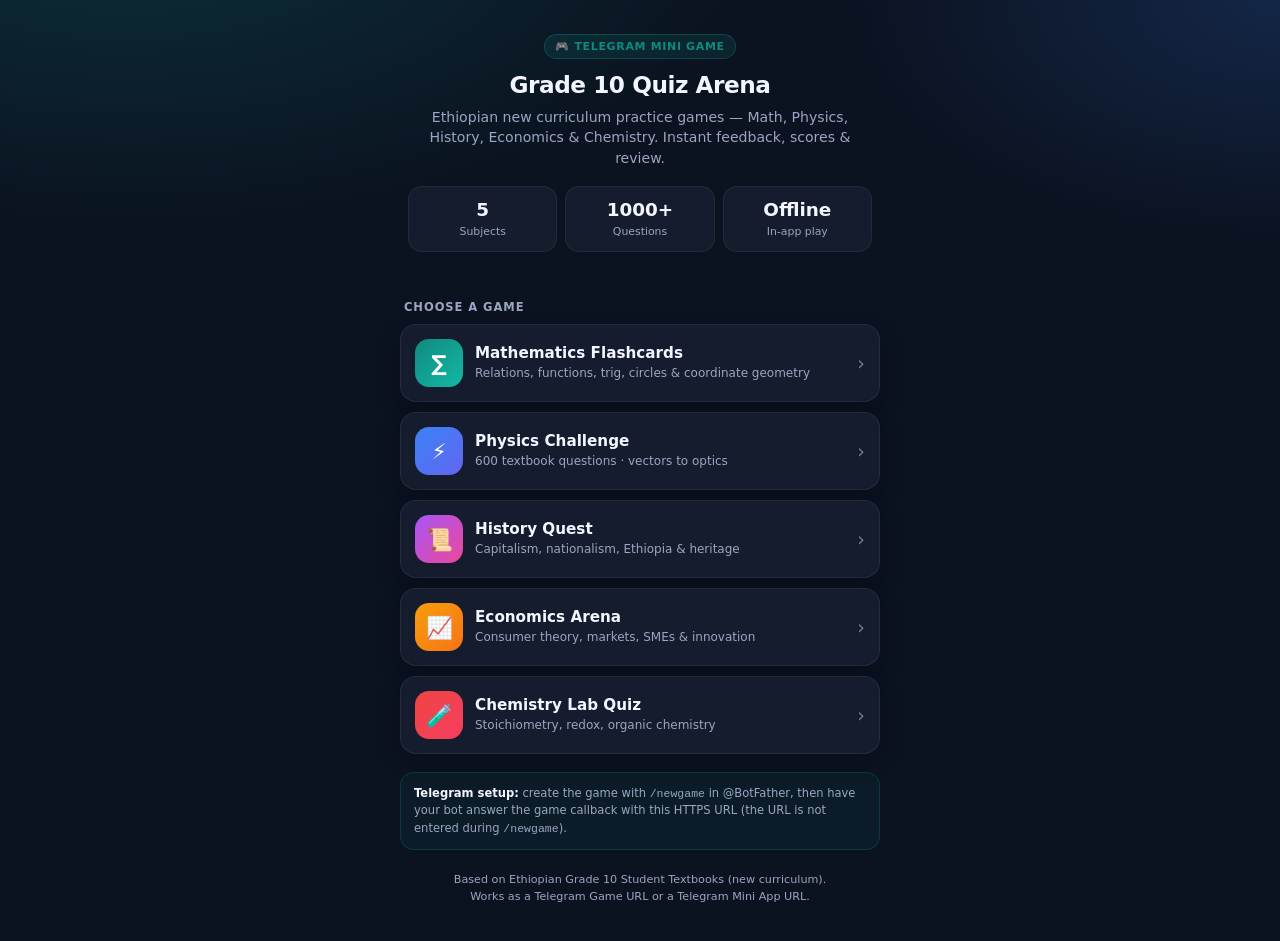
<file: telegram-quiz-game/index.html>
<!DOCTYPE html>
<html lang="en">
<head>
  <meta charset="UTF-8" />
  <meta name="viewport" content="width=device-width, initial-scale=1, maximum-scale=1, user-scalable=no, viewport-fit=cover" />
  <meta name="theme-color" content="#0f8a7e" />
  <title>Grade 10 Quiz Arena — Telegram Mini App</title>
  <script src="https://telegram.org/js/telegram-web-app.js"></script>
  <style>
    :root {
      --bg: var(--tg-theme-bg-color, #0b1220);
      --card: var(--tg-theme-secondary-bg-color, #141c2e);
      --text: var(--tg-theme-text-color, #f3f6ff);
      --hint: var(--tg-theme-hint-color, #9aa6c2);
      --btn: var(--tg-theme-button-color, #0f8a7e);
      --btn-text: var(--tg-theme-button-text-color, #ffffff);
      --accent: #0f8a7e;
      --accent-2: #3b82f6;
      --accent-3: #a855f7;
      --accent-4: #f59e0b;
      --accent-5: #ef4444;
    }
    * { box-sizing: border-box; }
    html, body {
      margin: 0; padding: 0; min-height: 100%;
      background: var(--bg); color: var(--text);
      font-family: system-ui, -apple-system, "Segoe UI", Roboto, Helvetica, Arial, sans-serif;
      -webkit-tap-highlight-color: transparent;
    }
    body {
      padding: 16px 14px calc(24px + env(safe-area-inset-bottom));
      background:
        radial-gradient(1200px 600px at 10% -10%, rgba(15,138,126,.25), transparent 55%),
        radial-gradient(900px 500px at 100% 0%, rgba(59,130,246,.18), transparent 50%),
        var(--bg);
    }
    .wrap { max-width: 480px; margin: 0 auto; }
    .hero {
      text-align: center; padding: 18px 8px 22px;
    }
    .badge {
      display: inline-flex; align-items: center; gap: 6px;
      font-size: 11px; font-weight: 700; letter-spacing: .06em; text-transform: uppercase;
      color: var(--accent); background: rgba(15,138,126,.15);
      border: 1px solid rgba(15,138,126,.35); border-radius: 999px;
      padding: 5px 10px; margin-bottom: 12px;
    }
    h1 {
      margin: 0 0 8px; font-size: 1.45rem; line-height: 1.2; font-weight: 800;
      letter-spacing: -0.02em;
    }
    .sub {
      margin: 0; color: var(--hint); font-size: .88rem; line-height: 1.45;
    }
    .stats {
      display: grid; grid-template-columns: repeat(3, 1fr); gap: 8px;
      margin: 18px 0 8px;
    }
    .stat {
      background: var(--card); border: 1px solid rgba(255,255,255,.06);
      border-radius: 14px; padding: 12px 8px; text-align: center;
    }
    .stat b { display: block; font-size: 1.15rem; font-weight: 800; }
    .stat span { font-size: .68rem; color: var(--hint); }
    .section-title {
      font-size: .72rem; font-weight: 800; letter-spacing: .08em; text-transform: uppercase;
      color: var(--hint); margin: 18px 4px 10px;
    }
    .games { display: flex; flex-direction: column; gap: 10px; }
    .game {
      display: flex; align-items: center; gap: 12px; width: 100%;
      text-align: left; text-decoration: none; color: inherit;
      background: var(--card); border: 1px solid rgba(255,255,255,.07);
      border-radius: 16px; padding: 14px 14px; cursor: pointer;
      box-shadow: 0 8px 24px rgba(0,0,0,.18);
      transition: transform .12s ease, border-color .12s ease;
    }
    .game:active { transform: scale(.985); }
    .icon {
      flex: none; width: 48px; height: 48px; border-radius: 14px;
      display: flex; align-items: center; justify-content: center;
      font-size: 1.35rem; font-weight: 800; color: #fff;
    }
    .icon.math { background: linear-gradient(135deg, #0f8a7e, #14b8a6); }
    .icon.physics { background: linear-gradient(135deg, #3b82f6, #6366f1); }
    .icon.history { background: linear-gradient(135deg, #a855f7, #ec4899); }
    .icon.econ { background: linear-gradient(135deg, #f59e0b, #f97316); }
    .icon.chem { background: linear-gradient(135deg, #ef4444, #f43f5e); }
    .info { flex: 1; min-width: 0; }
    .info h2 { margin: 0 0 3px; font-size: .95rem; font-weight: 750; }
    .info p { margin: 0; font-size: .75rem; color: var(--hint); line-height: 1.35; }
    .chevron { color: var(--hint); font-size: 1.2rem; opacity: .7; }
    .foot {
      margin-top: 22px; text-align: center; font-size: .7rem; color: var(--hint); line-height: 1.5;
    }
    .play-all {
      display: block; width: 100%; margin-top: 14px;
      background: var(--btn); color: var(--btn-text); border: none;
      border-radius: 14px; padding: 14px 16px; font-weight: 800; font-size: .95rem;
      cursor: pointer;
    }
  </style>
</head>
<body>
  <div class="wrap">
    <header class="hero">
      <div class="badge">🎮 Telegram Mini Game</div>
      <h1>Grade 10 Quiz Arena</h1>
      <p class="sub">Ethiopian new curriculum practice games — Math, Physics, History, Economics &amp; Chemistry. Instant feedback, scores &amp; review.</p>
      <div class="stats">
        <div class="stat"><b>5</b><span>Subjects</span></div>
        <div class="stat"><b>1000+</b><span>Questions</span></div>
        <div class="stat"><b>Offline</b><span>In-app play</span></div>
      </div>
    </header>

    <div class="section-title">Choose a game</div>
    <div class="games">
      <a class="game" href="math.html">
        <div class="icon math">∑</div>
        <div class="info">
          <h2>Mathematics Flashcards</h2>
          <p>Relations, functions, trig, circles &amp; coordinate geometry</p>
        </div>
        <div class="chevron">›</div>
      </a>
      <a class="game" href="physics.html">
        <div class="icon physics">⚡</div>
        <div class="info">
          <h2>Physics Challenge</h2>
          <p>600 textbook questions · vectors to optics</p>
        </div>
        <div class="chevron">›</div>
      </a>
      <a class="game" href="history.html">
        <div class="icon history">📜</div>
        <div class="info">
          <h2>History Quest</h2>
          <p>Capitalism, nationalism, Ethiopia &amp; heritage</p>
        </div>
        <div class="chevron">›</div>
      </a>
      <a class="game" href="economics.html">
        <div class="icon econ">📈</div>
        <div class="info">
          <h2>Economics Arena</h2>
          <p>Consumer theory, markets, SMEs &amp; innovation</p>
        </div>
        <div class="chevron">›</div>
      </a>
      <a class="game" href="chemistry.html">
        <div class="icon chem">🧪</div>
        <div class="info">
          <h2>Chemistry Lab Quiz</h2>
          <p>Stoichiometry, redox, organic chemistry</p>
        </div>
        <div class="chevron">›</div>
      </a>
    </div>

    <div style="margin-top:18px;padding:12px 13px;border:1px solid rgba(15,138,126,.28);border-radius:14px;background:rgba(15,138,126,.08);font-size:.72rem;line-height:1.5;color:var(--hint);">
      <strong style="color:var(--text);">Telegram setup:</strong> create the game with <code>/newgame</code> in @BotFather, then have your bot answer the game callback with this HTTPS URL (the URL is not entered during <code>/newgame</code>).
    </div>
    <p class="foot">
      Based on Ethiopian Grade 10 Student Textbooks (new curriculum).<br>
      Works as a Telegram Game URL or a Telegram Mini App URL.
    </p>
  </div>
  <script>
    (function () {
      try {
        var tg = window.Telegram && window.Telegram.WebApp;
        if (tg) {
          tg.ready();
          tg.expand();
          if (tg.setHeaderColor) tg.setHeaderColor('secondary_bg_color');
          if (tg.setBackgroundColor) tg.setBackgroundColor('bg_color');
        }
      } catch (e) {}
    })();
  </script>
</body>
</html>
</file>
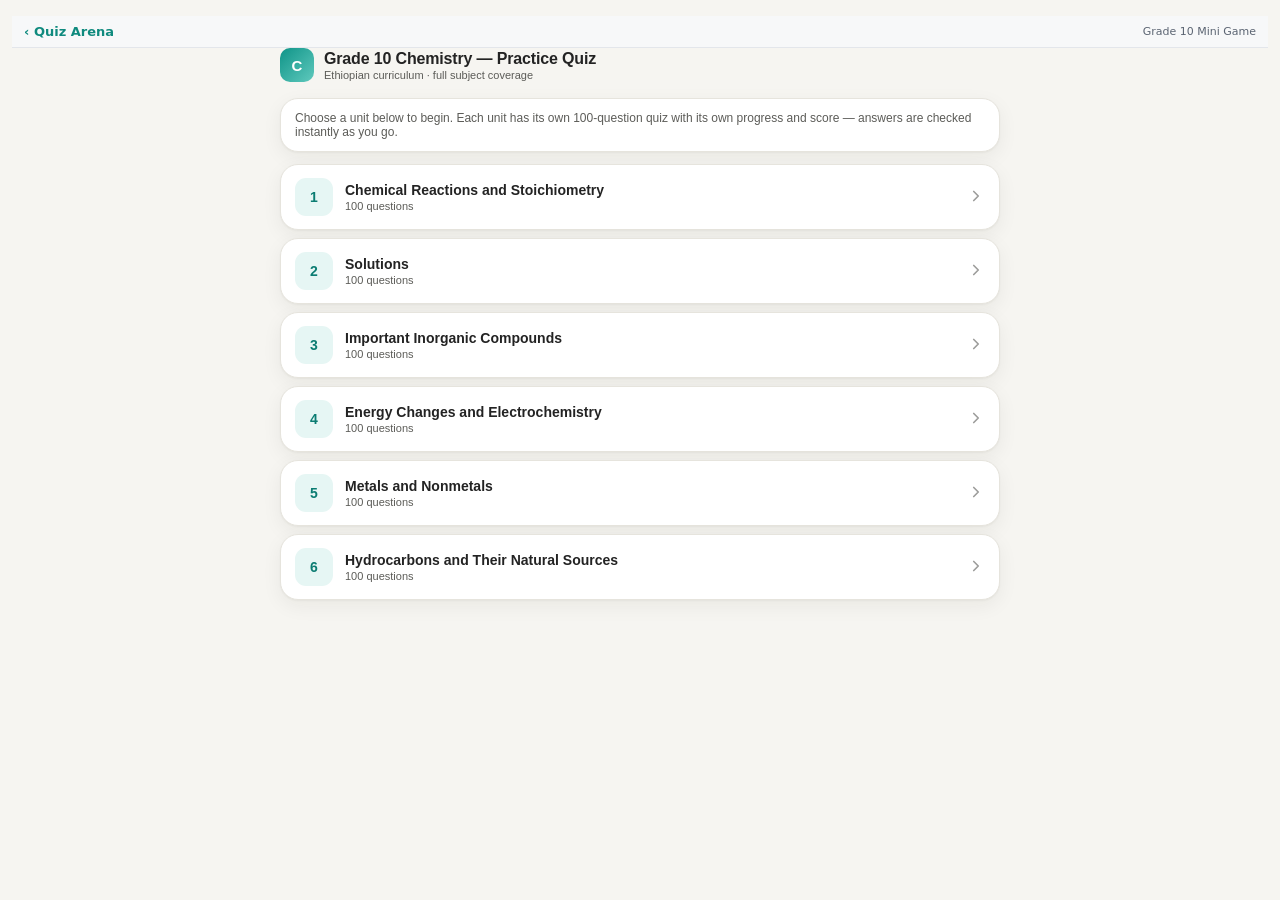
<file: telegram-quiz-game/chemistry.html>
<!DOCTYPE html>
<html lang="en">
<head>
<meta charset="UTF-8">
<meta name="viewport" content="width=device-width, initial-scale=1.0">
<title>Grade 10 Chemistry — Full Subject Quiz</title>
<style>
  :root{
    --teal:#0f9488;
    --teal-dark:#0b7c72;
    --teal-light:#e6f6f4;
    --red:#dc4c4c;
    --red-light:#fdecec;
    --bg:#f6f5f1;
    --card:#ffffff;
    --ink:#232323;
    --ink-soft:#5c5c58;
    --line:#e6e4dd;
    --shadow: 0 1px 2px rgba(30,30,25,0.04), 0 6px 20px rgba(30,30,25,0.06);
    --radius:18px;
  }
  *{box-sizing:border-box;}
  html,body{margin:0;padding:0;}
  body{
    background:var(--bg);
    color:var(--ink);
    font-family:-apple-system,BlinkMacSystemFont,"Segoe UI",Roboto,Helvetica,Arial,sans-serif;
    min-height:100vh;
    font-size:14px;
    padding:16px 12px 48px;
  }
  .wrap{max-width:720px;margin:0 auto;}

  /* ---------- header ---------- */
  .app-header{
    display:flex;align-items:center;gap:10px;margin-bottom:16px;
  }
  .app-header .logo{
    width:34px;height:34px;border-radius:10px;
    background:linear-gradient(135deg,var(--teal),#5fc9bd);
    display:flex;align-items:center;justify-content:center;
    color:#fff;font-weight:700;font-size:15px;flex:none;
  }
  .app-header h1{font-size:16px;margin:0;font-weight:650;letter-spacing:-0.01em;}
  .app-header .sub{font-size:11px;color:var(--ink-soft);margin-top:1px;}

  /* ---------- landing ---------- */
  .unit-list{display:flex;flex-direction:column;gap:8px;}
  .unit-card{
    background:var(--card);
    border:1px solid var(--line);
    border-radius:var(--radius);
    padding:13px 14px;
    display:flex;align-items:center;gap:12px;
    cursor:pointer;
    box-shadow:var(--shadow);
    transition:transform .12s ease, box-shadow .12s ease;
    text-align:left;
  }
  .unit-card:hover{transform:translateY(-1px);box-shadow:0 2px 4px rgba(30,30,25,0.06),0 10px 26px rgba(30,30,25,0.09);}
  .unit-num{
    flex:none;width:38px;height:38px;border-radius:11px;
    background:var(--teal-light);color:var(--teal-dark);
    display:flex;align-items:center;justify-content:center;
    font-weight:700;font-size:14px;
  }
  .unit-info{flex:1;min-width:0;}
  .unit-info .t{font-weight:620;font-size:14px;color:var(--ink);}
  .unit-info .m{font-size:11px;color:var(--ink-soft);margin-top:2px;}
  .unit-chevron{flex:none;color:var(--ink-soft);opacity:.6;}
  .unit-progress-pill{
    flex:none;font-size:10px;font-weight:600;color:var(--teal-dark);
    background:var(--teal-light);padding:3px 7px;border-radius:999px;
    display:none;
  }
  .unit-progress-pill.show{display:inline-block;}

  .intro-note{
    background:var(--card);border:1px solid var(--line);border-radius:var(--radius);
    padding:12px 14px;margin-bottom:12px;font-size:12px;color:var(--ink-soft);box-shadow:var(--shadow);
  }

  /* ---------- quiz screen ---------- */
  .hidden{display:none !important;}
  .quiz-top{display:flex;align-items:center;gap:10px;margin-bottom:12px;}
  .back-btn{
    background:none;border:none;color:var(--ink-soft);font-size:12px;
    cursor:pointer;display:flex;align-items:center;gap:5px;padding:6px 2px;font-weight:560;
  }
  .back-btn:hover{color:var(--ink);}
  .quiz-unit-title{font-size:12px;font-weight:640;color:var(--ink);flex:1;text-align:right;}

  .progress-block{margin-bottom:12px;}
  .progress-labels{
    display:flex;justify-content:space-between;font-size:11px;color:var(--ink-soft);margin-bottom:5px;font-weight:560;
  }
  .progress-bar-track{
    height:6px;background:var(--line);border-radius:999px;overflow:hidden;
  }
  .progress-bar-fill{
    height:100%;background:linear-gradient(90deg,var(--teal),#4bbdae);border-radius:999px;
    transition:width .25s ease;
  }

  .q-card{
    background:var(--card);border:1px solid var(--line);border-radius:var(--radius);
    padding:18px 18px 16px;box-shadow:var(--shadow);
  }
  .q-type-tag{
    display:inline-block;font-size:9px;font-weight:700;letter-spacing:.04em;text-transform:uppercase;
    color:var(--teal-dark);background:var(--teal-light);padding:3px 7px;border-radius:6px;margin-bottom:8px;
  }
  .q-text{font-size:14px;line-height:1.4;font-weight:560;margin:0 0 14px;color:var(--ink);}

  .options{display:flex;flex-direction:column;gap:7px;}
  .option{
    display:flex;align-items:center;gap:12px;
    border:1.5px solid var(--line);border-radius:13px;
    padding:9px 11px;cursor:pointer;background:#fff;
    font-size:12.5px;line-height:1.35;color:var(--ink);
    transition:border-color .12s ease, background .12s ease;
  }
  .option:hover{border-color:#bcd9d5;background:#fbfefd;}
  .option.selected{border-color:var(--teal);background:var(--teal-light);}
  .option.correct-answer{border-color:var(--teal);background:var(--teal-light);}
  .option.wrong-answer{border-color:var(--red);background:var(--red-light);}
  .option.disabled{cursor:default;}
  .opt-badge{
    flex:none;width:24px;height:24px;border-radius:50%;
    border:1.5px solid var(--line);display:flex;align-items:center;justify-content:center;
    font-size:11px;font-weight:700;color:var(--ink-soft);background:#fff;
  }
  .option.selected .opt-badge{border-color:var(--teal);color:var(--teal-dark);background:#fff;}
  .option.correct-answer .opt-badge{border-color:var(--teal);color:#fff;background:var(--teal);}
  .option.wrong-answer .opt-badge{border-color:var(--red);color:#fff;background:var(--red);}
  .opt-text{flex:1;}

  .fib-row{display:flex;gap:10px;}
  .fib-input{
    flex:1;border:1.5px solid var(--line);border-radius:11px;padding:9px 11px;
    font-size:12.5px;font-family:inherit;color:var(--ink);
  }
  .fib-input:focus{outline:none;border-color:var(--teal);}
  .fib-check-btn{
    flex:none;background:var(--teal);color:#fff;border:none;border-radius:13px;
    padding:0 14px;font-size:12px;font-weight:620;cursor:pointer;
  }
  .fib-check-btn:disabled{opacity:.45;cursor:default;}
  .fib-check-btn:hover:not(:disabled){background:var(--teal-dark);}

  .feedback-banner{
    margin-top:12px;border-radius:11px;padding:10px 12px;
    display:flex;align-items:flex-start;gap:8px;font-size:12px;line-height:1.4;
  }
  .feedback-banner.correct{background:var(--teal-light);color:#0b5f57;}
  .feedback-banner.incorrect{background:var(--red-light);color:#8a2b2b;}
  .feedback-banner svg{flex:none;margin-top:1px;}
  .feedback-banner .fb-title{font-weight:700;margin-bottom:2px;}
  .feedback-banner .fb-correct-answer{font-weight:600;margin-top:3px;}

  .nav-row{
    position:sticky;bottom:0;z-index:5;display:flex;justify-content:space-between;align-items:center;
    margin:10px -2px 0;padding:8px 2px calc(8px + env(safe-area-inset-bottom));
    background:rgba(246,245,241,.96);border-top:1px solid var(--line);box-shadow:0 -5px 14px rgba(30,30,25,.06);
  }
  .prev-btn{
    background:none;border:none;color:var(--ink-soft);font-size:12px;font-weight:600;cursor:pointer;padding:8px 4px;
  }
  .prev-btn:hover:not(:disabled){color:var(--ink);}
  .prev-btn:disabled{opacity:0;pointer-events:none;}
  .next-btn{
    background:var(--teal);color:#fff;border:none;border-radius:12px;
    padding:9px 17px;font-size:12px;font-weight:640;cursor:pointer;
  }
  .next-btn:hover:not(:disabled){background:var(--teal-dark);}
  .next-btn:disabled{opacity:.4;cursor:default;}

  /* ---------- summary screen ---------- */
  .summary-card{
    background:var(--card);border:1px solid var(--line);border-radius:var(--radius);
    padding:34px 26px 28px;box-shadow:var(--shadow);text-align:center;
  }
  .summary-card h2{font-size:19px;margin:2px 0 22px;font-weight:660;}
  .orb-wrap{position:relative;width:168px;height:168px;margin:0 auto 20px;}
  .orb-wrap svg{transform:rotate(-90deg);}
  .orb-center{
    position:absolute;inset:0;display:flex;flex-direction:column;align-items:center;justify-content:center;
  }
  .orb-pct{font-size:30px;font-weight:750;color:var(--ink);}
  .orb-frac{font-size:12.5px;color:var(--ink-soft);margin-top:2px;}
  .summary-msg{font-size:13.5px;color:var(--ink-soft);margin-bottom:22px;}
  .summary-actions{display:flex;gap:10px;justify-content:center;flex-wrap:wrap;margin-bottom:6px;}
  .btn-solid{
    background:var(--teal);color:#fff;border:none;border-radius:12px;padding:11px 20px;
    font-size:13.5px;font-weight:640;cursor:pointer;
  }
  .btn-solid:hover{background:var(--teal-dark);}
  .btn-outline{
    background:#fff;color:var(--ink);border:1.5px solid var(--line);border-radius:12px;padding:11px 20px;
    font-size:13.5px;font-weight:620;cursor:pointer;
  }
  .btn-outline:hover{border-color:#c9c7bd;}

  .review-section{margin-top:26px;text-align:left;}
  .review-section h3{font-size:14.5px;font-weight:660;margin:0 0 12px;}
  .review-item{
    border:1px solid var(--line);border-radius:13px;padding:14px 16px;margin-bottom:10px;background:#fdfdfb;
  }
  .review-q{font-size:13.5px;font-weight:600;margin-bottom:8px;color:var(--ink);}
  .review-row{font-size:12.5px;margin-bottom:3px;line-height:1.5;}
  .review-row .lab{font-weight:650;}
  .review-your{color:#8a2b2b;}
  .review-correct{color:#0b5f57;}
  .review-explain{font-size:12.5px;color:var(--ink-soft);margin-top:6px;line-height:1.5;}
  .no-missed{font-size:13.5px;color:var(--ink-soft);text-align:center;padding:10px 0 0;}

  button:focus-visible,.unit-card:focus-visible,.option:focus-visible,.fib-input:focus-visible{
    outline:3px solid rgba(15,148,136,.35);outline-offset:2px;
  }

  @media (max-width:480px){
    body{padding:12px 8px 38px;}
    .q-card{padding:15px 12px 13px;}
    .summary-card{padding:22px 12px 18px;}
    .quiz-unit-title{max-width:62%;}
  }
</style>

<script src="https://telegram.org/js/telegram-web-app.js"></script>
<script>
(function(){
  try {
    var tg = window.Telegram && window.Telegram.WebApp;
    if (!tg) return;
    tg.ready();
    tg.expand();
  } catch (e) {}
})();
</script>
</head>
<body>
<div id="arena-back" style="position:sticky;top:0;z-index:50;background:rgba(247,248,250,.96);border-bottom:1px solid #e3e6eb;padding:8px 12px;display:flex;align-items:center;gap:8px;">
  <a href="index.html" style="text-decoration:none;color:#0f8a7e;font-weight:700;font-size:13px;font-family:system-ui,-apple-system,sans-serif;">‹ Quiz Arena</a>
  <span style="flex:1"></span>
  <span style="font-size:11px;color:#5b6472;font-family:system-ui,-apple-system,sans-serif;">Grade 10 Mini Game</span>
</div>

<div class="wrap">

  <div class="app-header">
    <div class="logo">C</div>
    <div>
      <h1>Grade 10 Chemistry — Practice Quiz</h1>
      <div class="sub">Ethiopian curriculum · full subject coverage</div>
    </div>
  </div>

  <!-- LANDING SCREEN -->
  <div id="screen-landing">
    <div class="intro-note">Choose a unit below to begin. Each unit has its own 100-question quiz with its own progress and score — answers are checked instantly as you go.</div>
    <div class="unit-list" id="unit-list"></div>
  </div>

  <!-- QUIZ SCREEN -->
  <div id="screen-quiz" class="hidden">
    <div class="quiz-top">
      <button class="back-btn" id="back-to-units-1">
        <svg width="15" height="15" viewBox="0 0 24 24" fill="none" stroke="currentColor" stroke-width="2.4" stroke-linecap="round" stroke-linejoin="round"><path d="M15 18l-6-6 6-6"/></svg>
        Units
      </button>
      <div class="quiz-unit-title" id="quiz-unit-title"></div>
    </div>

    <div class="progress-block">
      <div class="progress-labels">
        <span id="progress-label"></span>
        <span id="progress-pct"></span>
      </div>
      <div class="progress-bar-track"><div class="progress-bar-fill" id="progress-fill" style="width:0%"></div></div>
    </div>

    <div class="q-card">
      <div class="q-type-tag" id="q-type-tag"></div>
      <p class="q-text" id="q-text"></p>
      <div class="options" id="options-container"></div>
      <div id="fib-container"></div>
      <div id="feedback-container"></div>
    </div>

    <div class="nav-row">
      <button class="prev-btn" id="prev-btn">Previous</button>
      <button class="next-btn" id="next-btn" disabled>Next</button>
    </div>
  </div>

  <!-- SUMMARY SCREEN -->
  <div id="screen-summary" class="hidden">
    <div class="summary-card">
      <h2 id="summary-title"></h2>
      <div class="orb-wrap">
        <svg width="168" height="168" viewBox="0 0 168 168">
          <circle cx="84" cy="84" r="72" fill="none" stroke="#e6e4dd" stroke-width="14"/>
          <circle id="orb-arc" cx="84" cy="84" r="72" fill="none" stroke="#0f9488" stroke-width="14" stroke-linecap="round" stroke-dasharray="452.16" stroke-dashoffset="452.16"/>
        </svg>
        <div class="orb-center">
          <div class="orb-pct" id="orb-pct">0%</div>
          <div class="orb-frac" id="orb-frac">0 / 0</div>
        </div>
      </div>
      <div class="summary-msg" id="summary-msg"></div>
      <div class="summary-actions">
        <button class="btn-solid" id="restart-unit-btn">Restart this unit</button>
        <button class="btn-outline" id="back-to-units-2">Back to units</button>
      </div>
      <div class="review-section" id="review-section">
        <h3>Missed questions</h3>
        <div id="review-list"></div>
      </div>
    </div>
  </div>

</div>

<script type="application/json" id="quiz-data">
{"units":[{"unit_number":1,"title":"Chemical Reactions and Stoichiometry","questions":[{"type":"mc","q":"A physical change does not involve the formation of a new substance with a new chemical composition.","opts":["True","False"],"correct":0,"explain":"The text defines a physical change as one that does not involve formation of a new substance with a new chemical composition."},{"type":"mc","q":"Chemical changes occur due to chemical reactions between substances.","opts":["True","False"],"correct":0,"explain":"The text states chemical changes occur due to chemical reactions between substances."},{"type":"mc","q":"In a chemical equation, reactants are written on the right side and products on the left side.","opts":["True","False"],"correct":1,"explain":"The text states reactants are written on the left side and products on the right side of the equation."},{"type":"mc","q":"According to the Law of Conservation of Mass, atoms are neither created nor destroyed during a chemical reaction.","opts":["True","False"],"correct":0,"explain":"The text states that according to the Law of Conservation of Mass, atoms are neither created nor destroyed during a chemical reaction."},{"type":"mc","q":"The inspection method of balancing equations is also known as the trial and error method.","opts":["True","False"],"correct":0,"explain":"The text states the inspection method is also known as a trial and error method or hit and trial method."},{"type":"mc","q":"A combination reaction is also known as a synthesis or composition reaction.","opts":["True","False"],"correct":0,"explain":"The text states such a combination reaction is also known as synthesis or composition reaction."},{"type":"mc","q":"Decomposition reactions are always carried out using electricity only.","opts":["True","False"],"correct":1,"explain":"The text states decomposition can be carried out using heat, light, electricity, or a catalyst, but most are carried out using heat."},{"type":"mc","q":"A double displacement reaction is also known as a metathesis reaction.","opts":["True","False"],"correct":0,"explain":"The text states a double displacement reaction is also known as double replacement reaction or metathesis."},{"type":"mc","q":"Oxidation is defined as the loss of one or more electrons by an atom.","opts":["True","False"],"correct":0,"explain":"The text defines oxidation as the loss of one or more electrons by an atom."},{"type":"mc","q":"The oxidation state of an uncombined element is always +1.","opts":["True","False"],"correct":1,"explain":"Rule 1 states the oxidation state of an uncombined element is zero, not +1."},{"type":"mc","q":"The oxidation number of oxygen in peroxides is -1.","opts":["True","False"],"correct":0,"explain":"The text states the oxidation number of oxygen in peroxides is -1, e.g. Na2O2."},{"type":"mc","q":"The oxidation number of hydrogen in metal hydrides like NaH is -1.","opts":["True","False"],"correct":0,"explain":"The text states hydrogen's oxidation number is +1 except in metal hydrides such as NaH, CaH2, and AlH3, where it is -1."},{"type":"mc","q":"The reducing agent is the substance that gains electrons in a redox reaction.","opts":["True","False"],"correct":1,"explain":"The text states the reducing agent loses electrons and causes reduction; the oxidizing agent gains electrons."},{"type":"mc","q":"Neutralization and double displacement reactions are examples of non-redox reactions.","opts":["True","False"],"correct":0,"explain":"The text explicitly lists neutralization and double displacement reactions as examples of non-redox reactions."},{"type":"mc","q":"Molecular mass is the sum of masses of all the atoms present in a molecule.","opts":["True","False"],"correct":0,"explain":"The text defines molecular mass as the sum of masses of all atoms present in a molecule."},{"type":"mc","q":"A mole of any substance contains 6.02 x 10^23 units of the substance.","opts":["True","False"],"correct":0,"explain":"The text states a mole of any substance equals 6.02x10^23 units of the substance (Avogadro's number)."},{"type":"mc","q":"Empirical formula gives the exact number of atoms of each element present in a molecule.","opts":["True","False"],"correct":1,"explain":"The text states the molecular formula (not the empirical formula) gives the exact number of atoms; the empirical formula gives only the smallest whole-number ratio."},{"type":"mc","q":"The molecular formula of glucose is C6H12O6 while its empirical formula is CH2O.","opts":["True","False"],"correct":0,"explain":"The text's Example 1.21 gives glucose's empirical formula as CH2O and molecular formula as C6H12O6."},{"type":"mc","q":"One mole of any gas occupies 22.4 liters at STP.","opts":["True","False"],"correct":0,"explain":"The text states that at STP, one mole of any gas occupies 22.4 liters, known as the molar volume at STP."},{"type":"mc","q":"The reactant that gives the lower yield of product is called the excess reactant.","opts":["True","False"],"correct":1,"explain":"The text states the reactant that gives lower yield is the limiting reactant, not the excess reactant."},{"type":"mc","q":"The theoretical yield is usually greater than or equal to the actual yield of a reaction.","opts":["True","False"],"correct":0,"explain":"The text states the actual yield is usually less than the theoretical yield."},{"type":"mc","q":"Percentage yield is the ratio of theoretical yield to actual yield multiplied by 100.","opts":["True","False"],"correct":1,"explain":"The text defines percentage yield as the ratio of actual yield to theoretical yield multiplied by 100, the reverse of this statement."},{"type":"mc","q":"Copper cannot displace hydrogen from dilute hydrochloric acid.","opts":["True","False"],"correct":0,"explain":"The text states zinc displaces hydrogen from HCl but copper metal cannot do so."},{"type":"mc","q":"Concentrated nitric acid reacts with copper to produce hydrogen gas.","opts":["True","False"],"correct":1,"explain":"The text states concentrated HNO3 reacts with copper to produce nitrogen dioxide gas (NO2), not hydrogen, because it is an oxidizing acid."},{"type":"mc","q":"Elements such as hydrogen, nitrogen, oxygen, fluorine, chlorine, bromine and iodine exist as diatomic molecules.","opts":["True","False"],"correct":0,"explain":"The text lists hydrogen, nitrogen, oxygen, fluorine, chlorine, bromine, and iodine as elements that exist as diatomic molecules."},{"type":"mc","q":"The oxidation number rules state that group IA elements always have +1 oxidation state in their compounds.","opts":["True","False"],"correct":0,"explain":"Rule 7 in the text states elements of group IA have +1 oxidation states in all their compounds."},{"type":"mc","q":"Stoichiometric calculations are performed on unbalanced chemical equations.","opts":["True","False"],"correct":1,"explain":"The text states that stoichiometric calculations are done for balanced chemical equations."},{"type":"mc","q":"In the reaction Zn + CuSO4 -> ZnSO4 + Cu, zinc is oxidized and copper is reduced.","opts":["True","False"],"correct":0,"explain":"The text's example shows Zn is oxidized (loses electrons) and Cu2+ is reduced (gains electrons) in this reaction."},{"type":"mc","q":"Formula mass is used mostly for ionic compounds.","opts":["True","False"],"correct":0,"explain":"The text states that formula mass (FM) is used mostly for ionic compounds."},{"type":"mc","q":"A borane with empirical formula BH3 and molecular mass 28 amu has the molecular formula B2H6.","opts":["True","False"],"correct":0,"explain":"The text's exercise example concerns a borane with empirical formula BH3 and molecular mass 28 amu, consistent with molecular formula B2H6 (28/13.84\u22482)."},{"type":"mc","q":"What is the quantitative study of reactants and products in a chemical reaction called?","opts":["Reaction's stoichiometry","Chemical kinetics","Reaction mechanism","Chemical equilibrium"],"correct":0,"explain":"The text defines the quantitative study of reactants and products in a chemical reaction as reaction's stoichiometry."},{"type":"mc","q":"Which symbol is placed between reactants and products in a chemical equation to indicate transformation?","opts":["An equal sign (=)","An arrow (\u2192)","A plus sign (+)","A colon (:)"],"correct":1,"explain":"The text states an arrow (\u2192) is placed between the two sides to indicate transformation of reactants into products."},{"type":"mc","q":"In the balancing method that uses total valency and LCM, what is the LCM of the total valencies used for?","opts":["To find the molar mass","To determine the coefficients by dividing LCM by each total valency","To calculate percent yield","To find the empirical formula"],"correct":1,"explain":"The text explains that dividing the LCM by each total valency number gives the coefficients for the balanced equation."},{"type":"mc","q":"In the algebraic method of balancing N2 + H2 -> NH3, what value is assigned to the smallest coefficient 'a' to begin solving?","opts":["0","1","2","3"],"correct":1,"explain":"In the worked example, a is assumed to equal 1 to determine the other coefficients."},{"type":"mc","q":"Which general equation form represents a decomposition reaction?","opts":["A + B \u2192 AB","AB \u2192 A + B","A + BC \u2192 AC + B","AB + CD \u2192 AD + CB"],"correct":1,"explain":"The text gives the general form for decomposition reactions as AB \u2192 A + B."},{"type":"mc","q":"Which of the following correctly represents a single-displacement reaction of a metal with a compound?","opts":["A + B \u2192 AB","AB \u2192 A + B","A + BC \u2192 B + AC","AB + CD \u2192 AD + CB"],"correct":2,"explain":"The text gives the general single-displacement form A + BC \u2192 B + AC when A is a more active metal than B."},{"type":"mc","q":"According to the text, when zinc reacts with copper (II) sulphate solution, what happens?","opts":["No reaction occurs","Zinc displaces copper to form zinc sulphate and copper metal","Copper displaces zinc","Both metals precipitate"],"correct":1,"explain":"The text's example Zn + CuSO4 \u2192 ZnSO4 + Cu shows zinc displacing copper because zinc is more active."},{"type":"mc","q":"Which of the following is an example of a double displacement reaction given in the text?","opts":["2Na + Cl2 \u2192 2NaCl","2HgO \u2192 2Hg + O2","Zn + CuSO4 \u2192 ZnSO4 + Cu","AgNO3 + NaCl \u2192 AgCl + NaNO3"],"correct":3,"explain":"The text gives AgNO3 + NaCl \u2192 AgCl + NaNO3 as an example of a double displacement (metathesis) reaction."},{"type":"mc","q":"In the reaction Cu0 + 2Ag+ \u2192 Cu2+ + 2Ag0, what happens to copper?","opts":["It is reduced","It is oxidized, increasing oxidation number from 0 to +2","It remains unchanged","It acts as an oxidizing agent"],"correct":1,"explain":"The text states that the oxidation number of copper increases from 0 to +2, so copper is oxidized."},{"type":"mc","q":"According to Rule 3 of oxidation number rules, what is the oxidation number of oxygen in a superoxide such as KO2?","opts":["-2","-1","-1/2","+2"],"correct":2,"explain":"The text states the oxidation number of oxygen in superoxides is -1/2, with KO2 given as the example."},{"type":"mc","q":"What is the oxidation number of oxygen in oxygen difluoride, OF2, according to the text?","opts":["-2","-1","0","+2"],"correct":3,"explain":"The text states the oxidation number of oxygen in oxygen difluoride is +2."},{"type":"mc","q":"What is the oxidation number of nitrogen in HNO3, as calculated in the text's Example 1.11?","opts":["+3","+5","-3","+1"],"correct":1,"explain":"The text's worked example calculates the oxidation number of nitrogen in HNO3 as +5."},{"type":"mc","q":"What is the oxidation number of chromium in the dichromate ion, Cr2O7^2-, according to the text?","opts":["+3","+6","+7","+2"],"correct":1,"explain":"The text's Example 1.11 calculates the oxidation number of Cr in Cr2O72- as +6."},{"type":"mc","q":"What is the oxidation number of manganese in MnO4-, according to the text's worked example?","opts":["+2","+4","+6","+7"],"correct":3,"explain":"The text calculates the oxidation number of Mn in MnO4- as +7."},{"type":"mc","q":"What is the oxidation number of phosphorus in Ca(H2PO4)2, according to the text's worked example?","opts":["+3","+5","+4","-3"],"correct":1,"explain":"The text's worked example calculates the oxidation number of P in Ca(H2PO4)2 as +5."},{"type":"mc","q":"The substance that gives up an electron and causes reduction of another substance is called the:","opts":["Oxidizing agent","Reducing agent","Catalyst","Spectator ion"],"correct":1,"explain":"The text defines the reducing agent as the substance that gives up an electron and causes reduction."},{"type":"mc","q":"Permanganate ion, MnO4-, changes color from purple to colorless in acidic solution because it:","opts":["Acts as a reducing agent and is oxidized","Acts as an oxidizing agent and is reduced to Mn2+","Remains unchanged","Forms a precipitate"],"correct":1,"explain":"The text's example shows MnO4- (purple) being reduced to Mn2+ (colorless), so it acts as the oxidizing agent."},{"type":"mc","q":"In the reaction Mg + 2HCl \u2192 MgCl2 + H2, which species is the oxidizing agent?","opts":["Mg","HCl","MgCl2","H2"],"correct":1,"explain":"The text explains that H is reduced from +1 to 0, so HCl is the oxidizing agent, while Mg is the reducing agent."},{"type":"mc","q":"In the oxidation-number-change method for Fe2O3 + CO \u2192 Fe + CO2, what is the change in oxidation number of carbon?","opts":["From +2 to +4 (increase of 2)","From +4 to +2 (decrease of 2)","From 0 to +2","From +3 to 0"],"correct":0,"explain":"The text states the carbon atom is oxidized from +2 to +4, an increase of 2 in oxidation number."},{"type":"mc","q":"What is the balanced form of the equation Fe2O3 + CO \u2192 Fe + CO2, as derived in the text using the oxidation-number-change method?","opts":["Fe2O3 + CO \u2192 2Fe + CO2","Fe2O3 + 3CO \u2192 2Fe + 3CO2","2Fe2O3 + 3CO \u2192 4Fe + 3CO2","Fe2O3 + 2CO \u2192 2Fe + 2CO2"],"correct":1,"explain":"The text's worked example gives the balanced equation as Fe2O3 + 3CO \u2192 2Fe + 3CO2."},{"type":"mc","q":"Which of the following is given in the text as an example of a non-redox reaction?","opts":["Zn + CuSO4 \u2192 ZnSO4 + Cu","KOH + HNO3 \u2192 KNO3 + H2O","2HgO \u2192 2Hg + O2","Fe2O3 + 3CO \u2192 2Fe + 3CO2"],"correct":1,"explain":"The text lists KOH + HNO3 \u2192 KNO3 + H2O as an example of a non-redox (neutralization) reaction."},{"type":"mc","q":"What is the molecular mass of H2O according to the text's Example 1.17?","opts":["16 amu","17 amu","18 amu","20 amu"],"correct":2,"explain":"The text calculates the molecular mass of H2O as 18 amu (2\u00d71 + 16)."},{"type":"mc","q":"What is the molecular mass of CO2 according to the text's Example 1.17?","opts":["28 amu","32 amu","44 amu","46 amu"],"correct":2,"explain":"The text calculates the molecular mass of CO2 as 44 amu (12 + 2\u00d716)."},{"type":"mc","q":"According to the text, a mole is defined as the amount of substance containing the same number of entities as there are atoms in:","opts":["1 g of hydrogen-1","12 g of carbon-12","16 g of oxygen-16","1 g of carbon-12"],"correct":1,"explain":"The text defines a mole as the amount of substance containing the same number of entities as there are atoms in exactly 12 g of carbon-12."},{"type":"mc","q":"Avogadro's number is named in honor of Amedeo Avogadro, who lived during which period, according to the text?","opts":["1600-1670","1776-1856","1900-1960","1500-1560"],"correct":1,"explain":"The text gives Amedeo Avogadro's dates as 1776-1856."},{"type":"mc","q":"According to the text's Example 1.22, what is the empirical formula of a compound containing 43.6% P and 56.4% O?","opts":["PO2","P2O5","P2O3","PO3"],"correct":1,"explain":"The text's worked example determines the empirical formula of the compound as P2O5."},{"type":"mc","q":"According to the text's Example 1.24, what is the molecular formula of the phosphorus oxide with empirical formula P2O5 and molecular mass 284?","opts":["P2O5","P4O10","P2O10","P4O5"],"correct":1,"explain":"The text calculates n=284/142=2, giving the molecular formula (P2O5)2 = P4O10."},{"type":"mc","q":"According to the text's percent composition formula for H2O2, what is the percent composition of hydrogen?","opts":["94.06%","50%","5.926%","11.85%"],"correct":2,"explain":"The text's worked example calculates %H in H2O2 as 5.926%."},{"type":"mc","q":"What is the molar mass of NaCl according to the text's Example 1.18?","opts":["35.5 g/mol","23 g/mol","58.5 g/mol","40 g/mol"],"correct":2,"explain":"The text calculates the formula mass of NaCl as 58.5 amu (23 + 35.5), which equals the molar mass in grams."},{"type":"mc","q":"In Example 1.26, how many grams of aluminum metal are needed to produce 20.4 g of aluminum oxide?","opts":["20.4 g","10.8 g","27 g","13.6 g"],"correct":1,"explain":"The text's worked example calculates that 10.8 g of aluminum metal is needed to produce 20.4 g of aluminum oxide."},{"type":"mc","q":"According to Example 1.28, how many grams of CaO are needed to react completely with 22.0 g of CO2?","opts":["14 g","22 g","28 g","44 g"],"correct":2,"explain":"The text's worked example calculates that 28 g of CaO is needed to react completely with 22.0 g of CO2."},{"type":"mc","q":"At STP, what volume does the molar volume of any gas occupy, according to the text?","opts":["1 L","11.2 L","22.4 L","24.0 L"],"correct":2,"explain":"The text states that at STP, one mole of any gas occupies 22.4 liters, the molar volume at STP."},{"type":"mc","q":"According to the text's Example 1.30, what volume of oxygen reacts with methane to produce 44.8 L of CO2 at STP?","opts":["22.4 L","44.8 L","89.6 L","112 L"],"correct":2,"explain":"The text's worked example calculates that 89.6 L of oxygen is needed."},{"type":"mc","q":"In Example 1.32, when 0.30 mol Mg reacts with 0.52 mol HCl, which reactant is the limiting reactant?","opts":["Mg","HCl","Both are limiting","Neither, no reaction occurs"],"correct":1,"explain":"The text's worked example determines that HCl is the limiting reactant because it gives the lower yield of H2 (0.26 mol vs 0.30 mol from Mg)."},{"type":"mc","q":"In Example 1.33, what mass of acetic acid is produced when acetaldehyde is the limiting reactant giving 0.454 mol of product?","opts":["13.6 g","27.2 g","54.4 g","60.0 g"],"correct":1,"explain":"The text's worked example calculates the mass of acetic acid (HC2H3O2) produced as 0.454 mol x 60 g/mol = 27.2 g."},{"type":"mc","q":"According to Example 1.34, what is the percentage yield of CaO if 24.8 g CaCO3 gives 13.1 g of actual CaO?","opts":["13.1%","94.2%","100%","56.0%"],"correct":1,"explain":"The text's worked example calculates the percentage yield of CaO as 94.2%."},{"type":"mc","q":"According to the text, which of the following is NOT one of the three methods for balancing chemical equations mentioned?","opts":["Inspection method","Least Common Multiple (LCM) method","Algebraic method","Titration method"],"correct":3,"explain":"The text lists the inspection method, LCM method, and algebraic method as the three balancing methods; titration is not mentioned as a balancing method."},{"type":"mc","q":"Which characteristic symbol above a reaction arrow typically indicates that heat is supplied, as used for decomposition reactions in the text?","opts":["Sigma (\u03a3)","Delta (\u0394)","Pi (\u03c0)","Omega (\u03a9)"],"correct":1,"explain":"The text states that heat energy supplied for decomposition reactions is indicated by a delta (\u0394) symbol above the arrow."},{"type":"mc","q":"According to the text, which type of oxide decomposition example is given for mercury (II) oxide?","opts":["2HgO(s) \u2192 2Hg(l) + O2(g)","HgO(s) \u2192 Hg(s) + O2(g)","2HgO(s) \u2192 Hg2O(s) + O2(g)","HgO(s) + O2(g) \u2192 HgO2(s)"],"correct":0,"explain":"The text gives the decomposition of mercury (II) oxide as 2HgO(s) \u2192 2Hg(l) + O2(g)."},{"type":"mc","q":"What color is sulphur dioxide gas described as in the text's introductory example on chemical reactions?","opts":["Yellow gas with a sweet odour","Colourless gas with a pungent odour","Brown gas with no odour","Green gas with a sharp smell"],"correct":1,"explain":"The text describes sulphur dioxide as a colourless gas with a pungent odour."},{"type":"fib","q":"A _______ is a symbolic representation of a chemical reaction, showing reactants and products with their respective states.","answer":"chemical equation","explain":"The text defines a chemical equation as the symbolic representation of a chemical reaction."},{"type":"fib","q":"The substances that are present before the chemical reaction takes place are called _______.","answer":"reactants","explain":"The text identifies reactants as the substances present before a chemical reaction occurs, written on the left side of the equation."},{"type":"fib","q":"The substances that are formed as a result of the chemical reaction are called _______.","answer":"products","explain":"The text identifies products as the substances formed by the chemical reaction, written on the right of the equation."},{"type":"fib","q":"According to the Law of Conservation of Mass, mass can neither be created nor _______ during an ordinary chemical reaction.","answer":"destroyed","explain":"The text states that according to the Law of Conservation of Mass, matter/mass can neither be created nor destroyed."},{"type":"fib","q":"The method of balancing a chemical equation by adjusting coefficients through trial and error is called the _______ method.","answer":"inspection","explain":"The text names the trial-and-error approach to balancing equations the inspection method."},{"type":"fib","q":"A reaction in which two or more substances combine to form a single new substance is called a _______ reaction.","answer":"combination","explain":"The text defines a combination reaction as one where two or more substances combine to form a new substance."},{"type":"fib","q":"A reaction in which a single compound breaks down into two or more simpler substances is called a _______ reaction.","answer":"decomposition","explain":"The text defines decomposition reactions as those in which a single compound breaks into two or more simpler substances."},{"type":"fib","q":"A reaction in which a more reactive element displaces a less reactive element from its compound is called a _______ reaction.","answer":"single displacement","explain":"The text defines single displacement (replacement) reactions as those where a more reactive element displaces a less reactive one from its compound."},{"type":"fib","q":"In a double displacement reaction, the positive and negative ions of two compounds _______ places.","answer":"exchange","explain":"The text describes double displacement reactions as ones where the ions of two compounds exchange places."},{"type":"fib","q":"The loss of one or more electrons by an atom, ion, or molecule is called _______.","answer":"oxidation","explain":"The text defines oxidation as the loss of electrons by a substance."},{"type":"fib","q":"The gain of one or more electrons by an atom, ion, or molecule is called _______.","answer":"reduction","explain":"The text defines reduction as the gain of electrons by a substance."},{"type":"fib","q":"A number assigned to an atom in a compound that indicates its degree of oxidation or reduction is called its _______ number.","answer":"oxidation","explain":"The text defines the oxidation number as the number assigned to an atom to indicate its degree of oxidation."},{"type":"fib","q":"According to the oxidation number rules, the oxidation number of hydrogen in most compounds is _______.","answer":"+1","explain":"The text states hydrogen has an oxidation number of +1 in most compounds, except in metal hydrides."},{"type":"fib","q":"According to the oxidation number rules, the oxidation number of oxygen in most compounds is _______.","answer":"-2","explain":"The text states oxygen usually has an oxidation number of -2 in its compounds, with exceptions like peroxides and superoxides."},{"type":"fib","q":"The substance that gains electrons and is itself reduced in a redox reaction is called the _______ agent.","answer":"oxidizing","explain":"The text defines the oxidizing agent as the substance that gains electrons and is reduced."},{"type":"fib","q":"The substance that loses electrons and is itself oxidized in a redox reaction is called the _______ agent.","answer":"reducing","explain":"The text defines the reducing agent as the substance that loses electrons and is oxidized."},{"type":"fib","q":"The sum of the atomic masses of all atoms in a molecule, expressed in atomic mass units, is called the _______ mass.","answer":"molecular","explain":"The text defines molecular mass as the sum of the masses of all atoms present in a molecule."},{"type":"fib","q":"The mass of a formula unit of an ionic compound in atomic mass units is called the _______ mass.","answer":"formula","explain":"The text defines formula mass as the mass of a formula unit, used mostly for ionic compounds."},{"type":"fib","q":"The number 6.02 x 10^23 is known as _______ number.","answer":"Avogadro's","explain":"The text names 6.02x10^23 as Avogadro's number."},{"type":"fib","q":"The mass in grams of one mole of a substance is called its _______ mass.","answer":"molar","explain":"The text defines molar mass as the mass in grams of one mole of a substance."},{"type":"fib","q":"A formula that shows the simplest whole-number ratio of atoms of each element in a compound is called the _______ formula.","answer":"empirical","explain":"The text defines the empirical formula as the formula showing the simplest whole-number ratio of atoms in a compound."},{"type":"fib","q":"A formula that shows the exact/actual number of atoms of each element in a molecule is called the _______ formula.","answer":"molecular","explain":"The text defines the molecular formula as the one showing the actual number of atoms of each element present."},{"type":"fib","q":"The percentage by mass of each element present in a compound is called its percent _______.","answer":"composition","explain":"The text defines percent composition as the percentage by mass of each element in a compound."},{"type":"fib","q":"The volume occupied by one mole of any gas at STP, equal to 22.4 L, is called the _______ volume.","answer":"molar","explain":"The text names 22.4 L at STP as the molar volume of a gas."},{"type":"fib","q":"The reactant that is completely consumed first in a reaction, thereby limiting the amount of product formed, is called the _______ reactant.","answer":"limiting","explain":"The text defines the limiting reactant as the reactant that runs out first and limits the amount of product formed."},{"type":"fib","q":"A reactant present in an amount greater than what is needed to react with the limiting reactant is called the _______ reactant.","answer":"excess","explain":"The text defines the excess reactant as the one present in a greater amount than required to react completely with the limiting reactant."},{"type":"fib","q":"The amount of product predicted by stoichiometric calculation from the balanced equation is called the _______ yield.","answer":"theoretical","explain":"The text defines theoretical yield as the amount of product predicted by calculation from the balanced equation."},{"type":"fib","q":"The amount of product actually obtained from a reaction, usually measured in the laboratory, is called the _______ yield.","answer":"actual","explain":"The text defines actual yield as the amount of product obtained in practice, usually less than the theoretical yield."},{"type":"fib","q":"Reactions in which no change occurs in the oxidation number of atoms, such as neutralization, are called _______ reactions.","answer":"non-redox","explain":"The text uses the term non-redox reactions for reactions where oxidation numbers do not change, giving neutralization as an example."},{"type":"fib","q":"The quantitative relationship between reactants and products in a chemical reaction is generally called _______.","answer":"stoichiometry","explain":"The text names the quantitative study of reactants and products in a chemical reaction stoichiometry."}]},{"unit_number":2,"title":"Solutions","questions":[{"type":"mc","q":"A solution is a homogeneous mixture of two or more substances.","opts":["True","False"],"correct":0,"explain":"The text defines a solution as a homogeneous mixture of two or more substances."},{"type":"mc","q":"In a solution, the substance present in the smaller amount is called the solvent.","opts":["True","False"],"correct":1,"explain":"The text defines the solute as the substance present in the smaller amount, and the solvent as the substance present in the larger amount."},{"type":"mc","q":"Water is often called the universal solvent because it dissolves more substances than any other solvent.","opts":["True","False"],"correct":0,"explain":"The text states water is called the universal solvent because it can dissolve a large number of substances."},{"type":"mc","q":"A saturated solution contains the maximum amount of solute that can dissolve in a given amount of solvent at a given temperature.","opts":["True","False"],"correct":0,"explain":"The text defines a saturated solution as one containing the maximum amount of dissolved solute at a given temperature."},{"type":"mc","q":"A supersaturated solution contains less dissolved solute than a saturated solution at the same temperature.","opts":["True","False"],"correct":1,"explain":"The text states a supersaturated solution contains more dissolved solute than a saturated solution can normally hold, not less."},{"type":"mc","q":"Solubility generally increases with increasing temperature for most solid solutes in water.","opts":["True","False"],"correct":0,"explain":"The text states that the solubility of most solid solutes in water increases with increasing temperature."},{"type":"mc","q":"According to Henry's Law, the solubility of a gas in a liquid decreases as the pressure of the gas above the liquid increases.","opts":["True","False"],"correct":1,"explain":"Henry's Law, as given in the text, states that the solubility of a gas increases with increasing pressure of the gas above the liquid."},{"type":"mc","q":"The rate of dissolution of a solid solute increases when the solid is crushed into smaller pieces.","opts":["True","False"],"correct":0,"explain":"The text states that crushing a solid increases its surface area, which increases the rate of dissolution."},{"type":"mc","q":"Stirring a solution generally decreases the rate at which a solute dissolves.","opts":["True","False"],"correct":1,"explain":"The text states that stirring increases the rate of dissolution by bringing fresh solvent into contact with the solute."},{"type":"mc","q":"Like dissolves like means polar solvents tend to dissolve polar or ionic solutes, and nonpolar solvents dissolve nonpolar solutes.","opts":["True","False"],"correct":0,"explain":"The text explains the like dissolves like rule as polar solvents dissolving polar/ionic solutes and nonpolar solvents dissolving nonpolar solutes."},{"type":"mc","q":"Molarity is defined as the number of moles of solute divided by the volume of solution in liters.","opts":["True","False"],"correct":0,"explain":"The text defines molarity as moles of solute per liter of solution."},{"type":"mc","q":"Molality is defined as the number of moles of solute per liter of solution.","opts":["True","False"],"correct":1,"explain":"The text defines molality as moles of solute per kilogram of solvent, not per liter of solution (that is molarity)."},{"type":"mc","q":"Mole fraction is the ratio of the number of moles of one component to the total number of moles of all components in the solution.","opts":["True","False"],"correct":0,"explain":"The text defines mole fraction as moles of a component divided by the total moles of all components in a solution."},{"type":"mc","q":"Parts per million (ppm) is commonly used to express the concentration of very dilute solutions.","opts":["True","False"],"correct":0,"explain":"The text describes parts per million as a unit used for expressing the concentration of very dilute solutions."},{"type":"mc","q":"The dilution formula M1V1 = M2V2 is used to calculate concentrations when a solution is diluted.","opts":["True","False"],"correct":0,"explain":"The text presents the dilution equation M1V1 = M2V2 for calculating the concentration or volume relationships during dilution."},{"type":"mc","q":"Adding solvent to a solution increases its molarity.","opts":["True","False"],"correct":1,"explain":"The text explains that adding solvent (diluting) decreases the molarity of a solution because the same moles of solute occupy a larger volume."},{"type":"mc","q":"Electrolytes are substances that produce ions in solution and can conduct electricity.","opts":["True","False"],"correct":0,"explain":"The text defines electrolytes as substances that dissolve in water to produce ions that conduct electricity."},{"type":"mc","q":"Nonelectrolytes dissociate completely into ions when dissolved in water.","opts":["True","False"],"correct":1,"explain":"The text states that nonelectrolytes do not dissociate into ions when dissolved in water and therefore do not conduct electricity."},{"type":"mc","q":"Strong electrolytes ionize completely in aqueous solution.","opts":["True","False"],"correct":0,"explain":"The text states that strong electrolytes are those that ionize completely (or almost completely) in solution."},{"type":"mc","q":"A precipitate is an insoluble solid that forms and separates from a solution during a chemical reaction.","opts":["True","False"],"correct":0,"explain":"The text defines a precipitate as an insoluble solid that forms in and separates from a solution."},{"type":"mc","q":"According to solubility rules, all sodium, potassium, and ammonium salts are soluble in water.","opts":["True","False"],"correct":0,"explain":"The text's solubility rules state that salts of sodium, potassium, and ammonium ions are generally soluble in water."},{"type":"mc","q":"In a net ionic equation, spectator ions are included because they participate directly in the reaction.","opts":["True","False"],"correct":1,"explain":"The text explains that spectator ions do not participate in the reaction and are therefore omitted from the net ionic equation."},{"type":"mc","q":"Concentration describes the amount of solute dissolved in a given amount of solvent or solution.","opts":["True","False"],"correct":0,"explain":"The text defines concentration as a measure of the amount of solute dissolved in a given quantity of solvent or solution."},{"type":"mc","q":"A dilute solution contains a relatively large amount of solute compared to the amount of solvent.","opts":["True","False"],"correct":1,"explain":"The text describes a dilute solution as one containing a relatively small amount of solute compared to the solvent."},{"type":"mc","q":"Normality expresses concentration in terms of gram equivalents of solute per liter of solution.","opts":["True","False"],"correct":0,"explain":"The text defines normality as the number of gram equivalents of solute per liter of solution."},{"type":"mc","q":"Solubility is generally expressed as the amount of solute that dissolves in 100 g of solvent at a specified temperature.","opts":["True","False"],"correct":0,"explain":"The text expresses solubility as the amount of solute (often in grams) that dissolves in 100 g of solvent at a given temperature."},{"type":"mc","q":"An unsaturated solution contains less solute than the maximum amount the solvent can dissolve at that temperature.","opts":["True","False"],"correct":0,"explain":"The text describes an unsaturated solution as one containing less dissolved solute than the maximum amount the solvent can hold at that temperature."},{"type":"mc","q":"Gases generally become more soluble in water as the temperature of the water increases.","opts":["True","False"],"correct":1,"explain":"The text states that the solubility of gases in water generally decreases as temperature increases, unlike most solids."},{"type":"mc","q":"In preparing a solution of a desired molarity, a volumetric flask is used to ensure accurate final volume.","opts":["True","False"],"correct":0,"explain":"The text describes using a volumetric flask to accurately measure the final total volume when preparing a solution of known molarity."},{"type":"mc","q":"Percent by mass concentration is calculated as the mass of solute divided by the mass of solution, multiplied by 100.","opts":["True","False"],"correct":0,"explain":"The text defines percent by mass as mass of solute divided by total mass of solution, multiplied by 100."},{"type":"mc","q":"In a solution, the substance that is dissolved and present in the smaller amount is called the:","opts":["Solvent","Solute","Precipitate","Colloid"],"correct":1,"explain":"The text defines the solute as the substance dissolved, present in the smaller amount."},{"type":"mc","q":"Which of the following is described in the text as the universal solvent?","opts":["Ethanol","Water","Benzene","Ammonia"],"correct":1,"explain":"The text calls water the universal solvent because it dissolves a great many substances."},{"type":"mc","q":"A solution that contains the maximum amount of solute that can normally dissolve at a given temperature is called:","opts":["Unsaturated","Saturated","Supersaturated","Diluted"],"correct":1,"explain":"The text defines a saturated solution as one containing the maximum dissolvable amount of solute at a given temperature."},{"type":"mc","q":"A solution containing more dissolved solute than a saturated solution normally holds, achieved by careful cooling, is called:","opts":["Unsaturated","Saturated","Supersaturated","Concentrated"],"correct":2,"explain":"The text describes a supersaturated solution as one holding more solute than a saturated solution normally would."},{"type":"mc","q":"According to the text, which factor does NOT generally affect the rate of dissolution of a solid in a liquid?","opts":["Temperature","Stirring","Particle size","Colour of the container"],"correct":3,"explain":"The text lists temperature, stirring, and particle size (surface area) as factors affecting rate of dissolution; container colour is not mentioned."},{"type":"mc","q":"According to Henry's Law described in the text, the solubility of a gas in a liquid is directly proportional to:","opts":["The temperature of the liquid","The pressure of the gas above the liquid","The volume of the container","The colour of the gas"],"correct":1,"explain":"The text's statement of Henry's Law relates gas solubility directly to the pressure of the gas above the liquid."},{"type":"mc","q":"Which of the following combinations best illustrates the 'like dissolves like' rule from the text?","opts":["Oil dissolving in water","Salt (ionic) dissolving in water (polar)","Wax dissolving in water","Sugar dissolving in gasoline"],"correct":1,"explain":"The text explains that polar solvents like water dissolve polar/ionic solutes like salt, illustrating like dissolves like."},{"type":"mc","q":"Molarity (M) is defined in the text as:","opts":["Moles of solute per kg of solvent","Moles of solute per liter of solution","Grams of solute per liter of solution","Moles of solute per mole of solvent"],"correct":1,"explain":"The text defines molarity as the number of moles of solute per liter of solution."},{"type":"mc","q":"Molality (m) is defined in the text as:","opts":["Moles of solute per liter of solution","Moles of solute per kilogram of solvent","Grams of solute per 100 g of solvent","Equivalents of solute per liter of solution"],"correct":1,"explain":"The text defines molality as the number of moles of solute per kilogram of solvent."},{"type":"mc","q":"Which concentration unit is defined in the text as independent of temperature because it is based on mass and moles rather than volume?","opts":["Molarity","Molality","Normality","Percent by volume"],"correct":1,"explain":"Because molality uses mass of solvent (kg) rather than solution volume, the text notes it does not change with temperature, unlike molarity."},{"type":"mc","q":"Mole fraction of a component in a solution is calculated as:","opts":["Moles of component divided by mass of solution","Moles of component divided by total moles of all components","Grams of component divided by total grams","Moles of component divided by liters of solution"],"correct":1,"explain":"The text defines mole fraction as moles of a given component divided by the total number of moles of all components."},{"type":"mc","q":"Which formula represents the dilution relationship given in the text?","opts":["M1V1 = M2V2","M1/V1 = M2/V2","M1+V1 = M2+V2","M1V2 = M2V1"],"correct":0,"explain":"The text gives the dilution formula as M1V1 = M2V2, where subscripts 1 and 2 denote initial and final concentrated/dilute values."},{"type":"mc","q":"According to the text, which piece of glassware is used to prepare a solution of accurately known molarity?","opts":["Beaker","Volumetric flask","Test tube","Evaporating dish"],"correct":1,"explain":"The text describes using a volumetric flask to accurately bring a solution to its final total volume when preparing a solution of known molarity."},{"type":"mc","q":"Substances that dissolve in water to form ions and conduct electricity are called:","opts":["Nonelectrolytes","Electrolytes","Colloids","Precipitates"],"correct":1,"explain":"The text defines electrolytes as substances that produce ions in solution and conduct electricity."},{"type":"mc","q":"According to the text, a substance that dissolves in water but does not produce ions and does not conduct electricity is called a:","opts":["Strong electrolyte","Weak electrolyte","Nonelectrolyte","Precipitate"],"correct":2,"explain":"The text defines a nonelectrolyte as a substance that dissolves without forming ions and therefore does not conduct electricity."},{"type":"mc","q":"A solute that ionizes completely, or nearly completely, in solution is called a:","opts":["Strong electrolyte","Weak electrolyte","Nonelectrolyte","Neutral solute"],"correct":0,"explain":"The text defines strong electrolytes as those that ionize completely or almost completely in solution."},{"type":"mc","q":"According to the text's solubility rules, salts of which ions are generally soluble in water?","opts":["Carbonate ions","Sodium, potassium, and ammonium ions","Sulfide ions","Phosphate ions"],"correct":1,"explain":"The text's solubility rules state that salts containing sodium, potassium, and ammonium ions are generally soluble."},{"type":"mc","q":"When two solutions are mixed and an insoluble solid forms, this solid is called a:","opts":["Solute","Solvent","Precipitate","Supernatant"],"correct":2,"explain":"The text defines the insoluble solid formed during such a reaction as a precipitate, and the reaction as a precipitation reaction."},{"type":"mc","q":"In a net ionic equation, ions that appear unchanged on both sides of the full ionic equation are called:","opts":["Reactants","Products","Spectator ions","Precipitates"],"correct":2,"explain":"The text defines spectator ions as those that appear unchanged on both sides and are omitted from the net ionic equation."},{"type":"mc","q":"According to the text, what happens to the molarity of a solution when it is diluted with more solvent?","opts":["It increases","It decreases","It stays the same","It becomes zero"],"correct":1,"explain":"The text explains that dilution decreases the molarity because the same moles of solute are now dissolved in a greater volume."},{"type":"mc","q":"According to the text, which factor generally decreases the solubility of a gas dissolved in a liquid?","opts":["Increasing pressure of the gas","Decreasing temperature of the liquid","Increasing temperature of the liquid","Increasing surface area of contact"],"correct":2,"explain":"The text states gas solubility in liquids generally decreases as the temperature of the liquid increases."},{"type":"mc","q":"Percent by mass concentration is calculated using which formula, according to the text?","opts":["(mass of solute / mass of solvent) x 100","(mass of solute / mass of solution) x 100","(mass of solvent / mass of solution) x 100","(moles of solute / mass of solution) x 100"],"correct":1,"explain":"The text defines percent by mass as the mass of solute divided by the total mass of solution, multiplied by 100."},{"type":"mc","q":"According to the text, normality is expressed in terms of:","opts":["Moles of solute per liter of solution","Gram equivalents of solute per liter of solution","Grams of solute per kilogram of solvent","Moles of solute per mole of solvent"],"correct":1,"explain":"The text defines normality as the number of gram equivalents of solute dissolved per liter of solution."},{"type":"mc","q":"Parts per million (ppm) is generally used for expressing the concentration of:","opts":["Very concentrated solutions","Very dilute solutions","Pure solvents","Gaseous mixtures only"],"correct":1,"explain":"The text describes ppm as a concentration unit typically used for expressing very dilute solution concentrations."},{"type":"mc","q":"Which of the following best describes a dilute solution, according to the text?","opts":["A solution with a relatively small amount of solute compared to solvent","A solution with the maximum possible solute","A solution containing no solute","A supersaturated solution"],"correct":0,"explain":"The text describes a dilute solution as one containing a relatively small amount of dissolved solute compared to the solvent."},{"type":"mc","q":"Which of the following best describes a concentrated solution, according to the text?","opts":["A solution with a relatively small amount of solute","A solution with a relatively large amount of solute compared to solvent","A solution with no solute at all","A solution that cannot dissolve any more solute"],"correct":1,"explain":"The text describes a concentrated solution as one that contains a relatively large amount of solute relative to solvent."},{"type":"mc","q":"According to the text, crushing a solid solute into a powder before adding it to a solvent mainly affects the rate of dissolution by:","opts":["Decreasing the surface area","Increasing the surface area exposed to solvent","Changing the solute's chemical identity","Decreasing solvent polarity"],"correct":1,"explain":"The text explains that crushing a solid increases its surface area, allowing more contact with solvent and a faster dissolution rate."},{"type":"mc","q":"According to the text, stirring a mixture of solute and solvent affects dissolution rate by:","opts":["Bringing fresh solvent into contact with the solute surface","Reducing the solute's surface area","Decreasing the solvent's temperature","Reducing the amount of solvent"],"correct":0,"explain":"The text explains that stirring speeds up dissolution by continuously bringing fresh solvent into contact with the solute."},{"type":"mc","q":"According to the text, the process of mixing a concentrated solution with additional solvent to reduce its concentration is called:","opts":["Precipitation","Dilution","Saturation","Titration"],"correct":1,"explain":"The text names the process of adding solvent to reduce a solution's concentration dilution."},{"type":"mc","q":"According to the text's example calculations, solution stoichiometry problems use molarity together with the:","opts":["Balanced chemical equation","Color of the reactants","Boiling point of the solvent","Melting point of the solute"],"correct":0,"explain":"The text's worked solution stoichiometry examples use molarity of solutions together with the balanced chemical equation to find moles/mass of products or reactants."},{"type":"mc","q":"According to the text, ionic equations that show only the ions and molecules that actually participate in a reaction are called:","opts":["Molecular equations","Complete ionic equations","Net ionic equations","Balanced equations"],"correct":2,"explain":"The text defines net ionic equations as those that show only the species that actually participate in the reaction, omitting spectator ions."},{"type":"mc","q":"In the text's discussion of solubility, the amount of solute that dissolves in 100 g of solvent to form a saturated solution at a given temperature is called the solute's:","opts":["Concentration","Solubility","Molarity","Molality"],"correct":1,"explain":"The text defines solubility as the amount of solute that dissolves in a given amount (often 100 g) of solvent to form a saturated solution at that temperature."},{"type":"mc","q":"According to the text, which of these is an example of a supersaturated solution becoming unstable and releasing excess solute?","opts":["Adding a seed crystal causes rapid crystallization","Heating causes more solute to dissolve","Adding more solvent stabilizes it","Stirring has no effect"],"correct":0,"explain":"The text explains that a supersaturated solution is unstable, and adding a seed crystal can trigger the excess solute to crystallize out rapidly."},{"type":"mc","q":"According to the text, a solution's ability to conduct an electric current depends primarily on the presence of:","opts":["Dissolved gases","Free-moving ions","Suspended solids","Color"],"correct":1,"explain":"The text explains that electrolyte solutions conduct electricity because they contain free-moving ions."},{"type":"mc","q":"According to the text, weak electrolytes are substances that:","opts":["Ionize completely in solution","Ionize only partially in solution","Do not ionize at all","Are always insoluble"],"correct":1,"explain":"The text describes weak electrolytes as substances that ionize only partially when dissolved in water."},{"type":"mc","q":"According to the text, which of the following would be classified as a nonelectrolyte in aqueous solution?","opts":["Sodium chloride","Sugar (a molecular compound that does not ionize)","Hydrochloric acid","Sodium hydroxide"],"correct":1,"explain":"The text explains that molecular compounds that dissolve without forming ions, such as sugar, are nonelectrolytes."},{"type":"mc","q":"Given the dilution formula M1V1 = M2V2, if M1 is the concentration before dilution, what does V2 represent?","opts":["The volume before dilution","The volume after dilution","The molarity after dilution","The mass of solute added"],"correct":1,"explain":"In the dilution formula from the text, V2 is the final (after-dilution) volume corresponding to the final concentration M2."},{"type":"mc","q":"According to the text, when preparing a solution of a specific molarity from a solid solute, which quantity must first be calculated using the desired molarity and volume?","opts":["The boiling point of the solvent","The moles (then mass) of solute needed","The density of the solvent","The colour of the solution"],"correct":1,"explain":"The text's procedure for preparing a solution of known molarity begins by calculating the moles, and then the mass, of solute needed."},{"type":"mc","q":"According to the text, solubility curves are graphs that show how the solubility of a solute changes with:","opts":["Pressure only","Temperature","Colour","Electrical conductivity"],"correct":1,"explain":"The text describes solubility curves as plots showing how a solute's solubility changes with temperature."},{"type":"mc","q":"According to the text, the term used for the amount of solute dissolved in a given quantity of solvent or solution is:","opts":["Solubility product","Concentration","Molar mass","Density"],"correct":1,"explain":"The text defines concentration as the measure of the amount of solute dissolved in a given quantity of solvent or solution."},{"type":"fib","q":"A homogeneous mixture of two or more substances is called a _______.","answer":"solution","explain":"The text defines a solution as a homogeneous mixture of two or more substances."},{"type":"fib","q":"In a solution, the substance present in the larger amount, in which the solute dissolves, is called the _______.","answer":"solvent","explain":"The text defines the solvent as the substance present in the larger amount in a solution."},{"type":"fib","q":"Water is called the _______ solvent because it can dissolve a very large number of substances.","answer":"universal","explain":"The text names water the universal solvent for its ability to dissolve many substances."},{"type":"fib","q":"A solution holding the maximum amount of solute possible at a given temperature is called a _______ solution.","answer":"saturated","explain":"The text defines a saturated solution as one holding the maximum dissolvable solute at a given temperature."},{"type":"fib","q":"A solution holding less solute than the maximum amount possible at a given temperature is called an _______ solution.","answer":"unsaturated","explain":"The text defines an unsaturated solution as one holding less solute than the maximum possible amount."},{"type":"fib","q":"A solution holding more dissolved solute than a saturated solution normally can, usually achieved by slow cooling, is called a _______ solution.","answer":"supersaturated","explain":"The text defines a supersaturated solution as one containing more solute than a saturated solution would normally hold."},{"type":"fib","q":"The amount of a substance that will dissolve in a given amount of solvent at a specific temperature to form a saturated solution is called its _______.","answer":"solubility","explain":"The text defines solubility as the amount of solute that dissolves in a given amount of solvent to form a saturated solution at a given temperature."},{"type":"fib","q":"_______'s Law states that the solubility of a gas in a liquid is proportional to the pressure of the gas above the liquid.","answer":"Henry","explain":"The text names this relationship Henry's Law."},{"type":"fib","q":"The rule that states polar solvents dissolve polar solutes while nonpolar solvents dissolve nonpolar solutes is commonly called _______.","answer":"like dissolves like","explain":"The text describes this generalization as the like dissolves like rule."},{"type":"fib","q":"The number of moles of solute dissolved per liter of solution is called _______.","answer":"molarity","explain":"The text defines molarity as moles of solute per liter of solution."},{"type":"fib","q":"The number of moles of solute dissolved per kilogram of solvent is called _______.","answer":"molality","explain":"The text defines molality as moles of solute per kilogram of solvent."},{"type":"fib","q":"The ratio of the number of moles of one component to the total moles of all components in a solution is called _______.","answer":"mole fraction","explain":"The text defines mole fraction as the moles of one component divided by the total moles of all components."},{"type":"fib","q":"The number of gram equivalents of solute dissolved per liter of solution is called _______.","answer":"normality","explain":"The text defines normality as gram equivalents of solute per liter of solution."},{"type":"fib","q":"The concentration unit used for expressing extremely dilute solute concentrations, abbreviated ppm, is called parts per _______.","answer":"million","explain":"The text names this unit parts per million (ppm)."},{"type":"fib","q":"The process of adding more solvent to a solution to lower its concentration is called _______.","answer":"dilution","explain":"The text names the process of lowering a solution's concentration by adding solvent dilution."},{"type":"fib","q":"The equation M1V1 = M2V2 used to calculate concentrations or volumes before and after dilution is called the _______ formula.","answer":"dilution","explain":"The text presents M1V1=M2V2 as the dilution formula."},{"type":"fib","q":"A piece of laboratory glassware used to prepare a solution of precisely known volume and molarity is called a _______ flask.","answer":"volumetric","explain":"The text describes the volumetric flask as the glassware used to accurately prepare a solution of known molarity."},{"type":"fib","q":"A substance that dissolves in water to produce ions and conduct electricity is called an _______.","answer":"electrolyte","explain":"The text defines an electrolyte as a substance that produces ions in solution and conducts electricity."},{"type":"fib","q":"A substance that dissolves in water without forming ions and therefore does not conduct electricity is called a _______.","answer":"nonelectrolyte","explain":"The text defines a nonelectrolyte as a substance that dissolves without producing ions and does not conduct electricity."},{"type":"fib","q":"An electrolyte that ionizes completely, or almost completely, in solution is called a _______ electrolyte.","answer":"strong","explain":"The text defines a strong electrolyte as one that ionizes completely or nearly completely in solution."},{"type":"fib","q":"An electrolyte that ionizes only partially in solution is called a _______ electrolyte.","answer":"weak","explain":"The text defines a weak electrolyte as one that ionizes only partially in solution."},{"type":"fib","q":"An insoluble solid that forms and separates out of a solution during a chemical reaction is called a _______.","answer":"precipitate","explain":"The text defines a precipitate as the insoluble solid formed and separated during such a reaction."},{"type":"fib","q":"A reaction in which two solutions combine to form an insoluble solid is called a _______ reaction.","answer":"precipitation","explain":"The text names such reactions precipitation reactions."},{"type":"fib","q":"Ions that appear unchanged on both sides of a complete ionic equation and take no part in the actual reaction are called _______ ions.","answer":"spectator","explain":"The text defines spectator ions as those that appear on both sides unchanged and are omitted from the net ionic equation."},{"type":"fib","q":"An equation that shows only the species that actually participate in a chemical reaction, omitting spectator ions, is called the _______ ionic equation.","answer":"net","explain":"The text names the equation that omits spectator ions the net ionic equation."},{"type":"fib","q":"The measure of the amount of solute dissolved in a given amount of solvent or solution is called _______.","answer":"concentration","explain":"The text defines concentration as the measure of the amount of dissolved solute in a solvent or solution."},{"type":"fib","q":"A solution containing a relatively small amount of dissolved solute compared to the solvent is called a _______ solution.","answer":"dilute","explain":"The text describes a dilute solution as one with a relatively small amount of solute compared to solvent."},{"type":"fib","q":"A solution containing a relatively large amount of dissolved solute compared to the solvent is called a _______ solution.","answer":"concentrated","explain":"The text describes a concentrated solution as one with a relatively large amount of solute compared to solvent."},{"type":"fib","q":"The percent by mass concentration formula divides the mass of solute by the total mass of the _______, then multiplies by 100.","answer":"solution","explain":"The text's percent by mass formula divides mass of solute by mass of solution and multiplies by 100."},{"type":"fib","q":"A graph that shows how the solubility of a solute changes with temperature is called a solubility _______.","answer":"curve","explain":"The text describes such a graph as a solubility curve."}]},{"unit_number":3,"title":"Important Inorganic Compounds","questions":[{"type":"mc","q":"Oxides are binary compounds formed between oxygen and another element.","opts":["True","False"],"correct":0,"explain":"The text defines oxides as binary compounds of oxygen with another element."},{"type":"mc","q":"Basic oxides are generally formed by metals and react with acids to form salt and water.","opts":["True","False"],"correct":0,"explain":"The text states basic oxides are typically metal oxides that react with acids to form a salt and water."},{"type":"mc","q":"Acidic oxides are generally formed by nonmetals and react with bases to form salt and water.","opts":["True","False"],"correct":0,"explain":"The text states acidic oxides are typically nonmetal oxides that react with bases to form a salt and water."},{"type":"mc","q":"Amphoteric oxides can react with both acids and bases to form salt and water.","opts":["True","False"],"correct":0,"explain":"The text defines amphoteric oxides as those that can react with both acids and bases."},{"type":"mc","q":"Neutral oxides react with both acids and bases to form salts.","opts":["True","False"],"correct":1,"explain":"The text states neutral oxides do not react with acids or bases to form salts; they are neither acidic nor basic."},{"type":"mc","q":"Carbon monoxide, CO, is given in the text as an example of a neutral oxide.","opts":["True","False"],"correct":0,"explain":"The text lists carbon monoxide as an example of a neutral oxide."},{"type":"mc","q":"Peroxides contain the peroxide ion, which has oxygen in the -1 oxidation state.","opts":["True","False"],"correct":0,"explain":"The text describes peroxides as containing oxygen in the -1 oxidation state, e.g., in hydrogen peroxide."},{"type":"mc","q":"According to the Arrhenius theory, an acid is a substance that produces hydroxide ions (OH-) in aqueous solution.","opts":["True","False"],"correct":1,"explain":"The Arrhenius theory defines an acid as a substance that produces hydrogen ions (H+) in aqueous solution; a base produces hydroxide ions."},{"type":"mc","q":"According to the Bronsted-Lowry theory, an acid is a proton (H+) donor and a base is a proton acceptor.","opts":["True","False"],"correct":0,"explain":"The text states that according to Bronsted-Lowry theory, an acid donates a proton and a base accepts a proton."},{"type":"mc","q":"According to the Lewis theory, an acid is an electron-pair donor and a base is an electron-pair acceptor.","opts":["True","False"],"correct":1,"explain":"The Lewis theory defines an acid as an electron-pair acceptor and a base as an electron-pair donor, the reverse of this statement."},{"type":"mc","q":"Strong acids ionize completely in aqueous solution.","opts":["True","False"],"correct":0,"explain":"The text states that strong acids ionize completely, or almost completely, in aqueous solution."},{"type":"mc","q":"Weak acids ionize only partially in aqueous solution.","opts":["True","False"],"correct":0,"explain":"The text states weak acids ionize only partially in solution."},{"type":"mc","q":"The pH scale generally ranges from 0 to 14, with 7 being neutral.","opts":["True","False"],"correct":0,"explain":"The text describes the pH scale as generally ranging from 0 to 14, with 7 representing neutrality."},{"type":"mc","q":"A solution with a pH less than 7 is basic.","opts":["True","False"],"correct":1,"explain":"The text states a solution with pH less than 7 is acidic; a pH greater than 7 is basic."},{"type":"mc","q":"pH is defined as the negative logarithm (base 10) of the hydrogen ion concentration.","opts":["True","False"],"correct":0,"explain":"The text defines pH as -log[H+], the negative logarithm of the hydrogen ion concentration."},{"type":"mc","q":"A neutralization reaction between an acid and a base produces a salt and water.","opts":["True","False"],"correct":0,"explain":"The text describes neutralization reactions as producing a salt and water from the reaction of an acid and a base."},{"type":"mc","q":"Bases generally taste sour and turn blue litmus paper red.","opts":["True","False"],"correct":1,"explain":"The text states that acids taste sour and turn blue litmus red; bases taste bitter and turn red litmus blue."},{"type":"mc","q":"Acids generally react with active metals to produce hydrogen gas.","opts":["True","False"],"correct":0,"explain":"The text states that acids react with active metals to release hydrogen gas."},{"type":"mc","q":"Salts are ionic compounds formed from the reaction of an acid with a base.","opts":["True","False"],"correct":0,"explain":"The text describes salts as ionic compounds that result, together with water, from the reaction between an acid and a base."},{"type":"mc","q":"A salt that results from the complete neutralization of an acid and a base is called a normal salt.","opts":["True","False"],"correct":0,"explain":"The text classifies a salt resulting from complete neutralization of an acid and base as a normal salt."},{"type":"mc","q":"An acid salt still contains one or more replaceable hydrogen atoms from the parent acid.","opts":["True","False"],"correct":0,"explain":"The text describes an acid salt as one that still contains replaceable hydrogen atoms, formed from partial neutralization of a polyprotic acid."},{"type":"mc","q":"Water of crystallization refers to water molecules that are chemically bound within the crystal structure of certain salts.","opts":["True","False"],"correct":0,"explain":"The text describes water of crystallization as water molecules incorporated into the crystalline structure of a salt."},{"type":"mc","q":"A hydrated salt is one that contains no water of crystallization.","opts":["True","False"],"correct":1,"explain":"The text describes a hydrated salt as one that contains water of crystallization, not one that lacks it."},{"type":"mc","q":"Hydrolysis of a salt can make its aqueous solution acidic, basic, or neutral depending on the parent acid and base.","opts":["True","False"],"correct":0,"explain":"The text explains that salt hydrolysis produces acidic, basic, or neutral solutions depending on the relative strengths of the parent acid and base."},{"type":"mc","q":"A salt formed from a strong acid and a strong base generally gives a neutral solution upon hydrolysis.","opts":["True","False"],"correct":0,"explain":"The text states that salts of strong acids and strong bases give neutral solutions because neither ion hydrolyzes appreciably."},{"type":"mc","q":"Sulphuric acid, H2SO4, is described in the text as a strong dibasic acid.","opts":["True","False"],"correct":0,"explain":"The text describes sulphuric acid as a strong, dibasic (diprotic) acid."},{"type":"mc","q":"Nitric acid is commonly prepared industrially by the Ostwald process.","opts":["True","False"],"correct":0,"explain":"The text describes the Ostwald process as the industrial method for preparing nitric acid from ammonia."},{"type":"mc","q":"Sulphuric acid is industrially manufactured by the Contact process.","opts":["True","False"],"correct":0,"explain":"The text describes the Contact process as the industrial method used to manufacture sulphuric acid."},{"type":"mc","q":"Ammonia is manufactured industrially by combining nitrogen and hydrogen gases in the Haber process.","opts":["True","False"],"correct":0,"explain":"The text describes the Haber process (Haber-Bosch process) as the industrial method for synthesizing ammonia from nitrogen and hydrogen."},{"type":"mc","q":"An indicator is a substance that changes colour depending on the pH of the solution it is placed in.","opts":["True","False"],"correct":0,"explain":"The text describes an indicator as a substance whose colour changes depending on solution pH, used to identify acids and bases."},{"type":"mc","q":"Oxides are binary compounds formed between oxygen and:","opts":["Water only","Another element","Only metals","Only nonmetals"],"correct":1,"explain":"The text defines oxides as binary compounds formed between oxygen and another element."},{"type":"mc","q":"Which type of oxide is typically formed by metals and reacts with acids to give salt and water?","opts":["Acidic oxide","Basic oxide","Neutral oxide","Amphoteric oxide"],"correct":1,"explain":"The text describes basic oxides, typically formed by metals, as reacting with acids to give salt and water."},{"type":"mc","q":"Which type of oxide is typically formed by nonmetals and reacts with bases to give salt and water?","opts":["Acidic oxide","Basic oxide","Neutral oxide","Peroxide"],"correct":0,"explain":"The text describes acidic oxides, typically formed by nonmetals, as reacting with bases to give salt and water."},{"type":"mc","q":"Which type of oxide can react with both acids and bases to form salt and water?","opts":["Neutral oxide","Amphoteric oxide","Peroxide","Superoxide"],"correct":1,"explain":"The text defines amphoteric oxides as those able to react with both acids and bases."},{"type":"mc","q":"Which of the following is given in the text as an example of a neutral oxide?","opts":["CaO","CO","SO2","Na2O"],"correct":1,"explain":"The text lists carbon monoxide (CO) as an example of a neutral oxide."},{"type":"mc","q":"In which type of oxide is oxygen present in the -1 oxidation state?","opts":["Basic oxide","Acidic oxide","Peroxide","Neutral oxide"],"correct":2,"explain":"The text describes peroxides as containing oxygen in the -1 oxidation state."},{"type":"mc","q":"According to the Arrhenius theory described in the text, an acid is a substance that in water produces:","opts":["Hydroxide ions","Hydrogen ions","Oxide ions","Electron pairs"],"correct":1,"explain":"The Arrhenius theory, as presented in the text, defines an acid as a substance that produces hydrogen ions in aqueous solution."},{"type":"mc","q":"According to the Bronsted-Lowry theory, a base is defined as a substance that:","opts":["Donates a proton","Accepts a proton","Donates an electron pair","Accepts an electron pair"],"correct":1,"explain":"The text states the Bronsted-Lowry theory defines a base as a proton acceptor."},{"type":"mc","q":"According to the Lewis theory described in the text, an acid is defined as a substance that:","opts":["Donates an electron pair","Accepts an electron pair","Donates a proton","Produces hydroxide ions"],"correct":1,"explain":"The text states the Lewis theory defines an acid as an electron-pair acceptor."},{"type":"mc","q":"An acid that ionizes completely, or almost completely, in aqueous solution is called a:","opts":["Weak acid","Strong acid","Dilute acid","Neutral acid"],"correct":1,"explain":"The text defines a strong acid as one that ionizes completely, or nearly completely, in aqueous solution."},{"type":"mc","q":"An acid that ionizes only partially in aqueous solution is called a:","opts":["Strong acid","Weak acid","Concentrated acid","Binary acid"],"correct":1,"explain":"The text defines a weak acid as one that ionizes only partially in aqueous solution."},{"type":"mc","q":"The pH scale generally ranges from:","opts":["0 to 7","0 to 10","0 to 14","1 to 100"],"correct":2,"explain":"The text describes the pH scale as generally ranging from 0 to 14."},{"type":"mc","q":"A solution with a pH value of exactly 7 is considered:","opts":["Acidic","Basic","Neutral","Amphoteric"],"correct":2,"explain":"The text states pH 7 represents a neutral solution."},{"type":"mc","q":"pH is mathematically defined in the text as:","opts":["log[H+]","-log[H+]","log[OH-]","-log[OH-]"],"correct":1,"explain":"The text defines pH as the negative logarithm (base 10) of the hydrogen ion concentration, -log[H+]."},{"type":"mc","q":"A reaction between an acid and a base that produces a salt and water is called:","opts":["Oxidation","Neutralization","Decomposition","Hydrolysis"],"correct":1,"explain":"The text names the reaction between an acid and base that produces salt and water a neutralization reaction."},{"type":"mc","q":"According to the text, acids generally taste:","opts":["Bitter","Sour","Sweet","Salty"],"correct":1,"explain":"The text states that acids generally have a sour taste."},{"type":"mc","q":"According to the text, bases generally taste:","opts":["Sour","Bitter","Sweet","Metallic"],"correct":1,"explain":"The text states that bases generally have a bitter taste."},{"type":"mc","q":"Acids generally turn blue litmus paper:","opts":["Blue","Red","Green","Colourless"],"correct":1,"explain":"The text states acids turn blue litmus paper red."},{"type":"mc","q":"Bases generally turn red litmus paper:","opts":["Red","Blue","Yellow","Colourless"],"correct":1,"explain":"The text states bases turn red litmus paper blue."},{"type":"mc","q":"When acids react with active metals, they typically produce which gas?","opts":["Oxygen","Hydrogen","Nitrogen","Carbon dioxide"],"correct":1,"explain":"The text states acids react with active metals to produce hydrogen gas."},{"type":"mc","q":"A salt formed by the complete neutralization of an acid and a base, with no replaceable hydrogen or hydroxide remaining, is called a:","opts":["Acid salt","Basic salt","Normal salt","Double salt"],"correct":2,"explain":"The text classifies a fully neutralized salt as a normal salt."},{"type":"mc","q":"A salt that still contains one or more replaceable hydrogen atoms from the original acid is called a(n):","opts":["Acid salt","Normal salt","Basic salt","Complex salt"],"correct":0,"explain":"The text describes an acid salt as one that still retains replaceable hydrogen atoms from the parent acid."},{"type":"mc","q":"Water molecules that are chemically incorporated into the crystal structure of a salt are called:","opts":["Hydration shells","Water of crystallization","Solvate water","Free water"],"correct":1,"explain":"The text names water incorporated into a crystalline salt's structure water of crystallization."},{"type":"mc","q":"A salt containing water of crystallization is called a:","opts":["Anhydrous salt","Hydrated salt","Double salt","Complex salt"],"correct":1,"explain":"The text names a salt that contains water of crystallization a hydrated salt."},{"type":"mc","q":"The reaction of a salt with water that can produce an acidic, basic, or neutral solution is called:","opts":["Neutralization","Hydrolysis","Oxidation","Dilution"],"correct":1,"explain":"The text names the reaction of a salt with water that affects solution pH salt hydrolysis."},{"type":"mc","q":"A salt formed from a strong acid and a weak base generally gives a solution that is:","opts":["Neutral","Acidic","Basic","Amphoteric"],"correct":1,"explain":"The text explains that a salt of a strong acid and weak base hydrolyzes to give an acidic solution."},{"type":"mc","q":"A salt formed from a weak acid and a strong base generally gives a solution that is:","opts":["Neutral","Acidic","Basic","Amphoteric"],"correct":2,"explain":"The text explains that a salt of a weak acid and strong base hydrolyzes to give a basic solution."},{"type":"mc","q":"Sulphuric acid, H2SO4, is classified in the text as a:","opts":["Weak monobasic acid","Strong dibasic acid","Weak dibasic acid","Strong tribasic acid"],"correct":1,"explain":"The text describes sulphuric acid as a strong, dibasic (diprotic) acid."},{"type":"mc","q":"Which industrial process is described in the text for manufacturing ammonia from nitrogen and hydrogen?","opts":["Contact process","Ostwald process","Haber process","Solvay process"],"correct":2,"explain":"The text names the Haber process as the industrial method for manufacturing ammonia from nitrogen and hydrogen gases."},{"type":"mc","q":"Which industrial process is described in the text for manufacturing nitric acid from ammonia?","opts":["Contact process","Ostwald process","Haber process","Solvay process"],"correct":1,"explain":"The text names the Ostwald process as the industrial method for manufacturing nitric acid, starting from ammonia."},{"type":"mc","q":"Which industrial process is described in the text for manufacturing sulphuric acid?","opts":["Haber process","Ostwald process","Contact process","Downs process"],"correct":2,"explain":"The text names the Contact process as the industrial method for manufacturing sulphuric acid."},{"type":"mc","q":"A substance that changes colour depending on the pH of a solution, used to test for acids and bases, is called a(n):","opts":["Catalyst","Indicator","Electrolyte","Buffer"],"correct":1,"explain":"The text describes an indicator as a substance whose colour changes with solution pH, used to identify acids and bases."},{"type":"mc","q":"According to the theories of acids and bases in the text, which theory defines acids and bases specifically in terms of electron pairs?","opts":["Arrhenius theory","Bronsted-Lowry theory","Lewis theory","Ostwald theory"],"correct":2,"explain":"The text presents the Lewis theory as defining acids and bases in terms of electron-pair acceptance and donation."},{"type":"mc","q":"According to the Arrhenius theory in the text, a base is a substance that in water produces:","opts":["Hydrogen ions","Hydroxide ions","Oxide ions","Salt ions"],"correct":1,"explain":"The text states the Arrhenius theory defines a base as a substance that produces hydroxide ions (OH-) in aqueous solution."},{"type":"mc","q":"According to the Bronsted-Lowry theory in the text, an acid is defined as a:","opts":["Proton donor","Proton acceptor","Electron donor","Electron acceptor"],"correct":0,"explain":"The text states the Bronsted-Lowry theory defines an acid as a proton (H+) donor."},{"type":"mc","q":"The reaction of active metals with dilute acids releasing hydrogen gas is used in the text to illustrate a general chemical property of:","opts":["Bases","Salts","Acids","Oxides"],"correct":2,"explain":"The text uses metal-acid reactions releasing hydrogen gas to illustrate a general chemical property of acids."},{"type":"mc","q":"Concentrated nitric acid reacting with copper metal is described in the text as producing which gas, instead of hydrogen?","opts":["Nitrogen","Nitrogen dioxide","Ammonia","Sulphur dioxide"],"correct":1,"explain":"The text describes concentrated nitric acid reacting with copper to give nitrogen dioxide gas rather than hydrogen, since HNO3 is an oxidizing acid."},{"type":"mc","q":"According to the text, an amphoteric oxide such as aluminium oxide can react with an acid to form a salt and, when reacting with a base, forms:","opts":["Only water","A salt (e.g., aluminate) and water","Hydrogen gas","No reaction occurs"],"correct":1,"explain":"The text describes amphoteric oxides like aluminium oxide as reacting with a base to form a salt (such as an aluminate) and water, just as with an acid."},{"type":"mc","q":"Sulphur dioxide reacting with water is described in the text as forming which acid?","opts":["Sulphuric acid","Sulphurous acid","Nitric acid","Hydrochloric acid"],"correct":1,"explain":"The text describes sulphur dioxide dissolving in water to form sulphurous acid (H2SO3)."},{"type":"mc","q":"According to the text, carbonic acid, H2CO3, forms when carbon dioxide dissolves in water, illustrating that CO2 in water acts as a(n):","opts":["Basic oxide in water","Acidic oxide in water","Neutral oxide in water","Amphoteric oxide in water"],"correct":1,"explain":"The text explains that carbon dioxide, an acidic oxide, dissolves in water to form carbonic acid (H2CO3)."},{"type":"fib","q":"Binary compounds formed between oxygen and another element are called _______.","answer":"oxides","explain":"The text defines oxides as binary compounds of oxygen with another element."},{"type":"fib","q":"Oxides that are typically formed by metals and react with acids to give a salt and water are called _______ oxides.","answer":"basic","explain":"The text names metal oxides that react with acids basic oxides."},{"type":"fib","q":"Oxides that are typically formed by nonmetals and react with bases to give a salt and water are called _______ oxides.","answer":"acidic","explain":"The text names nonmetal oxides that react with bases acidic oxides."},{"type":"fib","q":"Oxides that can react with both acids and bases to form a salt and water are called _______ oxides.","answer":"amphoteric","explain":"The text names oxides that react with both acids and bases amphoteric oxides."},{"type":"fib","q":"Oxides that do not react with either acids or bases to form salts are called _______ oxides.","answer":"neutral","explain":"The text names oxides that react with neither acids nor bases neutral oxides."},{"type":"fib","q":"Compounds containing oxygen in the -1 oxidation state, such as hydrogen peroxide, are called _______.","answer":"peroxides","explain":"The text names such oxygen-containing compounds with oxygen in the -1 state peroxides."},{"type":"fib","q":"According to the _______ theory, an acid is a substance that produces hydrogen ions (H+) in aqueous solution.","answer":"Arrhenius","explain":"The text attributes this definition of acids and bases to the Arrhenius theory."},{"type":"fib","q":"According to the Bronsted-Lowry theory, an acid is defined as a proton _______.","answer":"donor","explain":"The text states the Bronsted-Lowry theory defines an acid as a proton donor."},{"type":"fib","q":"According to the Bronsted-Lowry theory, a base is defined as a proton _______.","answer":"acceptor","explain":"The text states the Bronsted-Lowry theory defines a base as a proton acceptor."},{"type":"fib","q":"According to the _______ theory, an acid is defined as an electron-pair acceptor.","answer":"Lewis","explain":"The text attributes this electron-pair based definition of acids and bases to the Lewis theory."},{"type":"fib","q":"An acid that ionizes completely, or nearly completely, in aqueous solution is called a _______ acid.","answer":"strong","explain":"The text defines a strong acid as one that ionizes completely or nearly completely in solution."},{"type":"fib","q":"An acid that ionizes only partially in aqueous solution is called a _______ acid.","answer":"weak","explain":"The text defines a weak acid as one that ionizes only partially in solution."},{"type":"fib","q":"The scale used to measure the acidity or basicity of a solution, generally ranging from 0 to 14, is called the _______ scale.","answer":"pH","explain":"The text names this measurement scale the pH scale."},{"type":"fib","q":"On the pH scale, a value of exactly 7 represents a _______ solution.","answer":"neutral","explain":"The text states pH 7 represents a neutral solution."},{"type":"fib","q":"The reaction between an acid and a base that produces a salt and water is called a _______ reaction.","answer":"neutralization","explain":"The text names the acid-base reaction that produces a salt and water a neutralization reaction."},{"type":"fib","q":"Acids generally turn blue litmus paper the colour _______.","answer":"red","explain":"The text states acids turn blue litmus paper red."},{"type":"fib","q":"Bases generally turn red litmus paper the colour _______.","answer":"blue","explain":"The text states bases turn red litmus paper blue."},{"type":"fib","q":"When acids react with active metals, they release _______ gas.","answer":"hydrogen","explain":"The text states acids react with active metals to release hydrogen gas."},{"type":"fib","q":"Ionic compounds that result, along with water, from the reaction of an acid with a base are called _______.","answer":"salts","explain":"The text describes salts as the ionic compounds that result, with water, from acid-base reactions."},{"type":"fib","q":"A salt formed by the complete neutralization of an acid and a base is called a _______ salt.","answer":"normal","explain":"The text names a fully neutralized salt a normal salt."},{"type":"fib","q":"A salt that still retains one or more replaceable hydrogen atoms from the parent acid is called an _______ salt.","answer":"acid","explain":"The text names a partially neutralized salt retaining replaceable hydrogens an acid salt."},{"type":"fib","q":"Water molecules chemically incorporated within the crystal structure of certain salts are called water of _______.","answer":"crystallization","explain":"The text names water incorporated into a salt's crystal structure water of crystallization."},{"type":"fib","q":"A salt that contains water of crystallization within its structure is called a _______ salt.","answer":"hydrated","explain":"The text names a salt containing water of crystallization a hydrated salt."},{"type":"fib","q":"The reaction of a salt with water, which can make its solution acidic, basic, or neutral, is called salt _______.","answer":"hydrolysis","explain":"The text names the reaction of a salt with water that determines solution pH salt hydrolysis."},{"type":"fib","q":"A salt formed from a strong acid and a weak base gives a solution that is _______.","answer":"acidic","explain":"The text states that salts of strong acids and weak bases hydrolyze to give acidic solutions."},{"type":"fib","q":"A salt formed from a weak acid and a strong base gives a solution that is _______.","answer":"basic","explain":"The text states that salts of weak acids and strong bases hydrolyze to give basic solutions."},{"type":"fib","q":"The industrial method used to manufacture ammonia from nitrogen and hydrogen gases is called the _______ process.","answer":"Haber","explain":"The text names this industrial ammonia synthesis method the Haber process."},{"type":"fib","q":"The industrial method used to manufacture nitric acid, starting from ammonia, is called the _______ process.","answer":"Ostwald","explain":"The text names this industrial nitric acid manufacturing method the Ostwald process."},{"type":"fib","q":"The industrial method used to manufacture sulphuric acid is called the _______ process.","answer":"Contact","explain":"The text names this industrial sulphuric acid manufacturing method the Contact process."},{"type":"fib","q":"A substance whose colour changes depending on the pH of the solution it is added to is called a pH _______.","answer":"indicator","explain":"The text names such a colour-changing substance a pH indicator."}]},{"unit_number":4,"title":"Energy Changes and Electrochemistry","questions":[{"type":"mc","q":"A chemical reaction that releases heat to the surroundings is called an exothermic reaction.","opts":["True","False"],"correct":0,"explain":"The text defines a reaction that releases heat as exothermic."},{"type":"mc","q":"A chemical reaction that absorbs heat from the surroundings is called an exothermic reaction.","opts":["True","False"],"correct":1,"explain":"The text defines a reaction that absorbs heat from the surroundings as endothermic, not exothermic."},{"type":"mc","q":"Enthalpy change (\u0394H) is negative for exothermic reactions and positive for endothermic reactions.","opts":["True","False"],"correct":0,"explain":"The text states \u0394H is negative (\u0394H<0) for exothermic reactions and positive (\u0394H>0) for endothermic reactions."},{"type":"mc","q":"When NaOH dissolves in water, the test tube becomes warm, showing the dissolving process is exothermic.","opts":["True","False"],"correct":0,"explain":"The text describes NaOH dissolving in water and the test tube becoming warm, describing this as exothermic."},{"type":"mc","q":"When KNO3 dissolves in water, the mixture gets colder, showing the process is endothermic.","opts":["True","False"],"correct":0,"explain":"The text describes KNO3 dissolving in water making the mixture colder, describing this as endothermic."},{"type":"mc","q":"The device used to measure the heat released or absorbed by a chemical reaction is called a calorimeter.","opts":["True","False"],"correct":0,"explain":"The text names the calorimeter as the device used to measure heat released or absorbed in a reaction."},{"type":"mc","q":"Heat capacity is defined as the quantity of heat required to change the temperature of a substance by 1 K.","opts":["True","False"],"correct":0,"explain":"The text defines heat capacity as the quantity of heat required to change an object's temperature by 1 K."},{"type":"mc","q":"Water has a lower specific heat capacity than most metals such as iron.","opts":["True","False"],"correct":1,"explain":"The text states water has a high specific heat capacity, much higher than metals like gold and iron, which have relatively low specific heat capacities."},{"type":"mc","q":"Metallic conductivity is caused by the movement of ions through the metal lattice.","opts":["True","False"],"correct":1,"explain":"The text states metallic conductivity is due to the movement of electrons, not ions; electrolytic conductivity is due to ion movement."},{"type":"mc","q":"Silver is described in the text as the best electrical conductor.","opts":["True","False"],"correct":0,"explain":"The text states silver is the best electrical conductor."},{"type":"mc","q":"Graphite is a good conductor of electricity because electrons can move freely through its hexagonal layers.","opts":["True","False"],"correct":0,"explain":"The text explains that graphite conducts electricity because electrons move freely through its hexagonal carbon layers."},{"type":"mc","q":"According to the text's comparison table, the resistance of electrolytic solutions is influenced by factors such as concentration, inter-ionic attractions, and the viscosity of the solvent.","opts":["True","False"],"correct":0,"explain":"The text's comparison table states the resistance of electrolytic solutions is due to factors like concentration, inter-ionic attractions, and the viscosity of the solvent."},{"type":"mc","q":"According to the text, electrolytic conduction involves a transfer of matter as ions, while metallic conduction does not.","opts":["True","False"],"correct":0,"explain":"The text's comparison table states electrolytic conduction involves the transfer of matter as ions, while metallic conduction does not."},{"type":"mc","q":"Strong electrolytes dissociate completely in solution and produce brighter light in a conductivity test than weak electrolytes.","opts":["True","False"],"correct":0,"explain":"The text states strong electrolytes dissociate completely and produce more ions, resulting in brighter light than weak electrolytes."},{"type":"mc","q":"A galvanic (voltaic) cell converts electrical energy into chemical energy via a nonspontaneous redox reaction.","opts":["True","False"],"correct":1,"explain":"The text defines a galvanic/voltaic cell as one that converts chemical energy into electrical energy via a spontaneous redox reaction, the reverse of this statement."},{"type":"mc","q":"Galvanic cells are classified into primary cells, secondary cells, and fuel cells.","opts":["True","False"],"correct":0,"explain":"The text states galvanic cells are classified into primary cells, secondary cells, and fuel cells."},{"type":"mc","q":"Primary cells, such as the Daniell cell, are rechargeable.","opts":["True","False"],"correct":1,"explain":"The text states primary cells, including the Daniell cell, are not rechargeable; secondary cells are rechargeable."},{"type":"mc","q":"In the Daniell cell, the zinc electrode acts as the anode and loses mass during operation.","opts":["True","False"],"correct":0,"explain":"The text states the zinc anode loses mass during operation of the Daniell cell, as zinc atoms lose electrons and enter solution as Zn2+."},{"type":"mc","q":"In the Daniell cell, the copper electrode acts as the cathode and gains mass during operation.","opts":["True","False"],"correct":0,"explain":"The text states the copper cathode gains mass as Cu2+ ions are reduced and deposit as copper metal on the electrode."},{"type":"mc","q":"The purpose of the salt bridge in the Daniell cell is to maintain electrical neutrality between the two half-cell solutions.","opts":["True","False"],"correct":0,"explain":"The text states the salt bridge's purpose is to maintain electrical neutrality between the two solutions."},{"type":"mc","q":"The zinc-carbon (Leclanch\u00e9) dry cell was invented by the Italian scientist Alessandro Volta.","opts":["True","False"],"correct":1,"explain":"The text states the dry cell was invented by Georges Leclanch\u00e9, a French chemist, not Alessandro Volta."},{"type":"mc","q":"The voltage of a zinc-carbon dry cell is initially about 1.5 V.","opts":["True","False"],"correct":0,"explain":"The text states the dry cell's voltage is initially about 1.5 V, decreasing as current is drawn off."},{"type":"mc","q":"A lead storage battery is an example of a secondary (rechargeable) cell.","opts":["True","False"],"correct":0,"explain":"The text describes the lead storage battery as an example of a secondary, rechargeable cell."},{"type":"mc","q":"A single lead-storage cell delivers about 2 volts, and a 12 V battery contains six cells connected in series.","opts":["True","False"],"correct":0,"explain":"The text states a single lead-storage cell delivers about 2 V, and a 12 V battery contains six such cells in series."},{"type":"mc","q":"In an electrolytic cell, the cathode is the electrode at which oxidation occurs.","opts":["True","False"],"correct":1,"explain":"The text states that in an electrolytic cell, reduction occurs at the cathode and oxidation occurs at the anode, the reverse of this statement."},{"type":"mc","q":"In an electrolytic cell, the electrode connected to the positive terminal of the battery is called the anode.","opts":["True","False"],"correct":0,"explain":"The text states that in an electrolytic cell, the electrode connected to the positive terminal is the anode."},{"type":"mc","q":"Electrolysis is a process in which electrical energy is used to drive a nonspontaneous chemical reaction.","opts":["True","False"],"correct":0,"explain":"The text defines electrolysis as using electrical energy to drive an otherwise nonspontaneous reaction."},{"type":"mc","q":"Sodium metal can be obtained commercially by the electrolysis of molten sodium chloride.","opts":["True","False"],"correct":0,"explain":"The text describes the electrolysis of molten NaCl as the commercial method for producing sodium metal."},{"type":"mc","q":"Oxidation always takes place at the cathode and reduction always takes place at the anode in any electrochemical cell.","opts":["True","False"],"correct":1,"explain":"The text states oxidation always takes place at the anode and reduction always takes place at the cathode, the reverse of this statement."},{"type":"mc","q":"According to the text, non-metals are generally poor conductors of electricity because they lack freely moving electrons.","opts":["True","False"],"correct":0,"explain":"The text states non-metals are generally non-conductors of electricity because they lack freely moving electrons."},{"type":"mc","q":"A reaction that releases heat, causing the surroundings to warm up, is described as:","opts":["Endothermic","Exothermic","Isothermic","Adiabatic"],"correct":1,"explain":"The text describes heat-releasing reactions as exothermic."},{"type":"mc","q":"A reaction that absorbs heat from the surroundings, causing them to cool, is described as:","opts":["Exothermic","Endothermic","Isothermic","Spontaneous"],"correct":1,"explain":"The text describes heat-absorbing reactions as endothermic."},{"type":"mc","q":"The word 'exothermic' comes from Greek roots meaning:","opts":["Within and heat","Outside and heat","Above and cold","Below and light"],"correct":1,"explain":"The text states exothermic comes from Greek exo (outside) and therme (heat)."},{"type":"mc","q":"The word 'endothermic' comes from the Greek root 'endo' meaning:","opts":["Outside","Within","Above","Cold"],"correct":1,"explain":"The text states endothermic comes from the Greek endo, meaning within."},{"type":"mc","q":"The heat transferred at constant temperature and pressure during a reaction is called the:","opts":["Kinetic energy of reaction","Enthalpy of reaction","Internal energy of reaction","Heat capacity of reaction"],"correct":1,"explain":"The text defines the heat transferred at constant temperature and pressure as the enthalpy of reaction, symbol \u0394H."},{"type":"mc","q":"For an exothermic reaction, the sign of the enthalpy change, \u0394H, is:","opts":["Positive","Negative","Zero","Undefined"],"correct":1,"explain":"The text states \u0394H is negative for exothermic reactions."},{"type":"mc","q":"For an endothermic reaction, the sign of the enthalpy change, \u0394H, is:","opts":["Positive","Negative","Zero","Undefined"],"correct":0,"explain":"The text states \u0394H is positive for endothermic reactions."},{"type":"mc","q":"The device used to measure the heat released or absorbed during a chemical reaction is called a:","opts":["Thermometer","Calorimeter","Barometer","Voltmeter"],"correct":1,"explain":"The text names the calorimeter as the device used to measure heat released or absorbed by a reaction."},{"type":"mc","q":"The quantity of heat required to change the temperature of a substance by 1 K is called its:","opts":["Specific heat capacity","Heat capacity","Enthalpy","Internal energy"],"correct":1,"explain":"The text defines heat capacity as the quantity of heat required to change an object's temperature by 1 K."},{"type":"mc","q":"The unit of heat capacity given in the text is:","opts":["Joule per gram (J/g)","Joule per Kelvin (J/K)","Kelvin per Joule (K/J)","Calorie per mole"],"correct":1,"explain":"The text states the unit of heat capacity is Joule per Kelvin (J/K)."},{"type":"mc","q":"Specific heat capacity (c) is defined in the text as heat capacity divided by:","opts":["Volume","Mass","Temperature","Time"],"correct":1,"explain":"The text defines specific heat capacity as heat capacity divided by mass, or q/(mass x \u0394T)."},{"type":"mc","q":"According to the text, a substance with a low heat capacity, such as iron, will:","opts":["Heat and cool quickly","Heat and cool slowly","Not absorb any heat","Only absorb heat, never release it"],"correct":0,"explain":"The text states substances with low heat capacity, such as iron, heat and cool quickly."},{"type":"mc","q":"According to the text, it takes over how many times as much energy to raise the temperature of a gram of water by 1 K compared to a gram of gold?","opts":["3 times","10 times","30 times","100 times"],"correct":2,"explain":"The text states it takes over 30 times as much energy to raise the temperature of a gram of water by 1 K as it does for a gram of gold."},{"type":"mc","q":"The equation used in the text to calculate the heat absorbed or released, given specific heat capacity, mass, and temperature change, is:","opts":["q = c / (mass x \u0394T)","q = c x mass x \u0394T","q = c x mass / \u0394T","q = mass / (c x \u0394T)"],"correct":1,"explain":"The text gives the formula q = c x mass x \u0394T for calculating heat absorbed or released."},{"type":"mc","q":"Electrical conductivity caused by the movement of electrons through a material is called:","opts":["Electrolytic conductivity","Metallic conductivity","Ionic conductivity","Thermal conductivity"],"correct":1,"explain":"The text names conductivity due to electron movement metallic conductivity."},{"type":"mc","q":"According to the text, which element is described as the best electrical conductor?","opts":["Copper","Gold","Silver","Aluminium"],"correct":2,"explain":"The text states silver is the best electrical conductor."},{"type":"mc","q":"According to the text, graphite conducts electricity well because:","opts":["It contains free ions","Electrons move freely through its hexagonal layers","It is a metal","It dissolves in water"],"correct":1,"explain":"The text explains graphite conducts electricity because electrons move freely through its hexagonal carbon layers."},{"type":"mc","q":"Electrical conductivity caused by the movement of ions through a solution or molten substance is called:","opts":["Metallic conductivity","Electrolytic conductivity","Electronic conductivity","Covalent conductivity"],"correct":1,"explain":"The text names conductivity due to ion movement electrolytic conductivity."},{"type":"mc","q":"According to the text's comparison table, metallic conduction does NOT involve:","opts":["Movement of electrons","A transfer of matter","Any change in chemical properties of the conductor","Passage of electric charge"],"correct":1,"explain":"The text's comparison table states metallic conduction does not involve any transfer of matter, unlike electrolytic conduction."},{"type":"mc","q":"Electrolytes that dissociate completely in solution, producing more ions and brighter light in a conductivity test, are called:","opts":["Weak electrolytes","Strong electrolytes","Nonelectrolytes","Neutral electrolytes"],"correct":1,"explain":"The text describes strong electrolytes as those that dissociate completely, producing brighter light due to more ions."},{"type":"mc","q":"An electrochemical cell in which a spontaneous redox reaction converts chemical energy into electrical energy is called a(n):","opts":["Electrolytic cell","Galvanic (voltaic) cell","Fuel cell only","Capacitor"],"correct":1,"explain":"The text defines a galvanic (voltaic) cell as one converting chemical energy into electrical energy via a spontaneous redox reaction."},{"type":"mc","q":"Galvanic cells are named after which two Italian scientists, according to the text?","opts":["Wohler and Kekul\u00e9","Galvani and Volta","Daniell and Leclanch\u00e9","Faraday and Ohm"],"correct":1,"explain":"The text states galvanic/voltaic cells were named after Italian scientists Luigi Galvani and Alessandro Volta."},{"type":"mc","q":"According to the text, galvanic cells are classified into which three categories?","opts":["Wet, dry, and molten cells","Primary cells, secondary cells, and fuel cells","Anodic, cathodic, and neutral cells","Acidic, basic, and neutral cells"],"correct":1,"explain":"The text classifies galvanic cells into primary cells, secondary cells, and fuel cells."},{"type":"mc","q":"Which of the following is described in the text as an example of a primary cell?","opts":["Lead storage battery","Daniell's cell","Rechargeable NiCd battery","Fuel cell"],"correct":1,"explain":"The text lists the Daniell cell as an example of a primary cell, which is not rechargeable."},{"type":"mc","q":"In the Daniell cell, what is the anode half-reaction?","opts":["Cu2+(aq) + 2e- \u2192 Cu(s)","Zn(s) \u2192 Zn2+(aq) + 2e-","Zn2+(aq) + 2e- \u2192 Zn(s)","Cu(s) \u2192 Cu2+(aq) + 2e-"],"correct":1,"explain":"The text gives the anode reaction in the Daniell cell as Zn(s) \u2192 Zn2+(aq) + 2e-."},{"type":"mc","q":"In the Daniell cell, what is the cathode half-reaction?","opts":["Zn(s) \u2192 Zn2+(aq) + 2e-","Cu2+(aq) + 2e- \u2192 Cu(s)","Cu(s) \u2192 Cu2+(aq) + 2e-","Zn2+(aq) + 2e- \u2192 Zn(s)"],"correct":1,"explain":"The text gives the cathode reaction in the Daniell cell as Cu2+(aq) + 2e- \u2192 Cu(s)."},{"type":"mc","q":"The zinc-carbon dry cell used in flashlights and radios was invented by:","opts":["Alessandro Volta","Luigi Galvani","Georges Leclanch\u00e9","Michael Faraday"],"correct":2,"explain":"The text credits Georges Leclanch\u00e9, a French chemist, with inventing the dry cell."},{"type":"mc","q":"In the zinc-carbon (Leclanch\u00e9) dry cell, what serves as the cathode?","opts":["A zinc can","A graphite rod surrounded by manganese dioxide paste","A copper strip","A lead grid"],"correct":1,"explain":"The text describes the Leclanch\u00e9 cell cathode as a graphite rod surrounded by a paste of manganese dioxide, ammonium and zinc chlorides, and carbon black."},{"type":"mc","q":"According to the text, secondary cells differ from primary cells in that secondary cells are:","opts":["Not rechargeable","Rechargeable","Unable to store energy","Always wet cells only"],"correct":1,"explain":"The text states secondary cells, unlike primary cells, are rechargeable."},{"type":"mc","q":"A lead storage battery, an example of a secondary cell, is bathed in an aqueous solution of:","opts":["Hydrochloric acid","35% sulfuric acid","Sodium hydroxide","Ammonium chloride"],"correct":1,"explain":"The text states the lead storage battery's electrodes are bathed in an aqueous solution of 35% sulfuric acid."},{"type":"mc","q":"According to the text, what is the overall (cell) reaction occurring during discharge of a lead-storage battery?","opts":["Pb(s) + PbO2(s) + 4H+(aq) + 2SO42-(aq) \u2192 2PbSO4(s) + 2H2O(l)","2PbSO4(s) + 2H2O(l) \u2192 Pb(s) + PbO2(s) + 2H2SO4(aq)","Zn(s) + Cu2+(aq) \u2192 Zn2+(aq) + Cu(s)","2NaCl(l) \u2192 2Na(l) + Cl2(g)"],"correct":0,"explain":"The text gives the overall discharge reaction of a lead storage battery as Pb(s) + PbO2(s) + 4H+(aq) + 2SO42-(aq) \u2192 2PbSO4(s) + 2H2O(l)."},{"type":"mc","q":"An electrochemical cell in which electrical energy is used to drive a nonspontaneous reaction is called a(n):","opts":["Galvanic cell","Electrolytic cell","Fuel cell","Primary cell"],"correct":1,"explain":"The text defines an electrolytic cell as one in which electrolysis (driven by electrical energy) occurs for a nonspontaneous reaction."},{"type":"mc","q":"In an electrolytic cell, the electrode connected to the positive terminal of the power source is called the:","opts":["Cathode","Anode","Salt bridge","Half-cell"],"correct":1,"explain":"The text states the electrode connected to the positive terminal in an electrolytic cell is called the anode."},{"type":"mc","q":"In an electrolytic cell, reduction occurs at the:","opts":["Anode","Cathode","Salt bridge","External wire"],"correct":1,"explain":"The text states that in an electrolytic cell, the cathode is the electrode at which reduction occurs."},{"type":"mc","q":"During electrolysis of molten sodium chloride, what forms at the cathode?","opts":["Chlorine gas","Sodium metal","Sodium chloride crystals","Oxygen gas"],"correct":1,"explain":"The text describes globules of sodium metal forming at the electrode connected to the negative pole (cathode) during electrolysis of molten NaCl."},{"type":"mc","q":"During electrolysis of molten sodium chloride, what forms at the anode?","opts":["Sodium metal","Chlorine gas","Hydrogen gas","Sodium hydroxide"],"correct":1,"explain":"The text describes chlorine gas evolving from the anode during electrolysis of molten NaCl."},{"type":"mc","q":"According to the text, which metals are obtained commercially by electrolysis of their molten chlorides?","opts":["Copper, silver, and gold","Lithium, magnesium, and calcium","Iron, nickel, and zinc","Platinum and palladium"],"correct":1,"explain":"The text states lithium, magnesium, and calcium metals are all obtained by electrolysis of their chlorides."},{"type":"mc","q":"According to the text, ionic solids like NaCl must be melted or dissolved to conduct electricity because in the solid state:","opts":["The ions are not free to move","There are no ions present","The compound is a strong conductor","Electrons move freely"],"correct":0,"explain":"The text explains that in the solid state, ions in an ionic compound are fixed in place and not free to move, so it does not conduct electricity until molten or dissolved."},{"type":"mc","q":"According to the text, oxidation always takes place at the:","opts":["Cathode","Anode","Salt bridge","Battery terminal"],"correct":1,"explain":"The text states that oxidation always takes place at the anode, in both galvanic and electrolytic cells."},{"type":"mc","q":"According to the text, the overall cell reaction recharging a lead-storage battery is:","opts":["Pb(s) + PbO2(s) + 4H+(aq) + 2SO42-(aq) \u2192 2PbSO4(s) + 2H2O(l)","2PbSO4(s) + 2H2O(l) \u2192 Pb(s) + PbO2(s) + 2H2SO4(aq)","Zn(s) + 2NH4+(aq) + 2MnO2(s) \u2192 Zn2+(aq) + Mn2O3(s) + H2O(l) + 2NH3(aq)","Na+(l) + Cl-(l) \u2192 Na(l) + 1/2Cl2(g)"],"correct":1,"explain":"The text gives the recharging reaction of a lead-storage battery as 2PbSO4(s) + 2H2O(l) \u2192 Pb(s) + PbO2(s) + 2H2SO4(aq)."},{"type":"fib","q":"A chemical reaction that releases heat to the surroundings is called an _______ reaction.","answer":"exothermic","explain":"The text defines a heat-releasing reaction as exothermic."},{"type":"fib","q":"A chemical reaction that absorbs heat from the surroundings is called an _______ reaction.","answer":"endothermic","explain":"The text defines a heat-absorbing reaction as endothermic."},{"type":"fib","q":"The heat transferred at constant temperature and pressure during a reaction is called the _______ of reaction.","answer":"enthalpy","explain":"The text names this quantity the enthalpy of reaction, symbol \u0394H."},{"type":"fib","q":"The device used to measure the heat released or absorbed during a chemical reaction is called a _______.","answer":"calorimeter","explain":"The text names this measuring device a calorimeter."},{"type":"fib","q":"The quantity of heat required to change the temperature of a substance by 1 K is called its heat _______.","answer":"capacity","explain":"The text defines heat capacity as the heat required to change a substance's temperature by 1 K."},{"type":"fib","q":"The heat capacity per gram of a substance, used to calculate q = c x mass x \u0394T, is called _______ heat capacity.","answer":"specific","explain":"The text names this quantity specific heat capacity (c)."},{"type":"fib","q":"Electrical conductivity due to the movement of free electrons through a material is called _______ conductivity.","answer":"metallic","explain":"The text names conductivity carried by electrons metallic conductivity."},{"type":"fib","q":"Electrical conductivity due to the movement of ions through a solution or molten compound is called _______ conductivity.","answer":"electrolytic","explain":"The text names conductivity carried by ions electrolytic conductivity."},{"type":"fib","q":"According to the text, _______ is described as the best electrical conductor among metals.","answer":"silver","explain":"The text states silver is the best electrical conductor."},{"type":"fib","q":"Electrolytes that dissociate completely, producing many ions in solution, are called _______ electrolytes.","answer":"strong","explain":"The text names electrolytes that fully dissociate strong electrolytes."},{"type":"fib","q":"An electrochemical cell in which a spontaneous redox reaction converts chemical energy into electrical energy is called a _______ cell.","answer":"galvanic","explain":"The text names such a cell a galvanic cell, also called a voltaic cell."},{"type":"fib","q":"Galvanic cells are named after the Italian scientists Luigi Galvani and Alessandro _______.","answer":"Volta","explain":"The text states galvanic cells are named after Galvani and Volta."},{"type":"fib","q":"Galvanic cells that are not rechargeable, such as the Daniell cell, are called _______ cells.","answer":"primary","explain":"The text names non-rechargeable galvanic cells primary cells."},{"type":"fib","q":"Galvanic cells that can be recharged, such as the lead storage battery, are called _______ cells.","answer":"secondary","explain":"The text names rechargeable galvanic cells secondary cells."},{"type":"fib","q":"In the Daniell cell, the electrode compartment is called a _______-cell, and the reactions occurring there are half-cell reactions.","answer":"half","explain":"The text names each compartment of the Daniell cell a half-cell."},{"type":"fib","q":"In the Daniell cell, the two half-cell solutions are linked by a _______ bridge to maintain electrical neutrality.","answer":"salt","explain":"The text names the connecting tube containing KCl-agar gel a salt bridge."},{"type":"fib","q":"In the Daniell cell, the anode (zinc) electrode loses mass and is sometimes called the _______ electrode.","answer":"sacrificial","explain":"The text states the anode of a galvanic cell, which loses mass, is sometimes called the sacrificial electrode."},{"type":"fib","q":"The zinc-carbon dry cell, also called the Leclanch\u00e9 cell, was invented by the French chemist Georges _______.","answer":"Leclanch\u00e9","explain":"The text credits Georges Leclanch\u00e9 with inventing this dry cell."},{"type":"fib","q":"In the zinc-carbon dry cell, the zinc can serves as the _______ of the cell.","answer":"anode","explain":"The text states the zinc can serves as the anode of the Leclanch\u00e9 dry cell."},{"type":"fib","q":"The voltage of a fresh zinc-carbon dry cell is initially about _______ V.","answer":"1.5","explain":"The text states the initial voltage of the dry cell is about 1.5 V."},{"type":"fib","q":"A lead storage battery, a secondary cell, delivers either 6 or _______ volts depending on the number of cells.","answer":"12","explain":"The text states the lead-storage battery usually delivers either 6 or 12 volts."},{"type":"fib","q":"A single lead-storage cell delivers about _______ volts.","answer":"2","explain":"The text states a single lead-storage cell delivers about 2 volts."},{"type":"fib","q":"The process of passing a direct current through a secondary cell to regenerate the original reactants is called _______.","answer":"charging","explain":"The text names this process charging or recharging."},{"type":"fib","q":"An electrochemical cell in which electrical energy drives a nonspontaneous reaction is called an _______ cell.","answer":"electrolytic","explain":"The text names such a cell an electrolytic cell."},{"type":"fib","q":"In an electrolytic cell, the electrode connected to the positive terminal of the source, through which electrons leave the cell, is called the _______.","answer":"anode","explain":"The text names the positively-charged electrode in an electrolytic cell the anode."},{"type":"fib","q":"In an electrolytic cell, the electrode connected to the negative terminal of the source, through which electrons enter the cell, is called the _______.","answer":"cathode","explain":"The text names the negatively-charged electrode in an electrolytic cell the cathode."},{"type":"fib","q":"The process of using electrical energy to break down a compound is called _______.","answer":"electrolysis","explain":"The text names this electrical decomposition process electrolysis."},{"type":"fib","q":"During electrolysis of molten sodium chloride, sodium metal forms at the cathode while _______ gas evolves at the anode.","answer":"chlorine","explain":"The text describes chlorine gas evolving at the anode during electrolysis of molten NaCl."},{"type":"fib","q":"According to the text, positive ions attracted to the cathode during electrolysis are called _______.","answer":"cations","explain":"The text names positive ions attracted to the cathode cations."},{"type":"fib","q":"According to the text, negative ions attracted to the anode during electrolysis are called _______.","answer":"anions","explain":"The text names negative ions attracted to the anode anions."}]},{"unit_number":5,"title":"Metals and Nonmetals","questions":[{"type":"mc","q":"About 80% of the known elements are metals, according to the text.","opts":["True","False"],"correct":0,"explain":"The text states about 80% of the known elements are metals."},{"type":"mc","q":"Metals are generally malleable, meaning they can be beaten into thin sheets.","opts":["True","False"],"correct":0,"explain":"The text states metals are malleable, meaning they can be beaten into thin sheets."},{"type":"mc","q":"Metals are generally poor conductors of heat and electricity.","opts":["True","False"],"correct":1,"explain":"The text describes metals as good conductors, and lists high thermal/electrical conductivity among typical metallic properties, so this statement is false."},{"type":"mc","q":"Lithium, potassium, and sodium are exceptions to the general rule that metals have high density.","opts":["True","False"],"correct":0,"explain":"The text states metals generally have high density except lithium, potassium, and sodium."},{"type":"mc","q":"Metals tend to lose electrons and act as reducing agents in chemical reactions.","opts":["True","False"],"correct":0,"explain":"The text states metals are oxidized by losing electrons and act as reducing agents."},{"type":"mc","q":"In the reactivity series, potassium is described in the text as the strongest reducing agent.","opts":["True","False"],"correct":0,"explain":"The text states potassium is the strongest reducing agent in the reactivity series shown."},{"type":"mc","q":"In the reactivity series, gold is described in the text as the weakest reducing agent.","opts":["True","False"],"correct":0,"explain":"The text states gold is the weakest reducing agent in the reactivity series."},{"type":"mc","q":"Noble metals such as gold, silver, and platinum are typically found in nature in their free, uncombined state.","opts":["True","False"],"correct":0,"explain":"The text states noble metals such as Ag, Au, Bi, Cu, Pd, and Pt exist in nature in an uncombined or free state."},{"type":"mc","q":"The science and technology of extracting metals from their ores is called metallurgy.","opts":["True","False"],"correct":0,"explain":"The text defines metallurgy as the science and technology of extracting metals from their ores."},{"type":"mc","q":"Unwanted impurities such as sand found together with an ore are called gangue.","opts":["True","False"],"correct":0,"explain":"The text names the impurities found with an ore, such as sand, gangue."},{"type":"mc","q":"The most active metals such as potassium, sodium, calcium, and magnesium are extracted mainly by electrolysis.","opts":["True","False"],"correct":0,"explain":"The text states these highly active metals are extracted from their compounds only by electrolysis because there is no economical reducing agent that can reduce them."},{"type":"mc","q":"Alloys are mixtures of two or more metals, or a metal and a nonmetal, that do not separate upon solidifying.","opts":["True","False"],"correct":0,"explain":"The text defines an alloy as a mixture of metals, or metal and nonmetal, that does not separate when solidified."},{"type":"mc","q":"Alloying a metal generally decreases its hardness and strength.","opts":["True","False"],"correct":1,"explain":"The text states alloying increases the hardness and strength of metals, not decreases it."},{"type":"mc","q":"Solder, an alloy used to join wires, contains about 67% tin and 33% lead, according to the text.","opts":["True","False"],"correct":0,"explain":"The text gives the composition of solder as 67% tin and 33% lead."},{"type":"mc","q":"A 24 carat gold alloy is described in the text as pure gold, containing no other metal.","opts":["True","False"],"correct":0,"explain":"The text states 24 carat gold represents pure gold with no other metal."},{"type":"mc","q":"Aluminum is the most abundant metal in the earth's crust, according to the text.","opts":["True","False"],"correct":0,"explain":"The text states aluminum is the most abundant metal in the earth's crust."},{"type":"mc","q":"Aluminum occurs in nature in its free, uncombined metallic state.","opts":["True","False"],"correct":1,"explain":"The text states aluminum does not occur in uncombined or free metal state in nature."},{"type":"mc","q":"Bauxite, Al2O3.2H2O, is described as the main mineral source of aluminum.","opts":["True","False"],"correct":0,"explain":"The text identifies bauxite (Al2O3.2H2O) as the main mineral of aluminum."},{"type":"mc","q":"Aluminum is industrially extracted mainly by the Hall-H\u00e9roult process.","opts":["True","False"],"correct":0,"explain":"The text states aluminum is industrially extracted mainly by the Hall-H\u00e9roult process."},{"type":"mc","q":"Cryolite is added to aluminum oxide during extraction mainly to increase its melting point.","opts":["True","False"],"correct":1,"explain":"The text states cryolite is added to reduce the melting point of aluminum oxide from 2045\u00b0C to 1000\u00b0C, not to increase it."},{"type":"mc","q":"Aluminum reacts with both dilute and concentrated nitric acid readily, releasing hydrogen gas.","opts":["True","False"],"correct":1,"explain":"The text states aluminum does not react with dilute or concentrated HNO3 due to formation of a protective oxide layer."},{"type":"mc","q":"Iron is extracted from its ore mainly through the blast furnace process.","opts":["True","False"],"correct":0,"explain":"The text describes the blast furnace as the primary industrial method for extracting iron from its ore."},{"type":"mc","q":"Steel is essentially an alloy of iron containing a controlled amount of carbon.","opts":["True","False"],"correct":0,"explain":"The text describes steel as an alloy of iron with a controlled small percentage of carbon."},{"type":"mc","q":"Copper is extracted mainly from the ore copper pyrites (chalcopyrite), according to the text.","opts":["True","False"],"correct":0,"explain":"The text identifies copper pyrites (chalcopyrite, CuFeS2) as a major ore from which copper is extracted."},{"type":"mc","q":"Nitrogen gas makes up approximately 80% of the Earth's atmosphere by volume, according to the text.","opts":["True","False"],"correct":0,"explain":"The text states nitrogen constitutes about 80% by volume of the atmosphere."},{"type":"mc","q":"Ammonia is industrially synthesized from nitrogen and hydrogen gases using the Haber process.","opts":["True","False"],"correct":0,"explain":"The text describes the Haber process as the industrial method for synthesizing ammonia from nitrogen and hydrogen."},{"type":"mc","q":"Phosphorus exists in nature mainly in its free elemental form rather than in compounds.","opts":["True","False"],"correct":1,"explain":"The text indicates phosphorus, like most reactive nonmetals, occurs mainly combined in minerals such as phosphate rock rather than free in nature."},{"type":"mc","q":"Oxygen is the most abundant element in the Earth's crust, according to the text.","opts":["True","False"],"correct":0,"explain":"The text states oxygen is the most abundant element in the Earth's crust."},{"type":"mc","q":"Sulphur is a key raw material used in the Contact process for manufacturing sulphuric acid.","opts":["True","False"],"correct":0,"explain":"The text describes sulphur (or sulphur dioxide derived from it) as the starting raw material in the Contact process for making sulphuric acid."},{"type":"mc","q":"Chlorine gas is commercially produced by the electrolysis of concentrated brine (sodium chloride solution).","opts":["True","False"],"correct":0,"explain":"The text describes the electrolysis of brine (concentrated NaCl solution) as a commercial method for producing chlorine gas."},{"type":"mc","q":"According to the text, approximately what percentage of the earth's crust is aluminum?","opts":["2%","8%","25%","50%"],"correct":1,"explain":"The text states approximately eight percent of the earth's crust is aluminum."},{"type":"mc","q":"The science and technology of extracting metals from their ores and compounding alloys is called:","opts":["Mineralogy","Metallurgy","Petrology","Geochemistry"],"correct":1,"explain":"The text defines metallurgy as the science and technology of extracting metals from ores and compounding alloys."},{"type":"mc","q":"Impurities such as sand found mixed with an ore are collectively called:","opts":["Slag","Gangue","Flux","Ore concentrate"],"correct":1,"explain":"The text names impurities such as sand found with an ore gangue."},{"type":"mc","q":"Which three principal steps are described in the text for extracting a metal from its ore?","opts":["Mining, smelting, casting","Preparation (concentration), production of the metal, and purification","Roasting, welding, painting","Mining, transportation, sale"],"correct":1,"explain":"The text lists preparation (concentration) of the ore, production of the metal, and purification of the metal as the three principal extraction steps."},{"type":"mc","q":"Which metals are extracted only by electrolysis, according to the text, because no economic reducing agent can reduce them?","opts":["Copper, silver, gold","Potassium, sodium, calcium, magnesium","Iron, zinc, lead","Platinum, palladium"],"correct":1,"explain":"The text states the most active metals such as K, Na, Ca, and Mg are extracted only by electrolysis."},{"type":"mc","q":"According to the text, gun metal is an alloy composed mainly of:","opts":["Copper, tin, and zinc","Iron and carbon","Aluminum, copper, and magnesium","Lead and tin"],"correct":0,"explain":"The text gives gun metal's composition as copper (87%), tin (10%), and zinc (3%)."},{"type":"mc","q":"Solder, an alloy used to join wires and electrical resistances, melts at what temperature according to the text?","opts":["100 \u00b0C","183 \u00b0C","232 \u00b0C","300 \u00b0C"],"correct":1,"explain":"The text states solder melts at 183\u00b0C, lower than the melting point of tin alone (232\u00b0C)."},{"type":"mc","q":"What mass percent of gold does 22 carat gold contain, according to the text's calculation?","opts":["100%","91.67%","75%","50%"],"correct":1,"explain":"The text calculates the mass % of gold in 22 carat gold as 22x100/24 = 91.67%."},{"type":"mc","q":"Which mineral is identified in the text as the main source of aluminum?","opts":["Hematite","Bauxite","Galena","Magnetite"],"correct":1,"explain":"The text identifies bauxite (Al2O3.2H2O) as aluminum's main mineral."},{"type":"mc","q":"Industrially, aluminum is extracted from bauxite mainly by which process?","opts":["Bessemer process","Contact process","Hall-H\u00e9roult process","Haber process"],"correct":2,"explain":"The text states aluminum is industrially extracted from bauxite mainly by the Hall-H\u00e9roult process."},{"type":"mc","q":"In the purification of bauxite, powdered ore is first heated with sodium hydroxide solution to convert silica into:","opts":["Sodium aluminate","Sodium silicate","Aluminum hydroxide","Aluminum oxide"],"correct":1,"explain":"The text describes SiO2 reacting with NaOH to form soluble sodium silicate (Na2SiO3)."},{"type":"mc","q":"Cryolite, Na3AlF6, is added to aluminum oxide during electrolysis mainly to:","opts":["Increase its melting point","Reduce its melting point and improve conductivity","Remove impurities","Increase its density"],"correct":1,"explain":"The text states cryolite reduces the melting point of Al2O3 from 2045\u00b0C to 1000\u00b0C and provides a good conducting medium."},{"type":"mc","q":"In the Hall-H\u00e9roult electrolytic cell, what happens at the graphite anode?","opts":["Aluminum ions are reduced to aluminum metal","The graphite electrode gradually oxidizes to carbon dioxide","Sodium hydroxide is produced","Bauxite is purified"],"correct":1,"explain":"The text explains that the anode (graphite electrode) gradually oxidizes to CO2 and must be replaced regularly."},{"type":"mc","q":"What is the density of aluminum, according to the text?","opts":["1.0 g/cm3","2.7 g/cm3","5.0 g/cm3","7.9 g/cm3"],"correct":1,"explain":"The text states aluminum has a density of 2.7 g/cm3."},{"type":"mc","q":"Aluminum does not react with dilute or concentrated nitric acid mainly because:","opts":["It is chemically inert","A protective oxide layer forms on its surface","Nitric acid is too weak","Aluminum is a nonmetal"],"correct":1,"explain":"The text explains that aluminum does not react with HNO3 due to formation of a protective oxide layer on its surface."},{"type":"mc","q":"In thermite welding, powdered aluminum reacts with iron (III) oxide because aluminum:","opts":["Is less reactive than iron","Is more reactive than iron and displaces it","Does not react with oxides","Is a nonmetal"],"correct":1,"explain":"The text explains that aluminum, being more reactive than iron, displaces iron from iron oxide in the thermite welding process."},{"type":"mc","q":"Which raw materials are charged into a blast furnace for the extraction of iron, according to the text?","opts":["Iron ore, coke, limestone, and hot air","Bauxite, cryolite, and coke","Iron ore and water only","Coal and iron scrap only"],"correct":0,"explain":"The text lists iron ore, coke, limestone, and hot air as the raw materials for blast furnace extraction of iron."},{"type":"mc","q":"In the blast furnace, carbon monoxide is primarily responsible for:","opts":["Melting the limestone","Reducing the iron oxides to metallic iron","Forming slag directly","Cooling the furnace"],"correct":1,"explain":"The text explains that carbon monoxide reduces the iron oxides to metallic iron in the blast furnace."},{"type":"mc","q":"What is the role of limestone (CaCO3) in the blast furnace, according to the text?","opts":["It acts as the main reducing agent","It decomposes to form CaO, which acts as a flux to remove impurities as slag","It supplies oxygen","It is the main ore of iron"],"correct":1,"explain":"The text explains that limestone decomposes by heat to give CaO, which acts as a flux, reacting with silica impurities to form slag."},{"type":"mc","q":"The iron obtained directly from the blast furnace is called:","opts":["Wrought iron","Pig iron","Steel","Cast iron only"],"correct":1,"explain":"The text names the iron obtained directly from the blast furnace pig iron."},{"type":"mc","q":"According to the text, pig iron typically has a carbon content of about:","opts":["0.1 - 0.5%","3.5 - 4.5%","10 - 15%","20 - 25%"],"correct":1,"explain":"The text states pig iron has a very high carbon content, typically 3.5-4.5%."},{"type":"mc","q":"The purest form of commercial iron, with purity increased to about 99.5%, is called:","opts":["Pig iron","Cast iron","Wrought iron","Stainless steel"],"correct":2,"explain":"The text states wrought iron is the purest commercial form of iron, with purity increased to 99.5%."},{"type":"mc","q":"Which of the following is NOT listed in the text as a technique for converting pig iron into steel?","opts":["Bessemer converter","Open-hearth furnace","Basic oxygen process","Fractional distillation"],"correct":3,"explain":"The text lists the Bessemer converter, open-hearth furnace, and basic oxygen process as steelmaking techniques; fractional distillation is not one of them."},{"type":"mc","q":"Copper is principally extracted from which ore, according to the text?","opts":["Malachite","Chalcopyrite (copper pyrites)","Azurite","Cuprite"],"correct":1,"explain":"The text states copper is principally extracted from chalcopyrite, CuFeS2."},{"type":"mc","q":"The impure copper obtained by roasting chalcopyrite is known as:","opts":["Wrought copper","Blister copper","Pig copper","Cast copper"],"correct":1,"explain":"The text names the impure copper obtained by roasting chalcopyrite blister copper."},{"type":"mc","q":"According to the text, nonmetals generally have which physical property, unlike metals?","opts":["High density and lustrous appearance","Low melting and boiling points and non-lustrous appearance","High tensile strength","Sonorous ringing sound when struck"],"correct":1,"explain":"The text lists low melting and boiling points and a non-lustrous appearance among the general physical properties of nonmetals."},{"type":"mc","q":"According to the text, nonmetals in chemical reactions tend to:","opts":["Lose electrons to form positive ions","Gain electrons to form negative ions","Never form ions","Always form metallic bonds"],"correct":1,"explain":"The text states nonmetals are electronegative and gain electrons to form negative ions."},{"type":"mc","q":"Nitrogen occurs in the atmosphere as a diatomic molecule, N2, making up about what percent by volume of the atmosphere, according to the text?","opts":["21%","50%","80%","95%"],"correct":2,"explain":"The text states nitrogen constitutes about 80% by volume of the atmosphere."},{"type":"mc","q":"Ammonia is industrially synthesized from nitrogen and hydrogen gas by which named process?","opts":["Ostwald process","Haber process","Contact process","Solvay process"],"correct":1,"explain":"The text names the Haber process as the industrial method for synthesizing ammonia from N2 and H2."},{"type":"mc","q":"According to the text, phosphorus occurs naturally only in the combined state, chiefly as:","opts":["Elemental phosphorus","Rock phosphate, Ca3(PO4)2","Phosphoric acid","Phosphine gas"],"correct":1,"explain":"The text states phosphorus exists naturally only in the combined state, such as in rock phosphate, Ca3(PO4)2."},{"type":"mc","q":"Phosphorus is manufactured by heating a mixture of rock phosphate, coke, and which other substance in an electric furnace, according to the text?","opts":["Limestone","Silica (SiO2)","Sodium hydroxide","Sulphuric acid"],"correct":1,"explain":"The text states phosphorus is manufactured by heating rock phosphate, coke, and silica (SiO2) in an electric furnace."},{"type":"mc","q":"Oxygen is described in the text as the most abundant element on earth, constituting about what percent by weight?","opts":["21%","46.6%","78%","8%"],"correct":1,"explain":"The text states oxygen constitutes about 46.6% by weight, making it the most abundant element on earth."},{"type":"mc","q":"Industrially, oxygen is obtained mainly by which method, according to the text?","opts":["Electrolysis of water only","Fractional distillation of liquid air","Heating potassium chlorate only","Roasting of ores"],"correct":1,"explain":"The text states oxygen is industrially obtained mainly by fractional distillation of liquid air."},{"type":"mc","q":"Sulphur is extracted from underground deposits of elemental sulphur by which named process?","opts":["Haber process","Frasch process","Solvay process","Contact process"],"correct":1,"explain":"The text names the Frasch process as the method for extracting elemental sulphur from underground deposits."},{"type":"mc","q":"According to the text, sulphur is the raw material for producing sulphuric acid via which industrial process?","opts":["Haber process","Ostwald process","Contact process","Hall-H\u00e9roult process"],"correct":2,"explain":"The text states sulphur is the raw material for sulphuric acid production by the Contact process."},{"type":"mc","q":"In the Contact process described in the text, sulphur is first oxidized to form:","opts":["Sulphur trioxide","Sulphur dioxide","Oleum","Sulphuric acid directly"],"correct":1,"explain":"The text describes Step 1 of the Contact process as the oxidation of sulphur to sulphur dioxide."},{"type":"mc","q":"In the Contact process, sulphur trioxide is absorbed into concentrated sulphuric acid to produce:","opts":["Oleum","Sulphurous acid","Sodium sulphate","Ammonium sulphate"],"correct":0,"explain":"The text describes the final step of the Contact process as sulphur trioxide being absorbed into concentrated sulphuric acid to produce oleum."},{"type":"mc","q":"The two most important allotropes of sulphur mentioned in the text are:","opts":["Alpha and beta sulphur (rhombic and monoclinic)","Red and white sulphur","Amorphous and crystalline sulphur only","Diamond and graphite sulphur"],"correct":0,"explain":"The text names rhombic (\u03b1) sulphur and monoclinic (\u03b2) sulphur as the most important allotropes of sulphur."},{"type":"mc","q":"Chlorine belongs to which group of the periodic table, according to the text?","opts":["Group IA","Group VIIA (halogens)","Group VIA","Group IIA"],"correct":1,"explain":"The text states chlorine belongs to group VIIA, known as the halogens."},{"type":"mc","q":"Chlorine gas is commercially manufactured by which method, according to the text?","opts":["Roasting of chlorides","Electrolysis of brine","Fractional distillation of air","Thermal decomposition of NaCl"],"correct":1,"explain":"The text states chlorine is manufactured by the electrolysis of brine."},{"type":"fib","q":"About _______% of the known elements are metals, according to the text.","answer":"80","explain":"The text states about 80% of the known elements are metals."},{"type":"fib","q":"Metals that can be beaten into thin sheets are described as _______.","answer":"malleable","explain":"The text states metals are malleable, able to be beaten into thin sheets."},{"type":"fib","q":"Metals that can be drawn into wires are described as _______.","answer":"ductile","explain":"The text states metals are ductile, able to be drawn into wires."},{"type":"fib","q":"The arrangement of metals in decreasing order of chemical activity is called the _______ series.","answer":"reactivity","explain":"The text names this arrangement the reactivity (or activity) series."},{"type":"fib","q":"The constituents of the earth's crust that contain metals or their compounds are known as _______.","answer":"minerals","explain":"The text names the metal-containing constituents of the earth's crust minerals."},{"type":"fib","q":"A mineral from which a metal can be profitably extracted is called an _______.","answer":"ore","explain":"The text defines an ore as a mineral containing a high enough percentage of a metal to be profitably extracted."},{"type":"fib","q":"Unwanted impurities such as sand mixed with an ore are collectively called _______.","answer":"gangue","explain":"The text names the impurities found with an ore gangue."},{"type":"fib","q":"The science and technology of extracting metals from their ores is called _______.","answer":"metallurgy","explain":"The text defines metallurgy as the science and technology of extracting metals from ores."},{"type":"fib","q":"A mixture of two or more metals, or a metal and a nonmetal, that does not separate on solidifying is called an _______.","answer":"alloy","explain":"The text defines an alloy as such a mixture that does not separate when solidified."},{"type":"fib","q":"A carat is equal to the mass unit of gold in _______ mass units of the alloy.","answer":"24","explain":"The text defines a carat as the mass unit of gold in 24 mass units of the alloy."},{"type":"fib","q":"Aluminum's main mineral, with the formula Al2O3.2H2O, is called _______.","answer":"bauxite","explain":"The text identifies bauxite as aluminum's main mineral."},{"type":"fib","q":"Aluminum is industrially extracted from bauxite mainly by the _______ process.","answer":"Hall-H\u00e9roult","explain":"The text names the Hall-H\u00e9roult (Hall) process as the industrial method for extracting aluminum."},{"type":"fib","q":"_______ is added to aluminum oxide during electrolysis to lower its melting point and improve conductivity.","answer":"Cryolite","explain":"The text states cryolite is added to reduce the melting point of Al2O3 and improve conductivity."},{"type":"fib","q":"The density of aluminum, as given in the text, is _______ g/cm3.","answer":"2.7","explain":"The text states aluminum has a density of 2.7 g/cm3."},{"type":"fib","q":"The extraction of iron from its ores is carried out in a _______ furnace.","answer":"blast","explain":"The text names the blast furnace as the apparatus used for extracting iron."},{"type":"fib","q":"The raw materials charged into a blast furnace are iron ore, coke, limestone, and hot _______.","answer":"air","explain":"The text lists iron ore, coke, limestone, and hot air as the raw materials for the blast furnace."},{"type":"fib","q":"The iron obtained directly from the blast furnace is called _______ iron.","answer":"pig","explain":"The text names the iron obtained directly from the blast furnace pig iron."},{"type":"fib","q":"The purest form of commercial iron, with purity around 99.5%, is called _______ iron.","answer":"wrought","explain":"The text names this purified form of iron wrought iron."},{"type":"fib","q":"The glass-like byproduct formed when calcium oxide reacts with silica impurities in the blast furnace is called _______.","answer":"slag","explain":"The text names the byproduct of CaO reacting with sand/silica impurities slag."},{"type":"fib","q":"One technique used to convert pig iron into steel, involving blowing hot air through molten pig iron in a cylindrical vessel, is called the _______ converter.","answer":"Bessemer","explain":"The text names this steelmaking technique the Bessemer converter."},{"type":"fib","q":"Copper is principally extracted from the ore _______, with formula CuFeS2.","answer":"chalcopyrite","explain":"The text identifies chalcopyrite (copper pyrites), CuFeS2, as copper's principal ore."},{"type":"fib","q":"The impure copper obtained after roasting chalcopyrite is called _______ copper.","answer":"blister","explain":"The text names the impure copper produced from roasting chalcopyrite blister copper."},{"type":"fib","q":"Nonmetals, unlike metals, are generally _______ conductors of heat and electricity.","answer":"poor","explain":"The text lists poor conductivity of heat and electricity among the general properties of nonmetals."},{"type":"fib","q":"Nitrogen exists in the atmosphere as a diatomic molecule and makes up about _______% of the atmosphere by volume.","answer":"80","explain":"The text states nitrogen constitutes about 80% by volume of the atmosphere."},{"type":"fib","q":"Ammonia is manufactured industrially from nitrogen and hydrogen gas by the _______ process.","answer":"Haber","explain":"The text names the Haber process for industrial ammonia synthesis."},{"type":"fib","q":"Phosphorus occurs naturally only in the combined state, chiefly as rock _______, Ca3(PO4)2.","answer":"phosphate","explain":"The text identifies rock phosphate, Ca3(PO4)2, as the naturally occurring combined form of phosphorus."},{"type":"fib","q":"Oxygen is the most abundant element on earth, constituting about _______% by weight.","answer":"46.6","explain":"The text states oxygen makes up about 46.6% of the earth by weight."},{"type":"fib","q":"Oxygen is industrially obtained mainly by fractional distillation of liquid _______.","answer":"air","explain":"The text states oxygen is industrially obtained by fractional distillation of liquid air."},{"type":"fib","q":"Elemental sulphur is extracted from underground deposits using the _______ process.","answer":"Frasch","explain":"The text names the Frasch process as the method for extracting underground elemental sulphur."},{"type":"fib","q":"Sulphuric acid is industrially manufactured from sulphur using the _______ process.","answer":"Contact","explain":"The text names the Contact process for industrial sulphuric acid manufacture."}]},{"unit_number":6,"title":"Hydrocarbons and Their Natural Sources","questions":[{"type":"mc","q":"The German chemist Friedrich W\u00f6hler discovered in 1828 that urea could be synthesized in the laboratory from ammonium cyanate.","opts":["True","False"],"correct":0,"explain":"The text states Friedrich W\u00f6hler discovered in 1828 that urea could be synthesized from ammonium cyanate, disproving vitalism."},{"type":"mc","q":"According to Vitalism theory, only living organisms could synthesize organic compounds through a vital force.","opts":["True","False"],"correct":0,"explain":"The text describes Vitalism theory as holding that only living things could synthesize organic compounds through a vital force."},{"type":"mc","q":"Catenation is the ability of atoms of the same element to join together to form chains and rings.","opts":["True","False"],"correct":0,"explain":"The text defines catenation as the ability of atoms of the same element to join together to form chains and rings."},{"type":"mc","q":"Compounds that contain only carbon and hydrogen atoms are called hydrocarbons.","opts":["True","False"],"correct":0,"explain":"The text defines hydrocarbons as compounds containing only carbon and hydrogen atoms."},{"type":"mc","q":"Benzene, C6H6, is described in the text as a typical aliphatic hydrocarbon.","opts":["True","False"],"correct":1,"explain":"The text describes benzene as a typical aromatic hydrocarbon, not aliphatic."},{"type":"mc","q":"Alkanes are described as saturated hydrocarbons because their molecules contain only single bonds.","opts":["True","False"],"correct":0,"explain":"The text describes alkanes as saturated because they contain only single bonds and the maximum possible number of hydrogens per carbon."},{"type":"mc","q":"A homologous series is a group of compounds where each member differs from the next by a constant CH2 unit.","opts":["True","False"],"correct":0,"explain":"The text defines a homologous series as one where each member differs from the next by a constant -CH2- unit."},{"type":"mc","q":"At room temperature, the first four members of the unbranched alkane series (methane to butane) are liquids.","opts":["True","False"],"correct":1,"explain":"The text states the first four members of unbranched alkanes are gases at room temperature, not liquids."},{"type":"mc","q":"According to the text, alkanes as a class are the least dense of all groups of organic compounds.","opts":["True","False"],"correct":0,"explain":"The text states alkanes are the least dense of all groups of organic compounds, with densities less than 1.00 g/mL."},{"type":"mc","q":"Structural isomers have the same molecular formula but different connectivity or structure.","opts":["True","False"],"correct":0,"explain":"The text defines structural isomers as compounds with the same molecular formula but different connectivity/structure."},{"type":"mc","q":"The W\u0171rtz reaction involves the reaction of a halogenated alkane with sodium to form a larger alkane.","opts":["True","False"],"correct":0,"explain":"The text describes the W\u0171rtz reaction as 2R-X + 2Na \u2192 R-R + 2NaX, forming a larger alkane from an alkyl halide and sodium."},{"type":"mc","q":"Alkanes are commonly called paraffins, a term meaning 'great affinity' for other substances.","opts":["True","False"],"correct":1,"explain":"The text states paraffin comes from Latin parum affinis, meaning 'little affinity,' not great affinity."},{"type":"mc","q":"The combustion of alkanes with oxygen produces carbon dioxide, water, and releases heat.","opts":["True","False"],"correct":0,"explain":"The text describes alkane combustion as producing CO2, water, and a large amount of heat."},{"type":"mc","q":"Halogenation of alkanes with chlorine or bromine in the presence of light is an example of a substitution reaction.","opts":["True","False"],"correct":0,"explain":"The text describes halogenation of alkanes as a substitution reaction that proceeds via a free-radical chain mechanism."},{"type":"mc","q":"Cycloalkanes have the general formula CnH2n, the same as alkenes.","opts":["True","False"],"correct":0,"explain":"The text states cycloalkanes have the general formula CnH2n, the same general formula as alkenes, though they are structurally different classes."},{"type":"mc","q":"Alkenes are unsaturated hydrocarbons containing at least one carbon-carbon double bond, represented by general formula CnH2n.","opts":["True","False"],"correct":0,"explain":"The text defines alkenes as unsaturated hydrocarbons with at least one C=C double bond and general formula CnH2n."},{"type":"mc","q":"Ethene occurs naturally as a plant hormone involved in the ripening of fruits such as tomatoes and bananas.","opts":["True","False"],"correct":0,"explain":"The text states ethene occurs naturally as a plant hormone involved in ripening of fruits like tomatoes and bananas."},{"type":"mc","q":"According to Markovnikov's rule, when HX adds to an alkene, the hydrogen adds to the carbon with the fewer hydrogen atoms.","opts":["True","False"],"correct":1,"explain":"The text's statement of Markovnikov's rule says hydrogen adds to the carbon atom of the double bond that has the greater number of hydrogen atoms, not fewer."},{"type":"mc","q":"Alkaline potassium permanganate (Baeyer's reagent) is used as a qualitative test for unsaturation in a compound.","opts":["True","False"],"correct":0,"explain":"The text describes alkaline KMnO4 (Baeyer's reagent) as a test for unsaturation, causing the purple colour to fade in the presence of unsaturated compounds."},{"type":"mc","q":"Cis-trans (geometrical) isomerism in alkenes arises because free rotation about the double bond is possible.","opts":["True","False"],"correct":1,"explain":"The text states geometrical isomerism exists specifically because free rotation about the double bond is NOT possible."},{"type":"mc","q":"Alkynes contain at least one carbon-carbon triple bond and are represented by the general formula CnH2n-2.","opts":["True","False"],"correct":0,"explain":"The text defines alkynes as containing a triple bond with general formula CnH2n-2."},{"type":"mc","q":"The simplest alkyne, ethyne, is also commonly known as acetylene.","opts":["True","False"],"correct":0,"explain":"The text states the simplest alkyne, ethyne, is also known as acetylene."},{"type":"mc","q":"Alkynes can show geometrical (cis-trans) isomerism just like alkenes.","opts":["True","False"],"correct":1,"explain":"The text explicitly states alkynes show chain and position isomerism, but not geometrical or cis-trans isomerism."},{"type":"mc","q":"Calcium carbide reacts with water to produce acetylene gas and calcium hydroxide.","opts":["True","False"],"correct":0,"explain":"The text gives the reaction CaC2(s) + 2H2O(l) \u2192 Ca(OH)2(aq) + C2H2(g), producing acetylene."},{"type":"mc","q":"Prolonged heating of acetylene at 600-700\u00b0C can produce benzene through trimerization.","opts":["True","False"],"correct":0,"explain":"The text describes the trimerization of acetylene at 600-700\u00b0C to yield benzene."},{"type":"mc","q":"Benzene's first structure, proposed by August Kekul\u00e9 in 1872, consisted of a six-membered ring with alternating single and double bonds.","opts":["True","False"],"correct":0,"explain":"The text states August Kekul\u00e9 proposed benzene's first structure in 1872 as a six-membered ring with alternating single and double bonds."},{"type":"mc","q":"Benzene readily decolorizes bromine water and cold alkaline potassium permanganate, just like alkenes.","opts":["True","False"],"correct":1,"explain":"The text states benzene does NOT decolorize bromine water or react with cold alkaline KMnO4, unlike alkenes, due to the stability of the aromatic ring."},{"type":"mc","q":"Natural gas consists chiefly of methane, making up more than 90% of its composition.","opts":["True","False"],"correct":0,"explain":"The text states natural gas consists chiefly of methane, more than 90%."},{"type":"mc","q":"Cracking is the decomposition of large hydrocarbon molecules into smaller ones using heat or catalysts.","opts":["True","False"],"correct":0,"explain":"The text defines cracking as the decomposition of large hydrocarbon molecules into smaller ones by heat or catalysts."},{"type":"mc","q":"Coke, obtained from the destructive distillation of coal, is a solid and relatively pure form of carbon used as a fuel in the blast furnace.","opts":["True","False"],"correct":0,"explain":"The text describes coke as a solid, relatively pure form of carbon used as a fuel in the blast furnace during iron extraction."},{"type":"mc","q":"Which German chemist discovered in 1828 that urea could be synthesized in the laboratory from an inorganic compound?","opts":["August Kekul\u00e9","Friedrich W\u00f6hler","Charles-Adolphe W\u0171rtz","Amedeo Avogadro"],"correct":1,"explain":"The text credits Friedrich W\u00f6hler with the 1828 synthesis of urea from ammonium cyanate."},{"type":"mc","q":"According to the text, W\u00f6hler synthesized urea by evaporating an aqueous solution of which inorganic compound?","opts":["Ammonium chloride","Ammonium cyanate","Sodium cyanide","Calcium carbonate"],"correct":1,"explain":"The text states W\u00f6hler synthesized urea by evaporating an aqueous solution of ammonium cyanate."},{"type":"mc","q":"Organic chemistry is today defined in the text as the study of:","opts":["All compounds containing hydrogen","Carbon compounds, except oxides of carbon, carbonates, and a few related compounds","Only compounds isolated from living organisms","Compounds with no carbon at all"],"correct":1,"explain":"The text defines organic chemistry as the study of carbon compounds except oxides of carbon, carbonates, hydrogen carbonates, cyanides, and cyanates."},{"type":"mc","q":"The property of carbon that allows it to form long chains and rings by bonding to itself is called:","opts":["Catenation","Hybridization","Polymerization","Isomerization"],"correct":0,"explain":"The text names carbon's ability to form chains and rings through self-bonding catenation."},{"type":"mc","q":"A part of a molecule that determines its characteristic chemical behavior is called a:","opts":["Substituent","Functional group","Homologue","Isomer"],"correct":1,"explain":"The text defines a functional group as a group of atoms and/or bonds with characteristic chemical behavior."},{"type":"mc","q":"Compounds that contain only carbon and hydrogen atoms are called:","opts":["Carbohydrates","Hydrocarbons","Hydrides","Alcohols"],"correct":1,"explain":"The text defines hydrocarbons as compounds containing only carbon and hydrogen atoms."},{"type":"mc","q":"Hydrocarbons whose molecules contain only single bonds and the maximum possible number of hydrogens per carbon are called:","opts":["Unsaturated hydrocarbons","Aromatic hydrocarbons","Saturated hydrocarbons","Cyclic hydrocarbons"],"correct":2,"explain":"The text describes saturated hydrocarbons, such as alkanes, as containing only single bonds and the maximum number of hydrogens per carbon."},{"type":"mc","q":"According to the text, alkanes have the general formula:","opts":["CnH2n","CnH2n-2","CnH2n+2","CnHn"],"correct":2,"explain":"The text gives the general formula of alkanes as CnH2n+2."},{"type":"mc","q":"A group of compounds in which each member differs from the next by a constant -CH2- unit is called a:","opts":["Isomeric series","Homologous series","Functional series","Substituent series"],"correct":1,"explain":"The text defines a homologous series as a group where each member differs from the next by a constant -CH2- group."},{"type":"mc","q":"At room temperature (25\u00b0C, 1 atm), which of the following unbranched alkanes is described in the text as a liquid?","opts":["Methane","Ethane","Propane","Pentane"],"correct":3,"explain":"The text's Table 6.3 shows pentane as a liquid at room temperature, while methane through butane are gases."},{"type":"mc","q":"According to the text's Table 6.3, unbranched alkanes with how many or more carbon atoms are solids at room temperature?","opts":["10 or more","14 or more","18 or more","25 or more"],"correct":2,"explain":"The text states unbranched alkanes with 18 or more carbon atoms are solids at room temperature."},{"type":"mc","q":"The chemical name-part that identifies the various substituent groups in an IUPAC alkane name is called the:","opts":["Locant","Prefix","Parent","Suffix"],"correct":1,"explain":"The text states the prefix identifies the various substituent groups in the molecule in IUPAC nomenclature."},{"type":"mc","q":"The part of an IUPAC alkane name that selects the longest chain and tells how many carbons it contains is called the:","opts":["Locant","Prefix","Parent","Suffix"],"correct":2,"explain":"The text states the parent selects the main (longest) chain and tells how many carbon atoms it contains."},{"type":"mc","q":"When removing one hydrogen atom from an alkane, the resulting group is called an:","opts":["Alkoxide","Alkyl group","Alkanoate","Aryl group"],"correct":1,"explain":"The text states removing one hydrogen from an alkane gives an alkyl group or alkyl radical."},{"type":"mc","q":"Compounds with the same molecular formula but different structures, such as butane and isobutane, are called:","opts":["Homologues","Structural isomers","Functional groups","Alkyl radicals"],"correct":1,"explain":"The text defines structural isomers as compounds with the same molecular formula but different connectivity, as with butane and isobutane."},{"type":"mc","q":"According to the text, alkanes are chemically inert to most laboratory reagents and are sometimes called:","opts":["Alkenes","Paraffins","Aromatics","Alcohols"],"correct":1,"explain":"The text states alkanes are sometimes called paraffins, from Latin parum affinis meaning 'little affinity.'"},{"type":"mc","q":"The general combustion equation of alkanes produces carbon dioxide, water, and:","opts":["Nitrogen gas","A large amount of heat","Hydrogen gas","Ammonia"],"correct":1,"explain":"The text states alkane combustion produces CO2 and water, releasing a large amount of heat."},{"type":"mc","q":"Which reaction type describes the halogenation of alkanes with chlorine or bromine in the presence of light?","opts":["Addition reaction","Substitution reaction","Elimination reaction","Polymerization"],"correct":1,"explain":"The text classifies alkane halogenation with chlorine/bromine as a substitution reaction."},{"type":"mc","q":"An atom or group of atoms possessing an unpaired electron, generated during the chain-initiating step of halogenation, is called a:","opts":["Free radical","Carbocation","Carbanion","Nucleophile"],"correct":0,"explain":"The text defines a free radical as an atom or group of atoms possessing an unpaired electron, generated in the chain-initiating step."},{"type":"mc","q":"Which reaction method is named after French chemist Charles-Adolphe W\u0171rtz, involving reaction of an alkyl halide with sodium?","opts":["Hydrogenation of alkenes","W\u0171rtz reaction","Decarboxylation","Cracking"],"correct":1,"explain":"The text names the reaction of a halogenated alkane with sodium metal the W\u0171rtz reaction, after Charles-Adolphe W\u0171rtz."},{"type":"mc","q":"Alkanes containing carbon atoms arranged in a ring, with general formula CnH2n, are called:","opts":["Aromatic hydrocarbons","Cycloalkanes","Alkenes","Alkynes"],"correct":1,"explain":"The text defines cycloalkanes as alkanes with carbon atoms arranged in a ring, general formula CnH2n."},{"type":"mc","q":"Alkenes are unsaturated hydrocarbons that contain at least one carbon-carbon double bond and are also known as:","opts":["Paraffins","Olefins","Acetylenes","Arenes"],"correct":1,"explain":"The text states alkenes are also known as olefins."},{"type":"mc","q":"Ethene is used, according to the text, as a starting material for synthesizing which polymer, among others?","opts":["Nylon","Polyethylene","Polyester","Rubber"],"correct":1,"explain":"The text states ethene is used as a starting material for synthesizing polyethylene, among other industrial compounds."},{"type":"mc","q":"According to Markovnikov's rule as described in the text, when HX adds to an alkene, hydrogen adds to the carbon atom that has:","opts":["The greater number of hydrogen atoms","The fewer number of hydrogen atoms","No hydrogen atoms","Equal numbers on both carbons only"],"correct":0,"explain":"The text's statement of Markovnikov's rule says hydrogen adds to the carbon of the double bond with the greater number of hydrogen atoms."},{"type":"mc","q":"Which reagent is used in the text to detect unsaturation because its reddish-brown colour disappears upon reaction?","opts":["Bromine in CCl4","Sodium hydroxide","Dilute HCl","Silver nitrate"],"correct":0,"explain":"The text describes bromine in CCl4 (bromine water) as used to detect unsaturation because its reddish-brown colour disappears when it adds across a double bond."},{"type":"mc","q":"Geometrical (cis-trans) isomerism in alkenes exists because:","opts":["Free rotation about the double bond is not possible","Alkenes have no functional group","Carbon atoms can only bond to hydrogen","Alkenes are always symmetrical"],"correct":0,"explain":"The text explains that geometrical isomerism exists because free rotation about the C=C double bond is not possible."},{"type":"mc","q":"Alkenes can be prepared in the laboratory by dehydration of alcohols using concentrated sulphuric acid, a process that removes:","opts":["A hydrogen atom only","A water molecule","A halogen atom","An oxygen atom only"],"correct":1,"explain":"The text describes dehydration of alcohols as removing a water molecule to form an alkene."},{"type":"mc","q":"The simplest alkyne, with the common name acetylene, is known by the IUPAC name:","opts":["Methyne","Ethyne","Propyne","Butyne"],"correct":1,"explain":"The text gives ethyne as the IUPAC name for the simplest alkyne, commonly called acetylene."},{"type":"mc","q":"Alkynes are represented by the general formula:","opts":["CnH2n","CnH2n+2","CnH2n-2","CnHn"],"correct":2,"explain":"The text gives the general formula of alkynes as CnH2n-2."},{"type":"mc","q":"Acetylene is prepared in the laboratory by reacting calcium carbide with:","opts":["Dilute hydrochloric acid","Water","Concentrated sulphuric acid","Sodium hydroxide"],"correct":1,"explain":"The text gives the reaction CaC2(s) + 2H2O(l) \u2192 Ca(OH)2(aq) + C2H2(g) for laboratory preparation of acetylene."},{"type":"mc","q":"Partial hydrogenation of alkynes using Lindlar's catalyst produces which type of product?","opts":["Alkanes","Cis-alkenes","Trans-alkenes","Aromatic compounds"],"correct":1,"explain":"The text states partial hydrogenation of alkynes with Lindlar's catalyst always gives the cis-alkene."},{"type":"mc","q":"Prolonged heating of acetylene at 600-700\u00b0C causes trimerization to form which compound?","opts":["Ethene","Propyne","Benzene","Naphthalene"],"correct":2,"explain":"The text describes the trimerization of acetylene at 600-700\u00b0C, producing benzene."},{"type":"mc","q":"Combustion of acetylene with oxygen in an oxy-acetylene torch produces a flame of about what temperature, according to the text?","opts":["300 \u00b0C","1000 \u00b0C","3000 \u00b0C","5000 \u00b0C"],"correct":2,"explain":"The text states combustion of acetylene with oxygen produces an intensely hot flame of about 3000\u00b0C."},{"type":"mc","q":"Benzene's first structural proposal, a six-membered ring with alternating single and double bonds, was made by:","opts":["Friedrich W\u00f6hler","August Kekul\u00e9","Charles W\u0171rtz","Amedeo Avogadro"],"correct":1,"explain":"The text credits August Kekul\u00e9 with proposing the first structure for benzene, in 1872."},{"type":"mc","q":"According to the text, benzene is more stable than alkenes and fails to undergo characteristic alkene addition and oxidation reactions due to:","opts":["Its high molecular weight","The stability of the aromatic ring","Its low boiling point","Its solubility in water"],"correct":1,"explain":"The text explains benzene's resistance to typical alkene reactions is due to the stability of the aromatic ring."},{"type":"mc","q":"Benzene reacts with bromine in the presence of iron(III) chloride catalyst via which type of reaction?","opts":["Addition reaction","Substitution reaction","Elimination reaction","Hydrogenation"],"correct":1,"explain":"The text describes benzene's halogenation with bromine and FeBr3 catalyst as a substitution reaction characteristic of aromatic compounds."},{"type":"mc","q":"Nitration of benzene using concentrated nitric and sulphuric acids at 50\u00b0C produces:","opts":["Benzenesulphonic acid","Nitrobenzene","Bromobenzene","Cyclohexane"],"correct":1,"explain":"The text describes benzene's nitration reaction with HNO3/H2SO4 producing nitrobenzene."},{"type":"mc","q":"Natural gas is composed chiefly of which hydrocarbon, making up more than 90% of it, according to the text?","opts":["Ethane","Propane","Methane","Butane"],"correct":2,"explain":"The text states natural gas is chiefly composed of methane, more than 90%."},{"type":"mc","q":"The word petroleum, derived from Latin, literally means:","opts":["Black liquid","Rock oil","Burning water","Earth's blood"],"correct":1,"explain":"The text explains petroleum comes from Latin 'petra' (rock) and 'oleum' (oil), meaning rock oil."},{"type":"mc","q":"The decomposition of large hydrocarbon molecules into smaller ones by heat or catalysts is called:","opts":["Fractional distillation","Cracking","Reforming","Polymerization"],"correct":1,"explain":"The text defines cracking as the decomposition of large hydrocarbon molecules into smaller ones using heat (thermal cracking) or catalysts."},{"type":"fib","q":"The theory holding that organic compounds could only be synthesized by living organisms through a vital force is called _______.","answer":"vitalism","explain":"The text names this superseded 19th-century theory vitalism."},{"type":"fib","q":"The German chemist who synthesized urea from ammonium cyanate in 1828, disproving vitalism, was Friedrich _______.","answer":"W\u00f6hler","explain":"The text credits Friedrich W\u00f6hler with this 1828 synthesis."},{"type":"fib","q":"The ability of atoms of the same element, especially carbon, to join together to form chains and rings is called _______.","answer":"catenation","explain":"The text names this bonding ability catenation."},{"type":"fib","q":"A group of atoms and/or bonds within a molecule that has characteristic chemical behaviour is called a _______ group.","answer":"functional","explain":"The text defines this structural feature a functional group."},{"type":"fib","q":"Compounds that contain only carbon and hydrogen atoms are called _______.","answer":"hydrocarbons","explain":"The text defines hydrocarbons as compounds of carbon and hydrogen only."},{"type":"fib","q":"Hydrocarbons containing a low hydrogen-to-carbon ratio, such as benzene, are classified as _______ hydrocarbons.","answer":"aromatic","explain":"The text classifies benzene-type hydrocarbons as aromatic hydrocarbons."},{"type":"fib","q":"Hydrocarbons whose molecules contain only single bonds and the maximum number of hydrogens per carbon are called _______ hydrocarbons.","answer":"saturated","explain":"The text defines saturated hydrocarbons as those with only single bonds and the maximum hydrogens per carbon."},{"type":"fib","q":"Alkanes are represented by the general formula Cn H2n+_______.","answer":"2","explain":"The text gives the general formula of alkanes as CnH2n+2."},{"type":"fib","q":"A group of compounds in which each member differs from the next by a constant -CH2- unit is called a _______ series.","answer":"homologous","explain":"The text names such a group a homologous series."},{"type":"fib","q":"Compounds having the same molecular formula but different structures, such as butane and isobutane, are called structural _______.","answer":"isomers","explain":"The text names such compounds structural isomers."},{"type":"fib","q":"The system of chemical nomenclature devised by the International Union of Pure and Applied Chemistry is abbreviated _______.","answer":"IUPAC","explain":"The text names this naming system IUPAC."},{"type":"fib","q":"A group formed by removing one hydrogen atom from an alkane, with names ending in -yl, is called an _______ group.","answer":"alkyl","explain":"The text names such a group an alkyl group or alkyl radical."},{"type":"fib","q":"Alkanes are sometimes called _______, a term derived from Latin words meaning 'little affinity.'","answer":"paraffins","explain":"The text states alkanes are sometimes called paraffins."},{"type":"fib","q":"The most important reaction of alkanes, in which they react with oxygen to release heat, carbon dioxide, and water, is called _______.","answer":"combustion","explain":"The text names the reaction of alkanes with oxygen combustion."},{"type":"fib","q":"The reaction type in which one atom or group in a molecule is replaced by another, as in the halogenation of alkanes, is called a _______ reaction.","answer":"substitution","explain":"The text names this reaction type a substitution reaction."},{"type":"fib","q":"An atom or group of atoms possessing an unpaired electron, formed during the chain-initiating step of halogenation, is called a free _______.","answer":"radical","explain":"The text names such reactive species free radicals."},{"type":"fib","q":"The reaction of a halogenated alkane with sodium metal to form a larger alkane is called the _______ reaction, named after a French chemist.","answer":"W\u0171rtz","explain":"The text names this reaction the W\u0171rtz reaction."},{"type":"fib","q":"Alkanes in which the carbon atoms are arranged in a ring, with the general formula CnH2n, are called _______.","answer":"cycloalkanes","explain":"The text names such ring-shaped alkanes cycloalkanes."},{"type":"fib","q":"Unsaturated hydrocarbons containing at least one carbon-carbon double bond, with the general formula CnH2n, are called _______.","answer":"alkenes","explain":"The text defines alkenes as containing at least one C=C double bond, general formula CnH2n."},{"type":"fib","q":"Alkenes are also commonly known by the older name _______.","answer":"olefins","explain":"The text states alkenes are also known as olefins."},{"type":"fib","q":"The rule stating that hydrogen adds to the carbon atom of an alkene's double bond with the greater number of hydrogen atoms is called _______'s rule.","answer":"Markovnikov","explain":"The text names this rule Markovnikov's rule."},{"type":"fib","q":"The reagent used to test for unsaturation, whose reddish-brown colour fades when it reacts with a double or triple bond, is bromine in _______.","answer":"CCl4","explain":"The text names this reagent bromine in CCl4 (bromine water)."},{"type":"fib","q":"Isomerism arising from the difference in spatial arrangement of groups about a double bond is called _______ isomerism.","answer":"geometrical","explain":"The text names this type of isomerism geometrical (cis-trans) isomerism."},{"type":"fib","q":"Unsaturated hydrocarbons containing at least one carbon-carbon triple bond, with general formula CnH2n-2, are called _______.","answer":"alkynes","explain":"The text defines alkynes as containing a triple bond, general formula CnH2n-2."},{"type":"fib","q":"The simplest alkyne, ethyne, is also commonly known by the name _______.","answer":"acetylene","explain":"The text states ethyne is also commonly called acetylene."},{"type":"fib","q":"Acetylene is prepared in the laboratory by reacting calcium carbide, CaC2, with _______.","answer":"water","explain":"The text describes the reaction of calcium carbide with water to produce acetylene."},{"type":"fib","q":"Prolonged heating of acetylene at 600-700\u00b0C causes trimerization to form the aromatic compound _______.","answer":"benzene","explain":"The text describes acetylene trimerizing under prolonged heating to form benzene."},{"type":"fib","q":"The first structure proposed for benzene, a six-membered ring with alternating single and double bonds, is called a _______ structure.","answer":"Kekul\u00e9","explain":"The text names this proposed benzene structure the Kekul\u00e9 structure, after August Kekul\u00e9."},{"type":"fib","q":"Natural gas consists chiefly of the alkane _______, making up more than 90% of its composition.","answer":"methane","explain":"The text states natural gas is chiefly composed of methane."},{"type":"fib","q":"The decomposition of large hydrocarbon molecules into smaller ones by the application of heat or catalysts is called _______.","answer":"cracking","explain":"The text names this process cracking."}]}]}
</script>

<script>
(function(){
  "use strict";
  var quizData = JSON.parse(document.getElementById('quiz-data').textContent);
  var units = quizData.units;

  var screenLanding = document.getElementById('screen-landing');
  var screenQuiz = document.getElementById('screen-quiz');
  var screenSummary = document.getElementById('screen-summary');

  var unitProgress = {}; // unitNumber -> {index, answers:[{selected, correct, checked}]}

  function freshProgress(unit){
    return {
      index:0,
      answers: unit.questions.map(function(){ return {checked:false, selected:null, correct:false}; })
    };
  }

  function letterFor(i){ return String.fromCharCode(65+i); }

  function normalizeAnswer(s){
    return String(s).toLowerCase().trim().replace(/[.,;:!?'"()]/g,'').replace(/\s+/g,' ');
  }

  // ---------------- LANDING ----------------
  function renderLanding(){
    var list = document.getElementById('unit-list');
    list.innerHTML = '';
    units.forEach(function(unit){
      var prog = unitProgress[unit.unit_number];
      var card = document.createElement('div');
      card.className = 'unit-card';
      card.setAttribute('role','button');
      card.setAttribute('tabindex','0');

      var pillHtml = '';
      if(prog){
        var answeredCount = prog.answers.filter(function(a){return a.checked;}).length;
        if(answeredCount === unit.questions.length){
          var correctCount = prog.answers.filter(function(a){return a.correct;}).length;
          var pct = Math.round((correctCount/unit.questions.length)*100);
          pillHtml = '<div class="unit-progress-pill show">'+pct+'% done</div>';
        } else if(answeredCount > 0){
          pillHtml = '<div class="unit-progress-pill show">'+answeredCount+'/'+unit.questions.length+' in progress</div>';
        }
      }

      card.innerHTML =
        '<div class="unit-num">'+unit.unit_number+'</div>' +
        '<div class="unit-info">' +
          '<div class="t">'+escapeHtml(unit.title)+'</div>' +
          '<div class="m">'+unit.questions.length+' questions</div>' +
        '</div>' +
        pillHtml +
        '<div class="unit-chevron"><svg width="18" height="18" viewBox="0 0 24 24" fill="none" stroke="currentColor" stroke-width="2.2" stroke-linecap="round" stroke-linejoin="round"><path d="M9 18l6-6-6-6"/></svg></div>';

      card.addEventListener('click', function(){ openUnit(unit.unit_number); });
      card.addEventListener('keydown', function(e){
        if(e.key==='Enter' || e.key===' '){ e.preventDefault(); openUnit(unit.unit_number); }
      });
      list.appendChild(card);
    });
  }

  function escapeHtml(s){
    var d = document.createElement('div');
    d.textContent = s;
    return d.innerHTML;
  }

  // ---------------- NAVIGATION BETWEEN SCREENS ----------------
  function showScreen(name){
    screenLanding.classList.add('hidden');
    screenQuiz.classList.add('hidden');
    screenSummary.classList.add('hidden');
    if(name==='landing') screenLanding.classList.remove('hidden');
    if(name==='quiz') screenQuiz.classList.remove('hidden');
    if(name==='summary') screenSummary.classList.remove('hidden');
    window.scrollTo({top:0, behavior:'auto'});
  }

  var currentUnitNumber = null;

  function getUnit(num){
    return units.filter(function(u){ return u.unit_number === num; })[0];
  }

  function openUnit(num){
    currentUnitNumber = num;
    if(!unitProgress[num]){
      unitProgress[num] = freshProgress(getUnit(num));
    }
    var prog = unitProgress[num];
    // if the unit was already fully completed, re-open at question 1 view but keep answers (review mode) OR simply resume.
    if(prog.index >= getUnit(num).questions.length){
      // fully completed previously -> go straight to summary
      showSummaryScreen(num);
      return;
    }
    showScreen('quiz');
    document.getElementById('quiz-unit-title').textContent = 'Unit '+num+': '+getUnit(num).title;
    renderQuestion();
  }

  function backToUnits(){
    renderLanding();
    showScreen('landing');
  }
  document.getElementById('back-to-units-1').addEventListener('click', backToUnits);
  document.getElementById('back-to-units-2').addEventListener('click', backToUnits);

  // ---------------- QUIZ RENDERING ----------------
  function renderQuestion(){
    var unit = getUnit(currentUnitNumber);
    var prog = unitProgress[currentUnitNumber];
    var idx = prog.index;
    var total = unit.questions.length;
    var q = unit.questions[idx];
    var ans = prog.answers[idx];

    // progress bar
    document.getElementById('progress-label').textContent = 'Question '+(idx+1)+' of '+total;
    var pct = Math.round(((idx+1)/total)*100);
    document.getElementById('progress-pct').textContent = pct+'%';
    document.getElementById('progress-fill').style.width = pct+'%';

    // type tag + text
    var isTF = (q.type==='mc' && q.opts && q.opts.length===2 && q.opts[0]==='True' && q.opts[1]==='False');
    var tag = isTF ? 'True / False' : (q.type==='mc' ? 'Multiple Choice' : 'Fill in the Blank');
    document.getElementById('q-type-tag').textContent = tag;
    document.getElementById('q-text').textContent = q.q;

    var optsContainer = document.getElementById('options-container');
    var fibContainer = document.getElementById('fib-container');
    var feedbackContainer = document.getElementById('feedback-container');
    optsContainer.innerHTML = '';
    fibContainer.innerHTML = '';
    feedbackContainer.innerHTML = '';

    if(q.type==='mc'){
      optsContainer.classList.remove('hidden');
      q.opts.forEach(function(optText, i){
        var opt = document.createElement('div');
        opt.className = 'option';
        opt.setAttribute('role','button');
        opt.setAttribute('tabindex', ans.checked ? '-1' : '0');
        opt.innerHTML = '<div class="opt-badge">'+letterFor(i)+'</div><div class="opt-text"></div>';
        opt.querySelector('.opt-text').textContent = optText;
        if(ans.checked){
          opt.classList.add('disabled');
          if(i === q.correct) opt.classList.add('correct-answer');
          else if(i === ans.selected) opt.classList.add('wrong-answer');
        } else {
          opt.addEventListener('click', function(){ selectMcOption(i); });
          opt.addEventListener('keydown', function(e){
            if(e.key==='Enter' || e.key===' '){ e.preventDefault(); selectMcOption(i); }
          });
        }
        if(!ans.checked && i === ans.selected) opt.classList.add('selected');
        optsContainer.appendChild(opt);
      });
      if(ans.checked) showFeedback(q, ans);
      updateNextButton();
    } else if(q.type==='fib'){
      optsContainer.classList.add('hidden');
      var row = document.createElement('div');
      row.className = 'fib-row';
      var input = document.createElement('input');
      input.type = 'text';
      input.className = 'fib-input';
      input.placeholder = 'Type your answer...';
      input.id = 'fib-input-field';
      var btn = document.createElement('button');
      btn.className = 'fib-check-btn';
      btn.textContent = 'Check';
      row.appendChild(input);
      row.appendChild(btn);
      fibContainer.appendChild(row);

      if(ans.checked){
        input.value = ans.selected;
        input.disabled = true;
        btn.disabled = true;
        btn.textContent = 'Checked';
        showFeedback(q, ans);
      } else {
        input.value = '';
        btn.disabled = true;
        input.addEventListener('input', function(){
          btn.disabled = input.value.trim().length === 0;
        });
        input.addEventListener('keydown', function(e){
          if(e.key==='Enter' && !btn.disabled) checkFib(q, input.value);
        });
        btn.addEventListener('click', function(){ checkFib(q, input.value); });
      }
      updateNextButton();
    }

    document.getElementById('prev-btn').disabled = (idx===0);
  }

  function selectMcOption(i){
    var unit = getUnit(currentUnitNumber);
    var prog = unitProgress[currentUnitNumber];
    var q = unit.questions[prog.index];
    var ans = prog.answers[prog.index];
    if(ans.checked) return;
    ans.selected = i;
    ans.checked = true;
    ans.correct = (i === q.correct);
    renderQuestion();
  }

  function checkFib(q, val){
    var prog = unitProgress[currentUnitNumber];
    var ans = prog.answers[prog.index];
    if(ans.checked) return;
    ans.selected = val.trim();
    ans.checked = true;
    ans.correct = normalizeAnswer(val) === normalizeAnswer(q.answer);
    renderQuestion();
  }

  function showFeedback(q, ans){
    var feedbackContainer = document.getElementById('feedback-container');
    var isCorrect = ans.correct;
    var banner = document.createElement('div');
    banner.className = 'feedback-banner ' + (isCorrect ? 'correct' : 'incorrect');
    var icon = isCorrect
      ? '<svg width="18" height="18" viewBox="0 0 24 24" fill="none" stroke="currentColor" stroke-width="2.6" stroke-linecap="round" stroke-linejoin="round"><path d="M20 6L9 17l-5-5"/></svg>'
      : '<svg width="18" height="18" viewBox="0 0 24 24" fill="none" stroke="currentColor" stroke-width="2.6" stroke-linecap="round" stroke-linejoin="round"><path d="M18 6L6 18M6 6l12 12"/></svg>';
    var titleText = isCorrect ? 'Correct!' : 'Not quite';
    var extra = '';
    if(!isCorrect && q.type==='fib'){
      extra = '<div class="fb-correct-answer">Correct answer: '+escapeHtml(q.answer)+'</div>';
    }
    banner.innerHTML = icon + '<div><div class="fb-title">'+titleText+'</div><div>'+escapeHtml(q.explain)+'</div>'+extra+'</div>';
    feedbackContainer.innerHTML='';
    feedbackContainer.appendChild(banner);
  }

  function updateNextButton(){
    var prog = unitProgress[currentUnitNumber];
    var ans = prog.answers[prog.index];
    document.getElementById('next-btn').disabled = !ans.checked;
  }

  document.getElementById('next-btn').addEventListener('click', function(){
    var unit = getUnit(currentUnitNumber);
    var prog = unitProgress[currentUnitNumber];
    if(prog.index < unit.questions.length - 1){
      prog.index += 1;
      renderQuestion();
    } else {
      showSummaryScreen(currentUnitNumber);
    }
  });

  document.getElementById('prev-btn').addEventListener('click', function(){
    var prog = unitProgress[currentUnitNumber];
    if(prog.index > 0){
      prog.index -= 1;
      renderQuestion();
    }
  });

  // ---------------- SUMMARY ----------------
  function showSummaryScreen(num){
    currentUnitNumber = num;
    var unit = getUnit(num);
    var prog = unitProgress[num];
    var total = unit.questions.length;
    var correctCount = prog.answers.filter(function(a){return a.correct;}).length;
    var pct = Math.round((correctCount/total)*100);

    document.getElementById('summary-title').textContent = 'Unit '+num+' Complete';
    document.getElementById('orb-pct').textContent = pct+'%';
    document.getElementById('orb-frac').textContent = correctCount+' / '+total;

    var circumference = 452.16;
    var offset = circumference - (pct/100)*circumference;
    document.getElementById('orb-arc').style.strokeDashoffset = offset;
    var arcColor = pct>=80 ? '#0f9488' : (pct>=50 ? '#e0a72e' : '#dc4c4c');
    document.getElementById('orb-arc').setAttribute('stroke', arcColor);

    var msg;
    if(pct>=90) msg = "Outstanding work — you've mastered this unit.";
    else if(pct>=75) msg = "Great job! A quick review of the misses below will lock it in.";
    else if(pct>=50) msg = "Good effort. Review the missed questions below and try again.";
    else msg = "This unit needs more review — check the explanations below and retry.";
    document.getElementById('summary-msg').textContent = msg;

    var reviewList = document.getElementById('review-list');
    var reviewSection = document.getElementById('review-section');
    reviewList.innerHTML = '';
    var missed = [];
    unit.questions.forEach(function(q,i){
      var a = prog.answers[i];
      if(!a.correct) missed.push({q:q, a:a});
    });

    if(missed.length===0){
      reviewSection.querySelector('h3').textContent = 'Missed questions';
      var none = document.createElement('div');
      none.className = 'no-missed';
      none.textContent = 'No missed questions — perfect score!';
      reviewList.appendChild(none);
    } else {
      reviewSection.querySelector('h3').textContent = 'Missed questions ('+missed.length+')';
      missed.forEach(function(item){
        var q = item.q, a = item.a;
        var div = document.createElement('div');
        div.className = 'review-item';
        var yourAnswerText, correctAnswerText;
        if(q.type==='mc'){
          yourAnswerText = (a.selected!==null && a.selected!==undefined) ? letterFor(a.selected)+'. '+q.opts[a.selected] : '(no answer)';
          correctAnswerText = letterFor(q.correct)+'. '+q.opts[q.correct];
        } else {
          yourAnswerText = a.selected ? a.selected : '(no answer)';
          correctAnswerText = q.answer;
        }
        div.innerHTML =
          '<div class="review-q">'+escapeHtml(q.q)+'</div>' +
          '<div class="review-row"><span class="lab">Your answer:</span> <span class="review-your">'+escapeHtml(yourAnswerText)+'</span></div>' +
          '<div class="review-row"><span class="lab">Correct answer:</span> <span class="review-correct">'+escapeHtml(correctAnswerText)+'</span></div>' +
          '<div class="review-explain">'+escapeHtml(q.explain)+'</div>';
        reviewList.appendChild(div);
      });
    }

    showScreen('summary');
  }

  document.getElementById('restart-unit-btn').addEventListener('click', function(){
    unitProgress[currentUnitNumber] = freshProgress(getUnit(currentUnitNumber));
    showScreen('quiz');
    document.getElementById('quiz-unit-title').textContent = 'Unit '+currentUnitNumber+': '+getUnit(currentUnitNumber).title;
    renderQuestion();
  });

  // ---------------- INIT ----------------
  renderLanding();
  showScreen('landing');
})();
</script>

<!-- Telegram Games integration: the share action only runs after an explicit user tap. -->
<script src="https://telegram.org/js/games.js"></script>
<script>
(function () {
  function addShareButton() {
    if (!window.TelegramGameProxy || typeof window.TelegramGameProxy.shareScore !== 'function') return;
    var actions = document.querySelector('.summary-actions');
    if (!actions || actions.querySelector('.telegram-share-score')) return;
    var button = document.createElement('button');
    button.type = 'button';
    button.className = 'secondary btn-secondary btn-outline telegram-share-score';
    button.textContent = 'Share score';
    button.addEventListener('click', function () {
      window.TelegramGameProxy.shareScore();
    });
    actions.appendChild(button);
  }
  addShareButton();
  new MutationObserver(addShareButton).observe(document.body, { childList: true, subtree: true });
})();
</script>
</body>
</html>
</file>
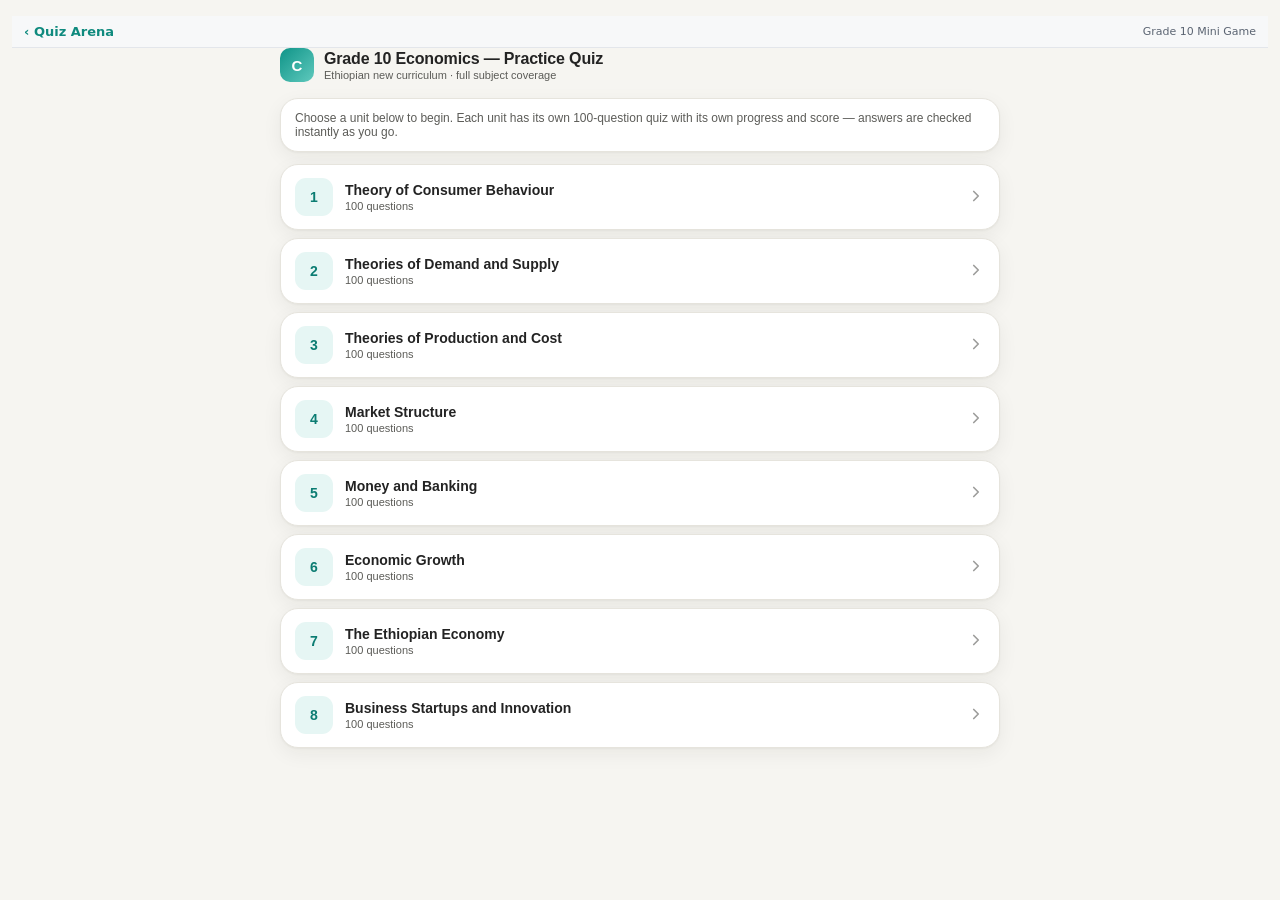
<file: telegram-quiz-game/economics.html>
<!DOCTYPE html>
<html lang="en">
<head>
<meta charset="UTF-8">
<meta name="viewport" content="width=device-width, initial-scale=1.0">
<title>Grade 10 Economics — Full Subject Quiz</title>
<style>
  :root{
    --teal:#0f9488;
    --teal-dark:#0b7c72;
    --teal-light:#e6f6f4;
    --red:#dc4c4c;
    --red-light:#fdecec;
    --bg:#f6f5f1;
    --card:#ffffff;
    --ink:#232323;
    --ink-soft:#5c5c58;
    --line:#e6e4dd;
    --shadow: 0 1px 2px rgba(30,30,25,0.04), 0 6px 20px rgba(30,30,25,0.06);
    --radius:18px;
  }
  *{box-sizing:border-box;}
  html,body{margin:0;padding:0;}
  body{
    background:var(--bg);
    color:var(--ink);
    font-family:-apple-system,BlinkMacSystemFont,"Segoe UI",Roboto,Helvetica,Arial,sans-serif;
    min-height:100vh;
    font-size:14px;
    padding:16px 12px 48px;
  }
  .wrap{max-width:720px;margin:0 auto;}

  /* ---------- header ---------- */
  .app-header{
    display:flex;align-items:center;gap:10px;margin-bottom:16px;
  }
  .app-header .logo{
    width:34px;height:34px;border-radius:10px;
    background:linear-gradient(135deg,var(--teal),#5fc9bd);
    display:flex;align-items:center;justify-content:center;
    color:#fff;font-weight:700;font-size:15px;flex:none;
  }
  .app-header h1{font-size:16px;margin:0;font-weight:650;letter-spacing:-0.01em;}
  .app-header .sub{font-size:11px;color:var(--ink-soft);margin-top:1px;}

  /* ---------- landing ---------- */
  .unit-list{display:flex;flex-direction:column;gap:8px;}
  .unit-card{
    background:var(--card);
    border:1px solid var(--line);
    border-radius:var(--radius);
    padding:13px 14px;
    display:flex;align-items:center;gap:12px;
    cursor:pointer;
    box-shadow:var(--shadow);
    transition:transform .12s ease, box-shadow .12s ease;
    text-align:left;
  }
  .unit-card:hover{transform:translateY(-1px);box-shadow:0 2px 4px rgba(30,30,25,0.06),0 10px 26px rgba(30,30,25,0.09);}
  .unit-num{
    flex:none;width:38px;height:38px;border-radius:11px;
    background:var(--teal-light);color:var(--teal-dark);
    display:flex;align-items:center;justify-content:center;
    font-weight:700;font-size:14px;
  }
  .unit-info{flex:1;min-width:0;}
  .unit-info .t{font-weight:620;font-size:14px;color:var(--ink);}
  .unit-info .m{font-size:11px;color:var(--ink-soft);margin-top:2px;}
  .unit-chevron{flex:none;color:var(--ink-soft);opacity:.6;}
  .unit-progress-pill{
    flex:none;font-size:10px;font-weight:600;color:var(--teal-dark);
    background:var(--teal-light);padding:3px 7px;border-radius:999px;
    display:none;
  }
  .unit-progress-pill.show{display:inline-block;}

  .intro-note{
    background:var(--card);border:1px solid var(--line);border-radius:var(--radius);
    padding:12px 14px;margin-bottom:12px;font-size:12px;color:var(--ink-soft);box-shadow:var(--shadow);
  }

  /* ---------- quiz screen ---------- */
  .hidden{display:none !important;}
  .quiz-top{display:flex;align-items:center;gap:10px;margin-bottom:12px;}
  .back-btn{
    background:none;border:none;color:var(--ink-soft);font-size:12px;
    cursor:pointer;display:flex;align-items:center;gap:5px;padding:6px 2px;font-weight:560;
  }
  .back-btn:hover{color:var(--ink);}
  .quiz-unit-title{font-size:12px;font-weight:640;color:var(--ink);flex:1;text-align:right;}

  .progress-block{margin-bottom:12px;}
  .progress-labels{
    display:flex;justify-content:space-between;font-size:11px;color:var(--ink-soft);margin-bottom:5px;font-weight:560;
  }
  .progress-bar-track{
    height:6px;background:var(--line);border-radius:999px;overflow:hidden;
  }
  .progress-bar-fill{
    height:100%;background:linear-gradient(90deg,var(--teal),#4bbdae);border-radius:999px;
    transition:width .25s ease;
  }

  .q-card{
    background:var(--card);border:1px solid var(--line);border-radius:var(--radius);
    padding:18px 18px 16px;box-shadow:var(--shadow);
  }
  .q-type-tag{
    display:inline-block;font-size:9px;font-weight:700;letter-spacing:.04em;text-transform:uppercase;
    color:var(--teal-dark);background:var(--teal-light);padding:3px 7px;border-radius:6px;margin-bottom:8px;
  }
  .q-text{font-size:14px;line-height:1.4;font-weight:560;margin:0 0 14px;color:var(--ink);}

  .options{display:flex;flex-direction:column;gap:7px;}
  .option{
    display:flex;align-items:center;gap:12px;
    border:1.5px solid var(--line);border-radius:13px;
    padding:9px 11px;cursor:pointer;background:#fff;
    font-size:12.5px;line-height:1.35;color:var(--ink);
    transition:border-color .12s ease, background .12s ease;
  }
  .option:hover{border-color:#bcd9d5;background:#fbfefd;}
  .option.selected{border-color:var(--teal);background:var(--teal-light);}
  .option.correct-answer{border-color:var(--teal);background:var(--teal-light);}
  .option.wrong-answer{border-color:var(--red);background:var(--red-light);}
  .option.disabled{cursor:default;}
  .opt-badge{
    flex:none;width:24px;height:24px;border-radius:50%;
    border:1.5px solid var(--line);display:flex;align-items:center;justify-content:center;
    font-size:11px;font-weight:700;color:var(--ink-soft);background:#fff;
  }
  .option.selected .opt-badge{border-color:var(--teal);color:var(--teal-dark);background:#fff;}
  .option.correct-answer .opt-badge{border-color:var(--teal);color:#fff;background:var(--teal);}
  .option.wrong-answer .opt-badge{border-color:var(--red);color:#fff;background:var(--red);}
  .opt-text{flex:1;}

  .fib-row{display:flex;gap:10px;}
  .fib-input{
    flex:1;border:1.5px solid var(--line);border-radius:11px;padding:9px 11px;
    font-size:12.5px;font-family:inherit;color:var(--ink);
  }
  .fib-input:focus{outline:none;border-color:var(--teal);}
  .fib-check-btn{
    flex:none;background:var(--teal);color:#fff;border:none;border-radius:13px;
    padding:0 14px;font-size:12px;font-weight:620;cursor:pointer;
  }
  .fib-check-btn:disabled{opacity:.45;cursor:default;}
  .fib-check-btn:hover:not(:disabled){background:var(--teal-dark);}

  .feedback-banner{
    margin-top:12px;border-radius:11px;padding:10px 12px;
    display:flex;align-items:flex-start;gap:8px;font-size:12px;line-height:1.4;
  }
  .feedback-banner.correct{background:var(--teal-light);color:#0b5f57;}
  .feedback-banner.incorrect{background:var(--red-light);color:#8a2b2b;}
  .feedback-banner svg{flex:none;margin-top:1px;}
  .feedback-banner .fb-title{font-weight:700;margin-bottom:2px;}
  .feedback-banner .fb-correct-answer{font-weight:600;margin-top:3px;}

  .nav-row{
    position:sticky;bottom:0;z-index:5;display:flex;justify-content:space-between;align-items:center;
    margin:10px -2px 0;padding:8px 2px calc(8px + env(safe-area-inset-bottom));
    background:rgba(246,245,241,.96);border-top:1px solid var(--line);box-shadow:0 -5px 14px rgba(30,30,25,.06);
  }
  .prev-btn{
    background:none;border:none;color:var(--ink-soft);font-size:12px;font-weight:600;cursor:pointer;padding:8px 4px;
  }
  .prev-btn:hover:not(:disabled){color:var(--ink);}
  .prev-btn:disabled{opacity:0;pointer-events:none;}
  .next-btn{
    background:var(--teal);color:#fff;border:none;border-radius:12px;
    padding:9px 17px;font-size:12px;font-weight:640;cursor:pointer;
  }
  .next-btn:hover:not(:disabled){background:var(--teal-dark);}
  .next-btn:disabled{opacity:.4;cursor:default;}

  /* ---------- summary screen ---------- */
  .summary-card{
    background:var(--card);border:1px solid var(--line);border-radius:var(--radius);
    padding:34px 26px 28px;box-shadow:var(--shadow);text-align:center;
  }
  .summary-card h2{font-size:19px;margin:2px 0 22px;font-weight:660;}
  .orb-wrap{position:relative;width:168px;height:168px;margin:0 auto 20px;}
  .orb-wrap svg{transform:rotate(-90deg);}
  .orb-center{
    position:absolute;inset:0;display:flex;flex-direction:column;align-items:center;justify-content:center;
  }
  .orb-pct{font-size:30px;font-weight:750;color:var(--ink);}
  .orb-frac{font-size:12.5px;color:var(--ink-soft);margin-top:2px;}
  .summary-msg{font-size:13.5px;color:var(--ink-soft);margin-bottom:22px;}
  .summary-actions{display:flex;gap:10px;justify-content:center;flex-wrap:wrap;margin-bottom:6px;}
  .btn-solid{
    background:var(--teal);color:#fff;border:none;border-radius:12px;padding:11px 20px;
    font-size:13.5px;font-weight:640;cursor:pointer;
  }
  .btn-solid:hover{background:var(--teal-dark);}
  .btn-outline{
    background:#fff;color:var(--ink);border:1.5px solid var(--line);border-radius:12px;padding:11px 20px;
    font-size:13.5px;font-weight:620;cursor:pointer;
  }
  .btn-outline:hover{border-color:#c9c7bd;}

  .review-section{margin-top:26px;text-align:left;}
  .review-section h3{font-size:14.5px;font-weight:660;margin:0 0 12px;}
  .review-item{
    border:1px solid var(--line);border-radius:13px;padding:14px 16px;margin-bottom:10px;background:#fdfdfb;
  }
  .review-q{font-size:13.5px;font-weight:600;margin-bottom:8px;color:var(--ink);}
  .review-row{font-size:12.5px;margin-bottom:3px;line-height:1.5;}
  .review-row .lab{font-weight:650;}
  .review-your{color:#8a2b2b;}
  .review-correct{color:#0b5f57;}
  .review-explain{font-size:12.5px;color:var(--ink-soft);margin-top:6px;line-height:1.5;}
  .no-missed{font-size:13.5px;color:var(--ink-soft);text-align:center;padding:10px 0 0;}

  button:focus-visible,.unit-card:focus-visible,.option:focus-visible,.fib-input:focus-visible{
    outline:3px solid rgba(15,148,136,.35);outline-offset:2px;
  }

  @media (max-width:480px){
    body{padding:12px 8px 38px;}
    .q-card{padding:15px 12px 13px;}
    .summary-card{padding:22px 12px 18px;}
    .quiz-unit-title{max-width:62%;}
  }
</style>

<script src="https://telegram.org/js/telegram-web-app.js"></script>
<script>
(function(){
  try {
    var tg = window.Telegram && window.Telegram.WebApp;
    if (!tg) return;
    tg.ready();
    tg.expand();
  } catch (e) {}
})();
</script>
</head>
<body>
<div id="arena-back" style="position:sticky;top:0;z-index:50;background:rgba(247,248,250,.96);border-bottom:1px solid #e3e6eb;padding:8px 12px;display:flex;align-items:center;gap:8px;">
  <a href="index.html" style="text-decoration:none;color:#0f8a7e;font-weight:700;font-size:13px;font-family:system-ui,-apple-system,sans-serif;">‹ Quiz Arena</a>
  <span style="flex:1"></span>
  <span style="font-size:11px;color:#5b6472;font-family:system-ui,-apple-system,sans-serif;">Grade 10 Mini Game</span>
</div>

<div class="wrap">

  <div class="app-header">
    <div class="logo">C</div>
    <div>
      <h1>Grade 10 Economics — Practice Quiz</h1>
      <div class="sub">Ethiopian new curriculum · full subject coverage</div>
    </div>
  </div>

  <!-- LANDING SCREEN -->
  <div id="screen-landing">
    <div class="intro-note">Choose a unit below to begin. Each unit has its own 100-question quiz with its own progress and score — answers are checked instantly as you go.</div>
    <div class="unit-list" id="unit-list"></div>
  </div>

  <!-- QUIZ SCREEN -->
  <div id="screen-quiz" class="hidden">
    <div class="quiz-top">
      <button class="back-btn" id="back-to-units-1">
        <svg width="15" height="15" viewBox="0 0 24 24" fill="none" stroke="currentColor" stroke-width="2.4" stroke-linecap="round" stroke-linejoin="round"><path d="M15 18l-6-6 6-6"/></svg>
        Units
      </button>
      <div class="quiz-unit-title" id="quiz-unit-title"></div>
    </div>

    <div class="progress-block">
      <div class="progress-labels">
        <span id="progress-label"></span>
        <span id="progress-pct"></span>
      </div>
      <div class="progress-bar-track"><div class="progress-bar-fill" id="progress-fill" style="width:0%"></div></div>
    </div>

    <div class="q-card">
      <div class="q-type-tag" id="q-type-tag"></div>
      <p class="q-text" id="q-text"></p>
      <div class="options" id="options-container"></div>
      <div id="fib-container"></div>
      <div id="feedback-container"></div>
    </div>

    <div class="nav-row">
      <button class="prev-btn" id="prev-btn">Previous</button>
      <button class="next-btn" id="next-btn" disabled>Next</button>
    </div>
  </div>

  <!-- SUMMARY SCREEN -->
  <div id="screen-summary" class="hidden">
    <div class="summary-card">
      <h2 id="summary-title"></h2>
      <div class="orb-wrap">
        <svg width="168" height="168" viewBox="0 0 168 168">
          <circle cx="84" cy="84" r="72" fill="none" stroke="#e6e4dd" stroke-width="14"/>
          <circle id="orb-arc" cx="84" cy="84" r="72" fill="none" stroke="#0f9488" stroke-width="14" stroke-linecap="round" stroke-dasharray="452.16" stroke-dashoffset="452.16"/>
        </svg>
        <div class="orb-center">
          <div class="orb-pct" id="orb-pct">0%</div>
          <div class="orb-frac" id="orb-frac">0 / 0</div>
        </div>
      </div>
      <div class="summary-msg" id="summary-msg"></div>
      <div class="summary-actions">
        <button class="btn-solid" id="restart-unit-btn">Restart this unit</button>
        <button class="btn-outline" id="back-to-units-2">Back to units</button>
      </div>
      <div class="review-section" id="review-section">
        <h3>Missed questions</h3>
        <div id="review-list"></div>
      </div>
    </div>
  </div>

</div>

<script type="application/json" id="quiz-data">
{"units":[{"unit_number":1,"title":"Theory of Consumer Behaviour","questions":[{"type":"mc","q":"In the textbook, a consumer is defined as a decision-making unit that:","opts":["Produces commodities for sale","Uses or consumes a commodity or service","Sets all market prices","Collects taxes from households"],"correct":1,"explain":"A consumer is an individual or household that uses or consumes a commodity or service."},{"type":"mc","q":"The theory of consumer behaviour mainly examines how a consumer:","opts":["Maximizes satisfaction from a basket of goods and services","Determines the money supply","Chooses a production technology","Measures national income"],"correct":0,"explain":"The theory concerns how consumers choose a basket to maximize satisfaction or utility."},{"type":"mc","q":"Which assumption about the consumer is stated in the unit introduction?","opts":["Income is unlimited","The consumer is rational","Prices are always zero","Information is unavailable"],"correct":1,"explain":"The consumer is assumed to be rational and to seek the highest possible satisfaction within income and prices."},{"type":"mc","q":"Given income and market prices, a rational consumer is assumed to spend income on goods that give:","opts":["The lowest possible utility","The highest possible satisfaction","The largest physical size","The most advertising"],"correct":1,"explain":"Rationality means pursuing the highest possible satisfaction or utility within the budget."},{"type":"mc","q":"The consumer is assumed to know his or her:","opts":["Income, available commodities, and their prices","Future weather exactly","All producers’ profits","Government tax revenue"],"correct":0,"explain":"The unit states that the consumer has relevant information about income, available commodities, and prices."},{"type":"mc","q":"Utility is best defined as the:","opts":["Market price of a commodity","Power of a commodity to satisfy human wants","Cost of producing a commodity","Quantity supplied by a seller"],"correct":1,"explain":"Utility is the power of a commodity to satisfy human wants."},{"type":"mc","q":"According to the example in the unit, bread has utility because it can:","opts":["Satisfy hunger","Set the price of water","Increase a producer’s rent","Measure temperature"],"correct":0,"explain":"Bread is used as an example of a commodity with the power to satisfy hunger."},{"type":"mc","q":"The relativity of utility means that utility is:","opts":["Identical for every person","Subjective to a person’s needs","Unrelated to consumption","Determined only by weight"],"correct":1,"explain":"Utility is subjective; the same commodity can provide different utilities to different consumers."},{"type":"mc","q":"Why may a non-smoker derive no utility from cigarettes?","opts":["Utility is subjective to individual needs","Cigarettes have no physical form","Prices determine all utility","Non-smokers have unlimited income"],"correct":0,"explain":"The textbook uses non-smokers to illustrate that utility depends on a person’s needs."},{"type":"mc","q":"The utility of a jacket may be greater in a cold season than in a hot season because utility varies by:","opts":["Place and time","The number of producers only","The textbook edition only","The commodity’s color only"],"correct":0,"explain":"The unit states that a product’s utility can differ at different places and times, such as a jacket across seasons."},{"type":"mc","q":"Which statement correctly distinguishes utility from usefulness?","opts":["They are always synonymous","Usefulness concerns the product, while utility concerns the consumer","Utility concerns only producers","Usefulness can be measured only in utils"],"correct":1,"explain":"The text says usefulness is a concern of the product, whereas utility is a concern of the consumer."},{"type":"mc","q":"Economists use which two approaches to quantify utility?","opts":["Cardinal and ordinal","Fiscal and monetary","Demand and supply","Short-run and long-run"],"correct":0,"explain":"The unit presents cardinal utility and ordinal utility as two approaches."},{"type":"mc","q":"Cardinal utility theory assumes that utility can be:","opts":["Measured and expressed in numbers","Only ranked and never compared","Ignored by consumers","Measured only by quantity supplied"],"correct":0,"explain":"The cardinal school treats utility as measurable and expressible in numbers."},{"type":"mc","q":"The suggested subjective unit for measuring utility under the cardinal approach is the:","opts":["Birr only","Util","Kilogram","Percent"],"correct":1,"explain":"The cardinal school uses subjective units called utils."},{"type":"mc","q":"Cardinal utility may also be expressed in monetary units using the amount of money a consumer is willing to pay for:","opts":["Another unit of a commodity","A producer’s wage","A tax refund","A market license"],"correct":0,"explain":"The text says money can measure utility through willingness to pay for another unit of a commodity."},{"type":"mc","q":"Which is an assumption of cardinal utility theory?","opts":["The consumer is irrational","Utility is a cardinal concept","Income changes after every purchase","Prices are unknown"],"correct":1,"explain":"Cardinal theory assumes utility is cardinal and each commodity’s utility is measurable."},{"type":"mc","q":"Constant marginal utility of money means that the utility from each successive unit of money income:","opts":["Remains constant","Always becomes negative","Must equal the commodity price","Cannot be compared"],"correct":0,"explain":"This assumption states that utility from each successive unit of money income remains constant."},{"type":"mc","q":"The law of diminishing marginal utility is also an assumption of:","opts":["Cardinal utility theory","Only the market-demand theory","Only production-cost theory","No utility approach"],"correct":0,"explain":"Diminishing marginal utility is listed among the assumptions of cardinal utility theory."},{"type":"mc","q":"For a basket with quantities X1 through Xn, total utility is represented in the unit as:","opts":["TU = f(X1, X2, …, Xn)","TU = price ÷ income","TU = income − price","TU = MU × time only"],"correct":0,"explain":"The textbook writes total utility of a basket as a function of the quantities of its commodities."},{"type":"mc","q":"Total utility refers to the:","opts":["Additional satisfaction from one more unit","Total satisfaction from specified quantities at a particular time","Price paid for the first unit","Difference between two prices"],"correct":1,"explain":"Total utility is the total satisfaction from consuming or possessing specified quantities at a particular time."},{"type":"mc","q":"Marginal utility is the:","opts":["Change in total utility from one more unit","Total price of all units","Average income of a consumer","Utility of money only"],"correct":0,"explain":"Marginal utility is the additional utility or change in total utility from consuming one more unit."},{"type":"mc","q":"The formula for marginal utility given in the unit is:","opts":["MU = ΔTU/ΔQ","MU = TU + Q","MU = Q/price","MU = income − TU"],"correct":0,"explain":"The textbook defines MU as the change in total utility divided by the change in quantity."},{"type":"mc","q":"If total utility rises from 10 utils at two oranges to 12 utils at three oranges, the marginal utility of the third orange is:","opts":["1 util","2 utils","10 utils","22 utils"],"correct":1,"explain":"MU = (12 − 10)/(3 − 2) = 2 utils."},{"type":"mc","q":"As a consumer consumes more of a commodity, total utility initially tends to:","opts":["Increase","Remain permanently zero","Equal the price automatically","Become negative immediately"],"correct":0,"explain":"The unit states that total utility increases as more of a good is consumed, up to a saturation point."},{"type":"mc","q":"The saturation point for a commodity is reached when the consumer:","opts":["Cannot obtain greater satisfaction from more of it","Has not consumed any of it","Pays no price","Has maximum income"],"correct":0,"explain":"Saturation is the point after which consuming more cannot provide greater satisfaction."},{"type":"mc","q":"In the banana schedule, total utility reaches its maximum of 37 utils at:","opts":["3 bananas","5 bananas","7 bananas","10 bananas"],"correct":2,"explain":"The table shows total utility of 37 at seven bananas, the saturation point."},{"type":"mc","q":"At the banana schedule’s saturation point of seven units, marginal utility is:","opts":["12 utils","5 utils","1 util","Zero"],"correct":3,"explain":"At seven bananas, TU is at its maximum and MU is zero."},{"type":"mc","q":"When consumption goes beyond the saturation point, marginal utility becomes:","opts":["Positive and increasing","Negative","Constant at the price","Impossible to calculate"],"correct":1,"explain":"After maximum total utility, additional consumption gives negative marginal utility."},{"type":"mc","q":"In the banana example, consuming the eighth banana gives marginal utility of:","opts":["12 utils","7 utils","Zero","−1 util"],"correct":3,"explain":"The table records MU = −1 at eight bananas."},{"type":"mc","q":"If total utility is increasing at a decreasing rate, marginal utility is:","opts":["Increasing","Decreasing but positive","Zero throughout","Negative throughout"],"correct":1,"explain":"A rising TU at a decreasing rate means MU is positive but diminishing."},{"type":"mc","q":"The law of diminishing marginal utility states that, with other goods constant, successive units of a commodity provide:","opts":["Increasing utility","Decreasing utility","Exactly the same utility always","No utility at all"],"correct":1,"explain":"As quantity consumed increases over a time period, utility from successive units decreases."},{"type":"mc","q":"In the law of diminishing marginal utility, the condition that other goods remain constant is important because it isolates changes due to:","opts":["The quantity of the commodity consumed","National income","The number of sellers","The weather forecast"],"correct":0,"explain":"The law examines how marginal utility changes as the quantity of the commodity changes while other goods are fixed."},{"type":"mc","q":"For the activity table with TU values 0, 10, 16, 20, 22, 22, 20, the MU of the second unit is:","opts":["4 utils","6 utils","10 utils","16 utils"],"correct":1,"explain":"MU of the second unit is 16 − 10 = 6 utils."},{"type":"mc","q":"For that same activity table, total utility is maximized at quantity:","opts":["2","3","4","6"],"correct":2,"explain":"TU reaches its highest value, 22, at quantities four and five; the first maximum point is quantity four and MU is zero there."},{"type":"mc","q":"For the activity table with TU values 0, 10, 16, 20, 22, 22, 20, the MU of the sixth unit is:","opts":["2 utils","0 utils","−2 utils","6 utils"],"correct":2,"explain":"MU of the sixth unit is 20 − 22 = −2 utils."},{"type":"mc","q":"A consumer reaches equilibrium when the allocation of expenditure makes the last birr spent on each commodity yield:","opts":["The same utility","The highest price","Zero total utility","Different marginal utilities per birr"],"correct":0,"explain":"Consumer equilibrium requires the last birr spent on each commodity to yield the same utility."},{"type":"mc","q":"A consumer budget shows the:","opts":["Number of goods and services the consumer can afford at given prices","Total utility after saturation","Utility ranking of all commodities","Quantity produced by firms"],"correct":0,"explain":"The budget is purchasing potential and shows what goods and services can be afforded at given prices."},{"type":"mc","q":"Which is an assumption used in developing consumer equilibrium?","opts":["Consumer income is given and remains constant","Prices change after every unit","The consumer has no objective","Utility cannot be compared in any way"],"correct":0,"explain":"The equilibrium assumptions include given, constant income and given, constant commodity prices."},{"type":"mc","q":"For one commodity X, the consumer is in equilibrium when:","opts":["MUx = Px","TUx = Px","MUx > Px always","Income = MUx only"],"correct":0,"explain":"The one-commodity equilibrium condition is marginal utility of X equal to its price."},{"type":"mc","q":"If MUx is greater than Px, the consumer can increase welfare by:","opts":["Buying more units of X","Buying fewer units of X","Stopping all consumption","Increasing the price of X"],"correct":0,"explain":"When MUx > Px, another unit gives more utility than its price, so consumption should increase."},{"type":"mc","q":"If MUx is less than Px, welfare can be increased by:","opts":["Reducing consumption of X","Buying more X","Doubling the price","Ignoring the budget"],"correct":0,"explain":"When marginal utility is below price, the consumer should reduce consumption."},{"type":"mc","q":"The single-commodity budget equation is:","opts":["PxQx = income/budget","Px + Qx = income","MUx = income","TUx = price × time"],"correct":0,"explain":"The unit states that expenditure PxQx equals the consumer’s income or budget."},{"type":"mc","q":"The demand curve for a single commodity is derived from the relationship between:","opts":["Price and quantity demanded","Income and total utility only","Quantity and producer rent","Utility and weather"],"correct":0,"explain":"The demand curve is the graphical relationship between price and quantity demanded."},{"type":"mc","q":"For more than one commodity, utility is maximized when:","opts":["MU/P is equal across commodities","All quantities are equal","All prices are zero","Total utility is negative"],"correct":0,"explain":"The multi-commodity condition requires equality of marginal utility-to-price ratios."},{"type":"mc","q":"The expression MU_A/P_A = MU_B/P_B means that the consumer gets equal:","opts":["Utility from each additional unit of money spent","Prices of all goods","Quantities of all goods","Total utility from each good"],"correct":0,"explain":"Each ratio is utility derived from spending an additional unit of money on that commodity."},{"type":"mc","q":"If one commodity yields greater utility per birr than others, the consumer should:","opts":["Spend more on that commodity and less on others","Stop buying that commodity","Raise all prices","Keep the unequal ratios permanently"],"correct":0,"explain":"The text says spending shifts toward the commodity with greater utility per unit of money until equality is reached."},{"type":"mc","q":"For several commodities, the consumer’s budget equation is represented by:","opts":["Income = AP_A + BP_B + CP_C + … + NP_N","Income = MU_A + MU_B only","Income = price − quantity","Income = total utility ÷ price"],"correct":0,"explain":"The textbook writes income as the sum of expenditure on each commodity."},{"type":"mc","q":"In the bread example, bread costs Birr 2 and the consumer is in equilibrium at:","opts":["Zero units","One unit","Two units","Five units"],"correct":2,"explain":"The table and explanation show equilibrium at two breads, where MU of bread equals its price."},{"type":"mc","q":"At two breads in the bread example, MU_bread/P_bread equals:","opts":["0","0.5","1","2"],"correct":2,"explain":"At two breads, MU is 2 and price is 2, so MU/P = 1, equal to marginal utility of money."},{"type":"mc","q":"In the two-commodity example with income Birr 22, Px = 2, and Py = 4, the utility-maximizing bundle is:","opts":["X=2, Y=5","X=3, Y=4","X=4, Y=3","X=5, Y=2"],"correct":1,"explain":"The textbook solution identifies three units of X and four units of Y as the equilibrium bundle."},{"type":"mc","q":"The expenditure check for that bundle is:","opts":["2(3) + 4(4) = 22","2(4) + 4(3) = 10","3(2) + 4(4) = 28","2(3) + 4(4) = 40"],"correct":0,"explain":"The equilibrium bundle spends 6 + 16 = Birr 22, exactly the income."},{"type":"mc","q":"At the two-commodity equilibrium in the example, MU_X/P_X and MU_Y/P_Y are both:","opts":["0","0.5","1","4"],"correct":2,"explain":"At X=3 and Y=4, the relevant marginal utilities are 2 and 4; dividing by prices 2 and 4 gives 1 for each."},{"type":"mc","q":"The maximum total utility from X=3 and Y=4 in the example is:","opts":["22 utils","28 utils","40 utils","44 utils"],"correct":2,"explain":"The textbook sums TU_X = 12 and TU_Y = 28 to obtain 40 utils."},{"type":"mc","q":"In Activity 1.4, with income Birr 10, Px=2 and Py=1, which bundle uses all income?","opts":["X=1, Y=8","X=2, Y=5","X=3, Y=4","X=4, Y=3"],"correct":1,"explain":"The budget equation is 2X + Y = 10; X=2 and Y=5 uses all Birr 10."},{"type":"mc","q":"In Activity 1.4, for X=2 and Y=5, MUx/Px and MUy/Py are:","opts":["3 and 4","3 and 4/1","6/2 and 4/1","10/2 and 5/1"],"correct":2,"explain":"At X=2, MUx=6 so MUx/Px=3; at Y=5, MUy=4 so MUy/Py=4, so this option states the ratios directly."},{"type":"mc","q":"The ordinal approach says utility cannot be measured:","opts":["Absolutely in units such as utils","In relative preference order","By any consumer choice","Through ranking of bundles"],"correct":0,"explain":"Ordinal utility rejects absolute measurement but permits relative ranking of bundles."},{"type":"mc","q":"Under ordinal utility, consumers need to be able to:","opts":["Rank baskets according to preference","Assign exact utils to every good","Keep prices constant forever","Calculate total national output"],"correct":0,"explain":"Ordinal theory requires consumers to rank bundles by the satisfaction they provide."},{"type":"mc","q":"Which assumption is common to cardinal and ordinal utility approaches?","opts":["The consumer is rational","Utility is measured in utils","Utility is never compared","Marginal utility of money is constant"],"correct":0,"explain":"Rationality is common to both approaches; cardinal-only assumptions include utils and constant marginal utility of money."},{"type":"mc","q":"The diminishing marginal rate of substitution describes a rate at which a consumer:","opts":["Substitutes one commodity for another while keeping satisfaction constant","Changes income into prices","Calculates total utility from one good only","Produces two goods"],"correct":0,"explain":"MRS is the rate at which one good is substituted for another while total satisfaction remains the same."},{"type":"mc","q":"Under diminishing MRS, as a consumer gets more of Y in exchange for X, the consumer is prepared to give up:","opts":["Fewer units of X for each additional Y","More units of X forever","All units of Y","No units of either good"],"correct":0,"explain":"The text states that the consumer gives up fewer units of X for each additional unit of Y."},{"type":"mc","q":"Consistency of choice means that if a consumer chooses A over B under exactly the same conditions, the consumer will:","opts":["Not choose B over A","Always choose C over both","Assign A zero utility","Change prices"],"correct":0,"explain":"Consistency rules out reversing the choice between A and B when conditions and availability are unchanged."},{"type":"mc","q":"Transitivity means that if A is preferred to B and B is preferred to C, then:","opts":["C is preferred to A","A is preferred to C","A and C cannot be compared","B is preferred to A"],"correct":1,"explain":"The transitivity assumption is A>B and B>C, therefore A>C."},{"type":"mc","q":"Which statement best summarizes the difference between cardinal and ordinal utility?","opts":["Cardinal measures utility; ordinal ranks preferences","Cardinal ranks preferences; ordinal measures utils","Both require exact utils","Neither considers consumer choice"],"correct":0,"explain":"Cardinal utility is measurable and quantifiable, while ordinal utility ranks bundles by preference."},{"type":"mc","q":"When total utility reaches its maximum point, marginal utility is:","opts":["Positive and increasing","Zero","Equal to total income","Always negative before the maximum"],"correct":1,"explain":"The summary and examples state that MU becomes zero at maximum total utility."},{"type":"mc","q":"Which review statement is correct?","opts":["Total utility increases as long as marginal utility is positive","Total utility must fall whenever MU is positive","Ordinal utility is measured in money","MUx=Px is the two-good condition"],"correct":0,"explain":"Positive marginal utility adds to total utility, so TU increases while MU remains positive."},{"type":"mc","q":"In the review table, if TU_X rises from 34 at Q_X=4 to 40 at Q_X=5, MU_X of the fifth unit is:","opts":["4","5","6","40"],"correct":2,"explain":"MU_X = 40 − 34 = 6."},{"type":"mc","q":"In the review table, TU_Y reaches 91 at Q_Y=7 and remains 91 at Q_Y=8. The MU_Y of the eighth unit is:","opts":["−1","0","1","8"],"correct":1,"explain":"MU_Y = 91 − 91 = 0."},{"type":"mc","q":"Using the review table’s prices Px=1 and Py=3 and budget Birr 10, which bundle satisfies the budget exactly?","opts":["X=1, Y=3","X=4, Y=2","X=7, Y=1","X=10, Y=1"],"correct":1,"explain":"The bundle X=4, Y=2 costs 1(4)+3(2)=10."},{"type":"mc","q":"Which statement about total utility and marginal utility is correct?","opts":["Total utility is the sum of marginal utilities","Total utility is always less than marginal utility","Marginal utility never changes","Total utility is unrelated to consumption"],"correct":0,"explain":"Total utility can be obtained by summing the marginal utilities of the consumed units."},{"type":"mc","q":"Which statement about the ordinal approach is correct?","opts":["It ranks bundles by preference without absolute utility units","It requires utility to be measured in utils","It assumes marginal utility of money is constant","It rejects rational consumer choice"],"correct":0,"explain":"Ordinal utility ranks consumption bundles according to preference rather than assigning absolute numerical units."},{"type":"fib","q":"The power of a commodity to satisfy human wants is called _____.","answer":"utility","explain":"The unit defines utility as the power of a commodity to satisfy human wants."},{"type":"fib","q":"An individual or household that uses or consumes a commodity or service is a _____.","answer":"consumer","explain":"A consumer is the decision-making unit that uses or consumes goods or services."},{"type":"fib","q":"The satisfaction or pleasure derived from consuming a good or service is called _____.","answer":"utility","explain":"Utility is the level of satisfaction or pleasure from consumption."},{"type":"fib","q":"Utility is _____ to a person’s needs rather than objectively determined for everyone.","answer":"subjective","explain":"The relativity of utility means it is subjective to each person’s needs."},{"type":"fib","q":"Usefulness concerns the product, whereas _____ concerns the consumer.","answer":"utility","explain":"The textbook distinguishes product usefulness from consumer utility."},{"type":"fib","q":"The cardinal school uses the subjective unit called the _____.","answer":"util","explain":"Cardinal utility is expressed in utils."},{"type":"fib","q":"The total satisfaction obtained from specified quantities of a commodity is called _____ utility.","answer":"total","explain":"Total utility is the total amount of satisfaction from specified quantities."},{"type":"fib","q":"The additional utility obtained from consuming one more unit is called _____ utility.","answer":"marginal","explain":"Marginal utility is the additional utility from an additional unit."},{"type":"fib","q":"The formula for marginal utility is MU = ΔTU divided by _____.","answer":"ΔQ","explain":"The unit gives MU = ΔTU/ΔQ, where ΔQ is the change in quantity."},{"type":"fib","q":"The point after which consuming more of a commodity cannot provide greater satisfaction is the _____ point.","answer":"saturation","explain":"The saturation point is where no greater satisfaction can be obtained from more consumption."},{"type":"fib","q":"At the maximum point of total utility, marginal utility is _____.","answer":"zero","explain":"MU becomes zero when TU reaches its maximum."},{"type":"fib","q":"Beyond the saturation point, marginal utility becomes _____.","answer":"negative","explain":"Additional units beyond saturation reduce total utility and have negative MU."},{"type":"fib","q":"The law stating that utility from successive units decreases as consumption increases is the law of _____ marginal utility.","answer":"diminishing","explain":"This is the law of diminishing marginal utility."},{"type":"fib","q":"A consumer’s actual purchasing potential at given prices is the consumer’s _____.","answer":"budget","explain":"The consumer budget is the purchasing potential with which goods and services can be bought."},{"type":"fib","q":"For one commodity, consumer equilibrium occurs when MUx equals _____.","answer":"Px","explain":"The one-commodity equilibrium condition is MUx = Px."},{"type":"fib","q":"If MUx is greater than Px, the consumer should purchase _____ units of X to increase welfare.","answer":"more","explain":"When MU exceeds price, buying more raises welfare."},{"type":"fib","q":"If MUx is less than Px, welfare can be increased by _____ consumption of X.","answer":"reducing","explain":"When MU is below price, the consumer should reduce consumption."},{"type":"fib","q":"For several commodities, equilibrium requires equality of the ratios of marginal utility to _____.","answer":"price","explain":"The multi-commodity condition is MU/P equal across commodities."},{"type":"fib","q":"The expenditure equation for several goods states that consumer income equals the sum of price times _____.","answer":"quantity","explain":"Income equals AP_A + BP_B + …, where each term is price times quantity."},{"type":"fib","q":"In the bread example, the price of one unit of bread is Birr _____.","answer":"2","explain":"Table 1.4 uses a bread price of Birr 2 per unit."},{"type":"fib","q":"In the two-commodity example, the equilibrium quantities are 3 units of bread and _____ units of injera.","answer":"4","explain":"The worked solution identifies X=3 and Y=4 as the maximizing bundle."},{"type":"fib","q":"The total utility of the equilibrium bundle in the two-commodity example is _____ utils.","answer":"40","explain":"TU is 12 utils from bread plus 28 utils from injera, totaling 40."},{"type":"fib","q":"Under ordinal utility, bundles are _____ according to preference rather than assigned absolute utility numbers.","answer":"ranked","explain":"Ordinal utility permits relative ranking of consumption bundles."},{"type":"fib","q":"The ordinal assumption that a rational consumer aims to maximize satisfaction is called _____.","answer":"rationality","explain":"Rationality is one of the assumptions of ordinal utility theory."},{"type":"fib","q":"The rate at which one commodity is substituted for another while satisfaction remains constant is the marginal rate of _____.","answer":"substitution","explain":"The marginal rate of substitution measures this trade-off between commodities."},{"type":"fib","q":"The ordinal assumption that a consumer does not reverse a choice under identical conditions is called _____.","answer":"consistency","explain":"Consistency means maintaining the same choice when conditions are unchanged."},{"type":"fib","q":"If A is preferred to B and B is preferred to C, the transitivity assumption implies A is preferred to _____.","answer":"C","explain":"The textbook states A>B and B>C, therefore A>C."},{"type":"fib","q":"The unit presents _____ and ordinal utility as the two approaches to measuring utility.","answer":"cardinal","explain":"The two approaches are cardinal utility and ordinal utility."},{"type":"fib","q":"In the banana schedule, the saturation quantity is _____ bananas.","answer":"7","explain":"TU reaches its maximum of 37 utils at seven bananas."},{"type":"fib","q":"If total utility rises from 10 to 16 when quantity rises by one unit, the marginal utility of that unit is _____ utils.","answer":"6","explain":"MU = ΔTU/ΔQ = (16−10)/(2−1) = 6 utils."}]},{"unit_number":2,"title":"Theories of Demand and Supply","questions":[{"type":"mc","q":"Which combination is required for demand for a commodity?","opts":["A desire only","Willingness and ability to pay","Ability to produce","A government order"],"correct":1,"explain":"The text defines demand as willingness to buy together with ability to pay."},{"type":"mc","q":"A demand schedule is best described as a table showing:","opts":["Costs of producing a good at one price","Different quantities consumers will buy at different prices over a period","Only the income of consumers","The quantities firms sell at different technologies"],"correct":1,"explain":"A demand schedule lists quantities consumers are willing to buy at different prices during a given time."},{"type":"mc","q":"In the demand function Qd = a - bP, Qd represents:","opts":["Quantity demanded","Consumer income","A constant price","Quantity supplied"],"correct":0,"explain":"The notation in the textbook identifies Qd as quantity demanded."},{"type":"mc","q":"On the conventional demand graph in Unit 2, price is measured on the:","opts":["Horizontal axis","Vertical axis","Both axes equally","Neither axis"],"correct":1,"explain":"Price, the independent variable, is placed on the vertical axis."},{"type":"mc","q":"If all other things remain constant, what happens to quantity demanded when price falls?","opts":["It rises","It falls","It becomes zero","It is unchanged by definition"],"correct":0,"explain":"The law of demand states that quantity demanded rises when price decreases."},{"type":"mc","q":"Why does a usual demand curve slope downward?","opts":["Price and quantity demanded are inversely related","Price and quantity demanded are always equal","Supply is fixed","Income is measured vertically"],"correct":0,"explain":"A lower price increases quantity demanded, producing a negative slope."},{"type":"mc","q":"In Amina's coffee schedule, how much coffee does she buy at Birr 20 per kg?","opts":["3 kg","5 kg","7 kg","9 kg"],"correct":1,"explain":"The table gives 5 kg at a price of Birr 20 per kg."},{"type":"mc","q":"In Amina's coffee schedule, what quantity is demanded at Birr 45 per kg?","opts":["9 kg","5 kg","1 kg","0 kg"],"correct":3,"explain":"At Birr 45, the table shows that Amina buys no coffee."},{"type":"mc","q":"Which is a substitute pair in the textbook's examples?","opts":["Tea and sugar","Phone and SIM card","Coffee and tea","Cars and petrol"],"correct":2,"explain":"Coffee and tea can be used in place of one another to satisfy a want."},{"type":"mc","q":"Which is a complementary pair?","opts":["Pens and pencils","Butter and oil","Phone and SIM card","Coffee and tea"],"correct":2,"explain":"Complementary goods are used together; the text gives phone and SIM card as an example."},{"type":"mc","q":"If the price of coffee rises, what normally happens to demand for tea, a substitute?","opts":["It rises","It falls","It becomes perfectly inelastic","It is necessarily zero"],"correct":0,"explain":"A rise in one substitute's price increases demand for the other substitute."},{"type":"mc","q":"If the price of a complement rises, demand for the related good generally:","opts":["Rises","Falls","Stays fixed in every case","Becomes supply"],"correct":1,"explain":"The text explains that complementary goods are used together, so a higher price of one reduces demand for the other."},{"type":"mc","q":"Consumer income is generally related to demand for most commodities how?","opts":["Directly","Inversely in every case","Not at all","Only through technology"],"correct":0,"explain":"The textbook says an increase in consumer income generally increases demand."},{"type":"mc","q":"What effect can a larger population have on market demand?","opts":["It generally increases demand","It always eliminates demand","It changes only supply","It makes price irrelevant"],"correct":0,"explain":"A larger population means more users and generally greater market demand."},{"type":"mc","q":"Demand for woolen clothes is expected to increase mainly during:","opts":["Hot seasons","Cold seasons","Harvest seasons only","Periods of zero income"],"correct":1,"explain":"The textbook uses cold seasons as an example of seasonal demand for woolens."},{"type":"mc","q":"If consumers expect a future price increase, their current demand may:","opts":["Rise","Fall to zero","Become supply","Remain fixed regardless of expectations"],"correct":0,"explain":"Consumers may buy more now when they expect prices to rise later."},{"type":"mc","q":"A movement from one point to another on a fixed demand curve is called a change in:","opts":["Demand","Quantity demanded","Population","Technology"],"correct":1,"explain":"A price change causes movement along the same curve, called a change in quantity demanded."},{"type":"mc","q":"An upward movement along a demand curve is called:","opts":["Extension of demand","Contraction of demand","An increase in supply","Market equilibrium"],"correct":1,"explain":"The text calls upward movement along demand a contraction of demand."},{"type":"mc","q":"Which event shifts a demand curve rather than causing movement along it?","opts":["A change in the good's own price","A change in consumer income","Reading a different point at the same schedule","A change from one price-quantity pair to another"],"correct":1,"explain":"Income is a non-price determinant and therefore shifts the demand curve."},{"type":"mc","q":"An increase in demand is represented by a shift of the demand curve:","opts":["Upward and to the right","Downward and to the left","Only vertically downward","Along the unchanged curve"],"correct":0,"explain":"The text describes an increase as an outward, upward-right shift."},{"type":"mc","q":"A decrease in demand is represented by a shift:","opts":["Upward to the right","Downward to the left","Only along the supply curve","To a higher price with no curve change"],"correct":1,"explain":"A decrease in demand is an inward, downward-left shift."},{"type":"mc","q":"If Mr. Adamu buys 2 kg of bananas weekly at Birr 20 per kg, that is an example of:","opts":["Individual demand","Market supply","Excess supply","Cross elasticity"],"correct":0,"explain":"Individual demand is the quantity one person is willing and able to buy at a price over a period."},{"type":"mc","q":"Market demand at a given price is found by:","opts":["Vertical subtraction of prices","Horizontal summation of individual quantities demanded","Adding all consumers' incomes","Multiplying price by population only"],"correct":1,"explain":"Market demand is the sum of individual demands at each price, represented horizontally."},{"type":"mc","q":"Three wheat consumers demand 2, 1, and 0 quintals at a price. Their market demand is:","opts":["0 quintals","1 quintal","2 quintals","3 quintals"],"correct":3,"explain":"Market demand is the sum: 2 + 1 + 0 = 3 quintals."},{"type":"mc","q":"If one identical buyer has QI = 50 - 5P and there are 100 buyers, the market demand function is:","opts":["Qm = 50 - 500P","Qm = 5000 - 500P","Qm = 100 - 5P","Qm = 5000 + 500P"],"correct":1,"explain":"Multiplying the individual function by 100 gives Qm = 5000 - 500P."},{"type":"mc","q":"Supply is the quantity a producer is willing and able to:","opts":["Consume at any price","Produce and make available for sale over a specified period","Demand from households","Store without considering price"],"correct":1,"explain":"Supply concerns amounts a producer can and will offer for sale at given prices and over time."},{"type":"mc","q":"A supply function states the relationship between quantity supplied and:","opts":["Its determinants, such as price","Only consumer tastes","Only population","The equilibrium quantity alone"],"correct":0,"explain":"A supply function relates quantity supplied to determinants, with price commonly the independent variable."},{"type":"mc","q":"In Qs = a + bP, the positive sign before bP reflects the usual:","opts":["Inverse demand law","Direct price-quantity relationship of supply","Definition of shortage","Income effect"],"correct":1,"explain":"The law of supply says price and quantity supplied are positively related."},{"type":"mc","q":"A supply schedule is a:","opts":["Graph of demand only","Tabular presentation of the law of supply","List of consumer incomes","Table of equilibrium shifts only"],"correct":1,"explain":"The textbook defines it as a table showing the supply relationship at relevant prices."},{"type":"mc","q":"The usual supply curve slopes:","opts":["Downward","Upward","Horizontally left","Randomly"],"correct":1,"explain":"A positive price-quantity relationship gives the supply curve a positive slope."},{"type":"mc","q":"In the textbook supply schedule, what quantity is supplied at Birr 35 per kg?","opts":["0 kg","2 kg","4 kg","9 kg"],"correct":2,"explain":"The supply table pairs Birr 35 with 4 kg supplied."},{"type":"mc","q":"Movement along a fixed supply curve is caused by a change in:","opts":["The good's own price","Technology only","The price of factors only","The number of sellers only"],"correct":0,"explain":"A change in the commodity's own price changes quantity supplied along the same curve."},{"type":"mc","q":"A shift of the supply curve is caused by a change in:","opts":["The good's own price only","Something other than the commodity's own price","The chosen point on the same curve","Quantity demanded only"],"correct":1,"explain":"Changes in other goods' prices, factor prices, technique, or producer goals shift supply."},{"type":"mc","q":"An increase in the cost of factors of production generally:","opts":["Increases supply","Reduces supply","Leaves production cost unchanged","Makes demand perfectly elastic"],"correct":1,"explain":"Higher factor cost raises production cost and reduces supply."},{"type":"mc","q":"Advanced technology generally affects supply by:","opts":["Reducing productivity and supply","Increasing productivity and supply","Changing only consumer taste","Creating a shortage automatically"],"correct":1,"explain":"The text states that advanced technology increases productivity and supply."},{"type":"mc","q":"A flood affecting agricultural production is an example of a factor that generally:","opts":["Increases supply","Reduces supply","Raises market demand directly","Makes all goods substitutes"],"correct":1,"explain":"Floods are external factors that can reduce agricultural supply."},{"type":"mc","q":"An increase in government subsidies generally results in:","opts":["Less production and lower supply","More production and higher supply","No change in supply","A contraction of demand"],"correct":1,"explain":"The textbook links higher subsidies with more production and supply."},{"type":"mc","q":"Better transport facilities tend to:","opts":["Increase supply","Decrease supply","Eliminate the supply curve","Reduce population"],"correct":0,"explain":"Better transport is listed as a factor that increases supply."},{"type":"mc","q":"Market supply is derived by summing:","opts":["Individual quantities supplied at each possible price","All prices only","Consumer incomes","Equilibrium prices across countries"],"correct":0,"explain":"Market supply is the sum of individual suppliers' quantities at each price."},{"type":"mc","q":"For identical sellers, market supply can be obtained by multiplying one seller's quantity by:","opts":["The equilibrium price","The number of sellers","Consumer income","The number of substitutes"],"correct":1,"explain":"With identical sellers, the representative quantity is multiplied by the number of sellers."},{"type":"mc","q":"With 120 sellers and individual supply Qs = 20P - 5, the market supply function is:","opts":["Qm = 20P - 600","Qm = 2400P - 600","Qm = 2400P + 5","Qm = 120P - 5"],"correct":1,"explain":"Multiplying 20P - 5 by 120 gives Qm = 2400P - 600."},{"type":"mc","q":"Using that market supply function, quantity supplied at P = 4 is:","opts":["900 tons","2,400 tons","8,000 tons","9,000 tons"],"correct":3,"explain":"Qm = 2400(4) - 600 = 9,000 tons."},{"type":"mc","q":"A supply curve is shifted by a change in production technique because technique is:","opts":["The commodity's own price","A non-price determinant of supply","A measure of demand","An equilibrium condition"],"correct":1,"explain":"Production technique is listed among factors other than own price that shift supply."},{"type":"mc","q":"Market equilibrium occurs when:","opts":["Quantity demanded equals quantity supplied","Price is always zero","Demand is greater than supply","Supply is greater than demand"],"correct":0,"explain":"Equilibrium is the market condition in which quantity demanded equals quantity supplied."},{"type":"mc","q":"The price at which a market clears is called the:","opts":["Shortage price","Equilibrium or market-clearing price","Factor price","Substitution price"],"correct":1,"explain":"The equilibrium price is also called the market-clearing price."},{"type":"mc","q":"In the shirt schedule, the equilibrium price and quantity are:","opts":["Birr 15 and 2 shirts","Birr 20 and 3 shirts","Birr 25 and 4 shirts","Birr 30 and 5 shirts"],"correct":1,"explain":"At Birr 20, quantity demanded and supplied are both 3 shirts."},{"type":"mc","q":"At a shirt price of Birr 15, with demand 4 and supply 2, the market has:","opts":["A surplus of 2","A shortage of 2","Equilibrium","A shortage of 6"],"correct":1,"explain":"Quantity demanded exceeds quantity supplied by 2, creating a shortage."},{"type":"mc","q":"At a shirt price of Birr 25, with demand 2 and supply 4, the market has:","opts":["A shortage of 2","A surplus of 2","Equilibrium","A surplus of 6"],"correct":1,"explain":"Quantity supplied exceeds quantity demanded by 2, creating a surplus."},{"type":"mc","q":"A shortage normally puts pressure on price to:","opts":["Rise","Fall","Remain permanently fixed","Become negative"],"correct":0,"explain":"Unsatisfied buyers bid the price up when quantity demanded exceeds supply."},{"type":"mc","q":"A surplus normally puts pressure on price to:","opts":["Rise","Fall","Double immediately","Become independent of supply"],"correct":1,"explain":"Unsatisfied sellers bid the price down when supply exceeds demand."},{"type":"mc","q":"Excess demand is another name for a market:","opts":["Surplus","Shortage","Equilibrium","Supply shift"],"correct":1,"explain":"Excess demand means quantity demanded is greater than quantity supplied, producing a shortage."},{"type":"mc","q":"Excess supply results when:","opts":["Quantity demanded exceeds quantity supplied","Quantity supplied exceeds quantity demanded","Both quantities are zero","Demand and supply curves coincide at every price"],"correct":1,"explain":"Excess supply is defined as quantity supplied exceeding quantity demanded."},{"type":"mc","q":"For Qd = 80 - 3P and Qs = 9P - 40, the equilibrium price is:","opts":["Birr 5/kg","Birr 10/kg","Birr 20/kg","Birr 40/kg"],"correct":1,"explain":"Equating the functions gives 80 - 3P = 9P - 40, so P = 10."},{"type":"mc","q":"For those same wheat functions, the equilibrium quantity is:","opts":["30 kg","40 kg","50 kg","90 kg"],"correct":2,"explain":"At P = 10, Qd = 80 - 30 = 50 kg."},{"type":"mc","q":"For those wheat functions, a price above Birr 10 creates:","opts":["Excess demand","Excess supply","No market","A leftward demand shift"],"correct":1,"explain":"Prices above equilibrium produce supply greater than demand, or a surplus."},{"type":"mc","q":"If supply is constant and demand increases, equilibrium price and quantity generally:","opts":["Both rise","Both fall","Price rises and quantity falls","Price falls and quantity rises"],"correct":0,"explain":"The Unit 2 table shows an increase in demand raises both equilibrium price and quantity."},{"type":"mc","q":"If demand is constant and supply increases, equilibrium price and quantity generally:","opts":["Price rises and quantity falls","Price falls and quantity rises","Both fall","Both rise"],"correct":1,"explain":"An outward supply shift lowers the clearing price and raises equilibrium quantity."},{"type":"mc","q":"If demand is constant and supply decreases, equilibrium price and quantity generally:","opts":["Price rises and quantity falls","Price falls and quantity rises","Both rise","Both remain unchanged"],"correct":0,"explain":"A supply decrease raises the new price and lowers the equilibrium quantity."},{"type":"mc","q":"Price elasticity of demand measures responsiveness of quantity demanded to:","opts":["The commodity's own price","Only population","Only technology","The number of sellers"],"correct":0,"explain":"It measures consumers' response to changes in the good's own price."},{"type":"mc","q":"Price elasticity of demand is calculated as the percentage change in quantity demanded divided by the percentage change in:","opts":["Income","Price","Population","Supply"],"correct":1,"explain":"That ratio is the textbook's definition of price elasticity of demand."},{"type":"mc","q":"Point elasticity measures responsiveness:","opts":["At a given point or for a very small price change","Only across an entire market","Only for income changes","Only after equilibrium"],"correct":0,"explain":"Point elasticity is measured at a point or for a very small change in price."},{"type":"mc","q":"Arc elasticity measures responsiveness:","opts":["Over a range of prices on the demand curve","At zero price only","Only for supply shifts","Only when demand is perfectly inelastic"],"correct":0,"explain":"Arc elasticity measures average responsiveness over a distance or range on the curve."},{"type":"mc","q":"Why is the usual price elasticity coefficient of demand negative?","opts":["Price and quantity demanded move inversely","Supply is upward sloping","Income is always negative","Market demand is horizontal"],"correct":0,"explain":"The inverse price-quantity relationship makes the coefficient negative; the text often uses its absolute value."},{"type":"mc","q":"If a percentage change in price causes a larger percentage change in quantity demanded, demand is:","opts":["Elastic","Inelastic","Unitary elastic","Perfectly inelastic"],"correct":0,"explain":"Elastic demand has an absolute elasticity coefficient greater than 1."},{"type":"mc","q":"If a 10% price increase causes a 2% decrease in quantity demanded, the absolute price elasticity is:","opts":["0.02","0.2","2","5"],"correct":1,"explain":"The example computes 0.02 divided by 0.10 = 0.2, which is less than 1."},{"type":"mc","q":"Demand is unitary elastic when the percentage changes in price and quantity demanded are:","opts":["Equal","Opposite in size and unequal","Both zero only","Infinite"],"correct":0,"explain":"Unitary elasticity has an absolute coefficient equal to 1."},{"type":"mc","q":"Perfectly inelastic demand has an elasticity coefficient of:","opts":["0","0.5","1","Infinity"],"correct":0,"explain":"Quantity demanded does not change with price, so the coefficient is zero."},{"type":"mc","q":"Perfectly elastic demand means consumers will buy:","opts":["No quantity at any price","All possible quantities at the given price and none at other prices","The same quantity at every price","Only necessities"],"correct":1,"explain":"The textbook gives this definition of perfectly elastic demand."},{"type":"mc","q":"Which commodity is likely to have relatively inelastic demand according to the text?","opts":["A necessity","A luxury with many substitutes","A durable with many alternatives","A frequently postponed purchase"],"correct":0,"explain":"Necessities are less responsive to price changes than luxuries."},{"type":"mc","q":"A commodity with many close substitutes tends to have:","opts":["More elastic demand","More inelastic demand","Zero demand","Perfectly fixed demand"],"correct":0,"explain":"Availability of close substitutes makes demand relatively elastic."},{"type":"fib","q":"Demand equals willingness to buy plus ability to ______.","answer":"pay","explain":"The textbook states: Demand = willingness to buy + ability to pay."},{"type":"fib","q":"A demand curve shows quantity demanded at each ______.","answer":"price","explain":"The demand curve represents the quantity chosen at each price."},{"type":"fib","q":"The usual demand curve has a ______ slope.","answer":"negative","explain":"The law of demand produces a downward, negative slope."},{"type":"fib","q":"The assumption that all other things remain constant is called ______ paribus.","answer":"ceteris","explain":"The textbook repeatedly uses ceteris paribus for holding other factors constant."},{"type":"fib","q":"Coffee and tea are examples of ______ goods.","answer":"substitute","explain":"Substitutes can be used in place of one another."},{"type":"fib","q":"Tea and sugar are examples of ______ goods.","answer":"complementary","explain":"Complements are used together to satisfy a want."},{"type":"fib","q":"A change in the good's own price causes a movement along the demand curve, called a change in quantity ______.","answer":"demanded","explain":"Own-price changes move from one point to another on a fixed demand curve."},{"type":"fib","q":"A non-price determinant that shifts the demand curve is consumer ______.","answer":"income","explain":"Income is listed among the demand-shifting factors."},{"type":"fib","q":"The total quantity all consumers are willing and able to buy is called ______ demand.","answer":"market","explain":"Market demand is the horizontal sum of individual demands."},{"type":"fib","q":"For 100 identical buyers with QI = 50 - 5P, the market demand function is Qm = ______.","answer":"5000 - 500P","explain":"Multiplying the individual function by 100 gives the stated market function."},{"type":"fib","q":"Supply is the amount a producer is willing and able to make available for ______.","answer":"sale","explain":"The supply definition concerns goods made available for sale in a market."},{"type":"fib","q":"The usual supply curve has a ______ slope.","answer":"positive","explain":"Price and quantity supplied are directly related, giving a positive slope."},{"type":"fib","q":"A change in a commodity's own price causes a movement along the same ______ curve.","answer":"supply","explain":"Own-price changes alter quantity supplied along the existing supply curve."},{"type":"fib","q":"Advanced technology increases productivity and generally increases ______.","answer":"supply","explain":"Technology is a supply determinant that can raise output offered."},{"type":"fib","q":"An increase in factor cost generally ______ supply.","answer":"reduces","explain":"Higher factor costs raise production cost and reduce supply."},{"type":"fib","q":"The market supply curve is obtained by the ______ summation of individual supply curves.","answer":"horizontal","explain":"The textbook describes market supply as horizontal summation."},{"type":"fib","q":"For 120 sellers with Qs = 20P - 5, the market supply equation is Qm = ______.","answer":"2400P - 600","explain":"Multiplying the individual equation by 120 gives 2400P - 600."},{"type":"fib","q":"For that market, quantity supplied at P = 4 is ______ tons.","answer":"9000","explain":"Substitution gives 2400(4) - 600 = 9000 tons."},{"type":"fib","q":"At market equilibrium, quantity demanded equals quantity ______.","answer":"supplied","explain":"Equality of quantity demanded and quantity supplied defines equilibrium."},{"type":"fib","q":"A price below equilibrium creates a market ______.","answer":"shortage","explain":"Below equilibrium, buyers want more than sellers offer."},{"type":"fib","q":"A price above equilibrium creates a market ______.","answer":"surplus","explain":"Above equilibrium, sellers offer more than buyers want."},{"type":"fib","q":"A shortage tends to push the market price ______.","answer":"upward","explain":"Unsatisfied buyers bid prices up when there is excess demand."},{"type":"fib","q":"A surplus tends to push the market price ______.","answer":"downward","explain":"Unsatisfied sellers bid prices down when there is excess supply."},{"type":"fib","q":"For Qd = 80 - 3P and Qs = 9P - 40, the equilibrium price is Birr ______ per kg.","answer":"10","explain":"Equating the two functions gives 120 = 12P, hence P = 10."},{"type":"fib","q":"For those wheat functions, the equilibrium quantity is ______ kg.","answer":"50","explain":"At P = 10, Qd = 80 - 3(10) = 50 kg."},{"type":"fib","q":"Price elasticity of demand is the percentage change in quantity demanded divided by the percentage change in ______.","answer":"price","explain":"This is the definition of price elasticity of demand."},{"type":"fib","q":"Demand with an absolute elasticity coefficient greater than one is relatively ______.","answer":"elastic","explain":"A larger quantity response than price response is elastic demand."},{"type":"fib","q":"Demand with an elasticity coefficient equal to one is ______ elastic.","answer":"unitary","explain":"Equal percentage changes characterize unitary elasticity."},{"type":"fib","q":"A positive cross elasticity indicates that two goods are ______.","answer":"substitutes","explain":"Demand for one rises when the other's price rises for substitutes."},{"type":"fib","q":"A negative cross elasticity indicates that two goods are ______.","answer":"complements","explain":"Complementary goods have negative cross elasticity."}]},{"unit_number":3,"title":"Theories of Production and Cost","questions":[{"type":"mc","q":"What is production in economics?","opts":["Transforming inputs into desired goods or services by adding economic value","Buying finished goods only for household use","Measuring the price level of all goods","Dividing income among consumers"],"correct":0,"explain":"The textbook defines production as transforming raw materials and other inputs into desired products or services by adding economic value."},{"type":"mc","q":"Which expression represents the production function when labor and capital are the inputs?","opts":["Q = f(L, K)","Q = L + K + price","Q = TFC + TVC","Q = income − saving"],"correct":0,"explain":"With labor (L) and capital (K), the production function is written Q = f(L,K)."},{"type":"mc","q":"A production function shows the highest output a firm can produce for:","opts":["Each specified combination of inputs","Only the maximum possible price","A fixed amount of profit","Every consumer's income"],"correct":0,"explain":"The production function gives the maximum output obtainable from specified input quantities using the best technique."},{"type":"mc","q":"Which situation describes the short run?","opts":["At least one factor of production is fixed","All factors can be changed immediately","No factor can be used","Only output, never inputs, can change"],"correct":0,"explain":"The short run is a period in which at least one factor, commonly land or capital, is fixed."},{"type":"mc","q":"In the textbook's short-run wheat example, which input is variable?","opts":["Labor","Land","Capital","Technology"],"correct":0,"explain":"Labor is variable while land, capital, and technology are held constant in the example."},{"type":"mc","q":"What does total product (TP) measure?","opts":["Total output produced by a given amount of a variable input with other inputs fixed","Output per worker only","The extra output from one more worker","Total spending on fixed inputs"],"correct":0,"explain":"TP is the overall output produced by employed factors over a given period, with other inputs held fixed in the short run."},{"type":"mc","q":"If a farm produces 48 quintals with 6 workers, what is average product of labor?","opts":["8 quintals per worker","6 quintals per worker","42 quintals per worker","54 quintals per worker"],"correct":0,"explain":"AP_L = TP/L = 48/6 = 8 quintals per worker, matching Table 3.1."},{"type":"mc","q":"If total product rises from 40 to 48 when labor increases from 5 to 6 workers, what is marginal product of the sixth worker?","opts":["8","6","40","48"],"correct":0,"explain":"MP_L = change in TP/change in L = (48−40)/(6−5) = 8."},{"type":"mc","q":"Marginal product is best defined as:","opts":["The additional output from one extra unit of a variable input, other inputs constant","Total output divided by all inputs","The cost of all fixed inputs","The output produced when all inputs are doubled"],"correct":0,"explain":"MP is the extra output obtained from one additional unit of the variable input while other variables remain constant."},{"type":"mc","q":"The marginal product of labor is equal to the:","opts":["Slope of the total-product curve","Height of the average-fixed-cost curve","Area under the cost curve","Intercept of the isoquant map"],"correct":0,"explain":"The textbook states that marginal product is the slope of the TP curve."},{"type":"mc","q":"In the wheat table, what is the average product when 4 workers produce 30 quintals?","opts":["7.5 quintals per worker","4 quintals per worker","26 quintals per worker","30 quintals per worker"],"correct":0,"explain":"AP = TP/L = 30/4 = 7.5 quintals per worker."},{"type":"mc","q":"When total product increases at an increasing rate, marginal product is:","opts":["Increasing","Zero","Negative","Constant at the average product"],"correct":0,"explain":"MPL increases when TP increases at an increasing rate."},{"type":"mc","q":"When total product is at its maximum, marginal product is:","opts":["Zero","At its maximum positive value","Always negative","Equal to total fixed cost"],"correct":0,"explain":"MPL reaches zero when TP is maximum."},{"type":"mc","q":"When total product is falling, marginal product is:","opts":["Negative","Positive and increasing","Zero throughout","Equal to average fixed cost"],"correct":0,"explain":"A falling TP means the extra input reduces output, so MP is negative."},{"type":"mc","q":"According to the law of diminishing marginal productivity, adding more labor to fixed capital eventually causes:","opts":["The marginal contribution of labor to decline","All output to become zero immediately","Fixed capital to become variable","Average fixed cost to rise"],"correct":0,"explain":"With fixed inputs, extra variable inputs eventually yield lower marginal contributions and may reduce total output."},{"type":"mc","q":"Which stage is called the increasing-returns stage?","opts":["Stage I","Stage II","Stage III","The long-run stage"],"correct":0,"explain":"Stage I is identified as the increasing returns stage."},{"type":"mc","q":"In Stage II of production, marginal product is:","opts":["Positive but decreasing","Negative and total product is falling","Always rising","Equal to total product"],"correct":0,"explain":"Stage II covers the range where MP remains positive but decreases."},{"type":"mc","q":"What characterizes Stage III?","opts":["Negative marginal product and decreasing total product","Rising marginal product and rising average product","Zero total product at every input level","All inputs are variable"],"correct":0,"explain":"Stage III is the negative-returns stage: additional variable input lowers TP because MP is negative."},{"type":"mc","q":"A rational firm would normally avoid operating in Stage III because:","opts":["Additional variable inputs reduce total output","Average product must be at its maximum","Fixed cost becomes zero","All isoquants cross"],"correct":0,"explain":"In Stage III, extra variable inputs have negative marginal product and decrease TP."},{"type":"mc","q":"Using Table 3.1, what is the marginal product when labor rises from 10 to 11 workers?","opts":["0 quintals","1 quintal","5.4 quintals","60 quintals"],"correct":0,"explain":"TP remains 60 at 10 and 11 workers, so MP = (60−60)/(11−10) = 0."},{"type":"mc","q":"Using Table 3.1, what is the marginal product when labor rises from 11 to 12 workers?","opts":["−2 quintals","0 quintals","2 quintals","58 quintals"],"correct":0,"explain":"TP falls from 60 to 58, so MP = 58−60 = −2."},{"type":"mc","q":"Average product rises when marginal product is:","opts":["Greater than average product","Less than average product","Negative only","Equal to zero only"],"correct":0,"explain":"The textbook states that AP rises when MP is greater than AP."},{"type":"mc","q":"Average product falls when marginal product is:","opts":["Less than average product","Greater than average product","Equal to total fixed cost","Always zero"],"correct":0,"explain":"An addition below the current average pulls the average down, so AP falls when MP < AP."},{"type":"mc","q":"Average product is at its maximum when:","opts":["MP equals AP","MP is negative","TP is zero","TFC equals TVC"],"correct":0,"explain":"AP is maximum at the point where MP = AP."},{"type":"mc","q":"The long run is a period sufficient for a firm to:","opts":["Change the quantities of all inputs","Keep all inputs fixed","Change only labor","Eliminate all production"],"correct":0,"explain":"In the long run all input quantities are variable."},{"type":"mc","q":"An isoquant shows:","opts":["All efficient input combinations producing the same output","All prices charged for one product","The total cost at different output prices","Different outputs from one fixed input"],"correct":0,"explain":"An isoquant is a curve of efficient labor-capital combinations yielding an equal output level."},{"type":"mc","q":"In the isoquant schedule, which combination produces 100 units using 3 units of labor?","opts":["C: 3 labor and 4 capital","A: 1 labor and 11 capital","D: 4 labor and 2 capital","E: 5 labor and 11 capital"],"correct":0,"explain":"Table 3.2 identifies combination C as L=3, K=4, Q=100."},{"type":"mc","q":"Moving to an isoquant farther from the origin generally indicates:","opts":["A greater output level","A lower output level","The same output necessarily","Zero capital use"],"correct":0,"explain":"The farther an isoquant lies from the origin, the greater the output it denotes."},{"type":"mc","q":"Which statement about isoquants is correct?","opts":["They do not cross each other","They are always upward sloping","They represent different prices","They are concave to the origin in the standard case"],"correct":0,"explain":"The textbook lists non-crossing, downward-sloping, convex isoquants among their properties."},{"type":"mc","q":"Why are standard isoquants downward sloping?","opts":["More of one input can replace some of the other while output stays constant","Output must fall whenever labor rises","All input prices must decline","Fixed costs are independent of output"],"correct":0,"explain":"A downward slope reflects substitution between labor and capital at the same output."},{"type":"mc","q":"The usual traditional-theory shape of an isoquant is:","opts":["Smooth and convex to the origin","Horizontal only","Vertical only","A straight line through every origin"],"correct":0,"explain":"The textbook generally uses smooth, convex isoquants."},{"type":"mc","q":"The marginal rate of technical substitution (MRTS) of labor for capital measures:","opts":["How much capital can be reduced when one more labor unit is used at constant output","How much output rises when price rises","How much fixed cost is paid per worker","How much labor is lost when capital rises"],"correct":0,"explain":"MRTS_L,K is the amount of capital that can be reduced for one extra labor unit while holding output constant."},{"type":"mc","q":"Diminishing MRTS means that, moving down an isoquant as labor increases, the amount of capital replaceable by another labor unit:","opts":["Gets smaller","Gets larger without limit","Becomes total fixed cost","Makes output change to zero"],"correct":0,"explain":"The textbook describes MRTS as decreasing as labor increases along a convex isoquant."},{"type":"mc","q":"An isoquant map is:","opts":["A graph combining several isoquants","A table of only fixed costs","A single TP value","A graph of consumer utility only"],"correct":0,"explain":"An isoquant map combines a set of isoquants and describes a production function."},{"type":"mc","q":"Increasing returns to scale occur when all inputs are multiplied by m and output increases by:","opts":["More than m","Exactly zero","Less than m","Exactly the original amount"],"correct":0,"explain":"Increasing returns mean output rises by more than the proportionate input increase."},{"type":"mc","q":"If all inputs double and output also doubles, the firm has:","opts":["Constant returns to scale","Increasing returns to scale","Decreasing returns to scale","Negative marginal product"],"correct":0,"explain":"Constant returns occur when output changes in the same proportion as all inputs."},{"type":"mc","q":"Decreasing returns to scale may result from:","opts":["Difficulties organizing and running a large-scale operation","A fixed input becoming smaller when output rises","An isoquant moving through the origin","Average product always exceeding marginal product"],"correct":0,"explain":"The textbook links decreasing returns to organizational difficulties in large-scale operations."},{"type":"mc","q":"Returns to scale examine the effect on output of:","opts":["Increasing all input quantities by a given proportion","Changing only labor while capital is fixed","Changing only the product price","Dividing total cost by output"],"correct":0,"explain":"Returns to scale are a long-run concept involving proportionate changes in all inputs."},{"type":"mc","q":"Graphically, technical progress shifts the production function:","opts":["Upward","Downward","Only along the price axis","Into a cost curve"],"correct":0,"explain":"The textbook describes an upward shift of the production function after technical progress."},{"type":"mc","q":"After technical progress, the same output may be produced with:","opts":["Fewer factor inputs","More fixed costs necessarily","No capital or labor","A higher marginal cost necessarily"],"correct":0,"explain":"Technical progress can produce the same output with fewer inputs, or more output with the same inputs."},{"type":"mc","q":"Capital-side technical progress increases:","opts":["MPK by more than MPL","MPL by more than MPK","MPL and MPK by exactly zero","Only total fixed cost"],"correct":0,"explain":"Capital-side progress raises the marginal product of capital more than that of labor."},{"type":"mc","q":"Labor-side technical progress is also called:","opts":["Capital-using technical progress","Labor-using technical progress","Neutral progress","Decreasing returns"],"correct":0,"explain":"The text calls labor-side progress labor saving or capital using."},{"type":"mc","q":"Neutral technical progress increases MPL and MPK by:","opts":["The same percentage","Different negative percentages","Only changing capital's price","Zero percent in all cases"],"correct":0,"explain":"Neutral progress raises both marginal products by the same percentage and leaves MRTS along a radius constant."},{"type":"mc","q":"Cost of production refers to:","opts":["Expenditures on the inputs used in production","Only the firm's profit","The output per worker","The distance between isoquants"],"correct":0,"explain":"Input prices or expenditures incurred on inputs are called the cost of production."},{"type":"mc","q":"A cost function describes the cheapest way to produce each output level given:","opts":["Input prices and technology","Only consumer tastes","Only the firm's tax rate","The number of isoquant labels"],"correct":0,"explain":"Cost functions derive from production functions and incorporate factor prices and technology."},{"type":"mc","q":"In the short run, total cost is divided into:","opts":["Total fixed cost and total variable cost","Average product and marginal product","Land and utility","Profit and revenue only"],"correct":0,"explain":"The textbook gives TC = TFC + TVC in the short run."},{"type":"mc","q":"Which is an example of a fixed cost in the textbook?","opts":["Building depreciation and repairs","Raw materials","Hourly labor used for output","Extra packaging for each unit"],"correct":0,"explain":"Administrative salaries and building depreciation and repairs are examples of fixed costs."},{"type":"mc","q":"Which is an example of a variable cost?","opts":["Raw materials","Building depreciation","Administrative staff salary fixed by contract","A fixed plant lease"],"correct":0,"explain":"Raw materials and labor are listed as variable costs that change with output."},{"type":"mc","q":"A total fixed cost is independent of:","opts":["The level of output","The existence of the firm","The fixed inputs","The production period"],"correct":0,"explain":"TFC does not vary with the quantity of output."},{"type":"mc","q":"If total fixed cost is Birr 100 and total variable cost is Birr 90, total cost is:","opts":["Birr 190","Birr 10","Birr 90","Birr 1000"],"correct":0,"explain":"TC = TFC + TVC = 100 + 90 = Birr 190."},{"type":"mc","q":"Average fixed cost is calculated as:","opts":["TFC divided by output","TVC divided by output","TC multiplied by output","Change in TC divided by change in output"],"correct":0,"explain":"AFC = TFC/Q."},{"type":"mc","q":"If TFC is Birr 100 and output is 4, AFC equals:","opts":["Birr 25","Birr 104","Birr 400","Birr 4"],"correct":0,"explain":"AFC = 100/4 = Birr 25."},{"type":"mc","q":"As output increases while TFC stays constant, AFC:","opts":["Falls and approaches the output axis","Rises continuously","Remains exactly constant","Becomes equal to TVC"],"correct":0,"explain":"Dividing constant TFC by larger Q reduces AFC."},{"type":"mc","q":"Average variable cost is:","opts":["TVC divided by output","TFC divided by output","TC divided by change in output","Output divided by TVC"],"correct":0,"explain":"AVC = TVC/Q."},{"type":"mc","q":"Average total cost can be written as:","opts":["AFC + AVC","AFC − AVC","TFC × TVC","MP + AP"],"correct":0,"explain":"Because TC = TFC + TVC, ATC = AFC + AVC."},{"type":"mc","q":"Marginal cost is the:","opts":["Additional total cost from producing one more unit of output","Total fixed cost per worker","Total output divided by labor","Cost that never changes with output"],"correct":0,"explain":"MC is the change in total cost resulting from a change in output, especially one additional unit."},{"type":"mc","q":"In the short run, marginal cost can be calculated as ΔTVC/ΔQ because:","opts":["ΔTFC is zero","TVC is always zero","Output is fixed","AFC equals AVC"],"correct":0,"explain":"With fixed cost unchanged, ΔTC = ΔTVC, so MC = ΔTVC/ΔQ."},{"type":"mc","q":"Using Table 3.4, what is marginal cost when output rises from 4 to 5?","opts":["Birr 5","Birr 10","Birr 18","Birr 38"],"correct":0,"explain":"MC = (TC at 5 − TC at 4) = 190−185 = Birr 5."},{"type":"mc","q":"Which short-run cost curve continuously declines as output increases?","opts":["AFC","AVC","MC","TVC"],"correct":0,"explain":"Since fixed cost is spread over more output, AFC falls continuously."},{"type":"mc","q":"The AVC curve is generally:","opts":["U-shaped","Horizontal at all outputs","Always downward sloping","Identical to the TFC curve"],"correct":0,"explain":"AVC first declines, reaches a minimum, and then rises, giving a U-shape."},{"type":"mc","q":"The MC curve passes through the minimum point of:","opts":["Both AVC and ATC","Only AFC","Only TFC","The production function"],"correct":0,"explain":"The textbook states that MC crosses the minimum points of AVC and ATC."},{"type":"mc","q":"The ATC curve lies above the AVC curve by a distance equal to:","opts":["AFC","TFC multiplied by Q","MP","MRTS"],"correct":0,"explain":"ATC = AVC + AFC, so their vertical difference is AFC at each output."},{"type":"mc","q":"In the long run, fixed costs are absent because:","opts":["All factors of production can be varied","Output must be zero","Only labor is fixed","TFC is always larger than TVC"],"correct":0,"explain":"Long-run planning permits changes in all inputs, so there are no fixed costs."},{"type":"mc","q":"The long-run average-cost and marginal-cost curves are described as:","opts":["U-shaped but flatter than short-run cost curves","Always vertical","Identical to TFC","Downward sloping only"],"correct":0,"explain":"The textbook says LAC and LMC are U-shaped and flatter than short-run curves."},{"type":"mc","q":"The economies-of-scale range is the range:","opts":["From the left up to the minimum point of LAC","Only after the minimum point of LAC","Where output is zero","Where AFC rises"],"correct":0,"explain":"The range to the left of minimum LAC is called economies of scale."},{"type":"mc","q":"In the economies-of-scale range, doubling output requires:","opts":["Less than a doubling of cost","More than a doubling of cost","Exactly zero cost","No change in inputs"],"correct":0,"explain":"Economies of scale mean output can double for less than double the cost."},{"type":"mc","q":"In the diseconomies-of-scale range, doubling output requires:","opts":["More than a doubling of cost","Less than a doubling of cost","No variable cost","A fixed output"],"correct":0,"explain":"The range to the right of minimum LAC is diseconomies of scale because cost more than doubles."},{"type":"mc","q":"The relationship between product and cost curves is described as:","opts":["Mirror images","Identical curves","Unrelated curves","Both always upward sloping"],"correct":0,"explain":"The textbook calls production and cost curves mirror images of each other."},{"type":"mc","q":"When average product rises, average cost generally:","opts":["Falls","Rises","Becomes fixed","Becomes negative"],"correct":0,"explain":"The stated inverse relationship is AP rising while AC falls."},{"type":"mc","q":"When marginal product is at its maximum, marginal cost is:","opts":["At its minimum","At its maximum","Equal to total fixed cost","Negative"],"correct":0,"explain":"Product and cost curves are mirror images: maximum MP corresponds to minimum MC."},{"type":"fib","q":"The three basic production concepts are total product, average product, and ______ product.","answer":"marginal","explain":"The textbook lists TP, AP, and MP as the three basic production concepts."},{"type":"fib","q":"Average product of labor equals total product divided by the number of ______.","answer":"workers","explain":"AP_L = TP/L, where L is the number of workers."},{"type":"fib","q":"Marginal product is the change in total product resulting from an additional unit of a ______ input.","answer":"variable","explain":"MP measures the additional output from one more unit of the variable input, other inputs held constant."},{"type":"fib","q":"The short run is a period in which at least one factor of production is ______.","answer":"fixed","explain":"This is the textbook's definition of the short run."},{"type":"fib","q":"The long run is sufficient for the quantities of ______ inputs to be changed.","answer":"all","explain":"In the long run, all input quantities are variable."},{"type":"fib","q":"With fixed capital, increasing labor eventually causes the marginal contribution of labor to ______.","answer":"decline","explain":"This is the law of diminishing marginal productivity."},{"type":"fib","q":"Stage II is the stage of ______ returns.","answer":"diminishing","explain":"Stage II is defined by positive but decreasing marginal product."},{"type":"fib","q":"Stage III is the stage of ______ returns.","answer":"negative","explain":"Stage III has negative MP and decreasing total product."},{"type":"fib","q":"Average product rises when marginal product is ______ than average product.","answer":"greater","explain":"AP rises when MP > AP."},{"type":"fib","q":"Average product reaches its maximum when marginal product is ______ to average product.","answer":"equal","explain":"AP is at its maximum when MP = AP."},{"type":"fib","q":"An isoquant shows input combinations that yield an ______ level of output.","answer":"equal","explain":"All points on one isoquant produce the same output."},{"type":"fib","q":"An isoquant is normally ______ to the origin in traditional economic theory.","answer":"convex","explain":"The textbook identifies standard isoquants as convex to the origin."},{"type":"fib","q":"The slope of an isoquant is called the marginal rate of technical ______.","answer":"substitution","explain":"The slope is the MRTS of the factors."},{"type":"fib","q":"An isoquant map is a graph combining several ______.","answer":"isoquants","explain":"That is the definition of an isoquant map."},{"type":"fib","q":"Increasing returns to scale occur when output increases by ______ than the proportionate increase in all inputs.","answer":"more","explain":"Output rises by more than m when all inputs rise by m."},{"type":"fib","q":"Constant returns to scale occur when output increases in the ______ proportion as all inputs.","answer":"same","explain":"Constant returns mean input and output proportions change equally."},{"type":"fib","q":"Technical progress shifts the production function ______.","answer":"upward","explain":"The textbook describes an upward shift after technical progress."},{"type":"fib","q":"Technical progress that increases MPK more than MPL is called ______-side technical progress.","answer":"capital","explain":"Capital-side progress raises MPK by more than MPL."},{"type":"fib","q":"Technical progress that increases MPL more than MPK is called ______-side technical progress.","answer":"labor","explain":"Labor-side progress raises MPL by more than MPK."},{"type":"fib","q":"Technical progress that increases MPL and MPK by the same percentage is called ______ technical progress.","answer":"neutral","explain":"Neutral progress leaves MRTS constant along a radius."},{"type":"fib","q":"Total cost is the sum of total fixed cost and total ______ cost.","answer":"variable","explain":"TC = TFC + TVC."},{"type":"fib","q":"A cost that does not vary with output is called a ______ cost.","answer":"fixed","explain":"Fixed cost is independent of output in the short run."},{"type":"fib","q":"A cost that varies directly with output is called a ______ cost.","answer":"variable","explain":"Variable cost rises or falls as output changes."},{"type":"fib","q":"Average fixed cost is total fixed cost divided by ______.","answer":"output","explain":"AFC = TFC/Q."},{"type":"fib","q":"Average variable cost is total variable cost divided by ______.","answer":"output","explain":"AVC = TVC/Q."},{"type":"fib","q":"Average total cost equals average fixed cost plus average ______ cost.","answer":"variable","explain":"ATC = AFC + AVC."},{"type":"fib","q":"Marginal cost is the change in total cost divided by the change in ______.","answer":"output","explain":"MC = ΔTC/ΔQ."},{"type":"fib","q":"In the short run, marginal cost equals ΔTVC/ΔQ because ΔTFC equals ______.","answer":"zero","explain":"Fixed cost does not change with output in the short run."},{"type":"fib","q":"The range to the right of minimum long-run average cost is called ______ of scale.","answer":"diseconomies","explain":"The textbook defines this range as diseconomies of scale."},{"type":"fib","q":"When marginal product rises, marginal cost ______.","answer":"falls","explain":"Product and cost curves have an inverse, mirror-image relationship."}]},{"unit_number":4,"title":"Market Structure","questions":[{"type":"mc","q":"A perfectly competitive market is one in which an individual buyer or seller has no ___.","opts":["market power","access to information","need for a product","production cost"],"correct":0,"explain":"Perfect competition is defined by the absence of market power for individual buyers and sellers."},{"type":"mc","q":"Which market condition makes the decision of one seller too small to affect the market price?","opts":["A large number of buyers and sellers","A single seller","Restricted entry","Product differentiation"],"correct":0,"explain":"With many buyers and sellers, one participant is too small relative to the market to change price."},{"type":"mc","q":"In perfect competition, products supplied by different firms are assumed to be ___.","opts":["homogeneous","patented","highly branded","unique"],"correct":0,"explain":"Product homogeneity means the products are the same and buyers cannot distinguish their source."},{"type":"mc","q":"A firm that accepts the market price as given is called a ___.","opts":["price taker","price maker","monopolist","cartel leader"],"correct":0,"explain":"A competitive firm cannot influence price, so it takes the market price as given."},{"type":"mc","q":"Which feature permits firms to enter or leave a perfectly competitive market freely?","opts":["Free entry and exit","Patent protection","Strategic input ownership","Large capital barriers"],"correct":0,"explain":"Perfect competition assumes no barrier restricts firms' entry into or exit from the market."},{"type":"mc","q":"Perfect information in a perfectly competitive market means buyers and sellers know the product's quality and ___.","opts":["current and future prices","only the seller's profit","only government policy","the identity of every buyer"],"correct":0,"explain":"The textbook includes knowledge of quality, nature, current and future prices, input prices, and other attributes."},{"type":"mc","q":"The objective of firms in perfect competition, according to the unit, is to ___.","opts":["maximize profit","eliminate all buyers","restrict entry","make products different"],"correct":0,"explain":"Firms seek to increase revenue and minimize costs to maximize profit."},{"type":"mc","q":"The farmers' market selling identical maize at an equal price illustrates ___.","opts":["perfect competition","pure monopoly","duopoly","price discrimination"],"correct":0,"explain":"The unit uses a farmers' market with similar products and equal prices as an illustration of perfect competition."},{"type":"mc","q":"The demand curve faced by an individual perfectly competitive firm is ___.","opts":["horizontal at the market price","vertical at the market price","downward sloping and identical to monopoly demand","upward sloping"],"correct":0,"explain":"A competitive firm can sell any amount at the ongoing market price, so its demand curve is horizontal."},{"type":"mc","q":"At the market price, a perfectly competitive firm can sell ___.","opts":["whatever quantity it wishes to sell","only one unit","no output","only the quantity set by a rival"],"correct":0,"explain":"The firm faces a horizontal demand curve and can supply whatever amount it chooses at that price."},{"type":"mc","q":"Which expression gives total revenue?","opts":["TR = P × Q","TR = P + Q","TR = Q ÷ P","TR = P − Q"],"correct":0,"explain":"Total revenue is the unit price multiplied by the quantity sold."},{"type":"mc","q":"A farmer sells 100 kg of coffee at Birr 200 per kg. What is total revenue?","opts":["Birr 20,000","Birr 2,000","Birr 300","Birr 200"],"correct":0,"explain":"Using TR = P × Q, total revenue is 200 × 100 = Birr 20,000."},{"type":"mc","q":"Average revenue is calculated as ___.","opts":["TR ÷ Q","TR × Q","P + Q","ΔQ ÷ ΔTR"],"correct":0,"explain":"Average revenue is revenue per unit, calculated by dividing total revenue by quantity sold."},{"type":"mc","q":"For a perfectly competitive firm, average revenue equals ___.","opts":["price","total cost","quantity","fixed cost"],"correct":0,"explain":"Because AR = (P × Q) ÷ Q, average revenue equals the product price."},{"type":"mc","q":"Marginal revenue is the additional revenue obtained from selling ___.","opts":["one more unit","all existing units","a different product","at least two fewer units"],"correct":0,"explain":"Marginal revenue is the change in total revenue from a one-unit increase in sales."},{"type":"mc","q":"Under perfect competition, which equality is correct?","opts":["AR = MR = P = the firm's demand","AR > P > MR","MR = 0 for every output","P = total revenue"],"correct":0,"explain":"The unit states that average revenue, marginal revenue, price, and the firm's demand are equal."},{"type":"mc","q":"The formula MR = ΔTR/ΔQ measures ___.","opts":["the change in total revenue per change in quantity","total revenue per unit price","the price multiplied by quantity","the number of buyers per seller"],"correct":0,"explain":"Marginal revenue is the ratio of the change in total revenue to the change in sales quantity."},{"type":"mc","q":"In perfect competition, the firm's AR and MR curves are horizontal because both are ___.","opts":["constant at the market price","downward sloping with quantity","equal to total cost","determined by patents"],"correct":0,"explain":"The firm receives the same market price for each additional unit, so AR and MR are constant and horizontal."},{"type":"mc","q":"A pure monopoly is a market structure with ___.","opts":["one supplier","many identical suppliers","two buyers only","free entry by all firms"],"correct":0,"explain":"Monopoly means a single firm supplies the market."},{"type":"mc","q":"The word 'monopoly' combines Greek terms meaning ___.","opts":["single seller","many buyers","free entry","different products"],"correct":0,"explain":"The unit explains monos as single and polus as seller."},{"type":"mc","q":"In a pure monopoly, the firm and the industry are ___.","opts":["one and the same","completely separate","both price takers","two competing sellers"],"correct":0,"explain":"The sole producer is the entire industry in a pure monopoly."},{"type":"mc","q":"A monopoly product is described as having ___.","opts":["no close substitutes","many identical substitutes","free substitutes from rivals","only branded substitutes"],"correct":0,"explain":"The absence of close substitutes prevents consumers from readily switching to another product."},{"type":"mc","q":"In contrast with a competitive firm, a monopolist is generally a ___.","opts":["price maker","price taker","quantity taker only","perfect-information buyer"],"correct":0,"explain":"The sole producer controls supply and can exercise considerable control over price."},{"type":"mc","q":"In a pure monopoly, consumers are described as ___.","opts":["price takers","price makers","sole producers","entry regulators"],"correct":0,"explain":"The monopolist is the price maker, while consumers take the price set through the firm's market control."},{"type":"mc","q":"The demand curve faced by a monopoly firm is ___.","opts":["downward sloping","horizontal at one fixed price","vertical for all quantities","upward sloping"],"correct":0,"explain":"A monopolist faces market demand, which slopes downward as price and quantity demanded move oppositely."},{"type":"mc","q":"If a monopolist raises its price, the quantity consumers buy will generally ___.","opts":["fall","rise without limit","remain exactly unchanged","become equal to total revenue"],"correct":0,"explain":"The downward-sloping demand curve means a higher price reduces quantity demanded."},{"type":"mc","q":"Selling the same product at different prices to different customers is called ___.","opts":["price discrimination","product homogeneity","free entry","perfect information"],"correct":0,"explain":"Price discrimination is the monopoly practice of charging different customers different prices."},{"type":"mc","q":"Which is a legal barrier that may restrict entry into a monopoly?","opts":["Licensing or patent rights","Many sellers","Identical products","Perfect information"],"correct":0,"explain":"The unit identifies licensing and patent rights as legal restrictions on entry."},{"type":"mc","q":"Economies of scale may support monopoly because the incumbent can ___.","opts":["produce at lower unit cost as output expands","make all products heterogeneous","remove all demand","avoid selling any output"],"correct":0,"explain":"When long-run average cost declines, a large incumbent may produce at lower unit cost and deter entrants."},{"type":"mc","q":"Ownership of the entire supply of a raw material needed for production is a monopoly source called ___.","opts":["ownership of strategic or key inputs","perfect information","free entry","non-price competition"],"correct":0,"explain":"Control of a crucial input can prevent other firms from producing the commodity."},{"type":"mc","q":"Which policy can limit the number of sellers and help create monopoly power?","opts":["A government-granted license or import quota","Free entry and exit","A horizontal firm demand curve","Product homogeneity alone"],"correct":0,"explain":"The textbook lists licenses and foreign-trade restrictions such as quotas as ways to limit sellers."},{"type":"mc","q":"The unit gives ELPA's electric power supply as an example of a possible ___.","opts":["monopoly","perfectly competitive market","monopolistic competition market","duopoly"],"correct":0,"explain":"ELPA is cited as a state-owned firm that can be considered a monopoly example."},{"type":"mc","q":"The unit cites control of natural mineral water as an example involving ___.","opts":["Ambo mineral water","a wheat market","a farmers' maize market","a clothing store"],"correct":0,"explain":"The text states that Ambo mineral water has monopolized natural mineral water."},{"type":"mc","q":"If a monopoly demand function is linear, it can be written as ___.","opts":["P = a − bQ","P = a + bQ","Q = a − bP only","TR = P + Q"],"correct":0,"explain":"The unit presents the linear monopoly demand function P = a − bQ, with positive a and b."},{"type":"mc","q":"Substituting P = a − bQ into TR = P × Q gives ___.","opts":["TR = aQ − bQ²","TR = a + bQ","TR = aQ + bQ²","TR = Q ÷ P"],"correct":0,"explain":"Multiplying (a − bQ) by Q produces TR = aQ − bQ²."},{"type":"mc","q":"For a monopoly, average revenue is equal to ___.","opts":["price","marginal cost by definition","fixed cost","quantity supplied"],"correct":0,"explain":"Since AR = TR/Q and TR = P×Q, AR equals P."},{"type":"mc","q":"In the textbook's monopoly revenue table, what is marginal revenue at Q = 6?","opts":["0","2","6","−2"],"correct":0,"explain":"At Q = 6, total revenue is 30 and the table lists marginal revenue as 0."},{"type":"mc","q":"The total-revenue curve of a monopolist is described as ___.","opts":["inverse U-shaped","horizontal throughout","vertical throughout","a straight line increasing forever"],"correct":0,"explain":"Monopoly total revenue first rises, reaches a maximum, and then falls as sales quantity increases."},{"type":"mc","q":"The AR and MR curves of a monopoly firm are both ___.","opts":["downward sloping","horizontal and equal to market price","upward sloping","unrelated to sales quantity"],"correct":0,"explain":"Both average revenue and marginal revenue decrease as the monopolist sells more output."},{"type":"mc","q":"Which statement best describes a monopolistically competitive market?","opts":["Many sellers offer differentiated products with free entry and exit","One seller offers a product with no substitutes","Two sellers offer identical goods with blocked entry","Many sellers offer identical goods with no information"],"correct":0,"explain":"Monopolistic competition combines many firms, product differentiation, and free entry and exit."},{"type":"mc","q":"In monopolistic competition, products may differ in ___.","opts":["style, brand name, or quality","only quantity sold","only government ownership","whether buyers exist"],"correct":0,"explain":"The unit gives style, brand name, and quality as sources of product differentiation."},{"type":"mc","q":"Compared with perfect competition, the number of sellers and buyers in monopolistic competition is ___.","opts":["relatively large, though generally less","exactly one seller and one buyer","always two sellers","zero"],"correct":0,"explain":"The text says there are many sellers and buyers, though relatively fewer than in perfect competition."},{"type":"mc","q":"A firm in monopolistic competition can leave the market when it is not profitable because of ___.","opts":["free exit","patent protection","a single supplier","strategic input ownership"],"correct":0,"explain":"There is no barrier preventing a firm from exiting monopolistic competition."},{"type":"mc","q":"Which is an example of non-price competition in monopolistic competition?","opts":["Advertising","A legal entry quota","A horizontal demand curve","Owning all raw materials"],"correct":0,"explain":"Non-price competition includes advertising, product quality, brand name, and customer service."},{"type":"mc","q":"Advertising can help a monopolistically competitive firm develop ___.","opts":["brand loyalty","a legal monopoly","a fixed cost only","perfect homogeneity"],"correct":0,"explain":"The textbook says advertising communicates unique characteristics, attracts buyers, and develops brand loyalty."},{"type":"mc","q":"A firm in monopolistic competition is a limited price maker because its product is ___.","opts":["differentiated","identical to every rival's product","legally unavailable","a key raw material"],"correct":0,"explain":"Differentiation gives a seller limited monopoly power over customers who prefer its product."},{"type":"mc","q":"The demand curve of a monopolistically competitive firm is ___.","opts":["downward sloping","horizontal at the market price","vertical at every output","upward sloping"],"correct":0,"explain":"Product differentiation lets each firm face a downward-sloping demand curve."},{"type":"mc","q":"Compared with the monopoly firm's demand curve, the monopolistically competitive firm's demand curve is ___.","opts":["flatter","steeper","vertical","identical in every case"],"correct":0,"explain":"Because it has rivals and close substitutes, its demand curve is flatter than a monopoly firm's."},{"type":"mc","q":"The demand curve of a monopolistically competitive firm is not ___.","opts":["the market demand curve as in monopoly","downward sloping","related to its differentiated product","its average-revenue curve"],"correct":0,"explain":"The text distinguishes it from monopoly market demand; it is the individual firm's downward-sloping demand curve."},{"type":"mc","q":"In monopolistic competition, the firm's average-revenue curve is ___.","opts":["downward sloping","horizontal and fixed","vertical","always zero"],"correct":0,"explain":"The firm's demand curve is also its AR curve, and it slopes downward."},{"type":"mc","q":"In monopolistic competition, marginal revenue is generally ___.","opts":["less than average revenue","greater than average revenue","equal to total revenue","unrelated to average revenue"],"correct":0,"explain":"The unit states that MR is less than AR and both curves slope downward."},{"type":"mc","q":"Choosing among different pens on a stationery shelf illustrates ___.","opts":["monopolistic competition","pure monopoly","perfectly competitive wheat selling","a duopoly"],"correct":0,"explain":"Different pen types provide differentiated products sold by competing sellers."},{"type":"mc","q":"An oligopoly is a market with ___.","opts":["few firms","one firm only","millions of firms with no interdependence","one buyer only"],"correct":0,"explain":"An oligopoly has more than one seller, but few enough that each firm's contribution matters."},{"type":"mc","q":"The key strategic feature of oligopoly is ___.","opts":["mutual interdependence","complete absence of rivals","free information only","identical prices by law"],"correct":0,"explain":"Oligopolists recognize that their decisions are affected by and affect rival firms."},{"type":"mc","q":"The world market for crude oil is used in the unit as an example of ___.","opts":["oligopoly","perfect competition","monopolistic competition","pure monopoly"],"correct":0,"explain":"The text notes that a few Middle Eastern countries control much of the world's oil reserves."},{"type":"mc","q":"Cement and sugar factories are cited as Ethiopian examples of ___.","opts":["oligopoly firms","perfectly competitive firms","monopolies with no rivals","non-price buyers"],"correct":0,"explain":"The unit identifies cement and sugar factories as examples of oligopoly firms in Ethiopia."},{"type":"mc","q":"Why do oligopoly firms recognize one another's actions?","opts":["The number of firms is small enough for each action to matter","There are no buyers","All products are legally identical","Entry is completely free"],"correct":0,"explain":"Few dominant firms make each firm's decisions relevant to the others."},{"type":"mc","q":"Which can make entry difficult in an oligopoly?","opts":["Economies of scale and large capital requirements","Free movement of every firm","Perfectly homogeneous information","Many small buyers"],"correct":0,"explain":"The textbook lists economies of scale and large capital requirements as entry barriers."},{"type":"mc","q":"Oligopoly entry may also be blocked by access to ___.","opts":["patents, technology, or raw materials","many buyers only","free exit","horizontal demand only"],"correct":0,"explain":"Patents or control of technology or raw materials may exclude potential competitors."},{"type":"mc","q":"Products in an oligopoly may be ___.","opts":["homogeneous or differentiated","always homogeneous only","always differentiated only","absent from the market"],"correct":0,"explain":"The unit explicitly allows either homogeneous or differentiated oligopoly products."},{"type":"mc","q":"A duopoly is ___.","opts":["an oligopoly with two firms","a monopoly with two buyers","a market with no firms","perfect competition with two million sellers"],"correct":0,"explain":"A duopoly is the simplest oligopoly and has only two firms."},{"type":"mc","q":"Ethio-Telecom and Safaricom Ethiopia are given as examples of firms in a ___.","opts":["duopoly","pure monopoly","perfectly competitive market","monopolistic competition market"],"correct":0,"explain":"The unit gives these two firms as an example of a duopoly."},{"type":"mc","q":"In an oligopoly, a firm that changes price may cause ___.","opts":["rival firms to change their prices","all entry barriers to disappear","the product to become homogeneous automatically","demand to become horizontal permanently"],"correct":0,"explain":"Rivals may respond to a firm's price change, reflecting interdependence."},{"type":"mc","q":"The demand curve faced by an oligopolist can keep shifting because of ___.","opts":["rival firms' responses","perfect information alone","the absence of buyers","fixed product quality"],"correct":0,"explain":"Price changes by one firm may trigger rival price changes, shifting the demand it faces."},{"type":"mc","q":"In oligopoly, the firm's average-revenue curve is also its ___.","opts":["demand curve","total-cost curve","fixed-cost curve","supply of raw materials"],"correct":0,"explain":"As in the unit's other imperfect-market discussion, the firm's AR curve is the same as its demand curve."},{"type":"mc","q":"Which statement about oligopoly marginal revenue is correct?","opts":["It is less than average revenue","It is always greater than average revenue","It equals total revenue","It is always zero"],"correct":0,"explain":"The textbook states that the oligopolist's MR curve is less than its AR curve."},{"type":"mc","q":"Which three criteria are used in the unit to classify market structures?","opts":["Numbers of buyers and sellers, product type, and entry/exit conditions","Only price, income, and taxes","Only production technology, wages, and rent","Only advertising, profit, and imports"],"correct":0,"explain":"The summary identifies numbers of buyers and sellers, homogeneity or heterogeneity, and free or restricted entry and exit."},{"type":"mc","q":"Which market structure has full information transparency as a listed characteristic?","opts":["Perfect competition","Pure monopoly","Oligopoly only","Monopolistic competition only"],"correct":0,"explain":"The summary lists full information transparency under perfect competition."},{"type":"mc","q":"Which market structure combines competition from many firms with monopoly features from differentiated products?","opts":["Monopolistic competition","Pure monopoly","Perfect competition","Duopoly only"],"correct":0,"explain":"Monopolistic competition has many firms and free entry, but differentiation gives each seller limited monopoly power."},{"type":"mc","q":"Which statement correctly compares perfect competition and monopoly?","opts":["A competitive firm is a price taker, while a monopolist is a price maker","Both firms are always price takers","A competitive firm is the whole industry, while a monopolist is one of many firms","Both face horizontal demand curves"],"correct":0,"explain":"The unit contrasts the competitive price taker with the monopoly price maker."},{"type":"fib","q":"In perfect competition, individual buyers and sellers have no market ___.","answer":"power","explain":"The defining distinction of perfect competition is that no buyer or seller has market power."},{"type":"fib","q":"The assumption that products are the same across firms is called product ___.","answer":"homogeneity","explain":"Homogeneous products are identical or indistinguishable across sellers."},{"type":"fib","q":"The freedom of firms to enter and leave a perfectly competitive market is called free entry and ___.","answer":"exit","explain":"Perfect competition has no barrier restricting entry into or exit from the market."},{"type":"fib","q":"Complete knowledge of quality, prices, and other market attributes is called perfect ___.","answer":"information","explain":"The textbook assumes both consumers and producers have perfect information."},{"type":"fib","q":"The formula for total revenue is TR = P × ___.","answer":"Q","explain":"Total revenue equals the unit price multiplied by the quantity sold."},{"type":"fib","q":"Average revenue is total revenue divided by ___.","answer":"quantity (Q)","explain":"AR = TR/Q, so it is revenue per unit sold."},{"type":"fib","q":"In perfect competition, average revenue equals the product ___.","answer":"price","explain":"Since AR = (P×Q)/Q, AR equals P."},{"type":"fib","q":"Marginal revenue is calculated as ΔTR divided by Δ___.","answer":"Q","explain":"MR = ΔTR/ΔQ measures the additional revenue per additional unit sold."},{"type":"fib","q":"A pure monopoly has only one ___.","answer":"seller (or supplier)","explain":"A monopoly is a market in which a single firm supplies the product."},{"type":"fib","q":"Because it controls market supply, a monopolist is a price ___.","answer":"maker","explain":"The sole producer can influence price by changing the quantity supplied."},{"type":"fib","q":"A monopoly product has no close ___.","answer":"substitutes","explain":"The absence of close alternatives is a characteristic of pure monopoly."},{"type":"fib","q":"Charging different customers different prices is called price ___.","answer":"discrimination","explain":"Price discrimination is possible under the conditions of monopoly."},{"type":"fib","q":"Licensing and patent rights are examples of legal entry ___.","answer":"barriers","explain":"Legal restrictions can prevent new competitors from entering a monopoly market."},{"type":"fib","q":"Declining long-run average cost as output increases is called economies of ___.","answer":"scale","explain":"Economies of scale can let an incumbent produce at lower unit cost and deter entry."},{"type":"fib","q":"Control of a crucial raw material is ownership of a strategic or key ___.","answer":"input","explain":"Owning a key input can prevent other firms from producing the commodity."},{"type":"fib","q":"The linear monopoly demand function in the unit is P = a − b___.","answer":"Q","explain":"The unit defines P as price and Q as quantity in P = a − bQ."},{"type":"fib","q":"For a linear monopoly demand function, total revenue is TR = aQ − b___.","answer":"Q²","explain":"Multiplying P = a − bQ by Q gives TR = aQ − bQ²."},{"type":"fib","q":"In the monopoly table, marginal revenue is zero at a quantity of ___.","answer":"6","explain":"At Q = 6, total revenue reaches 30 and the table reports MR = 0."},{"type":"fib","q":"The monopoly firm's demand curve slopes ___.","answer":"downward","explain":"A monopolist must lower price to sell more output, producing a downward-sloping demand curve."},{"type":"fib","q":"In a pure monopoly, the firm and the industry are one and the ___.","answer":"same","explain":"The single producer is the entire industry."},{"type":"fib","q":"Products that differ by style, brand name, or quality are called ___.","answer":"differentiated (or heterogeneous)","explain":"Product differentiation is central to monopolistic competition."},{"type":"fib","q":"Advertising and customer service are forms of __-price competition.","answer":"non","explain":"Monopolistically competitive firms compete through quality, advertising, brand names, and service as well as price."},{"type":"fib","q":"A monopolistically competitive market has relatively large numbers of sellers and ___.","answer":"buyers","explain":"Many buyers and sellers are one of its characteristics."},{"type":"fib","q":"In monopolistic competition, firms have free entry and ___.","answer":"exit","explain":"The market has no barrier preventing willing and able firms from entering or leaving."},{"type":"fib","q":"The demand curve of a monopolistically competitive firm is also its __ curve.","answer":"AR (average revenue)","explain":"The text states that the firm's demand curve is its downward-sloping average-revenue curve."},{"type":"fib","q":"In monopolistic competition, marginal revenue is less than average ___.","answer":"revenue","explain":"The unit states that MR is less than AR in this market."},{"type":"fib","q":"An oligopoly is a market with a __ number of firms.","answer":"few","explain":"Oligopoly has few firms whose actions are significant to one another."},{"type":"fib","q":"The situation in which each oligopoly firm's decision affects and is affected by rivals is called mutual ___.","answer":"interdependence","explain":"Mutual interdependence is the defining strategic feature of oligopoly."},{"type":"fib","q":"A market with exactly two firms is called a ___.","answer":"duopoly","explain":"A duopoly is the simplest form of oligopoly and contains two firms."},{"type":"fib","q":"Oligopoly products may be homogeneous or ___.","answer":"differentiated","explain":"The unit allows both identical and differentiated products in oligopoly."}]},{"unit_number":5,"title":"Money and Banking","questions":[{"type":"mc","q":"What is a financial intermediary?","opts":["An entity that acts as a middleman between parties in a financial transaction","A rule that organizes social behavior","A market for goods and services only","A government tax office"],"correct":0,"explain":"The text defines a financial intermediary as a middleman between parties in a financial transaction."},{"type":"mc","q":"Financial intermediation transfers funds from a surplus spending unit to a:","opts":["Deficit spending unit","Central bank only","Tax authority","Retail shop only"],"correct":0,"explain":"Financial intermediation moves funds from providers with excess money to users with a shortage of money."},{"type":"mc","q":"Which is a benefit of financial intermediaries to depositors?","opts":["Safety and interest earning","Guaranteed free loans","Removal of all taxes","Ownership of every borrower’s business"],"correct":0,"explain":"The text identifies safety of deposited money and interest earning as depositor benefits."},{"type":"mc","q":"People who borrow money from banks and other financial intermediaries for investment are called:","opts":["Investors","Depositors","Regulators","Currency issuers"],"correct":0,"explain":"The lesson calls people who borrow finance for investment investors."},{"type":"mc","q":"What do financial intermediaries charge borrowers on money borrowed?","opts":["Annual interest","A lottery fee only","A maturity value of zero","No charge in every case"],"correct":0,"explain":"The text states that intermediaries charge borrowers annual interest."},{"type":"mc","q":"Why does increased borrowing by investors potentially help a country?","opts":["It can support more investment and production","It eliminates the need for saving","It prevents all business risk","It closes financial institutions"],"correct":0,"explain":"The lesson links more borrowing for investment with more production, which is useful for the country."},{"type":"mc","q":"Which institution is used in the text as an example of a financial intermediary?","opts":["Commercial Bank of Ethiopia","A shoe factory","A funeral committee","A school examination board"],"correct":0,"explain":"Commercial Bank of Ethiopia is the example given in the definition."},{"type":"fib","q":"Financial intermediaries mediate between providers with excess money and users with a ______ of money.","answer":"shortage","explain":"The text describes users of financial capital as having a shortage of money."},{"type":"fib","q":"The transfer of funds from a surplus spending unit to a deficit spending unit is called financial ______.","answer":"intermediation","explain":"The text names this transfer financial intermediation."},{"type":"fib","q":"For depositors, banks provide safety and ______ earning.","answer":"interest","explain":"Interest earning is listed as a benefit to depositors."},{"type":"mc","q":"What is the main function of financial markets?","opts":["Providing channels for allocating savings to investment","Setting prices for every consumer good","Replacing all financial institutions","Collecting only household taxes"],"correct":0,"explain":"Financial markets provide channels through which savings are allocated to investment."},{"type":"mc","q":"Financial markets help decouple the acts of:","opts":["Saving and investment","Buying and consuming","Taxing and spending","Producing and transporting"],"correct":0,"explain":"The text says financial markets decouple saving from investment."},{"type":"mc","q":"How many major components do financial markets have in the lesson?","opts":["Two","One","Three","Four"],"correct":0,"explain":"The two components are the money market and the capital market."},{"type":"mc","q":"A money market instrument has an original maturity at issuance of:","opts":["One year or less","Exactly five years","More than ten years only","No maturity in every case"],"correct":0,"explain":"Money markets include instruments with a maturity date of one year or less at issuance."},{"type":"mc","q":"Which is a money market instrument?","opts":["Treasury bill","Common stock","Perpetual preferred stock","A house deed"],"correct":0,"explain":"Treasury bills are listed among money market instruments."},{"type":"mc","q":"Treasury bills are issued by:","opts":["Governments","Only households","Only insurance customers","Informal moneylenders"],"correct":0,"explain":"The text defines Treasury bills as financial instruments issued by governments."},{"type":"mc","q":"How does a holder of a Treasury bill realize a return according to the text?","opts":["By buying below maturity value and receiving maturity value","By receiving ownership of the government","By paying interest to the issuer","By exchanging it for a microloan"],"correct":0,"explain":"A T-bill is bought for less than its maturity value and pays the maturity value at maturity."},{"type":"mc","q":"Commercial paper is a promissory note issued by:","opts":["A large, creditworthy corporation or municipality","Only a central bank","Any child with a savings account","An iddir committee only"],"correct":0,"explain":"The text identifies large creditworthy corporations or municipalities as issuers."},{"type":"mc","q":"The original maturity range of commercial paper stated in the lesson is:","opts":["One day to 270 days","One year to ten years","Ten to fifty years","Exactly one month"],"correct":0,"explain":"Commercial paper may have an original maturity from one day to 270 days."},{"type":"mc","q":"A certificate of deposit is a written promise by a bank to pay a:","opts":["Depositor","Tax collector","Stock exchange","Foreign government"],"correct":0,"explain":"A CD is a bank's written promise to pay a depositor."},{"type":"mc","q":"Which statement describes the capital market?","opts":["It issues long-term instruments with maturity greater than a year or perpetual securities","It contains only instruments maturing within a week","It is limited to informal savings clubs","It issues no securities"],"correct":0,"explain":"Capital markets deal in instruments with original maturity greater than one year and perpetual securities."},{"type":"mc","q":"A syndicated bank loan is provided by:","opts":["A group or syndicate of banks","One household only","A single insurance policyholder","An iddir's funeral committee"],"correct":0,"explain":"The text defines a syndicated loan as one funded by a group of banks."},{"type":"fib","q":"The two major components of financial markets are the money market and the ______ market.","answer":"capital","explain":"The lesson identifies money and capital markets as the two components."},{"type":"fib","q":"Money market instruments have a maturity date of one year or ______ at issuance.","answer":"less","explain":"The stated money-market maturity is one year or less."},{"type":"fib","q":"Treasury bills are bought for less than their ______ value and redeemed at that value.","answer":"maturity","explain":"The return on a T-bill comes from the difference between purchase price and maturity value."},{"type":"fib","q":"Common stock represents ownership of a perpetual ______.","answer":"corporation","explain":"The text describes common stock as ownership in a perpetual corporation."},{"type":"fib","q":"Debt securities with maturity at issuance of ten years or less are called ______.","answer":"notes","explain":"The lesson calls securities maturing in ten years or less notes; those over ten years are bonds."},{"type":"mc","q":"Institutions are best described in the text as:","opts":["Underlying rules of the game in society or an organization","Only buildings where money is stored","Short-term securities","Personal consumption choices"],"correct":0,"explain":"Institutions are norms that organize relations and are called the underlying rules of the game."},{"type":"mc","q":"Which is a formal institution?","opts":["Written laws enforced by official authorities","An unwritten custom only","A friendship group","A personal habit"],"correct":0,"explain":"Formal institutions include written constitutions, laws, policies, rights, and regulations enforced by authorities."},{"type":"mc","q":"Informal institutions are usually:","opts":["Unwritten social norms, customs, or traditions","Government-issued banknotes","Long-term debt securities","Bank branches"],"correct":0,"explain":"The text defines informal institutions as usually unwritten norms, customs, or traditions."},{"type":"mc","q":"Financial institutions are institutions that:","opts":["Serve as financial intermediaries","Issue only school certificates","Produce all consumer goods","Operate only as informal clubs"],"correct":0,"explain":"The lesson directly defines financial institutions as institutions serving as financial intermediaries."},{"type":"mc","q":"Which is a depositary institution?","opts":["A bank","An insurance company only","A brokerage firm only","A municipality"],"correct":0,"explain":"Depositary institutions accept and manage deposits and make loans; banks are an example."},{"type":"mc","q":"Contractual institutions include:","opts":["Insurance companies and pension funds","Banks and credit unions only","Investment banks and brokers only","Informal moneylenders only"],"correct":0,"explain":"The text lists insurance companies and pension funds as contractual institutions."},{"type":"mc","q":"Which is an example of an investment institution?","opts":["A brokerage firm","A pension fund","A credit union","A household savings box"],"correct":0,"explain":"Investment institutions include investment banks, underwriters, and brokerage firms."},{"type":"mc","q":"A bank accepts deposits and gives money as a:","opts":["Loan","Tax","Dividend to every citizen","Treasury bill only"],"correct":0,"explain":"The text defines a bank as an intermediary that accepts deposits and gives loans."},{"type":"mc","q":"Which combination is identified as important for bank efficiency?","opts":["Competition and the nature of regulation","Weather and population size","Exports and rainfall","Advertising and school enrollment"],"correct":0,"explain":"Bank efficiency depends on the degree of competition and the nature of regulation."},{"type":"mc","q":"One expected result of competition among banks is:","opts":["Lower interest rates for borrowers","Fewer services for customers","Lower interest rates for depositors","A ban on deposits"],"correct":0,"explain":"The text lists lower borrower rates, higher depositor rates, greater technical efficiency, and more services as results of competition."},{"type":"fib","q":"The two forms of institutions are formal and ______.","answer":"informal","explain":"The lesson distinguishes formal and informal institutions."},{"type":"fib","q":"Deposit-taking institutions accept and manage deposits and make ______.","answer":"loans","explain":"This is the defining activity of depositary institutions."},{"type":"fib","q":"A non-bank financial institution does not have a full banking ______.","answer":"license","explain":"The text defines an NBFI as lacking a full banking license or banking-regulatory supervision."},{"type":"mc","q":"According to the historical note, modern banking in Ethiopia started in:","opts":["1905","1931","1963","1991"],"correct":0,"explain":"The historical note states that modern banking started in 1905 with the Abyssinian Bank agreement."},{"type":"mc","q":"The first modern bank described in the history section was:","opts":["Bank of Abyssinia","Commercial Bank of Ethiopia","Development Bank of Ethiopia","Agricultural and Industrial Development Bank"],"correct":0,"explain":"The Bank of Abyssinia was founded as the first modern bank in the account."},{"type":"mc","q":"The Bank of Abyssinia was given a concession lasting:","opts":["50 years","5 years","10 years","100 years"],"correct":0,"explain":"The text says the bank was given a 50-year concession."},{"type":"mc","q":"Which activity was the Bank of Abyssinia engaged in?","opts":["Issuing notes, collecting deposits, and granting loans","Only selling insurance","Only financing funerals","Only collecting taxes"],"correct":0,"explain":"The history states that it issued notes, collected deposits, and granted loans."},{"type":"mc","q":"Which town received a Bank of Abyssinia branch in 1906?","opts":["Harar","Gore","Dessie","Gambella"],"correct":0,"explain":"The listed branch dates show Harar in 1906, Dire Dawa in 1908, and Gore in 1912."},{"type":"mc","q":"Bank of Abyssinia was liquidated in:","opts":["1931","1905","1943","1974"],"correct":0,"explain":"The text states that Bank of Abyssinia was liquidated in 1931."},{"type":"mc","q":"Which bank legally replaced Bank of Abyssinia in 1931?","opts":["Bank of Ethiopia","State Bank of Ethiopia","National Bank of Ethiopia","Addis Bank"],"correct":0,"explain":"Bank of Ethiopia legally replaced Bank of Abyssinia in 1931."},{"type":"mc","q":"The Bank of Ethiopia was notable because it was:","opts":["Under Ethiopian government control","Managed entirely by a foreign bank","An informal savings club","A private insurance company"],"correct":0,"explain":"The text calls it the first independent bank under total Ethiopian government control."},{"type":"mc","q":"Which group introduced Banca d’Italia, Banco di Roma, Banco di Napoli, and Banca Nazionale del lavoro during 1936-1941?","opts":["The Italians during the occupation","The British troops","Local iddir members","Microfinance borrowers"],"correct":0,"explain":"The text identifies these as Italian banks introduced during the 1936-1941 invasion period."},{"type":"mc","q":"The State Bank of Ethiopia was established in:","opts":["1943","1931","1963","1980"],"correct":0,"explain":"The State Bank of Ethiopia was established in 1943."},{"type":"mc","q":"The State Bank of Ethiopia had the power to issue:","opts":["Bank notes and coins","Only insurance contracts","Only common stock","Only foreign passports"],"correct":0,"explain":"It issued bank notes and coins as agent of the Ministry of Finance."},{"type":"mc","q":"In 1963, the State Bank of Ethiopia was split into:","opts":["National Bank of Ethiopia and Commercial Bank of Ethiopia","CBE and DBE only","Addis Bank and AIDB only","Two microfinance institutions"],"correct":0,"explain":"The 1963 change created the National Bank as central bank and the Commercial Bank of Ethiopia."},{"type":"mc","q":"During the socialist period from 1974 to 1991, the financial sector was characterized by:","opts":["Strong government control and nationalization","Complete financial liberalization","No banks at all","Only informal lending"],"correct":0,"explain":"The government extended control over the economy and nationalized large corporations."},{"type":"mc","q":"The three dominant banks during the 1974-1991 period included NBE, CBE, and:","opts":["Agricultural and Industrial Development Bank","Bank of Abyssinia","Barclays Bank","Banco di Napoli"],"correct":0,"explain":"The text lists NBE, CBE, and AIDB as the three dominant banks."},{"type":"mc","q":"The Commercial Bank of Ethiopia was formed as the sole commercial bank in the country after the merger in:","opts":["1980","1963","1991","1994"],"correct":0,"explain":"The text says Addis Bank and CBE were merged in 1980, forming the sole commercial bank until private banks in 1994."},{"type":"mc","q":"The licensing and supervision of banking business was formulated in:","opts":["1994","1905","1943","1979"],"correct":0,"explain":"The text identifies the 1994 Monetary and Banking Proclamation No. 83/1994."},{"type":"mc","q":"Which is a role of the National Bank of Ethiopia?","opts":["Regulating money supply and interest rates","Providing only funeral assistance","Running every private business","Selling household goods"],"correct":0,"explain":"NBE regulates money supply, interest rates, and other financial-sector activities."},{"type":"mc","q":"Which is a function of the Development Bank of Ethiopia?","opts":["Providing development loans and supervising financed projects","Issuing all currency for households","Operating an iddir","Offering only debit cards"],"correct":0,"explain":"DBE provides short-, medium-, and long-term development credits and supervises financed projects."},{"type":"fib","q":"The first modern bank in Ethiopia was founded as the Bank of ______.","answer":"Abyssinia","explain":"The history section identifies Bank of Abyssinia as the first modern bank."},{"type":"fib","q":"Bank of Ethiopia was authorized to issue notes and ______.","answer":"coins","explain":"The bank took over commercial activities and was authorized to issue notes and coins."},{"type":"fib","q":"The State Bank of Ethiopia functioned as the central bank until ______.","answer":"1963","explain":"The text states that it remained the central bank until 1963."},{"type":"fib","q":"The National Bank of Ethiopia began operation in January ______.","answer":"1964","explain":"The 1963 proclamation established NBE, which began operation in January 1964."},{"type":"fib","q":"The socialist period in Ethiopian banking history is identified as ______ to 1991.","answer":"1974","explain":"The text labels 1974-1991 as the socialist period."},{"type":"fib","q":"The Agricultural and Industrial Bank was renamed Agricultural and Industrial Development Bank in ______.","answer":"1979","explain":"The history states that the 1970 bank was renamed AIDB in 1979."},{"type":"fib","q":"The National Bank of Ethiopia aims, among other things, to bring price stability or control ______.","answer":"inflation","explain":"The text links control of the financial sector to price stability and inflation control."},{"type":"fib","q":"The Commercial Bank of Ethiopia provides safe custody for household and individual ______.","answer":"valuables","explain":"Safe custody for valuables is listed among CBE functions."},{"type":"mc","q":"Why did microfinance arise as an important idea for poor borrowers?","opts":["Traditional banks often required collateral","Poor borrowers always preferred bonds","Banks offered unlimited free loans","Microfinance replaced all savings"],"correct":0,"explain":"The lesson explains that collateral requirements excluded many poor people from traditional banks."},{"type":"mc","q":"Muhammad Yunus's microfinance work led to the establishment of:","opts":["Grameen Bank","State Bank of Ethiopia","Addis Bank","Banco di Roma"],"correct":0,"explain":"The text links Yunus's idea of microfinancing and microcredit to Grameen Bank."},{"type":"mc","q":"Microfinance institutions give access to services for people otherwise unserved by:","opts":["The traditional banking system","Every informal family","Only stock exchanges","Government ministries"],"correct":0,"explain":"MFIs serve people excluded from traditional banks that ask for collateral."},{"type":"mc","q":"A microcredit is:","opts":["A small credit given by a microfinance institution","A long-term government bond","A deposit held by a central bank","An insurance premium only"],"correct":0,"explain":"The text defines microcredit as a small credit provided by an MFI."},{"type":"mc","q":"In group lending, the group is treated as:","opts":["Collateral","A central bank","A stock exchange","A tax office"],"correct":0,"explain":"Group lending uses the group as collateral."},{"type":"mc","q":"What happens when one group member defaults under the described group-lending mechanism?","opts":["Other group members must make up the payment","The loan automatically disappears","The bank pays the group","The member receives a larger loan"],"correct":0,"explain":"The text says other members must make up the payment when one member defaults."},{"type":"mc","q":"The main clients of microfinance are:","opts":["Economically active poor with opportunities and entrepreneurial skills","Only the destitute without productive opportunities","Only large corporations","Only central banks"],"correct":0,"explain":"MFIs target economically active poor people who can use funds productively."},{"type":"mc","q":"Why are the poorest of the poor generally excluded from the microfinance circle?","opts":["They generally lack economic opportunities or entrepreneurial skills","They already own commercial banks","They are all government employees","They cannot save any money at all"],"correct":0,"explain":"The text says destitute people are generally excluded because they lack opportunities or entrepreneurial skills."},{"type":"mc","q":"Compared with MFIs, informal moneylenders usually charge:","opts":["Much higher interest","No interest in every case","Exactly the same interest","Only government-set interest"],"correct":0,"explain":"The text states that informal moneylenders' interest almost always exceeds MFI charges."},{"type":"mc","q":"Which is a positive feature of informal moneylenders noted in the lesson?","opts":["Simple procedures and timely disbursement","Strong formal regulatory protection","Free insurance for all","Long complicated applications"],"correct":0,"explain":"The text lists simple procedures, clear terms, and timely disbursement as positive features."},{"type":"fib","q":"Microfinance institutions provide savings, credit, insurance, and money ______ services.","answer":"transfer","explain":"Money transfer is one of the financial services listed for MFIs."},{"type":"fib","q":"The group lending mechanism uses peer ______ as an incentive to repay.","answer":"pressure","explain":"The text says repayment incentives are based on peer pressure."},{"type":"fib","q":"Micro-entrepreneurs are also called the economically ______ poor.","answer":"active","explain":"The lesson uses the term economically active poor for micro-entrepreneurs."},{"type":"fib","q":"In Ethiopia, 41 microfinance institutions were operational by ______/21.","answer":"2020","explain":"The stated figure is for the 2020/21 Gregorian year."},{"type":"fib","q":"MFIs help low-income people use microcredit to support micro______.","answer":"businesses","explain":"The text says microcredit supports microbusinesses."},{"type":"mc","q":"Electronic banking is also known as:","opts":["Electronic fund transfer (EFT)","Equity financial tax","Emergency finance tariff","Economic firm trading"],"correct":0,"explain":"The text states that electronic banking is also called electronic fund transfer."},{"type":"mc","q":"Which is one of the three key aspects of electronic banking?","opts":["Automated teller machines","Informal moneylenders","Common stock ownership","Funeral contributions"],"correct":0,"explain":"The three aspects are ATMs, direct deposits, and debit card purchases."},{"type":"mc","q":"ATMs allow customers to:","opts":["Withdraw cash and perform other basic transactions","Issue national monetary policy","Set all interest rates","Create corporations"],"correct":0,"explain":"ATMs permit withdrawals, transfers, deposits, bill payments, and currency exchange."},{"type":"mc","q":"Direct deposit means an employer:","opts":["Deposits a worker's salary directly into the worker's bank account","Gives only cash at a branch","Sends a Treasury bill to a borrower","Deposits money into an iddir"],"correct":0,"explain":"Direct deposit is the electronic transfer of salary into an employee's account."},{"type":"mc","q":"In a debit card purchase, the money is:","opts":["Taken directly from the linked bank account","Borrowed from the card company and billed later","Created by the merchant","Paid by the central bank"],"correct":0,"explain":"Debit purchases draw directly on the linked account, unlike credit-card borrowing."},{"type":"mc","q":"Which is an advantage and a disadvantage of mobile banking stated in the text?","opts":["Banking anywhere/anytime and security concerns","No access anywhere and no security concerns","Unlimited capabilities and no network","Only cash withdrawals and no convenience"],"correct":0,"explain":"Mobile banking offers access anywhere and anytime but has security concerns and limited capabilities."},{"type":"fib","q":"The electronic network used for direct deposits between banks is called the automated clearing ______.","answer":"house","explain":"The text names the network the automated clearing house (ACH)."},{"type":"fib","q":"Debit card purchases cannot spend more than the amount you ______.","answer":"have","explain":"The text says debit users cannot spend more than they have in the linked account."},{"type":"fib","q":"Mobile banking is making financial transactions on a mobile ______.","answer":"device","explain":"This is the lesson's definition of mobile banking."},{"type":"mc","q":"Which pair is identified as traditional indigenous financial institutions in Ethiopia?","opts":["Iqqub and iddir","NBE and CBE","Treasury bills and bonds","ATMs and debit cards"],"correct":0,"explain":"The text identifies iqqub and iddir/mahiber as traditional indigenous systems."},{"type":"mc","q":"The money of an iqqub is used mostly for:","opts":["Social occasions and unfinished activities such as building a house","Issuing national currency","Regulating commercial banks","Purchasing only government bonds"],"correct":0,"explain":"The lesson lists weddings, funerals, sickness, and unfinished house building among iqqub uses."},{"type":"mc","q":"Iddir is mainly associated with:","opts":["Funeral and related services","Long-term corporate bonds","ATM withdrawals","Foreign exchange regulation"],"correct":0,"explain":"Iddir contributions and assistance are primarily for funerals and associated services."},{"type":"mc","q":"Membership in an iqqub is generally based on:","opts":["Pre-established social ties","A national banking license","Ownership of a commercial bank","A Treasury bill maturity"],"correct":0,"explain":"Iqqub groups are formed through social ties such as workplace, neighborhood, trade, or background."},{"type":"mc","q":"Which is a reason people may prefer iqqub to the formal financial sector?","opts":["Flexibility and low or nearly nonexistent transaction costs","Mandatory high administration costs","A required large minimum investment","No social ties"],"correct":0,"explain":"The text lists flexibility, adaptability, and low administrative and transaction costs as preferences."},{"type":"mc","q":"An iddir may provide assistance for losses due to:","opts":["Fire or theft","Only stock-price changes","Only foreign exchange","Only school fees"],"correct":0,"explain":"The text says some iddirs cover risks such as medical expenses, fire, or theft."},{"type":"mc","q":"Savings and credit cooperatives (SACCs) are designated as:","opts":["Semi-formal financial institutions","Central banks","Informal moneylenders only","Capital-market securities"],"correct":0,"explain":"The text describes SACCs as semi-formal institutions outside central authorities' control over ownership and management."},{"type":"fib","q":"An iqqub is also described as a saving ______.","answer":"club","explain":"The section labels the iqqub as a saving club."},{"type":"fib","q":"Iddir contributions are generally made ______.","answer":"monthly","explain":"The text says iddir membership contributions are monthly."},{"type":"fib","q":"SACCs have potential for financing short-term loans for agricultural production and ______-farm income-generating activities.","answer":"off","explain":"The text says SACCs can finance agricultural production technologies and off-farm income-generating activities."}]},{"unit_number":6,"title":"Economic Growth","questions":[{"type":"mc","q":"Which of the following is a major macroeconomic variable identified in Unit 6?","opts":["Utility","Inflation","Marginal cost","Consumer surplus"],"correct":1,"explain":"The unit identifies current account balance, inflation, economic growth, and unemployment as major macroeconomic variables."},{"type":"mc","q":"Macroeconomics primarily analyzes decisions made at which level?","opts":["The individual household only","The individual firm only","The country level","A single market stall"],"correct":2,"explain":"The text contrasts microeconomic individual decisions with macroeconomic decisions at country level."},{"type":"mc","q":"Which is a stated macroeconomic goal of governments?","opts":["Increasing unemployment","Maintaining high inflation","Reducing unemployment","Reducing all production"],"correct":2,"explain":"Reduced unemployment is one of the goals listed in the unit."},{"type":"mc","q":"The current account or trade balance is calculated as:","opts":["Imports minus exports","Exports minus imports","Exports plus imports","GDP minus population"],"correct":1,"explain":"The unit gives current account balance = exports (X) − imports (M)."},{"type":"mc","q":"When a country’s exports are greater than its imports, it has a:","opts":["Trade deficit","Trade surplus","Budget deficit","Current price fall"],"correct":1,"explain":"Exports greater than imports produce a trade surplus, described as desirable in the text."},{"type":"mc","q":"When imports exceed exports, the country experiences a:","opts":["Trade surplus","Trade deficit","Productivity boom","Capital gain"],"correct":1,"explain":"Exports less than imports are defined as a trade deficit."},{"type":"mc","q":"Inflation is best defined as:","opts":["A fall in the total population","An increase in the overall price level over time","An increase in exports only","A decline in employment only"],"correct":1,"explain":"Inflation is an increase in the overall price level of goods and services over a period."},{"type":"mc","q":"Inflation reduces the:","opts":["Productivity of every worker automatically","Purchasing power of currency","Number of imports automatically","Size of the labor force"],"correct":1,"explain":"The text states that inflation makes a unit of currency buy less, lowering purchasing power."},{"type":"mc","q":"Cost-push inflation occurs when:","opts":["Production costs rise and producers raise prices","Demand disappears completely","Exports exceed imports","Workers receive more training"],"correct":0,"explain":"Higher production costs can lead producers to increase prices to remain profitable."},{"type":"mc","q":"Demand-pull inflation is associated with:","opts":["Growing demand that allows firms to raise prices","Falling demand and falling prices","A fall in the workforce","More leisure time"],"correct":0,"explain":"The unit describes demand-pull inflation as rising demand enabling firms to increase prices."},{"type":"mc","q":"Unemployment refers to people who are:","opts":["Unable and unwilling to work","Willing and able to work but without a job at the going wage","Employed only part-time by choice","Retired from the labor force"],"correct":1,"explain":"The unit defines unemployment as willing and able people who do not have a job at the going wage."},{"type":"mc","q":"Frictional unemployment is caused by:","opts":["A recession","Searching for a new job or moving between jobs","The decline of a particular industry","The time of year"],"correct":1,"explain":"Frictional unemployment arises from job search or transition between jobs."},{"type":"mc","q":"Structural unemployment may result from:","opts":["The decline of a specific industry","Weekend leisure","A trade surplus","A rise in exports"],"correct":0,"explain":"The text gives the decline of industries such as typewriting or coal mining as structural unemployment."},{"type":"mc","q":"Seasonal unemployment is caused by:","opts":["Changes in the time of year","A worker’s education","A trade surplus","Higher physical capital"],"correct":0,"explain":"Seasonal unemployment is linked to the time of year, such as drought time for farmers."},{"type":"mc","q":"Cyclical unemployment is caused by:","opts":["A recession and reduced output","Changing jobs voluntarily","A school holiday","A new mineral deposit"],"correct":0,"explain":"The text links cyclical unemployment to a recession, a reduction in output."},{"type":"mc","q":"In the short run, economic growth occurs when:","opts":["Nominal prices fall","Real GDP increases","Population becomes constant","Imports equal exports"],"correct":1,"explain":"Short-run growth is defined as an increase in real GDP (RGDP)."},{"type":"mc","q":"Which expression gives the short-run economic growth rate?","opts":["(RGDPt − RGDPt−1) / RGDPt−1 × 100%","RGDPt / population × 100%","Population / RGDPt × 100%","Exports + imports"],"correct":0,"explain":"The unit gives growth as the change in RGDP divided by previous RGDP, multiplied by 100%."},{"type":"mc","q":"If RGDP rises from 500 to 550, the growth rate is:","opts":["5%","10%","50%","110%"],"correct":1,"explain":"(550 − 500) / 500 × 100% = 10%."},{"type":"mc","q":"Per-capita real GDP is calculated by dividing RGDP by:","opts":["Exports","The total population of the year","Imports","The price level"],"correct":1,"explain":"Per-capita RGDP equals the year’s RGDP divided by that year’s total population."},{"type":"mc","q":"Long-run economic growth includes a sustained increase in per-capita income and:","opts":["Structural changes in the economy","A permanent trade deficit","A decline in technology","A fall in all employment"],"correct":0,"explain":"The long-run definition combines sustained per-capita income growth with structural change."},{"type":"mc","q":"A typical structural change described in the unit is a shift from:","opts":["Manufacturing to subsistence only","Agriculture toward manufacturing and services","Services toward unpaid work only","Exports toward imports only"],"correct":1,"explain":"Structural change involves a declining agricultural share and rising industrial and service shares."},{"type":"mc","q":"Which statement correctly distinguishes growth from development?","opts":["They are exactly synonymous","Growth is broader than development","Development involves wider social, political, institutional, and economic transformation","Development can occur without any growth being necessary"],"correct":2,"explain":"Development is broader; growth is necessary but not sufficient for development."},{"type":"mc","q":"According to the unit, economic growth is a necessary but not sufficient condition for:","opts":["Inflation","Economic development","A trade deficit","Frictional unemployment"],"correct":1,"explain":"The text states that growth is necessary but not sufficient for economic development."},{"type":"mc","q":"Economic growth can occur when resources are:","opts":["Wasted and left idle","Recreated, reorganized, and reallocated more efficiently","Removed from production","Used only in agriculture"],"correct":1,"explain":"The summary describes growth as resulting from more efficient recreation, reorganization, and reallocation of resources."},{"type":"mc","q":"Technological improvement supports growth mainly because it:","opts":["Increases productivity","Eliminates all scarcity","Always reduces demand","Stops structural change"],"correct":0,"explain":"The unit explicitly links technological improvement to higher productivity."},{"type":"mc","q":"Replacing oxen with tractors illustrates how technology can:","opts":["Reduce the amount produced in a given time","Increase productivity in farming","Create a trade deficit","Measure inflation"],"correct":1,"explain":"The tractor example shows more output can be produced in a shorter period."},{"type":"mc","q":"An increase in which set of factors of production can bring economic growth?","opts":["Land, labor, and capital","Prices, utility, and demand only","Imports, taxes, and leisure only","Population, inflation, and money only"],"correct":0,"explain":"The text names increases in land, labor, and capital as sources of growth."},{"type":"mc","q":"Productivity is central to living standards because a nation must be able to:","opts":["Produce a large quantity of goods and services","Avoid all international trade","Keep all workers in agriculture","Have no natural resources"],"correct":0,"explain":"The unit says a high standard of living requires producing large quantities of goods and services."},{"type":"mc","q":"GDP measures, for the economy as a whole, total income and total:","opts":["Population","Expenditure on output","Leisure","Natural resources"],"correct":1,"explain":"GDP measures total income earned and total expenditure on the economy’s output."},{"type":"mc","q":"Why are total income and total expenditure equal for the economy as a whole?","opts":["Income is the economy’s output","Prices never change","All production is unpaid","Imports are always zero"],"correct":0,"explain":"The text summarizes the equality as: an economy’s income is the economy’s output."},{"type":"mc","q":"Physical capital per worker means the amount of _____ available for each worker:","opts":["Leisure","Tools and machinery","Natural disasters","Government policy"],"correct":1,"explain":"Physical capital per worker is defined as tools and machinery available per worker."},{"type":"mc","q":"Human capital consists primarily of workers’ knowledge and skills acquired through:","opts":["Education, training, and experience","Imports only","Price controls only","Natural deposits"],"correct":0,"explain":"The unit defines human capital as knowledge and skills gained through education, training, and experience."},{"type":"mc","q":"Which is an input needed to produce human capital?","opts":["Teachers","Trade deficits","Pollution","Black-market transactions"],"correct":0,"explain":"The text lists teachers, libraries, and student time as inputs for human capital."},{"type":"mc","q":"Which is a natural resource?","opts":["A library","A river","A worker’s training","A machine"],"correct":1,"explain":"Natural resources are supplied by nature, including land, rivers, and mineral deposits."},{"type":"mc","q":"Japan demonstrates that natural resources are:","opts":["Necessary for every productive economy","Not necessary for an economy to be highly productive","Always more important than trade","The same as human capital"],"correct":1,"explain":"The unit notes that Japan is rich despite few natural resources, using trade to import inputs and export manufactures."},{"type":"mc","q":"Technological knowledge means understanding:","opts":["The best ways to produce goods and services","Only how to raise prices","How to eliminate all labor","How to classify incomes only"],"correct":0,"explain":"The unit defines technological knowledge as understanding the best production methods."},{"type":"mc","q":"Advances in farming technology can free labor to produce:","opts":["Only agricultural land","Other goods and services","Less output","Trade deficits"],"correct":1,"explain":"The text says modern farming technology lets a small share produce food and makes labor available for other goods and services."},{"type":"mc","q":"Which is one of Simon Kuznets’ characteristics of modern economic growth?","opts":["High rates of increase in per-capita income","Permanent reduction in saving","Declining factor productivity","Less scientific knowledge"],"correct":0,"explain":"High per-capita income growth is the first characteristic listed."},{"type":"mc","q":"Modern economic growth requires increasing productivity of:","opts":["Only labor","All factors of production","Only imports","Only consumers"],"correct":1,"explain":"The characteristics include increased productivity of all factors of production."},{"type":"mc","q":"Structural transformation shifts activity from less productive agriculture toward more productive:","opts":["Industrial areas","Unpaid household work","Black markets","Leisure"],"correct":0,"explain":"The text describes a shift from agricultural to industrial activities."},{"type":"mc","q":"Which is an essential prerequisite for structural transformation in the unit?","opts":["A growing entrepreneurial class","Falling investment","Permanent recession","Lower productivity"],"correct":0,"explain":"Growth of an entrepreneurial class willing and able to undertake new activities is identified as essential."},{"type":"mc","q":"Economic growth is associated with increases in domestic saving and:","opts":["Investment","Unemployment","Pollution only","Imports only"],"correct":0,"explain":"The unit lists rising domestic saving and investment rates as a characteristic of growth."},{"type":"mc","q":"Modern financial services help growth by:","opts":["Mobilizing domestic resources","Eliminating human capital","Reducing all production","Hiding GDP"],"correct":0,"explain":"The text says modern financial services are necessary for mobilizing domestic resources."},{"type":"mc","q":"Scientific knowledge in production can improve resource use and provide:","opts":["Substitutes for scarce resources","Permanent trade deficits","Less efficient methods","Only leisure"],"correct":0,"explain":"The unit states that scientific knowledge raises efficiency and provides substitutes for scarce resources."},{"type":"mc","q":"World countries are commonly classified as developed or developing using:","opts":["Per-capita income","Climate alone","Number of cities only","Size of land only"],"correct":0,"explain":"The unit says the common classification uses per-capita income."},{"type":"mc","q":"In the World Bank classification given, a low-income country had 2008 per-capita GNI of:","opts":["$975 or less","$976–$3,855","$3,856–$11,906","$11,907 or more"],"correct":0,"explain":"LICs are defined in the text as $975 or less per capita GNI in 2008."},{"type":"mc","q":"The stated range for lower-middle-income countries is:","opts":["$975 or less","$976–$3,855","$3,856–$11,906","$11,907 or more"],"correct":1,"explain":"The unit gives $976 to $3,855 for lower-middle-income countries."},{"type":"mc","q":"The stated range for upper-middle-income countries is:","opts":["$976–$3,855","$3,856–$11,906","$11,907 or more","$975 or less"],"correct":1,"explain":"Upper-middle-income countries are listed as $3,856 to $11,906."},{"type":"mc","q":"A country with per-capita GNI of $12,000 falls in which stated category?","opts":["Low-income","Lower-middle-income","Upper-middle-income","High-income"],"correct":3,"explain":"The high-income category begins at $11,907 or more in the unit’s classification."},{"type":"mc","q":"The UN description of Least Developed Countries includes low income, low human capital, and:","opts":["High economic vulnerability","High exports only","High leisure","A trade surplus"],"correct":0,"explain":"The unit defines LDCs using low income, low human capital, and high economic vulnerability."},{"type":"mc","q":"According to the unit’s 2010 UN classification, the number of LDCs was:","opts":["33","49","15","210"],"correct":1,"explain":"The unit states that the LDC classification included 49 countries."},{"type":"mc","q":"GDP per person is a natural measure of average economic well-being because it indicates average income and:","opts":["Expenditure","Leisure","Natural resources","Population growth"],"correct":0,"explain":"GDP per person tells the income and expenditure of the average person."},{"type":"mc","q":"Why can GDP rise without people necessarily becoming better off?","opts":["A rise may be accompanied by reduced leisure","GDP always falls with production","GDP includes all unpaid work","Income distribution is always equal"],"correct":0,"explain":"The unit’s example says more work can raise GDP while loss of leisure offsets the gain."},{"type":"mc","q":"Which activity is generally omitted from GDP because it takes place outside markets?","opts":["A restaurant meal sold to customers","A parent’s child care at home","Child care in a day-care center","Manufactured goods sold abroad"],"correct":1,"explain":"GDP omits the value of unpaid home production, including child care by parents at home."},{"type":"mc","q":"A chef’s meal prepared and sold in a restaurant is included in GDP because it:","opts":["Uses no inputs","Has a market value","Is unpaid volunteer work","Is produced at home"],"correct":1,"explain":"GDP uses market prices; the sold restaurant meal has a market value."},{"type":"mc","q":"GDP does not reflect the value of:","opts":["Volunteer work","Marketed day-care services","Sold restaurant meals","Manufactured exports"],"correct":0,"explain":"The unit explicitly says volunteer work contributes to well-being but is not reflected in GDP."},{"type":"mc","q":"If environmental regulations are eliminated and pollution rises, GDP might rise while:","opts":["Well-being falls","Leisure rises automatically","Income distribution becomes equal","Human capital disappears"],"correct":0,"explain":"The text notes that more production may raise GDP while environmental deterioration lowers well-being."},{"type":"mc","q":"GDP per person fails to show:","opts":["The distribution of income","Whether any output exists","The market value of sold goods","Total expenditure"],"correct":0,"explain":"GDP per person describes an average and says nothing about income distribution."},{"type":"mc","q":"Two societies can have the same GDP per person but:","opts":["Very different income distributions","Exactly the same living conditions","No production","No population"],"correct":0,"explain":"The unit compares equal averages with one society highly unequal, showing the limitation of averages."},{"type":"mc","q":"Black-market transactions are excluded from GDP primarily because they are:","opts":["Illegal and not counted","Always unpaid","Always exports","Always environmentally friendly"],"correct":0,"explain":"The unit says valuable black-market transactions are not counted because they are illegal."},{"type":"mc","q":"A business cycle is best described as:","opts":["Regular, precisely predictable price changes","Irregular, largely unpredictable fluctuations in economic activity","A permanent increase in GDP","A measure of only imports"],"correct":1,"explain":"The text defines it as irregular and largely unpredictable fluctuations in output or employment."},{"type":"mc","q":"Changes in aggregate demand can change output, employment, income, and:","opts":["Price","Land area","School enrollment only","Natural deposits"],"correct":0,"explain":"The unit links aggregate-demand changes to changes in output, employment, income, and prices."},{"type":"mc","q":"Which sequence lists the four phases of the business cycle?","opts":["Boom, recession, depression, recovery","Recovery, inflation, surplus, boom","Deficit, boom, utility, recession","Growth, saving, trade, depression"],"correct":0,"explain":"The four listed phases are prosperity/boom, recession, depression/slump, and recovery."},{"type":"mc","q":"During prosperity or boom, which combination generally rises?","opts":["Demand, prices, investment, employment, and incomes","Unemployment and idle resources only","Imports only while all else falls","Leisure only"],"correct":0,"explain":"The boom phase is characterized by rising demand, prices, investment, employment, incomes, and purchasing power."},{"type":"mc","q":"During a recession, cuts in investment tend to cause:","opts":["Cuts in employment and falling incomes","Rising employment and demand","A guaranteed trade surplus","Higher human capital immediately"],"correct":0,"explain":"The text connects reduced investment in recession with lower employment, incomes, purchasing power, and demand."},{"type":"mc","q":"In a depression or slump, business confidence and investment are generally:","opts":["At their lowest","At their highest","Unchanged by definition","Equal to exports"],"correct":0,"explain":"The depression phase is described as having the lowest business confidence, with investment, employment, output, income, and prices at the bottom."},{"type":"mc","q":"During recovery, investment, employment, output, income, and prices generally:","opts":["Move upward","Touch the bottom","Disappear","Become impossible to measure"],"correct":0,"explain":"Sustained recovery moves these indicators upward and may lead to boom conditions."},{"type":"mc","q":"Which outcome is described as desirable when a country benefits from exporting expensive manufactured commodities?","opts":["A trade surplus","A trade deficit","Cyclical unemployment","Cost-push inflation"],"correct":0,"explain":"The unit describes a trade surplus as desirable and notes it can occur when expensive manufactured goods are exported."},{"type":"mc","q":"Which measure is a good indicator of economic prosperity according to the unit?","opts":["The level of real GDP","The level of unpaid work","The number of black-market transactions","The amount of leisure alone"],"correct":0,"explain":"The text states that the level of real GDP is a good indicator of economic prosperity."},{"type":"mc","q":"A country’s average income doubling in about ten years is associated in the unit with an annual growth rate of about:","opts":["1%","7%","25%","50%"],"correct":1,"explain":"The unit says some East Asian countries growing at about 7% per year doubled average income every ten years."},{"type":"fib","q":"The difference between the dollar value of exports and imports is the current account or ______ balance.","answer":"trade","explain":"The unit gives current account or trade balance as exports minus imports."},{"type":"fib","q":"A country has a trade surplus when the value of its exports ______ the value of its imports.","answer":"exceeds","explain":"Exports greater than imports create a trade surplus."},{"type":"fib","q":"An increase in the overall price level over time is called ______.","answer":"inflation","explain":"Inflation is defined as a rise in the general price level."},{"type":"fib","q":"Inflation causes the purchasing power of currency to ______ over time.","answer":"fall","explain":"When prices rise, one unit of currency buys less."},{"type":"fib","q":"Unemployment is the number of people willing and able to work but without a job at the going ______ rate.","answer":"wage","explain":"The definition uses the phrase going wage rate."},{"type":"fib","q":"A recession causes cyclical unemployment through a reduction in the level of ______.","answer":"output","explain":"The unit links cyclical unemployment to recession and reduced output."},{"type":"fib","q":"In the short run, economic growth occurs when ______ GDP increases.","answer":"real","explain":"Short-run growth is an increase in real GDP (RGDP)."},{"type":"fib","q":"Per-capita RGDP equals RGDP divided by the total ______ of the year.","answer":"population","explain":"The formula divides real GDP by that year’s population."},{"type":"fib","q":"Long-run growth includes sustained per-capita income increases and associated ______ changes.","answer":"structural","explain":"The long-run definition includes structural changes in the economy."},{"type":"fib","q":"Growth is a necessary but not sufficient condition for economic ______.","answer":"development","explain":"The text distinguishes growth from the broader process of development."},{"type":"fib","q":"Economic growth results when resources are recreated, reorganized, and reallocated more ______.","answer":"efficiently","explain":"The unit describes more efficient resource use as a source of growth."},{"type":"fib","q":"The amount of tools and machinery available for each worker is physical ______ per worker.","answer":"capital","explain":"That is the unit’s definition of physical capital per worker."},{"type":"fib","q":"Knowledge and skills acquired through education, training, and experience are called ______ capital.","answer":"human","explain":"Human capital is the knowledge and skills workers acquire."},{"type":"fib","q":"Land, rivers, and mineral deposits are examples of ______ resources.","answer":"natural","explain":"Natural resources are production inputs provided by nature."},{"type":"fib","q":"Understanding the best ways to produce goods and services is ______ knowledge.","answer":"technological","explain":"The unit defines technological knowledge this way."},{"type":"fib","q":"Modern economic growth requires high rates of increase in factor ______.","answer":"productivity","explain":"Increasing productivity of all factors is one of Kuznets’ characteristics."},{"type":"fib","q":"Growth of the ______ class is an essential prerequisite for structural transformation.","answer":"entrepreneurial","explain":"The unit identifies the entrepreneurial class as important for new economic activities."},{"type":"fib","q":"Economic growth is associated with increased domestic saving and ______ rates.","answer":"investment","explain":"Rising saving and investment rates are listed as a growth characteristic."},{"type":"fib","q":"The World Bank category with 2008 per-capita GNI of $975 or less is ______-income countries.","answer":"low","explain":"The unit labels this group low-income countries (LICs)."},{"type":"fib","q":"The stated 2008 threshold for high-income countries is $______ or more per capita GNI.","answer":"11,907","explain":"The high-income category begins at $11,907 or more in the provided classification."},{"type":"fib","q":"The UN’s 2010 classification listed ______ Least Developed Countries.","answer":"49","explain":"The unit states that the LDC group included 49 countries."},{"type":"fib","q":"GDP per person does not show how income is ______ among people.","answer":"distributed","explain":"GDP per person gives an average and says nothing about distribution."},{"type":"fib","q":"GDP excludes the value of almost all activity that takes place outside ______.","answer":"markets","explain":"GDP uses market prices and omits most nonmarket activity."},{"type":"fib","q":"Child care provided by parents at home is generally ______ from GDP.","answer":"excluded","explain":"The unit contrasts unpaid home child care with marketed day-care services."},{"type":"fib","q":"GDP does not capture the quality of the ______.","answer":"environment","explain":"Environmental quality and deterioration are listed among GDP’s omissions."},{"type":"fib","q":"The business cycle is irregular and largely ______ fluctuations in economic activity.","answer":"unpredictable","explain":"The text says fluctuations are almost impossible to predict accurately."},{"type":"fib","q":"The phase characterized by rising demand, prices, investment, employment, and incomes is a ______ or boom.","answer":"prosperity","explain":"Prosperity, also called boom or peak, has these rising indicators."},{"type":"fib","q":"The phase in which investment, employment, output, income, and prices touch the bottom is a ______.","answer":"depression","explain":"The unit calls this phase depression, slump, or trough."},{"type":"fib","q":"As an economy moves out of depression, it enters the phase of ______.","answer":"recovery","explain":"Recovery follows depression and moves major indicators upward."},{"type":"fib","q":"The four business-cycle phases include boom, recession, depression, and ______.","answer":"recovery","explain":"Recovery is the fourth phase listed in the unit."}]},{"unit_number":7,"title":"The Ethiopian Economy","questions":[{"type":"mc","q":"Before 1974, Ethiopia's economy was primarily based on which sector?","opts":["Agriculture","Mining","Tourism","Banking"],"correct":0,"explain":"The textbook states that from the Monarchy up to 1974 the economy was primarily agricultural."},{"type":"mc","q":"Under the feudal system described in the unit, farmland ownership was mainly characterized by:","opts":["Highly equal ownership","Highly inequitable ownership","Complete state ownership","Ownership by cooperatives"],"correct":1,"explain":"The textbook describes land ownership under the feudal system as highly inequitable, with much farmland held by wealthy landlords."},{"type":"mc","q":"During the Military Regime (1974–1991), Ethiopia shifted toward what type of economy?","opts":["Command economy","Pure barter economy","Tourism economy","Free-trade economy"],"correct":0,"explain":"The unit says the Military Regime shifted the economy to a command economy guided by socialist principles."},{"type":"mc","q":"During the Military Regime, which set of institutions did the government own?","opts":["Only retail shops","Large-scale manufacturing industries, banks, and insurance companies","Only farms owned by households","Only foreign companies"],"correct":1,"explain":"The government owned all large-scale manufacturing industries, banks, and insurance companies during that period."},{"type":"mc","q":"After 1991, the Ethiopian government followed which broad economic orientation?","opts":["Market-oriented economy","Feudal economy","Closed subsistence economy","Command economy"],"correct":0,"explain":"After 1991, the government followed a market-oriented economy."},{"type":"mc","q":"Which policy was part of the post-1991 economic reform described in the textbook?","opts":["Privatization of state enterprises","Abolition of agricultural exports","Nationalization of all private firms","Ending deregulation"],"correct":0,"explain":"The reforms included privatization of state enterprises, promotion of agricultural exports, and deregulation."},{"type":"mc","q":"Which expression gives GDP as the sum of its expenditure components?","opts":["Y = C + I + G + NX","Y = C - I - G - NX","Y = C + I - G + NX","Y = C + G - I - NX"],"correct":0,"explain":"The unit defines GDP as Y = C + I + G + NX."},{"type":"mc","q":"How is net exports (NX) calculated?","opts":["Imports minus exports","Exports minus imports","Consumption minus investment","Government purchases minus consumption"],"correct":1,"explain":"The textbook gives NX = total exports (E) minus total imports (M)."},{"type":"mc","q":"Which household expenditure is excluded from consumption and classified as investment?","opts":["Food purchases","Clothing purchases","A newly built house","A haircut"],"correct":2,"explain":"Purchases of new housing are excluded from consumption and counted as investment."},{"type":"mc","q":"Which is an example of a durable good included in household consumption?","opts":["An automobile","A haircut","Medical advice","A restaurant service"],"correct":0,"explain":"The text lists automobiles and appliances as durable consumer goods."},{"type":"mc","q":"Which item is a nondurable consumer good in the textbook's examples?","opts":["A factory building","Food","A new house","A delivery truck used by a firm"],"correct":1,"explain":"Food and clothing are given as examples of nondurable goods in consumption."},{"type":"mc","q":"Which expenditure is an example of a household consumption service?","opts":["A haircut","A new factory","An inventory addition","A government bridge"],"correct":0,"explain":"Haircuts and medical care are listed as intangible services included in consumption."},{"type":"mc","q":"In GDP accounting, investment means purchasing goods that will:","opts":["Be used in the future to produce more goods and services","Immediately be given as transfer payments","Only be resold abroad","Replace all household consumption"],"correct":0,"explain":"Investment is the purchase of goods used in the future to produce more goods and services."},{"type":"mc","q":"Which purchase is categorized as investment rather than consumption by convention?","opts":["A family's new house","A family's food","A family's clothing","A family's haircut"],"correct":0,"explain":"The purchase of a new house is the household spending item classified as investment."},{"type":"mc","q":"When a firm adds an unsold computer to its inventory, GDP accounting treats it as:","opts":["Investment by the firm","A transfer payment","An import","A reduction in production"],"correct":0,"explain":"Inventory accumulation is treated as investment so that goods produced during the period are counted."},{"type":"mc","q":"Which financial item does not represent GDP investment in the textbook's distinction?","opts":["Capital equipment","Inventories","A new structure","Stocks and bonds"],"correct":3,"explain":"GDP investment refers to capital equipment, structures, and inventories, not financial investments such as stocks and bonds."},{"type":"mc","q":"Government purchases include which of the following?","opts":["Salaries of government workers","Only pension transfers","Only private household spending","Only imports by households"],"correct":0,"explain":"Government purchases include government-worker salaries and public-works expenditures."},{"type":"mc","q":"Why are unemployment insurance benefits excluded from government purchases?","opts":["They are transfer payments, not payment for currently produced goods or services","They are always exports","They are private investment","They are counted twice as consumption"],"correct":0,"explain":"Transfer payments change household income but are not exchanged for currently produced output."},{"type":"mc","q":"A domestic firm's sale of a car to a buyer in another country directly increases:","opts":["Net exports","Imports","Transfer payments","Household consumption only"],"correct":0,"explain":"A foreign purchase of a domestically produced good is an export and increases net exports."},{"type":"mc","q":"If a household buys an imported car, what is the direct effect on net exports?","opts":["Net exports increase by the purchase value","Net exports decrease by the purchase value","Net exports do not change","Net exports become equal to investment"],"correct":1,"explain":"Imports are subtracted from exports, so an imported car reduces net exports."},{"type":"mc","q":"GDP expenditure accounting is an identity because:","opts":["Every included expenditure is placed in one of four components","GDP is always zero","Prices never change","Only exports are counted"],"correct":0,"explain":"The four components contain every expenditure included in GDP, so their total must equal GDP."},{"type":"mc","q":"In the numerical GDP table, which component has the largest percentage of total GDP?","opts":["Consumption","Investment","Government purchases","Net exports"],"correct":0,"explain":"The table assigns consumption 71%, the largest share, compared with investment 11%, government purchases 21%, and net exports -3%."},{"type":"mc","q":"Nominal GDP values current production using:","opts":["Current prices","Only base-year prices","No prices","Only export prices"],"correct":0,"explain":"Nominal GDP uses current prices to value production."},{"type":"mc","q":"Real GDP is calculated by valuing production at:","opts":["Constant prices from a chosen base year","Only current prices","Import prices only","Random yearly prices"],"correct":0,"explain":"Real GDP uses base-year prices held constant across years."},{"type":"mc","q":"The main purpose of real GDP is to measure changes in:","opts":["The quantity of goods and services produced","Only the price level","Only government salaries","The number of imports"],"correct":0,"explain":"Holding prices constant means changes in real GDP reflect changes in amounts produced."},{"type":"mc","q":"The first step in calculating real GDP is to:","opts":["Designate a base year","Subtract consumption from exports","Count only transfer payments","Use the highest current price"],"correct":0,"explain":"The textbook says to first designate one year as the base year, then use its prices."},{"type":"mc","q":"In the base year, real GDP is always:","opts":["Equal to nominal GDP","Zero","Less than nominal GDP","Equal to net exports"],"correct":0,"explain":"Both measures use the same prices and quantities in the base year."},{"type":"mc","q":"Which formula is the GDP deflator?","opts":["(Nominal GDP / Real GDP) × 100","(Real GDP / Nominal GDP) × 100","(Exports / Imports) × 100","(Consumption / GDP) × 100"],"correct":0,"explain":"The unit defines the GDP deflator as nominal GDP divided by real GDP times 100."},{"type":"mc","q":"The GDP deflator in the base year is always:","opts":["0","50","100","200"],"correct":2,"explain":"Nominal and real GDP are equal in the base year, making the deflator 100."},{"type":"mc","q":"If quantities rise while prices remain unchanged, the GDP deflator will generally:","opts":["Remain constant","Double automatically","Fall to zero","Become equal to imports"],"correct":0,"explain":"When prices stay the same, nominal and real GDP rise together, leaving the deflator constant."},{"type":"mc","q":"If prices rise while quantities remain unchanged, what happens?","opts":["Nominal GDP rises, real GDP stays the same, and the deflator rises","Real GDP rises but nominal GDP falls","Both GDP measures stay unchanged","The deflator becomes zero"],"correct":0,"explain":"With fixed quantities, current-price GDP rises while base-price GDP stays unchanged, so the deflator rises."},{"type":"mc","q":"Using the table's 2011 data, the GDP deflator is approximately:","opts":["100","131","148","200"],"correct":1,"explain":"The table calculates (62,000 / 47,500) × 100, approximately 131."},{"type":"mc","q":"Inflation refers to:","opts":["A rise in the economy's overall price level","A fall in all production","A rise in exports only","A fall in government purchases"],"correct":0,"explain":"The textbook defines inflation as a situation in which the overall price level is rising."},{"type":"mc","q":"According to the unit, economic growth is measured as the percentage change in:","opts":["Real GDP","Nominal GDP only","Imports only","Transfer payments"],"correct":0,"explain":"The unit says growth is measured by the percentage change in real GDP between periods."},{"type":"mc","q":"Why is real GDP a better gauge of economic well-being than nominal GDP?","opts":["It reflects production without the effect of price changes","It counts only imports","It excludes all services","It always exceeds nominal GDP"],"correct":0,"explain":"Real GDP reflects the economy's production because it is not affected by price changes."},{"type":"mc","q":"From the table, nominal GDP in 2012 is:","opts":["Birr 27,500","Birr 47,500","Birr 67,500","Birr 100,000"],"correct":3,"explain":"The 2012 current-price calculation is 40,000 + 60,000 = Birr 100,000."},{"type":"mc","q":"Using 2010 as the base year, real GDP in 2011 in the table is:","opts":["Birr 27,500","Birr 47,500","Birr 62,000","Birr 100,000"],"correct":1,"explain":"The table values 2011 quantities at 2010 prices: 22,500 + 25,000 = Birr 47,500."},{"type":"mc","q":"Using 2010 as the base year, the table's 2012 GDP deflator is approximately:","opts":["100","131","148","240"],"correct":2,"explain":"The table calculates (100,000 / 67,500) × 100, approximately 148."},{"type":"mc","q":"According to NBE 2019/20 data cited in the unit, agriculture's GDP share over 2014/15–2019/20:","opts":["Rose from 21% to 29%","Decreased from 40% to 33%","Stayed exactly at 45%","Increased from 33% to 40%"],"correct":1,"explain":"The unit reports agriculture's share declining from 40% to 33% over those six years."},{"type":"mc","q":"Over the same six-year period cited by NBE, industry's GDP share:","opts":["Decreased from 40% to 33%","Increased from 21% to 29%","Stayed at 10%","Fell from 29% to 21%"],"correct":1,"explain":"The unit reports industry's share rising from 21% to 29%."},{"type":"mc","q":"In the NBE 2019/20 comparison, the service sector's GDP share was approximately:","opts":["10%","21%","33%","40%"],"correct":3,"explain":"The unit says the service sector's share was almost 40% during the period."},{"type":"mc","q":"Why is agriculture called the backbone of the Ethiopian economy?","opts":["Many activities and people's economic well-being rely heavily on it","It produces no raw materials","It employs only a small minority","It is entirely independent of rainfall"],"correct":0,"explain":"The text calls agriculture the backbone because it strongly affects well-being and supports transport and manufacturing."},{"type":"mc","q":"The unit states that agriculture contributes approximately what share of overall GDP?","opts":["13%","25%","45%","70%"],"correct":2,"explain":"The main features section gives agriculture's contribution as about 45% of GDP."},{"type":"mc","q":"Agriculture generates more than what share of Ethiopia's export earnings according to the unit?","opts":["10%","40%","60%","80%"],"correct":3,"explain":"The textbook states that agriculture generates more than 80% of export earnings."},{"type":"mc","q":"Agriculture employs approximately what share of the population in the main-features description?","opts":["9.5%","45%","70%","85%"],"correct":3,"explain":"The unit states that agriculture employs about 85% of the population."},{"type":"mc","q":"Agriculture supplies about what share of raw materials to secondary activities?","opts":["18%","25%","70%","90%"],"correct":2,"explain":"The unit attributes about 70% of raw-material supply to agriculture."},{"type":"mc","q":"Which pair represents two broad outputs of Ethiopia's agricultural sector?","opts":["Crops and livestock","Banking and insurance","Cement and paper","Telecommunication and tourism"],"correct":0,"explain":"The agricultural sector produces both crops and livestock."},{"type":"mc","q":"Which is listed as a major problem of Ethiopian agriculture?","opts":["Frequent drought","Excessive modern technology","Too many paved roads","Excessive foreign exchange"],"correct":0,"explain":"Frequent drought is one of the sector's major problems in the textbook."},{"type":"mc","q":"Soil degradation in the unit is largely caused by:","opts":["Overgrazing and overpopulation","Tourism and banking","Exports and imports","Education and health"],"correct":0,"explain":"The text identifies overgrazing and overpopulation as major causes of soil degradation."},{"type":"mc","q":"Which problem contributes to poor agricultural marketing facilities?","opts":["Poor road networks","Too many efficient roads","Excess industrial capacity","Low household size"],"correct":0,"explain":"Poor road networks are cited as a reason for poor marketing facilities."},{"type":"mc","q":"Which is a direct role of agriculture in the Ethiopian economy?","opts":["Supplying food grains, dairy, and meat","Producing only financial assets","Providing only imported machinery","Eliminating all urban wages"],"correct":0,"explain":"The text identifies agriculture as a source of food, including grains, dairy, and meat."},{"type":"mc","q":"In the unit's terminology, an efficient agricultural sector's supply of food and raw materials to industry is a:","opts":["Backward linkage","Transfer payment","GDP deflator","Nominal price"],"correct":0,"explain":"The section labels agriculture's supply of food and raw materials to industry as a backward linkage."},{"type":"mc","q":"One forward linkage from higher agricultural productivity is that it can:","opts":["Reduce urban living costs and pressure on wages","Eliminate all industrial investment","Reduce the supply of raw materials","Stop rural incomes from rising"],"correct":0,"explain":"The textbook says productivity can reduce urban living costs, pressure on wages, and industrial costs."},{"type":"mc","q":"Which is one modality for transferring agricultural surplus to other sectors?","opts":["Taxation","Abolishing all prices","Reducing all exports to zero","Counting only services"],"correct":0,"explain":"The three modalities listed are tax, terms of trade/price controls, and compulsory delivery."},{"type":"mc","q":"Compulsory delivery transfers agricultural surplus through:","opts":["Agricultural commodities delivered at fixed prices","Foreign shares purchased by households","Free medical services","Nominal GDP calculations"],"correct":0,"explain":"The textbook describes compulsory delivery as delivering agricultural commodities at fixed prices."},{"type":"mc","q":"Approximately what share of the agricultural sector's GDP comes from crop production?","opts":["10%","25%","65%","95%"],"correct":2,"explain":"The structure section states that crop production contributes about 65% of agricultural-sector GDP."},{"type":"mc","q":"Animal husbandry contributes approximately what share of agricultural-sector GDP?","opts":["10%","25%","65%","90%"],"correct":1,"explain":"Animal husbandry contributes about 25%, according to the textbook's agricultural structure figures."},{"type":"mc","q":"Which farming system accounts for more than 90% of agricultural production?","opts":["Smallholder farming system","Pastoral/nomadic system","State-farm system","Foreign commercial system"],"correct":0,"explain":"The smallholder system accounts for more than 90% of agricultural production in the unit."},{"type":"mc","q":"The smallholder farming system is characterized by:","opts":["Mixed farming","Only deep-sea fishing","Only factory production","No household participation"],"correct":0,"explain":"The textbook identifies mixed farming as a characteristic of smallholder farming."},{"type":"mc","q":"Why is pastoral production important in Ethiopia's lowlands?","opts":["Erratic low rainfall makes rain-fed crop production difficult","The lowlands have unlimited crop irrigation","Pastoralists depend mainly on banking","All lowlands are densely urbanized"],"correct":0,"explain":"The unit explains that low, erratic rainfall makes rain-fed crop production difficult, so people rely on livestock."},{"type":"mc","q":"Pastoralists commonly move seasonally with livestock in search of:","opts":["Pasture and water","Factories and banks","Ports and airports","Schools and hospitals only"],"correct":0,"explain":"The pastoral system is described as seasonal movement in search of pasture and water."},{"type":"mc","q":"Commercial farming was officially introduced during which plan?","opts":["The third five-year plan (1968–73)","The first post-1991 annual plan","The 2019/20 NBE plan","The 1974 drought plan"],"correct":0,"explain":"The commercial farming system was officially introduced during the third five-year plan, 1968–73."},{"type":"mc","q":"State farms and cooperatives together accounted for less than what share of total agricultural production in the cited period?","opts":["5%","10%","25%","50%"],"correct":1,"explain":"The unit says state farms, comprising about 5% of cropland, with cooperatives produced less than 10%."},{"type":"mc","q":"Which industrial sub-sector had the largest listed share of the industrial sector?","opts":["Manufacturing","Construction","Mining and quarrying","Water supply"],"correct":0,"explain":"The unit lists manufacturing at 38%, larger than construction at 25% and the other listed sub-sectors."},{"type":"mc","q":"The industrial sector contributes approximately what share of Ethiopia's GDP in the unit's main-features figures?","opts":["9.5%","13%","29%","45%"],"correct":1,"explain":"The textbook states that industry contributes about 13% of GDP."},{"type":"mc","q":"Which is identified as a major problem of Ethiopia's industrial sector?","opts":["Very low technology and dependence on imported technology","Excessively high domestic technology","Too much foreign exchange","No need for raw materials"],"correct":0,"explain":"Low technology and high dependence on imported technology are listed industrial problems."},{"type":"mc","q":"Between 2002 and 2010, which industrial sub-sector registered the highest growth rate?","opts":["Construction","Mining","Handicrafts","Water supply"],"correct":0,"explain":"The construction sector recorded the highest growth rate in the period described."},{"type":"mc","q":"Manufacturing is defined in the unit as the physical or chemical transformation of materials into:","opts":["New products","Transfer payments","Pastoral routes","Price indexes"],"correct":0,"explain":"The ISIC-based definition describes manufacturing as transforming materials or components into new products."},{"type":"mc","q":"In 2007/08, food and beverages accounted for about what share of gross manufacturing output?","opts":["9%","17%","48%","74%"],"correct":2,"explain":"Food and beverages represented about 48% of gross manufacturing output in the cited year."},{"type":"mc","q":"Which manufacturing group generated the largest share of industrial foreign exchange in the cited figures?","opts":["Textiles","Chemicals","Wood and furniture","Paper and printing"],"correct":0,"explain":"Textiles generated 41.5% of the sector's foreign exchange, the largest listed contribution."},{"type":"fib","q":"In the GDP expenditure identity, Y = _____.","answer":"C + I + G + NX","explain":"GDP is divided into consumption, investment, government purchases, and net exports."},{"type":"fib","q":"Net exports equal total exports minus total _____.","answer":"imports","explain":"The unit defines NX as exports (E) minus imports (M)."},{"type":"fib","q":"Consumption is spending by _____ on goods and services, excluding new housing purchases.","answer":"households","explain":"Household spending on goods and services is consumption; new housing is classified as investment."},{"type":"fib","q":"Investment is the purchase of goods used in the future to produce more goods and _____.","answer":"services","explain":"The definition of investment includes future production of goods and services."},{"type":"fib","q":"Government purchases include spending by local, state, and _____ governments.","answer":"federal","explain":"The textbook lists local, state, and federal government spending."},{"type":"fib","q":"Social Security and unemployment insurance benefits are called _____ payments.","answer":"transfer","explain":"They are not exchanged for currently produced goods or services, so they are transfer payments."},{"type":"fib","q":"Real GDP is calculated using prices from a chosen _____ year.","answer":"base","explain":"Real GDP values all years using the prices of the designated base year."},{"type":"fib","q":"Nominal GDP uses _____ prices to value production.","answer":"current","explain":"Nominal GDP uses current prices, unlike real GDP's constant base-year prices."},{"type":"fib","q":"Real GDP uses _____ prices to value production.","answer":"constant","explain":"The unit defines real GDP as production valued at constant prices."},{"type":"fib","q":"The GDP deflator equals nominal GDP divided by real GDP, multiplied by _____.","answer":"100","explain":"The formula is (nominal GDP / real GDP) × 100."},{"type":"fib","q":"The GDP deflator in the base year always equals _____.","answer":"100","explain":"Nominal and real GDP are equal in the base year, so the deflator is 100."},{"type":"fib","q":"Inflation is a situation in which the economy's overall _____ level is rising.","answer":"price","explain":"The textbook defines inflation as a rise in the overall price level."},{"type":"fib","q":"Agriculture is described as the _____ of the Ethiopian economy.","answer":"backbone","explain":"The unit calls agriculture the backbone because it supports well-being and many other activities."},{"type":"fib","q":"The agricultural sector is composed of crop production, livestock, forestry, and _____.","answer":"fishery","explain":"These four sub-sectors are listed in the structure of Ethiopian agriculture."},{"type":"fib","q":"The smallholder farming system is characterized by _____ farming.","answer":"mixed","explain":"The unit states that smallholder farming is characterized by mixed farming."},{"type":"fib","q":"The average smallholder household size cited in the unit is around _____ members.","answer":"5","explain":"The textbook reports an average household size of around five members."},{"type":"fib","q":"Pastoralists move seasonally with their livestock in search of pasture and _____.","answer":"water","explain":"Seasonal movement is described as a search for pasture and water."},{"type":"fib","q":"The three widely practiced Ethiopian farming systems include smallholder, pastoral/nomadic, and _____ farming.","answer":"modern commercial","explain":"The unit lists the smallholder, pastoral/nomadic, and modern commercial systems."},{"type":"fib","q":"The industrial sector is dominated by manufacturing, construction, and electric and _____ supply.","answer":"water","explain":"The main-features section lists manufacturing, construction, and electric and water supply."},{"type":"fib","q":"Manufacturing transforms materials or components into _____ products.","answer":"new","explain":"The ISIC-based definition describes physical or chemical transformation into new products."},{"type":"fib","q":"Food and beverages accounted for about _____ percent of gross manufacturing output in 2007/08.","answer":"48","explain":"The cited manufacturing figures give food and beverages approximately 48%."},{"type":"fib","q":"The service sector produces services, also known as _____ goods.","answer":"intangible","explain":"The basic characteristic of the service sector is production of services or intangible goods."},{"type":"fib","q":"In the Ethiopian National Income Account classification, the first five service sub-sectors are called _____ services.","answer":"distributive","explain":"Trade; hotels and restaurants; transport and communication; education; and banking and insurance are called distributive services."},{"type":"fib","q":"The service sector's GDP share was 45.1% during _____.","answer":"2008/09","explain":"The main-features section gives 45.1% for 2008/09."},{"type":"fib","q":"In employment, the service sector is the _____ largest sector after agriculture.","answer":"second","explain":"The text calls services the second-largest sector after agriculture in absorbing labor."},{"type":"fib","q":"In 2008/09, service providers and service sub-sectors earned nearly _____ billion dollars in foreign exchange.","answer":"2","explain":"The unit reports nearly $2 billion from services in 2008/09."},{"type":"fib","q":"Repairing cars, hairdressing, and cooking are examples of _____ activities in services.","answer":"physical","explain":"Physical service activities involve working with objects; these are the textbook's examples."},{"type":"fib","q":"Providing education or training is an example of an _____ service activity.","answer":"intellectual","explain":"The unit classifies education and training as intellectual activities."},{"type":"fib","q":"Museums, theater performances, art shows, and musical performances are examples of _____ activities.","answer":"aesthetic","explain":"The unit defines aesthetic activities as providing artistic experiences."},{"type":"fib","q":"The Ethiopian strategy that places agriculture as the leading sector for industrialization is called _____.","answer":"Agricultural Development-Led Industrialization (ADLI)","explain":"The unit identifies ADLI as Ethiopia's strategy of using agricultural development to lead industrialization."}]},{"unit_number":8,"title":"Business Startups and Innovation","questions":[{"type":"mc","q":"According to the Oslo Manual, an innovation is a new or improved product or process that differs significantly from previous ones and is what?","opts":["Made available to potential users or brought into use","Kept secret from all users","Used only for accounting","Produced without any change"],"correct":0,"explain":"The Oslo Manual definition requires availability to potential users for a product or implementation by the unit for a process."},{"type":"mc","q":"The two key elements that summarize innovation are:","opts":["Creativity and implementation","Profit and taxation","Ownership and liability","Advertising and borrowing"],"correct":0,"explain":"The textbook summarizes innovation as something new, improved, or introduced that creates value through creativity and implementation."},{"type":"mc","q":"Which example best represents organizational innovation?","opts":["Adopting a four-day working week","Replacing plastic with a new product material","Introducing a new electric vehicle battery","Changing a product's package"],"correct":0,"explain":"Organizational innovation changes business practices or workplace organization; the four-day week is the textbook example."},{"type":"mc","q":"Allowing employees to work from home, depending on their roles, is presented as an example of:","opts":["Organizational innovation","Product innovation","Marketing innovation","Cost-benefit analysis"],"correct":0,"explain":"The textbook lists digitally enabled work from home as an organizational innovation."},{"type":"mc","q":"Process innovation mainly concerns a new or improved:","opts":["Production or delivery approach","Ownership structure only","Tax schedule","Personal objective"],"correct":0,"explain":"Process innovation changes production or delivery methods, techniques, equipment, or software."},{"type":"mc","q":"A firm changes the equipment and software used in its operations to improve delivery. This is most directly:","opts":["Process innovation","Sole proprietorship","Marketing innovation","A feasibility question"],"correct":0,"explain":"Changes to operational methods, equipment, or software are included in process innovation."},{"type":"mc","q":"Product innovation is the introduction of:","opts":["A new or improved good or service","A new court procedure","Only a new working schedule","Only a new source of finance"],"correct":0,"explain":"The textbook defines product innovation as introducing a new or improved good or service."},{"type":"mc","q":"Which statement about product innovation is correct?","opts":["It need not improve every function or performance specification","It must generate sales immediately","It cannot change materials","It is only an error correction"],"correct":0,"explain":"A product innovation may improve or add one function even if another specification is reduced, and it need not immediately generate sales."},{"type":"mc","q":"Routine changes or updates that only correct errors are generally:","opts":["Not product innovations","Always eco-innovations","Corporations","Business plans"],"correct":0,"explain":"The textbook excludes routine corrections and seasonal changes from product innovations."},{"type":"mc","q":"Changing Lego bricks to biodegradable oil-based plastics illustrates:","opts":["Product innovation","Partnership formation","A market boundary","A business plan timeline"],"correct":0,"explain":"The textbook uses Lego's material change as an example of product innovation."},{"type":"mc","q":"The first electric vehicles introduced into the car market are an example of:","opts":["Product innovation","Sole ownership","A feasibility study","Organizational liability"],"correct":0,"explain":"The textbook identifies early electric vehicles and longer-range batteries as product innovations."},{"type":"mc","q":"Marketing innovation involves a new marketing strategy that may change product design, packaging, price, or:","opts":["Promotion","Personal liability","Legal personality","Partner eligibility"],"correct":0,"explain":"Marketing innovation changes design, packaging, pricing, promotion, or related marketing decisions."},{"type":"mc","q":"Haagen-Dazs' new waste-free container is used in the textbook as an example of:","opts":["Marketing innovation","A partnership agreement","Process costing","A feasibility question"],"correct":0,"explain":"The waste-free container is the marketing innovation example given in the lesson."},{"type":"mc","q":"Eco-innovation is intended to make significant progress toward:","opts":["The UN 2030 sustainable development goals","A firm's unlimited liability","A partnership's registration limit","Only short-run profits"],"correct":0,"explain":"The textbook defines eco-innovation in relation to progress toward the UN 2030 sustainable development goals."},{"type":"mc","q":"Which action is most clearly eco-innovation?","opts":["Reducing environmental impacts and using natural resources more efficiently","Increasing waste to reduce prices","Removing all product functions","Avoiding any change in production"],"correct":0,"explain":"Eco-innovation reduces environmental impacts, strengthens resilience, and promotes efficient and responsible resource use."},{"type":"mc","q":"One possible business benefit of eco-innovation is:","opts":["Access to new markets and stronger competitiveness","Guaranteed elimination of all costs","Unlimited personal liability","Fewer possible customers by definition"],"correct":0,"explain":"The textbook says greener processes, technologies, and services can open markets, raise productivity, and strengthen competitiveness."},{"type":"mc","q":"In the textbook's examples, IKEA's change to an electric-vehicle fleet is classified as:","opts":["Process innovation","Marketing innovation","Sole proprietorship","A business plan appendix"],"correct":0,"explain":"IKEA's electric-vehicle fleet is identified as an eco-innovation that is specifically a process innovation."},{"type":"mc","q":"Nestle's paper-based straws are presented as an example of:","opts":["Marketing innovation","Unlimited liability","A corporation charter","A cash-flow projection"],"correct":0,"explain":"The textbook classifies Nestle's paper-based straws as a marketing innovation in its eco-innovation examples."},{"type":"mc","q":"Schumpeter's term 'creative destruction' describes how innovation can:","opts":["Replace existing products, firms, or industries while creating new solutions","Prevent all market change","Guarantee equilibrium in every market","Make every old product more valuable"],"correct":0,"explain":"Creative destruction involves new ideas and processes taking over the status quo, making some products or firms obsolete while creating new solutions."},{"type":"mc","q":"According to the textbook, a possible consequence of creative destruction is:","opts":["Products becoming obsolete and some companies closing","All firms receiving equal profits","No changes in employment","The end of innovation"],"correct":0,"explain":"The text notes that innovation can create market chaos, obsolescence, company closures, and unemployment as new solutions emerge."},{"type":"mc","q":"Which pair of companies is cited as having once been market leaders but failing to see changes in their industries?","opts":["Nokia and Kodak","Uber and IKEA","Lego and Nestle","Macy's and Haagen-Dazs"],"correct":0,"explain":"The creative-destruction discussion names Nokia and Kodak as former leaders that missed major industry changes."},{"type":"mc","q":"In the textbook's innovation examples, Nikola Tesla worked on:","opts":["The production, transmission, and application of electric power","The first mechanical dishwasher","Vacuum canning","A computer programming compiler"],"correct":0,"explain":"The list of famous innovators associates Tesla with electric power production, transmission, and application."},{"type":"mc","q":"A startup is generally a company that is:","opts":["In its initial operating stages and expecting significant near-term growth","Already a mature corporation with no growth goal","Owned only by a government","Required to have exactly one employee"],"correct":0,"explain":"The textbook defines a startup as a company in the initial stages of operations that expects significant growth soon."},{"type":"mc","q":"A small business is characterized in the text mainly by:","opts":["A limited number of employees, with the maximum varying by industry","A requirement for rapid global expansion","Never having any employees","Always operating at a loss"],"correct":0,"explain":"The text defines a small business by employee limits that differ by industry."},{"type":"mc","q":"Compared with a small business, a startup focuses primarily on:","opts":["Top-end revenue and growth potential","Remaining in a small market portion","Avoiding all outside investment","Maintaining a fixed employee limit"],"correct":0,"explain":"Startups emphasize rapid growth, top-end revenue, and growth potential, unlike small businesses content with a small market portion."},{"type":"mc","q":"The textbook describes a startup as a temporary business model focused on:","opts":["Rapid growth","Avoiding any product development","Sharing profits among partners","Keeping operations unchanged"],"correct":0,"explain":"The startup model is described as temporary and oriented toward rapid growth."},{"type":"mc","q":"Why may a startup take years to earn its first dollar of profit?","opts":["It prioritizes rapid growth and product development before initial profitability","It is prohibited from selling products","It has no possible market","It must always be a nonprofit"],"correct":0,"explain":"Startups may sacrifice early profitability while developing and placing a product or service in the market for long-run growth."},{"type":"mc","q":"The main goal of a startup is to create a product or service that:","opts":["Can be successfully placed on the market","Avoids all investment","Is sold only to its owners","Cannot be improved"],"correct":0,"explain":"The textbook states that the startup's main goal is a marketable product or service that may generate substantial long-run profit."},{"type":"mc","q":"Startup funding commonly includes seed funding from:","opts":["Angel investors","Only customers after ten years","Courts of law","Competitors who receive no share"],"correct":0,"explain":"The text says startups often approach angel investors for seed funding."},{"type":"mc","q":"In exchange for startup funding, angel investors usually receive:","opts":["A share of the business","A guarantee of no risk","The right to close every competitor","Only a product brochure"],"correct":0,"explain":"The textbook says angel investors receive a share of the business, usually about 5–10 percent in the example."},{"type":"mc","q":"A form of business organization refers to the arrangement of:","opts":["Ownership and management","Only product packaging","Only market prices","Only employee schedules"],"correct":0,"explain":"The textbook defines the ownership and management arrangement as the form of business organization."},{"type":"mc","q":"The three usual forms of business organization listed in Unit 8 are:","opts":["Sole ownership, partnership, and corporations","Consumer, producer, and government","Retail, wholesale, and export","Bank, insurer, and school"],"correct":0,"explain":"Unit 8 lists sole ownership, partnership business, and corporations."},{"type":"mc","q":"A sole proprietorship is owned and managed by:","opts":["One individual","Two or more partners only","An elected board of directors only","A government ministry"],"correct":0,"explain":"Sole means single; the sole proprietor owns and manages the business alone."},{"type":"mc","q":"In a sole proprietorship, who bears the profits and losses?","opts":["The single owner","All customers equally","An elected board","Only outside lenders"],"correct":0,"explain":"The sole proprietor takes the profits and bears the losses and risks of the enterprise."},{"type":"mc","q":"Which is a characteristic of sole proprietorship?","opts":["No separation between ownership and management","Mandatory board elections","Shares traded by stockholders","A separate legal personality from the owner"],"correct":0,"explain":"The owner personally manages the sole proprietorship, so ownership and management are not separated."},{"type":"mc","q":"A sole proprietorship generally has:","opts":["Less legal formality in formation and operation","A compulsory board of directors","Unlimited shareholders","A required partnership contract"],"correct":0,"explain":"The textbook says forming and operating a sole proprietorship involves few legal formalities, though some businesses need permission."},{"type":"mc","q":"What does 'no separate entity' mean for a sole proprietorship?","opts":["The owner and business are legally treated as one in the description","The owner has no control","The business is owned by shareholders","The business cannot earn profits"],"correct":0,"explain":"The text states that the business unit has no entity separate from its owner, who is responsible for what happens in it."},{"type":"mc","q":"Unlimited liability means that a sole proprietor's personal property may be used when:","opts":["Business assets cannot cover business liabilities","The owner wants a new logo","Sales increase unexpectedly","A partner joins the firm"],"correct":0,"explain":"If business assets are insufficient to pay liabilities, the sole proprietor's personal property can also be used."},{"type":"mc","q":"Which is an advantage of sole proprietorship?","opts":["Quick decision and prompt action","Unlimited managerial expertise","Large-scale suitability in every case","Unlimited financial resources"],"correct":0,"explain":"Quick decisions and prompt action are listed advantages of sole proprietorship."},{"type":"mc","q":"Which is a disadvantage of sole proprietorship?","opts":["Limited managerial expertise","Maximum authority","Maintenance of business secrets","Personal touch"],"correct":0,"explain":"Limited managerial expertise is one of the disadvantages listed for sole proprietorship."},{"type":"mc","q":"A partnership is a business owned by:","opts":["Two or more persons who contribute resources","One person who bears all losses","Only a board of directors","Only government shareholders"],"correct":0,"explain":"The textbook defines partnership as a business owned by two or more persons who contribute resources."},{"type":"mc","q":"In a general partnership, the partners normally have:","opts":["Unlimited liability","No responsibility for debts","Limited liability in every case","No right to profits"],"correct":0,"explain":"The text states that all partners in general partnerships have unlimited liability."},{"type":"mc","q":"In a limited partnership, creditors cannot go after the personal assets of:","opts":["Limited partners","Every general partner","Customers","The government"],"correct":0,"explain":"The textbook specifically distinguishes limited partnerships by protecting limited partners' personal assets from creditors."},{"type":"mc","q":"A partnership must be created by:","opts":["An agreement among persons competent to contract","A single owner's decision","A product advertisement","A cost-benefit ratio only"],"correct":0,"explain":"Partnership is created by an agreement among persons who are competent to contract."},{"type":"mc","q":"According to the text, the maximum number of partners is ten for banking businesses and how many for other businesses?","opts":["Twenty","Two","Five","One hundred"],"correct":0,"explain":"The partnership limits stated are ten for banking and twenty for other businesses."},{"type":"mc","q":"A minor may be admitted to a partnership's benefits but may have:","opts":["A share in profits without an obligation for losses","Unlimited liability for every debt","No share in profits","The sole right to manage"],"correct":0,"explain":"The text allows a minor to share in profits without being obligated for losses."},{"type":"mc","q":"For a partnership, the business whose profits are shared must be:","opts":["Lawful","Secret and illegal","A jointly owned property only","Unregistered in every case"],"correct":0,"explain":"An agreement to share profits from unlawful activities such as smuggling is not recognized as partnership business."},{"type":"mc","q":"In the principal-agent relationship of a partnership, each partner is:","opts":["Both principal and agent of the firm","Only a customer","Only an employee with no authority","Only a creditor"],"correct":0,"explain":"Every partner is the principal as well as the agent of the firm when dealing with other parties."},{"type":"mc","q":"Which is a limitation of an unregistered partnership?","opts":["It cannot sue outsiders, although outsiders can sue it","It can never be sued","It automatically becomes a corporation","It receives unlimited capital"],"correct":0,"explain":"The text lists inability to sue outsiders, while outsiders may sue it, as a limitation of an unregistered firm."},{"type":"mc","q":"Which is an advantage of partnership?","opts":["Availability of larger resources","Unlimited liability as a benefit","Instability","Possibility of conflicts"],"correct":0,"explain":"Larger resources are listed as an advantage; instability and conflicts are limitations."},{"type":"mc","q":"Which is a limitation of partnership?","opts":["Non-transferability of share","Benefits of specialization","Sharing of risks","Better decisions"],"correct":0,"explain":"Non-transferability of share is listed among partnership limitations."},{"type":"mc","q":"A corporation has:","opts":["A separate legal personality from its owners","No legal personality at all","Only one owner by definition","Unlimited liability for all stockholders"],"correct":0,"explain":"The textbook defines a corporation as having a legal personality separate from its owners."},{"type":"mc","q":"Ownership in a stock corporation is represented by:","opts":["Shares of stock","A sole proprietor's personal property","Only verbal promises","A feasibility questionnaire"],"correct":0,"explain":"The text states that ownership in a stock corporation is represented by shares of stock."},{"type":"mc","q":"Who controls the activities of a corporation?","opts":["An elected board of directors","One partner acting alone","Only the customers","A feasibility-study writer"],"correct":0,"explain":"The board of directors, elected from stockholders, controls the corporation's activities."},{"type":"mc","q":"The owners of a corporation generally enjoy:","opts":["Limited liability","Unlimited personal liability for all corporate debts","No ownership rights","Sole control of daily operations"],"correct":0,"explain":"The textbook states that stockholders enjoy limited liability and usually have limited involvement in operations."},{"type":"mc","q":"The recommended order before commissioning a business plan is to complete a:","opts":["Feasibility study","Share issue","Product advertisement","Partnership dispute"],"correct":0,"explain":"The textbook gives the rule of thumb to complete a feasibility study before commissioning a business plan."},{"type":"mc","q":"A feasibility study is also called a:","opts":["Proof of business concept","Board of directors","Market share","Personal objective"],"correct":0,"explain":"The textbook identifies a feasibility study as a proof of business concept."},{"type":"mc","q":"Compared with a business plan, a feasibility study is normally:","opts":["Less than 20% of the cost and less detailed","More expensive and more detailed","A list of only employee salaries","A legal charter"],"correct":0,"explain":"The text says a feasibility study is normally less than 20% of the cost of a business plan and is less in-depth."},{"type":"mc","q":"The central purpose of a feasibility study is to discover whether a project:","opts":["Warrants further investment and study","Must immediately hire all staff","Can avoid all research","Has the largest number of shareholders"],"correct":0,"explain":"A feasibility study tests whether a project is feasible and merits further time, money, and study."},{"type":"mc","q":"If a project is feasible, the next logical step is to:","opts":["Commission a full business plan","Abandon all research","Guarantee a profit","Convert automatically to a partnership"],"correct":0,"explain":"The textbook identifies commissioning a full business plan as the next logical step after a feasible study."},{"type":"mc","q":"A business plan is designed to plan in advance how a business will be:","opts":["Started, implemented, and managed","Closed without analysis","Owned by a single person only","Advertised without costs"],"correct":0,"explain":"The business plan maps how a business or project will be started, implemented, and managed."},{"type":"mc","q":"Which is one reason a business plan may be commissioned?","opts":["Investment or funding","To avoid setting objectives","To eliminate competition by law","To make a feasibility study unnecessary"],"correct":0,"explain":"The text gives re-organization, investment/funding, and a management blueprint as reasons for a business plan."},{"type":"mc","q":"Which item belongs in a typical feasibility study?","opts":["A cash-flow projection based on averages","A complete stock exchange listing","Only a company slogan","A guaranteed profit contract"],"correct":0,"explain":"Typical feasibility studies include general business details, competition, financial projections, and an average-based cash-flow projection."},{"type":"mc","q":"Which question is one of the five questions a feasibility study should answer?","opts":["Is it worth doing?","Who will be the sole owner forever?","Will every competitor close?","Can the business avoid customers?"],"correct":0,"explain":"The five listed questions include whether the idea will work, be profitable, cost to start, be worth doing, and merit a business plan."},{"type":"mc","q":"A business plan differs from a feasibility study because it includes:","opts":["Specific timelines and detailed budgets with forecasts","Only a one-sentence business idea","No supporting documentation","No information about competition"],"correct":0,"explain":"The business plan contains the feasibility study material plus timelines, detailed budgets, forecasts, and supporting documents."},{"type":"mc","q":"A well-written business plan can help maximize potential and minimize:","opts":["Overheads, liabilities, and risk","Customers and sales","All innovation","The need for any staff"],"correct":0,"explain":"The text explicitly says a well-written plan can maximize potential and minimize overheads, liabilities, and risk."},{"type":"mc","q":"In an SME feasibility study, the business idea should explain how it differs from:","opts":["Existing businesses","Every legal requirement","All personal objectives","The board of directors"],"correct":0,"explain":"The study asks what the idea is, whether it will work, how it differs from existing businesses, and who will buy."},{"type":"mc","q":"Profiles of key people in a feasibility study should identify their:","opts":["Skills, strengths, experience, training, and qualifications","Favorite products only","Personal liabilities only","Market prices only"],"correct":0,"explain":"The text recommends a resume-like profile showing relevant strengths, skills, experience, training, and qualifications."},{"type":"mc","q":"Personal objectives in the feasibility study should be organized as short, medium, and:","opts":["Long term","Seasonal only","Legal only","Unmeasurable"],"correct":0,"explain":"The text distinguishes short term up to one year, medium term one to three years, and long term greater than three years."},{"type":"mc","q":"When studying the market, an entrepreneur should identify market segments as:","opts":["Groups of potential customers","Only suppliers","The firm's personal assets","Types of legal liability"],"correct":0,"explain":"Market segments are groups whose likely purchases, frequency, and average purchase should be studied."},{"type":"fib","q":"Innovation is something new, improved, or introduced that creates _____.","answer":"value","explain":"The textbook defines innovation as something new, improved, or introduced that creates value."},{"type":"fib","q":"The Oslo Manual is an international reference guide from the ____ for collecting and using innovation data.","answer":"OECD","explain":"The text identifies the Oslo Manual as an OECD reference guide."},{"type":"fib","q":"The type of innovation that changes workplace organization and relationships with external stakeholders is called _____ innovation.","answer":"organizational","explain":"Organizational innovation changes business practices, workplace organization, and external relationships."},{"type":"fib","q":"A new or improved production or delivery approach is a _____ innovation.","answer":"process","explain":"Process innovation concerns production or delivery methods, techniques, equipment, or software."},{"type":"fib","q":"The introduction of a new or improved good or service is _____ innovation.","answer":"product","explain":"Product innovation introduces a new or improved good or service."},{"type":"fib","q":"A new strategy involving product design, packaging, price, or promotion is _____ innovation.","answer":"marketing","explain":"Marketing innovation changes marketing strategy, including design, packaging, price, or promotion."},{"type":"fib","q":"Eco-innovation promotes sustainability throughout a product's entire _____.","answer":"life cycle","explain":"The text says eco-innovation promotes sustainability throughout a product's entire life cycle."},{"type":"fib","q":"Schumpeter called the replacement of old models by new ideas and processes creative _____.","answer":"destruction","explain":"Schumpeter's concept is called creative destruction."},{"type":"fib","q":"A startup is a company in the initial stages of operations that expects significant _____ in the near future.","answer":"growth","explain":"This is the textbook's general definition of a startup."},{"type":"fib","q":"Startup funding obtained from potential angel investors is often called _____ funding.","answer":"seed","explain":"The textbook says funding for most startups involves seed funding."},{"type":"fib","q":"In a sole proprietorship, the owner bears the profits, losses, and _____.","answer":"risks","explain":"The sole proprietor alone bears the risks and reaps the profits."},{"type":"fib","q":"A sole proprietor's liability is described as _____.","answer":"unlimited","explain":"Personal property may be used if business assets cannot cover liabilities."},{"type":"fib","q":"A partnership requires at least _____ persons.","answer":"two","explain":"The partnership characteristics state that at least two persons are required."},{"type":"fib","q":"In a partnership, the partners agree to share profits and _____.","answer":"losses","explain":"The partnership agreement must provide for sharing business profits and losses."},{"type":"fib","q":"The maximum number of partners stated for non-banking businesses is _____.","answer":"20","explain":"The textbook states a maximum of 20 for other businesses, compared with 10 for banking."},{"type":"fib","q":"A corporation has a legal personality _____ from its owners.","answer":"separate","explain":"Separate legal personality is a defining feature of a corporation."},{"type":"fib","q":"Corporation ownership in a stock corporation is represented by shares of _____.","answer":"stock","explain":"The text states that stock corporation ownership is represented by shares of stock."},{"type":"fib","q":"The elected group from stockholders that controls a corporation is the board of _____.","answer":"directors","explain":"The board of directors controls corporate activities."},{"type":"fib","q":"A feasibility study is also known as a proof of business _____.","answer":"concept","explain":"The textbook uses proof of business concept as another name for a feasibility study."},{"type":"fib","q":"A feasibility study should be completed before commissioning a business _____.","answer":"plan","explain":"The recommended sequence is feasibility study first, then business plan if the project is feasible."},{"type":"fib","q":"One of the five feasibility questions asks whether the project is _____.","answer":"profitable","explain":"The five questions include whether it will work, be profitable, and be worth doing."},{"type":"fib","q":"A business plan is a detailed _____ for building a company.","answer":"road map","explain":"The text defines a business plan as a detailed road map for building a company."},{"type":"fib","q":"A feasibility study can show whether a business idea is _____.","answer":"viable","explain":"The SME feasibility study should show whether the idea is viable."},{"type":"fib","q":"In a feasibility study, potential customers are grouped into market _____.","answer":"segments","explain":"The market section asks the entrepreneur to identify market segments or groups."},{"type":"fib","q":"A feasibility study should identify preferred and alternative _____.","answer":"suppliers","explain":"The market section directs the entrepreneur to list preferred and alternative suppliers."},{"type":"fib","q":"Cost-benefit analysis compares the total benefits of an action with its total _____.","answer":"costs","explain":"CBA weighs benefits against the costs associated with an action."},{"type":"fib","q":"The net present value method expresses future benefits or costs in terms of their _____ value.","answer":"present","explain":"NPV calculates future benefits or costs in present-value terms."},{"type":"fib","q":"The benefit/cost ratio is simplified as _____.","answer":"b/c","explain":"The textbook gives the simplified benefit/cost notation as b/c."},{"type":"fib","q":"The first step of CBA is to compile lists of all associated costs and _____.","answer":"benefits","explain":"Step 1 is compiling comprehensive lists of costs and benefits."},{"type":"fib","q":"In the third CBA step, if benefits outweigh costs, it is generally advisable to _____ with the decision.","answer":"proceed","explain":"The text advises proceeding when the numerical benefits outweigh the costs."}]}]}
</script>

<script>
(function(){
  "use strict";
  var quizData = JSON.parse(document.getElementById('quiz-data').textContent);
  var units = quizData.units;

  var screenLanding = document.getElementById('screen-landing');
  var screenQuiz = document.getElementById('screen-quiz');
  var screenSummary = document.getElementById('screen-summary');

  var unitProgress = {}; // unitNumber -> {index, answers:[{selected, correct, checked}]}

  function freshProgress(unit){
    return {
      index:0,
      answers: unit.questions.map(function(){ return {checked:false, selected:null, correct:false}; })
    };
  }

  function letterFor(i){ return String.fromCharCode(65+i); }

  function normalizeAnswer(s){
    return String(s).toLowerCase().trim().replace(/[.,;:!?'"()]/g,'').replace(/\s+/g,' ');
  }

  // ---------------- LANDING ----------------
  function renderLanding(){
    var list = document.getElementById('unit-list');
    list.innerHTML = '';
    units.forEach(function(unit){
      var prog = unitProgress[unit.unit_number];
      var card = document.createElement('div');
      card.className = 'unit-card';
      card.setAttribute('role','button');
      card.setAttribute('tabindex','0');

      var pillHtml = '';
      if(prog){
        var answeredCount = prog.answers.filter(function(a){return a.checked;}).length;
        if(answeredCount === unit.questions.length){
          var correctCount = prog.answers.filter(function(a){return a.correct;}).length;
          var pct = Math.round((correctCount/unit.questions.length)*100);
          pillHtml = '<div class="unit-progress-pill show">'+pct+'% done</div>';
        } else if(answeredCount > 0){
          pillHtml = '<div class="unit-progress-pill show">'+answeredCount+'/'+unit.questions.length+' in progress</div>';
        }
      }

      card.innerHTML =
        '<div class="unit-num">'+unit.unit_number+'</div>' +
        '<div class="unit-info">' +
          '<div class="t">'+escapeHtml(unit.title)+'</div>' +
          '<div class="m">'+unit.questions.length+' questions</div>' +
        '</div>' +
        pillHtml +
        '<div class="unit-chevron"><svg width="18" height="18" viewBox="0 0 24 24" fill="none" stroke="currentColor" stroke-width="2.2" stroke-linecap="round" stroke-linejoin="round"><path d="M9 18l6-6-6-6"/></svg></div>';

      card.addEventListener('click', function(){ openUnit(unit.unit_number); });
      card.addEventListener('keydown', function(e){
        if(e.key==='Enter' || e.key===' '){ e.preventDefault(); openUnit(unit.unit_number); }
      });
      list.appendChild(card);
    });
  }

  function escapeHtml(s){
    var d = document.createElement('div');
    d.textContent = s;
    return d.innerHTML;
  }

  // ---------------- NAVIGATION BETWEEN SCREENS ----------------
  function showScreen(name){
    screenLanding.classList.add('hidden');
    screenQuiz.classList.add('hidden');
    screenSummary.classList.add('hidden');
    if(name==='landing') screenLanding.classList.remove('hidden');
    if(name==='quiz') screenQuiz.classList.remove('hidden');
    if(name==='summary') screenSummary.classList.remove('hidden');
    window.scrollTo({top:0, behavior:'auto'});
  }

  var currentUnitNumber = null;

  function getUnit(num){
    return units.filter(function(u){ return u.unit_number === num; })[0];
  }

  function openUnit(num){
    currentUnitNumber = num;
    if(!unitProgress[num]){
      unitProgress[num] = freshProgress(getUnit(num));
    }
    var prog = unitProgress[num];
    // if the unit was already fully completed, re-open at question 1 view but keep answers (review mode) OR simply resume.
    if(prog.index >= getUnit(num).questions.length){
      // fully completed previously -> go straight to summary
      showSummaryScreen(num);
      return;
    }
    showScreen('quiz');
    document.getElementById('quiz-unit-title').textContent = 'Unit '+num+': '+getUnit(num).title;
    renderQuestion();
  }

  function backToUnits(){
    renderLanding();
    showScreen('landing');
  }
  document.getElementById('back-to-units-1').addEventListener('click', backToUnits);
  document.getElementById('back-to-units-2').addEventListener('click', backToUnits);

  // ---------------- QUIZ RENDERING ----------------
  function renderQuestion(){
    var unit = getUnit(currentUnitNumber);
    var prog = unitProgress[currentUnitNumber];
    var idx = prog.index;
    var total = unit.questions.length;
    var q = unit.questions[idx];
    var ans = prog.answers[idx];

    // progress bar
    document.getElementById('progress-label').textContent = 'Question '+(idx+1)+' of '+total;
    var pct = Math.round(((idx+1)/total)*100);
    document.getElementById('progress-pct').textContent = pct+'%';
    document.getElementById('progress-fill').style.width = pct+'%';

    // type tag + text
    var isTF = (q.type==='mc' && q.opts && q.opts.length===2 && q.opts[0]==='True' && q.opts[1]==='False');
    var tag = isTF ? 'True / False' : (q.type==='mc' ? 'Multiple Choice' : 'Fill in the Blank');
    document.getElementById('q-type-tag').textContent = tag;
    document.getElementById('q-text').textContent = q.q;

    var optsContainer = document.getElementById('options-container');
    var fibContainer = document.getElementById('fib-container');
    var feedbackContainer = document.getElementById('feedback-container');
    optsContainer.innerHTML = '';
    fibContainer.innerHTML = '';
    feedbackContainer.innerHTML = '';

    if(q.type==='mc'){
      optsContainer.classList.remove('hidden');
      q.opts.forEach(function(optText, i){
        var opt = document.createElement('div');
        opt.className = 'option';
        opt.setAttribute('role','button');
        opt.setAttribute('tabindex', ans.checked ? '-1' : '0');
        opt.innerHTML = '<div class="opt-badge">'+letterFor(i)+'</div><div class="opt-text"></div>';
        opt.querySelector('.opt-text').textContent = optText;
        if(ans.checked){
          opt.classList.add('disabled');
          if(i === q.correct) opt.classList.add('correct-answer');
          else if(i === ans.selected) opt.classList.add('wrong-answer');
        } else {
          opt.addEventListener('click', function(){ selectMcOption(i); });
          opt.addEventListener('keydown', function(e){
            if(e.key==='Enter' || e.key===' '){ e.preventDefault(); selectMcOption(i); }
          });
        }
        if(!ans.checked && i === ans.selected) opt.classList.add('selected');
        optsContainer.appendChild(opt);
      });
      if(ans.checked) showFeedback(q, ans);
      updateNextButton();
    } else if(q.type==='fib'){
      optsContainer.classList.add('hidden');
      var row = document.createElement('div');
      row.className = 'fib-row';
      var input = document.createElement('input');
      input.type = 'text';
      input.className = 'fib-input';
      input.placeholder = 'Type your answer...';
      input.id = 'fib-input-field';
      var btn = document.createElement('button');
      btn.className = 'fib-check-btn';
      btn.textContent = 'Check';
      row.appendChild(input);
      row.appendChild(btn);
      fibContainer.appendChild(row);

      if(ans.checked){
        input.value = ans.selected;
        input.disabled = true;
        btn.disabled = true;
        btn.textContent = 'Checked';
        showFeedback(q, ans);
      } else {
        input.value = '';
        btn.disabled = true;
        input.addEventListener('input', function(){
          btn.disabled = input.value.trim().length === 0;
        });
        input.addEventListener('keydown', function(e){
          if(e.key==='Enter' && !btn.disabled) checkFib(q, input.value);
        });
        btn.addEventListener('click', function(){ checkFib(q, input.value); });
      }
      updateNextButton();
    }

    document.getElementById('prev-btn').disabled = (idx===0);
  }

  function selectMcOption(i){
    var unit = getUnit(currentUnitNumber);
    var prog = unitProgress[currentUnitNumber];
    var q = unit.questions[prog.index];
    var ans = prog.answers[prog.index];
    if(ans.checked) return;
    ans.selected = i;
    ans.checked = true;
    ans.correct = (i === q.correct);
    renderQuestion();
  }

  function checkFib(q, val){
    var prog = unitProgress[currentUnitNumber];
    var ans = prog.answers[prog.index];
    if(ans.checked) return;
    ans.selected = val.trim();
    ans.checked = true;
    ans.correct = normalizeAnswer(val) === normalizeAnswer(q.answer);
    renderQuestion();
  }

  function showFeedback(q, ans){
    var feedbackContainer = document.getElementById('feedback-container');
    var isCorrect = ans.correct;
    var banner = document.createElement('div');
    banner.className = 'feedback-banner ' + (isCorrect ? 'correct' : 'incorrect');
    var icon = isCorrect
      ? '<svg width="18" height="18" viewBox="0 0 24 24" fill="none" stroke="currentColor" stroke-width="2.6" stroke-linecap="round" stroke-linejoin="round"><path d="M20 6L9 17l-5-5"/></svg>'
      : '<svg width="18" height="18" viewBox="0 0 24 24" fill="none" stroke="currentColor" stroke-width="2.6" stroke-linecap="round" stroke-linejoin="round"><path d="M18 6L6 18M6 6l12 12"/></svg>';
    var titleText = isCorrect ? 'Correct!' : 'Not quite';
    var extra = '';
    if(!isCorrect && q.type==='fib'){
      extra = '<div class="fb-correct-answer">Correct answer: '+escapeHtml(q.answer)+'</div>';
    }
    banner.innerHTML = icon + '<div><div class="fb-title">'+titleText+'</div><div>'+escapeHtml(q.explain)+'</div>'+extra+'</div>';
    feedbackContainer.innerHTML='';
    feedbackContainer.appendChild(banner);
  }

  function updateNextButton(){
    var prog = unitProgress[currentUnitNumber];
    var ans = prog.answers[prog.index];
    document.getElementById('next-btn').disabled = !ans.checked;
  }

  document.getElementById('next-btn').addEventListener('click', function(){
    var unit = getUnit(currentUnitNumber);
    var prog = unitProgress[currentUnitNumber];
    if(prog.index < unit.questions.length - 1){
      prog.index += 1;
      renderQuestion();
    } else {
      showSummaryScreen(currentUnitNumber);
    }
  });

  document.getElementById('prev-btn').addEventListener('click', function(){
    var prog = unitProgress[currentUnitNumber];
    if(prog.index > 0){
      prog.index -= 1;
      renderQuestion();
    }
  });

  // ---------------- SUMMARY ----------------
  function showSummaryScreen(num){
    currentUnitNumber = num;
    var unit = getUnit(num);
    var prog = unitProgress[num];
    var total = unit.questions.length;
    var correctCount = prog.answers.filter(function(a){return a.correct;}).length;
    var pct = Math.round((correctCount/total)*100);

    document.getElementById('summary-title').textContent = 'Unit '+num+' Complete';
    document.getElementById('orb-pct').textContent = pct+'%';
    document.getElementById('orb-frac').textContent = correctCount+' / '+total;

    var circumference = 452.16;
    var offset = circumference - (pct/100)*circumference;
    document.getElementById('orb-arc').style.strokeDashoffset = offset;
    var arcColor = pct>=80 ? '#0f9488' : (pct>=50 ? '#e0a72e' : '#dc4c4c');
    document.getElementById('orb-arc').setAttribute('stroke', arcColor);

    var msg;
    if(pct>=90) msg = "Outstanding work — you've mastered this unit.";
    else if(pct>=75) msg = "Great job! A quick review of the misses below will lock it in.";
    else if(pct>=50) msg = "Good effort. Review the missed questions below and try again.";
    else msg = "This unit needs more review — check the explanations below and retry.";
    document.getElementById('summary-msg').textContent = msg;

    var reviewList = document.getElementById('review-list');
    var reviewSection = document.getElementById('review-section');
    reviewList.innerHTML = '';
    var missed = [];
    unit.questions.forEach(function(q,i){
      var a = prog.answers[i];
      if(!a.correct) missed.push({q:q, a:a});
    });

    if(missed.length===0){
      reviewSection.querySelector('h3').textContent = 'Missed questions';
      var none = document.createElement('div');
      none.className = 'no-missed';
      none.textContent = 'No missed questions — perfect score!';
      reviewList.appendChild(none);
    } else {
      reviewSection.querySelector('h3').textContent = 'Missed questions ('+missed.length+')';
      missed.forEach(function(item){
        var q = item.q, a = item.a;
        var div = document.createElement('div');
        div.className = 'review-item';
        var yourAnswerText, correctAnswerText;
        if(q.type==='mc'){
          yourAnswerText = (a.selected!==null && a.selected!==undefined) ? letterFor(a.selected)+'. '+q.opts[a.selected] : '(no answer)';
          correctAnswerText = letterFor(q.correct)+'. '+q.opts[q.correct];
        } else {
          yourAnswerText = a.selected ? a.selected : '(no answer)';
          correctAnswerText = q.answer;
        }
        div.innerHTML =
          '<div class="review-q">'+escapeHtml(q.q)+'</div>' +
          '<div class="review-row"><span class="lab">Your answer:</span> <span class="review-your">'+escapeHtml(yourAnswerText)+'</span></div>' +
          '<div class="review-row"><span class="lab">Correct answer:</span> <span class="review-correct">'+escapeHtml(correctAnswerText)+'</span></div>' +
          '<div class="review-explain">'+escapeHtml(q.explain)+'</div>';
        reviewList.appendChild(div);
      });
    }

    showScreen('summary');
  }

  document.getElementById('restart-unit-btn').addEventListener('click', function(){
    unitProgress[currentUnitNumber] = freshProgress(getUnit(currentUnitNumber));
    showScreen('quiz');
    document.getElementById('quiz-unit-title').textContent = 'Unit '+currentUnitNumber+': '+getUnit(currentUnitNumber).title;
    renderQuestion();
  });

  // ---------------- INIT ----------------
  renderLanding();
  showScreen('landing');
})();
</script>

<!-- Telegram Games integration: the share action only runs after an explicit user tap. -->
<script src="https://telegram.org/js/games.js"></script>
<script>
(function () {
  function addShareButton() {
    if (!window.TelegramGameProxy || typeof window.TelegramGameProxy.shareScore !== 'function') return;
    var actions = document.querySelector('.summary-actions');
    if (!actions || actions.querySelector('.telegram-share-score')) return;
    var button = document.createElement('button');
    button.type = 'button';
    button.className = 'secondary btn-secondary btn-outline telegram-share-score';
    button.textContent = 'Share score';
    button.addEventListener('click', function () {
      window.TelegramGameProxy.shareScore();
    });
    actions.appendChild(button);
  }
  addShareButton();
  new MutationObserver(addShareButton).observe(document.body, { childList: true, subtree: true });
})();
</script>
</body>
</html>
</file>
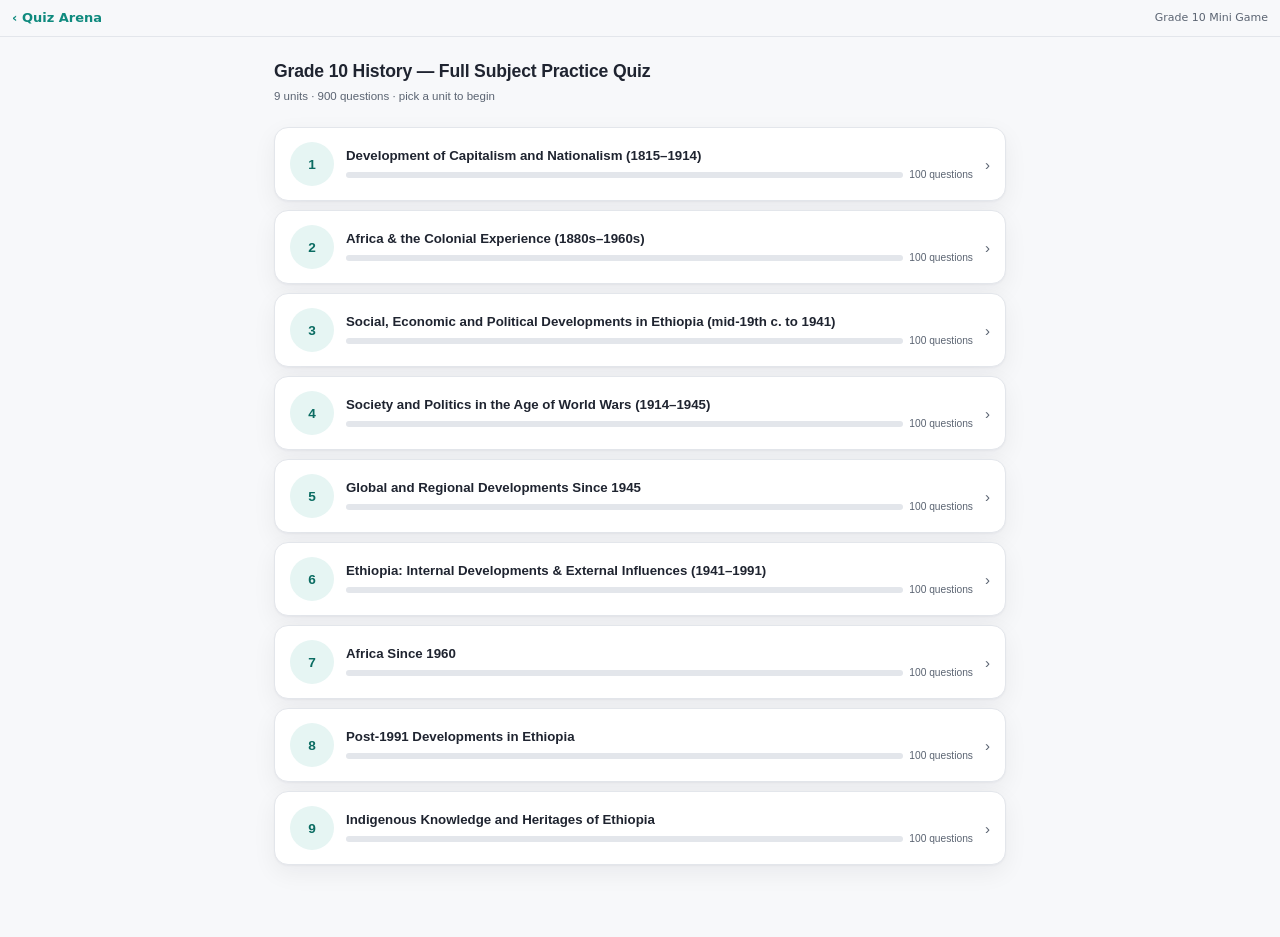
<file: telegram-quiz-game/history.html>
<!DOCTYPE html>
<html lang="en">
<head>
<meta charset="UTF-8">
<meta name="viewport" content="width=device-width, initial-scale=1.0">
<title>Grade 10 History — Full Subject Practice Quiz</title>
<style>
  :root{
    --teal:#0f8a7e;
    --teal-dark:#0b6c62;
    --teal-light:#e6f5f3;
    --red:#d64545;
    --red-light:#fbe9e9;
    --ink:#1f2430;
    --ink-soft:#5b6472;
    --paper:#f7f8fa;
    --card:#ffffff;
    --border:#e3e6eb;
    --shadow: 0 1px 2px rgba(17,24,39,.04), 0 8px 24px rgba(17,24,39,.06);
    --radius: 14px;
  }
  *{box-sizing:border-box;}
  html,body{margin:0;padding:0;}
  body{
    font-family: -apple-system, BlinkMacSystemFont, "Segoe UI", Roboto, Helvetica, Arial, sans-serif;
    background: var(--paper);
    color: var(--ink);
    min-height:100vh;
    line-height:1.5;
  }
  #app{
    max-width: 760px;
    margin: 0 auto;
    padding: 21px 14px 45px;
    min-height: 100vh;
  }
  .app-header{
    display:flex;
    align-items:baseline;
    justify-content:space-between;
    margin-bottom: 22px;
    gap:9px;
  }
  .app-header h1{
    font-size:1.1rem;
    font-weight: 700;
    margin:0;
    letter-spacing:-0.01em;
  }
  .app-header .subtitle{
    font-size:0.72rem;
    color: var(--ink-soft);
    margin-top:4px;
  }
  .header-block{flex:1;min-width:0;}

  /* ---------- Landing screen ---------- */
  .unit-grid{
    display:flex;
    flex-direction:column;
    gap:9px;
  }
  .unit-card{
    background: var(--card);
    border: 1px solid var(--border);
    border-radius: var(--radius);
    padding: 14px 15px;
    display:flex;
    align-items:center;
    gap:12px;
    cursor:pointer;
    box-shadow: var(--shadow);
    transition: border-color .15s ease, transform .1s ease;
    text-align:left;
    width:100%;
  }
  .unit-card:hover{ border-color: var(--teal); }
  .unit-card:active{ transform: scale(0.995); }
  .unit-num{
    flex:none;
    width:44px;
    height:44px;
    border-radius:50%;
    background: var(--teal-light);
    color: var(--teal-dark);
    display:flex;
    align-items:center;
    justify-content:center;
    font-weight:700;
    font-size:0.85rem;
  }
  .unit-info{ flex:1; min-width:0; }
  .unit-title{ font-weight:600; font-size:0.83rem; color:var(--ink); }
  .unit-progress-row{
    display:flex;
    align-items:center;
    gap:6px;
    margin-top:6px;
  }
  .unit-progress-track{
    flex:1;
    height:6px;
    border-radius:4px;
    background: var(--border);
    overflow:hidden;
  }
  .unit-progress-fill{
    height:100%;
    background: var(--teal);
    border-radius:4px;
  }
  .unit-progress-label{
    font-size:0.64rem;
    color: var(--ink-soft);
    flex:none;
  }
  .unit-chevron{
    flex:none;
    color: var(--ink-soft);
    font-size:0.94rem;
  }

  /* ---------- Quiz screen ---------- */
  .back-link{
    background:none;
    border:none;
    color: var(--ink-soft);
    font-size:0.72rem;
    cursor:pointer;
    padding:6px 0;
    margin-bottom:14px;
    display:inline-flex;
    align-items:center;
    gap:4px;
  }
  .back-link:hover{ color: var(--teal-dark); }

  .progress-wrap{
    margin-bottom: 22px;
  }
  .progress-meta{
    display:flex;
    justify-content:space-between;
    font-size:0.68rem;
    color: var(--ink-soft);
    margin-bottom:8px;
  }
  .progress-track{
    height:8px;
    border-radius:6px;
    background: var(--border);
    overflow:hidden;
  }
  .progress-fill{
    height:100%;
    background: var(--teal);
    border-radius:6px;
    transition: width .25s ease;
  }

  .q-card{
    background: var(--card);
    border: 1px solid var(--border);
    border-radius: var(--radius);
    padding: 20px 18px;
    box-shadow: var(--shadow);
  }
  .q-type-tag{
    display:inline-block;
    font-size:0.59rem;
    font-weight:700;
    letter-spacing: .02em;
    color: var(--teal-dark);
    background: var(--teal-light);
    padding: 2px 8px;
    border-radius: 999px;
    margin-bottom: 14px;
  }
  .q-text{
    font-size:0.92rem;
    font-weight: 600;
    color: var(--ink);
    margin: 0 0 20px 0;
    line-height:1.45;
  }

  .options{
    display:flex;
    flex-direction:column;
    gap:8px;
  }
  .option{
    display:flex;
    align-items:center;
    gap:9px;
    padding: 9px 10px;
    border: 1.5px solid var(--border);
    border-radius: 10px;
    background: var(--card);
    cursor:pointer;
    text-align:left;
    font-size:0.82rem;
    color: var(--ink);
    transition: border-color .12s ease, background .12s ease;
  }
  .option:hover:not(.locked){
    border-color: var(--teal);
    background: var(--teal-light);
  }
  .option.locked{ cursor:default; }
  .option-badge{
    flex:none;
    width:28px;
    height:28px;
    border-radius:50%;
    border:1.5px solid var(--border);
    display:flex;
    align-items:center;
    justify-content:center;
    font-weight:700;
    font-size:0.7rem;
    color: var(--ink-soft);
    background: var(--paper);
  }
  .option.correct-answer{
    border-color: var(--teal);
    background: var(--teal-light);
  }
  .option.correct-answer .option-badge{
    background: var(--teal);
    border-color: var(--teal);
    color:#fff;
  }
  .option.wrong-answer{
    border-color: var(--red);
    background: var(--red-light);
  }
  .option.wrong-answer .option-badge{
    background: var(--red);
    border-color: var(--red);
    color:#fff;
  }

  .fib-row{
    display:flex;
    gap:8px;
    margin-top:4px;
  }
  .fib-input{
    flex:1;
    padding: 9px 10px;
    border-radius:10px;
    border: 1.5px solid var(--border);
    font-size:0.82rem;
    font-family:inherit;
  }
  .fib-input:focus{ outline:none; border-color: var(--teal); }
  .fib-submit{
    flex:none;
    background: var(--teal);
    color:#fff;
    border:none;
    border-radius:10px;
    padding: 0 20px;
    font-weight:600;
    font-size:0.78rem;
    cursor:pointer;
  }
  .fib-submit:disabled{ opacity:.5; cursor:default; }

  .feedback-banner{
    margin-top:16px;
    padding: 9px 10px;
    border-radius:10px;
    font-size:0.78rem;
    font-weight:600;
    display:flex;
    align-items:flex-start;
    gap:8px;
  }
  .feedback-banner.correct{
    background: var(--teal-light);
    color: var(--teal-dark);
  }
  .feedback-banner.incorrect{
    background: var(--red-light);
    color: #a12f2f;
  }
  .feedback-icon{ flex:none; font-size:0.89rem; line-height:1.3; }
  .feedback-text{ flex:1; }
  .explain-text{
    margin-top:6px;
    font-weight:400;
    color: var(--ink);
    font-size:0.77rem;
  }

  .nav-row{
    position:sticky;bottom:0;z-index:5;
    display:flex;
    justify-content:space-between;
    align-items:center;
    margin:10px -2px 0;
    padding:8px 2px calc(8px + env(safe-area-inset-bottom));
    background:rgba(247,248,250,.96);
    border-top:1px solid var(--border);
    box-shadow:0 -5px 14px rgba(17,24,39,.06);
  }
  .btn-prev{
    background:none;
    border:none;
    color: var(--ink-soft);
    font-size:0.78rem;
    font-weight:600;
    cursor:pointer;
    padding: 8px 3px;
  }
  .btn-prev:hover{ color: var(--ink); }
  .btn-prev:disabled{ opacity:0.35; cursor:default; }
  .btn-next{
    background: var(--teal);
    color:#fff;
    border:none;
    border-radius:10px;
    padding: 9px 20px;
    font-weight:700;
    font-size:0.8rem;
    cursor:pointer;
  }
  .btn-next:hover{ background: var(--teal-dark); }
  .btn-next:disabled{ opacity:0.4; cursor:default; background:var(--ink-soft); }

  /* ---------- Summary screen ---------- */
  .summary-card{
    background: var(--card);
    border: 1px solid var(--border);
    border-radius: var(--radius);
    padding: 26px 18px;
    box-shadow: var(--shadow);
    text-align:center;
  }
  .summary-title{
    font-size:0.94rem;
    font-weight:700;
    margin:0 0 22px;
  }
  .score-orb-wrap{
    display:flex;
    justify-content:center;
    margin-bottom: 18px;
  }
  .score-orb-label{
    font-size:0.77rem;
    color: var(--ink-soft);
    margin-bottom: 22px;
  }
  .score-count{
    font-size:1.19rem;
    font-weight:800;
    fill: var(--ink);
  }
  .score-pct{
    font-size:0.53rem;
    fill: var(--ink-soft);
    font-weight:600;
  }
  .summary-actions{
    display:flex;
    gap:9px;
    justify-content:center;
    margin-top:8px;
    flex-wrap:wrap;
  }
  .btn-secondary{
    background: var(--paper);
    border: 1.5px solid var(--border);
    color: var(--ink);
    border-radius:10px;
    padding: 8px 15px;
    font-weight:600;
    font-size:0.78rem;
    cursor:pointer;
  }
  .btn-secondary:hover{ border-color: var(--teal); }
  .btn-primary{
    background: var(--teal);
    color:#fff;
    border:none;
    border-radius:10px;
    padding: 8px 16px;
    font-weight:700;
    font-size:0.78rem;
    cursor:pointer;
  }
  .btn-primary:hover{ background: var(--teal-dark); }

  .review-section{
    margin-top: 30px;
    text-align:left;
  }
  .review-heading{
    font-size:0.81rem;
    font-weight:700;
    margin-bottom:12px;
    color: var(--ink);
  }
  .review-item{
    border: 1px solid var(--border);
    border-radius: 10px;
    padding: 10px 12px;
    margin-bottom:10px;
    background: var(--paper);
  }
  .review-q{ font-weight:600; font-size:0.78rem; margin-bottom:8px; }
  .review-your{ font-size:0.72rem; color:#a12f2f; margin-bottom:4px; }
  .review-correct{ font-size:0.72rem; color: var(--teal-dark); margin-bottom:6px; }
  .review-explain{ font-size:0.71rem; color: var(--ink-soft); }
  .no-missed{ color: var(--ink-soft); font-size:0.77rem; text-align:center; padding: 10px 0; }

  @media (max-width: 480px){
    .q-card{ padding: 15px 12px; }
    .summary-card{ padding: 20px 12px; }
  }
</style>

<script src="https://telegram.org/js/telegram-web-app.js"></script>
<script>
(function(){
  try {
    var tg = window.Telegram && window.Telegram.WebApp;
    if (!tg) return;
    tg.ready();
    tg.expand();
  } catch (e) {}
})();
</script>
</head>
<body>
<div id="arena-back" style="position:sticky;top:0;z-index:50;background:rgba(247,248,250,.96);border-bottom:1px solid #e3e6eb;padding:8px 12px;display:flex;align-items:center;gap:8px;">
  <a href="index.html" style="text-decoration:none;color:#0f8a7e;font-weight:700;font-size:13px;font-family:system-ui,-apple-system,sans-serif;">‹ Quiz Arena</a>
  <span style="flex:1"></span>
  <span style="font-size:11px;color:#5b6472;font-family:system-ui,-apple-system,sans-serif;">Grade 10 Mini Game</span>
</div>

<div id="app"></div>

<script id="quiz-data" type="application/json">[{"num": 1, "title": "Development of Capitalism and Nationalism (1815–1914)", "questions": [{"type": "mc", "q": "Capitalism has been the dominant economic system in the Western world since the collapse of feudalism.", "opts": ["True", "False"], "correct": 0, "explain": "The unit states that capitalism has been the dominant economic system in the West since feudalism collapsed."}, {"type": "mc", "q": "In the capitalist system, most means of production are owned by the government.", "opts": ["True", "False"], "correct": 1, "explain": "In capitalism, most means of production are privately owned, not government-owned."}, {"type": "mc", "q": "The Industrial Revolution first started in England in the 18th century.", "opts": ["True", "False"], "correct": 0, "explain": "The text states the Industrial Revolution first started in England in the 18th century."}, {"type": "mc", "q": "After England, Belgium, France, and the German states became industrialized.", "opts": ["True", "False"], "correct": 0, "explain": "The unit lists Belgium, France, and the German states as the countries that industrialized after England."}, {"type": "mc", "q": "The Factory system replaced the domestic system of production.", "opts": ["True", "False"], "correct": 0, "explain": "The Factory system was created to replace the domestic system, in which workers used hand tools at home."}, {"type": "mc", "q": "Industrialization promoted the growth of the proletariat and the bourgeoisie as new social classes.", "opts": ["True", "False"], "correct": 0, "explain": "The text says industrialization promoted new socio-economic classes, especially the proletariat and the bourgeoisie."}, {"type": "mc", "q": "The transatlantic slave trade played no role in financing Europe's industrialization.", "opts": ["True", "False"], "correct": 1, "explain": "The text says slave trade and plantation riches were important factors in the development of capitalism in Europe."}, {"type": "mc", "q": "Textile mills played a key part in the rise of the city of Manchester.", "opts": ["True", "False"], "correct": 0, "explain": "The passage states textile mills played a key part in the rise of Manchester."}, {"type": "mc", "q": "A command economy is one in which the government controls production, distribution, and prices.", "opts": ["True", "False"], "correct": 0, "explain": "The text defines a command economy as one where government controls volume of production, distribution and prices."}, {"type": "mc", "q": "The Congress of Vienna in 1815 aimed to reverse the changes brought by Napoleon and restore monarchies.", "opts": ["True", "False"], "correct": 0, "explain": "Britain, Russia, Prussia and Austria drew the Treaty of Vienna in 1815 to reverse Napoleonic changes and restore monarchies."}, {"type": "mc", "q": "In 1815, Italy was politically unified under one king.", "opts": ["True", "False"], "correct": 1, "explain": "In 1815, Italy was left completely fragmented by the Congress of Vienna settlements, not unified."}, {"type": "mc", "q": "The Papal States cut off the north of the Italian peninsula from the south.", "opts": ["True", "False"], "correct": 0, "explain": "The text says the Papal States straddled the centre of the peninsula, cutting the north off from the south."}, {"type": "mc", "q": "The Kingdom of Sardinia was also called Piedmont-Sardinia.", "opts": ["True", "False"], "correct": 0, "explain": "The unit states the Kingdom of Sardinia was also called Piedmont-Sardinia."}, {"type": "mc", "q": "Giuseppe Mazzini favoured monarchy as the best form of government for a united Italy.", "opts": ["True", "False"], "correct": 1, "explain": "Mazzini viewed nation states as necessary and opposed monarchy, wanting a liberal democratic republic."}, {"type": "mc", "q": "Mazzini founded the 'Young Italy' movement in 1831.", "opts": ["True", "False"], "correct": 0, "explain": "The text states Mazzini founded Young Italy in 1831."}, {"type": "mc", "q": "Cavour became prime minister of the Kingdom of Sardinia in 1852.", "opts": ["True", "False"], "correct": 0, "explain": "The passage states Cavour became prime minister of independent Sardinia in 1852."}, {"type": "mc", "q": "Cavour promised to give Nice and Savoy to France in exchange for military help against Austria.", "opts": ["True", "False"], "correct": 0, "explain": "For France's help against Austria, Cavour promised to give the regions of Nice and Savoy to France."}, {"type": "mc", "q": "Giuseppe Garibaldi led an army known as the Red Shirts.", "opts": ["True", "False"], "correct": 0, "explain": "The text states Garibaldi led the Red Shirts, an army that wore bright red shirts into battle."}, {"type": "mc", "q": "The Kingdom of Italy was established in 1861 with Victor Emmanuel II as king.", "opts": ["True", "False"], "correct": 0, "explain": "In 1861 the kingdom of Italy was established and King Victor Emmanuel II became its king."}, {"type": "mc", "q": "Italy gained Venetia in 1866 after the Seven Weeks War.", "opts": ["True", "False"], "correct": 0, "explain": "Following Austria's defeat in the Seven Weeks War of 1866, Italy got Venetia."}, {"type": "mc", "q": "Rome became part of unified Italy in 1870 after French troops withdrew during the Franco-Prussian War.", "opts": ["True", "False"], "correct": 0, "explain": "When the Franco-Prussian war broke out in 1870, French armies withdrew from Italy and Italians entered Rome, completing unification."}, {"type": "mc", "q": "After unification, the Mafia became a secret society the central Italian government could not control.", "opts": ["True", "False"], "correct": 0, "explain": "The text lists the formation of the Mafia, a state within a state the central government was powerless to control, as a post-unification problem."}, {"type": "mc", "q": "The Congress of Vienna in 1815 created the German Confederation of 39 separate autonomous states.", "opts": ["True", "False"], "correct": 0, "explain": "The text states the 1815 Congress of Vienna created the German Confederation, consisting of 39 separate autonomous states."}, {"type": "mc", "q": "The Revolution of 1848 succeeded in unifying the German states.", "opts": ["True", "False"], "correct": 1, "explain": "The text says the Revolution of 1848 failed in its attempt to unify the German-speaking states."}, {"type": "mc", "q": "The Zollverein was a military alliance formed by the German states in 1834.", "opts": ["True", "False"], "correct": 1, "explain": "The Zollverein was an economic alliance (customs union) that promoted trade and removed tariffs, not a military alliance."}, {"type": "mc", "q": "Otto von Bismarck came from the Junker class, the landed nobility of Prussia.", "opts": ["True", "False"], "correct": 0, "explain": "The text states Bismarck came from the Junker class, or landed nobility, in Prussia."}, {"type": "mc", "q": "Bismarck pursued German unification mainly through peaceful parliamentary negotiation.", "opts": ["True", "False"], "correct": 1, "explain": "Bismarck used realpolitik and the 'Blood and Iron' policy, achieving unification through three wars, not peaceful negotiation."}, {"type": "mc", "q": "The Danish War of 1864 resulted in Schleswig going to Prussia and Holstein remaining with Austria.", "opts": ["True", "False"], "correct": 0, "explain": "As a result of the Danish War, Schleswig was given to Prussia while Austria kept Holstein."}, {"type": "mc", "q": "The Battle of Königgrätz (Sadowa) in 1866 resulted in a quick Prussian victory over Austria.", "opts": ["True", "False"], "correct": 0, "explain": "At the Battle of Königgrätz on 3 July 1866, the Prussian army quickly defeated the Austrian forces."}, {"type": "mc", "q": "The Ems Telegram was published by Bismarck to provoke France into declaring war on Prussia.", "opts": ["True", "False"], "correct": 0, "explain": "Bismarck published the edited Ems Telegram to provoke France to declare war on Prussia in 1870."}, {"type": "mc", "q": "Which European country was the first to become industrialized?", "opts": ["France", "Belgium", "Germany", "England"], "correct": 3, "explain": "The text states the Industrial Revolution first started in England in the 18th century."}, {"type": "mc", "q": "Which two social classes emerged especially as a result of industrialization, according to the unit?", "opts": ["The peasantry and the feudal lord", "The capitalist and the bourgeoisie", "The proletariat and the bourgeoisie", "The feudal lord and the bourgeoisie"], "correct": 2, "explain": "Industrialization promoted new socio-economic classes, especially the proletariat and the bourgeoisie."}, {"type": "mc", "q": "In the capitalist system, who owns the means of production?", "opts": ["The government", "A small group of wealthy individuals (capitalists/bourgeoisie)", "The proletariat collectively", "Religious institutions"], "correct": 1, "explain": "The means of production in the capitalist system are owned by a small group of wealthy individuals known as capitalists or bourgeoisie."}, {"type": "mc", "q": "What replaced wind and water power following the Industrial Revolution?", "opts": ["Solar and wind turbines", "Coal and steam", "Nuclear energy", "Animal power"], "correct": 1, "explain": "New sources of energy and power, particularly coal and steam, replaced wind and water powers."}, {"type": "mc", "q": "According to the unit, riches from the slave trade brought tremendous wealth to which British port town?", "opts": ["London", "Liverpool", "Bristol", "Glasgow"], "correct": 1, "explain": "The slave trade delivered tremendous riches to British port towns such as Liverpool."}, {"type": "mc", "q": "Which countries drew up the Treaty of Vienna in 1815?", "opts": ["Britain, Russia, Prussia and Austria", "France, Spain, Italy and Germany", "Britain, France, Italy and the Ottoman Empire", "Russia, Germany, Spain and Austria"], "correct": 0, "explain": "Britain, Russia, Prussia and Austria drew the Treaty of Vienna in 1815 to restore the monarchies."}, {"type": "mc", "q": "Which movement helped bring about national self-consciousness through the development of national language and literature?", "opts": ["The Protestant Revolution", "The Renaissance", "The Industrial Revolution", "The Congress of Vienna"], "correct": 1, "explain": "The Renaissance, with developments of national language and literature, helped bring about national self-consciousness."}, {"type": "mc", "q": "Which of the following was NOT one of the three obstacles to Italian unity in 1815?", "opts": ["Austrian occupation of Lombardy and Venice", "The Papal States", "The existence of several independent states", "French colonization of Sicily"], "correct": 3, "explain": "The three obstacles were Austrian occupation, the Papal States, and several independent states — not French colonization of Sicily."}, {"type": "mc", "q": "Who founded the 'Young Italy' movement in 1831?", "opts": ["Camillo di Cavour", "Giuseppe Garibaldi", "Giuseppe Mazzini", "Victor Emmanuel II"], "correct": 2, "explain": "In 1831, Mazzini founded a movement called 'Young Italy' which attracted tens of thousands of Italians."}, {"type": "mc", "q": "Mazzini was a member of which secret society formed to abolish foreign rule in Italy?", "opts": ["The Carbonari", "The Red Shirts", "The Zollverein", "The Junkers"], "correct": 0, "explain": "Mazzini was a member of the Carbonari, a secret society of Italian unification formed to abolish foreign rule in Italy."}, {"type": "mc", "q": "What kind of government did Mazzini want for a united Italy?", "opts": ["An absolute monarchy", "A liberal democratic republic", "A military dictatorship", "A theocracy under the Pope"], "correct": 1, "explain": "Mazzini wanted a liberal democratic republic to govern a united Italy."}, {"type": "mc", "q": "In 1852, Cavour became prime minister of which state?", "opts": ["The Kingdom of the Two Sicilies", "The Papal States", "The Kingdom of Sardinia", "The Duchy of Tuscany"], "correct": 2, "explain": "In 1852, Cavour became prime minister of the independent Kingdom of Sardinia."}, {"type": "mc", "q": "In the 1858 secret agreement, Napoleon III agreed to help Sardinia against which power?", "opts": ["Prussia", "Austria", "France's own colonies", "The Ottoman Empire"], "correct": 1, "explain": "Napoleon agreed to send troops to drive the Austrians out of Lombardy and Venetia if Austria declared war on Sardinia."}, {"type": "mc", "q": "What did Cavour promise to give France in return for its military help?", "opts": ["Sicily and Sardinia", "Nice and Savoy", "Lombardy and Venetia", "Rome and Naples"], "correct": 1, "explain": "Cavour promised to give the regions of Nice and Savoy to France for its help."}, {"type": "mc", "q": "Giuseppe Garibaldi and his Red Shirts first captured which island?", "opts": ["Sardinia", "Corsica", "Sicily", "Malta"], "correct": 2, "explain": "Garibaldi and the Red Shirts captured the island of Sicily and then crossed into the Italian mainland."}, {"type": "mc", "q": "Who became king when the Kingdom of Italy was established in 1861?", "opts": ["Napoleon III", "Victor Emmanuel II", "Otto von Bismarck", "Wilhelm I"], "correct": 1, "explain": "In 1861, the kingdom of Italy was established, and King Victor Emmanuel II became its king."}, {"type": "mc", "q": "Italian unification was finalized in 1870 when Italy annexed which city?", "opts": ["Venice", "Naples", "Rome", "Florence"], "correct": 2, "explain": "When French armies withdrew from Italy in 1870, Italians entered Rome, finalizing Italian unification."}, {"type": "mc", "q": "After Rome joined Italy, over what remaining territory did the Pope continue to govern?", "opts": ["Sicily", "Vatican City", "Naples", "Tuscany"], "correct": 1, "explain": "The Pope continued to govern a section of Rome known as Vatican City."}, {"type": "mc", "q": "Which of the following was a problem Italy faced after political unification?", "opts": ["Total religious harmony with the Church", "Tension between the industrialized North and agrarian South", "Absence of any secret societies", "Immediate political stability"], "correct": 1, "explain": "One listed problem was the tension between the industrialized North and the agrarian South."}, {"type": "mc", "q": "Which secret society formed in Italy became a 'state within a state' that the central government could not control?", "opts": ["The Carbonari", "Young Italy", "The Mafia", "The Red Shirts"], "correct": 2, "explain": "The formation of the Mafia, a kind of state within a state, was a problem the central government was powerless to control."}, {"type": "mc", "q": "The German Confederation created by the Congress of Vienna in 1815 consisted of how many separate autonomous states?", "opts": ["25", "39", "50", "12"], "correct": 1, "explain": "The 1815 Congress of Vienna created the German Confederation, which consisted of 39 separate autonomous states."}, {"type": "mc", "q": "Which German state took the lead in unifying the German Confederation?", "opts": ["Bavaria", "Austria", "Prussia", "Saxony"], "correct": 2, "explain": "While Austria usually dominated the German Confederation, Prussia took the lead in unifying the states into Germany."}, {"type": "mc", "q": "Which of the following groups opposed German unification before 1870, according to the text?", "opts": ["Prussian Junkers", "Small German states fearing Prussian domination", "German railway builders", "Zollverein merchants"], "correct": 1, "explain": "Small German states that feared Prussian domination were among the forces opposed to German unification."}, {"type": "mc", "q": "The Zollverein, created in 1834, was best described as:", "opts": ["A military pact between Prussia and Austria", "An economic customs union between German states", "A religious alliance of Catholic states", "A treaty ending the Franco-Prussian War"], "correct": 1, "explain": "The Zollverein was an economic alliance (customs union) between German states that promoted trade and removed tariffs."}, {"type": "mc", "q": "Otto von Bismarck belonged to which social class?", "opts": ["The bourgeoisie", "The proletariat", "The Junker (landed nobility)", "The clergy"], "correct": 2, "explain": "Bismarck came from the Junker class, or the landed nobility, in Prussia."}, {"type": "mc", "q": "In 1862, who appointed Bismarck as Prussian prime minister?", "opts": ["Napoleon III", "King Wilhelm I", "Franz Joseph", "Victor Emmanuel II"], "correct": 1, "explain": "In 1862, the new Prussian king, Wilhelm I, chose Bismarck as prime minister."}, {"type": "mc", "q": "Bismarck's political philosophy of pursuing goals by any means necessary was known as:", "opts": ["Nationalism", "Realpolitik", "Zollverein", "Liberalism"], "correct": 1, "explain": "Realpolitik is defined in the text as pursuing goals by any means necessary — go to war, lie, break treaties."}, {"type": "mc", "q": "Which three wars did Bismarck use to achieve German unification, in order?", "opts": ["Franco-Prussian, Danish, Austro-Prussian", "Danish War, Seven Weeks War, Franco-Prussian War", "Seven Weeks War, Franco-Prussian War, Danish War", "Crimean War, Danish War, Franco-Prussian War"], "correct": 1, "explain": "Bismarck led German unification through the Danish War (1864), the Seven Weeks War (1866), and the Franco-Prussian War (1870/71)."}, {"type": "mc", "q": "As a result of the 1864 Danish War, which territory was given to Prussia?", "opts": ["Holstein", "Schleswig", "Alsace", "Venetia"], "correct": 1, "explain": "As a result of the Danish War, Schleswig was given to Prussia, while Austria kept Holstein."}, {"type": "mc", "q": "At which battle did Prussia decisively defeat Austria in 1866?", "opts": ["Battle of Sedan", "Battle of Königgrätz (Sadowa)", "Battle of Waterloo", "Battle of Solferino"], "correct": 1, "explain": "At the Battle of Königgrätz (or Sadowa) on 3 July 1866, the Prussian army quickly defeated the Austrian forces."}, {"type": "mc", "q": "Which of the following was NOT a result of the Seven Weeks War (1866)?", "opts": ["Holstein was annexed by Prussia", "Austria was excluded from German affairs", "Venetia was given to Italy", "France annexed Alsace and Lorraine"], "correct": 3, "explain": "Alsace and Lorraine were ceded by France after the later Franco-Prussian War, not a result of the Seven Weeks War."}, {"type": "mc", "q": "What was formed under Prussian leadership after the Seven Weeks War, consisting of German states except those in the south?", "opts": ["The German Empire", "The North German Confederation", "The Zollverein", "The Weimar Republic"], "correct": 1, "explain": "The North German Confederation was formed under the leadership of Prussia after the Seven Weeks War."}, {"type": "mc", "q": "The Ems Telegram, published by Bismarck, was significant because it:", "opts": ["Ended the Franco-Prussian War", "Encouraged France to declare war on Prussia in 1870", "United the Italian states", "Freed enslaved people in the American South"], "correct": 1, "explain": "The Ems Telegram encouraged France to declare war on Prussia in 1870 by inflaming popular sentiment on both sides."}, {"type": "mc", "q": "At which battle were French forces defeated in September 1870, ending the French Second Empire?", "opts": ["Battle of Königgrätz", "Battle of Sedan", "Battle of Waterloo", "Battle of Gettysburg"], "correct": 1, "explain": "On September 2, 1870, French forces were defeated at the battle of Sedan, ending the French Second Empire."}, {"type": "mc", "q": "Under the Treaty of Frankfurt (1871), France agreed to:", "opts": ["Annex Prussian territory", "Cede Alsace and Lorraine and pay war indemnities", "Form an alliance with Prussia", "Grant independence to Bavaria"], "correct": 1, "explain": "In the Treaty of Frankfurt, France agreed to cede Alsace and Lorraine and to pay huge war indemnities to Germany."}, {"type": "mc", "q": "Who became German Emperor (Kaiser) when the German Empire was proclaimed at Versailles in 1871?", "opts": ["Otto von Bismarck", "King William of Prussia", "Napoleon III", "Franz Joseph"], "correct": 1, "explain": "In 1871, the German Empire was proclaimed at Versailles, with King William of Prussia as German Emperor (Kaiser)."}, {"type": "mc", "q": "The American Civil War was fought between the Union and which group of states?", "opts": ["The Loyalists", "The Confederate States of America", "The Provincial States", "The Territorial States"], "correct": 1, "explain": "The American Civil War was fought between the Union and the Confederate States of America."}, {"type": "mc", "q": "What did the seceding southern states primarily want, according to the text?", "opts": ["To take over the U.S. federal government", "To declare themselves independent", "To abolish slavery immediately", "To form an alliance with Britain"], "correct": 1, "explain": "The seceding southern states did not aim to take over the government; they wanted to declare themselves independent."}, {"type": "mc", "q": "The northern American economy in the mid-19th century was based mainly on:", "opts": ["Cotton plantations", "Industry, with factory wage labor", "Slave-based agriculture", "Fur trading"], "correct": 1, "explain": "The northern economy was based more on industry, hiring factory workers at low wages, reducing reliance on enslaved labor."}, {"type": "mc", "q": "Which two abolitionist leaders are named in the unit?", "opts": ["Abraham Lincoln and Jefferson Davis", "William Lloyd Garrison and Frederick Douglass", "John Wilkes Booth and Ulysses Grant", "Otto von Bismarck and Camillo di Cavour"], "correct": 1, "explain": "Famous leaders of the abolitionist movement named in the text were William Lloyd Garrison and Frederick Douglass."}, {"type": "fib", "q": "The Industrial Revolution first started in _______ in the 18th century.", "answer": "England", "explain": "The text states the Industrial Revolution first started in England in the 18th century."}, {"type": "fib", "q": "The _______ system was created to replace the domestic system of production.", "answer": "Factory", "explain": "The Factory system replaced the domestic system in which workers used hand tools at home."}, {"type": "fib", "q": "Industrialization promoted the growth of the proletariat and the _______ as new social classes.", "answer": "bourgeoisie", "explain": "Industrialization promoted new socio-economic classes, especially the proletariat and the bourgeoisie."}, {"type": "fib", "q": "A(n) _______ economy is one in which the government controls production, distribution and prices.", "answer": "command", "explain": "The text defines a command economy as one where the government controls production, distribution and prices."}, {"type": "fib", "q": "The _______ was signed in 1815 by Britain, Russia, Prussia and Austria to restore Europe's monarchies.", "answer": "Treaty of Vienna", "explain": "Britain, Russia, Prussia and Austria drew the Treaty of Vienna in 1815 to restore the monarchies."}, {"type": "fib", "q": "The Papal States straddled the centre of the Italian peninsula, cutting the north off from the _______.", "answer": "south", "explain": "The Papal States cut the north of the Italian peninsula off from the south."}, {"type": "fib", "q": "Giuseppe Mazzini founded the movement called '_______' in 1831.", "answer": "Young Italy", "explain": "In 1831, Mazzini founded a movement called 'Young Italy'."}, {"type": "fib", "q": "_______ became prime minister of the Kingdom of Sardinia in 1852.", "answer": "Cavour", "explain": "In 1852, Cavour became prime minister of the independent Kingdom of Sardinia."}, {"type": "fib", "q": "Giuseppe Garibaldi led an army known as the _______.", "answer": "Red Shirts", "explain": "Garibaldi led the Red Shirts, an army that wore bright red shirts into battle."}, {"type": "fib", "q": "The Kingdom of Italy was established in the year _______.", "answer": "1861", "explain": "In 1861, the kingdom of Italy was established with Victor Emmanuel II as king."}, {"type": "fib", "q": "Italy gained Venetia in 1866 following the _______ War.", "answer": "Seven Weeks", "explain": "Following the defeat of Austria in the Seven Weeks War, Italy got Venetia in 1866."}, {"type": "fib", "q": "Italian unification was completed in 1870 when Italians entered and annexed the city of _______.", "answer": "Rome", "explain": "In 1870, the Italians entered Rome, finalizing the unification of Italy."}, {"type": "fib", "q": "After unification, the Pope continued to govern a section of Rome known as _______.", "answer": "Vatican City", "explain": "The Pope continued to govern a section of Rome known as Vatican City."}, {"type": "fib", "q": "A secret society known as the _______ formed in Italy and became a state within a state.", "answer": "Mafia", "explain": "The formation of the Mafia, a kind of state within a state, was a post-unification problem."}, {"type": "fib", "q": "The Congress of Vienna in 1815 created the German Confederation, consisting of _______ separate autonomous states.", "answer": "39", "explain": "The 1815 Congress of Vienna created the German Confederation of 39 separate autonomous states."}, {"type": "fib", "q": "The _______, created in 1834, was an economic alliance between German states that removed trade tariffs.", "answer": "Zollverein", "explain": "The Zollverein was an economic alliance between German states created in 1834 that promoted trade."}, {"type": "fib", "q": "Otto von Bismarck came from the _______ class, the landed nobility of Prussia.", "answer": "Junker", "explain": "Bismarck came from the Junker class, or the landed nobility, in Prussia."}, {"type": "fib", "q": "In 1862, King Wilhelm I chose Bismarck as Prussian _______.", "answer": "prime minister", "explain": "In 1862, the new Prussian king, Wilhelm I, chose Bismarck as prime minister."}, {"type": "fib", "q": "Bismarck's policy of using military power to achieve German unification was called '_______ and Iron'.", "answer": "Blood", "explain": "The 'Blood and Iron' policy referred to using military power to achieve unification of Germany."}, {"type": "fib", "q": "As a result of the 1864 Danish War, _______ was given to Prussia.", "answer": "Schleswig", "explain": "As a result of the Danish War, Schleswig was given to Prussia while Austria kept Holstein."}, {"type": "fib", "q": "The Prussian army defeated Austria at the Battle of Königgrätz, also known as the Battle of _______.", "answer": "Sadowa", "explain": "The Battle of Königgrätz is also called the Battle of Sadowa."}, {"type": "fib", "q": "After the Seven Weeks War, the _______ German Confederation was formed under Prussian leadership.", "answer": "North", "explain": "The North German Confederation was formed under Prussian leadership after the Seven Weeks War."}, {"type": "fib", "q": "Bismarck published the _______ Telegram to provoke France into declaring war on Prussia.", "answer": "Ems", "explain": "Bismarck published the edited Ems Telegram to provoke France to declare war on Prussia in 1870."}, {"type": "fib", "q": "French forces were defeated at the Battle of _______ in September 1870, ending the French Second Empire.", "answer": "Sedan", "explain": "On September 2, 1870, French forces were defeated at the battle of Sedan."}, {"type": "fib", "q": "Under the Treaty of Frankfurt, France ceded the provinces of Alsace and _______ to Germany.", "answer": "Lorraine", "explain": "France agreed to cede the provinces of Alsace and Lorraine to Germany under the Treaty of Frankfurt."}, {"type": "fib", "q": "The German Empire was proclaimed in 1871 at the Palace of _______.", "answer": "Versailles", "explain": "In 1871, the German Empire was proclaimed at the Palace of Versailles."}, {"type": "fib", "q": "Eleven southern U.S. states formed the Confederacy led by _______.", "answer": "Jefferson Davis", "explain": "Eleven southern states formed the Confederacy led by Jefferson Davis."}, {"type": "fib", "q": "Abraham Lincoln issued the _______ Proclamation in January 1863, freeing slaves in rebelling states.", "answer": "Emancipation", "explain": "In January 1863, Lincoln issued the Emancipation Proclamation, freeing slaves in rebelling parts of the country."}, {"type": "fib", "q": "President Lincoln was assassinated by _______ on April 14, 1865.", "answer": "John Wilkes Booth", "explain": "President Lincoln was assassinated by John Wilkes Booth, a Confederate sympathizer."}, {"type": "fib", "q": "The _______ Amendment, adopted on December 6, 1865, officially outlawed slavery in the United States.", "answer": "Thirteenth", "explain": "On December 6, 1865, the Thirteenth Amendment was adopted, officially outlawing slavery."}]}, {"num": 2, "title": "Africa & the Colonial Experience (1880s–1960s)", "questions": [{"type": "mc", "q": "Colonialism is defined as the direct and total dominance of one country by another based on possession of state authority by a foreign power.", "opts": ["True", "False"], "correct": 0, "explain": "The unit defines colonialism as the direct and total dominance of one country by another based on possession of state authority by a foreign power."}, {"type": "mc", "q": "The concept of colonialism is closely tied to imperialism.", "opts": ["True", "False"], "correct": 0, "explain": "The text states colonialism is inextricably tied to imperialism, the policy of using power to rule another people."}, {"type": "mc", "q": "Colonialism only began in the 19th century and had no earlier history.", "opts": ["True", "False"], "correct": 1, "explain": "Colonialism has been practised since ancient times by the Greeks, Romans, Ottomans, and others."}, {"type": "mc", "q": "'Legitimate trade' refers to the commodity trade between Africans and European merchants after the slave trade was abolished.", "opts": ["True", "False"], "correct": 0, "explain": "The text defines legitimate commerce as commodity trade between Africans and Europeans after the slave trade's abolition."}, {"type": "mc", "q": "European explorers who arrived in Africa after the 1850s were mostly inspired purely by scientific curiosity.", "opts": ["True", "False"], "correct": 1, "explain": "Explorers who arrived after the 1850s were largely European government agents, unlike earlier ones inspired by scientific inquiry."}, {"type": "mc", "q": "European missionaries converted the majority of non-Muslim Africans to Christianity in the late 19th century.", "opts": ["True", "False"], "correct": 1, "explain": "Missionaries converted less than 1% of non-Muslim Africans (outside Ethiopia) in the last two decades of the 19th century."}, {"type": "mc", "q": "Demand for raw materials and new markets was among the economic motives for European colonization of Africa.", "opts": ["True", "False"], "correct": 0, "explain": "The economic motive included demand for raw materials and the need for new market centres."}, {"type": "mc", "q": "The 'civilizing mission' implied that Africans were inferior and uncivilized while Europeans were superior and civilized.", "opts": ["True", "False"], "correct": 0, "explain": "The civilizing mission's clear implication was that Africans were inferior and uncivilized and Europeans superior and civilized."}, {"type": "mc", "q": "Rudyard Kipling wrote the poem 'The White Man's Burden' in 1899.", "opts": ["True", "False"], "correct": 0, "explain": "The text states the White Man's Burden was a poem written by Rudyard Kipling in 1899."}, {"type": "mc", "q": "Before the 1880s, most of Africa (about 90%) was independent and free from foreign rule.", "opts": ["True", "False"], "correct": 0, "explain": "Before the 1880s, only 10% of Africa was ruled by foreign powers; the rest (90%) was independent."}, {"type": "mc", "q": "The Berlin Conference was held from 1884 to 1885 in Berlin, Germany.", "opts": ["True", "False"], "correct": 0, "explain": "The Berlin Conference was held from 1884 to 1885 in Berlin, Germany."}, {"type": "mc", "q": "African representatives participated in the Berlin Conference.", "opts": ["True", "False"], "correct": 1, "explain": "The text states Africa was not invited nor involved in the Berlin Conference."}, {"type": "mc", "q": "The Berlin Conference confirmed the Congo Free State as the private property of King Leopold II of Belgium.", "opts": ["True", "False"], "correct": 0, "explain": "The Congo Free State was confirmed as the private property of King Leopold II of Belgium at the conference."}, {"type": "mc", "q": "The principle of effective occupation required colonial powers to have treaties, fly their flag, and establish administration to claim territory.", "opts": ["True", "False"], "correct": 0, "explain": "Article 35 required colonial powers to possess treaties, fly their flag, and establish administration with police to claim rights."}, {"type": "mc", "q": "The Wuchale treaty between Ethiopia and Italy is cited as an example of a fake or trickery treaty.", "opts": ["True", "False"], "correct": 0, "explain": "The text cites the Wuchale treaty as a good example of a fake or trickery treaty used to colonize."}, {"type": "mc", "q": "Lack of cooperation and solidarity among Africans helped Europeans succeed in the Scramble for Africa.", "opts": ["True", "False"], "correct": 0, "explain": "The text lists lack of cooperation and solidarity among Africans as a reason Europeans succeeded in partitioning Africa."}, {"type": "mc", "q": "The British South Africa Company was controlled by John Cecil Rhodes.", "opts": ["True", "False"], "correct": 0, "explain": "The B.S.A.C. was under the control of John Cecil Rhodes."}, {"type": "mc", "q": "Company rule in Africa was practiced from the 1880s to 1924.", "opts": ["True", "False"], "correct": 0, "explain": "The text states company rule was exercised from the 1880s to 1924."}, {"type": "mc", "q": "The French colonial policy of direct rule and assimilation was designed by Frederick Lugard.", "opts": ["True", "False"], "correct": 1, "explain": "The French policy of direct rule and assimilation was designed by Albert Sarrout; Lugard designed British indirect rule."}, {"type": "mc", "q": "Under the assimilation policy, an African who received French education stood a chance of becoming French.", "opts": ["True", "False"], "correct": 0, "explain": "According to the assimilation policy, an African who received French education could become French."}, {"type": "mc", "q": "Frederick Lugard was the architect of the British Indirect Rule policy.", "opts": ["True", "False"], "correct": 0, "explain": "The text states the architect of the British Indirect rule policy was Frederick Lugard."}, {"type": "mc", "q": "Settler rule involved Europeans displacing indigenous Africans and taking their fertile lands.", "opts": ["True", "False"], "correct": 0, "explain": "In settler colonies, fertile lands of African peasants were taken and given to minority white settlers."}, {"type": "mc", "q": "Ahmadu Seku resisted French rule in West Africa and was eventually exiled to Sokoto, where he died.", "opts": ["True", "False"], "correct": 0, "explain": "Ahmadu Seku's forces were defeated, his empire broke up, and he was exiled to Sokoto where he died."}, {"type": "mc", "q": "Samori Ture was finally captured by the French in 1900 and exiled to Gabon.", "opts": ["True", "False"], "correct": 0, "explain": "The French captured Samori in 1900 and exiled him to Gabon in Central Africa."}, {"type": "mc", "q": "The Maji Maji Uprising was a highly organized rebellion planned well in advance under central leadership.", "opts": ["True", "False"], "correct": 1, "explain": "The text states the Maji Maji movement was a spontaneous rising with no previous planning and central leadership."}, {"type": "mc", "q": "The Herero and Nama uprisings against German rule in South West Africa were both crushed by the Germans.", "opts": ["True", "False"], "correct": 0, "explain": "Both the Herero (1904) and Nama (1905) uprisings were crushed by the Germans."}, {"type": "mc", "q": "Egypt became a British colony after British forces entered Cairo in 1882 and defeated Urabi Pasha's revolt.", "opts": ["True", "False"], "correct": 0, "explain": "In 1882, British forces entered Cairo, defeated the revolt, and Egypt became a British colony."}, {"type": "mc", "q": "Colonialism destroyed African indigenous administrations and created artificial boundaries without local approval.", "opts": ["True", "False"], "correct": 0, "explain": "The political impacts included destruction of indigenous administrations and creation of artificial boundaries without local approval."}, {"type": "mc", "q": "Under colonialism, Africans were encouraged and allowed to develop their own manufacturing industries.", "opts": ["True", "False"], "correct": 1, "explain": "Africans were not allowed nor encouraged to go into manufacturing; Africa remained a supplier of raw materials."}, {"type": "mc", "q": "Rinderpest disease introduced by settlers affected livestock of peoples such as the Shona in present-day Zimbabwe.", "opts": ["True", "False"], "correct": 0, "explain": "Rinderpest disease, introduced by settlers, affected the livestock of the Shona people among others."}, {"type": "mc", "q": "What is colonialism, as defined in the unit?", "opts": ["A trade agreement between equal nations", "The direct and total dominance of one country by another based on possession of state authority", "A religious movement across Africa", "An alliance for mutual defense"], "correct": 0, "explain": "Colonialism is defined as the direct and total dominance of one country by another based on possession of state authority by a foreign power."}, {"type": "mc", "q": "The concept of colonialism is inseparably tied to which of the following?", "opts": ["Communism", "Socialism", "Feudalism", "Imperialism"], "correct": 3, "explain": "The text states colonialism's notion is inextricably tied to that of imperialism."}, {"type": "mc", "q": "What technological advancement facilitated the expansion of colonialism from the 16th century onward?", "opts": ["Advances in navigational technology", "The printing press", "Steam-powered factories", "The telegraph"], "correct": 0, "explain": "Colonialism grew in scope since the 16th century owing to advancements in navigational technology."}, {"type": "mc", "q": "'Legitimate trade' in the 19th century was a trade in which:", "opts": ["Goods were exchanged equally among Africans", "African raw materials were exchanged for European goods", "The slave trade was expanded", "Americans traded directly with Europeans"], "correct": 1, "explain": "Legitimate trade refers to raw products from Africa, particularly cash crops, being exchanged for European goods."}, {"type": "mc", "q": "What percentage of non-Muslim Africans (outside Ethiopia) did missionaries convert to Christianity in the last two decades of the 19th century?", "opts": ["Less than 1%", "About 25%", "Over 50%", "Nearly 100%"], "correct": 0, "explain": "European missionaries converted only less than 1% of non-Muslim Africans (outside Ethiopia) to Christianity."}, {"type": "mc", "q": "Which of the following was NOT listed as a main motive for European colonization of Africa?", "opts": ["Economic demand for raw materials and markets", "Political and strategic interest", "The civilizing mission and religious factors", "Africa's request for European governance"], "correct": 3, "explain": "The listed motives were economic, political/strategic, the civilizing mission, and religious factors — not a request from Africa."}, {"type": "mc", "q": "Rudyard Kipling's poem 'The White Man's Burden' proposed that:", "opts": ["Africans should govern themselves immediately", "White people should rule over non-white people until they adopt western ways", "Colonization should end immediately", "Africans and Europeans were equals"], "correct": 1, "explain": "The poem proposes that white people should rule non-white people until they can fully adopt western ways."}, {"type": "mc", "q": "Before the 1880s, approximately what percentage of Africa was under foreign rule?", "opts": ["10%", "50%", "75%", "90%"], "correct": 0, "explain": "Before the 1880s, only 10% of Africa was ruled by foreign powers."}, {"type": "mc", "q": "The rapid colonial expansion of Europeans in Africa from the 1880s to the early 20th century is known as:", "opts": ["The Berlin Conference", "The Scramble for Africa", "The Civilizing Mission", "The Legitimate Trade"], "correct": 1, "explain": "This fierce, rapid colonial expansion is called the Scramble for Africa."}, {"type": "mc", "q": "Who led the Berlin Conference of 1884-1885?", "opts": ["Otto von Bismarck", "King Leopold II", "Cecil Rhodes", "Frederick Lugard"], "correct": 0, "explain": "The German Chancellor Otto von Bismarck was the leader of the Berlin Conference."}, {"type": "mc", "q": "Which of the following countries was NOT among the major players controlling most of colonial Africa at the Berlin Conference?", "opts": ["France", "Germany", "Great Britain", "Sweden-Norway"], "correct": 3, "explain": "The major players were France, Germany, Great Britain, and Portugal; Sweden-Norway was represented but not a major player."}, {"type": "mc", "q": "King Leopold II of Belgium employed which explorer to explore the Congo River?", "opts": ["David Livingstone", "H.M. Stanley", "Frederick Lugard", "Cecil Rhodes"], "correct": 1, "explain": "King Leopold II employed H.M. Stanley to explore the Congo River."}, {"type": "mc", "q": "According to Article 35 of the Berlin Conference's General Act, colonial powers could acquire rights over land only if they:", "opts": ["Paid a fee to the African Union", "Had treaties, flew their flag, and established administration with police", "Won a war against local rulers", "Received permission from the League of Nations"], "correct": 1, "explain": "The principle of effective occupation required treaties, flying a flag, and establishing administration with a police force."}, {"type": "mc", "q": "What was confirmed as the private property of King Leopold II at the Berlin Conference?", "opts": ["Nigeria", "The Congo Free State", "Tanganyika", "Southern Rhodesia"], "correct": 1, "explain": "The Congo Free State was confirmed as the private property of King Leopold II of Belgium."}, {"type": "mc", "q": "What was the major factor behind European military victory over Africa during the Scramble?", "opts": ["Superior numbers of soldiers only", "Military superiority with professional, well-trained armies", "Alliance with African kingdoms", "Naval blockades only"], "correct": 1, "explain": "The major factor was the military superiority Europeans enjoyed, using professional and well-trained armies."}, {"type": "mc", "q": "The British South Africa Company (B.S.A.C.) administered which three territories?", "opts": ["Nigeria, Ghana, and Kenya", "Nyasaland, Northern Rhodesia, and Southern Rhodesia", "Congo, Togo, and Cameroon", "Egypt, Sudan, and Libya"], "correct": 1, "explain": "The B.S.A.C., under Cecil Rhodes, administered Nyasaland, Northern Rhodesia, and Southern Rhodesia."}, {"type": "mc", "q": "Company rule in Africa eventually failed mainly due to:", "opts": ["Shortage of finance and African/missionary opposition", "Too much government funding", "Lack of European interest in Africa", "Total African cooperation"], "correct": 0, "explain": "The companies' rule failed due to a shortage of finance and opposition from Africans and missionaries."}, {"type": "mc", "q": "Which colonial powers are considered to have used the direct rule and assimilation model?", "opts": ["The British and Americans", "The French, Belgians, Germans, and Portuguese", "Only the Ottomans", "The Spanish and Dutch"], "correct": 1, "explain": "The French, Belgians, Germans, and Portuguese are considered to have used the direct rule and assimilation model."}, {"type": "mc", "q": "Who designed the French colonial policy of direct rule and assimilation?", "opts": ["Frederick Lugard", "Albert Sarrout", "Cecil Rhodes", "Otto von Bismarck"], "correct": 1, "explain": "The French colonial policy of direct rule and assimilation was designed by Albert Sarrout."}, {"type": "mc", "q": "Under the French 'association' policy, the relationship between conqueror and conquered emphasized:", "opts": ["Total identity and merging", "Cooperation, not identity or merging", "Military conquest only", "Complete separation with no contact"], "correct": 1, "explain": "Association implied the relationship should be one of cooperation, not identity and merging."}, {"type": "mc", "q": "Who was the architect of the British Indirect Rule policy?", "opts": ["Albert Sarrout", "Frederick Lugard", "Cecil Rhodes", "King Leopold II"], "correct": 1, "explain": "The architect of the British Indirect Rule policy was Frederick Lugard."}, {"type": "mc", "q": "Frederick Lugard explained the importance of indirect rule in which book, published in 1922?", "opts": ["The White Man's Burden", "The Dual Mandate in British Tropical Africa", "The Scramble for Africa", "Heart of Darkness"], "correct": 1, "explain": "Lugard explained indirect rule's importance in his 1922 book, The Dual Mandate in British Tropical Africa."}, {"type": "mc", "q": "According to the text, why did the British prefer indirect rule?", "opts": ["It was more expensive but more prestigious", "It was the cheapest, most effective, and reduced African resistance", "It required no African chiefs at all", "It was mandated by the League of Nations"], "correct": 1, "explain": "Indirect rule was preferable because it was the cheapest and most effective way, and reduced African resistance."}, {"type": "mc", "q": "Settler colonies, where fertile African lands were taken for white settlers, were found in all EXCEPT which of the following?", "opts": ["South Africa and Southern/Northern Rhodesia", "Kenya and Algeria", "Angola and Mozambique", "Ethiopia and Liberia"], "correct": 3, "explain": "Ethiopia and Liberia are not listed among the settler colonies; settler rule was in South Africa, the Rhodesias, Angola, Mozambique, Kenya, Algeria, and South West Africa."}, {"type": "mc", "q": "In Kenya, which ethnic group lost ancestral land to European settlers in the 'white highlands' and migrated to cities like Nairobi?", "opts": ["The Zulu", "The Kikuyu", "The Herero", "The Asante"], "correct": 1, "explain": "The Kikuyu lost their ancestral territory in the white highlands and migrated in mass to cities like Nairobi."}, {"type": "mc", "q": "Which feature was common to all forms of colonial rule, according to the unit?", "opts": ["Democratic governance", "Divide and rule policy", "Full African representation", "Equal partnership with Africans"], "correct": 1, "explain": "All forms of colonial rule engaged in 'divide and rule' and were undemocratic and imposed without consent."}, {"type": "mc", "q": "Ahmadu Seku was a prominent leader of which empire in West Africa?", "opts": ["The Mandinka Empire", "The Tukulor Empire", "The Asante Kingdom", "The Ottoman Empire"], "correct": 1, "explain": "Ahmadu Seku was one of the prominent leaders of the Tukulor Empire in West Africa."}, {"type": "mc", "q": "Samori Ture led resistance against the French from 1882 to 1898 while governing an area in present-day:", "opts": ["Kenya, Uganda, and Tanzania", "Guinea, Mali, and Cote D'Ivoire", "Nigeria and Ghana", "Egypt and Sudan"], "correct": 1, "explain": "Samori Ture governed an area in what is today Guinea, Mali, and Cote D'Ivoire."}, {"type": "mc", "q": "British colonial expansion in Ghana faced opposition from which kingdom, led by Asantehene Prempe?", "opts": ["The Ashanti/Asante kingdom", "The Zulu kingdom", "The Mandinka Empire", "The Tukulor Empire"], "correct": 0, "explain": "British expansion in Ghana faced opposition from the Asante kingdom led by Asantehene (King) Prempe."}, {"type": "mc", "q": "The Maji Maji Uprising (1905-1907) was directed against which colonial power?", "opts": ["Britain", "France", "Germany", "Portugal"], "correct": 2, "explain": "The Maji Maji Uprising in Tanganyika was the most significant African challenge to German colonial rule."}, {"type": "mc", "q": "Who led the movement against the Germans in the Maji Maji Uprising, teaching people to sprinkle sacred water believed to turn bullets into water?", "opts": ["Samuel Maharero", "Hendrik Witbooi", "Kinjikitle Ngwale", "Urabi Pasha"], "correct": 2, "explain": "A prophet named Kinjikitle Ngwale led the movement, teaching people to use sacred water called Maji Maji."}, {"type": "mc", "q": "Who led the Herero rebellion against German rule in South West Africa in 1904?", "opts": ["Samuel Maharero", "Hendrik Witbooi", "Kinjikitle Ngwale", "Ahmadu Seku"], "correct": 0, "explain": "In 1904, the Herero people, led by Samuel Maharero, rebelled against German colonial rule."}, {"type": "mc", "q": "Who led the Nama rebellion against German colonial rule in 1905?", "opts": ["Samuel Maharero", "Hendrik Witbooi", "Asantehene Prempe", "Samori Ture"], "correct": 1, "explain": "In 1905, the Nama people, led by Hendrik Witbooi, rebelled against German colonial rule."}, {"type": "mc", "q": "Who led the Egyptian revolt against Anglo-French domination in 1881-1882?", "opts": ["Khedive Ismael Pasha", "Colonel Urabi Pasha", "Kinjikitle Ngwale", "Samori Ture"], "correct": 1, "explain": "The 1881 Egyptian revolt against imperialist domination was led by Colonel Urabi Pasha."}, {"type": "mc", "q": "What happened to Egypt in 1882 after British forces entered Cairo?", "opts": ["It gained full independence", "It became a British colony", "It was divided between Britain and France equally", "It became part of the Ottoman Empire again"], "correct": 1, "explain": "In 1882, British colonial forces entered Cairo, defeated the revolt, and Egypt became a British colony."}, {"type": "mc", "q": "What political impact did colonialism have on Africa, according to the unit?", "opts": ["It strengthened existing African administrations", "It created artificial boundaries without local approval, causing later conflicts", "It gave Africans full political representation", "It unified Africa into one nation"], "correct": 1, "explain": "Europeans created artificial boundaries without local approval, becoming a colonial legacy causing later boundary conflicts."}, {"type": "mc", "q": "What was a key economic impact of colonialism described in the unit?", "opts": ["Africa became a major manufacturing hub", "Africa remained a supplier of raw materials while manufacturing was discouraged", "Africans were given full control of mining", "African resources were left completely untouched"], "correct": 1, "explain": "Africa remained a supplier of raw materials for Europe, and Africans were not allowed or encouraged to go into manufacturing."}, {"type": "mc", "q": "Which disease, introduced by colonial settlers, affected livestock of peoples like the Shona in present-day Zimbabwe?", "opts": ["Malaria", "Rinderpest", "Smallpox", "Cholera"], "correct": 1, "explain": "Rinderpest disease, introduced by settlers, affected the livestock of the Shona people."}, {"type": "mc", "q": "Which of the following was cited as a positive outcome of colonialism in the unit?", "opts": ["End of tribal warfare due to colonial administration and construction of railways/roads", "Full African self-governance", "Complete economic equality", "Elimination of all diseases"], "correct": 0, "explain": "Positive outcomes included tribal warfare ending under colonial administration and construction of railways and roads."}, {"type": "mc", "q": "Which four countries were German colonies in Africa, according to the unit?", "opts": ["Tanganyika, Togo, Cameroon, and Namibia", "Nigeria, Ghana, Kenya, and Uganda", "Congo, Angola, Mozambique, and Zambia", "Egypt, Sudan, Libya, and Algeria"], "correct": 0, "explain": "The four German colonies in Africa were Tanganyika, Togo, Cameroon, and Namibia (South-West Africa)."}, {"type": "fib", "q": "Colonialism grew in scope since the 16th century, after the Age of _______.", "answer": "Discovery", "explain": "Colonialism grew in scope since the 16th century, after the Age of Discovery."}, {"type": "fib", "q": "_______ trade refers to the commodity trade between Africans and Europeans after the slave trade was abolished.", "answer": "Legitimate", "explain": "'Legitimate trade' refers to the commodity trade between Africans and European merchants after the slave trade was abolished."}, {"type": "fib", "q": "European missionaries converted less than _______% of non-Muslim Africans (outside Ethiopia) to Christianity.", "answer": "1", "explain": "Missionaries converted only less than 1% of non-Muslim Africans (outside Ethiopia) to Christianity."}, {"type": "fib", "q": "The poem 'The White Man's Burden' was written by the English poet _______ in 1899.", "answer": "Rudyard Kipling", "explain": "The White Man's Burden was a poem written by English poet Rudyard Kipling in 1899."}, {"type": "fib", "q": "Before the 1880s, only _______% of Africa was ruled by foreign powers.", "answer": "10", "explain": "Before the 1880s, only 10% of Africa was ruled by foreign powers."}, {"type": "fib", "q": "The fierce, rapid colonial expansion of Europeans in Africa from the 1880s to the early 1900s is called the _______ for Africa.", "answer": "Scramble", "explain": "This rapid colonial expansion is called the Scramble for Africa."}, {"type": "fib", "q": "The Berlin Conference was held from 1884 to _______.", "answer": "1885", "explain": "The Berlin Conference was held from 1884 to 1885."}, {"type": "fib", "q": "_______ was the German Chancellor who led the Berlin Conference.", "answer": "Otto von Bismarck", "explain": "The German Chancellor Otto von Bismarck was the leader of the Berlin Conference."}, {"type": "fib", "q": "King Leopold II of Belgium employed explorer _______ to explore the Congo River.", "answer": "H.M. Stanley", "explain": "King Leopold II employed H.M. Stanley to explore the Congo River."}, {"type": "fib", "q": "The _______ Free State was confirmed as the private property of King Leopold II of Belgium.", "answer": "Congo", "explain": "The Congo Free State was confirmed as the private property of King Leopold II of Belgium."}, {"type": "fib", "q": "The _______ treaty signed between Ethiopia and Italy is cited as an example of a fake or trickery treaty.", "answer": "Wuchale", "explain": "The Wuchale treaty is cited as an example of a fake or trickery treaty used to colonize."}, {"type": "fib", "q": "The British South Africa Company was under the control of John Cecil _______.", "answer": "Rhodes", "explain": "The B.S.A.C. was under the control of John Cecil Rhodes."}, {"type": "fib", "q": "The French colonial policy of direct rule and assimilation was designed by _______.", "answer": "Albert Sarrout", "explain": "The French colonial policy of direct rule and assimilation was designed by Albert Sarrout."}, {"type": "fib", "q": "The architect of the British Indirect Rule policy was _______.", "answer": "Frederick Lugard", "explain": "The architect of the British Indirect Rule policy was Frederick Lugard."}, {"type": "fib", "q": "Frederick Lugard's 1922 book explaining indirect rule was titled 'The Dual Mandate in British Tropical _______'.", "answer": "Africa", "explain": "Lugard's 1922 book was titled 'The Dual Mandate in British Tropical Africa.'"}, {"type": "fib", "q": "In Kenya, the _______ people lost their ancestral land in the white highlands to European settlers.", "answer": "Kikuyu", "explain": "The Kikuyu lost their ancestral territory in the so-called white highlands to European settlers."}, {"type": "fib", "q": "Ahmadu Seku was a prominent leader of the _______ Empire in West Africa.", "answer": "Tukulor", "explain": "Ahmadu Seku was one of the prominent leaders of the Tukulor Empire in West Africa."}, {"type": "fib", "q": "Samori Ture engaged the French in armed resistance from 1882 to _______, before being captured and exiled to Gabon.", "answer": "1898", "explain": "Samori Ture engaged the French in protracted armed resistance from 1882 to 1898."}, {"type": "fib", "q": "British colonial expansion in Ghana faced opposition from the Asante kingdom led by Asantehene _______.", "answer": "Prempe", "explain": "British expansion in Ghana faced opposition from the Asante kingdom led by Asantehene (King) Prempe."}, {"type": "fib", "q": "The Maji Maji Uprising was the most significant African challenge to _______ colonial rule in Tanganyika.", "answer": "German", "explain": "The Maji Maji Uprising was the most significant African challenge to German colonial rule from 1905 to 1907."}, {"type": "fib", "q": "The prophet _______ led the Maji Maji movement, teaching people to use sacred water believed to repel bullets.", "answer": "Kinjikitle Ngwale", "explain": "A prophet named Kinjikitle Ngwale led the movement, teaching use of the sacred Maji Maji water."}, {"type": "fib", "q": "In 1904, the Herero people, led by Samuel _______, rebelled against German colonial rule.", "answer": "Maharero", "explain": "In 1904, the Herero people, led by Samuel Maharero, rebelled against German colonial rule."}, {"type": "fib", "q": "In 1905, the Nama people, led by Hendrik _______, rebelled against German colonial rule.", "answer": "Witbooi", "explain": "In 1905, the Nama people, led by Hendrik Witbooi, rebelled against German colonial rule."}, {"type": "fib", "q": "The 1881 Egyptian revolt against Anglo-French domination was led by Colonel _______ Pasha.", "answer": "Urabi", "explain": "The 1881 Egyptian revolt was led by Colonel Urabi Pasha."}, {"type": "fib", "q": "In 1882, British colonial forces entered Cairo and Egypt became a _______ colony.", "answer": "British", "explain": "In 1882, British forces entered Cairo, defeated the revolt, and Egypt became a British colony."}, {"type": "fib", "q": "_______ disease, introduced by settlers, affected livestock of the Shona people and others.", "answer": "Rinderpest", "explain": "Rinderpest disease, introduced by settlers, affected the livestock of the Shona people."}, {"type": "fib", "q": "All forms of colonial rule engaged in a policy known as 'divide and _______'.", "answer": "rule", "explain": "All forms of colonial rule engaged in 'divide and rule'."}, {"type": "fib", "q": "Company rule in Africa was exercised from the 1880s until the year _______.", "answer": "1924", "explain": "Company rule was exercised from the 1880s to 1924."}, {"type": "fib", "q": "The Berlin Conference's General Act contained _______ articles laying international guidelines for colonization.", "answer": "38", "explain": "The General Act of the Conference laid international guidelines for colonization in 38 articles."}, {"type": "fib", "q": "Cecil Rhodes served as prime minister of the British Cape Colony from 1890 to _______.", "answer": "1896", "explain": "Cecil Rhodes served as prime minister of the British Cape Colony from 1890-1896."}]}, {"num": 3, "title": "Social, Economic and Political Developments in Ethiopia (mid-19th c. to 1941)", "questions": [{"type": "mc", "q": "The 19th century long-distance trade routes in Ethiopia started from Bonga, the capital of the Kafa Kingdom.", "opts": ["True", "False"], "correct": 0, "explain": "The unit states the two major trade routes started from Bonga, the capital of the Kafa Kingdom."}, {"type": "mc", "q": "Salt bars (amole) served as a medium of exchange alongside Maria Theresa Thalers.", "opts": ["True", "False"], "correct": 0, "explain": "Salt bars (amole) served as a medium of exchange and were used side by side with Maria Theresa Thalers (MTT)."}, {"type": "mc", "q": "The Maria Theresa Thaler was a coin introduced from Austria to the Horn of Africa by Arab traders.", "opts": ["True", "False"], "correct": 0, "explain": "MTT was a coin introduced from Austria to the Horn of African region by Arab traders at the end of the eighteenth century."}, {"type": "mc", "q": "Jabarti were southwestern Muslim Oromo merchants while Afqala were northern Muslim merchants.", "opts": ["True", "False"], "correct": 1, "explain": "It is the reverse: Jabarti were northern Muslim merchants, and Afqala were southwestern Muslim Oromo merchants."}, {"type": "mc", "q": "Blacksmiths among Ethiopian cottage industries manufactured items such as ploughshares, swords, and rifle spare parts.", "opts": ["True", "False"], "correct": 0, "explain": "Blacksmiths manufactured ploughshares, knives, swords, bullets, and spare parts for rifles, among other items."}, {"type": "mc", "q": "Kassa Hailu of Quara took the throne name Tewodros II.", "opts": ["True", "False"], "correct": 0, "explain": "The first emperor to attempt unification was Kassa Hailu of Quara, who took the throne name Tewodros II."}, {"type": "mc", "q": "The Battle of Ayshal symbolized the end of the Zemene Mesafint.", "opts": ["True", "False"], "correct": 0, "explain": "The battle of Ayshal, where the last ruler of the Yejju dynasty was defeated, symbolized the end of Zemene Mesafint."}, {"type": "mc", "q": "Tewodros II established an arms manufacturing site at Gafat near Debre Tabor.", "opts": ["True", "False"], "correct": 0, "explain": "Tewodros established an arms manufacture at Gafat near Debre Tabor with European missionaries and artisans."}, {"type": "mc", "q": "Tewodros II's famous mortar produced at Gafat was known as 'Sebastopol'.", "opts": ["True", "False"], "correct": 0, "explain": "About 35 cannons were produced at Gafat, including his famous mortar known as Sebastopol."}, {"type": "mc", "q": "Tewodros II died peacefully of natural causes at Maqdala.", "opts": ["True", "False"], "correct": 1, "explain": "Tewodros committed suicide at Maqdala after the fortress was stormed by the British on April 30, 1868."}, {"type": "mc", "q": "Yohannes IV recognized Menilek as Nigus of Shewa through the Liche agreement of 1878.", "opts": ["True", "False"], "correct": 0, "explain": "Yohannes recognized Menilek as Nigus of Shewa in 1878 by the Liche agreement."}, {"type": "mc", "q": "The Council of Boru Meda in 1878 declared Tewahdo the only doctrine of the Ethiopian Orthodox Church.", "opts": ["True", "False"], "correct": 0, "explain": "Yohannes IV presided over the Council of Boru Meda (1878), where Tewahdo was declared the only doctrine of the EOTC."}, {"type": "mc", "q": "Emperor Yohannes IV died fighting the Mahdists at Metemma in 1889.", "opts": ["True", "False"], "correct": 0, "explain": "On 9 March 1889, Yohannes marched to Metemma where he died fighting the Mahdists."}, {"type": "mc", "q": "Ras Gobana Dache played a key role in Menilek's territorial expansion into Oromo territories.", "opts": ["True", "False"], "correct": 0, "explain": "The Shewan Oromo notable Ras Gobana Dache played a pivotal role in territorial expansion."}, {"type": "mc", "q": "The Arsi Oromo resistance was pacified only after six different campaigns from 1882 to 1886.", "opts": ["True", "False"], "correct": 0, "explain": "It took six different campaigns from 1882 to 1886 to pacify the Arsi Oromo, ending at the battle of Azule."}, {"type": "mc", "q": "Kawo Tona was the last king of Kafa.", "opts": ["True", "False"], "correct": 1, "explain": "Kawo Tona was the last king of Wolaita; Tato Gaki Sherocho was the last king of Kafa."}, {"type": "mc", "q": "The Great Famine (Kefu Qan) of 1888-92 was triggered partly by a rinderpest epidemic from Italian cattle imports through Massawa.", "opts": ["True", "False"], "correct": 0, "explain": "The immediate cause of the famine was the rinderpest epidemic triggered by Italian importation of infected cattle through Massawa."}, {"type": "mc", "q": "Menilek II founded the Bank of Abyssinia in 1905.", "opts": ["True", "False"], "correct": 0, "explain": "Menilek II founded the first modern bank, the Bank of Abyssinia, in 1905."}, {"type": "mc", "q": "General Napier's British expedition to Ethiopia in 1868 aimed to establish a permanent British colony.", "opts": ["True", "False"], "correct": 1, "explain": "The British showed no interest in remaining in control of the country and left immediately after freeing their captives."}, {"type": "mc", "q": "Ethiopian forces defeated the Egyptians at the battles of Gundet (1875) and Gura (1876).", "opts": ["True", "False"], "correct": 0, "explain": "Emperor Yohannes IV's forces defeated the Egyptians at Gundet (1875) and Gura (1876)."}, {"type": "mc", "q": "The Hewett Treaty of 1884 was brokered by the British between Ethiopia and Egypt.", "opts": ["True", "False"], "correct": 0, "explain": "The British brokered a treaty known as the Hewett Treaty between Ethiopia and Egypt in 1884."}, {"type": "mc", "q": "The treaty of Wuchale was signed between Menilek II and Italian representative Count Pietro Antonelli in 1889.", "opts": ["True", "False"], "correct": 0, "explain": "The treaty was signed by King Menilek II and Count Pietro Antonelli in Wuchale on 2 May 1889."}, {"type": "mc", "q": "Menilek unilaterally abrogated the Wuchale treaty in 1893 after failing to get it revised.", "opts": ["True", "False"], "correct": 0, "explain": "Upon failing to get revision of the treaty, Emperor Menilek unilaterally abrogated it in 1893."}, {"type": "mc", "q": "The 'siege of Mekelle' strategy was believed to be designed by Empress Taytu.", "opts": ["True", "False"], "correct": 0, "explain": "The siege of Mekelle, which cut off Italian access to a well, was believed to be designed by Empress Taytu."}, {"type": "mc", "q": "The Battle of Adwa was fought on March 1, 1896, and ended in a decisive Ethiopian victory.", "opts": ["True", "False"], "correct": 0, "explain": "The last and decisive phase of the war was fought at Adwa on March 1, 1896, resulting in a remarkable Ethiopian victory."}, {"type": "mc", "q": "By the Treaty of Addis Ababa of October 1896, Italy recognized the independence of Ethiopia.", "opts": ["True", "False"], "correct": 0, "explain": "By the treaty of Addis Ababa signed on October 26, 1896, Italy recognized the independence of Ethiopia."}, {"type": "mc", "q": "The 1931 Constitution of Ethiopia strengthened the political influence of the provincial hereditary aristocracy.", "opts": ["True", "False"], "correct": 1, "explain": "The 1931 Constitution caused the provincial hereditary aristocracy to lose a lot of political influence, except in Tigray."}, {"type": "mc", "q": "The Ethiopian and Italian forces first clashed at Walwal in the Ogaden in December 1934.", "opts": ["True", "False"], "correct": 0, "explain": "Ethiopian and Italian forces clashed at Walwal in the Ogaden on December 5, 1934."}, {"type": "mc", "q": "Emperor Haile Selassie re-entered Addis Ababa on May 5, 1941, after the Italian occupation ended.", "opts": ["True", "False"], "correct": 0, "explain": "Emperor Haile Selassie re-entered his capital on 5 May 1941 and officially hoisted the Ethiopian flag."}, {"type": "mc", "q": "Emperor Menilek II unified the northern and central parts of Ethiopia while also expanding territorially into the south.", "opts": ["True", "False"], "correct": 0, "explain": "The making of modern Ethiopia involved unification of northern/north-central regions and territorial expansion into the south, continued under Menilek."}, {"type": "mc", "q": "The two major 19th century long-distance trade routes in Ethiopia both started from which market centre?", "opts": ["Gondar", "Harar", "Bonga", "Massawa"], "correct": 2, "explain": "Both major trade routes started from Bonga, the capital of the Kafa Kingdom."}, {"type": "mc", "q": "Which coin, introduced from Austria via Arab traders, served as a medium of exchange alongside salt bars?", "opts": ["The Napoleon franc", "The Maria Theresa Thaler", "The British sovereign", "The Ottoman lira"], "correct": 1, "explain": "The Maria Theresa Thaler (MTT) was introduced from Austria to the Horn of Africa and served as a medium of exchange."}, {"type": "mc", "q": "Which group of merchants were described as northern Muslim merchants dominant in the long-distance trade?", "opts": ["Afqala", "Jabarti", "Argoba", "Harari"], "correct": 1, "explain": "The northern Muslim merchants were known as Jabarti."}, {"type": "mc", "q": "Which item was NOT among the principal commodities of 19th century long-distance trade, according to the unit?", "opts": ["Ivory", "Civet musk", "Coffee", "Slaves"], "correct": 2, "explain": "The principal commodities were ivory, civet musk, salt bars (amole), and slaves — coffee is not listed."}, {"type": "mc", "q": "Who was the first modern emperor to attempt the unification of Ethiopia?", "opts": ["Yohannes IV", "Menilek II", "Tewodros II", "Haile Selassie I"], "correct": 2, "explain": "Tewodros II (1855-1868), formerly Kassa Hailu of Quara, was the first emperor to attempt to unify the country."}, {"type": "mc", "q": "At which battle was the last ruler of the Yejju dynasty defeated, symbolizing the end of the Zemene Mesafint?", "opts": ["Gur Amba", "Gorgora Bichegn", "Ayshal", "Deresge"], "correct": 2, "explain": "The battle of Ayshal, where the last ruler of the Yejju dynasty was defeated, symbolized the end of Zemene Mesafint."}, {"type": "mc", "q": "Where did Tewodros II establish his arms manufacturing centre with European missionaries and artisans?", "opts": ["Maqdala", "Gafat", "Debre Tabor town centre", "Gondar"], "correct": 1, "explain": "Tewodros established an arms manufacture at Gafat, near Debre Tabor."}, {"type": "mc", "q": "What was the name of Tewodros II's famous mortar produced at Gafat?", "opts": ["Sebastopol", "Krupp", "Big Bertha", "Napier"], "correct": 0, "explain": "His famous mortar produced at Gafat was known as 'Sebastopol'."}, {"type": "mc", "q": "How did Emperor Tewodros II's reign come to an end in 1868?", "opts": ["He was exiled to India", "He committed suicide after the British stormed Maqdala", "He was assassinated by Yohannes IV", "He abdicated peacefully"], "correct": 1, "explain": "The storming of Meqdela by the British and the subsequent suicide of Tewodros brought an end to his reign."}, {"type": "mc", "q": "Through which agreement did Yohannes IV recognize Menilek as Nigus of Shewa in 1878?", "opts": ["The Hewett Treaty", "The Liche Agreement", "The Wuchale Treaty", "The Tripartite Treaty"], "correct": 1, "explain": "Yohannes IV recognized Menilek as Nigus of Shewa in 1878 by the Liche agreement."}, {"type": "mc", "q": "At the Council of Boru Meda (1878), what did Emperor Yohannes IV declare regarding the Ethiopian Orthodox Church?", "opts": ["That Islam would be the state religion", "That Tewahdo was the only doctrine of the EOTC", "That the church would be abolished", "That Catholicism would be adopted"], "correct": 1, "explain": "Yohannes IV presided over the Council of Boru Meda, where Tewahdo was declared the only doctrine of the EOTC."}, {"type": "mc", "q": "How did Emperor Yohannes IV die in 1889?", "opts": ["At the Battle of Adwa", "Fighting the Mahdists at Metemma", "In a palace conspiracy", "Of natural causes in Mekelle"], "correct": 1, "explain": "On 9 March 1889, Yohannes marched to Metemma where he died fighting the Mahdists."}, {"type": "mc", "q": "Which Shewan Oromo notable played a pivotal role in Menilek's territorial expansion?", "opts": ["Ras Gobana Dache", "Ras Mekonnen Welde-Mikael", "Ras Alula Engida", "Fitawrari Habte Giyorgis"], "correct": 0, "explain": "The Shewan Oromo notable Ras Gobana Dache played a pivotal role in territorial expansion and creation of the modern empire."}, {"type": "mc", "q": "Who led the resistance of the western Gurage against Menilek's forces until their defeat in 1888?", "opts": ["Kawo Tona", "Hassan Enjamo of Qabena", "Tato Gaki Sherocho", "Abba Jifar II"], "correct": 1, "explain": "The western Gurage, led by Hassan Enjamo of Qabena, strongly resisted Menilek's forces until defeated in 1888."}, {"type": "mc", "q": "At which battle was Ras Adal (Nigus Tekle-Haymanot) defeated by Ras Gobana, opening the way to western Ethiopia?", "opts": ["Embabo", "Azule", "Chalanqo", "Anchim"], "correct": 0, "explain": "Ras Adal was defeated at Embabo by Menilek's commander Ras Gobana."}, {"type": "mc", "q": "It took six campaigns from 1882 to 1886 and the battle of Azule to pacify which people?", "opts": ["The Wolaita", "The Arsi Oromo", "The Kafa", "The Harari"], "correct": 1, "explain": "It took six campaigns from 1882 to 1886 to pacify the Arsi Oromo, ending at the battle of Azule in 1886."}, {"type": "mc", "q": "At the battle of Chalanqo (1887), the combined forces of which two groups resisted Menilek's expansion into Hararghe?", "opts": ["The Harari and the Oromo", "The Wolaita and the Gedeo", "The Kafa and the Konso", "The Afar and the Somali"], "correct": 0, "explain": "In Hararghe, the combined forces of the Harari and the Oromo attempted to resist Menilek's expansion, defeated at Chalanqo."}, {"type": "mc", "q": "Who was appointed governor of Hararghe by Menilek II after the battle of Chalanqo?", "opts": ["Ras Gobana Dache", "Ras Wolde Giorgis", "Dejjach (later Ras) Mekonnen Welde-Mikael", "Ras Darge Sahla Sellasie"], "correct": 2, "explain": "Dejjach (later Ras) Mekonnen Welde-Mikael was appointed governor of Hararghe after the battle of Chalanqo."}, {"type": "mc", "q": "What was the immediate cause of the Great Famine (Kefu Qan) of 1888-92?", "opts": ["A prolonged drought", "A rinderpest epidemic from Italian cattle imports through Massawa", "A locust invasion", "A volcanic eruption"], "correct": 1, "explain": "The immediate cause was a rinderpest epidemic triggered by Italian importation of infected cattle through Massawa."}, {"type": "mc", "q": "Who was the last king of Wolaita, arrested after resistance to Menilek's incorporation of the region in 1894?", "opts": ["Tato Gaki Sherocho", "Kawo Tona", "Abba Jifar II", "Hassan Enjamo"], "correct": 1, "explain": "The Wolaita resistance was controlled after Kawo Tona, the last king of Wolaita, was arrested."}, {"type": "mc", "q": "Kafa was incorporated into the Ethiopian empire in 1897 after the defeat of which ruler?", "opts": ["Kawo Tona", "Tato Gaki Sherocho", "Abba Jifar II", "Sheikh Khojale"], "correct": 1, "explain": "Kafa was incorporated in 1897 after the forces of Tato Gaki Sherocho, the last king of Kafa, were defeated."}, {"type": "mc", "q": "What was the first modern bank founded by Menilek II in 1905?", "opts": ["Commercial Bank of Ethiopia", "Bank of Abyssinia", "National Bank of Ethiopia", "Development Bank of Ethiopia"], "correct": 1, "explain": "Menilek II founded the first modern bank known as the Bank of Abyssinia in 1905."}, {"type": "mc", "q": "Which railway did Menilek II sign an agreement with the French to establish in 1894?", "opts": ["Addis Ababa-Djibouti railway", "Addis Ababa-Massawa railway", "Addis Ababa-Mombasa railway", "Addis Ababa-Khartoum railway"], "correct": 0, "explain": "Menilek signed an agreement and initiated work on the Addis Ababa-Djibouti railway with the French in 1894."}, {"type": "mc", "q": "Why did the British send a military expedition led by Sir Robert Napier to Ethiopia in 1868?", "opts": ["To colonize Ethiopia permanently", "To free British/European citizens imprisoned by Tewodros", "To support the Egyptians against Ethiopia", "To build a railway to Massawa"], "correct": 1, "explain": "The British sent a large military expedition to free their citizens arrested by Tewodros."}, {"type": "mc", "q": "At which battle did about 8,000 of Tewodros's soldiers try but fail to check the advancing British forces in April 1868?", "opts": ["Maqdala", "Aroge", "Metemma", "Adwa"], "correct": 1, "explain": "On 10 April 1868, Tewodros's soldiers were defeated at the battle of Aroge."}, {"type": "mc", "q": "Who was the architect of Khedive Ismail's scheme to invade Ethiopia in the 1870s?", "opts": ["Mohammed Rauf Pasha", "Werner Munzinger", "Colonel Arendrup", "Ras Alula"], "correct": 1, "explain": "Werner Munzinger was the architect of the whole of Ismail's scheme for the invasion of Ethiopia."}, {"type": "mc", "q": "At which battle did Emperor Yohannes IV's forces severely defeat the Egyptian army in November 1875?", "opts": ["Gura", "Gundet", "Dogali", "Kufit"], "correct": 1, "explain": "Yohannes IV and Ras Alula defeated the Egyptians at the Battle of Gundet on 16 November 1875."}, {"type": "mc", "q": "Italy's advance into northern Ethiopia (Mereb Melash) was decisively defeated in 1887 by Ras Alula Engida at which battle?", "opts": ["Dogali", "Amba Alage", "Mekelle", "Adwa"], "correct": 0, "explain": "They were defeated decisively at the Battle of Dogali by Ras Alula Engida in 1887."}, {"type": "mc", "q": "The Hewett Treaty of 1884 required Ethiopia to facilitate the evacuation of which trapped forces?", "opts": ["British troops in Sudan", "Egyptian soldiers encircled by the Mahdists in eastern Sudan", "Italian troops in Eritrea", "French troops in Djibouti"], "correct": 1, "explain": "Ethiopia agreed to facilitate the evacuation of Egyptian soldiers encircled by the Mahdists in eastern Sudan."}, {"type": "mc", "q": "Who signed the Wuchale treaty on behalf of Italy in 1889?", "opts": ["Emilio de Bono", "Pietro Badoglio", "Count Pietro Antonelli", "Rudolfo Graziani"], "correct": 2, "explain": "The treaty was signed by King Menilek II and the Italian representative, Count Pietro Antonelli."}, {"type": "mc", "q": "What was the key discrepancy between the Amharic and Italian versions of Article XVII of the Wuchale treaty?", "opts": ["The Amharic version made use of Italian mediation obligatory, the Italian version optional", "The Italian version made use of Italian mediation obligatory, the Amharic version optional", "Both versions were identical", "Neither version mentioned foreign relations"], "correct": 1, "explain": "The Amharic version said the emperor 'could' use Italian mediation while the Italian text made it obligatory."}, {"type": "mc", "q": "Who led the Ethiopian force that defeated the Italians at Amba Alage before the battle of Adwa?", "opts": ["Fitawrari Gebeyehu Gurmu", "Ras Mekonnen", "Empress Taytu", "Ras Alula"], "correct": 0, "explain": "A force led by Fitawrari Gebeyehu Gurmu defeated the Italians at Amba-Alage."}, {"type": "mc", "q": "Approximately how many troops gathered at Wara-Illu after Menilek's proclamation for general mobilization before Adwa?", "opts": ["10,000", "50,000", "100,000", "250,000"], "correct": 2, "explain": "About 100,000 troops from every part of the country gathered at Wara-Illu."}, {"type": "mc", "q": "Which country was the first to recognize Ethiopia's independence after the Battle of Adwa?", "opts": ["France", "Britain", "Italy", "Russia"], "correct": 2, "explain": "By the treaty of Addis Ababa, Italy — the first country to do so — recognized the independence of Ethiopia."}, {"type": "mc", "q": "Who was crowned empress of Ethiopia after Lij Iyasu was deposed in 1916?", "opts": ["Empress Taytu", "Empress Zewditu", "Etege Menen", "Shewaregard Gedle"], "correct": 1, "explain": "Iyasu was deposed on September 27, 1916, and Zewditu, Menilek's daughter, was crowned empress."}, {"type": "mc", "q": "At which battle was Iyasu's father, Nigus Mikael, defeated and captured by the Shewan army led by Ras Teferi?", "opts": ["Sagale", "Anchim", "Azule", "Chalanqo"], "correct": 0, "explain": "Nigus Mikael was defeated and captured at Sagale on October 27, 1916, the deadliest battle since Adwa."}, {"type": "mc", "q": "The period of dual governance between Empress Zewditu and Ras Teferi Mekonnen after 1916 is known as:", "opts": ["The Zemene Mesafint", "Diarchy", "The Tripartite period", "The Regency"], "correct": 1, "explain": "The political settlement of 1916 marked the start of the period of dual governance known as diarchy."}, {"type": "mc", "q": "Which document, adopted in 1931, provided the legal framework for Haile Selassie's emerging autocratic rule?", "opts": ["The Liche Agreement", "The Tripartite Treaty", "The first written constitution", "The Treaty of Addis Ababa"], "correct": 2, "explain": "The first written constitution of 1931 established the legal basis for Haile Selassie's emerging absolutism."}, {"type": "mc", "q": "Which region was permitted to retain rule by its own local hereditary chiefs under the 1931 Constitution?", "opts": ["Gojjam", "Tigray", "Wallo", "Shewa"], "correct": 1, "explain": "With the exception of Tigray, other provinces lost internal autonomy under the 1931 Constitution."}, {"type": "mc", "q": "At Walwal in the Ogaden, Ethiopian and Italian forces clashed on which date?", "opts": ["December 5, 1934", "October 3, 1935", "March 1, 1936", "May 5, 1936"], "correct": 0, "explain": "Ethiopian and Italian forces clashed at Walwal on December 5, 1934."}, {"type": "fib", "q": "The two 19th century long-distance trade routes in Ethiopia both started from _______, the capital of the Kafa Kingdom.", "answer": "Bonga", "explain": "Both major trade routes started from Bonga, the capital of the Kafa Kingdom."}, {"type": "fib", "q": "The _______ Thaler was a coin introduced from Austria to the Horn of Africa region.", "answer": "Maria Theresa", "explain": "The Maria Theresa Thaler (MTT) was a coin introduced from Austria to the Horn of Africa."}, {"type": "fib", "q": "Kassa Hailu of Quara took the throne name _______ upon his coronation in 1855.", "answer": "Tewodros II", "explain": "Kassa Hailu took the throne name Tewodros II, King of Kings of Ethiopia."}, {"type": "fib", "q": "Tewodros II established an arms manufacturing centre at _______, near Debre Tabor.", "answer": "Gafat", "explain": "Tewodros established an arms manufacture at Gafat, near Debre Tabor."}, {"type": "fib", "q": "Tewodros II's famous mortar produced at Gafat was nicknamed '_______'.", "answer": "Sebastopol", "explain": "His famous mortar produced at Gafat was known as 'Sebastopol.'"}, {"type": "fib", "q": "Emperor Yohannes IV recognized Menilek as Nigus of Shewa in 1878 through the _______ Agreement.", "answer": "Liche", "explain": "Yohannes IV recognized Menilek as Nigus of Shewa in 1878 by the Liche agreement."}, {"type": "fib", "q": "The Council of _______ in 1878 declared Tewahdo the only doctrine of the Ethiopian Orthodox Church.", "answer": "Boru Meda", "explain": "Yohannes IV presided over the Council of Boru Meda (1878)."}, {"type": "fib", "q": "Emperor Yohannes IV died in 1889 fighting the Mahdists at _______.", "answer": "Metemma", "explain": "On 9 March 1889, Yohannes marched to Metemma where he died fighting the Mahdists."}, {"type": "fib", "q": "Ras _______ Dache played a pivotal role in Menilek's territorial expansion into Oromo territories.", "answer": "Gobana", "explain": "The Shewan Oromo notable Ras Gobana Dache played a pivotal role in territorial expansion."}, {"type": "fib", "q": "The western Gurage resistance to Menilek was led by Hassan Enjamo of _______.", "answer": "Qabena", "explain": "The western Gurage, led by Hassan Enjamo of Qabena, strongly resisted Menilek's forces."}, {"type": "fib", "q": "Ras Adal (Nigus Tekle-Haymanot) was defeated by Ras Gobana at the Battle of _______.", "answer": "Embabo", "explain": "Ras Adal was defeated at Embabo by Menilek's commander Ras Gobana."}, {"type": "fib", "q": "The Arsi Oromo resistance was finally suppressed at the battle of _______ on 6 September 1886.", "answer": "Azule", "explain": "The Arsi resistance was suppressed at the battle of Azule on 6 September 1886."}, {"type": "fib", "q": "The combined Harari and Oromo forces resisting Menilek's expansion were defeated at the battle of _______ in 1887.", "answer": "Chalanqo", "explain": "Their forces were defeated at the battle of Chalanqo on 6 January 1887."}, {"type": "fib", "q": "The Great Famine of 1888-92 is also known in Amharic as _______.", "answer": "Kefu Qan", "explain": "The Great Famine (1888-92) is also referred to as Kefu Qan."}, {"type": "fib", "q": "_______ was the last king of Wolaita, arrested after resistance in 1894.", "answer": "Kawo Tona", "explain": "The Wolaita resistance was put under control after Kawo Tona, the last king of Wolaita, was arrested."}, {"type": "fib", "q": "Kafa was incorporated in 1897 after the defeat of _______, its last king.", "answer": "Tato Gaki Sherocho", "explain": "Kafa was incorporated after the forces of Tato Gaki Sherocho were defeated by Menilek's army."}, {"type": "fib", "q": "Menilek II founded the first modern bank in Ethiopia, called the Bank of _______, in 1905.", "answer": "Abyssinia", "explain": "Menilek II founded the Bank of Abyssinia in 1905."}, {"type": "fib", "q": "Menilek II signed an agreement with the French in 1894 to build the Addis Ababa-_______ railway.", "answer": "Djibouti", "explain": "Menilek initiated work on the Addis Ababa-Djibouti railway with the French in 1894."}, {"type": "fib", "q": "The British military expedition of 1868 to free European captives from Tewodros was commanded by Sir Robert _______.", "answer": "Napier", "explain": "The British sent a military expedition commanded by Sir Robert Napier in 1868."}, {"type": "fib", "q": "Tewodros committed suicide at _______ after the British stormed the fortress on April 30, 1868.", "answer": "Maqdala", "explain": "Tewodros committed suicide at Maqdala after the British stormed the fortress."}, {"type": "fib", "q": "_______ was the architect of Khedive Ismail's scheme for the Egyptian invasion of Ethiopia.", "answer": "Werner Munzinger", "explain": "Werner Munzinger was the architect of the whole of Ismail's scheme for the invasion of Ethiopia."}, {"type": "fib", "q": "Ethiopian forces under Yohannes IV and Ras Alula defeated the Egyptians at the Battle of _______ in November 1875.", "answer": "Gundet", "explain": "The Egyptian troops were severely defeated at the Battle of Gundet on 16 November 1875."}, {"type": "fib", "q": "Italy's penetration of northern Ethiopia was decisively checked at the Battle of _______ in 1887.", "answer": "Dogali", "explain": "They were defeated decisively at the Battle of Dogali by Ras Alula Engida in 1887."}, {"type": "fib", "q": "The 1884 treaty brokered by the British between Ethiopia and Egypt is known as the _______ Treaty.", "answer": "Hewett", "explain": "The British brokered a treaty known as the Hewett Treaty between Ethiopia and Egypt in 1884."}, {"type": "fib", "q": "The Wuchale treaty was signed by Menilek II and the Italian representative Count Pietro _______.", "answer": "Antonelli", "explain": "The treaty was signed by King Menilek II and Count Pietro Antonelli."}, {"type": "fib", "q": "The decisive Battle of Adwa was fought on March 1, _______.", "answer": "1896", "explain": "The last and decisive phase of the war was fought at Adwa on March 1st, 1896."}, {"type": "fib", "q": "By the Treaty of _______ signed on October 26, 1896, Italy recognized Ethiopia's independence.", "answer": "Addis Ababa", "explain": "By the treaty of Addis Ababa signed on October 26, 1896, Italy recognized the independence of Ethiopia."}, {"type": "fib", "q": "Empress _______ is believed to have designed the strategy known as the siege of Mekelle.", "answer": "Taytu", "explain": "The siege of Mekelle strategy was believed to be designed by Empress Taytu."}, {"type": "fib", "q": "After Lij Iyasu was deposed in 1916, Menilek's daughter _______ was crowned empress.", "answer": "Zewditu", "explain": "Zewditu, Menilek's daughter, was crowned empress of Ethiopia in 1916."}, {"type": "fib", "q": "Ras Teferi Mekonnen was crowned Emperor _______ in 1930, ending the period of diarchy.", "answer": "Haile Selassie", "explain": "The coronation of Ras Teferi as Emperor in 1930, under the name Haile Selassie, marked the end of diarchy."}]}, {"num": 4, "title": "Society and Politics in the Age of World Wars (1914–1945)", "questions": [{"type": "mc", "q": "The Triple Alliance, formed in 1882, originally comprised Germany, Austria-Hungary, and Italy.", "opts": ["True", "False"], "correct": 0, "explain": "The Triple Alliance, formed in 1882, comprised Germany, Austria-Hungary and Italy."}, {"type": "mc", "q": "Italy remained in the Triple Alliance throughout World War I.", "opts": ["True", "False"], "correct": 1, "explain": "Italy left the Triple Alliance and joined the Triple Entente in 1915."}, {"type": "mc", "q": "By 1914, Germany had nearly 100 warships and two million trained soldiers.", "opts": ["True", "False"], "correct": 0, "explain": "By 1914, Germany had nearly 100 warships and two million trained soldiers, reflecting the arms race."}, {"type": "mc", "q": "The immediate cause of World War I was the assassination of Archduke Franz Ferdinand.", "opts": ["True", "False"], "correct": 0, "explain": "The immediate cause of WWI was the assassination of Archduke Franz Ferdinand on June 28, 1914."}, {"type": "mc", "q": "Archduke Franz Ferdinand was assassinated by a Serbian nationalist named Gavrilo Princip.", "opts": ["True", "False"], "correct": 0, "explain": "Franz Ferdinand was assassinated by Gavrilo Princip, a Serbian nationalist, at Sarajevo."}, {"type": "mc", "q": "The Schlieffen Plan proposed that Germany attack France through Belgium before turning east against Russia.", "opts": ["True", "False"], "correct": 0, "explain": "Schlieffen proposed attacking France through Belgium and occupying Paris before turning against Russia."}, {"type": "mc", "q": "The German advance was halted at the Battle of the Marne in September 1914.", "opts": ["True", "False"], "correct": 0, "explain": "The Germans' attack was forced back at the Battle of the Marne in September 1914."}, {"type": "mc", "q": "The United States declared war on Germany on April 6, 1917.", "opts": ["True", "False"], "correct": 0, "explain": "The US declared war on Germany on April 6, 1917."}, {"type": "mc", "q": "The Zimmermann Telegram promised Mexico areas of the southwestern United States in return for support against America.", "opts": ["True", "False"], "correct": 0, "explain": "The Zimmermann telegram promised to reward Mexico with vast areas of the southwestern US for support against the Americans."}, {"type": "mc", "q": "The Spanish flu pandemic of 1918-19 was spread partly by the mass movement of soldiers and refugees.", "opts": ["True", "False"], "correct": 0, "explain": "The mass movement of soldiers and refugees helped spread the Spanish flu pandemic of 1918-19."}, {"type": "mc", "q": "The Treaty of Versailles placed sole responsibility for World War I on Germany.", "opts": ["True", "False"], "correct": 0, "explain": "The treaty placed sole responsibility for the war on Germany's shoulders, requiring it to pay reparations."}, {"type": "mc", "q": "The 'Big Four' at the Paris Peace Conference included representatives of Germany.", "opts": ["True", "False"], "correct": 1, "explain": "Germany and its allies were not represented; the Big Four were the US, France, Britain, and Italy."}, {"type": "mc", "q": "Serfdom was abolished in Russia in 1861.", "opts": ["True", "False"], "correct": 0, "explain": "Serfdom was abolished in Russia in 1861."}, {"type": "mc", "q": "The Bloody Sunday massacre in St. Petersburg marked the beginning of the violent phase of the Russian Revolution of 1905.", "opts": ["True", "False"], "correct": 0, "explain": "The Bloody Sunday massacre of peace demonstrators marked the beginning of the violent phase of the 1905 revolution."}, {"type": "mc", "q": "The Bolsheviks were led by Vladimir Ilich Ulyanov, known as Lenin.", "opts": ["True", "False"], "correct": 0, "explain": "The Bolsheviks (majority) were led by Lenin, whose real name was Vladimir Ilich Ulyanov."}, {"type": "mc", "q": "The February Revolution of 1917 ended the rule of the Romanov Dynasty.", "opts": ["True", "False"], "correct": 0, "explain": "Czar Nicholas II was deposed in the February Revolution, ending the rule of the Romanov Dynasty."}, {"type": "mc", "q": "Russia formally withdrew from World War I after signing the Treaty of Brest-Litovsk with Germany in 1918.", "opts": ["True", "False"], "correct": 0, "explain": "Russia formally withdrew from WWI after signing the Treaty of Brest-Litovsk with Germany in 1918."}, {"type": "mc", "q": "The League of Nations was headquartered in Geneva, Switzerland.", "opts": ["True", "False"], "correct": 0, "explain": "The League of Nations, headquartered in Geneva, Switzerland, was founded on January 10, 1920."}, {"type": "mc", "q": "The United States joined the League of Nations as a founding permanent member.", "opts": ["True", "False"], "correct": 1, "explain": "The US Congress resisted joining the League, and the US ultimately did not join."}, {"type": "mc", "q": "The Great Depression began with the New York Wall Street stock market crash of October 1929.", "opts": ["True", "False"], "correct": 0, "explain": "The Great Depression began in the United States with the Wall Street stock market crash of October 1929."}, {"type": "mc", "q": "Benito Mussolini formed his Fascist party in 1919.", "opts": ["True", "False"], "correct": 0, "explain": "Benito Mussolini had formed his Fascist party in 1919."}, {"type": "mc", "q": "A Fascist State was established in Italy in 1922.", "opts": ["True", "False"], "correct": 0, "explain": "A Fascist State was established in Italy in 1922."}, {"type": "mc", "q": "Nazis came into power in Germany in 1933.", "opts": ["True", "False"], "correct": 0, "explain": "Nazis came into power in Germany in 1933."}, {"type": "mc", "q": "Adolf Hitler wrote Mein Kampf while in prison after his failed 1923 coup attempt.", "opts": ["True", "False"], "correct": 0, "explain": "It was during his imprisonment following the failed 1923 coup that Hitler wrote Mein Kampf."}, {"type": "mc", "q": "Japan invaded Manchuria in 1931 and later withdrew from the League of Nations in 1933.", "opts": ["True", "False"], "correct": 0, "explain": "In 1931 Japan invaded Manchuria, and when the League condemned it, Japan withdrew from the League in May 1933."}, {"type": "mc", "q": "Germany invaded Poland on September 1, 1939, marking the start of World War II.", "opts": ["True", "False"], "correct": 0, "explain": "Germany invaded Poland on 1 September 1939, marking the beginning of World War II."}, {"type": "mc", "q": "Japan attacked the US naval base at Pearl Harbor in December 1941.", "opts": ["True", "False"], "correct": 0, "explain": "Japan attacked the US naval base at Pearl Harbor in December 1941, leading the USA to declare war on Japan."}, {"type": "mc", "q": "Adolf Hitler committed suicide on April 30, 1945.", "opts": ["True", "False"], "correct": 0, "explain": "Adolf Hitler committed suicide on 30 April 1945."}, {"type": "mc", "q": "The United States dropped atomic bombs on Hiroshima and Nagasaki in August 1945.", "opts": ["True", "False"], "correct": 0, "explain": "On the 6th and 9th of August 1945, the USA dropped atomic bombs on Hiroshima and Nagasaki."}, {"type": "mc", "q": "The United Nations Organization was formed after WWII to replace the League of Nations.", "opts": ["True", "False"], "correct": 0, "explain": "The urge for a new international organization gave birth to the United Nations Organization, which replaced the League of Nations."}, {"type": "mc", "q": "The Triple Alliance, formed in 1882, originally comprised which three countries?", "opts": ["Germany, Austria-Hungary, and Italy", "France, Britain, and Russia", "Germany, Russia, and Italy", "Austria-Hungary, Russia, and Serbia"], "correct": 0, "explain": "The Triple Alliance, formed in 1882, comprised Germany, Austria-Hungary and Italy."}, {"type": "mc", "q": "The Triple Entente developed from the Franco-Russian Alliance of 1894 and was transformed into a Triple Entente following which 1907 agreement?", "opts": ["The Entente Cordiale", "The Anglo-Russian Agreement", "The Treaty of London", "The Schlieffen Plan"], "correct": 1, "explain": "The Triple Entente was transformed following the Anglo-Russia Agreement of 1907."}, {"type": "mc", "q": "What was the immediate cause of World War I?", "opts": ["The German invasion of Belgium", "The assassination of Archduke Franz Ferdinand", "The sinking of the Lusitania", "The Zimmermann Telegram"], "correct": 1, "explain": "The immediate cause of WWI was the assassination of Archduke Franz Ferdinand at Sarajevo on June 28, 1914."}, {"type": "mc", "q": "Who assassinated Archduke Franz Ferdinand at Sarajevo in June 1914?", "opts": ["Gavrilo Princip", "Vladimir Lenin", "Arthur Zimmermann", "Alfred von Schlieffen"], "correct": 0, "explain": "Franz Ferdinand was assassinated by Gavrilo Princip, a Serbian nationalist."}, {"type": "mc", "q": "Who devised the German war plan that proposed attacking France through Belgium before turning against Russia?", "opts": ["Count Alfred von Schlieffen", "Kaiser Wilhelm II", "Otto von Bismarck", "Woodrow Wilson"], "correct": 0, "explain": "The Germans followed a plan devised by Count Alfred von Schlieffen, their Chief of the General Staff."}, {"type": "mc", "q": "Where was the German advance halted in September 1914, starting a stalemate on the Western Front?", "opts": ["The Battle of the Marne", "The Battle of Sedan", "The Battle of Verdun", "The Battle of Tannenberg"], "correct": 0, "explain": "The Germans' attack was forced back at the Battle of the Marne in September 1914."}, {"type": "mc", "q": "What discovery, along with unrestricted submarine warfare, helped push the US to declare war on Germany in 1917?", "opts": ["The Schlieffen Plan", "The Zimmermann Telegram", "The Treaty of Brest-Litovsk", "The Treaty of Versailles"], "correct": 1, "explain": "The Zimmermann Telegram, in which Germany promised Mexico US territory for support, helped push the US into the war."}, {"type": "mc", "q": "Which four imperial dynasties collapsed as a result of World War I?", "opts": ["Habsburgs, Hohenzollerns, Ottoman sultanate, and Romanovs", "Bourbons, Tudors, Stuarts, and Romanovs", "Habsburgs, Bourbons, Ottomans, and Hohenzollerns", "Romanovs, Ottomans, Bourbons, and Stuarts"], "correct": 0, "explain": "Four imperial dynasties collapsed: the Habsburgs of Austria-Hungary, the Hohenzollerns of Germany, the Ottoman sultanate, and the Romanovs of Russia."}, {"type": "mc", "q": "The Treaty of Versailles between Germany and the Allied Powers was signed on which date?", "opts": ["June 28, 1919", "November 11, 1918", "January 10, 1920", "April 6, 1917"], "correct": 0, "explain": "The Treaty of Versailles was signed on June 28, 1919."}, {"type": "mc", "q": "Who were the members of the 'Big Four' at the Paris Peace Conference?", "opts": ["Wilson, Clemenceau, Lloyd George, and Orlando", "Wilson, Lenin, Churchill, and Mussolini", "Clemenceau, Hitler, Wilson, and Stalin", "Lloyd George, Trotsky, Wilson, and Orlando"], "correct": 0, "explain": "The Big Four were Woodrow Wilson (US), Georges Clemenceau (France), David Lloyd George (Britain), and Vittorio Orlando (Italy)."}, {"type": "mc", "q": "As a result of the Treaty of Versailles, what happened to Germany's territories in Africa and the Pacific?", "opts": ["They were returned to Germany after 10 years", "They became mandates administered by the League of Nations", "They were annexed by the United States", "They became independent immediately"], "correct": 1, "explain": "Germany's territories in Africa and the Pacific were declared mandates administered by the League of Nations."}, {"type": "mc", "q": "What was the most radical political group in Russia, following the teachings of Karl Marx?", "opts": ["The Social Revolutionaries", "The Marxists (forming the RSDLP)", "The liberal parliamentarians", "The Kulaks"], "correct": 1, "explain": "The most radical group was the Marxists, who formed the Russian Social Democratic Labour Party in 1898."}, {"type": "mc", "q": "The Russian Social Democratic Labour Party later split into the Bolsheviks and which other faction?", "opts": ["The Mensheviks", "The Social Revolutionaries", "The Cadets", "The Whites"], "correct": 0, "explain": "The RSDLP was later divided into the Bolsheviks and the Mensheviks."}, {"type": "mc", "q": "What was the immediate cause of the Russian Revolution of 1905?", "opts": ["The Crimean War", "Defeat by Japan in the Russo-Japanese War", "The assassination of the Tsar", "The February Revolution"], "correct": 1, "explain": "Defeat by Japan during the Russo-Japanese War (1904-05) became the immediate cause of the 1905 Russian Revolution."}, {"type": "mc", "q": "What document did Tsar Nicholas II issue after the Bloody Sunday massacre, purportedly creating a constitutional monarchy?", "opts": ["The October Manifesto", "The Treaty of Brest-Litovsk", "The Decree on Peace", "The February Proclamation"], "correct": 0, "explain": "Nicholas II was forced to issue the October Manifesto, turning Russia into a purported constitutional monarchy."}, {"type": "mc", "q": "Who led the Provisional Government formed after the February Revolution, before being succeeded by Alexander Kerensky?", "opts": ["George Lvov", "Vladimir Lenin", "Leo Trotsky", "Joseph Stalin"], "correct": 0, "explain": "The Provisional Government was led by George Lvov, who was succeeded by Alexander Kerensky."}, {"type": "mc", "q": "What were the popular Bolshevik slogans that helped them win support in 1917?", "opts": ["'Liberty, Equality, Fraternity'", "'All Power to the Soviets!' and 'Peace, Land and Bread!'", "'Workers of the World, Unite!' only", "'Peace at Any Price'"], "correct": 1, "explain": "The Bolsheviks held the popular slogans 'All Power to the Soviets!' and 'Peace, Land and Bread!'"}, {"type": "mc", "q": "The October 1917 Revolution led by the Bolsheviks began on which date?", "opts": ["25 October 1917", "28 February 1917", "1 September 1917", "3 March 1918"], "correct": 0, "explain": "The Bolsheviks led a popular insurrection beginning on 25 October 1917."}, {"type": "mc", "q": "After seizing power, the Bolshevik regime was led by Premier Lenin and which war minister?", "opts": ["Leo Trotsky", "Joseph Stalin", "Georgy Zhukov", "Kliment Voroshilov"], "correct": 0, "explain": "The Bolsheviks established a regime led by Premier Lenin and war minister Leo Trotsky."}, {"type": "mc", "q": "Russia formally withdrew from World War I by signing which treaty with Germany in 1918?", "opts": ["The Treaty of Versailles", "The Treaty of Brest-Litovsk", "The Treaty of Frankfurt", "The Treaty of Sèvres"], "correct": 1, "explain": "Russia formally withdrew from WWI after signing the Treaty of Brest-Litovsk with Germany in 1918."}, {"type": "mc", "q": "What economic policy did the Bolsheviks introduce in 1921 to solve mounting economic problems?", "opts": ["The Five Year Plan", "The New Economic Policy (NEP)", "War Communism", "Collectivization"], "correct": 1, "explain": "The Bolsheviks introduced the New Economic Policy (NEP) in 1921."}, {"type": "mc", "q": "Who succeeded Lenin as leader of the Soviet Union after Lenin's death in 1924?", "opts": ["Leo Trotsky", "Joseph Stalin", "Nicholas II", "Alexander Kerensky"], "correct": 1, "explain": "Lenin died in 1924 and was succeeded by Joseph Stalin."}, {"type": "mc", "q": "Where was the League of Nations headquartered?", "opts": ["Paris, France", "Geneva, Switzerland", "London, England", "The Hague, Netherlands"], "correct": 1, "explain": "The League of Nations was headquartered in Geneva, Switzerland."}, {"type": "mc", "q": "Who proposed the idea of forming the League of Nations?", "opts": ["Georges Clemenceau", "President Woodrow Wilson", "David Lloyd George", "Vittorio Orlando"], "correct": 1, "explain": "The idea of forming the League of Nations was proposed by President Woodrow Wilson of the USA."}, {"type": "mc", "q": "Which four countries were permanent members of the League of Nations' Executive Council?", "opts": ["Great Britain, France, Japan, and Italy", "USA, Britain, France, and Germany", "Britain, France, Russia, and the USA", "Germany, Japan, Italy, and the USA"], "correct": 0, "explain": "The Council consisted of four permanent members: Great Britain, France, Japan, and Italy."}, {"type": "mc", "q": "Which conflict did the League of Nations successfully mediate in the early 1930s?", "opts": ["The border dispute between Colombia and Peru", "The Italian invasion of Ethiopia", "The Spanish Civil War", "The Sino-Japanese War"], "correct": 0, "explain": "In the early 1930s, the League successfully mediated a resolution to the border dispute between Colombia and Peru."}, {"type": "mc", "q": "What event marked the beginning of the Great Depression?", "opts": ["The Treaty of Versailles", "The New York Wall Street stock market crash of October 1929", "The Russian Revolution", "World War I armistice"], "correct": 1, "explain": "The Great Depression began with the New York Wall Street stock market crash of October 1929."}, {"type": "mc", "q": "By 1933, at the lowest point of the Great Depression, approximately how many Americans were unemployed?", "opts": ["1 million", "5 million", "15 million", "30 million"], "correct": 2, "explain": "By 1933, when the Great Depression reached its lowest point, some 15 million Americans were unemployed."}, {"type": "mc", "q": "What did the Allies agree to give Italy under the secret Treaty of London (1915) but later fail to deliver?", "opts": ["Areas like Eritrea and Trieste", "All of North Africa", "The whole of the Balkans", "Egypt and Sudan"], "correct": 0, "explain": "The Allies had agreed to give Italy areas like Eritrea and Trieste and later backed out, angering Italy."}, {"type": "mc", "q": "What did Mussolini claim his Fascist party alone could save Italian society from?", "opts": ["Foreign invasion", "The danger of communism", "Economic prosperity", "Religious conflict"], "correct": 1, "explain": "Mussolini claimed labour unrest was leading Italy towards communism, and only his Fascist party could save society."}, {"type": "mc", "q": "What port did Mussolini persuade Yugoslavia to hand over in 1924?", "opts": ["Trieste", "Fiume", "Massawa", "Assab"], "correct": 1, "explain": "Mussolini persuaded Yugoslavia to hand over the port of Fiume, acquiring it in 1924."}, {"type": "mc", "q": "Mussolini's conquest of which country in 1936 sounded a 'death knell' for the League of Nations?", "opts": ["Albania", "Ethiopia", "Libya", "Spain"], "correct": 1, "explain": "He conquered Ethiopia in 1936, which sounded a death knell of the League of Nations."}, {"type": "mc", "q": "What book did Adolf Hitler write while imprisoned after his failed 1923 coup attempt?", "opts": ["Mein Kampf", "The Communist Manifesto", "The Prince", "Das Kapital"], "correct": 0, "explain": "During his imprisonment, Hitler wrote Mein Kampf, published in 1926."}, {"type": "mc", "q": "Which of the following was NOT listed as a main cause of the rise of Nazism in Germany?", "opts": ["The disillusionment from war and the Peace Settlement", "Hostile French attitude over the Ruhr and reparations", "Weimar Republic's acceptance of unfair treaties", "Germany's early victory in World War I"], "correct": 3, "explain": "Germany was defeated, not victorious, in WWI; the listed causes were disillusionment, French hostility, and the Weimar Republic's weakness."}, {"type": "mc", "q": "Which country did Japan invade in 1931, later withdrawing from the League of Nations after condemnation?", "opts": ["Korea", "Manchuria", "Mongolia", "Taiwan"], "correct": 1, "explain": "In 1931 Japan invaded Manchuria, and when the League condemned this aggression, Japan withdrew from the League in 1933."}, {"type": "mc", "q": "What agreement in March 1938 saw Hitler incorporate Austria under the pretext of uniting Austrian Germans with Germany?", "opts": ["The Munich Deal", "Anschluss", "The Nazi-Soviet Pact", "The Treaty of Versailles"], "correct": 1, "explain": "In March 1938, Hitler incorporated Austria in what was called the Anschluss."}, {"type": "mc", "q": "What event on September 1, 1939, marked the beginning of World War II?", "opts": ["The German invasion of Poland", "The attack on Pearl Harbor", "The German invasion of France", "The Battle of Britain"], "correct": 0, "explain": "Germany invaded Poland on 1 September 1939, marking the beginning of World War II."}, {"type": "mc", "q": "The Allied Powers of WWII mainly consisted of which countries?", "opts": ["France, Britain, the USA, and the USSR", "Germany, Japan, and Italy", "Britain, Germany, and France", "Japan, the USA, and Germany"], "correct": 0, "explain": "The Allied Powers consisted mainly of France, Britain, the USA (from December 1941), and the USSR."}, {"type": "mc", "q": "What event in December 1941 led the USA to declare war on Japan?", "opts": ["The invasion of Poland", "The attack on Pearl Harbor", "The fall of France", "The Battle of Stalingrad"], "correct": 1, "explain": "Japan attacked the US naval base at Pearl Harbor in December 1941, leading the USA to declare war on Japan."}, {"type": "mc", "q": "What decisive battles in 1942-43 marked the beginning of the Allied counter-offensive against Germany in Europe?", "opts": ["Stalingrad and Kursk", "Normandy and the Marne", "El Alamein and Tobruk", "Verdun and the Somme"], "correct": 0, "explain": "The victories at the Battles of Stalingrad (1942/3) and Kursk (1943) marked the beginning of the Allied counter-offensive."}, {"type": "fib", "q": "The Triple Alliance, formed in 1882, comprised Germany, Austria-Hungary, and _______.", "answer": "Italy", "explain": "The Triple Alliance, formed in 1882, comprised Germany, Austria-Hungary and Italy."}, {"type": "fib", "q": "Archduke Franz Ferdinand was assassinated at _______, the capital of Bosnia, on June 28, 1914.", "answer": "Sarajevo", "explain": "Franz Ferdinand was assassinated at Sarajevo, capital of Bosnia, part of Austria-Hungary."}, {"type": "fib", "q": "The German war plan devised by Count Alfred von _______ proposed attacking France through Belgium.", "answer": "Schlieffen", "explain": "The Schlieffen Plan was devised by Count Alfred von Schlieffen."}, {"type": "fib", "q": "The German advance was halted at the Battle of the _______ in September 1914.", "answer": "Marne", "explain": "The Germans' attack was forced back at the Battle of the Marne in September 1914."}, {"type": "fib", "q": "The _______ Telegram promised Mexico US territory in return for support against America.", "answer": "Zimmermann", "explain": "The Zimmermann Telegram promised Mexico areas of the southwestern United States."}, {"type": "fib", "q": "The United States declared war on Germany on April 6, _______.", "answer": "1917", "explain": "The US declared war on Germany on April 6, 1917."}, {"type": "fib", "q": "The deadly influenza pandemic of 1918-19, spread by the movement of soldiers, was called the _______ flu.", "answer": "Spanish", "explain": "The Spanish flu of 1918-19 was spread by the mass movement of soldiers and refugees."}, {"type": "fib", "q": "The Treaty of _______ was signed between Germany and the Allied Powers on June 28, 1919.", "answer": "Versailles", "explain": "The Treaty of Versailles was signed on June 28, 1919."}, {"type": "fib", "q": "The Russian Social Democratic Labour Party split into the Bolsheviks and the _______.", "answer": "Mensheviks", "explain": "The RSDLP was later divided into the Bolsheviks and the Mensheviks."}, {"type": "fib", "q": "The Bolsheviks (majority faction) were led by _______, whose real name was Vladimir Ilich Ulyanov.", "answer": "Lenin", "explain": "The Bolsheviks were led by Lenin, whose real name was Vladimir Ilich Ulyanov."}, {"type": "fib", "q": "Serfdom was abolished in Russia in the year _______.", "answer": "1861", "explain": "Serfdom was abolished in Russia in 1861."}, {"type": "fib", "q": "Defeat by Japan in the Russo-Japanese War (1904-05) was the immediate cause of the Russian Revolution of _______.", "answer": "1905", "explain": "Defeat by Japan became the immediate cause of the Russian Revolution of 1905."}, {"type": "fib", "q": "The _______ Revolution of February 1917 ended the rule of the Romanov Dynasty.", "answer": "February", "explain": "The February Revolution of 1917 ended the rule of the Romanov Dynasty."}, {"type": "fib", "q": "The October 1917 Revolution began on 25 October 1917 and was led by the _______.", "answer": "Bolsheviks", "explain": "The Bolsheviks led a popular insurrection beginning on 25 October 1917."}, {"type": "fib", "q": "Russia withdrew from WWI by signing the Treaty of _______ with Germany in 1918.", "answer": "Brest-Litovsk", "explain": "Russia formally withdrew from WWI after signing the Treaty of Brest-Litovsk with Germany in 1918."}, {"type": "fib", "q": "The Bolsheviks introduced the New Economic Policy, abbreviated _______, in 1921.", "answer": "NEP", "explain": "The Bolsheviks introduced the New Economic Policy (NEP) in 1921."}, {"type": "fib", "q": "Lenin died in 1924 and was succeeded by _______.", "answer": "Joseph Stalin", "explain": "Lenin died in 1924 and was succeeded by Joseph Stalin."}, {"type": "fib", "q": "The League of Nations was founded on January 10, _______.", "answer": "1920", "explain": "The League of Nations was founded on January 10, 1920."}, {"type": "fib", "q": "The idea of forming the League of Nations was proposed by President _______ of the USA.", "answer": "Woodrow Wilson", "explain": "The idea of forming the League of Nations was proposed by President Woodrow Wilson."}, {"type": "fib", "q": "The Great Depression began with the Wall Street stock market crash of October _______.", "answer": "1929", "explain": "The Great Depression began with the Wall Street stock market crash of October 1929."}, {"type": "fib", "q": "Benito Mussolini formed his Fascist party in the year _______.", "answer": "1919", "explain": "Benito Mussolini had formed his Fascist party in 1919."}, {"type": "fib", "q": "A Fascist State was established in Italy in the year _______.", "answer": "1922", "explain": "A Fascist State was established in Italy in 1922."}, {"type": "fib", "q": "Nazis came to power in Germany in the year _______.", "answer": "1933", "explain": "Nazis came into power in Germany in 1933."}, {"type": "fib", "q": "Hitler wrote his autobiography, _______, while imprisoned after his failed 1923 coup.", "answer": "Mein Kampf", "explain": "During his imprisonment, Hitler wrote Mein Kampf, published in 1926."}, {"type": "fib", "q": "Japan invaded _______, a northern province of China, in 1931.", "answer": "Manchuria", "explain": "In 1931 Japan invaded Manchuria, a northern province of China."}, {"type": "fib", "q": "Fascist Italy invaded Ethiopia in the month of _______ 1935.", "answer": "October", "explain": "Fascist Italy invaded Ethiopia in October 1935."}, {"type": "fib", "q": "Germany invaded Poland on 1 September _______, marking the start of World War II.", "answer": "1939", "explain": "Germany invaded Poland on 1 September 1939, marking the beginning of World War II."}, {"type": "fib", "q": "Adolf Hitler committed suicide on 30 April _______.", "answer": "1945", "explain": "Adolf Hitler committed suicide on 30 April 1945."}, {"type": "fib", "q": "The USA dropped atomic bombs on the Japanese cities of Hiroshima and _______ in August 1945.", "answer": "Nagasaki", "explain": "The USA dropped atomic bombs on Hiroshima and Nagasaki on the 6th and 9th of August 1945."}, {"type": "fib", "q": "After WWII, the United Nations Organization (UNO) replaced the League of _______.", "answer": "Nations", "explain": "The United Nations Organization was formed after WWII, replacing the League of Nations."}]}, {"num": 5, "title": "Global and Regional Developments Since 1945", "questions": [{"type": "mc", "q": "The United Nations was established in 1945.", "opts": ["True", "False"], "correct": 0, "explain": "The United Nations is a global organization that was established in 1945."}, {"type": "mc", "q": "The League of Nations was the predecessor of the United Nations.", "opts": ["True", "False"], "correct": 0, "explain": "The predecessor of the United Nations was the League of Nations."}, {"type": "mc", "q": "The UN Security Council has five permanent members with veto power.", "opts": ["True", "False"], "correct": 0, "explain": "The Security Council comprises five permanent members: US, Britain, France, Russia and China, with veto power."}, {"type": "mc", "q": "Arabic was one of the original five official languages chosen when the UN was founded.", "opts": ["True", "False"], "correct": 1, "explain": "Five languages were chosen at founding; Arabic was added later, in 1973."}, {"type": "mc", "q": "The Charter of the United Nations was signed in San Francisco in June 1945.", "opts": ["True", "False"], "correct": 0, "explain": "The 50 nations represented in San Francisco signed the Charter of the United Nations on June 26, 1945."}, {"type": "mc", "q": "The International Court of Justice is seated in The Hague, Netherlands.", "opts": ["True", "False"], "correct": 0, "explain": "The seat of the International Court of Justice is in The Hague, Netherlands."}, {"type": "mc", "q": "The United States was the sole superpower possessing atomic weapons immediately after WWII.", "opts": ["True", "False"], "correct": 0, "explain": "The United States was the sole superpower that possessed atomic weapons after bombing Hiroshima and Nagasaki in 1945."}, {"type": "mc", "q": "The term 'Iron Curtain' was coined by Winston Churchill in a 1946 speech in Fulton, Missouri.", "opts": ["True", "False"], "correct": 0, "explain": "The term Iron Curtain was coined by Winston Churchill in 1946 during his speech in Fulton, Missouri."}, {"type": "mc", "q": "The Truman Doctrine was issued in March 1947 to help countries threatened by communism.", "opts": ["True", "False"], "correct": 0, "explain": "The United States issued the Truman Doctrine in March 1947, resolved to stop communism's spread."}, {"type": "mc", "q": "George Kennan was the architect of the Containment Doctrine.", "opts": ["True", "False"], "correct": 0, "explain": "George Kennan was the architect of the Containment Doctrine."}, {"type": "mc", "q": "The Marshall Plan raised $17 billion for the economic and technical assistance of 16 European countries.", "opts": ["True", "False"], "correct": 0, "explain": "The USA raised $17 billion for the economic and technical assistance of 16 European countries under the Marshall Plan."}, {"type": "mc", "q": "The Soviet Union welcomed and fully participated in the Marshall Plan.", "opts": ["True", "False"], "correct": 1, "explain": "Stalin denounced the Marshall Plan as 'Dollar Imperialism' and banned Soviet satellites from joining it."}, {"type": "mc", "q": "The Berlin Blockade lasted from June 1948 to May 1949.", "opts": ["True", "False"], "correct": 0, "explain": "The Berlin Blockade lasted from 24 June 1948 to 12 May 1949."}, {"type": "mc", "q": "NATO was founded in April 1949.", "opts": ["True", "False"], "correct": 0, "explain": "The North Atlantic Treaty Organization (NATO) was founded in April 1949."}, {"type": "mc", "q": "The Warsaw Pact was formed by Eastern European communist countries in May 1955.", "opts": ["True", "False"], "correct": 0, "explain": "In May 1955, the Soviet government held a meeting that formed the Warsaw Pact military bloc."}, {"type": "mc", "q": "The Soviet Union launched the first earth satellite, Sputnik, in October 1957.", "opts": ["True", "False"], "correct": 0, "explain": "On 4 October 1957, the Soviets launched the first earth satellite known as Sputnik."}, {"type": "mc", "q": "The People's Republic of China was formed in October 1949 after the Chinese Communist Party won the civil war.", "opts": ["True", "False"], "correct": 0, "explain": "In October 1949, the People's Republic of China was formed by the Chinese Communists."}, {"type": "mc", "q": "Korea was divided at the 38th parallel between Soviet and American occupation zones after WWII.", "opts": ["True", "False"], "correct": 0, "explain": "The Soviet Union occupied northern Korea and the US occupied southern Korea, divided at the 38th parallel."}, {"type": "mc", "q": "A peace treaty ending the Korean War was signed at Panmunjom in 1953.", "opts": ["True", "False"], "correct": 0, "explain": "In 1953 a peace treaty was signed at Panmunjom that ended the Korean War."}, {"type": "mc", "q": "The French forces were defeated by the Viet Minh at the Battle of Dien Bien Phu in 1954.", "opts": ["True", "False"], "correct": 0, "explain": "The French forces were defeated by the Viet Minh at the Battle of Dien Bien Phu on 7 May 1954."}, {"type": "mc", "q": "The Socialist Republic of Vietnam was formally established in 1976, with Saigon renamed Ho Chi Minh City.", "opts": ["True", "False"], "correct": 0, "explain": "The Socialist Republic of Vietnam was formally established on July 2, 1976, and Saigon was renamed Ho Chi Minh City."}, {"type": "mc", "q": "The Non-Aligned Movement's basic concept originated at the 1955 Bandung Conference in Indonesia.", "opts": ["True", "False"], "correct": 0, "explain": "The basic concept for NAM originated in 1955 during the Asia-Africa Bandung Conference held in Indonesia."}, {"type": "mc", "q": "The Balfour Declaration of 1917 saw British support for a Jewish homeland in Palestine.", "opts": ["True", "False"], "correct": 0, "explain": "In 1917 the British supported the establishment of a Jewish homeland in Palestine, known as the Balfour Declaration."}, {"type": "mc", "q": "The state of Israel was proclaimed on May 14, 1948.", "opts": ["True", "False"], "correct": 0, "explain": "The Jews partially accepted the UN plan and proclaimed the establishment of the state of Israel on May 14, 1948."}, {"type": "mc", "q": "The 1948 Arab-Israeli War is remembered in the Arab world as the Nakbah (Catastrophe).", "opts": ["True", "False"], "correct": 0, "explain": "In the Arab world, the 1948 war came to be known as the Nakbah (Catastrophe)."}, {"type": "mc", "q": "The Six-Day War of 1967 resulted in Israel controlling the Golan Heights, Jerusalem, the West Bank, Gaza, and Sinai.", "opts": ["True", "False"], "correct": 0, "explain": "The war resulted in Israel controlling the Golan Heights, Jerusalem, the West Bank, the Gaza Strip, and the Sinai."}, {"type": "mc", "q": "Mikhail Gorbachev introduced the reforms glasnost and perestroika.", "opts": ["True", "False"], "correct": 0, "explain": "Gorbachev introduced two bold reforms called glasnost and perestroika."}, {"type": "mc", "q": "Fifteen sovereign states emerged from the collapse of the USSR in 1991.", "opts": ["True", "False"], "correct": 0, "explain": "In 1991, fifteen sovereign states emerged from the collapse of the USSR."}, {"type": "mc", "q": "All Eastern European communist regimes were overthrown by peaceful methods in 1989, without exception.", "opts": ["True", "False"], "correct": 1, "explain": "All overthrew their communist regime by peaceful methods except Romania, where the revolution was violent."}, {"type": "mc", "q": "The Cold War was primarily a conflict between the Soviet Union and its allies, and the USA and its western allies.", "opts": ["True", "False"], "correct": 0, "explain": "The Cold War was continuing political conflict, military tension, and competition primarily between the USSR/its allies and the USA/its western allies."}, {"type": "mc", "q": "How many official languages does the United Nations have?", "opts": ["Four", "Five", "Six", "Seven"], "correct": 2, "explain": "The UN has six official languages: Arabic, Chinese, English, French, Russian and Spanish."}, {"type": "mc", "q": "Which language was added to the UN's official languages in 1973?", "opts": ["Spanish", "Russian", "Arabic", "Portuguese"], "correct": 2, "explain": "Arabic was added as an official UN language in 1973."}, {"type": "mc", "q": "How many original signatories brought the UN Charter total to in 1945, after Poland signed?", "opts": ["50", "51", "63", "193"], "correct": 1, "explain": "The 50 nations at San Francisco plus Poland brought the total of original signatories to 51."}, {"type": "mc", "q": "Which UN organ is described as the most powerful body, with five permanent veto-wielding members?", "opts": ["The General Assembly", "The Security Council", "The Secretariat", "The Trusteeship Council"], "correct": 1, "explain": "The Security Council is charged with maintaining peace and security and is the most powerful body of the UNO."}, {"type": "mc", "q": "Who were the five permanent members of the UN Security Council?", "opts": ["US, Britain, France, Russia, and China", "US, Germany, Japan, Italy, and Britain", "US, Britain, India, China, and France", "Russia, China, Germany, Japan, and the US"], "correct": 0, "explain": "The Security Council's five permanent members are the United States, Britain, France, Russia and China."}, {"type": "mc", "q": "What is the last Trust Territory to attain independence under the UN Trusteeship system, by 1994?", "opts": ["Palau", "Namibia", "East Timor", "Micronesia"], "correct": 0, "explain": "By 1994, all Trust Territories had attained independence; the last to do so was Palau."}, {"type": "mc", "q": "Where is the seat of the International Court of Justice?", "opts": ["Geneva, Switzerland", "New York, USA", "The Hague, Netherlands", "Vienna, Austria"], "correct": 2, "explain": "The seat of the International Court of Justice is in The Hague, Netherlands."}, {"type": "mc", "q": "What was the term coined by Winston Churchill to describe the political and ideological barrier dividing Europe?", "opts": ["The Berlin Wall", "The Iron Curtain", "The Warsaw Line", "The Maginot Line"], "correct": 1, "explain": "The term Iron Curtain was coined by Winston Churchill in 1946 during his speech in Fulton, Missouri."}, {"type": "mc", "q": "Which policy did the United States adopt to stop or slow the expansion of communism?", "opts": ["The Marshall Plan", "Containment", "The Domino Theory", "Vietnamization"], "correct": 1, "explain": "The United States adopted a new strategy known as Containment to stop or slow the expansion of communism."}, {"type": "mc", "q": "Who was the architect of the Containment Doctrine?", "opts": ["George Marshall", "George Kennan", "Harry Truman", "Winston Churchill"], "correct": 1, "explain": "George Kennan was the architect of the Containment Doctrine."}, {"type": "mc", "q": "What was the primary aim of the Marshall Plan besides stopping communism?", "opts": ["To help European economies recover and provide a market for American goods", "To fund the Korean War", "To finance the Berlin Wall", "To rebuild Japan's economy"], "correct": 0, "explain": "Aims of the Marshall Plan included helping European economies recover and providing a market for American goods."}, {"type": "mc", "q": "What was the Soviet response to the Marshall Plan, providing aid to Eastern European satellites?", "opts": ["The Warsaw Pact", "The Molotov Plan", "The Comintern", "Sputnik"], "correct": 1, "explain": "The Soviet response to the Marshall Plan was known as the Molotov Plan, named after the Russian foreign minister."}, {"type": "mc", "q": "What crisis, lasting from June 1948 to May 1949, was one of the Cold War's first major international incidents?", "opts": ["The Cuban Missile Crisis", "The Berlin Blockade", "The Suez Crisis", "The Korean War"], "correct": 1, "explain": "The Berlin Blockade, lasting from 24 June 1948 to 12 May 1949, was one of the Cold War's first significant crises."}, {"type": "mc", "q": "How did the United States and its allies respond to the Berlin Blockade?", "opts": ["They launched a military attack on the Soviet zone", "They organized the Berlin Airlift to supply West Berlin", "They abandoned West Berlin", "They signed a peace treaty with Stalin"], "correct": 1, "explain": "The US and other nations launched the large 'Berlin airlift' to supply West Berlin with food and supplies."}, {"type": "mc", "q": "NATO was founded in April 1949 and signed by how many nations?", "opts": ["8", "10", "12", "15"], "correct": 2, "explain": "NATO was founded in April 1949 and signed by 12 nations."}, {"type": "mc", "q": "The Warsaw Pact, formed in May 1955, was a military bloc of which group of countries?", "opts": ["Western European democracies", "Eastern European communist bloc countries", "Non-Aligned nations", "Latin American states"], "correct": 1, "explain": "The Warsaw Pact was formed by representatives of the governments of the Eastern Europe communist bloc."}, {"type": "mc", "q": "What event in 1949 initiated the Cold War nuclear arms race?", "opts": ["The US hydrogen bomb test", "The Soviet Union's launch of an atomic weapon", "The launch of Sputnik", "The Korean War"], "correct": 1, "explain": "The Soviet Union launched an atomic weapon in 1949, initiating the Cold War nuclear arms race."}, {"type": "mc", "q": "What did the Soviets launch on 4 October 1957 that marked a milestone in the arms/space race?", "opts": ["The first ICBM", "Sputnik, the first earth satellite", "The first hydrogen bomb", "The Atlas missile"], "correct": 1, "explain": "On 4 October 1957, the Soviets launched the first earth satellite known as Sputnik."}, {"type": "mc", "q": "Who established the People's Republic of China in October 1949?", "opts": ["Chiang Kai-shek", "Mao Tse Tung (Mao Zedong)", "Ho Chi Minh", "Kim Il Sung"], "correct": 1, "explain": "In October 1949, the People's Republic of China was formed by the Chinese Communists led by Mao Tse Tung."}, {"type": "mc", "q": "After the Chinese Communist victory, where did the Kuomintang government flee?", "opts": ["Hong Kong", "Taiwan (Formosa)", "Korea", "Japan"], "correct": 1, "explain": "The Chinese Communists forced the Kuomintang government to flee to Taiwan (Formosa)."}, {"type": "mc", "q": "Korea was divided along which parallel of latitude after WWII?", "opts": ["17th parallel", "38th parallel", "49th parallel", "25th parallel"], "correct": 1, "explain": "The dividing line between Soviet and American occupation zones in Korea was the 38th parallel."}, {"type": "mc", "q": "Who was the first president of the Republic of Korea (South Korea), formed in 1948?", "opts": ["Kim Il Sung", "Syngman Rhee", "Chiang Kai-shek", "Ho Chi Minh"], "correct": 1, "explain": "In 1948, the Republic of Korea was formed in South Korea with Syngman Rhee as president."}, {"type": "mc", "q": "What organization was formed in 1954 as a branch of NATO in Southeast Asia, largely as a result of the Korean War?", "opts": ["ASEAN", "SEATO", "NAM", "the Warsaw Pact"], "correct": 1, "explain": "SEATO (South East Asia Treaty Organization) was formed in 1954 as a branch of NATO in Asia."}, {"type": "mc", "q": "Who led the Vietnamese communist independence movement known as Viet Minh?", "opts": ["Ho Chi Minh", "Ngo Dinh Diem", "Mao Tse Tung", "Kim Il Sung"], "correct": 0, "explain": "The people of Vietnam were led by the communist Ho Chi Minh, who established the Viet Minh."}, {"type": "mc", "q": "At which battle did the French forces suffer a decisive defeat by the Viet Minh in 1954?", "opts": ["Dien Bien Phu", "Hanoi", "Saigon", "Da Nang"], "correct": 0, "explain": "The French forces were defeated by the Viet Minh at the Battle of Dien Bien Phu on 7 May 1954."}, {"type": "mc", "q": "Following the Geneva Accords of 1954, Vietnam was divided at which parallel?", "opts": ["The 17th parallel", "The 38th parallel", "The 25th parallel", "The 49th parallel"], "correct": 0, "explain": "The North and South Vietnam were separated at the 17th parallel following the Geneva Accords."}, {"type": "mc", "q": "What US theory described the concern that if communism was not stopped in one country, it would spread to neighboring countries?", "opts": ["The Domino Theory", "Containment", "Vietnamization", "The Truman Doctrine"], "correct": 0, "explain": "The US used the term Domino Theory to describe growing concern over communist influence spreading in Indochina."}, {"type": "mc", "q": "What strategy, introduced during the Nixon administration, aimed to transfer military responsibility to South Vietnam?", "opts": ["Rolling Thunder", "The Strategic Hamlet program", "Vietnamization", "The Domino Theory"], "correct": 2, "explain": "Vietnamization aimed to reduce American involvement by transferring all military responsibilities to South Vietnam."}, {"type": "mc", "q": "Where was the basic concept for the Non-Aligned Movement first developed in 1955?", "opts": ["The Bandung Conference in Indonesia", "The Belgrade Conference in Yugoslavia", "The Havana Conference in Cuba", "The Geneva Conference in Switzerland"], "correct": 0, "explain": "The basic concept for NAM originated in 1955 during the Asia-Africa Bandung Conference held in Indonesia."}, {"type": "mc", "q": "Where was the first Non-Aligned Movement Conference held, in September 1961?", "opts": ["Cairo, Egypt", "New Delhi, India", "Belgrade, Yugoslavia", "Accra, Ghana"], "correct": 2, "explain": "The first NAM Conference took place in Belgrade, Yugoslavia, in September 1961."}, {"type": "mc", "q": "Which of the following was NOT among the most important founding leaders of the Non-Aligned Movement named in the unit?", "opts": ["Joseph Broz Tito of Yugoslavia", "Gamal Abdel Nasser of Egypt", "Jawaharlal Nehru of India", "Winston Churchill of Britain"], "correct": 3, "explain": "The leaders named were Tito, Nasser, Nehru, Nkrumah, and Sukarno — not Churchill."}, {"type": "mc", "q": "In 1917, Britain supported the establishment of a Jewish homeland in Palestine through which declaration?", "opts": ["The Balfour Declaration", "The Sykes-Picot Agreement", "The Sevres Treaty", "The Havana Declaration"], "correct": 0, "explain": "In 1917 the British supported a Jewish homeland in Palestine through the Balfour Declaration."}, {"type": "mc", "q": "Who was the founder of Zionism, encouraging Jews to move to Palestine?", "opts": ["David Ben-Gurion", "Theodor Herzl", "Yasser Arafat", "Chaim Weizmann"], "correct": 1, "explain": "Theodor Herzl, the founder of Zionism, encouraged Jews to move to Palestine and buy land."}, {"type": "mc", "q": "The state of Israel was proclaimed on which date?", "opts": ["May 14, 1948", "May 15, 1948", "November 29, 1947", "October 29, 1956"], "correct": 0, "explain": "The Jews proclaimed the establishment of the state of Israel on May 14, 1948."}, {"type": "mc", "q": "What event triggered the Suez War of 1956?", "opts": ["Israel's declaration of independence", "Nasser's nationalization of the Suez Canal Company", "The Six-Day War", "The Yom Kippur War"], "correct": 1, "explain": "On July 26, 1956, Gamal Abdel Nasser announced the nationalization of the Suez Canal Company, triggering the war."}, {"type": "mc", "q": "The Six-Day War (1967) was fought between Israel and which combination of Arab states?", "opts": ["Egypt, Syria, and Jordan", "Iraq, Lebanon, and Syria", "Egypt, Iraq, and Trans-Jordan", "Saudi Arabia, Egypt, and Jordan"], "correct": 0, "explain": "The Six-Day War was fought between Israel and the Arab states of Egypt, Syria and Jordan."}, {"type": "mc", "q": "The 1973 war, launched on the holiest day of the Jewish calendar, is known as the:", "opts": ["Suez War", "Six-Day War", "Yom Kippur War", "War of Independence"], "correct": 2, "explain": "On October 6, 1973, Egyptian and Syrian forces attacked Israel on Yom Kippur, giving the war its name."}, {"type": "mc", "q": "Who was Chairman of the Palestine Liberation Organization from 1969 to 2004?", "opts": ["Gamal Abdel Nasser", "Yasser Arafat", "Theodor Herzl", "Anwar Sadat"], "correct": 1, "explain": "Yasir Arafat was Chairman of the Palestine Liberation Organization from 1969 to 2004."}, {"type": "mc", "q": "Mikhail Gorbachev's policy of 'openness', allowing more freedom of speech and press, was called:", "opts": ["Perestroika", "Glasnost", "Détente", "Containment"], "correct": 1, "explain": "Glasnost, a Russian word for openness, called for greater transparency and freedom of speech and press."}, {"type": "mc", "q": "Gorbachev's policy of restructuring the Soviet economy toward a hybrid communist-capitalist system was called:", "opts": ["Glasnost", "Perestroika", "NEP", "Collectivization"], "correct": 1, "explain": "Perestroika refers to restructuring the USSR, aiming to allow private ownership of some businesses."}, {"type": "fib", "q": "The United Nations was established in the year _______.", "answer": "1945", "explain": "The United Nations is a global organization that was established in 1945."}, {"type": "fib", "q": "The UN Security Council has _______ permanent members with veto power.", "answer": "five", "explain": "The Security Council comprises five permanent members with veto power."}, {"type": "fib", "q": "The Charter of the United Nations was signed in _______ on June 26, 1945.", "answer": "San Francisco", "explain": "The 50 nations represented in San Francisco signed the Charter of the United Nations."}, {"type": "fib", "q": "The seat of the International Court of Justice is in _______, Netherlands.", "answer": "The Hague", "explain": "The seat of the International Court of Justice is in The Hague, Netherlands."}, {"type": "fib", "q": "The term '_______ Curtain' was coined by Winston Churchill in a 1946 speech in Fulton, Missouri.", "answer": "Iron", "explain": "The term Iron Curtain was coined by Winston Churchill in 1946."}, {"type": "fib", "q": "The US policy issued in March 1947 to help countries threatened by communism was called the _______ Doctrine.", "answer": "Truman", "explain": "The United States issued the Truman Doctrine in March 1947."}, {"type": "fib", "q": "_______ was the architect of the US Containment Doctrine.", "answer": "George Kennan", "explain": "George Kennan was the architect of the Containment Doctrine."}, {"type": "fib", "q": "The European Recovery Program of 1947 is commonly known as the _______ Plan.", "answer": "Marshall", "explain": "The European recovery program, often called the Marshall Plan, was announced by George Marshall in 1947."}, {"type": "fib", "q": "Stalin denounced the Marshall Plan as '_______ Imperialism'.", "answer": "Dollar", "explain": "Stalin denounced the Marshall Plan as 'Dollar Imperialism.'"}, {"type": "fib", "q": "The Berlin Blockade lasted from 24 June 1948 to 12 May _______.", "answer": "1949", "explain": "The Berlin Blockade lasted from 24 June 1948 to 12 May 1949."}, {"type": "fib", "q": "NATO, founded in April 1949, stands for the North Atlantic Treaty _______.", "answer": "Organization", "explain": "NATO stands for the North Atlantic Treaty Organization, founded in April 1949."}, {"type": "fib", "q": "The Warsaw Pact was formed by the Soviet Union and Eastern European allies in May _______.", "answer": "1955", "explain": "In May 1955, the Warsaw Pact military bloc was formed."}, {"type": "fib", "q": "The Soviets launched the first earth satellite, known as _______, on 4 October 1957.", "answer": "Sputnik", "explain": "On 4 October 1957, the Soviets launched the first earth satellite known as Sputnik."}, {"type": "fib", "q": "The People's Republic of China was formed in October _______ by the Chinese Communists.", "answer": "1949", "explain": "In October 1949, the People's Republic of China was formed by the Chinese Communists."}, {"type": "fib", "q": "Korea was divided at the _______ parallel between Soviet and American occupation zones.", "answer": "38th", "explain": "The dividing line between the Soviet and American occupation zones in Korea was the 38th parallel."}, {"type": "fib", "q": "A peace treaty ending the Korean War was signed at _______ in 1953.", "answer": "Panmunjom", "explain": "In 1953 a peace treaty was signed at Panmunjom that ended the Korean War."}, {"type": "fib", "q": "SEATO was formed in 1954 as a branch of _______ in Asia.", "answer": "NATO", "explain": "SEATO (South East Asia Treaty Organization) was formed in 1954 as a branch of NATO in Asia."}, {"type": "fib", "q": "The Vietnamese communist independence movement founded in 1941 and led by Ho Chi Minh was called _______.", "answer": "Viet Minh", "explain": "Ho Chi Minh established an organization known as Viet Minh (Vietnamese Independent League)."}, {"type": "fib", "q": "The French forces were defeated by the Viet Minh at the Battle of _______ on 7 May 1954.", "answer": "Dien Bien Phu", "explain": "The French forces were defeated by the Viet Minh at the Battle of Dien Bien Phu."}, {"type": "fib", "q": "Following the Geneva Accords, North and South Vietnam were separated at the _______ parallel.", "answer": "17th", "explain": "The North and South Vietnam were separated at the 17th parallel."}, {"type": "fib", "q": "The Socialist Republic of Vietnam was formally established on July 2, _______.", "answer": "1976", "explain": "The Socialist Republic of Vietnam was formally established on July 2, 1976."}, {"type": "fib", "q": "The basic concept for the Non-Aligned Movement originated in 1955 at the _______ Conference in Indonesia.", "answer": "Bandung", "explain": "The basic concept for NAM originated in 1955 during the Asia-Africa Bandung Conference."}, {"type": "fib", "q": "The first NAM Conference took place in Belgrade, Yugoslavia, in September _______.", "answer": "1961", "explain": "The first NAM Conference took place in Belgrade, Yugoslavia, in September 1961."}, {"type": "fib", "q": "The 1917 British declaration supporting a Jewish homeland in Palestine was known as the _______ Declaration.", "answer": "Balfour", "explain": "In 1917 the British supported a Jewish homeland in Palestine, known as the Balfour Declaration."}, {"type": "fib", "q": "_______ was the founder of Zionism, who encouraged Jews to move to Palestine.", "answer": "Theodor Herzl", "explain": "Theodor Herzl, the founder of Zionism, encouraged Jews to move to Palestine and buy land."}, {"type": "fib", "q": "The state of Israel was proclaimed on May 14, _______.", "answer": "1948", "explain": "The Jews proclaimed the establishment of the state of Israel on May 14, 1948."}, {"type": "fib", "q": "The 1956 Suez War began after Nasser nationalized the _______ Canal Company.", "answer": "Suez", "explain": "On July 26, 1956, Gamal Abdel Nasser announced the nationalization of the Suez Canal Company."}, {"type": "fib", "q": "The 1973 Arab-Israeli war, launched on the holiest Jewish day, is known as the _______ War.", "answer": "Yom Kippur", "explain": "On October 6, 1973, Egyptian and Syrian forces attacked Israel on Yom Kippur, giving the war its name."}, {"type": "fib", "q": "Mikhail Gorbachev's policy of openness and transparency in Soviet government was called _______.", "answer": "Glasnost", "explain": "Glasnost, a Russian word for openness, called for greater transparency in the Soviet government."}, {"type": "fib", "q": "In 1991, _______ sovereign states emerged from the collapse of the USSR.", "answer": "fifteen", "explain": "In 1991, fifteen sovereign states emerged from the collapse of the USSR."}]}, {"num": 6, "title": "Ethiopia: Internal Developments & External Influences (1941–1991)", "questions": [{"type": "mc", "q": "Haile Selassie returned to Addis Ababa on May 5, 1941.", "opts": ["True", "False"], "correct": 0, "explain": "On May 5, 1941, Haile Selassie returned to Addis Ababa."}, {"type": "mc", "q": "The first Anglo-Ethiopian treaty, signed in January 1942, gave Ethiopia complete, unrestricted sovereignty.", "opts": ["True", "False"], "correct": 1, "explain": "The 1942 treaty recognized Ethiopia as independent but restricted sovereignty in several ways, such as British control of the army and key institutions."}, {"type": "mc", "q": "Under the Second Anglo-Ethiopian Treaty of 1944, the British promised to restore Ogaden to Ethiopia.", "opts": ["True", "False"], "correct": 0, "explain": "The Second Anglo-Ethiopian treaty of December 1944 saw the British promise to restore Ogaden to Ethiopia."}, {"type": "mc", "q": "Eritrea remained under British administration from 1941 to 1952.", "opts": ["True", "False"], "correct": 0, "explain": "Eritrea remained under British administration from 1941 to 1952."}, {"type": "mc", "q": "UN Resolution 390V (1950) decided that Eritrea should be united with Ethiopia through federation.", "opts": ["True", "False"], "correct": 0, "explain": "UN Resolution 390V, adopted 2 December 1950, decided Eritrea should be united with Ethiopia by federation."}, {"type": "mc", "q": "The Kagnew Station in Asmara was named after an Ethiopian battalion that fought in the Korean War.", "opts": ["True", "False"], "correct": 0, "explain": "Kagnew station was renamed after the Ethiopian battalion that took part in the Korean War on the American side."}, {"type": "mc", "q": "Ethiopia was reorganized into twelve teqlaygezats (governorate-generals) in 1942.", "opts": ["True", "False"], "correct": 0, "explain": "Ethiopia was reorganised into twelve teqlaygezats (governorate-generals) in 1942."}, {"type": "mc", "q": "The Revised Constitution of 1955 introduced strong principles of popular sovereignty and rule of law.", "opts": ["True", "False"], "correct": 1, "explain": "The 1955 Constitution strengthened the Emperor's absolute power and did not introduce popular sovereignty or rule of law."}, {"type": "mc", "q": "Gult referred to land owned based on a lineage system, while Rist referred to the right to collect tributes.", "opts": ["True", "False"], "correct": 1, "explain": "It is the reverse: Gult was the right to collect tributes, and Rist referred to land owned based on lineage."}, {"type": "mc", "q": "Coffee was the leading agricultural export item of Ethiopia in the post-liberation period.", "opts": ["True", "False"], "correct": 0, "explain": "The leading agricultural export in the post-liberation period was coffee."}, {"type": "mc", "q": "The Woyyane revolt in Tigray occurred in 1943, soon after Haile Selassie's return from exile.", "opts": ["True", "False"], "correct": 0, "explain": "The earliest noticeable revolt after Haile Selassie's return took place in Tigray in 1943, known as the Woyyane revolt."}, {"type": "mc", "q": "Waqo Gutu was one of the leaders of the Bale peasant uprising.", "opts": ["True", "False"], "correct": 0, "explain": "One of the leaders of the Bale uprising was Waqo Gutu."}, {"type": "mc", "q": "The 1960 coup d'état was organized by the brothers Mengistu Neway and Germame Neway.", "opts": ["True", "False"], "correct": 0, "explain": "The coup was organized by the two brothers, Mengistu Neway and Germame Neway."}, {"type": "mc", "q": "The 1960 coup successfully overthrew Emperor Haile Selassie.", "opts": ["True", "False"], "correct": 1, "explain": "The coup failed; the emperor returned to the city and the coup was aborted after about two days."}, {"type": "mc", "q": "The nucleus of the Ethiopian student movement was the University College of Addis Ababa, founded in 1950.", "opts": ["True", "False"], "correct": 0, "explain": "The nucleus of the student movement was the University College of Addis Ababa, founded in 1950."}, {"type": "mc", "q": "The famous slogan of the Ethiopian student movement was 'Meret Learashu' (Land to the Tiller).", "opts": ["True", "False"], "correct": 0, "explain": "The famous student slogan was 'Meret Learashu', 'Land to the Tiller'."}, {"type": "mc", "q": "Tilahun Gizaw, the student union president, was shot by security police in December 1969.", "opts": ["True", "False"], "correct": 0, "explain": "On December 28, 1969, student union president Tilahun Gizaw was shot by security police."}, {"type": "mc", "q": "The Derg was formally established on 28 June 1974.", "opts": ["True", "False"], "correct": 0, "explain": "The Derg (Coordinating Committee of the Armed Forces) was established on 28 June 1974."}, {"type": "mc", "q": "Haile Selassie was deposed by the Derg on September 12, 1974.", "opts": ["True", "False"], "correct": 0, "explain": "On 12 September 1974, the Derg deposed Haile Selassie and transformed itself into the PMAC."}, {"type": "mc", "q": "Lieutenant General Aman Mikael Andom became the first chairman of the PMAC.", "opts": ["True", "False"], "correct": 0, "explain": "Lieutenant General Aman Mikael Andom became the first chairman of PMAC."}, {"type": "mc", "q": "The Land Reform Proclamation of March 1975 nationalized all rural land in Ethiopia.", "opts": ["True", "False"], "correct": 0, "explain": "In March 1975, the Land Reform Proclamation nationalized all rural land, ending feudal relations in rural Ethiopia."}, {"type": "mc", "q": "The Red Terror was a campaign carried out by the Derg against the EPRP and other suspected opponents.", "opts": ["True", "False"], "correct": 0, "explain": "The Derg carried out a ruthless campaign known as Red Terror against the EPRP and other suspected individuals."}, {"type": "mc", "q": "The Workers' Party of Ethiopia (WPE) was established by the Derg in 1984.", "opts": ["True", "False"], "correct": 0, "explain": "The Derg established the Workers' Party of Ethiopia (WPE) as a vanguard party in 1984."}, {"type": "mc", "q": "The People's Democratic Republic of Ethiopia (PDRE) was proclaimed in 1987.", "opts": ["True", "False"], "correct": 0, "explain": "In 1987, the People's Democratic Republic of Ethiopia (PDRE) was proclaimed and the constitution promulgated."}, {"type": "mc", "q": "The 1977 Ethio-Somalia War was initiated by President Siad Barre of Somalia.", "opts": ["True", "False"], "correct": 0, "explain": "The 1977 war was initiated by President Siad Barre of Somalia, pursuing his irredentist 'Greater Somalia' policy."}, {"type": "mc", "q": "During the 1977 Ethio-Somalia War, Ethiopia was supported by the Soviet Union and Cuba, while Somalia was supported by the USA and the Arab world.", "opts": ["True", "False"], "correct": 0, "explain": "Ethiopia was supported by the Soviet Union, Cuba, and Yemen; Somalia got aid from the USA and the Arab world."}, {"type": "mc", "q": "Eritrea was federated with Ethiopia in 1952 following a UN-recommended compromise.", "opts": ["True", "False"], "correct": 0, "explain": "The federation of Eritrea with Ethiopia in 1952 was the compromise solution recommended by the UN in 1950."}, {"type": "mc", "q": "The Eritrean People's Liberation Front (EPLF) was founded in 1973.", "opts": ["True", "False"], "correct": 0, "explain": "In 1973, the Eritrean People's Liberation Forces (EPLF), also known as Shabia, was founded."}, {"type": "mc", "q": "The EPRDF forces controlled Addis Ababa on May 28, 1991, ending the Derg regime.", "opts": ["True", "False"], "correct": 0, "explain": "The EPRDF controlled Addis Ababa on May 28, 1991, bringing the end of the Derg regime."}, {"type": "mc", "q": "The Ethiopian Ministry of Education and Fine Arts was established in 1942.", "opts": ["True", "False"], "correct": 0, "explain": "The Ministry of Education and Fine Arts was established in 1942, restarting efforts to modernize education."}, {"type": "mc", "q": "When did Haile Selassie return to Addis Ababa after the Italian occupation?", "opts": ["May 5, 1941", "September 12, 1974", "January 31, 1942", "December 1944"], "correct": 0, "explain": "On May 5, 1941, Haile Selassie returned to Addis Ababa."}, {"type": "mc", "q": "What administrative body did the British set up over the Ogaden and Eritrea?", "opts": ["The Provisional Military Administration Council", "The Occupied Enemy Territory Administration (OETA)", "The Trusteeship Council", "The Coordinating Committee of the Armed Forces"], "correct": 1, "explain": "The British set up the Occupied Enemy Territory Administration (OETA) over the Ogaden and Eritrea."}, {"type": "mc", "q": "The first Anglo-Ethiopian treaty was signed on which date?", "opts": ["31 January 1942", "5 May 1941", "December 1944", "2 December 1950"], "correct": 0, "explain": "The first agreement between Ethiopia and the British was signed on 31 January 1942."}, {"type": "mc", "q": "Which currency was made the official monetary unit of Ethiopia under the first Anglo-Ethiopian Treaty?", "opts": ["The Maria Theresa Thaler", "The British East African Shilling", "The Ethiopian Birr", "The Italian Lira"], "correct": 1, "explain": "The British East African Shilling was made the official Monetary Unit under the 1942 treaty."}, {"type": "mc", "q": "Under the Second Anglo-Ethiopian Treaty of December 1944, what did the British promise regarding Ogaden?", "opts": ["Permanent British control", "To restore it to Ethiopia", "To transfer it to Somalia", "To make it a UN trust territory"], "correct": 1, "explain": "The British promised to restore Ogaden to Ethiopia in the Second Anglo-Ethiopian treaty of 1944."}, {"type": "mc", "q": "Which political group in Eritrea was the single largest, demanding unification with Ethiopia?", "opts": ["The Muslim League", "The Unionist Party", "The Liberal Progressive Party", "The Pro-Italian Party"], "correct": 1, "explain": "The Unionist Party, constituting the single largest political group, demanded unification of Eritrea with Ethiopia."}, {"type": "mc", "q": "Which UN resolution decided that Eritrea should be united with Ethiopia by federation?", "opts": ["Resolution 181", "Resolution 390V", "Resolution 242", "Resolution 1514"], "correct": 1, "explain": "UN Resolution 390V, adopted on 2 December 1950, decided Eritrea should be united with Ethiopia by a federation."}, {"type": "mc", "q": "What agreement, signed on May 15, 1952, formalized US assistance to Ethiopia in areas like agriculture and public health?", "opts": ["The Kagnew Agreement", "The Point Four Agreement", "The Ethio-American Treaty of 1953", "The Marshall Plan"], "correct": 1, "explain": "The Point Four Agreement was signed on May 15, 1952, leading to US assistance in various sectors."}, {"type": "mc", "q": "The 1953 Ethiopian-American Treaty allowed the US to operate which facility in Asmara?", "opts": ["Kagnew Station", "OETA headquarters", "BMME headquarters", "The National Economic Council"], "correct": 0, "explain": "The 1953 deal let the US operate the Kagnew station, a communication facility in Asmara."}, {"type": "mc", "q": "How many teqlaygezats (governorate-generals) was Ethiopia reorganized into in 1942?", "opts": ["Nine", "Ten", "Twelve", "Fourteen"], "correct": 2, "explain": "Ethiopia was reorganised into twelve teqlaygezats (governorate-generals) in 1942."}, {"type": "mc", "q": "What title was given to the head of each teqlaygezat, appointed by the Emperor?", "opts": ["Enderase", "Dejjazmach", "Ras", "Fitawrari"], "correct": 0, "explain": "The head of each teqlaygezat was known as enderase ('on my behalf'), ruling on behalf of the Emperor."}, {"type": "mc", "q": "The Revised Constitution of 1955 primarily served to:", "opts": ["Introduce popular sovereignty", "Strengthen the absolute power of the Emperor", "Establish a multi-party democracy", "Grant Eritrea full independence"], "correct": 1, "explain": "The Revised Constitution of 1955 strengthened the absolute power of the Emperor."}, {"type": "mc", "q": "What did 'Gult' refer to in the indigenous Ethiopian land tenure system?", "opts": ["Land owned based on lineage", "The right to collect tributes (gibir) from peasants", "A system of land measurement", "Communal grazing rights"], "correct": 1, "explain": "Gult referred to the right to collect tributes (gibir) from peasants, granted by the emperor to various ranks."}, {"type": "mc", "q": "What was 'Rist' in the indigenous Ethiopian land tenure system?", "opts": ["The right to collect tributes", "Land owned based on a lineage system", "A tax on fertile land", "A form of urban land ownership"], "correct": 1, "explain": "Rist refers to land owned based on a lineage system."}, {"type": "mc", "q": "The qalad land measurement system divided land into which three fertility categories?", "opts": ["Lem, lem-tef, and tef", "Gult, Rist, and Chisegna", "Gibir, Gebbar, and Gasha", "Awraja, Wereda, and Kebele"], "correct": 0, "explain": "The measured land was divided into lem, lem-tef and tef (fertile, semi-fertile and unfertile)."}, {"type": "mc", "q": "What was the leading agricultural export item of Ethiopia in the post-liberation period?", "opts": ["Skins and hides", "Coffee", "Pulses and oilseeds", "Gold"], "correct": 1, "explain": "The leading agricultural export was coffee."}, {"type": "mc", "q": "What economic planning body did the government create in 1954/55 to coordinate development plans?", "opts": ["The National Economic Council", "The Workers' Party of Ethiopia", "The Ministry of Public Health", "The Peasant Association"], "correct": 0, "explain": "In 1954/55, the government created the National Economic Council to coordinate the state's development plans."}, {"type": "mc", "q": "What was the earliest noticeable revolt Haile Selassie faced after his return from exile, occurring in Tigray?", "opts": ["The Bale uprising", "The Woyyane revolt", "The Gojjam uprising", "The Yejju uprising"], "correct": 1, "explain": "The earliest noticeable revolt was the Woyyane revolt in Tigray, in 1943."}, {"type": "mc", "q": "Who led the Woyyane revolt in Tigray in 1943?", "opts": ["Waqo Gutu", "Bilata Haile Mariam Reda", "Mengistu Neway", "Tilahun Gizaw"], "correct": 1, "explain": "The Woyyane revolt was led by Bilata Haile Mariam Reda."}, {"type": "mc", "q": "What triggered the Gojjam peasant uprising of 1968?", "opts": ["The introduction of the 1967 agricultural income tax", "The Woyyane revolt", "The 1960 coup attempt", "The Red Terror"], "correct": 0, "explain": "The 1967 agricultural income tax, which the government attempted to introduce, triggered the Gojjam uprising of 1968."}, {"type": "mc", "q": "Who were the two brothers who organized the coup d'état of 1960?", "opts": ["Aman Andom and Mengistu Haile Mariam", "Mengistu Neway and Germame Neway", "Tsige Dibu and Workneh Gebeyehu", "Teferi Benti and Atnafu Abate"], "correct": 1, "explain": "The coup was organized by the two brothers Mengistu Neway and Germame Neway."}, {"type": "mc", "q": "Who was appointed head of state by the coup-makers during the 1960 coup attempt?", "opts": ["Ras Emeru Haile Selassie", "Asfawosen Haile Selassie (the emperor's son)", "General Mulugeta Buli", "Mengistu Neway"], "correct": 1, "explain": "The emperor's son and heir, Asfawosen Haile Selassie, was appointed head of state as a constitutional monarch."}, {"type": "mc", "q": "What was the main cause for the failure of the 1960 coup?", "opts": ["Lack of support from the army", "Foreign military intervention", "Opposition from Eritrea", "Opposition from student unions"], "correct": 0, "explain": "The main cause for the failure of the coup was a lack of support from the army."}, {"type": "mc", "q": "What institution was the nucleus of the Ethiopian student movement?", "opts": ["Gondar Medical College", "University College of Addis Ababa (later Haile Selassie I University)", "Holeta Military Academy", "Kagnew Station"], "correct": 1, "explain": "The nucleus of the student movement was the University College of Addis Ababa, founded in 1950."}, {"type": "mc", "q": "What was the famous slogan of the Ethiopian student movement demanding land reform?", "opts": ["Ethiopia Tikdem", "Meret Learashu (Land to the Tiller)", "Peace, Land and Bread", "Down with Fascism"], "correct": 1, "explain": "The famous slogan of the students was 'Meret Learashu', 'Land to the Tiller'."}, {"type": "mc", "q": "What was the Coordinating Committee of the Armed Forces, established in 1974, commonly known as?", "opts": ["PMAC", "Derg", "WPE", "EPRDF"], "correct": 1, "explain": "The Coordinating Committee of the Armed Forces (AFCC), commonly known as Derg, was set up in 1974."}, {"type": "mc", "q": "What was the Derg's motto or slogan introduced after taking power?", "opts": ["Meret Learashu", "Ethiopia Tikdem", "Peace, Land and Bread", "Down with Imperialism"], "correct": 1, "explain": "The Derg introduced its motto or slogan called 'Ethiopia Tikdem'."}, {"type": "mc", "q": "Who became the first chairman of the Provisional Military Administration Council (PMAC) in 1974?", "opts": ["Mengistu Haile Mariam", "Teferi Benti", "Lieutenant General Aman Mikael Andom", "Atnafu Abate"], "correct": 2, "explain": "Lieutenant General Aman Mikael Andom became the first chairman of PMAC."}, {"type": "mc", "q": "What campaign, launched in December 1974, sent about 60,000 campaigners to rural areas for literacy and development work?", "opts": ["The Red Terror", "Edget Behebret Zemecha (Development through Cooperation Campaign)", "Operation Red Star", "The National Democratic Revolution"], "correct": 1, "explain": "The Development through Cooperation Campaign (Edget Behebret Zemecha) sent about 60,000 campaigners to rural areas."}, {"type": "mc", "q": "What did the March 1975 Land Reform Proclamation do?", "opts": ["Privatized all rural land", "Nationalized all rural land, ending feudal relations", "Gave land only to the church", "Returned land to former landlords"], "correct": 1, "explain": "The March 1975 Land Reform Proclamation nationalized all rural land, ending feudal relations in rural Ethiopia."}, {"type": "mc", "q": "Which two civilian political groups engaged in bitter struggle after the fall of the monarchy?", "opts": ["EPLF and TPLF", "AESM (MEISON) and EPRP", "OLF and SALF", "WSLF and EDU"], "correct": 1, "explain": "A bitter struggle emerged between the All Ethiopian Socialist Movement (MEISON) and the EPRP."}, {"type": "mc", "q": "The Red Terror campaign was primarily directed against which group?", "opts": ["The EPRP and suspected opponents of the Derg", "The Eritrean Liberation Front", "Somali forces", "The Imperial Bodyguard"], "correct": 0, "explain": "The Derg carried out the Red Terror, a bloody campaign against the EPRP and other suspected individuals."}, {"type": "mc", "q": "The Workers' Party of Ethiopia (WPE), established in 1984, was tasked with drafting the constitution for which state?", "opts": ["The Federal Democratic Republic of Ethiopia", "The People's Democratic Republic of Ethiopia (PDRE)", "The Union of Ethiopian Socialist Republics", "The Ethiopian Empire"], "correct": 1, "explain": "The WPE's primary task was devising the constitution that would inaugurate the PDRE, proclaimed in 1987."}, {"type": "mc", "q": "Who held actual power as both president of the country and general secretary of the WPE?", "opts": ["Teferi Benti", "Aman Mikael Andom", "Mengistu Haile Mariam", "Atnafu Abate"], "correct": 2, "explain": "Actual power rested on Mengistu, who was president of the country and general secretary of the WPE."}, {"type": "mc", "q": "What was the major reason for the 1977 Ethio-Somalia War?", "opts": ["A border dispute over Djibouti", "Somalia's irredentist policy of creating 'Greater Somalia'", "Ethiopian claims over northern Somalia", "A dispute over the Nile River"], "correct": 1, "explain": "The war was initiated by Siad Barre of Somalia, pursuing his irredentist policy of creating 'Greater Somalia'."}, {"type": "mc", "q": "Which countries supported Ethiopia during the 1977 Ethio-Somalia War?", "opts": ["The USA and Arab states", "The Soviet Union, Cuba, and Yemen", "Britain and France", "China and Japan"], "correct": 1, "explain": "Ethiopia was supported by the Soviet Union, Cuba, and the Democratic Republic of Yemen."}, {"type": "mc", "q": "The federation of Eritrea with Ethiopia in 1952 was based on a compromise recommended by which body?", "opts": ["The Organization of African Unity", "The United Nations General Assembly", "The League of Nations", "The African Union"], "correct": 1, "explain": "The federation of Eritrea with Ethiopia in 1952 was the compromised solution recommended by the UN General Assembly."}, {"type": "mc", "q": "Which Eritrean liberation movement, founded in 1958, was the earliest?", "opts": ["Eritrean Liberation Front (ELF)", "Eritrean People's Liberation Front (EPLF)", "Eritrean Liberation Movement (ELM)", "Shabia"], "correct": 2, "explain": "The discontent led to the establishment of the Eritrean Liberation Movement (ELM) in 1958."}, {"type": "mc", "q": "What military campaign did the Derg launch in 1982 to try to solve the Eritrean problem?", "opts": ["Operation Red Star", "Operation Ethiopia Tikdem", "Operation Red Terror", "Operation Shabia"], "correct": 0, "explain": "In 1982, the Derg announced a military campaign named Operation Red Star, targeting the Eritrean problem."}, {"type": "mc", "q": "What natural disaster, preceded by drought and crop failure, significantly contributed to the fall of the Derg?", "opts": ["The 1958/59 Tigray famine", "The famine of 1984/5", "The Wallo famine of 1972/73", "The Wag-Lasta famine of 1965/66"], "correct": 1, "explain": "The famine of 1984/5, preceded by drought and crop failure, forced mass resettlement and contributed to the Derg's fall."}, {"type": "fib", "q": "Haile Selassie returned to Addis Ababa on May 5, _______.", "answer": "1941", "explain": "On May 5, 1941, Haile Selassie returned to Addis Ababa."}, {"type": "fib", "q": "The British set up an administration known by the acronym _______ over the Ogaden and Eritrea.", "answer": "OETA", "explain": "The British set up the Occupied Enemy Territory Administration (OETA) over the Ogaden and Eritrea."}, {"type": "fib", "q": "The first Anglo-Ethiopian treaty was signed on 31 January _______.", "answer": "1942", "explain": "The first agreement between Ethiopia and the British was signed on 31 January 1942."}, {"type": "fib", "q": "The Second Anglo-Ethiopian Treaty was signed in December _______.", "answer": "1944", "explain": "The Second Anglo-Ethiopian treaty was signed in December 1944."}, {"type": "fib", "q": "UN Resolution 390V, adopted in 1950, decided Eritrea should unite with Ethiopia through _______.", "answer": "federation", "explain": "UN Resolution 390V decided that Eritrea should be united with Ethiopia by a federation."}, {"type": "fib", "q": "The _______ Agreement, signed May 15, 1952, formalized US development assistance to Ethiopia.", "answer": "Point Four", "explain": "The Point Four Agreement was signed by Ethiopia and the US on May 15, 1952."}, {"type": "fib", "q": "The US communication facility in Asmara, formerly Italian Radio Marina, was renamed _______ Station.", "answer": "Kagnew", "explain": "The facility was renamed Kagnew station after the Ethiopian battalion that fought in the Korean War."}, {"type": "fib", "q": "Ethiopia was reorganized into twelve _______ (governorate-generals) in 1942.", "answer": "teqlaygezats", "explain": "Ethiopia was reorganised into twelve teqlaygezats (governorate-generals) in 1942."}, {"type": "fib", "q": "The head of each teqlaygezat, appointed by the Emperor, was known as _______.", "answer": "enderase", "explain": "The head of each teqlaygezat was known as enderase ('on my behalf')."}, {"type": "fib", "q": "The Revised Constitution of _______ strengthened the absolute power of the Emperor.", "answer": "1955", "explain": "The Revised Constitution of 1955 strengthened the absolute power of the Emperor."}, {"type": "fib", "q": "_______ referred to the right to collect tributes (gibir) from peasants in the indigenous Ethiopian land system.", "answer": "Gult", "explain": "Gult referred to the right to collect tributes (gibir) from peasants."}, {"type": "fib", "q": "The leading agricultural export item of Ethiopia in the post-liberation period was _______.", "answer": "coffee", "explain": "The leading agricultural export in the post-liberation period was coffee."}, {"type": "fib", "q": "The earliest noticeable revolt Haile Selassie faced after returning from exile was the _______ revolt in Tigray.", "answer": "Woyyane", "explain": "The earliest noticeable revolt was the Woyyane revolt in Tigray in 1943."}, {"type": "fib", "q": "_______ was one of the leaders of the Bale peasant uprising (1963-1970).", "answer": "Waqo Gutu", "explain": "One of the leaders of the Bale uprising was Waqo Gutu."}, {"type": "fib", "q": "The 1960 coup d'état was organized by brothers Mengistu Neway and _______ Neway.", "answer": "Germame", "explain": "The coup was organized by the two brothers Mengistu Neway and Germame Neway."}, {"type": "fib", "q": "The nucleus of the Ethiopian student movement was the University College of _______, founded in 1950.", "answer": "Addis Ababa", "explain": "The nucleus of the student movement was the University College of Addis Ababa, founded in 1950."}, {"type": "fib", "q": "The famous student slogan demanding land reform was 'Meret Learashu', meaning 'Land to the _______'.", "answer": "Tiller", "explain": "The famous slogan of the students was 'Meret Learashu', 'Land to the Tiller'."}, {"type": "fib", "q": "Student union president _______ was shot by security police on December 28, 1969.", "answer": "Tilahun Gizaw", "explain": "On December 28, 1969, student union president Tilahun Gizaw was shot by security police."}, {"type": "fib", "q": "The Coordinating Committee of the Armed Forces, established in 1974, was commonly known as the _______.", "answer": "Derg", "explain": "The Coordinating Committee of the Armed Forces (AFCC) was commonly known as Derg."}, {"type": "fib", "q": "The Derg's motto or slogan was '_______ Tikdem'.", "answer": "Ethiopia", "explain": "The Derg introduced its motto or slogan called 'Ethiopia Tikdem'."}, {"type": "fib", "q": "Haile Selassie was deposed by the Derg on September 12, _______.", "answer": "1974", "explain": "On 12 September 1974, the Derg deposed Haile Selassie."}, {"type": "fib", "q": "The March 1975 proclamation that nationalized all rural land was called the _______ Reform Proclamation.", "answer": "Land", "explain": "The Land Reform Proclamation of March 1975 nationalized all rural land."}, {"type": "fib", "q": "The Derg's ruthless campaign against the EPRP and suspected opponents was known as the _______.", "answer": "Red Terror", "explain": "The Derg's campaign against the EPRP and other suspected individuals was known as the Red Terror."}, {"type": "fib", "q": "The Workers' Party of Ethiopia (WPE) was established by the Derg as a vanguard party in _______.", "answer": "1984", "explain": "The Derg established the Workers' Party of Ethiopia (WPE) in 1984."}, {"type": "fib", "q": "The People's Democratic Republic of Ethiopia (PDRE) was proclaimed in _______.", "answer": "1987", "explain": "In 1987, the People's Democratic Republic of Ethiopia (PDRE) was proclaimed."}, {"type": "fib", "q": "The 1977 Ethio-Somalia War was initiated by Somali President _______.", "answer": "Siad Barre", "explain": "The war was initiated by President Siad Barre of Somalia."}, {"type": "fib", "q": "The Eritrean People's Liberation Front (EPLF), also called Shabia, was founded in _______.", "answer": "1973", "explain": "In 1973, the Eritrean People's Liberation Forces (EPLF), also known as Shabia, was founded."}, {"type": "fib", "q": "The Derg's 1982 military campaign to solve the Eritrean problem was called Operation _______.", "answer": "Red Star", "explain": "In 1982, the Derg announced a military campaign named Operation Red Star."}, {"type": "fib", "q": "The EPRDF forces controlled Addis Ababa on May 28, _______, ending the Derg regime.", "answer": "1991", "explain": "The EPRDF controlled Addis Ababa on May 28, 1991, bringing the end of the Derg regime."}, {"type": "fib", "q": "The Ministry of _______ and Fine Arts was established in 1942 to modernize Ethiopian education.", "answer": "Education", "explain": "The Ministry of Education and Fine Arts was established in 1942."}]}, {"num": 7, "title": "Africa Since 1960", "questions": [{"type": "mc", "q": "Egypt achieved a unilateral declaration of independence from Britain on February 22, 1922.", "opts": ["True", "False"], "correct": 0, "explain": "London was compelled to issue a unilateral declaration of Egyptian independence on February 22, 1922."}, {"type": "mc", "q": "Libya achieved independence from Italy under UN Trusteeship on December 24, 1951.", "opts": ["True", "False"], "correct": 0, "explain": "The Kingdom of Libya achieved its independence from Italy under UN Trusteeship on December 24, 1951."}, {"type": "mc", "q": "Sudan became independent on 1 January 1956, ending the Anglo-Egyptian Condominium.", "opts": ["True", "False"], "correct": 0, "explain": "On 1 January 1956, the Anglo-Egyptian Condominium over Sudan ended and Sudan became independent."}, {"type": "mc", "q": "Morocco was proclaimed independent on 2 March 1956.", "opts": ["True", "False"], "correct": 0, "explain": "Morocco was proclaimed independent on 2 March 1956 after a negotiated settlement."}, {"type": "mc", "q": "The Algerian FLN's guerrilla war for independence was led by Ahmed Ben Bella.", "opts": ["True", "False"], "correct": 0, "explain": "The National Liberation Front of Algeria (FLN), led by Ahmed Ben Bella, waged the war of liberation."}, {"type": "mc", "q": "Algeria was proclaimed independent on 1 July 1962.", "opts": ["True", "False"], "correct": 0, "explain": "Algeria was proclaimed independent on 1 July 1962, following a referendum."}, {"type": "mc", "q": "The Gold Coast (Ghana) was the first British colony to gain independence in sub-Saharan Africa.", "opts": ["True", "False"], "correct": 0, "explain": "The first British colony to gain independence in sub-Saharan Africa was the Gold Coast, in 1957."}, {"type": "mc", "q": "Kwame Nkrumah founded the Convention People's Party (CPP) in 1949.", "opts": ["True", "False"], "correct": 0, "explain": "In 1949, Kwame Nkrumah left UGCC and founded the Convention People's Party (CPP)."}, {"type": "mc", "q": "Nigeria became independent in 1960.", "opts": ["True", "False"], "correct": 0, "explain": "It was not until 1959 that all parties agreed on 1960, the year Nigeria became independent."}, {"type": "mc", "q": "Guinea (Conakry) voted YES in the 1958 French referendum and remained part of the French Community.", "opts": ["True", "False"], "correct": 1, "explain": "Guinea, under Sekou Toure, voted NO to the referendum and became independent on 2 October 1958."}, {"type": "mc", "q": "Kenya's Mau Mau revolt against British settlers occurred between 1952 and 1955.", "opts": ["True", "False"], "correct": 0, "explain": "In Kenya, dispossessed peasants organised a revolt known as Mau Mau between 1952 and 1955."}, {"type": "mc", "q": "Jomo Kenyatta became Kenya's first president after independence in 1963.", "opts": ["True", "False"], "correct": 0, "explain": "Kenya won independence in 1963 and Kenyatta became its first president."}, {"type": "mc", "q": "Patrice Lumumba became the first president of the independent Republic of the Congo.", "opts": ["True", "False"], "correct": 1, "explain": "Lumumba became Prime Minister, while Joseph Kasavubu was elected president."}, {"type": "mc", "q": "Patrice Lumumba was kidnapped and executed in January 1961.", "opts": ["True", "False"], "correct": 0, "explain": "On 17 January 1961, Katangan forces and Belgian Paratroopers kidnapped and executed Patrice Lumumba."}, {"type": "mc", "q": "The African National Congress (ANC) was formed in South Africa in 1912.", "opts": ["True", "False"], "correct": 0, "explain": "The African National Congress (ANC) was formed in 1912, aimed at struggling for black South Africans' rights."}, {"type": "mc", "q": "Apartheid came to power in South Africa after the Afrikaner National Party won the 1948 general election.", "opts": ["True", "False"], "correct": 0, "explain": "In 1948, a general election brought the Afrikaner National Party to power, which promoted apartheid."}, {"type": "mc", "q": "The Sharpeville Massacre occurred on March 21, 1960.", "opts": ["True", "False"], "correct": 0, "explain": "On 21 March 1960, police fired on peaceful demonstrators at Sharpeville, killing 72 people."}, {"type": "mc", "q": "Nelson Mandela became the first democratically elected president of South Africa in 1994.", "opts": ["True", "False"], "correct": 0, "explain": "In April 1994, Mandela won the election and became the first democratically elected president of South Africa."}, {"type": "mc", "q": "The Organization of African Unity (OAU) was established in Addis Ababa in May 1963.", "opts": ["True", "False"], "correct": 0, "explain": "African states came together at Addis Ababa and established the OAU in May 1963."}, {"type": "mc", "q": "The Casablanca Group favored a loose confederation of independent sovereign states.", "opts": ["True", "False"], "correct": 1, "explain": "The Casablanca Group favored a strong political union; the Monrovia Group favored a loose confederation."}, {"type": "mc", "q": "The African Union (AU) was officially launched in Durban, South Africa in July 2002.", "opts": ["True", "False"], "correct": 0, "explain": "The AU was officially launched in July 2002 in Durban, South Africa."}, {"type": "mc", "q": "Southern Rhodesia's Ian Smith declared a Unilateral Declaration of Independence (UDI) in 1965.", "opts": ["True", "False"], "correct": 0, "explain": "In 1965, the racist white settlers under Ian Smith declared the Unilateral Declaration of Independence."}, {"type": "mc", "q": "Zimbabwe achieved majority rule in April 1980, with Robert Mugabe as the first Prime Minister.", "opts": ["True", "False"], "correct": 0, "explain": "Majority rule was established in April 1980, with Robert Mugabe becoming the first Prime Minister."}, {"type": "mc", "q": "Namibia won its independence from South Africa in 1990.", "opts": ["True", "False"], "correct": 0, "explain": "South-West Africa finally won its independence in 1990 and was renamed Namibia."}, {"type": "mc", "q": "The Biafra War (Nigerian Civil War) arose partly from ethnic tensions between the Igbo and Hausa.", "opts": ["True", "False"], "correct": 0, "explain": "The Biafra War arose from ethnic marginalization of the Igbo, culminating in their attempted secession."}, {"type": "mc", "q": "The Rwandan Genocide of 1994 resulted in approximately 800,000 deaths, mostly Tutsi.", "opts": ["True", "False"], "correct": 0, "explain": "The Rwandan Genocide resulted in 800,000 deaths, the majority being Tutsi."}, {"type": "mc", "q": "The Abuja Treaty of 1991 established the African Economic Community (AEC).", "opts": ["True", "False"], "correct": 0, "explain": "The African Economic Community (AEC) was established under the Abuja Treaty (1991)."}, {"type": "mc", "q": "COMESA was formed in December 1994, replacing a Preferential Trade Area that existed since 1981.", "opts": ["True", "False"], "correct": 0, "explain": "COMESA was formed in December 1994, replacing a Preferential Trade Area which had existed since 1981."}, {"type": "mc", "q": "Africa's raw material exports rose sharply in price compared to manufactured imports since the 1960s.", "opts": ["True", "False"], "correct": 1, "explain": "Since the 1960s, Africa's raw material exports have dropped in price compared to manufactured imports."}, {"type": "mc", "q": "The Monrovia Group favored a loose confederation of independent sovereign African states.", "opts": ["True", "False"], "correct": 0, "explain": "The Monrovia Group favored a loose confederation promoting voluntary cooperation among sovereign states."}, {"type": "mc", "q": "Who led the Egyptian nationalist delegation that requested Britain end its protectorate after WWI?", "opts": ["Muhammad Naguib", "Saad Zaghlul", "Gamal Abdel Nasser", "King Farouk"], "correct": 1, "explain": "Soon after WWI, the delegation of Egyptian nationalist activists was led by Saad Zaghlul."}, {"type": "mc", "q": "Which country achieved independence from Italy under UN Trusteeship on December 24, 1951?", "opts": ["Egypt", "Sudan", "Libya", "Tunisia"], "correct": 2, "explain": "The Kingdom of Libya achieved independence from Italy under UN Trusteeship on December 24, 1951."}, {"type": "mc", "q": "Sudan became independent from the Anglo-Egyptian Condominium on which date?", "opts": ["1 January 1956", "22 February 1922", "24 December 1951", "1 July 1962"], "correct": 0, "explain": "On 1 January 1956, the Anglo-Egyptian Condominium over Sudan ended and Sudan became independent."}, {"type": "mc", "q": "Who led the Moroccan National Front's challenge to French colonial domination?", "opts": ["Sultan Mohammed V", "Habib Bourguiba", "Ahmed Ben Bella", "Saad Zaghlul"], "correct": 0, "explain": "The Moroccan National Front, challenging French colonial domination, was led by Sultan Mohammed V."}, {"type": "mc", "q": "Habib Bourguiba, who led Tunisia to independence in 1956, headed which party?", "opts": ["The Neo-Destour Party", "The FLN", "The Casablanca Group", "The Convention People's Party"], "correct": 0, "explain": "Tunisia won independence in 1956 under Habib Bourguiba, who headed the Neo-Destour Party."}, {"type": "mc", "q": "Which organization led Algeria's guerrilla war of liberation against France (1954-1962)?", "opts": ["The Secret Armed Organization", "The National Liberation Front (FLN)", "The Casablanca Group", "The Neo-Destour Party"], "correct": 1, "explain": "The National Liberation Front of Algeria (FLN), led by Ahmed Ben Bella, waged the war of liberation."}, {"type": "mc", "q": "Which was the first British colony to gain independence in sub-Saharan Africa?", "opts": ["Nigeria", "The Gold Coast (Ghana)", "Sierra Leone", "The Gambia"], "correct": 1, "explain": "The first British colony to gain independence in sub-Saharan Africa was the Gold Coast, which became Ghana."}, {"type": "mc", "q": "Kwame Nkrumah left the UGCC and founded which party to lead Ghana's independence struggle?", "opts": ["The Convention People's Party (CPP)", "The National Council of Nigeria and Cameroon", "The Northern People's Congress", "The Action Group"], "correct": 0, "explain": "In 1949, Kwame Nkrumah founded the Convention People's Party (CPP) and led the independence struggle."}, {"type": "mc", "q": "In Nigeria, the Northern People's Congress (NPC) was based primarily in which ethnic/regional group?", "opts": ["Igbo land", "Yoruba country", "Fulbe-Hausa in the north", "Niger Delta"], "correct": 2, "explain": "The Northern People's Congress (NPC) was based in Fulbe-Hausa in the Northern region."}, {"type": "mc", "q": "Which West African country voted NO in the 1958 French referendum and became independent immediately?", "opts": ["Senegal", "Guinea (Conakry)", "Ivory Coast", "Mali"], "correct": 1, "explain": "Guinea, under Sekou Toure, voted NO to the referendum and proclaimed independence on 2 October 1958."}, {"type": "mc", "q": "Most French West and Equatorial African colonies became independent in which year?", "opts": ["1956", "1958", "1960", "1962"], "correct": 2, "explain": "Other French colonies remained under French rule until 1960, when most became independent."}, {"type": "mc", "q": "Which Portuguese African colonies achieved independence only in 1973-1975, much later than British/French colonies?", "opts": ["Nigeria and Ghana", "Guinea-Bissau, Cape Verde, Angola, and Mozambique", "Kenya and Uganda", "Zimbabwe and Zambia"], "correct": 1, "explain": "Guinea-Bissau, Cape Verde Islands, Angola, and Mozambique overthrew Portuguese colonialism only in the mid-1970s."}, {"type": "mc", "q": "Under whose prime ministership did Uganda attain independence from Britain in 1962?", "opts": ["Julius Nyerere", "Milton Obote", "Jomo Kenyatta", "Kenneth Kaunda"], "correct": 1, "explain": "Uganda attained independence in 1962 under the prime ministership of Milton Obote."}, {"type": "mc", "q": "Who led the Tanganyika African National Union (TANU) that won Tanganyika's independence in 1961?", "opts": ["Julius Nyerere", "Milton Obote", "Jomo Kenyatta", "Kenneth Kaunda"], "correct": 0, "explain": "Tanganyika won independence in 1961 under TANU, led by Julius Nyerere."}, {"type": "mc", "q": "What was the name of the Kenyan peasant revolt against British settlers (1952-1955)?", "opts": ["The Maji Maji Uprising", "The Mau Mau revolt", "The Herero rebellion", "The Biafra War"], "correct": 1, "explain": "Dispossessed Kenyan peasants organised a revolt known as Mau Mau between 1952 and 1955."}, {"type": "mc", "q": "Who founded the Congo National Movement (MNC) in 1958?", "opts": ["Joseph Kasavubu", "Patrice Lumumba", "Moise Tshombe", "Julius Nyerere"], "correct": 1, "explain": "The first nationwide Congolese political party, the Congo National Movement, was launched by Patrice Lumumba."}, {"type": "mc", "q": "Who was elected president of the newly independent Republic of the Congo in 1960?", "opts": ["Patrice Lumumba", "Joseph Kasavubu", "Moise Tshombe", "Julius Nyerere"], "correct": 1, "explain": "Lumumba's MNC appointed Lumumba as Prime Minister and elected Joseph Kasavubu as president."}, {"type": "mc", "q": "The province of Katanga, which attempted to secede from the Congo, was led by:", "opts": ["Moise Tshombe", "Patrice Lumumba", "Joseph Kasavubu", "Julius Nyerere"], "correct": 0, "explain": "The province of Katanga, engaged in secessionist struggle, was led by Moise Tshombe."}, {"type": "mc", "q": "Rwanda and Burundi became independent from Belgian mandate rule by UN decision in which year?", "opts": ["1960", "1962", "1963", "1966"], "correct": 1, "explain": "The Belgian mandate territories of Rwanda and Burundi became independent by UN decision in 1962."}, {"type": "mc", "q": "Kenneth Kaunda led Zambia to independence as head of which party?", "opts": ["The African National Congress", "The United National Independence Party (UNIP)", "The Convention People's Party", "TANU"], "correct": 1, "explain": "Kenneth Kaunda was head of the United National Independence Party (UNIP), which led Zambia to independence."}, {"type": "mc", "q": "Who declared the Unilateral Declaration of Independence (UDI) in Southern Rhodesia in 1965?", "opts": ["Robert Mugabe", "Joshua Nkomo", "Ian Smith", "Kenneth Kaunda"], "correct": 2, "explain": "In 1965, the racist white settlers under the leadership of Ian Smith declared the UDI."}, {"type": "mc", "q": "Which two organizations led the guerrilla war that ended white minority rule in Rhodesia?", "opts": ["ANC and PAC", "ZANU (Mugabe) and ZAPU (Nkomo)", "FLN and Secret Armed Organization", "UNIP and MNC"], "correct": 1, "explain": "ZANU, led by Robert Mugabe, and ZAPU, led by Joshua Nkomo, fought the war that ended white minority rule."}, {"type": "mc", "q": "South-West Africa's independence struggle against South Africa was led by which organization?", "opts": ["SWAPO", "ZANU", "the ANC", "FLN"], "correct": 0, "explain": "The struggle for South-West Africa's independence was organised and led by SWAPO."}, {"type": "mc", "q": "The Afrikaner National Party came to power in South Africa in which year, subsequently instituting apartheid?", "opts": ["1910", "1912", "1948", "1960"], "correct": 2, "explain": "In 1948, a general election brought the Afrikaner National Party, which instituted apartheid, to power."}, {"type": "mc", "q": "Approximately how many people were killed in the Sharpeville Massacre of March 1960?", "opts": ["12", "72", "186", "800"], "correct": 1, "explain": "On 21 March 1960, police fired on demonstrators at Sharpeville, killing 72 people."}, {"type": "mc", "q": "Where was Nelson Mandela imprisoned for most of his time under apartheid?", "opts": ["Sharpeville", "Robben Island", "Soweto", "Pretoria Central"], "correct": 1, "explain": "Mandela was in jail at Robben Island until his release in 1990."}, {"type": "mc", "q": "The Organization of African Unity (OAU) was established in May 1963 in which city?", "opts": ["Cairo", "Addis Ababa", "Accra", "Lagos"], "correct": 1, "explain": "African states came together at Addis Ababa and established the OAU in May 1963."}, {"type": "mc", "q": "How many African countries sent delegates to establish the OAU in 1963?", "opts": ["20", "25", "32", "40"], "correct": 2, "explain": "Between 22 and 25 May 1963, delegates from 32 African countries convened to establish the OAU."}, {"type": "mc", "q": "The Casablanca Group, which favored a strong political union along Nkrumah's lines, included which country?", "opts": ["Ghana", "Nigeria", "Ethiopia", "Sierra Leone"], "correct": 0, "explain": "The Casablanca Group included Ghana, Guinea, Egypt, Mali, Morocco, Libya, and the Algerian government-in-exile."}, {"type": "mc", "q": "Ethiopia and Liberia played what role between the Casablanca and Monrovia Groups?", "opts": ["They refused to join the OAU", "They were neutral and helped bridge the gulf between the rival groups", "They led the Casablanca Group", "They opposed the OAU's formation"], "correct": 1, "explain": "Ethiopia and Liberia, being neutral, played a pivotal role to bridge the gulf between the rival blocks."}, {"type": "mc", "q": "What was the OAU's greatest success, according to the unit?", "opts": ["Ending poverty in Africa", "Decolonization and eradicating white minority rule", "Preventing all civil wars", "Achieving full economic integration"], "correct": 1, "explain": "The OAU's greatest success was decolonization, eradicating colonialism and white minority rule in Africa."}, {"type": "mc", "q": "The African Union (AU), replacing the OAU, was officially launched in which year and city?", "opts": ["July 2002 in Durban, South Africa", "May 1963 in Addis Ababa", "1991 in Abuja", "1994 in Cairo"], "correct": 0, "explain": "The AU was officially launched in July 2002 in Durban, South Africa."}, {"type": "mc", "q": "The African Economic Community (AEC) was established under which 1991 treaty?", "opts": ["The Lagos Plan of Action", "The Abuja Treaty", "The Treaty of Addis Ababa", "The Treaty of Casablanca"], "correct": 1, "explain": "The African Economic Community (AEC) was established under the Abuja Treaty (1991)."}, {"type": "mc", "q": "COMESA, a regional economic community, was formed in which year?", "opts": ["1981", "1991", "1994", "2002"], "correct": 2, "explain": "COMESA was formed in December 1994, replacing a Preferential Trade Area that had existed since 1981."}, {"type": "mc", "q": "Which regional economic community includes Ethiopia, Sudan, South Sudan, Eritrea, Kenya, Uganda, and Djibouti?", "opts": ["ECOWAS", "IGAD", "SADC", "COMESA"], "correct": 1, "explain": "The Intergovernmental Authority on Development (IGAD) includes Ethiopia, Sudan, South Sudan, Eritrea, Kenya, Uganda, and Djibouti."}, {"type": "mc", "q": "The Biafra War (Nigerian Civil War) arose largely from the marginalization and secession attempt of which ethnic group?", "opts": ["The Hausa", "The Yoruba", "The Igbo", "The Fulani"], "correct": 2, "explain": "The Igbo people, marginalized in the south-east, chose to secede and form Biafra, leading to civil war."}, {"type": "mc", "q": "The Rwandan Genocide of 1994 was primarily a conflict between which two groups?", "opts": ["The Hutu and the Tutsi", "The Igbo and the Hausa", "The Zulu and the Xhosa", "The Amhara and the Oromo"], "correct": 0, "explain": "The Rwandan Genocide occurred between two of Rwanda's ethnic groups: the Tutsi and the Hutu."}, {"type": "mc", "q": "Which of the following was listed as a key cause of poverty in post-colonial Africa?", "opts": ["Overproduction of food crops", "Rapid population growth outpacing economic growth", "Excessive foreign investment", "Too much regional economic integration"], "correct": 1, "explain": "Rapid population growth, which outpaces economic growth, is listed as a key cause of poverty in Africa."}, {"type": "mc", "q": "According to the unit, Africa's 'Second Independence' in the 1990s and 2000s refers to:", "opts": ["A wave of re-colonization", "A democratic wave that ended single-party dictatorships and military rule", "The formation of the OAU", "The end of the Cold War"], "correct": 1, "explain": "Africa's democratic wave of the 1990s-2000s, termed 'second independence', led to the collapse of dictatorships and military rule."}, {"type": "mc", "q": "What was the name of the party led by Julius Nyerere that won Tanganyika's independence?", "opts": ["TANU", "UNIP", "KANU", "ZANU"], "correct": 0, "explain": "Tanganyika won independence in 1961 under the Tanganyika African National Union (TANU), led by Julius Nyerere."}, {"type": "fib", "q": "London issued a unilateral declaration of Egyptian independence on February 22, _______.", "answer": "1922", "explain": "London was compelled to issue a unilateral declaration of Egyptian independence on February 22, 1922."}, {"type": "fib", "q": "Sudan became independent on 1 January _______, ending the Anglo-Egyptian Condominium.", "answer": "1956", "explain": "On 1 January 1956, the Anglo-Egyptian Condominium over Sudan ended."}, {"type": "fib", "q": "The Algerian liberation movement that fought France from 1954 to 1962 was known by the acronym _______.", "answer": "FLN", "explain": "The National Liberation Front of Algeria (FLN), led by Ahmed Ben Bella, waged the liberation war."}, {"type": "fib", "q": "Algeria was proclaimed independent on 1 July _______.", "answer": "1962", "explain": "Algeria was proclaimed independent on 1 July 1962."}, {"type": "fib", "q": "Kwame Nkrumah founded the _______ Party in 1949 to lead Ghana's independence struggle.", "answer": "Convention People's", "explain": "In 1949, Kwame Nkrumah founded the Convention People's Party (CPP)."}, {"type": "fib", "q": "Nigeria became independent from Britain in the year _______.", "answer": "1960", "explain": "All parties agreed on 1960, the year Nigeria became independent."}, {"type": "fib", "q": "Guinea (Conakry), under the leadership of _______, voted NO to the 1958 French referendum.", "answer": "Sekou Toure", "explain": "Guinea, under the leadership of Sekou Toure, voted NO to the referendum."}, {"type": "fib", "q": "The Kenyan peasant revolt against British settlers (1952-55) was known as the _______ uprising.", "answer": "Mau Mau", "explain": "Dispossessed peasants organised a revolt known as Mau Mau between 1952 and 1955."}, {"type": "fib", "q": "Jomo Kenyatta became Kenya's first president after independence in _______.", "answer": "1963", "explain": "Kenya won independence in 1963 and Kenyatta became its first president."}, {"type": "fib", "q": "_______ founded the Congo National Movement (MNC) in 1958.", "answer": "Patrice Lumumba", "explain": "The Congo National Movement was launched in 1958 by Patrice Lumumba."}, {"type": "fib", "q": "The Belgian Congo achieved independence on 30 June _______.", "answer": "1960", "explain": "The Belgian Congo achieved independence on 30 June 1960."}, {"type": "fib", "q": "Patrice Lumumba was kidnapped and executed on 17 January _______.", "answer": "1961", "explain": "On 17 January 1961, Katangan forces and Belgian Paratroopers kidnapped and executed Lumumba."}, {"type": "fib", "q": "The African National Congress (ANC) was formed in South Africa in _______.", "answer": "1912", "explain": "The African National Congress (ANC) was formed in 1912."}, {"type": "fib", "q": "The policy of racial segregation instituted by South Africa's Afrikaner National Party was called _______.", "answer": "Apartheid", "explain": "The Afrikaner National Party promoted a policy of discrimination known as apartheid."}, {"type": "fib", "q": "The _______ Massacre occurred on March 21, 1960, when police killed 72 peaceful demonstrators.", "answer": "Sharpeville", "explain": "On 21 March 1960, police fired on peaceful demonstrators at Sharpeville, an event known as the Sharpeville massacre."}, {"type": "fib", "q": "Nelson Mandela was imprisoned for most of his sentence at _______ Island.", "answer": "Robben", "explain": "Mandela was in jail at Robben Island until he was released in 1990."}, {"type": "fib", "q": "Nelson Mandela became the first democratically elected president of South Africa in _______.", "answer": "1994", "explain": "In April 1994, Mandela won the election and became the first democratically elected president."}, {"type": "fib", "q": "The Organization of African Unity (OAU) was established in Addis Ababa in May _______.", "answer": "1963", "explain": "African states established the OAU in Addis Ababa in May 1963."}, {"type": "fib", "q": "The _______ Group favored a strong political union along the lines of Nkrumah's 'United States of Africa'.", "answer": "Casablanca", "explain": "The Casablanca Group favored a strong political union along Nkrumah's lines."}, {"type": "fib", "q": "The African Union (AU) was officially launched in July 2002 in _______, South Africa.", "answer": "Durban", "explain": "The AU was officially launched in July 2002 in Durban, South Africa."}, {"type": "fib", "q": "The African Economic Community (AEC) was established under the _______ Treaty of 1991.", "answer": "Abuja", "explain": "The African Economic Community (AEC) was established under the Abuja Treaty (1991)."}, {"type": "fib", "q": "_______, a regional economic community with 21 members, was formed in December 1994.", "answer": "COMESA", "explain": "COMESA was formed in December 1994, replacing a Preferential Trade Area since 1981."}, {"type": "fib", "q": "The Biafra War is also known as the _______ Civil War.", "answer": "Nigerian", "explain": "The Biafra War, also known as the Nigerian Civil War, began shortly after Nigeria's independence."}, {"type": "fib", "q": "The Rwandan Genocide of 1994 resulted in approximately _______ deaths, mostly Tutsi.", "answer": "800,000", "explain": "The Rwandan Genocide resulted in 800,000 deaths, the majority being Tutsi."}, {"type": "fib", "q": "Ian Smith declared the Unilateral Declaration of Independence (UDI) in Southern Rhodesia in _______.", "answer": "1965", "explain": "In 1965, the white settlers under Ian Smith declared the Unilateral Declaration of Independence."}, {"type": "fib", "q": "Robert Mugabe became the first Prime Minister when Southern Rhodesia became _______ in 1980.", "answer": "Zimbabwe", "explain": "Majority rule was established in April 1980, and South Rhodesia adopted the name Zimbabwe."}, {"type": "fib", "q": "South-West Africa won independence in 1990 and was renamed _______.", "answer": "Namibia", "explain": "South-West Africa finally won its independence in 1990 and was renamed Namibia."}, {"type": "fib", "q": "The struggle for Namibian independence against South Africa was led by the organization _______.", "answer": "SWAPO", "explain": "The struggle was organised and led by the South-West African People's Organization (SWAPO)."}, {"type": "fib", "q": "Habib Bourguiba led Tunisia to independence in 1956 as head of the _______ Party.", "answer": "Neo-Destour", "explain": "Tunisia won independence in 1956 under Habib Bourguiba, who headed the Neo-Destour Party."}, {"type": "fib", "q": "Milton Obote led Uganda to independence in _______ as prime minister.", "answer": "1962", "explain": "Uganda attained independence in 1962 under the prime ministership of Milton Obote."}]}, {"num": 8, "title": "Post-1991 Developments in Ethiopia", "questions": [{"type": "mc", "q": "The EPRDF that toppled the Derg was dominated by the Tigray People's Liberation Front (TPLF).", "opts": ["True", "False"], "correct": 0, "explain": "The EPRDF, a coalition of ethno-nationalist forces, was dominated by the TPLF."}, {"type": "mc", "q": "The May 1991 London Conference was sponsored by the Soviet Union.", "opts": ["True", "False"], "correct": 1, "explain": "The May 1991 London Conference was sponsored by the United States of America."}, {"type": "mc", "q": "Addis Ababa was occupied by insurgents on May 28, 1991, overtaking the London Conference talks.", "opts": ["True", "False"], "correct": 0, "explain": "Addis Ababa was occupied by the insurgents on May 28, 1991, overtaking the conference."}, {"type": "mc", "q": "Herman Cohen served as a mediator at the London Conference of 1991.", "opts": ["True", "False"], "correct": 0, "explain": "The United States Assistant Secretary for African Affairs, Herman Cohen, served as a mediator."}, {"type": "mc", "q": "Meles Zenawi chaired the Ethiopian Democratic and Peaceful Transitional Conference of July 1991.", "opts": ["True", "False"], "correct": 0, "explain": "The July 1991 conference was chaired by Meles Zenawi."}, {"type": "mc", "q": "The Transitional Charter established 14 self-governing regions of nations, nationalities, and peoples.", "opts": ["True", "False"], "correct": 0, "explain": "The Transitional Charter also established 14 'self-governing regions' of 'nations, nationalities, and peoples'."}, {"type": "mc", "q": "The 1995 FDRE Constitution established Ethiopia as a federation of nine states and two city administrations.", "opts": ["True", "False"], "correct": 0, "explain": "The federal constitution makes contemporary Ethiopia a composite of nine states and two city administrations."}, {"type": "mc", "q": "The 1995 constitution is a document of 106 articles contained in eleven chapters.", "opts": ["True", "False"], "correct": 0, "explain": "The 1995 Federal Constitution is a document of 106 articles contained in eleven chapters."}, {"type": "mc", "q": "Article 39 of the FDRE Constitution recognizes the right of ethno-national communities to secede.", "opts": ["True", "False"], "correct": 0, "explain": "Ethno-national communities have the right to 'a full measure of self-governance' and even the right to secede (Article 39)."}, {"type": "mc", "q": "The House of Federation (HoF) is tasked mainly with constitutional interpretation.", "opts": ["True", "False"], "correct": 0, "explain": "The House of Federation's main task is constitutional interpretation (Article 62)."}, {"type": "mc", "q": "Oromia State accounts for about one-third of Ethiopia's total landmass.", "opts": ["True", "False"], "correct": 0, "explain": "Oromia State accounts for one-third of the country's total landmass."}, {"type": "mc", "q": "Harari State is the largest regional state in the Ethiopian federation by land area.", "opts": ["True", "False"], "correct": 1, "explain": "Harari State is by far the smallest regional state at only 340 square kilometers."}, {"type": "mc", "q": "Amharic was chosen as the working language at the federal level in Ethiopia.", "opts": ["True", "False"], "correct": 0, "explain": "Amharic was chosen as the working language at the federal level, although all languages are declared equal."}, {"type": "mc", "q": "Together, the Oromo and Amhara ethnic groups constitute around 70 percent of Ethiopia's population.", "opts": ["True", "False"], "correct": 0, "explain": "The ethnic composition reveals that together the Oromos and Amharas constitute around 70 per cent."}, {"type": "mc", "q": "The Nile is the world's longest river, flowing south to north for about 6,825 km.", "opts": ["True", "False"], "correct": 0, "explain": "The Nile is the world's longest river, flowing south to north for about 6,825 km."}, {"type": "mc", "q": "The Blue Nile contributes about 86% of the annual volume of water to the Nile.", "opts": ["True", "False"], "correct": 0, "explain": "The Blue Nile contributes about 86% of the annual volume of water to the Nile."}, {"type": "mc", "q": "Ethiopia historically utilized over half of the Nile's waters despite contributing most of its volume.", "opts": ["True", "False"], "correct": 1, "explain": "Ethiopia utilized less than 1% of the Nile's waters historically, despite contributing about 86% of its volume."}, {"type": "mc", "q": "The 1929 Agreement gave Egypt the right to veto any project on the Nile that could adversely affect its interests.", "opts": ["True", "False"], "correct": 0, "explain": "The 1929 Agreement gave Egypt the right to veto any project on the Nile that could adversely affect its interests."}, {"type": "mc", "q": "Under the 1959 Agreement, Egypt was granted 55.5 billion cubic meters of Nile water per annum.", "opts": ["True", "False"], "correct": 0, "explain": "The 1959 Agreement granted Egypt 55.5 billion cubic meters per annum, and Sudan 18.5 billion cubic meters."}, {"type": "mc", "q": "The Nile Basin Initiative (NBI) was established on 22 February 1999 in Dar es Salaam, Tanzania.", "opts": ["True", "False"], "correct": 0, "explain": "The Nile Basin Initiative was established on 22 February 1999, signed in Dar es Salaam, Tanzania."}, {"type": "mc", "q": "Construction of the Grand Ethiopian Renaissance Dam (GERD) began in April 2011.", "opts": ["True", "False"], "correct": 0, "explain": "Construction of the Grand Ethiopian Renaissance Dam started in April 2011."}, {"type": "mc", "q": "The GERD is being built on the Tekeze River in the Somali region of Ethiopia.", "opts": ["True", "False"], "correct": 1, "explain": "The GERD is being built on the Abay (Blue Nile) River in the Benishangul-Gumuz region."}, {"type": "mc", "q": "The Transitional Government of Ethiopia adopted a free-market economic model in 1992.", "opts": ["True", "False"], "correct": 0, "explain": "In 1992, the TGE adopted a free-market economic model, a departure from the previous socialist model."}, {"type": "mc", "q": "Ethiopia's economy grew at around 10.9% per annum from 2005 to 2015.", "opts": ["True", "False"], "correct": 0, "explain": "The economy grew to impressive levels of around 10.9% per annum from 2005 to 2015."}, {"type": "mc", "q": "Ethiopia's road network grew from about 18,000 km in 1991 to over 120,000 km in recent years.", "opts": ["True", "False"], "correct": 0, "explain": "The road network has grown from 18,000 km in 1991 to over 120,000 km nowadays."}, {"type": "mc", "q": "The first two Ethiopian elections (1995 and 2000) were largely boycotted by the opposition.", "opts": ["True", "False"], "correct": 0, "explain": "The first two elections were largely boycotted by the opposition, undermining the political process' legitimacy."}, {"type": "mc", "q": "In the 2005 election, the opposition won all federal parliamentary seats in Addis Ababa.", "opts": ["True", "False"], "correct": 0, "explain": "In Addis Ababa, the opposition won all the federal parliamentary seats as well as city council seats."}, {"type": "mc", "q": "Violent protests following the 2005 election claimed the lives of more than 200 protesters.", "opts": ["True", "False"], "correct": 0, "explain": "The controversy surrounding the 2005 election sparked violent protests that claimed more than 200 lives."}, {"type": "mc", "q": "The Agricultural-led Development of Industrialization (ALDI) strategy aimed to industrialize Ethiopia's agrarian economy.", "opts": ["True", "False"], "correct": 0, "explain": "The ALDI strategy was adopted to try to industrialize the predominantly agrarian economy of the country."}, {"type": "mc", "q": "Ethiopia traverses through the highlands and contributes water to the Nile via the Blue Nile and Tekeze rivers.", "opts": ["True", "False"], "correct": 0, "explain": "The Nile's tributaries the Blue Nile and Tekeze flow from the highlands of Ethiopia."}, {"type": "mc", "q": "Which political coalition toppled the Marxist military junta (Derg) in 1991?", "opts": ["The Organization of African Unity", "The Ethiopian People's Revolutionary Democratic Front (EPRDF)", "The Warsaw Pact", "The Eritrean Liberation Front"], "correct": 1, "explain": "The Marxist military junta was toppled by the EPRDF, a coalition of ethno-nationalist forces."}, {"type": "mc", "q": "Which organization dominated the EPRDF coalition?", "opts": ["The OPDO", "The SEPDM", "The Tigray People's Liberation Front (TPLF)", "The EPDM"], "correct": 2, "explain": "The EPRDF was dominated by the Tigray People's Liberation Front (TPLF)."}, {"type": "mc", "q": "Who sponsored the May 1991 London Conference on Ethiopia's political transition?", "opts": ["The United Nations", "The United States of America", "The Soviet Union", "The Organization of African Unity"], "correct": 1, "explain": "The May 1991 London Conference was sponsored by the United States of America."}, {"type": "mc", "q": "Who represented the EPRDF/TPLF at the May 1991 London Conference?", "opts": ["Isaias Afwerki", "Meles Zenawi", "Lencho Letta", "Tesfaye Dinka"], "correct": 1, "explain": "The EPRDF under TPLF leader Meles Zenawi attended the London Conference."}, {"type": "mc", "q": "Who served as mediator at the May 1991 London Conference?", "opts": ["Herman Cohen", "Woodrow Wilson", "Kofi Annan", "Boutros Boutros-Ghali"], "correct": 0, "explain": "The United States Assistant Secretary for African Affairs, Herman Cohen, served as mediator."}, {"type": "mc", "q": "What did the EPLF offer as a concession regarding Assab during the transitional negotiations?", "opts": ["Full annexation to Eritrea", "Use as a free port for Ethiopia", "Transfer to Sudan", "A joint EPLF-EPRDF base"], "correct": 1, "explain": "The EPLF sweetened the pill by offering Assab for the use of Ethiopia as a free port."}, {"type": "mc", "q": "Who was elected chairman of the Council of Representatives and president of Ethiopia during the transitional period?", "opts": ["Negaso Gidada", "Meles Zenawi", "Mengistu Haile Mariam", "Tesfaye Dinka"], "correct": 1, "explain": "The Council of Representatives elected Meles Zenawi as chairman and president of Ethiopia."}, {"type": "mc", "q": "How many self-governing regions of 'nations, nationalities, and peoples' did the Transitional Charter establish?", "opts": ["9", "11", "14", "24"], "correct": 2, "explain": "The Transitional Charter established 14 'self-governing regions' of nations, nationalities, and peoples."}, {"type": "mc", "q": "The 1995 FDRE Constitution established Ethiopia as a federation of how many states and city administrations?", "opts": ["Nine states and two city administrations", "Fourteen states and one city administration", "Eleven states and no city administrations", "Nine states and no city administrations"], "correct": 0, "explain": "The federal constitution made Ethiopia a composite of nine states and two city administrations."}, {"type": "mc", "q": "How many articles does the 1995 FDRE Constitution contain?", "opts": ["87", "106", "547", "39"], "correct": 1, "explain": "The 1995 Federal Constitution is a document of 106 articles contained in eleven chapters."}, {"type": "mc", "q": "Which article of the FDRE Constitution recognizes the right of nations, nationalities, and peoples to self-determination, including secession?", "opts": ["Article 13", "Article 39", "Article 62", "Article 106"], "correct": 1, "explain": "The right to self-determination, including secession, is recognized in Article 39."}, {"type": "mc", "q": "Which body is described as the supreme political organ under the FDRE Constitution?", "opts": ["The House of Federation", "The House of Peoples' Representatives (HPR)", "The Federal Supreme Court", "The Council of Ministers"], "correct": 1, "explain": "The House of Peoples' Representatives (HPR) is the supreme political organ in the country."}, {"type": "mc", "q": "What is the main task of the House of Federation (HoF)?", "opts": ["Passing the federal budget", "Constitutional interpretation", "Electing the Prime Minister", "Managing foreign affairs"], "correct": 1, "explain": "The House of Federation's main task is constitutional interpretation (Article 62)."}, {"type": "mc", "q": "Which regional state accounts for about one-third of Ethiopia's total landmass?", "opts": ["Amhara", "SNNPRS", "Oromia", "Somali"], "correct": 2, "explain": "Oromia State accounts for one-third of the country's total landmass."}, {"type": "mc", "q": "Which regional state is the smallest in the Ethiopian federation, at only 340 square kilometers?", "opts": ["Gambella", "Benishangul-Gumuz", "Harari", "Afar"], "correct": 2, "explain": "The Harari State is by far the smallest at only 340 square kilometers."}, {"type": "mc", "q": "Which language was chosen as the working language at the federal level in Ethiopia?", "opts": ["Afaan Oromo", "Tigrigna", "Amharic", "Somali"], "correct": 2, "explain": "Amharic was chosen as the working language at the federal level, although all languages are declared equal."}, {"type": "mc", "q": "What are the three major tributaries of the Nile River?", "opts": ["Blue Nile, White Nile, and Tekeze", "Blue Nile, Zambezi, and Congo", "Awash, Blue Nile, and White Nile", "Tekeze, Omo, and White Nile"], "correct": 0, "explain": "The Nile has three major tributaries: the Blue Nile (Abay), the Tekeze (Atbara), and the White Nile."}, {"type": "mc", "q": "What percentage of the Nile's annual water volume does the Blue Nile contribute?", "opts": ["About 25%", "About 50%", "About 86%", "About 99%"], "correct": 2, "explain": "The Blue Nile contributes about 86% of the annual volume of water to the Nile."}, {"type": "mc", "q": "Despite contributing about 86% of the Nile's water, how much of it did Ethiopia historically utilize?", "opts": ["Less than 1%", "About 25%", "About 50%", "About 75%"], "correct": 0, "explain": "Ethiopia utilizes less than 1 per cent of the Nile up until recent times, despite contributing about 86%."}, {"type": "mc", "q": "The 1929 Agreement on the Nile was signed between Egypt and:", "opts": ["Ethiopia", "Great Britain (on behalf of Sudan)", "Sudan directly", "The League of Nations"], "correct": 1, "explain": "The 1929 Agreement was between Great Britain, on behalf of Sudan, and Egypt."}, {"type": "mc", "q": "Under the 1959 Agreement, how much Nile water was allocated to Egypt annually?", "opts": ["18.5 billion cubic meters", "55.5 billion cubic meters", "74 billion cubic meters", "86 billion cubic meters"], "correct": 1, "explain": "The 1959 Agreement granted Egypt 55.5 billion cubic meters per annum."}, {"type": "mc", "q": "What was the Nile Basin Initiative (NBI), signed in 1999?", "opts": ["A military alliance among Nile states", "An all-inclusive basin-wide institution for consultation and cooperation", "A treaty giving Ethiopia full rights to the Nile", "A UN peacekeeping mission"], "correct": 1, "explain": "The NBI was the first all-inclusive basin-wide institution for consultation and coordination among Nile Basin states."}, {"type": "mc", "q": "What agreement was signed between Ethiopia (Meles Zenawi) and Egypt (Hosni Mubarak) regarding general cooperation on the Nile?", "opts": ["The 1959 Agreement", "The Cooperative Framework Agreement (CFA)", "The Nile Basin Initiative", "The Abuja Treaty"], "correct": 1, "explain": "The Cooperative Framework Agreement (CFA) was signed between Ethiopia's Meles Zenawi and Egypt's Hosni Mubarak."}, {"type": "mc", "q": "In which region of Ethiopia is the Grand Ethiopian Renaissance Dam (GERD) being built?", "opts": ["Amhara", "Benishangul-Gumuz", "Somali", "Tigray"], "correct": 1, "explain": "Ethiopia has embarked on constructing the GERD in the Benishangul-Gumuz region on the Abay River."}, {"type": "mc", "q": "When did construction of the Grand Ethiopian Renaissance Dam begin?", "opts": ["April 2011", "1999", "1991", "1959"], "correct": 0, "explain": "Construction of the Grand Renaissance Dam started in April 2011."}, {"type": "mc", "q": "What economic model did the TGE adopt in 1992, departing from the previous socialist system?", "opts": ["Command economy", "Free-market economic model", "State-controlled economy", "Mixed economy under Derg control"], "correct": 1, "explain": "In 1992, the TGE adopted a free-market economic model, a clear departure from the previous socialist model."}, {"type": "mc", "q": "What was the Agricultural-led Development of Industrialization (ALDI) strategy intended to achieve?", "opts": ["Direct foreign military assistance", "Industrializing the agrarian economy via agricultural productivity gains", "Nationalizing all rural land", "Replacing Amharic with English"], "correct": 1, "explain": "ALDI aimed to industrialize the agrarian economy by improving agricultural productivity to stimulate industrial growth."}, {"type": "mc", "q": "Approximately what growth rate did Ethiopia's economy reach from 2005 to 2015?", "opts": ["0.5% per annum", "5.1% per annum", "10.9% per annum", "25% per annum"], "correct": 2, "explain": "The economy grew to impressive levels of around 10.9% per annum from 2005 to 2015."}, {"type": "mc", "q": "How much did Ethiopia's road network grow from 1991 to recent years?", "opts": ["From 18,000 km to over 120,000 km", "From 5,000 km to 18,000 km", "From 120,000 km to 200,000 km", "From 1,000 km to 18,000 km"], "correct": 0, "explain": "The road network grew from 18,000 km in 1991 to over 120,000 km nowadays."}, {"type": "mc", "q": "Approximately how many Ethiopians still lived below the poverty line, according to the unit?", "opts": ["About 5 million", "About 25 million", "About 50 million", "About 100 million"], "correct": 1, "explain": "About 25 million people, around a quarter of the population, still live below the poverty line."}, {"type": "mc", "q": "What characterized the first two Ethiopian elections (1995 and 2000)?", "opts": ["Full opposition participation and fair results", "Largely boycotted by the opposition", "Won overwhelmingly by CUD", "Cancelled due to civil war"], "correct": 1, "explain": "The first two elections were largely boycotted by the opposition, undermining legitimacy."}, {"type": "mc", "q": "In the 2005 election, which two opposition alliances contested against the EPRDF?", "opts": ["CUD and UEDF", "OLF and TPLF", "EPDM and OPDO", "SEPDM and SNNPRS"], "correct": 0, "explain": "The major opposition alliances were the Coalition for Unity and Democracy (CUD) and the Union of Ethiopian Democratic Forces (UEDF)."}, {"type": "mc", "q": "How many of the 547 parliamentary seats did the opposition win in the 2005 election?", "opts": ["Up to 173", "All 547", "Fewer than 10", "300"], "correct": 0, "explain": "The opposition made significant gains, winning up to 173 out of the 547 seats."}, {"type": "mc", "q": "What was the annual economic growth rate of Ethiopia from 1981 to 1991, before the EPRDF came to power?", "opts": ["0.5% per annum", "5.1% per annum", "10.9% per annum", "15% per annum"], "correct": 0, "explain": "The country's economy grew from a baseline of 0.5% per annum from 1981 to 1991."}, {"type": "mc", "q": "Approximately how many ethnic groups exist within the SNNPRS, prompting comparisons to 'a federation within a federation'?", "opts": ["About 10", "About 30", "Around 56", "Over 100"], "correct": 2, "explain": "The SNNPRS, having around 56 different groups, is so diverse it suggests 'a federation within a federation'."}, {"type": "mc", "q": "Which countries share the 1959 Agreement's monopoly over Nile waters, according to the unit?", "opts": ["Egypt and Sudan", "Ethiopia and Egypt", "Sudan and Ethiopia", "Egypt and Kenya"], "correct": 0, "explain": "The 1959 Agreement strengthened a monopoly on the waters of the Nile by Egypt and Sudan."}, {"type": "mc", "q": "How many countries does the Nile traverse, according to the unit?", "opts": ["Six", "Eight", "Eleven", "Fifteen"], "correct": 2, "explain": "The Nile traverses eleven countries in Africa, known as the Nile riparian countries."}, {"type": "mc", "q": "What was a key criticism leveled at the FDRE Constitution's origins, according to the unit?", "opts": ["It was drafted entirely by foreign powers", "It was seen as a formalization of the EPRDF's political program", "It was never ratified", "It abolished all regional states"], "correct": 1, "explain": "The constitution was seen more as a formalization of the EPRDF's political program than a fresh political start."}, {"type": "mc", "q": "The Tekeze River, one of the Nile's tributaries, originates from which mountains?", "opts": ["The Simien Mountains", "The Bale Mountains", "The Atlas Mountains", "The Ahmar Mountains"], "correct": 0, "explain": "The Tekeze River originates from the Siemen (Simien) Mountains, north-east of Lake Tana."}, {"type": "mc", "q": "What did the Cooperative Framework Agreement (CFA) notably omit, according to the unit?", "opts": ["Any mention of Ethiopia", "The 1959 Agreement and the principle of fair and equitable utilization", "The GERD project", "The Nile Basin Initiative"], "correct": 1, "explain": "The CFA mentioned neither the 1959 Agreement nor the principle of 'fair and equitable utilization' that Ethiopia called for."}, {"type": "fib", "q": "The Marxist military junta (Derg) was toppled in 1991 by the coalition known as the _______.", "answer": "EPRDF", "explain": "The Derg was toppled by a coalition of ethno-nationalist forces, the EPRDF."}, {"type": "fib", "q": "The EPRDF coalition was dominated by the party known by the acronym _______.", "answer": "TPLF", "explain": "The EPRDF was dominated by the Tigray People's Liberation Front (TPLF)."}, {"type": "fib", "q": "The May 1991 London Conference was sponsored by the _______.", "answer": "United States of America", "explain": "The May 1991 London Conference was sponsored by the United States of America."}, {"type": "fib", "q": "_______ served as the US mediator at the 1991 London Conference.", "answer": "Herman Cohen", "explain": "Herman Cohen, the US Assistant Secretary for African Affairs, served as mediator."}, {"type": "fib", "q": "Addis Ababa was occupied by the insurgents on May 28, _______.", "answer": "1991", "explain": "Addis Ababa was occupied by insurgents on May 28, 1991."}, {"type": "fib", "q": "The Transitional Charter established _______ self-governing regions of nations, nationalities, and peoples.", "answer": "14", "explain": "The Transitional Charter established 14 self-governing regions."}, {"type": "fib", "q": "The 1995 Constitution established the Federal Democratic Republic of Ethiopia, composed of nine states and _______ city administrations.", "answer": "two", "explain": "The federal constitution made Ethiopia a composite of nine states and two city administrations."}, {"type": "fib", "q": "The 1995 FDRE Constitution contains _______ articles across eleven chapters.", "answer": "106", "explain": "The 1995 Federal Constitution is a document of 106 articles."}, {"type": "fib", "q": "Article _______ of the FDRE Constitution recognizes the right of nations, nationalities and peoples to self-determination, up to secession.", "answer": "39", "explain": "The right to self-determination, including secession, is recognized in Article 39."}, {"type": "fib", "q": "The body known as the _______ (HPR) is the supreme political organ under the FDRE Constitution, with members elected for five years.", "answer": "House of Peoples' Representatives", "explain": "The House of Peoples' Representatives (HPR) is the supreme political organ in the country."}, {"type": "fib", "q": "The main task of the House of Federation is _______ interpretation.", "answer": "constitutional", "explain": "The House of Federation's main task is constitutional interpretation."}, {"type": "fib", "q": "_______ State accounts for about one-third of Ethiopia's total landmass.", "answer": "Oromia", "explain": "Oromia State accounts for one-third of the country's total landmass."}, {"type": "fib", "q": "_______ State is the smallest regional state in the Ethiopian federation, at 340 square kilometers.", "answer": "Harari", "explain": "The Harari State is by far the smallest at only 340 square kilometers."}, {"type": "fib", "q": "_______ was chosen as the working language at the federal level of Ethiopia.", "answer": "Amharic", "explain": "Amharic was chosen as the working language at the federal level."}, {"type": "fib", "q": "The Nile River flows for about _______ km from south to north.", "answer": "6,825", "explain": "The Nile is the world's longest river, flowing south to north for about 6,825 km."}, {"type": "fib", "q": "The _______ Nile contributes about 86% of the annual volume of water to the Nile.", "answer": "Blue", "explain": "The Blue Nile contributes about 86% of the annual volume of water to the Nile."}, {"type": "fib", "q": "The 1929 Agreement gave _______ the right to veto any Nile project affecting its interests.", "answer": "Egypt", "explain": "The 1929 Agreement gave Egypt the right to veto any project on the Nile affecting its interests."}, {"type": "fib", "q": "Under the 1959 Agreement, Sudan's share of Nile water increased to _______ billion cubic meters.", "answer": "18.5", "explain": "The 1959 Agreement gave Sudan's share as 18.5 billion cubic meters."}, {"type": "fib", "q": "The Nile Basin Initiative (NBI) was established on 22 February _______.", "answer": "1999", "explain": "The Nile Basin Initiative was established on 22 February 1999."}, {"type": "fib", "q": "The Cooperative Framework Agreement was signed by Ethiopia's Meles Zenawi and Egypt's _______.", "answer": "Hosni Mubarak", "explain": "The CFA was signed between Ethiopia's Meles Zenawi and Egypt's Hosni Mubarak."}, {"type": "fib", "q": "Construction of the Grand Ethiopian Renaissance Dam began in April _______.", "answer": "2011", "explain": "Construction of the Grand Renaissance Dam started in April 2011."}, {"type": "fib", "q": "The GERD is being built in the _______ region of Ethiopia on the Abay River.", "answer": "Benishangul-Gumuz", "explain": "Ethiopia is constructing the GERD in the Benishangul-Gumuz region on the Abay River."}, {"type": "fib", "q": "In 1992, the TGE adopted a _______-market economic model, departing from the previous socialist system.", "answer": "free", "explain": "In 1992, the TGE adopted a free-market economic model."}, {"type": "fib", "q": "The strategy adopted to industrialize Ethiopia's agrarian economy was known by the acronym _______.", "answer": "ALDI", "explain": "The Agricultural-led Development of Industrialization (ALDI) strategy aimed to industrialize the agrarian economy."}, {"type": "fib", "q": "Ethiopia's economy grew at around _______% per annum from 2005 to 2015.", "answer": "10.9", "explain": "The economy grew to impressive levels of around 10.9% per annum from 2005 to 2015."}, {"type": "fib", "q": "Ethiopia's road network grew from 18,000 km in 1991 to over _______ km in recent years.", "answer": "120,000", "explain": "The road network grew from 18,000 km in 1991 to over 120,000 km nowadays."}, {"type": "fib", "q": "About _______ million Ethiopians, around a quarter of the population, still live below the poverty line.", "answer": "25", "explain": "About 25 million people, around a quarter of the population, still live below the poverty line."}, {"type": "fib", "q": "In the 2005 election, the opposition and EPRDF each declared victory before all _______ had been counted.", "answer": "votes", "explain": "The ruling EPRDF and major opposition alliances declared themselves winners before all the votes had even been counted."}, {"type": "fib", "q": "Violent protests after the 2005 election claimed the lives of more than _______ protesters.", "answer": "200", "explain": "The controversy surrounding the 2005 election sparked violent protests that claimed more than 200 lives."}, {"type": "fib", "q": "The opposition coalition known as CUD refused to take up their seats in the _______ following the 2005 election.", "answer": "parliament", "explain": "Members of the CUD coalition refused to take up their seats in parliament."}]}, {"num": 9, "title": "Indigenous Knowledge and Heritages of Ethiopia", "questions": [{"type": "mc", "q": "Indigenous knowledge is often referred to as 'local knowledge' passed down through oral tradition.", "opts": ["True", "False"], "correct": 0, "explain": "Indigenous knowledge is often known as 'local knowledge', passed down through generation via oral tradition."}, {"type": "mc", "q": "Indigenous knowledge systems have been proven to be socially undesirable and economically unviable.", "opts": ["True", "False"], "correct": 1, "explain": "Indigenous knowledge systems have been proven to be socially desired, economically viable, and sustainable."}, {"type": "mc", "q": "Indigenous knowledge is typically expressed in universal, globally standardized languages.", "opts": ["True", "False"], "correct": 1, "explain": "Indigenous knowledge is expressed in local languages, not universal ones."}, {"type": "mc", "q": "Mada'a is the indigenous mechanism of conflict resolution among the Afar people.", "opts": ["True", "False"], "correct": 0, "explain": "The indigenous mechanism of conflict resolution among the Afar is known as Mada'a."}, {"type": "mc", "q": "Dagu is an indigenous information exchange system used by the Afar people.", "opts": ["True", "False"], "correct": 0, "explain": "Dagu is an indigenous, unique information exchange system used by the pastoral Afar."}, {"type": "mc", "q": "The Gadaa system organizes the Oromo people into five classes that succeed each other every eight years.", "opts": ["True", "False"], "correct": 0, "explain": "In the Gadaa system, people are organized into five Gadaa classes that succeed each other every eight years."}, {"type": "mc", "q": "Jaarsummaa is the Oromo process of reconciliation carried out by a group of elders (Jaarsaas).", "opts": ["True", "False"], "correct": 0, "explain": "Jaarsummaa is the process of reconciliation between conflicting individuals or groups by a group of Jaarsaas (elders)."}, {"type": "mc", "q": "Gumaa refers to blood money paid to a slain person's family or compensation to seriously injured individuals among the Oromo.", "opts": ["True", "False"], "correct": 0, "explain": "Gumaa refers to the blood money paid to the slain's family or payment to seriously injured individuals."}, {"type": "mc", "q": "Siinqee is a stick symbolizing socially sanctioned rights exercised by Oromo women.", "opts": ["True", "False"], "correct": 0, "explain": "Siinqee (Siiqee) is a stick symbolizing a socially sanctioned set of rights exercised by women."}, {"type": "mc", "q": "Shimgelina is the main indigenous conflict resolution mechanism among the Amhara people.", "opts": ["True", "False"], "correct": 0, "explain": "Among the Amhara people, the main indigenous conflict resolution mechanism is Shimgelina."}, {"type": "mc", "q": "In Shimgelina, five Shimageles (elders) are appointed by the disputing parties themselves.", "opts": ["True", "False"], "correct": 0, "explain": "In Shimgelina, five Shimageles (elders) would be appointed by the disputing parties themselves."}, {"type": "mc", "q": "The Sidama Luwa system has five rotating age grades, each lasting eight years.", "opts": ["True", "False"], "correct": 0, "explain": "The Luwa system has five rotating age grades: Darara, Fullassa, Hirobora, Wawassa, and Mogissa, each rotating every 8 years."}, {"type": "mc", "q": "The Sidama moral code of 'halale' refers to the ultimate truth, distinguishing good from evil.", "opts": ["True", "False"], "correct": 0, "explain": "The Sidama moral code halale provides the basis for distinguishing 'good' and 'evil'."}, {"type": "mc", "q": "In Kambata and Hadiya culture, Seera refers to the code of behaviour followed and internalized by the people.", "opts": ["True", "False"], "correct": 0, "explain": "Seera refers to the code of behaviour that is followed and internalized by the people in Kambata and Hadiya culture."}, {"type": "mc", "q": "Tangible heritage refers only to intangible practices like songs and rituals.", "opts": ["True", "False"], "correct": 1, "explain": "Tangible Heritage refers to physical artifacts, buildings, historic places, and monuments — not intangible practices."}, {"type": "mc", "q": "The Rock-hewn Churches of Lalibela were registered by UNESCO as a World Heritage Site in 1978.", "opts": ["True", "False"], "correct": 0, "explain": "The Rock-hewn Churches of Lalibela were registered by UNESCO as a World Heritage Site in 1978."}, {"type": "mc", "q": "Axum and its archaeological sites were included in the List of World Heritage Sites in 1980.", "opts": ["True", "False"], "correct": 0, "explain": "Axum and its archaeological sites were included in the List of World Heritage Sites in 1980."}, {"type": "mc", "q": "The Simien Mountains National Park is home to the Gelada baboon, the Simien fox, and the Walia ibex.", "opts": ["True", "False"], "correct": 0, "explain": "The Park is home to rare animals such as the Gelada baboon, the Simien fox, and the Walia ibex."}, {"type": "mc", "q": "Harar Jugol was registered by UNESCO as a World Heritage Site in 2006.", "opts": ["True", "False"], "correct": 0, "explain": "The Historic City of Harar (Jugol) was registered by UNESCO as a World Heritage Site in 2006."}, {"type": "mc", "q": "The Konso Cultural Landscape was inscribed on the World Heritage list in 2011.", "opts": ["True", "False"], "correct": 0, "explain": "The Konso Cultural Landscape was inscribed on the world heritage list in 2011."}, {"type": "mc", "q": "The Gadaa system was inscribed on the UNESCO representative list of intangible cultural heritage in 2016.", "opts": ["True", "False"], "correct": 0, "explain": "Gadaa was inscribed on the representative list of the intangible cultural heritage of humanity in 2016."}, {"type": "mc", "q": "Fichee-Chambalaalla is a New Year celebration of the Sidama people, inscribed by UNESCO in 2015.", "opts": ["True", "False"], "correct": 0, "explain": "Fichee-Chambalaalla was inscribed on the representative list of intangible cultural heritage of humanity in 2015."}, {"type": "mc", "q": "Timket (Ethiopian Epiphany) was inscribed on the UNESCO intangible cultural heritage list in 2019.", "opts": ["True", "False"], "correct": 0, "explain": "Timket became Ethiopia's fourth entry in the UNESCO intangible cultural heritage list in 2019."}, {"type": "mc", "q": "Ashenda/Ashendiye is a festival primarily celebrated by boys and young men.", "opts": ["True", "False"], "correct": 1, "explain": "Ashenda, Ashendiye, Shaday or Solel is a festival solely for girls and young women in Tigray and Amhara."}, {"type": "mc", "q": "Irreecha is the annual Oromo thanksgiving celebrated at the beginning of the spring season (Birra).", "opts": ["True", "False"], "correct": 0, "explain": "Irreecha is the annual thanksgiving day of Oromo celebrated at the beginning of Birra (spring)."}, {"type": "mc", "q": "Ethiopian manuscripts have traditionally been written in the Ge'ez language.", "opts": ["True", "False"], "correct": 0, "explain": "Ethiopia has a written tradition in the Ge'ez language, with manuscripts flourishing after Christianity's introduction."}, {"type": "mc", "q": "The Temple of Yeha is dated to around 700 BC, built in the Sabaean style.", "opts": ["True", "False"], "correct": 0, "explain": "The Temple of Yeha is a tower built in the Sabaean style, dated to around 700 BC."}, {"type": "mc", "q": "The Sof Omar cave system was formed by the Weyb River carving a channel through limestone.", "opts": ["True", "False"], "correct": 0, "explain": "The Sof Omar cave system was formed by the Weyb River as it carved a new channel through limestone foothills."}, {"type": "mc", "q": "The Halala Keela (Halala Kab) wall of Dawuro was constructed during the reign of King Halala.", "opts": ["True", "False"], "correct": 0, "explain": "The construction of the Dawuro dry-stone walls was probably completed during the reign of King Halala."}, {"type": "mc", "q": "Ethiopia has a written manuscript tradition dating back to the introduction of Christianity in the 4th century.", "opts": ["True", "False"], "correct": 0, "explain": "After the introduction of Christianity in the 4th century, Ethiopian manuscripts flourished."}, {"type": "mc", "q": "What is indigenous knowledge often referred to as?", "opts": ["Global knowledge", "Local knowledge", "Formal education", "Scientific method"], "correct": 1, "explain": "Indigenous knowledge is often known as 'local knowledge', passed down orally from generation to generation."}, {"type": "mc", "q": "How is indigenous knowledge typically transmitted, according to the unit?", "opts": ["Through formal written textbooks only", "Orally from generation to generation", "Only through government institutions", "Exclusively through the internet"], "correct": 1, "explain": "Indigenous knowledge has been passed from generation to generation through oral tradition and practice."}, {"type": "mc", "q": "Which of the following is NOT listed as a characteristic of indigenous knowledge?", "opts": ["It is simple and practical", "It is expressed in local languages", "It developed over a long period", "It is standardized in a universal written language"], "correct": 3, "explain": "Indigenous knowledge is expressed in local languages and is often oral, not standardized in a universal written form."}, {"type": "mc", "q": "What is the indigenous conflict resolution mechanism of the Afar people called?", "opts": ["Gumaa", "Mada'a", "Shimgelina", "Seera"], "correct": 1, "explain": "The indigenous mechanism of conflict resolution among the Afar is known as Mada'a."}, {"type": "mc", "q": "What is the name of the Afar people's indigenous information exchange system?", "opts": ["Dagu", "Siinqee", "Gadaa", "Luwa"], "correct": 0, "explain": "The Afar have an indigenous, unique information exchange system called Dagu."}, {"type": "mc", "q": "The Gadaa system organizes the Oromo people into how many classes that succeed each other every eight years?", "opts": ["Three", "Four", "Five", "Six"], "correct": 2, "explain": "In the Gadaa system, the people are grouped into five Gadaa classes that succeed each other every eight years."}, {"type": "mc", "q": "The foundation of the Gadaa system is rooted in which customary Oromo institutions?", "opts": ["Aadaa, seera, safuu, and heera", "Mada'a and Dagu", "Shimgelina and Jaarsummaa", "Luwa and Seera"], "correct": 0, "explain": "The Gadaa system is rooted in aadaa (custom), seera (laws), safuu (moral category/ethics), and heera (justice)."}, {"type": "mc", "q": "What Oromo term refers to the process of reconciliation carried out by a group of elders (Jaarsaas)?", "opts": ["Jaarsummaa", "Gumaa", "Siinqee", "Shimgelina"], "correct": 0, "explain": "Jaarsummaa is the process of reconciliation between conflicting individuals or groups by Jaarsaas (elders)."}, {"type": "mc", "q": "Among the Oromo, what does 'Gumaa' refer to?", "opts": ["A women's rights institution", "Blood money/compensation paid in cases of homicide or serious injury", "A New Year festival", "An age-grade system"], "correct": 1, "explain": "Gumaa refers to the blood money paid to the slain's family or compensation to seriously injured individuals."}, {"type": "mc", "q": "What is 'heera' in the context of the Oromo Gumaa conflict resolution system?", "opts": ["A festival", "Customary law and justice procedure", "A type of stick", "A New Year celebration"], "correct": 1, "explain": "The nominated elder examines whether procedures followed are in line with heera (customary law and justice procedure)."}, {"type": "mc", "q": "What is Siinqee (Siiqee) among the Oromo people?", "opts": ["A council of male elders only", "A stick symbolizing a socially sanctioned set of rights for women", "A type of cave", "A form of currency"], "correct": 1, "explain": "Siinqee is a stick symbolizing a socially sanctioned set of rights exercised by women."}, {"type": "mc", "q": "What is the main indigenous conflict resolution mechanism among the Amhara people, comparable to Oromo Jaarsummaa?", "opts": ["Gumaa", "Shimgelina", "Dagu", "Seera"], "correct": 1, "explain": "Among the Amhara people, the main indigenous conflict resolution mechanism is Shimgelina."}, {"type": "mc", "q": "How many Shimageles (elders) are typically appointed by disputing parties in Shimgelina?", "opts": ["Three", "Four", "Five", "Seven"], "correct": 2, "explain": "In Shimgelina, five Shimageles (elders) would be appointed by the disputing parties themselves."}, {"type": "mc", "q": "Who often serves as chairman to make the Shimgelina process more acceptable to society?", "opts": ["A government official", "A priest of the local church", "A police officer", "A university professor"], "correct": 1, "explain": "In most cases, a priest of the local church serves as chairman to make Shimgelina more acceptable."}, {"type": "mc", "q": "The Sidama Luwa system is administered by an age grade system where each grade rotates every how many years?", "opts": ["Five years", "Eight years", "Ten years", "Twelve years"], "correct": 1, "explain": "The Luwa system is administered by an age grade system where each grade rotates every 8 years."}, {"type": "mc", "q": "Which of the following is NOT one of the five rotating age grades in the Sidama Luwa system?", "opts": ["Darara", "Fullassa", "Hirobora", "Gumaa"], "correct": 3, "explain": "The five Luwa age grades are Darara, Fullassa, Hirobora, Wawassa, and Mogissa — Gumaa is an Oromo term, not a Luwa grade."}, {"type": "mc", "q": "What is the primary objective of the Sidama Luwa system regarding able-bodied men?", "opts": ["Recruitment and training for national defence", "Organizing trade caravans", "Building irrigation systems", "Managing agricultural taxes"], "correct": 0, "explain": "The first and most important objective of the Luwa system is recruiting and training able-bodied men for national defence."}, {"type": "mc", "q": "The Sidama moral code that provides the basis for distinguishing good from evil is called:", "opts": ["Heera", "Halale", "Safuu", "Seera"], "correct": 1, "explain": "The Sidama moral code halale provides the basis for distinguishing 'good' and 'evil'."}, {"type": "mc", "q": "In Kambata and Hadiya culture, what governs political administration, social involvement, and dispute resolution?", "opts": ["Gadaa", "Seera", "Luwa", "Mada'a"], "correct": 1, "explain": "In Kambata and Hadiya culture, Seera is the basis for political administration and dispute resolution."}, {"type": "mc", "q": "What are the three main types of heritage identified in the unit?", "opts": ["Natural, tangible, and intangible", "Cultural, political, and economic", "Ancient, medieval, and modern", "Religious, secular, and royal"], "correct": 0, "explain": "There are different types of heritage: natural, tangible, and intangible heritages."}, {"type": "mc", "q": "Which of the following is an example of intangible heritage?", "opts": ["The Stelae of Aksum", "Fasil Ghebbi", "Fichee-Chambalaalla", "Harar Jugol"], "correct": 2, "explain": "Fichee-Chambalaalla, a Sidama New Year celebration, is an intangible cultural heritage — the others are tangible sites."}, {"type": "mc", "q": "The Stelae of Aksum were included in the UNESCO List of World Heritage Sites in which year?", "opts": ["1978", "1980", "2006", "2011"], "correct": 1, "explain": "Axum and its archaeological sites were included in the List of World Heritage Sites in 1980."}, {"type": "mc", "q": "The Rock-hewn Churches of Lalibela were registered by UNESCO as a World Heritage Site in which year?", "opts": ["1978", "1980", "1996", "2013"], "correct": 0, "explain": "The Rock-hewn Churches of Lalibela were registered by UNESCO as a World Heritage Site in 1978."}, {"type": "mc", "q": "Fasil Ghebbi, the premise of King Fasiledes, is located in which town?", "opts": ["Axum", "Lalibela", "Gondar", "Harar"], "correct": 2, "explain": "Fasil Ghebbi is found in Gondar town, the Royal enclosure of King Fasiledes."}, {"type": "mc", "q": "The Simien Mountains National Park is home to which rare animals?", "opts": ["The Gelada baboon, Simien fox, and Walia ibex", "Lions, elephants, and zebras", "Gorillas and chimpanzees", "Giraffes and rhinos"], "correct": 0, "explain": "The Park is home to rare animals such as the Gelada baboon, the Simien fox, and the Walia ibex."}, {"type": "mc", "q": "The Lower Valley of Awash, a UNESCO World Heritage Site, is significant for what kind of research?", "opts": ["Marine biology", "Paleo-anthropological research", "Volcanic geology", "Medieval architecture"], "correct": 1, "explain": "The Lower Valley of Awash is a site of Paleo-anthropological research."}, {"type": "mc", "q": "The Tiya archaeological site, listed as a World Heritage Site in 1980, contains how many monuments?", "opts": ["16", "24", "36", "50"], "correct": 2, "explain": "The Tiya site contains 36 monuments, including 32 carved stelae covered with symbols."}, {"type": "mc", "q": "The historic walled city of Harar (Jugol) was built during the time of which ruler?", "opts": ["King Fasiledes", "Emir Nur Ibn Mujahid", "King Halala", "Emperor Menilek"], "correct": 1, "explain": "The wall (Jugol) of Harar was built during the time of Emir Nur Ibn Mujahid in the 16th century."}, {"type": "mc", "q": "The Konso Cultural Landscape, inscribed on the World Heritage list in 2011, is characterized by:", "opts": ["Rock-hewn churches", "Stone-walled terraces and fortified settlements", "Underground caves", "Royal palaces"], "correct": 1, "explain": "Konso Cultural Landscape is an arid property of stone-walled terraces and fortified settlements."}, {"type": "mc", "q": "Meskel (the Finding of the True Cross) was inscribed on the UNESCO intangible cultural heritage list in which year?", "opts": ["2011", "2013", "2015", "2019"], "correct": 1, "explain": "Meskel was inscribed on the UNESCO Representative List of the Intangible Cultural Heritage of Humanity in 2013."}, {"type": "mc", "q": "Gadaa, the indigenous democratic socio-political system of the Oromo, was inscribed on UNESCO's intangible heritage list in which year?", "opts": ["2013", "2015", "2016", "2019"], "correct": 2, "explain": "Gadaa was inscribed on the representative list of the intangible cultural heritage of humanity in 2016."}, {"type": "mc", "q": "Timket (Ethiopian Epiphany) became Ethiopia's how many-th entry on the UNESCO intangible cultural heritage list, inscribed in 2019?", "opts": ["Second", "Third", "Fourth", "Fifth"], "correct": 2, "explain": "Timket became the fourth entry for Ethiopia in the list of UNESCO intangible cultural heritage in 2019."}, {"type": "mc", "q": "Which festival is described as being solely for girls and young women in Tigray and Amhara regions?", "opts": ["Irreecha", "Timket", "Ashenda (Ashendiye)", "Meskel"], "correct": 2, "explain": "Ashenda, Ashendiye, Shaday or Solel is the biggest cultural festival solely for girls and young women."}, {"type": "mc", "q": "Irreecha, the Oromo thanksgiving festival, is celebrated annually near which kind of location?", "opts": ["Mountain peaks only", "River banks or water and trees", "Deep forests only", "Desert plains only"], "correct": 1, "explain": "Irreecha is celebrated near the river bank or water and tree, at the beginning of Birra (spring)."}, {"type": "mc", "q": "Ethiopian manuscripts have traditionally been written in which language?", "opts": ["Amharic", "Ge'ez", "Tigrigna", "Oromiffa"], "correct": 1, "explain": "Ethiopia has a written tradition in the Ge'ez language, and manuscripts flourished after Christianity's introduction."}, {"type": "mc", "q": "What were the traditional writing materials for Ethiopian manuscripts?", "opts": ["Papyrus and charcoal", "Parchment from goatskin and ink from plants/minerals", "Clay tablets and stone chisels", "Bamboo paper and synthetic ink"], "correct": 1, "explain": "Writing materials included parchment from goatskin, ink from plants and minerals, and pens from reed or bamboo."}, {"type": "mc", "q": "The Temple of Yeha, dated to around 700 BC, was built in which architectural style?", "opts": ["Gothic style", "Sabaean style", "Byzantine style", "Axumite obelisk style"], "correct": 1, "explain": "The Temple of Yeha is a tower built in the Sabaean style, dated to around 700 BC."}, {"type": "mc", "q": "The Sof Omar cave system was formed by which river changing its course?", "opts": ["The Awash River", "The Weyb River", "The Omo River", "The Abay River"], "correct": 1, "explain": "The Sof Omar cave system was formed by the Weyb River as it carved a new channel through limestone."}, {"type": "mc", "q": "The Halala Keela (Halala Kab) wall of Dawuro was bordered by which two rivers?", "opts": ["The Omo and Gojeb Rivers", "The Awash and Wabe Rivers", "The Blue Nile and Tekeze Rivers", "The Baro and Akobo Rivers"], "correct": 0, "explain": "The Dawuro wall was constructed on strategic defense positions, bordered by the Omo and Gojeb Rivers."}, {"type": "mc", "q": "What did Ethiopia have special schools for, in Gondar and Shewa, related to manuscript production?", "opts": ["Calligraphy and bookbinding", "Metalworking", "Pottery", "Weaving"], "correct": 0, "explain": "There were special schools for calligraphy in Gondar and Shewa, and a school for bookbinding."}, {"type": "fib", "q": "Indigenous knowledge is often known as '_______ knowledge'.", "answer": "local", "explain": "Indigenous knowledge is often known as 'local knowledge'."}, {"type": "fib", "q": "The Afar people's indigenous conflict resolution mechanism is called _______.", "answer": "Mada'a", "explain": "The indigenous mechanism of conflict resolution among the Afar is known as Mada'a."}, {"type": "fib", "q": "The Afar people's indigenous information exchange system is called _______.", "answer": "Dagu", "explain": "The Afar have an indigenous, unique information exchange system called Dagu."}, {"type": "fib", "q": "In the Gadaa system, the Oromo people are organized into five classes that succeed each other every _______ years.", "answer": "eight", "explain": "The five Gadaa classes succeed each other every eight years."}, {"type": "fib", "q": "The Oromo process of reconciliation carried out by a group of elders is called _______.", "answer": "Jaarsummaa", "explain": "Jaarsummaa is the process of reconciliation between conflicting individuals or groups by Jaarsaas."}, {"type": "fib", "q": "Among the Oromo, _______ refers to the blood money paid to a slain person's family.", "answer": "Gumaa", "explain": "Gumaa refers to the blood money paid to the slain's family or compensation to injured individuals."}, {"type": "fib", "q": "The Oromo term for customary law and justice procedure is _______.", "answer": "heera", "explain": "Heera refers to customary law and justice procedure among the Oromo."}, {"type": "fib", "q": "_______ is a stick symbolizing a socially sanctioned set of rights exercised by Oromo women.", "answer": "Siinqee", "explain": "Siinqee (Siiqee) is a stick symbolizing a socially sanctioned set of rights exercised by women."}, {"type": "fib", "q": "The main indigenous conflict resolution mechanism among the Amhara people is called _______.", "answer": "Shimgelina", "explain": "Among the Amhara people, the main indigenous conflict resolution mechanism is Shimgelina."}, {"type": "fib", "q": "In Shimgelina, _______ elders (Shimageles) are appointed by the disputing parties.", "answer": "five", "explain": "In Shimgelina, five Shimageles (elders) would be appointed by the disputing parties."}, {"type": "fib", "q": "The Sidama age-grade institution, with grades rotating every 8 years, is called the _______ system.", "answer": "Luwa", "explain": "The Sidama Luwa system is an age-related institution with grades rotating every 8 years."}, {"type": "fib", "q": "The Sidama moral code providing the basis for distinguishing good and evil is called _______.", "answer": "halale", "explain": "The Sidama moral code halale provides the basis for distinguishing good and evil."}, {"type": "fib", "q": "In Kambata and Hadiya culture, the code of behaviour governing social life is called _______.", "answer": "Seera", "explain": "Seera refers to the code of behaviour that is followed and internalized in Kambata and Hadiya culture."}, {"type": "fib", "q": "_______ Heritage refers to physical artifacts, buildings, and monuments passed from generation to generation.", "answer": "Tangible", "explain": "Tangible Heritage refers to physical artifacts, buildings and historic places transmitted from generation to generation."}, {"type": "fib", "q": "The Stelae of Aksum were included in the UNESCO List of World Heritage Sites in _______.", "answer": "1980", "explain": "Axum and its archaeological sites were included in the List of World Heritage Sites in 1980."}, {"type": "fib", "q": "The Rock-hewn Churches of _______ were registered by UNESCO as a World Heritage Site in 1978.", "answer": "Lalibela", "explain": "The Rock-hewn Churches of Lalibela were registered by UNESCO as a World Heritage Site in 1978."}, {"type": "fib", "q": "Fasil Ghebbi, the premise of King Fasiledes, is found in the town of _______.", "answer": "Gondar", "explain": "Fasil Ghebbi is found in Gondar town."}, {"type": "fib", "q": "The Simien Mountains National Park is home to the Gelada baboon, the Simien fox, and the _______ ibex.", "answer": "Walia", "explain": "The Park is home to the Gelada baboon, Simien fox, and Walia ibex."}, {"type": "fib", "q": "The Lower Valley of _______ is significant for Paleo-anthropological research, located in Afar Regional State.", "answer": "Awash", "explain": "The Lower Valley of Awash is a site of Paleo-anthropological research located in Afar Regional State."}, {"type": "fib", "q": "The _______ archaeological site, listed in 1980, contains 36 monuments including 32 carved stelae.", "answer": "Tiya", "explain": "The Tiya site contains 36 monuments, including 32 carved stelae covered with symbols."}, {"type": "fib", "q": "The historic walled city of _______ (Jugol) was registered by UNESCO as a World Heritage Site in 2006.", "answer": "Harar", "explain": "The Historic City of Harar (Jugol) was registered by UNESCO as a World Heritage Site in 2006."}, {"type": "fib", "q": "The Konso Cultural Landscape was inscribed on the World Heritage list in _______.", "answer": "2011", "explain": "The Konso Cultural Landscape was inscribed on the world heritage list in 2011."}, {"type": "fib", "q": "_______, the commemoration of the finding of the True Cross, was inscribed as intangible heritage in 2013.", "answer": "Meskel", "explain": "Meskel was inscribed on the UNESCO Representative List of the Intangible Cultural Heritage of Humanity in 2013."}, {"type": "fib", "q": "The _______ system, the Oromo indigenous democratic socio-political system, was inscribed by UNESCO in 2016.", "answer": "Gadaa", "explain": "Gadaa was inscribed on the representative list of the intangible cultural heritage of humanity in 2016."}, {"type": "fib", "q": "Fichee-Chambalaalla, the Sidama New Year celebration, was inscribed as intangible heritage in _______.", "answer": "2015", "explain": "Fichee-Chambalaalla was inscribed on the representative list of intangible cultural heritage of humanity in 2015."}, {"type": "fib", "q": "_______, the festival marking the baptism of Jesus, became Ethiopia's fourth UNESCO intangible heritage entry in 2019.", "answer": "Timket", "explain": "Timket (Ethiopian Epiphany) became Ethiopia's fourth entry on the UNESCO intangible cultural heritage list in 2019."}, {"type": "fib", "q": "Ethiopian manuscripts have traditionally been written in the _______ language.", "answer": "Ge'ez", "explain": "Ethiopia has a written tradition in the Ge'ez language."}, {"type": "fib", "q": "The Temple of _______, dated to around 700 BC, is built in the Sabaean architectural style.", "answer": "Yeha", "explain": "The Temple of Yeha is a tower built in the Sabaean style, dated to around 700 BC."}, {"type": "fib", "q": "The Sof Omar cave system was formed by the _______ River carving a channel through limestone.", "answer": "Weyb", "explain": "The Sof Omar cave system was formed by the Weyb River."}, {"type": "fib", "q": "There were special schools for _______ in Gondar and Shewa for manuscript production.", "answer": "calligraphy", "explain": "There were special schools for calligraphy in Gondar and Shewa."}]}]</script>
<script>
(function(){
  "use strict";
  var UNITS = JSON.parse(document.getElementById('quiz-data').textContent);

  // state per unit, kept in memory for the session
  var unitState = {}; // unitNum -> {index, answers:[{selected, isCorrect, textAnswer}], done}

  function getState(unitNum){
    if(!unitState[unitNum]){
      var unit = UNITS[unitNum-1];
      unitState[unitNum] = {
        index: 0,
        answers: new Array(unit.questions.length).fill(null),
        finished: false
      };
    }
    return unitState[unitNum];
  }

  function unitScore(unitNum){
    var st = unitState[unitNum];
    if(!st) return {answered:0, correct:0, total: UNITS[unitNum-1].questions.length};
    var correct = 0, answered = 0;
    st.answers.forEach(function(a){ if(a){ answered++; if(a.isCorrect) correct++; } });
    return {answered: answered, correct: correct, total: UNITS[unitNum-1].questions.length};
  }

  var appEl = document.getElementById('app');
  var currentUnitNum = null;

  function normalize(str){
    return String(str)
      .toLowerCase()
      .trim()
      .replace(/[.,!?;:'"()\-_]/g, '')
      .replace(/\s+/g, ' ');
  }

  function escapeHtml(str){
    var d = document.createElement('div');
    d.textContent = str;
    return d.innerHTML;
  }

  function letterFor(idx){
    return String.fromCharCode(65 + idx);
  }

  // ---------------- Landing screen ----------------
  function renderLanding(){
    currentUnitNum = null;
    var html = '';
    html += '<div class="app-header"><div class="header-block">' +
      '<h1>Grade 10 History — Full Subject Practice Quiz</h1>' +
      '<div class="subtitle">' + UNITS.length + ' units · ' +
      UNITS.reduce(function(s,u){return s+u.questions.length;},0) + ' questions · pick a unit to begin</div>' +
      '</div></div>';
    html += '<div class="unit-grid">';
    UNITS.forEach(function(u){
      var sc = unitScore(u.num);
      var pct = sc.total ? Math.round((sc.answered/sc.total)*100) : 0;
      var label = sc.answered > 0
        ? (sc.answered === sc.total ? ('Completed · ' + sc.correct + '/' + sc.total) : (sc.answered + '/' + sc.total))
        : (sc.total + ' questions');
      html += '<button class="unit-card" data-unit="' + u.num + '">' +
        '<div class="unit-num">' + u.num + '</div>' +
        '<div class="unit-info">' +
          '<div class="unit-title">' + escapeHtml(u.title) + '</div>' +
          '<div class="unit-progress-row">' +
            '<div class="unit-progress-track"><div class="unit-progress-fill" style="width:' + pct + '%"></div></div>' +
            '<div class="unit-progress-label">' + label + '</div>' +
          '</div>' +
        '</div>' +
        '<div class="unit-chevron">&#8250;</div>' +
      '</button>';
    });
    html += '</div>';
    appEl.innerHTML = html;

    var cards = appEl.querySelectorAll('.unit-card');
    cards.forEach(function(card){
      card.addEventListener('click', function(){
        var n = parseInt(card.getAttribute('data-unit'), 10);
        startUnit(n);
      });
    });
  }

  function startUnit(unitNum){
    currentUnitNum = unitNum;
    getState(unitNum); // ensures initialized
    renderQuiz();
  }

  // ---------------- Quiz screen ----------------
  function renderQuiz(){
    var unit = UNITS[currentUnitNum - 1];
    var st = getState(currentUnitNum);

    if(st.finished){
      renderSummary();
      return;
    }

    var qIndex = st.index;
    var total = unit.questions.length;
    var q = unit.questions[qIndex];
    var existingAnswer = st.answers[qIndex];
    var pct = Math.round(((qIndex+1)/total)*100);

    var html = '';
    html += '<button class="back-link" id="backBtn">&#8249; Back to units</button>';
    html += '<div class="progress-wrap">' +
      '<div class="progress-meta"><span>Question ' + (qIndex+1) + ' of ' + total + '</span><span>' + pct + '% complete</span></div>' +
      '<div class="progress-track"><div class="progress-fill" style="width:' + pct + '%"></div></div>' +
      '</div>';

    html += '<div class="q-card">';
    var typeLabel = q.type === 'fib' ? 'FILL IN THE BLANK' : (q.opts.length === 2 ? 'TRUE / FALSE' : 'MULTIPLE CHOICE');
    html += '<div class="q-type-tag">' + typeLabel + '</div>';
    html += '<p class="q-text">' + escapeHtml(q.q) + '</p>';

    if(q.type === 'mc'){
      html += '<div class="options" id="optionsWrap">';
      q.opts.forEach(function(opt, i){
        var cls = 'option';
        var locked = !!existingAnswer;
        if(locked){
          cls += ' locked';
          if(i === q.correct) cls += ' correct-answer';
          else if(existingAnswer.selected === i) cls += ' wrong-answer';
        }
        html += '<button class="' + cls + '" data-idx="' + i + '" ' + (locked ? 'disabled' : '') + '>' +
          '<span class="option-badge">' + letterFor(i) + '</span>' +
          '<span>' + escapeHtml(opt) + '</span>' +
        '</button>';
      });
      html += '</div>';
    } else {
      // fib
      var locked = !!existingAnswer;
      html += '<div class="fib-row">' +
        '<input type="text" class="fib-input" id="fibInput" autocomplete="off" ' +
        (locked ? 'disabled value="' + escapeHtml(existingAnswer.textAnswer) + '"' : 'placeholder="Type your answer"') + '>' +
        '<button class="fib-submit" id="fibSubmit" ' + (locked ? 'disabled' : '') + '>Check</button>' +
      '</div>';
    }

    if(existingAnswer){
      html += renderFeedback(q, existingAnswer);
    }

    html += '</div>'; // q-card

    html += '<div class="nav-row">' +
      '<button class="btn-prev" id="prevBtn" ' + (qIndex === 0 ? 'disabled' : '') + '>&#8249; Previous</button>' +
      '<button class="btn-next" id="nextBtn" ' + (existingAnswer ? '' : 'disabled') + '>' + (qIndex === total-1 ? 'Finish unit' : 'Next') + '</button>' +
      '</div>';

    appEl.innerHTML = html;
    wireQuizEvents(q, qIndex);
  }

  function renderFeedback(q, answer){
    var cls = answer.isCorrect ? 'correct' : 'incorrect';
    var icon = answer.isCorrect ? '&#10003;' : '&#10007;';
    var headline = answer.isCorrect ? 'Correct!' : 'Not quite.';
    var extra = '';
    if(q.type === 'fib' && !answer.isCorrect){
      extra = '<div style="margin-top:4px;">Correct answer: <strong>' + escapeHtml(q.answer) + '</strong></div>';
    }
    return '<div class="feedback-banner ' + cls + '">' +
      '<span class="feedback-icon">' + icon + '</span>' +
      '<span class="feedback-text">' + headline + extra +
        '<div class="explain-text">' + escapeHtml(q.explain) + '</div>' +
      '</span>' +
    '</div>';
  }

  function wireQuizEvents(q, qIndex){
    var backBtn = document.getElementById('backBtn');
    if(backBtn) backBtn.addEventListener('click', renderLanding);

    var prevBtn = document.getElementById('prevBtn');
    if(prevBtn) prevBtn.addEventListener('click', function(){
      var st = getState(currentUnitNum);
      if(st.index > 0){ st.index--; renderQuiz(); }
    });

    var nextBtn = document.getElementById('nextBtn');
    if(nextBtn) nextBtn.addEventListener('click', function(){
      var st = getState(currentUnitNum);
      var unit = UNITS[currentUnitNum - 1];
      if(st.index < unit.questions.length - 1){
        st.index++;
        renderQuiz();
      } else {
        st.finished = true;
        renderSummary();
      }
    });

    if(q.type === 'mc'){
      var opts = document.querySelectorAll('#optionsWrap .option');
      opts.forEach(function(btn){
        btn.addEventListener('click', function(){
          var idx = parseInt(btn.getAttribute('data-idx'), 10);
          submitMcAnswer(qIndex, idx);
        });
      });
    } else {
      var input = document.getElementById('fibInput');
      var submitBtn = document.getElementById('fibSubmit');
      if(submitBtn){
        submitBtn.addEventListener('click', function(){ submitFibAnswer(qIndex, input.value); });
      }
      if(input){
        input.addEventListener('keydown', function(e){
          if(e.key === 'Enter'){ submitFibAnswer(qIndex, input.value); }
        });
        input.focus();
      }
    }
  }

  function submitMcAnswer(qIndex, selectedIdx){
    var st = getState(currentUnitNum);
    if(st.answers[qIndex]) return; // already locked
    var q = UNITS[currentUnitNum-1].questions[qIndex];
    var isCorrect = (selectedIdx === q.correct);
    st.answers[qIndex] = { selected: selectedIdx, isCorrect: isCorrect };
    renderQuiz();
  }

  function submitFibAnswer(qIndex, rawValue){
    var st = getState(currentUnitNum);
    if(st.answers[qIndex]) return;
    if(!rawValue || !rawValue.trim()) return;
    var q = UNITS[currentUnitNum-1].questions[qIndex];
    var isCorrect = normalize(rawValue) === normalize(q.answer);
    st.answers[qIndex] = { textAnswer: rawValue, isCorrect: isCorrect };
    renderQuiz();
  }

  // ---------------- Summary screen ----------------
  function renderSummary(){
    var unit = UNITS[currentUnitNum - 1];
    var st = getState(currentUnitNum);
    var sc = unitScore(currentUnitNum);
    var pct = sc.total ? Math.round((sc.correct/sc.total)*100) : 0;

    var r = 54, circ = 2 * Math.PI * r;
    var offset = circ * (1 - pct/100);
    var orbColor = pct >= 70 ? 'var(--teal)' : (pct >= 40 ? '#d99a2b' : 'var(--red)');

    var html = '';
    html += '<button class="back-link" id="backBtn2">&#8249; Back to units</button>';
    html += '<div class="summary-card">';
    html += '<h2 class="summary-title">Unit ' + unit.num + ' complete</h2>';
    html += '<div class="score-orb-wrap"><svg width="140" height="140" viewBox="0 0 140 140">' +
      '<circle cx="70" cy="70" r="' + r + '" fill="none" stroke="var(--border)" stroke-width="12"/>' +
      '<circle cx="70" cy="70" r="' + r + '" fill="none" stroke="' + orbColor + '" stroke-width="12" ' +
        'stroke-dasharray="' + circ + '" stroke-dashoffset="' + offset + '" stroke-linecap="round" ' +
        'transform="rotate(-90 70 70)"/>' +
      '<text x="70" y="66" text-anchor="middle" class="score-count">' + sc.correct + '/' + sc.total + '</text>' +
      '<text x="70" y="86" text-anchor="middle" class="score-pct">' + pct + '% correct</text>' +
      '</svg></div>';
    html += '<div class="score-orb-label">' + escapeHtml(unit.title) + '</div>';
    html += '<div class="summary-actions">' +
      '<button class="btn-secondary" id="restartBtn">Restart this unit</button>' +
      '<button class="btn-primary" id="backToUnitsBtn">Back to units</button>' +
      '</div>';

    // missed question review
    var missed = [];
    st.answers.forEach(function(a, i){
      if(a && !a.isCorrect){ missed.push({q: unit.questions[i], a: a, i: i}); }
    });
    html += '<div class="review-section">';
    html += '<div class="review-heading">Missed questions (' + missed.length + ')</div>';
    if(missed.length === 0){
      html += '<div class="no-missed">No missed questions — nice work!</div>';
    } else {
      missed.forEach(function(m){
        var q = m.q, a = m.a;
        var yourAnswerText, correctAnswerText;
        if(q.type === 'mc'){
          yourAnswerText = letterFor(a.selected) + '. ' + q.opts[a.selected];
          correctAnswerText = letterFor(q.correct) + '. ' + q.opts[q.correct];
        } else {
          yourAnswerText = a.textAnswer;
          correctAnswerText = q.answer;
        }
        html += '<div class="review-item">' +
          '<div class="review-q">' + escapeHtml(q.q) + '</div>' +
          '<div class="review-your">Your answer: ' + escapeHtml(yourAnswerText) + '</div>' +
          '<div class="review-correct">Correct answer: ' + escapeHtml(correctAnswerText) + '</div>' +
          '<div class="review-explain">' + escapeHtml(q.explain) + '</div>' +
        '</div>';
      });
    }
    html += '</div>'; // review-section

    html += '</div>'; // summary-card

    appEl.innerHTML = html;

    document.getElementById('backBtn2').addEventListener('click', renderLanding);
    document.getElementById('backToUnitsBtn').addEventListener('click', renderLanding);
    document.getElementById('restartBtn').addEventListener('click', function(){
      unitState[currentUnitNum] = {
        index: 0,
        answers: new Array(unit.questions.length).fill(null),
        finished: false
      };
      renderQuiz();
    });
  }

  renderLanding();
})();
</script>

<!-- Telegram Games integration: the share action only runs after an explicit user tap. -->
<script src="https://telegram.org/js/games.js"></script>
<script>
(function () {
  function addShareButton() {
    if (!window.TelegramGameProxy || typeof window.TelegramGameProxy.shareScore !== 'function') return;
    var actions = document.querySelector('.summary-actions');
    if (!actions || actions.querySelector('.telegram-share-score')) return;
    var button = document.createElement('button');
    button.type = 'button';
    button.className = 'secondary btn-secondary btn-outline telegram-share-score';
    button.textContent = 'Share score';
    button.addEventListener('click', function () {
      window.TelegramGameProxy.shareScore();
    });
    actions.appendChild(button);
  }
  addShareButton();
  new MutationObserver(addShareButton).observe(document.body, { childList: true, subtree: true });
})();
</script>
</body>
</html>
</file>
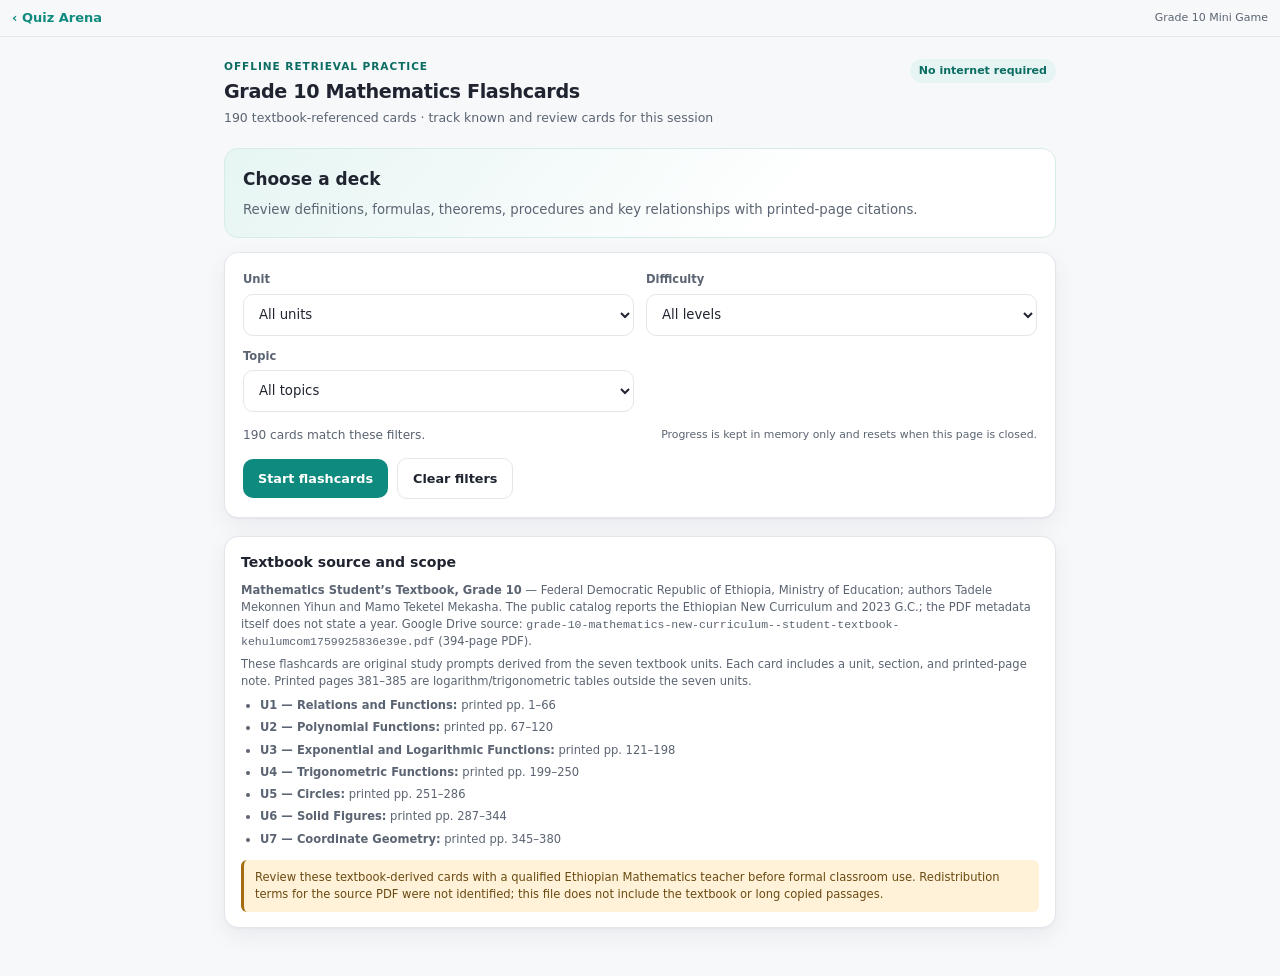
<file: telegram-quiz-game/math.html>
<!doctype html>
<html lang="en"><head><meta charset="utf-8"><meta name="viewport" content="width=device-width, initial-scale=1, viewport-fit=cover"><meta name="color-scheme" content="light"><title>Grade 10 Mathematics — Textbook Flashcards</title><style>
:root{--teal:#0f8a7e;--teal-dark:#0b6c62;--teal-light:#e6f5f3;--red:#d64545;--red-light:#fbe9e9;--amber:#a36c12;--amber-light:#fff2d8;--ink:#1f2430;--ink-soft:#5b6472;--paper:#f7f8fa;--card:#fff;--border:#e3e6eb;--shadow:0 1px 2px rgba(17,24,39,.04),0 8px 24px rgba(17,24,39,.06);--radius:14px}
*{box-sizing:border-box}html,body{margin:0;padding:0;min-height:100%;background:var(--paper)}body{font-family:system-ui,-apple-system,BlinkMacSystemFont,"Segoe UI",Roboto,Helvetica,Arial,sans-serif;color:var(--ink);line-height:1.5}button,input,select{font:inherit}button{cursor:pointer}button:disabled{cursor:not-allowed;opacity:.45}button:focus-visible,input:focus-visible,select:focus-visible{outline:3px solid rgba(15,138,126,.3);outline-offset:2px}#app{max-width:860px;margin:0 auto;padding:22px 14px 48px;min-height:100vh}.app-header{display:flex;justify-content:space-between;align-items:flex-start;gap:10px;margin-bottom:20px}.header-block{min-width:0}.app-header h1{font-size:1.2rem;line-height:1.2;margin:0;font-weight:750;letter-spacing:-.02em}.subtitle{font-size:.78rem;color:var(--ink-soft);margin-top:6px}.eyebrow{font-size:.66rem;letter-spacing:.09em;text-transform:uppercase;color:var(--teal-dark);font-weight:800;margin-bottom:6px}.badge{display:inline-flex;align-items:center;border-radius:999px;padding:4px 9px;background:var(--teal-light);color:var(--teal-dark);font-size:.69rem;font-weight:750}.panel,.q-card,.summary-card,.flash-card,.source-panel{background:var(--card);border:1px solid var(--border);border-radius:var(--radius);box-shadow:var(--shadow)}.panel{padding:18px;margin-bottom:14px}.hero{padding:18px;margin-bottom:14px;background:linear-gradient(130deg,#e6f5f3,#fff 68%);border:1px solid #d5ece8;border-radius:var(--radius)}.hero h2{font-size:1.06rem;margin:0 0 7px}.hero p{margin:0;color:var(--ink-soft);font-size:.83rem}.filter-grid{display:grid;grid-template-columns:repeat(2,minmax(0,1fr));gap:12px}.field{display:flex;flex-direction:column;gap:5px;min-width:0}.field label{font-size:.72rem;font-weight:700;color:var(--ink-soft)}select,.text-input{width:100%;min-height:42px;border:1px solid var(--border);border-radius:10px;background:#fff;color:var(--ink);padding:9px 11px;font-size:.83rem}.text-input{font-family:inherit}.count-line{display:flex;align-items:center;justify-content:space-between;gap:10px;margin-top:14px;color:var(--ink-soft);font-size:.76rem}.primary,.secondary,.ghost,.danger-soft{border:0;border-radius:10px;padding:10px 15px;font-weight:750;font-size:.8rem;transition:background .15s,border-color .15s}.primary{background:var(--teal);color:#fff}.primary:hover{background:var(--teal-dark)}.secondary{background:#fff;border:1px solid var(--border);color:var(--ink)}.secondary:hover{border-color:var(--teal)}.ghost{background:transparent;color:var(--ink-soft);padding:8px 4px}.ghost:hover{color:var(--teal-dark)}.danger-soft{background:var(--red-light);color:#a12f2f}.control-row{display:flex;flex-wrap:wrap;align-items:center;gap:9px;margin-top:14px}.helper{font-size:.72rem;color:var(--ink-soft);margin:8px 0 0}.progress-wrap{margin:10px 0 18px}.progress-meta{display:flex;justify-content:space-between;gap:10px;font-size:.7rem;color:var(--ink-soft);margin-bottom:7px}.progress-track{height:8px;border-radius:99px;background:var(--border);overflow:hidden}.progress-fill{height:100%;background:var(--teal);border-radius:99px;transition:width .2s}.meta-row{display:flex;flex-wrap:wrap;gap:7px;margin-bottom:13px}.tag{display:inline-flex;background:var(--teal-light);color:var(--teal-dark);border-radius:99px;padding:3px 8px;font-size:.65rem;font-weight:750}.tag.neutral{background:#eef0f3;color:var(--ink-soft)}.q-card{padding:20px 18px}.q-text{font-size:1rem;line-height:1.55;font-weight:650;margin:0 0 18px;overflow-wrap:anywhere}.options{display:flex;flex-direction:column;gap:8px}.option{display:flex;align-items:flex-start;gap:10px;width:100%;padding:10px 11px;border:1.5px solid var(--border);border-radius:11px;background:#fff;text-align:left;color:var(--ink);font-size:.86rem;line-height:1.45}.option:hover:not(:disabled){border-color:var(--teal);background:var(--teal-light)}.option-badge{flex:none;width:25px;height:25px;display:inline-flex;align-items:center;justify-content:center;border:1px solid var(--border);border-radius:50%;background:var(--paper);font-weight:800;font-size:.69rem;color:var(--ink-soft)}.option.correct-answer{border-color:var(--teal);background:var(--teal-light)}.option.correct-answer .option-badge{color:#fff;background:var(--teal);border-color:var(--teal)}.option.wrong-answer{border-color:var(--red);background:var(--red-light)}.option.wrong-answer .option-badge{color:#fff;background:var(--red);border-color:var(--red)}.fib-row{display:flex;gap:8px;align-items:stretch}.fib-row .text-input{flex:1;min-width:0}.feedback{margin-top:15px;padding:11px 12px;border-radius:10px;font-size:.81rem}.feedback.correct{background:var(--teal-light);color:var(--teal-dark)}.feedback.incorrect{background:var(--red-light);color:#9f2929}.feedback p{margin:5px 0 0;color:var(--ink);font-weight:400}.feedback .answer-line{margin-top:6px;font-weight:700}.source-ref{font-size:.7rem;color:var(--ink-soft);margin-top:10px;overflow-wrap:anywhere}.nav-row{position:sticky;bottom:0;z-index:4;display:flex;justify-content:space-between;align-items:center;gap:8px;margin:12px -2px 0;padding:9px 2px calc(9px + env(safe-area-inset-bottom));background:rgba(247,248,250,.97);border-top:1px solid var(--border);box-shadow:0 -5px 14px rgba(17,24,39,.05)}.summary-card{padding:23px 18px;text-align:center}.score{font-size:1.4rem;font-weight:850;margin:7px 0}.score-sub{color:var(--ink-soft);font-size:.78rem}.review-section{text-align:left;margin-top:22px}.review-heading{font-size:.85rem;font-weight:800;margin:0 0 10px}.review-item{background:var(--paper);border:1px solid var(--border);border-radius:10px;padding:11px;margin:0 0 9px}.review-item p{font-size:.77rem;margin:5px 0}.answer-correct{color:var(--teal-dark);font-weight:700}.answer-yours{color:#a12f2f}.source-panel{margin-top:18px;padding:15px 16px}.source-panel h2{font-size:.88rem;margin:0 0 8px}.source-panel p,.source-panel li{font-size:.72rem;color:var(--ink-soft);margin:5px 0}.source-panel ul{padding-left:19px;margin:7px 0}.notice{border-left:3px solid var(--amber);background:var(--amber-light);padding:9px 11px;border-radius:6px;font-size:.72rem;color:#6b4a11;margin-top:12px}.flash-card{min-height:260px;padding:24px 20px;display:flex;flex-direction:column;justify-content:center;cursor:pointer;overflow-wrap:anywhere}.flash-face{font-size:.65rem;font-weight:800;letter-spacing:.08em;text-transform:uppercase;color:var(--teal-dark);margin-bottom:12px}.flash-content{font-size:1.13rem;line-height:1.6;font-weight:650;white-space:pre-wrap}.flash-explanation{font-size:.79rem;color:var(--ink-soft);line-height:1.55;margin-top:12px}.flash-controls{display:flex;flex-wrap:wrap;gap:8px;margin-top:12px}.mark-known.active{background:var(--teal);color:#fff}.mark-review.active{background:#fff2d8;border-color:#eccb84;color:#714b0e}.flash-topline{display:flex;justify-content:space-between;gap:8px;align-items:center;margin:5px 0 10px;color:var(--ink-soft);font-size:.72rem}.empty-state{padding:14px;border-radius:10px;background:var(--amber-light);color:#6b4a11;font-size:.8rem}.small{font-size:.68rem;color:var(--ink-soft)}
@media(max-width:560px){#app{padding:17px 12px 38px}.app-header h1{font-size:1.05rem}.filter-grid{grid-template-columns:1fr}.panel{padding:15px}.q-card{padding:16px 13px}.flash-card{min-height:220px;padding:18px 15px}.fib-row{flex-direction:column}.fib-row .primary{min-height:42px}.count-line{align-items:flex-start;flex-direction:column}.nav-row{gap:4px}.nav-row button{padding-left:9px;padding-right:9px}}
</style>
<script src="https://telegram.org/js/telegram-web-app.js"></script>
<script>
(function(){
  try {
    var tg = window.Telegram && window.Telegram.WebApp;
    if (!tg) return;
    tg.ready();
    tg.expand();
  } catch (e) {}
})();
</script>
</head><body>
<div id="arena-back" style="position:sticky;top:0;z-index:50;background:rgba(247,248,250,.96);border-bottom:1px solid #e3e6eb;padding:8px 12px;display:flex;align-items:center;gap:8px;">
  <a href="index.html" style="text-decoration:none;color:#0f8a7e;font-weight:700;font-size:13px;font-family:system-ui,-apple-system,sans-serif;">‹ Quiz Arena</a>
  <span style="flex:1"></span>
  <span style="font-size:11px;color:#5b6472;font-family:system-ui,-apple-system,sans-serif;">Grade 10 Mini Game</span>
</div>
<main id="app" aria-live="polite"></main><script id="flash-data" type="application/json">{"units":[{"unit_id":"U1","title":"Relations and Functions","start":1,"end":66},{"unit_id":"U2","title":"Polynomial Functions","start":67,"end":120},{"unit_id":"U3","title":"Exponential and Logarithmic Functions","start":121,"end":198},{"unit_id":"U4","title":"Trigonometric Functions","start":199,"end":250},{"unit_id":"U5","title":"Circles","start":251,"end":286},{"unit_id":"U6","title":"Solid Figures","start":287,"end":344},{"unit_id":"U7","title":"Coordinate Geometry","start":345,"end":380}],"flashcards":[{"flashcard_id":"U1-F001","unit_id":"U1","unit_name":"Relations and Functions","front":"What is a mathematical relation?","back":"A relation is a set of ordered pairs; the order of the components matters.","explanation":"The ordered-pair viewpoint records which first element is related to which second element.","difficulty":"easy","topic":"Relation definition","section_id":"1.1","textbook_pages":"p. 8","source_note":"Definition 1.1; printed p. 8."},{"flashcard_id":"U1-F002","unit_id":"U1","unit_name":"Relations and Functions","front":"How are domain and range defined for a relation of ordered pairs?","back":"The domain is the set of first components; the range is the set of second components.","explanation":"List each distinct first or second coordinate once.","difficulty":"easy","topic":"Domain and range","section_id":"1.1","textbook_pages":"pp. 11–12","source_note":"Domain/range definition and examples; printed pp. 11–12."},{"flashcard_id":"U1-F003","unit_id":"U1","unit_name":"Relations and Functions","front":"What does an ordered pair (x,y) mean on the Cartesian plane?","back":"x is the first coordinate (abscissa) and y is the second coordinate (ordinate); the origin is (0,0).","explanation":"Coordinates are measured along perpendicular axes in the stated order.","difficulty":"easy","topic":"Cartesian coordinates","section_id":"1.1","textbook_pages":"pp. 5–7","source_note":"Cartesian coordinate-system definition; printed pp. 5–7."},{"flashcard_id":"U1-F004","unit_id":"U1","unit_name":"Relations and Functions","front":"What boundary style represents a strict inequality such as y>x?","back":"Use a broken (dashed) boundary line because points on the line do not satisfy a strict inequality.","explanation":"For ≤ or ≥, the source instead specifies a solid boundary.","difficulty":"medium","topic":"Graphing inequalities","section_id":"1.1","textbook_pages":"p. 14","source_note":"Inequality graphing rules; printed p. 14."},{"flashcard_id":"U1-F005","unit_id":"U1","unit_name":"Relations and Functions","front":"How can a shaded graph be found for two simultaneous relation inequalities?","back":"Graph both regions and retain only their overlap: points satisfying both inequalities.","explanation":"The domain/range of the combined relation can then be read from the common region.","difficulty":"medium","topic":"Intersection of relation regions","section_id":"1.1","textbook_pages":"p. 16","source_note":"Example 4; printed p. 16."},{"flashcard_id":"U1-F006","unit_id":"U1","unit_name":"Relations and Functions","front":"What is an arithmetic pattern?","back":"A number sequence generated by repeatedly adding or subtracting a fixed difference.","explanation":"Example method: compare consecutive terms and continue the same change.","difficulty":"easy","topic":"Arithmetic patterns","section_id":"1.1","textbook_pages":"pp. 3–4","source_note":"Arithmetic-pattern explanation and Example 1; printed pp. 3–4."},{"flashcard_id":"U1-F007","unit_id":"U1","unit_name":"Relations and Functions","front":"What is a geometric pattern?","back":"A number sequence generated by repeatedly multiplying or dividing by a fixed factor.","explanation":"For example, the supplied text illustrates repeated multiplication by 2.","difficulty":"easy","topic":"Geometric patterns","section_id":"1.1","textbook_pages":"p. 4","source_note":"Geometric-pattern explanation and example; printed p. 4."},{"flashcard_id":"U1-F008","unit_id":"U1","unit_name":"Relations and Functions","front":"When is a relation a function?","back":"When no two distinct ordered pairs have the same first element with different second elements.","explanation":"A repeated identical pair does not violate the rule; one input cannot have two different outputs.","difficulty":"easy","topic":"Function definition","section_id":"1.2","textbook_pages":"p. 18","source_note":"Definition 1.3 and repeated-pair example; printed p. 18."},{"flashcard_id":"U1-F009","unit_id":"U1","unit_name":"Relations and Functions","front":"State the vertical line test.","back":"A numerical relation is a function exactly when no vertical line intersects its graph at more than one point.","explanation":"A vertical line fixes an input; multiple intersections give that input multiple outputs.","difficulty":"easy","topic":"Vertical line test","section_id":"1.2","textbook_pages":"p. 29","source_note":"Vertical Line Test note and summary; printed p. 29."},{"flashcard_id":"U1-F010","unit_id":"U1","unit_name":"Relations and Functions","front":"What is the domain of a function?","back":"The set of all input values for which the function is defined.","explanation":"For real square-root expressions, require the radicand to be nonnegative.","difficulty":"easy","topic":"Function domain","section_id":"1.2","textbook_pages":"pp. 20–22","source_note":"Domain definition and square-root example; printed pp. 20–22."},{"flashcard_id":"U1-F011","unit_id":"U1","unit_name":"Relations and Functions","front":"What is the difference between the range and codomain?","back":"The codomain is the declared target set; the range is the set of outputs actually attained and is contained in the codomain.","explanation":"An image f(x) is an output for a specified input x.","difficulty":"medium","topic":"Codomain and range","section_id":"1.2","textbook_pages":"pp. 20–21","source_note":"Definitions, notation, and range-subset statement; printed pp. 20–21."},{"flashcard_id":"U1-F012","unit_id":"U1","unit_name":"Relations and Functions","front":"Define an injective (one-to-one) function.","back":"Distinct domain elements have distinct images; equivalently, f(x₁)=f(x₂) implies x₁=x₂.","explanation":"The implication is required for every x₁,x₂ in the domain.","difficulty":"medium","topic":"Injective functions","section_id":"1.2","textbook_pages":"p. 30","source_note":"Definition 1.4; printed p. 30."},{"flashcard_id":"U1-F013","unit_id":"U1","unit_name":"Relations and Functions","front":"Define an onto (surjective) function f:A→B.","back":"Every element of B has at least one preimage in A.","explanation":"This condition is about covering the entire codomain B.","difficulty":"medium","topic":"Surjective functions","section_id":"1.2","textbook_pages":"p. 31","source_note":"Onto-function definition; printed p. 31."},{"flashcard_id":"U1-F014","unit_id":"U1","unit_name":"Relations and Functions","front":"When is a function bijective?","back":"When it is both one-to-one (injective) and onto (surjective).","explanation":"The text also calls this a one-to-one correspondence.","difficulty":"easy","topic":"Bijective functions","section_id":"1.2","textbook_pages":"p. 31","source_note":"One-to-one correspondence definition; printed p. 31."},{"flashcard_id":"U1-F015","unit_id":"U1","unit_name":"Relations and Functions","front":"How are sums and differences of functions defined?","back":"(f+g)(x)=f(x)+g(x), and (f−g)(x)=f(x)−g(x), for x in their common domains.","explanation":"Subtract the entire expression g(x) when forming f−g.","difficulty":"medium","topic":"Function combinations","section_id":"1.2","textbook_pages":"p. 24","source_note":"Sum/difference definitions; printed p. 24."},{"flashcard_id":"U1-F016","unit_id":"U1","unit_name":"Relations and Functions","front":"How are products and quotients of functions defined?","back":"(fg)(x)=f(x)g(x); (f/g)(x)=f(x)/g(x), provided g(x)≠0.","explanation":"For combinations, use common domains; for a quotient also remove denominator zeros.","difficulty":"medium","topic":"Function combinations and domains","section_id":"1.2","textbook_pages":"pp. 25–27","source_note":"Product/quotient definitions and domain restriction; printed pp. 25–27."},{"flashcard_id":"U1-F017","unit_id":"U1","unit_name":"Relations and Functions","front":"What is a linear function, and what do its parameters mean?","back":"f(x)=ax+b with real fixed a≠0 is linear; a is the slope and b is the y-intercept value.","explanation":"Its graph is a straight line. If a>0 it increases; if a<0 it decreases.","difficulty":"medium","topic":"Linear functions","section_id":"1.2","textbook_pages":"pp. 34, 38–39","source_note":"Definition 1.6 and slope/intercept statements; printed pp. 34, 38–39."},{"flashcard_id":"U1-F018","unit_id":"U1","unit_name":"Relations and Functions","front":"How do you find the intercepts of y=ax+b (a≠0)?","back":"Set y=0 and solve x=−b/a for the x-intercept (−b/a,0); set x=0 to get y-intercept (0,b).","explanation":"The source demonstrates setting the dependent value to zero for the x-intercept and x=0 for y-intercept.","difficulty":"medium","topic":"Linear intercepts","section_id":"1.2","textbook_pages":"pp. 39–40","source_note":"Worked intercept examples; printed pp. 39–40; additional source: Summary, printed p. 63.","additional_sources":[{"section_id":"Summary","textbook_pages":"p. 63"}]},{"flashcard_id":"U1-F019","unit_id":"U1","unit_name":"Relations and Functions","front":"What is a quadratic function, and what is its leading coefficient?","back":"f(x)=ax²+bx+c with real coefficients and a≠0 is quadratic; a is the leading coefficient.","explanation":"Its graph is a parabola; a>0 opens upward and a<0 downward.","difficulty":"easy","topic":"Quadratic functions","section_id":"1.2","textbook_pages":"p. 41","source_note":"Quadratic-function definition; printed p. 41; additional source: Summary, printed p. 63.","additional_sources":[{"section_id":"Summary","textbook_pages":"p. 63"}]},{"flashcard_id":"U1-F020","unit_id":"U1","unit_name":"Relations and Functions","front":"What are vertex and axis of symmetry of a parabola?","back":"The vertex is the turning point; the axis of symmetry is the vertical line through the vertex.","explanation":"For y=a(x−h)²+k, the vertex is (h,k) and the axis is x=h.","difficulty":"medium","topic":"Quadratic graph properties","section_id":"1.2","textbook_pages":"pp. 44–46","source_note":"Shifted-parabola rules; printed pp. 44–46; additional source: Summary, printed p. 63.","additional_sources":[{"section_id":"Summary","textbook_pages":"p. 63"}]},{"flashcard_id":"U1-F021","unit_id":"U1","unit_name":"Relations and Functions","front":"How does completing the square help with a quadratic graph?","back":"Rewrite ax²+bx+c in vertex form to identify the vertex and symmetry axis. For x²+6x+11, this gives (x+3)²+2 and vertex (−3,2).","explanation":"The text uses completing the square to determine graph features and intercepts.","difficulty":"hard","topic":"Completing the square","section_id":"1.2","textbook_pages":"p. 47","source_note":"Worked Example 1; printed p. 47."},{"flashcard_id":"U1-F022","unit_id":"U1","unit_name":"Relations and Functions","front":"How are real roots found graphically?","back":"Graph y=f(x); the x-coordinate(s) where the curve intersects the x-axis solve f(x)=0.","explanation":"Two intersections give two real roots, one touch gives one, and no intersection means no real roots.","difficulty":"medium","topic":"Graphical quadratic equations","section_id":"1.3","textbook_pages":"pp. 54–57","source_note":"Graphical solving procedure and examples; printed pp. 54–57."},{"flashcard_id":"U1-F023","unit_id":"U1","unit_name":"Relations and Functions","front":"How are quadratic inequalities solved graphically?","back":"Graph y=f(x) and select x-values where the parabola is below the x-axis for f(x)<0, or above it for f(x)>0; include/exclude roots according to ≤/≥ versus <\/>.","explanation":"Convert to standard form first; the graph’s position relative to the x-axis determines the solution.","difficulty":"hard","topic":"Quadratic inequalities","section_id":"1.3","textbook_pages":"pp. 58–61","source_note":"Graphical inequality procedure and examples; printed pp. 58–61."},{"flashcard_id":"U1-F024","unit_id":"U1","unit_name":"Relations and Functions","front":"What rule models the unit’s femur-height example?","back":"h=2.47f+54, where femur length f and estimated height h are in centimetres; the stated source model is for 40≤f≤55.","explanation":"Substitute the femur length for f; the example rounds calculated height to the nearest centimetre.","difficulty":"medium","topic":"Linear relation application","section_id":"1.3","textbook_pages":"pp. 50–51","source_note":"Femur/height model and worked estimates; printed pp. 50–51."},{"flashcard_id":"U1-F025","unit_id":"U1","unit_name":"Relations and Functions","front":"How can rectangle dimensions be related to perimeter 8 m if one side is x m?","back":"The other side is 4−x m, since 2(x+w)=8. The area function is S(x)=x(4−x).","explanation":"For a nondegenerate rectangle, 0<x<4.","difficulty":"medium","topic":"Perimeter and area application","section_id":"1.3","textbook_pages":"p. 52","source_note":"Exercise 1.24 wire rectangle; printed p. 52."},{"flashcard_id":"U1-F026","unit_id":"U1","unit_name":"Relations and Functions","front":"How does the leading coefficient determine quadratic opening?","back":"For f(x)=ax²+bx+c, the graph opens upward if a>0 and downward if a<0.","explanation":"Here a is the coefficient of x² and must be nonzero for the function to be quadratic.","difficulty":"easy","topic":"Quadratic graph summary","section_id":"Summary","textbook_pages":"p. 63","source_note":"Unit Summary, item 17; printed p. 63."},{"flashcard_id":"U1-F027","unit_id":"U1","unit_name":"Relations and Functions","front":"What does the axis of symmetry tell you about a parabola?","back":"It is the vertical line through the parabola’s vertex; the vertex is where the graph turns.","explanation":"The domain of a quadratic is all real numbers; its range depends on its turning value and opening direction.","difficulty":"medium","topic":"Quadratic summary properties","section_id":"Summary","textbook_pages":"p. 63","source_note":"Unit Summary, items 18–21; printed p. 63."},{"flashcard_id":"U2-F001","unit_id":"U2","unit_name":"Polynomial Functions","front":"What is a polynomial function in one variable?","back":"p(x)=aₙxⁿ+aₙ₋₁xⁿ⁻¹+…+a₁x+a₀, where n is a non-negative integer, all coefficients are real, and aₙ≠0. Its degree is n.","explanation":"Only non-negative integer powers are allowed.","difficulty":"easy","topic":"Definition","section_id":"2.1","textbook_pages":"p. 69","source_note":"Definition 2.1—printed p. 69"},{"flashcard_id":"U2-F002","unit_id":"U2","unit_name":"Polynomial Functions","front":"What are the degree, leading coefficient, leading term, and constant term?","back":"The degree is the greatest exponent with nonzero coefficient; the leading coefficient multiplies that term; the leading term is the highest-degree term; the constant term is a₀.","explanation":"Write a polynomial in descending powers to identify these reliably.","difficulty":"easy","topic":"Polynomial vocabulary","section_id":"2.1","textbook_pages":"p. 70","source_note":"Terminology list—printed p. 70"},{"flashcard_id":"U2-F003","unit_id":"U2","unit_name":"Polynomial Functions","front":"What is the degree of a nonzero constant polynomial? What about the zero polynomial?","back":"A nonzero constant polynomial has degree 0. The zero polynomial has no degree assigned.","explanation":"Do not treat the zero polynomial as an ordinary nonzero constant.","difficulty":"easy","topic":"Constant and zero polynomials","section_id":"2.1","textbook_pages":"p. 70","source_note":"Note—printed p. 70"},{"flashcard_id":"U2-F004","unit_id":"U2","unit_name":"Polynomial Functions","front":"What domain does every polynomial function have?","back":"The set of all real numbers.","explanation":"Polynomials have no denominator or radical restriction on the input.","difficulty":"easy","topic":"Domain","section_id":"2.1","textbook_pages":"p. 70","source_note":"Domain of polynomial function—printed p. 70"},{"flashcard_id":"U2-F005","unit_id":"U2","unit_name":"Polynomial Functions","front":"How is the sum of two polynomial functions defined and computed?","back":"(f+g)(x)=f(x)+g(x). Combine coefficients of like powers; the sum is a polynomial.","explanation":"A leading-term cancellation can lower the degree of the sum.","difficulty":"easy","topic":"Addition","section_id":"2.2","textbook_pages":"pp. 75–76","source_note":"Definition 2.3 and observations—printed pp. 75–76"},{"flashcard_id":"U2-F006","unit_id":"U2","unit_name":"Polynomial Functions","front":"How is the difference of two polynomial functions defined?","back":"(f−g)(x)=f(x)−g(x). Distribute the minus sign to every term of g before combining like terms.","explanation":"The difference is again a polynomial.","difficulty":"easy","topic":"Subtraction","section_id":"2.2","textbook_pages":"p. 77","source_note":"Definition 2.4 and Example 2—printed p. 77"},{"flashcard_id":"U2-F007","unit_id":"U2","unit_name":"Polynomial Functions","front":"How do you multiply two polynomials?","back":"Use the distributive property to multiply every term of one polynomial by every term of the other, then combine like terms.","explanation":"For nonzero f and g of degrees m and n, deg(fg)=m+n; a zero factor gives the zero polynomial.","difficulty":"medium","topic":"Multiplication","section_id":"2.2","textbook_pages":"pp. 78–80","source_note":"Definition 2.5, Examples 3–4, observations—printed pp. 78–80"},{"flashcard_id":"U2-F008","unit_id":"U2","unit_name":"Polynomial Functions","front":"What is the pointwise quotient (f÷g)(x), and where is it defined?","back":"(f÷g)(x)=f(x)/g(x), only for real x where g(x)≠0.","explanation":"A quotient of polynomials need not itself be a polynomial.","difficulty":"easy","topic":"Division and quotient domain","section_id":"2.2","textbook_pages":"p. 81","source_note":"Definition 2.6 and review exercise discussion—printed p. 81"},{"flashcard_id":"U2-F009","unit_id":"U2","unit_name":"Polynomial Functions","front":"State the polynomial division theorem.","back":"For polynomials f,d with d≠0 and deg d≤deg f, there are unique polynomials q,r such that f=dq+r, where r=0 or deg r<deg d.","explanation":"If r=0, d divides f exactly.","difficulty":"medium","topic":"Polynomial division theorem","section_id":"2.3","textbook_pages":"p. 84","source_note":"Theorem 2.1—printed p. 84"},{"flashcard_id":"U2-F010","unit_id":"U2","unit_name":"Polynomial Functions","front":"What does the remainder theorem say for divisor x−c?","back":"When f(x) is divided by x−c, the remainder is f(c).","explanation":"Substitute the zero c of the divisor rather than carrying out long division.","difficulty":"easy","topic":"Remainder theorem","section_id":"2.3","textbook_pages":"pp. 87–88","source_note":"Theorem 2.2—printed pp. 87–88"},{"flashcard_id":"U2-F011","unit_id":"U2","unit_name":"Polynomial Functions","front":"State both directions of the factor theorem.","back":"For a polynomial f and real c, f(c)=0 if and only if x−c is a factor of f(x).","explanation":"The theorem requires a linear factor of the form x−c.","difficulty":"easy","topic":"Factor theorem","section_id":"2.3","textbook_pages":"pp. 90–91","source_note":"Theorem 2.3—printed pp. 90–91"},{"flashcard_id":"U2-F012","unit_id":"U2","unit_name":"Polynomial Functions","front":"How does the remainder theorem apply to a linear divisor ax+b, a≠0?","back":"The remainder is f(−b/a), since ax+b=a(x−(−b/a)) has zero −b/a.","explanation":"A nonzero constant multiple of x−c has the same root c and yields the same remainder value.","difficulty":"medium","topic":"Linear divisor remainder","section_id":"Review Exercise","textbook_pages":"p. 119","source_note":"Review Exercise question 5—printed p. 119"},{"flashcard_id":"U2-F013","unit_id":"U2","unit_name":"Polynomial Functions","front":"What does it mean for c to be a zero of f?","back":"f(c)=0; equivalently, c is a root/solution of the equation f(x)=0.","explanation":"By the factor theorem, x−c is then a factor.","difficulty":"easy","topic":"Zeros","section_id":"2.4","textbook_pages":"p. 94","source_note":"Definition 2.7 and following note—printed p. 94"},{"flashcard_id":"U2-F014","unit_id":"U2","unit_name":"Polynomial Functions","front":"Define a zero of multiplicity k.","back":"(x−c)^k is a factor of f(x), but (x−c)^(k+1) is not; then c has multiplicity k.","explanation":"The exponent of the repeated linear factor gives its multiplicity.","difficulty":"easy","topic":"Multiplicity","section_id":"2.4","textbook_pages":"p. 95","source_note":"Definition 2.8—printed p. 95"},{"flashcard_id":"U2-F015","unit_id":"U2","unit_name":"Polynomial Functions","front":"What candidates does the rational zero test give?","back":"For integer-coefficient f with leading coefficient aₙ≠0 and constant term a₀≠0, a rational zero p/q in lowest terms must have p a factor of a₀ and q a factor of aₙ.","explanation":"List positive and negative factor ratios, reduce duplicates, then test them in f.","difficulty":"medium","topic":"Rational zero test","section_id":"2.4","textbook_pages":"p. 99","source_note":"Theorem 2.5 and steps—printed p. 99"},{"flashcard_id":"U2-F016","unit_id":"U2","unit_name":"Polynomial Functions","front":"State the location theorem for real zeros.","back":"If a<b and a polynomial f has f(a) and f(b) of opposite signs, then f has at least one zero strictly between a and b.","explanation":"It guarantees existence in the interval, not an exact value or necessarily uniqueness.","difficulty":"medium","topic":"Location theorem","section_id":"2.4","textbook_pages":"p. 97","source_note":"Theorem 2.4—printed p. 97"},{"flashcard_id":"U2-F017","unit_id":"U2","unit_name":"Polynomial Functions","front":"How do you find x- and y-intercepts of y=f(x)?","back":"For x-intercepts, solve f(x)=0; for the y-intercept, set x=0 and evaluate y=f(0).","explanation":"The y-intercept is (0,f(0)); x-intercepts have coordinates (c,0) for real zeros c.","difficulty":"easy","topic":"Graph intercepts","section_id":"2.5","textbook_pages":"pp. 102–105","source_note":"Worked quadratic graph examples—printed pp. 102–105"},{"flashcard_id":"U2-F018","unit_id":"U2","unit_name":"Polynomial Functions","front":"How does completing the square locate the turning point of a quadratic?","back":"Write f(x)=a(x−h)²+k. The vertex/turning point is (h,k); if a>0 it is a minimum, and if a<0 it is a maximum.","explanation":"This form also identifies the range from the extremal value.","difficulty":"medium","topic":"Quadratic graph and vertex","section_id":"2.5","textbook_pages":"pp. 102–105","source_note":"Worked quadratic graph examples—printed pp. 102–105"},{"flashcard_id":"U2-F019","unit_id":"U2","unit_name":"Polynomial Functions","front":"For an odd-degree polynomial, how do leading-coefficient signs determine the opposite end behaviors?","back":"Positive leading coefficient: left end down, right end up. Negative leading coefficient: left end up, right end down.","explanation":"For odd degree the two ends point in opposite directions.","difficulty":"medium","topic":"End behavior","section_id":"2.5","textbook_pages":"pp. 107–109","source_note":"Cubic examples and observation—printed pp. 107–109"},{"flashcard_id":"U2-F020","unit_id":"U2","unit_name":"Polynomial Functions","front":"For an even-degree polynomial, how does the leading-coefficient sign determine whether both ends rise or fall?","back":"Positive leading coefficient: both ends up. Negative leading coefficient: both ends down.","explanation":"The degree-four illustrations state the general behavior for even degree.","difficulty":"medium","topic":"End behavior","section_id":"2.5","textbook_pages":"pp. 109–110","source_note":"Degree-four graph observations and parity generalization—printed pp. 109–110"},{"flashcard_id":"U2-F021","unit_id":"U2","unit_name":"Polynomial Functions","front":"What graph shape and continuity properties characterize polynomial functions?","back":"Their graphs are smooth (no sharp corners) and continuous (no jumps or holes).","explanation":"The unit uses |x| and a discontinuous graph to illustrate what is not polynomial.","difficulty":"easy","topic":"Smoothness and continuity","section_id":"2.5","textbook_pages":"p. 107","source_note":"Graph note states polynomial graphs are smooth and continuous—printed p. 107"},{"flashcard_id":"U2-F022","unit_id":"U2","unit_name":"Polynomial Functions","front":"What general graph-count bounds apply to a degree-n polynomial?","back":"At most n x-axis intersections and at most n−1 turning points.","explanation":"These are upper bounds; the graph need not attain them.","difficulty":"medium","topic":"Graph bounds","section_id":"Summary","textbook_pages":"p. 117","source_note":"Summary item 15—printed p. 117"},{"flashcard_id":"U2-F023","unit_id":"U2","unit_name":"Polynomial Functions","front":"What is the standard strategy for a polynomial area/volume application?","back":"Translate the geometric constraint into one variable, substitute into the area or volume expression, then analyze the resulting polynomial (often a quadratic) by completing the square.","explanation":"Check that the resulting dimensions are physically feasible.","difficulty":"medium","topic":"Applications and optimization","section_id":"2.6","textbook_pages":"pp. 112–115","source_note":"Rectangle and constrained-product examples; box exercise—printed pp. 112–115"},{"flashcard_id":"U2-F024","unit_id":"U2","unit_name":"Polynomial Functions","front":"How does a rectangle with perimeter P maximize area?","back":"With x+y=P/2, A=x(P/2−x)=−(x−P/4)²+P²/16. The maximum occurs at x=y=P/4, a square.","explanation":"The unit demonstrates this for a 56 m perimeter, producing 14 m sides and 196 m² area.","difficulty":"medium","topic":"Maximum rectangle area","section_id":"2.6","textbook_pages":"pp. 112–113","source_note":"Example 1 and completing-square solution—printed pp. 112–113"},{"flashcard_id":"U3-F001","unit_id":"U3","unit_name":"Exponential and Logarithmic Functions","front":"In a^n, what are the base and exponent?","back":"a is the base; n is the exponent. For a natural n, a^n is the product of n factors all equal to a.","explanation":"","difficulty":"easy","topic":"Exponent notation","section_id":"3.1","textbook_pages":"pp. 122–123","source_note":"Definition 3.1; printed pp. 122–123."},{"flashcard_id":"U3-F002","unit_id":"U3","unit_name":"Exponential and Logarithmic Functions","front":"What is the product law for powers with the same base?","back":"a^m·a^n=a^(m+n). The base is unchanged and the exponents are added.","explanation":"","difficulty":"easy","topic":"Exponent laws","section_id":"3.1","textbook_pages":"p. 124","source_note":"Law 1; printed p. 124."},{"flashcard_id":"U3-F003","unit_id":"U3","unit_name":"Exponential and Logarithmic Functions","front":"What is the quotient law for powers with the same base?","back":"For a≠0, a^m/a^n=a^(m−n).","explanation":"","difficulty":"easy","topic":"Exponent laws","section_id":"3.1","textbook_pages":"p. 125","source_note":"Law 2; printed p. 125."},{"flashcard_id":"U3-F004","unit_id":"U3","unit_name":"Exponential and Logarithmic Functions","front":"How do you simplify a power raised to a power?","back":"(a^m)^n=a^(mn): multiply the exponents.","explanation":"","difficulty":"easy","topic":"Exponent laws","section_id":"3.1","textbook_pages":"p. 125","source_note":"Law 3; printed p. 125."},{"flashcard_id":"U3-F005","unit_id":"U3","unit_name":"Exponential and Logarithmic Functions","front":"What are the product and quotient power laws?","back":"(ab)^n=a^n b^n; and (a/b)^n=a^n/b^n when b≠0.","explanation":"","difficulty":"medium","topic":"Exponent laws","section_id":"3.1","textbook_pages":"p. 126","source_note":"Laws 4–5; printed p. 126."},{"flashcard_id":"U3-F006","unit_id":"U3","unit_name":"Exponential and Logarithmic Functions","front":"What do zero and negative integer exponents mean?","back":"For a≠0, a^0=1 and a^(−n)=1/a^n for positive integer n. 0^0 is undefined in this unit.","explanation":"","difficulty":"medium","topic":"Integer exponents","section_id":"3.1","textbook_pages":"pp. 127–128","source_note":"Definition 3.2; printed pp. 127–128."},{"flashcard_id":"U3-F007","unit_id":"U3","unit_name":"Exponential and Logarithmic Functions","front":"How is a rational exponent a^(m/n) interpreted?","back":"When the real value is defined, a^(m/n)=(a^(1/n))^m: take the nth root and then raise it to m. The fraction m/n is in lowest terms in the definition.","explanation":"For a negative base, an even-index root is not real; an odd-index root of a negative number is negative.","difficulty":"medium","topic":"Rational exponents","section_id":"3.1","textbook_pages":"pp. 131–133","source_note":"Definitions 3.3–3.4; printed pp. 131–133."},{"flashcard_id":"U3-F008","unit_id":"U3","unit_name":"Exponential and Logarithmic Functions","front":"When is a negative number’s nth root real?","back":"If n is odd, the root is real and negative; if n is even, a negative radicand has no real nth root.","explanation":"","difficulty":"medium","topic":"Rational exponents and domain","section_id":"3.1","textbook_pages":"pp. 131–132","source_note":"Definition 3.3; printed pp. 131–132."},{"flashcard_id":"U3-F009","unit_id":"U3","unit_name":"Exponential and Logarithmic Functions","front":"What is the defining conversion between exponential and logarithmic form?","back":"For a>0, a≠1 and c>0: log_a c=b if and only if a^b=c.","explanation":"","difficulty":"easy","topic":"Logarithm definition","section_id":"3.1","textbook_pages":"pp. 137–138","source_note":"Definition 3.6; printed pp. 137–138."},{"flashcard_id":"U3-F010","unit_id":"U3","unit_name":"Exponential and Logarithmic Functions","front":"What is a logarithm conceptually?","back":"log_a x is the exponent to which the base a must be raised to obtain x (with a>0, a≠1 and x>0).","explanation":"","difficulty":"easy","topic":"Logarithm meaning and conditions","section_id":"3.1","textbook_pages":"pp. 138–139","source_note":"Definition and examples; printed pp. 138–139."},{"flashcard_id":"U3-F011","unit_id":"U3","unit_name":"Exponential and Logarithmic Functions","front":"What are the basic logarithm identities?","back":"For valid base a: log_a 1=0, log_a a=1, log_a(a^p)=p, and a^(log_a p)=p when p>0.","explanation":"","difficulty":"medium","topic":"Logarithm properties","section_id":"3.1","textbook_pages":"pp. 139–141","source_note":"Properties of logarithms; printed pp. 139–141."},{"flashcard_id":"U3-F012","unit_id":"U3","unit_name":"Exponential and Logarithmic Functions","front":"What is the logarithm product law?","back":"For M,N>0 and a>0, a≠1: log_a(MN)=log_a M+log_a N.","explanation":"","difficulty":"easy","topic":"Logarithm laws","section_id":"3.1","textbook_pages":"pp. 140–141","source_note":"Theorem 3.1; printed pp. 140–141."},{"flashcard_id":"U3-F013","unit_id":"U3","unit_name":"Exponential and Logarithmic Functions","front":"What is the logarithm quotient law?","back":"For M,N>0 and a>0, a≠1: log_a(M/N)=log_a M−log_a N.","explanation":"","difficulty":"easy","topic":"Logarithm laws","section_id":"3.1","textbook_pages":"pp. 142–143","source_note":"Theorem 3.3; printed pp. 142–143."},{"flashcard_id":"U3-F014","unit_id":"U3","unit_name":"Exponential and Logarithmic Functions","front":"What is the logarithm power law?","back":"For M>0, real r and a>0, a≠1: log_a(M^r)=r log_a M.","explanation":"","difficulty":"medium","topic":"Logarithm laws","section_id":"3.1","textbook_pages":"p. 141","source_note":"Theorem 3.2; printed p. 141."},{"flashcard_id":"U3-F015","unit_id":"U3","unit_name":"Exponential and Logarithmic Functions","front":"What is the change-of-base formula?","back":"For M>0 and positive bases a,b different from 1: log_a M=(log_b M)/(log_b a).","explanation":"","difficulty":"medium","topic":"Logarithm laws","section_id":"3.1","textbook_pages":"p. 144","source_note":"Theorem 3.4; printed p. 144."},{"flashcard_id":"U3-F016","unit_id":"U3","unit_name":"Exponential and Logarithmic Functions","front":"What is a common logarithm?","back":"The base-10 logarithm log_10 M is called the common (decadic) logarithm and is often written log M.","explanation":"","difficulty":"easy","topic":"Common logarithms","section_id":"3.1","textbook_pages":"pp. 145–146","source_note":"Definition 3.7; printed pp. 145–146."},{"flashcard_id":"U3-F017","unit_id":"U3","unit_name":"Exponential and Logarithmic Functions","front":"What are characteristic and mantissa in a common logarithm?","back":"If p=m·10^c with 1≤m<10, then log p=log m+c. The characteristic is c; the mantissa is log m.","explanation":"","difficulty":"medium","topic":"Common logarithm tables","section_id":"3.1","textbook_pages":"pp. 147–148","source_note":"Common-log table procedure and Example 3; printed pp. 147–148."},{"flashcard_id":"U3-F018","unit_id":"U3","unit_name":"Exponential and Logarithmic Functions","front":"What defines an exponential function with base a?","back":"f(x)=a^x, where a>0, a≠1 and x may be any real number.","explanation":"","difficulty":"easy","topic":"Exponential functions","section_id":"3.2","textbook_pages":"p. 153","source_note":"Definition 3.8; printed p. 153."},{"flashcard_id":"U3-F019","unit_id":"U3","unit_name":"Exponential and Logarithmic Functions","front":"What are the domain, range, intercept, and asymptote of y=a^x?","back":"Domain ℝ; range (0,∞); y-intercept (0,1); no x-intercept; horizontal asymptote y=0.","explanation":"","difficulty":"medium","topic":"Exponential graphs","section_id":"3.2","textbook_pages":"pp. 158–159","source_note":"Characteristics of exponential graphs; printed pp. 158–159."},{"flashcard_id":"U3-F020","unit_id":"U3","unit_name":"Exponential and Logarithmic Functions","front":"How does the exponential graph’s direction depend on a?","back":"For a>1, a^x is increasing. For 0<a<1, it is decreasing. In both cases values remain positive and y=0 is a horizontal asymptote.","explanation":"","difficulty":"medium","topic":"Exponential graphs","section_id":"3.2","textbook_pages":"pp. 158–159","source_note":"Characteristics for both base ranges; printed pp. 158–159."},{"flashcard_id":"U3-F021","unit_id":"U3","unit_name":"Exponential and Logarithmic Functions","front":"How does the unit define e, and what is its approximate value?","back":"e is the value approached by (1+1/n)^n as n becomes large; e≈2.71828.","explanation":"","difficulty":"easy","topic":"Natural exponential","section_id":"3.2","textbook_pages":"pp. 160–161","source_note":"Definition and table; printed pp. 160–161."},{"flashcard_id":"U3-F022","unit_id":"U3","unit_name":"Exponential and Logarithmic Functions","front":"What are the domain and range of y=log_a x?","back":"For a>0 and a≠1, domain is (0,∞) and range is ℝ.","explanation":"","difficulty":"easy","topic":"Logarithmic functions","section_id":"3.3","textbook_pages":"pp. 163–165","source_note":"Inverse definition and graph domain/range; printed pp. 163–165."},{"flashcard_id":"U3-F023","unit_id":"U3","unit_name":"Exponential and Logarithmic Functions","front":"What are the common intercept/asymptote facts for y=log_a x?","back":"x-intercept (1,0); no y-intercept; vertical asymptote x=0 (the y-axis). Domain (0,∞), range ℝ.","explanation":"","difficulty":"medium","topic":"Logarithmic graphs","section_id":"3.3","textbook_pages":"pp. 167–169","source_note":"Graph characteristics; printed pp. 167–169."},{"flashcard_id":"U3-F024","unit_id":"U3","unit_name":"Exponential and Logarithmic Functions","front":"How does the monotonicity of log_a x depend on a?","back":"It increases for a>1 and decreases for 0<a<1.","explanation":"","difficulty":"easy","topic":"Logarithmic graphs","section_id":"3.3","textbook_pages":"pp. 167–169","source_note":"Graph characteristics for both base ranges; printed pp. 167–169."},{"flashcard_id":"U3-F025","unit_id":"U3","unit_name":"Exponential and Logarithmic Functions","front":"What does ln x denote?","back":"ln x=log_e x, the logarithm to base e; its inverse relation is ln x=y iff x=e^y (x>0).","explanation":"","difficulty":"easy","topic":"Natural logarithms","section_id":"3.3","textbook_pages":"p. 171","source_note":"Definition 3.10; summary p. 192; printed p. 171."},{"flashcard_id":"U3-F026","unit_id":"U3","unit_name":"Exponential and Logarithmic Functions","front":"What are the textbook’s three steps for solving exponential equations?","back":"(1) Isolate the exponential expression. (2) Take logarithms of both sides and use log laws to bring down the exponent. (3) Solve for the variable.","explanation":"","difficulty":"medium","topic":"Equation-solving procedure","section_id":"3.4","textbook_pages":"p. 172","source_note":"Procedure in section 3.4.1; printed p. 172."},{"flashcard_id":"U3-F027","unit_id":"U3","unit_name":"Exponential and Logarithmic Functions","front":"What must be checked when solving a logarithmic equation?","back":"State the universe by requiring every log argument to be positive; solve using log laws or exponential form; retain only candidate solutions in that universe.","explanation":"","difficulty":"medium","topic":"Logarithmic equations","section_id":"3.4","textbook_pages":"pp. 175–176","source_note":"Log-equation procedure and examples; printed pp. 175–176."},{"flashcard_id":"U3-F028","unit_id":"U3","unit_name":"Exponential and Logarithmic Functions","front":"How are y=a^x and y=log_a x related?","back":"They are inverse functions; their graphs reflect across y=x. Their domains and ranges interchange.","explanation":"","difficulty":"medium","topic":"Inverse functions","section_id":"3.5","textbook_pages":"pp. 178–180","source_note":"Section 3.5 discussion; printed pp. 178–180."},{"flashcard_id":"U3-F029","unit_id":"U3","unit_name":"Exponential and Logarithmic Functions","front":"What are the asymptotes and intercepts for an exponential/log inverse pair?","back":"For y=a^x: horizontal asymptote y=0 and y-intercept (0,1). For y=log_a x: vertical asymptote x=0 and x-intercept (1,0).","explanation":"","difficulty":"medium","topic":"Inverse graph features","section_id":"3.5","textbook_pages":"p. 180","source_note":"Section 3.5 summary of graph observations; printed p. 180."},{"flashcard_id":"U3-F030","unit_id":"U3","unit_name":"Exponential and Logarithmic Functions","front":"What is the compound-interest formula for n compounding periods per year?","back":"A(t)=P(1+r/n)^(nt), where P is principal, r annual interest rate as a decimal, n periods/year, t years, and A(t) amount.","explanation":"","difficulty":"medium","topic":"Compound interest","section_id":"3.6","textbook_pages":"pp. 182–183","source_note":"Theorem 3.5; printed pp. 182–183."},{"flashcard_id":"U3-F031","unit_id":"U3","unit_name":"Exponential and Logarithmic Functions","front":"What is the continuous-compounding formula?","back":"A(t)=Pe^(rt), where P is principal, r annual interest rate as a decimal, and t is years.","explanation":"","difficulty":"medium","topic":"Continuous compound interest","section_id":"3.6","textbook_pages":"pp. 184–185","source_note":"Section 3.6.1 continuous formula; printed pp. 184–185."},{"flashcard_id":"U3-F032","unit_id":"U3","unit_name":"Exponential and Logarithmic Functions","front":"What is the exponential population-growth model in the unit?","back":"P(t)=P₀e^(kt), k>0; P₀ is population at initial time, P(t) population after t, and k the exponential growth rate.","explanation":"","difficulty":"medium","topic":"Population growth","section_id":"3.6","textbook_pages":"pp. 186–188","source_note":"Section 3.6.2; printed pp. 186–188."},{"flashcard_id":"U3-F033","unit_id":"U3","unit_name":"Exponential and Logarithmic Functions","front":"How is pH defined and how are solutions classified?","back":"pH=−log[H⁺], with [H⁺] measured in mol/L (M). pH=7 is neutral, pH<7 acidic, pH>7 basic.","explanation":"","difficulty":"medium","topic":"pH scale","section_id":"3.6","textbook_pages":"pp. 189–190","source_note":"Section 3.6.3 definition and classification; printed pp. 189–190."},{"flashcard_id":"U4-F001","unit_id":"U4","unit_name":"Trigonometric Functions","front":"What defines a positive or negative directed angle?","back":"Anticlockwise rotation is positive; clockwise rotation is negative.","explanation":"The angle measure describes the amount of rotation from initial ray to terminal ray.","difficulty":"easy","topic":"Directed angles","section_id":"4.1","textbook_pages":"p. 201","source_note":"Definition; printed p. 201."},{"flashcard_id":"U4-F002","unit_id":"U4","unit_name":"Trigonometric Functions","front":"What makes an angle standard position?","back":"Its vertex is at the origin and its initial side lies on the positive x-axis.","explanation":"Both conditions are required.","difficulty":"easy","topic":"Standard position","section_id":"4.1","textbook_pages":"p. 201","source_note":"Definition; printed p. 201."},{"flashcard_id":"U4-F003","unit_id":"U4","unit_name":"Trigonometric Functions","front":"Define one radian and give the arc-length relation.","back":"One radian is the central angle subtended by an arc whose length equals the circle’s radius. For radius r and central angle θ in radians, l=rθ (equivalently θ=l/r).","explanation":"The formula assumes θ is measured in radians.","difficulty":"easy","topic":"Radian measure and arc length","section_id":"4.1","textbook_pages":"pp. 203–204","source_note":"Definition and derivation; printed pp. 203–204."},{"flashcard_id":"U4-F004","unit_id":"U4","unit_name":"Trigonometric Functions","front":"What is the fundamental degree–radian equivalence?","back":"π radians = 180°; equivalently 2π radians = 360°.","explanation":"These equalities allow conversions in either direction.","difficulty":"easy","topic":"Degree–radian conversion","section_id":"4.1","textbook_pages":"p. 204","source_note":"Conversion rule; printed p. 204."},{"flashcard_id":"U4-F005","unit_id":"U4","unit_name":"Trigonometric Functions","front":"How do you convert degrees to radians and radians to degrees?","back":"Degrees to radians: multiply by π/180. Radians to degrees: multiply by 180/π.","explanation":"Keep the units consistent; exact answers often retain π.","difficulty":"easy","topic":"Degree–radian conversion","section_id":"4.1","textbook_pages":"pp. 204–205","source_note":"Conversion formulas; printed pp. 204–205."},{"flashcard_id":"U4-F006","unit_id":"U4","unit_name":"Trigonometric Functions","front":"How are sine, cosine, and tangent defined in a right triangle for acute angle α?","back":"sinα=opposite/hypotenuse; cosα=adjacent/hypotenuse; tanα=opposite/adjacent.","explanation":"The opposite and adjacent sides are relative to α.","difficulty":"easy","topic":"Basic trigonometric ratios","section_id":"4.2","textbook_pages":"pp. 208–209","source_note":"Definitions; printed pp. 208–209."},{"flashcard_id":"U4-F007","unit_id":"U4","unit_name":"Trigonometric Functions","front":"How does the unit circle define cosine and sine?","back":"For the unit-circle point P=(a,b) at angle θ, cosθ=a and sinθ=b; hence P=(cosθ,sinθ).","explanation":"The circle has radius 1 and is centered at the origin.","difficulty":"medium","topic":"Unit circle","section_id":"4.2","textbook_pages":"p. 213","source_note":"Definition; printed p. 213."},{"flashcard_id":"U4-F008","unit_id":"U4","unit_name":"Trigonometric Functions","front":"State the fundamental sine–cosine identity derived from the unit circle.","back":"cos²θ+sin²θ=1.","explanation":"It follows from a²+b²=1 for a point on the unit circle.","difficulty":"easy","topic":"Pythagorean identity","section_id":"4.2","textbook_pages":"pp. 213–214","source_note":"Unit circle derivation; printed pp. 213–214."},{"flashcard_id":"U4-F009","unit_id":"U4","unit_name":"Trigonometric Functions","front":"What are the three reciprocal trigonometric functions?","back":"cscθ=1/sinθ; secθ=1/cosθ; cotθ=1/tanθ.","explanation":"Each is defined where its denominator/function is nonzero.","difficulty":"easy","topic":"Reciprocal functions","section_id":"4.2","textbook_pages":"p. 217","source_note":"Definitions; printed p. 217."},{"flashcard_id":"U4-F010","unit_id":"U4","unit_name":"Trigonometric Functions","front":"What are the signs of sine, cosine, and tangent in quadrants I–IV?","back":"sin: +,+,−,−; cos: +,−,−,+; tan: +,−,+,−.","explanation":"Axis angles need separate attention because some functions may be zero or undefined.","difficulty":"medium","topic":"Signs by quadrant","section_id":"4.2","textbook_pages":"pp. 215–216","source_note":"Sign table; printed pp. 215–216."},{"flashcard_id":"U4-F011","unit_id":"U4","unit_name":"Trigonometric Functions","front":"How do sine, cosine, and tangent change for a negative angle?","back":"sin(−θ)=−sinθ; cos(−θ)=cosθ; tan(−θ)=−tanθ.","explanation":"Sine and tangent are odd; cosine is even.","difficulty":"medium","topic":"Negative angles","section_id":"4.2","textbook_pages":"p. 215","source_note":"Unit-circle reflection and summary; printed p. 215."},{"flashcard_id":"U4-F012","unit_id":"U4","unit_name":"Trigonometric Functions","front":"State the basic cofunction identities for complementary angles.","back":"sin(π/2−α)=cosα; cos(π/2−α)=sinα; tan(π/2−α)=cotα; cot(π/2−α)=tanα.","explanation":"Angles are complementary; the radian forms use π/2.","difficulty":"medium","topic":"Complementary angles","section_id":"4.2","textbook_pages":"p. 220","source_note":"Identities; printed p. 220."},{"flashcard_id":"U4-F013","unit_id":"U4","unit_name":"Trigonometric Functions","front":"What is a reference angle?","back":"The positive acute angle between a non-quadrantal angle’s terminal side and the x-axis.","explanation":"To find it, first reduce to a coterminal angle from 0° to 360°, then use the quadrant rule.","difficulty":"easy","topic":"Reference angles","section_id":"4.2","textbook_pages":"pp. 221–222","source_note":"Definition and procedure; printed pp. 221–222."},{"flashcard_id":"U4-F014","unit_id":"U4","unit_name":"Trigonometric Functions","front":"How do you find reference angle αR from θ in degrees in quadrants II, III, and IV?","back":"II: 180°−θ; III: θ−180°; IV: 360°−θ.","explanation":"For quadrant I, the reference angle is θ itself.","difficulty":"medium","topic":"Reference angles","section_id":"4.2","textbook_pages":"p. 222","source_note":"Rules; printed p. 222."},{"flashcard_id":"U4-F015","unit_id":"U4","unit_name":"Trigonometric Functions","front":"How can coterminal angles be generated?","back":"In degrees use θ+360°n; in radians use θ+2πn, where n is any integer.","explanation":"They share a terminal side and therefore have the same trigonometric values.","difficulty":"easy","topic":"Coterminal angles","section_id":"4.2","textbook_pages":"pp. 224–226","source_note":"Definition and formula; printed pp. 224–226."},{"flashcard_id":"U4-F016","unit_id":"U4","unit_name":"Trigonometric Functions","front":"What are the sine function’s period and range?","back":"Period 2π radians (360°); range −1≤sinθ≤1.","explanation":"Its domain is all real numbers.","difficulty":"easy","topic":"Sine graph","section_id":"4.2","textbook_pages":"pp. 228–229","source_note":"Graph discussion and summary; printed pp. 228–229."},{"flashcard_id":"U4-F017","unit_id":"U4","unit_name":"Trigonometric Functions","front":"What are the cosine function’s period, range, and domain?","back":"Period 2π radians (360°); range −1≤cosθ≤1; domain all real numbers.","explanation":"Cosine values repeat after one full revolution.","difficulty":"easy","topic":"Cosine graph","section_id":"4.2","textbook_pages":"p. 231","source_note":"Graph discussion; printed p. 231."},{"flashcard_id":"U4-F018","unit_id":"U4","unit_name":"Trigonometric Functions","front":"What are the tangent function’s period, range, and excluded inputs?","back":"Period π radians (180°); range all real numbers; undefined at θ=(2n+1)π/2 for n∈ℤ.","explanation":"The excluded values occur where cosine is zero.","difficulty":"medium","topic":"Tangent graph","section_id":"4.2","textbook_pages":"pp. 232–233","source_note":"Graph/domain discussion; printed pp. 232–233."},{"flashcard_id":"U4-F019","unit_id":"U4","unit_name":"Trigonometric Functions","front":"State the three Pythagorean trigonometric identities.","back":"sin²θ+cos²θ=1; 1+tan²θ=sec²θ; 1+cot²θ=csc²θ.","explanation":"Use each only where its functions are defined.","difficulty":"medium","topic":"Pythagorean identities","section_id":"4.3","textbook_pages":"pp. 234–236","source_note":"Identity list and proof; printed pp. 234–236."},{"flashcard_id":"U4-F020","unit_id":"U4","unit_name":"Trigonometric Functions","front":"State the sine and cosine sum and difference identities.","back":"sin(α±β)=sinα cosβ±cosα sinβ; cos(α±β)=cosα cosβ∓sinα sinβ.","explanation":"In the cosine formula, the sign between products is opposite the sign inside the angle.","difficulty":"hard","topic":"Addition and subtraction identities","section_id":"4.3","textbook_pages":"pp. 236–237","source_note":"Formula list; printed pp. 236–237."},{"flashcard_id":"U4-F021","unit_id":"U4","unit_name":"Trigonometric Functions","front":"State the double-angle formulas for sine, cosine, and tangent.","back":"sin2θ=2sinθcosθ; cos2θ=cos²θ−sin²θ=1−2sin²θ=2cos²θ−1; tan2θ=2tanθ/(1−tan²θ).","explanation":"For the tangent formula, denominator must be nonzero.","difficulty":"hard","topic":"Double-angle identities","section_id":"4.3","textbook_pages":"pp. 237–238","source_note":"Formula list; printed pp. 237–238."},{"flashcard_id":"U4-F022","unit_id":"U4","unit_name":"Trigonometric Functions","front":"What are the half-angle identities for sine and cosine, including the sign condition?","back":"sin(α/2)=±√((1−cosα)/2); cos(α/2)=±√((1+cosα)/2). Choose the sign according to the quadrant of α/2.","explanation":"The source explicitly states that the sign depends on the quadrant of the resulting half-angle.","difficulty":"hard","topic":"Half-angle identities","section_id":"4.3","textbook_pages":"pp. 238–239","source_note":"Derivation and sign condition; printed pp. 238–239."},{"flashcard_id":"U4-F023","unit_id":"U4","unit_name":"Trigonometric Functions","front":"What is a reliable method for solving a trigonometric equation on [0,2π)?","back":"Isolate the trig function; find its reference angle; choose quadrants using the sign; list solutions in [0,2π). For all real solutions, add 2nπ to each base solution.","explanation":"Check the specified endpoint convention: [0,2π) excludes 2π.","difficulty":"medium","topic":"Trigonometric equations","section_id":"4.3","textbook_pages":"pp. 239–241","source_note":"Worked examples and general-solution method; printed pp. 239–241."},{"flashcard_id":"U4-F024","unit_id":"U4","unit_name":"Trigonometric Functions","front":"Define angle of elevation and angle of depression.","back":"Elevation is the angle from the observer’s horizontal line of sight upward to the object; depression is measured downward from the horizontal.","explanation":"With parallel horizontal lines, the depression angle equals the corresponding elevation angle.","difficulty":"easy","topic":"Elevation and depression","section_id":"4.4","textbook_pages":"p. 242","source_note":"Definitions and diagram; printed p. 242."},{"flashcard_id":"U4-F025","unit_id":"U4","unit_name":"Trigonometric Functions","front":"Which right-triangle ratios are especially useful in height-and-distance applications?","back":"sinθ=opposite/hypotenuse; cosθ=adjacent/hypotenuse; tanθ=opposite/adjacent.","explanation":"Identify the known angle and sides from a sketch before selecting a ratio.","difficulty":"easy","topic":"Right-triangle applications","section_id":"4.4","textbook_pages":"pp. 242–244","source_note":"Worked cliff, rope and tree examples; printed pp. 242–244."},{"flashcard_id":"U4-F026","unit_id":"U4","unit_name":"Trigonometric Functions","front":"For a point P(x,y) on a terminal side at distance r>0, state the six trigonometric functions.","back":"sinθ=y/r; cosθ=x/r; tanθ=y/x; cscθ=r/y; secθ=r/x; cotθ=x/y. Also r=√(x²+y²).","explanation":"A quotient is undefined when its denominator is zero; the origin is excluded.","difficulty":"hard","topic":"Coordinate definitions","section_id":"Summary","textbook_pages":"pp. 245–246","source_note":"Unit summary; printed pp. 245–246."},{"flashcard_id":"U4-F027","unit_id":"U4","unit_name":"Trigonometric Functions","front":"What does it mean for two angles to be coterminal?","back":"They have the same terminal side; their difference is an integer multiple of 360° or 2π radians.","explanation":"Coterminal angles share trigonometric values.","difficulty":"easy","topic":"Coterminal angles","section_id":"Summary","textbook_pages":"pp. 245–246","source_note":"Unit summary; printed pp. 245–246."},{"flashcard_id":"U4-F028","unit_id":"U4","unit_name":"Trigonometric Functions","front":"What common methods does the review exercise ask students to use across the unit?","back":"Convert degree/radian measures; use unit-circle and coordinate ratios; find reference and coterminal angles; apply identities/equations; solve height, distance, and shadow problems.","explanation":"This card summarizes the reviewed skill categories rather than supplying a separate formula.","difficulty":"medium","topic":"Unit review","section_id":"Review Exercise","textbook_pages":"pp. 247–250","source_note":"Review Exercise topic coverage; printed pp. 247–250."},{"flashcard_id":"U5-F001","unit_id":"U5","unit_name":"Circles","front":"What is a circle?","back":"The locus (set) of points in a plane all at a fixed distance from one fixed point; the fixed point is the center and the fixed distance is the radius.","explanation":"This definition distinguishes the circle itself from its interior disk.","difficulty":"easy","topic":"Circle definition","section_id":"5.1","textbook_pages":"p. 252","source_note":"Definition, p. 252."},{"flashcard_id":"U5-F002","unit_id":"U5","unit_name":"Circles","front":"What are the area and perimeter (circumference) of a circle of radius r?","back":"Area A=πr²; perimeter/circumference P=2πr.","explanation":"Use square units for area and linear units for circumference.","difficulty":"easy","topic":"Circle formulas","section_id":"5.1","textbook_pages":"p. 252","source_note":"Recall of area and perimeter formulas, p. 252."},{"flashcard_id":"U5-F003","unit_id":"U5","unit_name":"Circles","front":"What is a line of symmetry? How many does a circle have?","back":"A fold line across which the two halves coincide. Every diameter is a symmetry line of a circle, so a circle has infinitely many.","explanation":"A diameter is one of infinitely many axes for the circle.","difficulty":"easy","topic":"Symmetry","section_id":"5.1","textbook_pages":"p. 253","source_note":"Symmetry discussion, p. 253."},{"flashcard_id":"U5-F004","unit_id":"U5","unit_name":"Circles","front":"What is the center-to-midpoint chord theorem?","back":"The segment joining the center of a circle to the midpoint of a chord is perpendicular to the chord.","explanation":"The theorem establishes a right angle at the chord midpoint.","difficulty":"easy","topic":"Chord theorem","section_id":"5.1","textbook_pages":"p. 254","source_note":"Theorem 5.1, p. 254."},{"flashcard_id":"U5-F005","unit_id":"U5","unit_name":"Circles","front":"What does a perpendicular from the center to a chord do?","back":"It bisects the chord into two equal parts.","explanation":"This is Theorem 5.2; the proof compares right triangles with equal radii.","difficulty":"easy","topic":"Chord theorem","section_id":"5.1","textbook_pages":"p. 255","source_note":"Theorem 5.2 and proof, p. 255."},{"flashcard_id":"U5-F006","unit_id":"U5","unit_name":"Circles","front":"What is the relation between equal chords and distance from the center?","back":"In the same circle, equal chords are equidistant from the center.","explanation":"The proof compares right triangles formed by perpendiculars from the center.","difficulty":"medium","topic":"Equal chords","section_id":"5.1","textbook_pages":"pp. 255–256","source_note":"Theorem 5.3, pp. 255–256."},{"flashcard_id":"U5-F007","unit_id":"U5","unit_name":"Circles","front":"What is the relation between equal central angles and their chords?","back":"In the same circle, chords subtending equal angles at the center have equal lengths.","explanation":"The converse form in Theorem 5.5 says equal chords subtend equal central angles.","difficulty":"medium","topic":"Chord-angle relation","section_id":"5.1","textbook_pages":"p. 257","source_note":"Theorems 5.4–5.5, p. 257."},{"flashcard_id":"U5-F008","unit_id":"U5","unit_name":"Circles","front":"How do major and minor arcs differ?","back":"A major arc measures more than 180° (or π radians); a minor arc measures less than 180° (or π radians).","explanation":"The unit also notes the usual naming convention: major arcs use three letters, minor arcs two.","difficulty":"easy","topic":"Arcs","section_id":"5.2","textbook_pages":"pp. 258–259","source_note":"Definitions and notation, pp. 258–259."},{"flashcard_id":"U5-F009","unit_id":"U5","unit_name":"Circles","front":"What is a central angle?","back":"An angle formed by two radii, with its vertex at the center of the circle.","explanation":"","difficulty":"easy","topic":"Angle definitions","section_id":"5.2","textbook_pages":"p. 259","source_note":"Definition, p. 259."},{"flashcard_id":"U5-F010","unit_id":"U5","unit_name":"Circles","front":"What is an inscribed angle?","back":"An angle whose vertex lies on the circle and whose sides are chords.","explanation":"","difficulty":"easy","topic":"Angle definitions","section_id":"5.2","textbook_pages":"p. 259","source_note":"Definition, p. 259."},{"flashcard_id":"U5-F011","unit_id":"U5","unit_name":"Circles","front":"How are a central angle and an inscribed angle related when they intercept the same arc?","back":"The inscribed angle’s measure is one-half the central angle’s measure.","explanation":"Equivalently, the central angle is twice the inscribed angle.","difficulty":"easy","topic":"Central and inscribed angles","section_id":"5.2","textbook_pages":"pp. 260–261","source_note":"Theorem 5.6, pp. 260–261."},{"flashcard_id":"U5-F012","unit_id":"U5","unit_name":"Circles","front":"What if two inscribed angles intercept the same arc?","back":"They have equal measures.","explanation":"Each is half of the same central angle.","difficulty":"easy","topic":"Inscribed angles","section_id":"5.2","textbook_pages":"p. 263","source_note":"Theorem 5.7, p. 263."},{"flashcard_id":"U5-F013","unit_id":"U5","unit_name":"Circles","front":"What is Thales’ theorem for an angle in a semicircle?","back":"An angle inscribed in a semicircle is a right angle (90°).","explanation":"The corresponding central angle is a straight angle (180°), and the inscribed angle is half of it.","difficulty":"easy","topic":"Semicircle theorem","section_id":"5.2","textbook_pages":"p. 264","source_note":"Theorem 5.8, p. 264."},{"flashcard_id":"U5-F014","unit_id":"U5","unit_name":"Circles","front":"What is a cyclic quadrilateral, and what is its opposite-angle rule?","back":"A quadrilateral whose four vertices lie on one circle. Either pair of opposite angles sums to 180°.","explanation":"The opposite-angle rule follows from the arcs intercepted by the two angles.","difficulty":"medium","topic":"Cyclic quadrilateral","section_id":"5.2","textbook_pages":"p. 265","source_note":"Definition 5.1 and Theorem 5.9, p. 265."},{"flashcard_id":"U5-F015","unit_id":"U5","unit_name":"Circles","front":"What is the arc length for central angle θ (in degrees) and radius r?","back":"s=2πr·(θ/360°).","explanation":"It is the same fraction θ/360° of the full circumference.","difficulty":"easy","topic":"Arc length","section_id":"5.3","textbook_pages":"pp. 268–269","source_note":"Definition and arc-length formula, pp. 268–269."},{"flashcard_id":"U5-F016","unit_id":"U5","unit_name":"Circles","front":"What is the chord length for central angle θ and radius r?","back":"l=2r sin(θ/2).","explanation":"Here θ is the angle subtended at the center; the half-chord is opposite θ/2 in a right triangle.","difficulty":"medium","topic":"Chord length","section_id":"5.3","textbook_pages":"p. 269","source_note":"Chord-length derivation and formula, p. 269."},{"flashcard_id":"U5-F017","unit_id":"U5","unit_name":"Circles","front":"What bounds a segment, and how is its perimeter found?","back":"A segment is bounded by a chord and an arc. Its perimeter equals chord length plus arc length.","explanation":"Do not confuse a segment (one curved and one straight boundary) with a sector.","difficulty":"easy","topic":"Segment perimeter","section_id":"5.3","textbook_pages":"p. 270","source_note":"Segment description and perimeter rule, p. 270."},{"flashcard_id":"U5-F018","unit_id":"U5","unit_name":"Circles","front":"What bounds a sector?","back":"A sector is the region enclosed by two radii and the arc between them.","explanation":"A circle is divided into a major and a minor sector by the radii.","difficulty":"easy","topic":"Sector definition","section_id":"5.3","textbook_pages":"p. 272","source_note":"Sector definition, p. 272."},{"flashcard_id":"U5-F019","unit_id":"U5","unit_name":"Circles","front":"What is the area of a sector for θ degrees and radius r?","back":"A_sector=πr²·(θ/360°).","explanation":"This is the θ/360° fraction of the full circle’s area.","difficulty":"easy","topic":"Sector area","section_id":"5.3","textbook_pages":"pp. 272–273","source_note":"Sector-area formula and example, pp. 272–273."},{"flashcard_id":"U5-F020","unit_id":"U5","unit_name":"Circles","front":"How do you calculate the perimeter of a sector?","back":"P_sector=2r+arc length=2r+2πr·(θ/360°), for θ in degrees.","explanation":"Its boundary contains two radii plus one arc.","difficulty":"easy","topic":"Sector perimeter","section_id":"5.3","textbook_pages":"p. 272","source_note":"Sector-perimeter formula, p. 272."},{"flashcard_id":"U5-F021","unit_id":"U5","unit_name":"Circles","front":"How is the area of a segment calculated?","back":"Area of segment=area of sector−area of the triangle formed by the two radii and chord.","explanation":"For θ in degrees, A=πr²(θ/360°)−(1/2)r²sinθ.","difficulty":"medium","topic":"Segment area","section_id":"5.3","textbook_pages":"pp. 273–274","source_note":"Segment-area derivation and formula, pp. 273–274."},{"flashcard_id":"U5-F022","unit_id":"U5","unit_name":"Circles","front":"What angle rule applies where two chords intersect inside a circle?","back":"The angle equals one-half the sum of the measures of the arcs intercepted by that angle and its vertical angle.","explanation":"For instance, in the diagram notation on p. 275: m∠PTQ=½(m arc PQ+m arc RS).","difficulty":"medium","topic":"Interior chord intersection","section_id":"5.4","textbook_pages":"p. 275","source_note":"Theorem 5.10, p. 275."},{"flashcard_id":"U5-F023","unit_id":"U5","unit_name":"Circles","front":"What length rule applies to two chords intersecting inside a circle?","back":"The products of the two segment lengths of one chord and of the other chord are equal: AP·PB=CP·PD.","explanation":"The unit presents this as a theorem for proof in Exercise 5.9.","difficulty":"medium","topic":"Intersecting-chord products","section_id":"5.4","textbook_pages":"p. 276","source_note":"Exercise 5.9 question 3 states the relation, p. 276."},{"flashcard_id":"U5-F024","unit_id":"U5","unit_name":"Circles","front":"What angle rule applies to lines meeting outside a circle?","back":"For two secants, two tangents, or a secant and tangent, the angle measure is half the positive difference of the intercepted arc measures.","explanation":"Take larger intercepted arc minus smaller intercepted arc, then divide by two.","difficulty":"medium","topic":"Exterior angle theorem","section_id":"5.4","textbook_pages":"p. 278","source_note":"Theorem 5.11, p. 278."},{"flashcard_id":"U5-F025","unit_id":"U5","unit_name":"Circles","front":"How are two tangent segments from the same outside point related?","back":"They have equal lengths.","explanation":"The summary states this equal-tangent-segments property.","difficulty":"easy","topic":"Tangent segments","section_id":"Summary","textbook_pages":"p. 281","source_note":"Unit summary, item 10, p. 281."},{"flashcard_id":"U6-F001","unit_id":"U6","unit_name":"Solid Figures","front":"What are the lateral area, total area, and volume rules for a right prism?","back":"LSA=ph; TSA=LSA+2BA; V=BA·h. Here p is the base perimeter, BA the area of one base, and h the prism altitude.","explanation":"The two bases are congruent; the lateral faces together contribute perimeter times altitude.","difficulty":"easy","topic":"Right prism formulas","section_id":"6.1","textbook_pages":"p. 289","source_note":"Definitions/formulas, p. 289. Printed-page citation: p. 289."},{"flashcard_id":"U6-F002","unit_id":"U6","unit_name":"Solid Figures","front":"What are the formulas for a right circular cylinder of radius r and height h?","back":"LSA=2πrh; TSA=2πrh+2πr²=2πr(h+r); V=πr²h.","explanation":"LSA covers the curved side; TSA includes both circular ends.","difficulty":"easy","topic":"Cylinder formulas","section_id":"6.1","textbook_pages":"pp. 292–293","source_note":"Formulas and example, pp. 292–293. Printed-page citation: pp. 292–293."},{"flashcard_id":"U6-F003","unit_id":"U6","unit_name":"Solid Figures","front":"How is the area of an annular cylinder base found?","back":"For outer radius R and inner radius r, BA=πR²−πr²=π(R²−r²); multiply by cylinder height for its material volume.","explanation":"Subtract the hole’s area from the full circular base before multiplying by height.","difficulty":"medium","topic":"Annular base and hollow-cylinder volume","section_id":"6.1","textbook_pages":"p. 293","source_note":"Worked annular-cylinder example, p. 293. Printed-page citation: p. 293."},{"flashcard_id":"U6-F004","unit_id":"U6","unit_name":"Solid Figures","front":"Define a pyramid.","back":"A pyramid has a polygonal base and an apex (vertex) not on the base; it is formed by joining every point of the base polygon to the apex.","explanation":"This definition distinguishes pyramid base geometry from circular cones.","difficulty":"easy","topic":"Pyramid definition","section_id":"6.2","textbook_pages":"p. 295","source_note":"Definition 6.1, p. 295. Printed-page citation: p. 295."},{"flashcard_id":"U6-F005","unit_id":"U6","unit_name":"Solid Figures","front":"What distinguishes a right pyramid from an oblique pyramid?","back":"A pyramid is right if the foot of its altitude is at the center of the base region; otherwise it is oblique.","explanation":"The altitude is the perpendicular segment from the apex to the plane of the base.","difficulty":"easy","topic":"Right versus oblique pyramid","section_id":"6.2","textbook_pages":"p. 296","source_note":"Definitions and explanation, p. 296. Printed-page citation: p. 296."},{"flashcard_id":"U6-F006","unit_id":"U6","unit_name":"Solid Figures","front":"What is a regular pyramid?","back":"A pyramid whose base is a regular polygon and whose lateral edges are all equal in length.","explanation":"The source also illustrates the altitude foot at the center for its regular square pyramid example.","difficulty":"medium","topic":"Regular pyramid","section_id":"6.2","textbook_pages":"p. 296","source_note":"Definition, p. 296. Printed-page citation: p. 296."},{"flashcard_id":"U6-F007","unit_id":"U6","unit_name":"Solid Figures","front":"Give the surface-area formulas for a regular pyramid.","back":"For base perimeter p and slant height l: LSA=½pl; TSA=BA+½pl.","explanation":"The lateral area sums congruent triangular side faces; the base area is added only for total area.","difficulty":"easy","topic":"Regular-pyramid surface area","section_id":"6.2","textbook_pages":"pp. 299–300","source_note":"Derivation and general formulas, pp. 299–300. Printed-page citation: pp. 299–300."},{"flashcard_id":"U6-F008","unit_id":"U6","unit_name":"Solid Figures","front":"How are the slant height and total surface area of a right circular cone expressed?","back":"l=√(h²+r²); LSA=πrl; TSA=πrl+πr²=πr(l+r).","explanation":"r is the base radius and h is perpendicular altitude; the right-triangle relation applies to a right circular cone.","difficulty":"easy","topic":"Right cone surface area","section_id":"6.2","textbook_pages":"p. 305","source_note":"Formula and example, p. 305. Printed-page citation: p. 305."},{"flashcard_id":"U6-F009","unit_id":"U6","unit_name":"Solid Figures","front":"What is a horizontal cross-section of a pyramid or cone?","back":"It is the intersection formed when the solid is cut by a plane parallel to the plane containing its base.","explanation":"Cross-sections parallel to the base retain a similar shape for the triangular-pyramid theorem.","difficulty":"easy","topic":"Horizontal cross-section","section_id":"6.2","textbook_pages":"pp. 306–308","source_note":"Definition 6.4 and Theorem 6.1, pp. 306–308. Printed-page citation: pp. 306–308."},{"flashcard_id":"U6-F010","unit_id":"U6","unit_name":"Solid Figures","front":"How does a pyramid’s parallel cross-section area compare with its base?","back":"If h is the pyramid altitude and k is the vertex-to-section distance, Asection/Abase=k²/h².","explanation":"The area scale is the square of the linear similarity ratio; k is measured from the vertex, not from the base.","difficulty":"medium","topic":"Pyramid cross-section area theorem","section_id":"6.2","textbook_pages":"pp. 308–310","source_note":"Theorems 6.2–6.3, pp. 308–310. Printed-page citation: pp. 308–310."},{"flashcard_id":"U6-F011","unit_id":"U6","unit_name":"Solid Figures","front":"State Cavalieri’s principle as used in the unit.","back":"Two solids of equal height have equal volumes if their cross-sectional areas are equal at every level parallel to their respective bases.","explanation":"The text uses it to establish equal volumes for pyramids with equal base area and altitude.","difficulty":"medium","topic":"Cavalieri principle","section_id":"6.2","textbook_pages":"p. 313","source_note":"Statement and application, p. 313. Printed-page citation: p. 313."},{"flashcard_id":"U6-F012","unit_id":"U6","unit_name":"Solid Figures","front":"What are the volume formulas for a pyramid and a circular cone?","back":"Pyramid: V=⅓BA·h. Circular cone: V=⅓πr²h.","explanation":"For a pyramid BA is polygonal base area; for the cone it is πr².","difficulty":"easy","topic":"Pyramid and cone volumes","section_id":"6.2","textbook_pages":"pp. 316–318","source_note":"Theorems 6.7–6.8 and examples, pp. 316–318. Printed-page citation: pp. 316–318."},{"flashcard_id":"U6-F013","unit_id":"U6","unit_name":"Solid Figures","front":"Give the surface area and volume of a sphere in radius form.","back":"SA=4πr²; V=⅓(4πr³)=4πr³/3.","explanation":"Here r is the sphere radius.","difficulty":"easy","topic":"Sphere formulas","section_id":"6.2","textbook_pages":"pp. 318–320","source_note":"Definition, formulas, and exercise, pp. 318–320. Printed-page citation: pp. 318–320."},{"flashcard_id":"U6-F014","unit_id":"U6","unit_name":"Solid Figures","front":"What are great and small circles of a sphere?","back":"A plane through the sphere’s center forms a great circle; a plane not through the center forms a small circle.","explanation":"A great circle has the sphere’s radius; all great circles are equal.","difficulty":"easy","topic":"Sphere cross-sections","section_id":"6.2","textbook_pages":"pp. 319–320","source_note":"Great and small circles section, pp. 319–320. Printed-page citation: pp. 319–320."},{"flashcard_id":"U6-F015","unit_id":"U6","unit_name":"Solid Figures","front":"Define a frustum of a pyramid.","back":"It is the part of a pyramid between the original base and a cross-section made by a plane parallel to the base.","explanation":"The cut-off portion nearer the apex is itself a smaller pyramid.","difficulty":"easy","topic":"Pyramid-frustum definition","section_id":"6.3","textbook_pages":"pp. 321–322","source_note":"Definition 6.6 and explanation, pp. 321–322. Printed-page citation: pp. 321–322."},{"flashcard_id":"U6-F016","unit_id":"U6","unit_name":"Solid Figures","front":"What shapes are the lateral faces of a frustum of a regular pyramid?","back":"They are congruent isosceles trapeziums; the slant height is the altitude of one such lateral face.","explanation":"For a general pyramid frustum the lateral faces are trapeziums.","difficulty":"medium","topic":"Pyramid-frustum faces","section_id":"6.3","textbook_pages":"p. 322","source_note":"Observations, p. 322. Printed-page citation: p. 322."},{"flashcard_id":"U6-F017","unit_id":"U6","unit_name":"Solid Figures","front":"Give the lateral and total area formulas for a regular-pyramid frustum.","back":"LSA=½l(p+p′); TSA=½l(p+p′)+A+A′, where p,p′ are base perimeters and A,A′ base areas.","explanation":"The base areas of both parallel ends are included in total surface area.","difficulty":"medium","topic":"Pyramid-frustum surface area","section_id":"6.3","textbook_pages":"pp. 323–324","source_note":"Worked example and general LSA rule, pp. 323–324; TSA also shown in the worked example. Printed-page citation: pp. 323–324."},{"flashcard_id":"U6-F018","unit_id":"U6","unit_name":"Solid Figures","front":"What is the lateral-area formula for a right-cone frustum?","back":"LSA=πl(r+r′), where l is frustum slant height and r,r′ are its base radii.","explanation":"The derivation subtracts the smaller cone’s lateral area from the larger cone’s.","difficulty":"easy","topic":"Cone-frustum lateral area","section_id":"6.3","textbook_pages":"pp. 326–327","source_note":"Derivation and formula, pp. 326–327. Printed-page citation: pp. 326–327."},{"flashcard_id":"U6-F019","unit_id":"U6","unit_name":"Solid Figures","front":"How are perpendicular height and slant height related in a right-cone frustum?","back":"l²=h²+(r−r′)², so h=√(l²−(r−r′)²).","explanation":"This follows from the right triangle formed by the frustum height and the difference of the base radii.","difficulty":"medium","topic":"Cone-frustum height relation","section_id":"6.3","textbook_pages":"pp. 327–328","source_note":"Worked derivation/example, pp. 327–328. Printed-page citation: pp. 327–328."},{"flashcard_id":"U6-F020","unit_id":"U6","unit_name":"Solid Figures","front":"State the volume formula for a frustum of a right circular cone.","back":"V=⅓πh(r²+r′²+rr′), where r and r′ are the larger and smaller base radii and h is frustum altitude.","explanation":"An equivalent form using base areas A,A′ is V=⅓h(A+A′+√(AA′)); the unit gives the analogous formula for a pyramid frustum.","difficulty":"medium","topic":"Frustum volume","section_id":"6.3","textbook_pages":"pp. 328–330","source_note":"Derivation, example, and generalization, pp. 328–330. Printed-page citation: pp. 328–330."},{"flashcard_id":"U6-F021","unit_id":"U6","unit_name":"Solid Figures","front":"How do you compute volume of a composed solid made of joined parts?","back":"Identify the component solids, find each part’s volume, then add the volumes.","explanation":"For joined solids, internal interfaces do not affect volume addition.","difficulty":"easy","topic":"Composed-solid volume","section_id":"6.4","textbook_pages":"pp. 331–333","source_note":"Section introduction and examples, pp. 331–333. Printed-page citation: pp. 331–333."},{"flashcard_id":"U6-F022","unit_id":"U6","unit_name":"Solid Figures","front":"When finding the external area of a cylinder topped by a cone, which surfaces are counted?","back":"Count the cone’s lateral area, cylinder’s lateral area, and the cylinder’s exposed bottom; omit the circular interface where they meet.","explanation":"The worked example decomposes the visible surface into those three exposed parts.","difficulty":"medium","topic":"External area of joined cone and cylinder","section_id":"6.4","textbook_pages":"pp. 332–333","source_note":"Worked example, pp. 332–333. Printed-page citation: pp. 332–333."},{"flashcard_id":"U6-F023","unit_id":"U6","unit_name":"Solid Figures","front":"How is volume found after a prism-shaped hole is drilled through a cylinder?","back":"Remaining volume = cylinder volume − removed prism volume.","explanation":"Use the prism’s cross-sectional area times its length for the removed volume.","difficulty":"medium","topic":"Subtractive composed solids","section_id":"6.4","textbook_pages":"pp. 334–335","source_note":"Worked drilling example, pp. 334–335. Printed-page citation: pp. 334–335."},{"flashcard_id":"U6-F024","unit_id":"U6","unit_name":"Solid Figures","front":"For an open-top frustum-shaped bucket with a closed bottom, what surface area represents material needed?","back":"Frustum lateral area plus the area of the closed bottom only; do not include the open top. For cone radii r,r′ and slant height l: πl(r+r′)+πr′² if r′ labels the bottom radius.","explanation":"If a problem labels the larger radius as the bottom, use that radius for the bottom disk. The text’s example adds the bottom disk to the lateral frustum area.","difficulty":"medium","topic":"Container-material application","section_id":"6.5","textbook_pages":"pp. 336–337","source_note":"Bucket example, pp. 336–337. Printed-page citation: pp. 336–337."},{"flashcard_id":"U6-F025","unit_id":"U6","unit_name":"Solid Figures","front":"How can a cylinder’s radius be found from capacity V and height h?","back":"From V=πr²h, r=√(V/(πh)); use consistent units for V and h.","explanation":"The tank example first converts liters to cubic metres, then solves the cylinder formula.","difficulty":"easy","topic":"Capacity and cylinder design","section_id":"6.5","textbook_pages":"p. 338","source_note":"Water-tank example, p. 338. Printed-page citation: p. 338."},{"flashcard_id":"U6-F026","unit_id":"U6","unit_name":"Solid Figures","front":"What volume-combination principle is used for a beam resting on cylindrical pillars?","back":"Add the beam’s cuboid volume to the volumes of both cylinders: Vtotal=lwh+2πr²h_pillar.","explanation":"Convert diameter to radius and use consistent units before adding.","difficulty":"medium","topic":"Composite construction application","section_id":"6.5","textbook_pages":"pp. 338–339","source_note":"Exercise 6.17(1), p. 339. Printed-page citation: pp. 338–339."},{"flashcard_id":"U6-F027","unit_id":"U6","unit_name":"Solid Figures","front":"What is the general frustum-of-a-pyramid volume formula shown in the summary?","back":"V=⅓h(A+A′+√(AA′)), where A and A′ are the parallel base areas and h is the frustum altitude.","explanation":"This formula is also stated for the frustum of a right circular cone using its two base areas.","difficulty":"medium","topic":"Pyramid-frustum volume summary","section_id":"Summary","textbook_pages":"pp. 340–342","source_note":"Summary, pp. 341–342. Printed-page citation: pp. 340–342."},{"flashcard_id":"U6-F028","unit_id":"U6","unit_name":"Solid Figures","front":"What are the cone-frustum total area and volume formulas?","back":"TSA=πl(r+r′)+π(r²+r′²); V=⅓πh(r²+r′²+rr′).","explanation":"TSA includes the curved side and both circular ends; volume uses perpendicular frustum height h.","difficulty":"medium","topic":"Cone-frustum summary","section_id":"Summary","textbook_pages":"p. 342","source_note":"Summary, p. 342. Printed-page citation: p. 342."},{"flashcard_id":"U6-F029","unit_id":"U6","unit_name":"Solid Figures","front":"How does water-level rise in a rectangular tank measure a submerged object’s volume?","back":"Displaced volume = rectangular base area × rise in water level; for a fully submerged object, this equals the object’s volume.","explanation":"The unit’s review exercise uses this method for a stone in a rectangular tank.","difficulty":"easy","topic":"Displacement application","section_id":"Review Exercise","textbook_pages":"pp. 343–344","source_note":"Review Exercise item 5, p. 343. Printed-page citation: pp. 343–344."},{"flashcard_id":"U6-F030","unit_id":"U6","unit_name":"Solid Figures","front":"When a cylinder, sphere, and cone have equal diameters and heights (with sphere diameter equal to common height), what is the volume ratio cylinder:sphere:cone?","back":"3:2:1.","explanation":"Let the common diameter and height be 2r; the respective volumes are 2πr³, 4πr³/3, and 2πr³/3.","difficulty":"hard","topic":"Compare volumes in review","section_id":"Review Exercise","textbook_pages":"p. 344","source_note":"Review Exercise item 9, p. 344; ratio independently derived from unit formulas. Printed-page citation: p. 344."},{"flashcard_id":"U7-F001","unit_id":"U7","unit_name":"Coordinate Geometry","front":"What is the distance formula for P(x₁,y₁) and Q(x₂,y₂)?","back":"d=√[(x₂−x₁)²+(y₂−y₁)²].","explanation":"The squared coordinate differences make the result independent of endpoint order.","difficulty":"easy","topic":"Distance formula","section_id":"7.1","textbook_pages":"p. 350","source_note":"Definition 7.1; printed p. 350."},{"flashcard_id":"U7-F002","unit_id":"U7","unit_name":"Coordinate Geometry","front":"How is distance found when two points share a y-coordinate?","back":"For a horizontal segment, d=|x₂−x₁|.","explanation":"Only the x-coordinate changes. For a vertical segment, use the absolute difference of y-coordinates.","difficulty":"easy","topic":"Axis-aligned distance","section_id":"7.1","textbook_pages":"pp. 348–350","source_note":"Example 1; printed pp. 348–350."},{"flashcard_id":"U7-F003","unit_id":"U7","unit_name":"Coordinate Geometry","front":"What are the sign and symmetry properties of distance?","back":"Distance is nonnegative (zero only for coincident points), and distance AB equals BA.","explanation":"","difficulty":"easy","topic":"Distance property","section_id":"7.1","textbook_pages":"p. 347","source_note":"introductory discussion; printed p. 347."},{"flashcard_id":"U7-F004","unit_id":"U7","unit_name":"Coordinate Geometry","front":"State the internal section formula when PR:RQ=p:q and P(x₁,y₁), Q(x₂,y₂).","back":"R=((p x₂+q x₁)/(p+q),(p y₂+q y₁)/(p+q)), with p,q positive.","explanation":"The ratio is measured in endpoint order PR:RQ; p weights Q and q weights P.","difficulty":"medium","topic":"Section formula","section_id":"7.2","textbook_pages":"p. 353","source_note":"Section Formula; printed p. 353."},{"flashcard_id":"U7-F005","unit_id":"U7","unit_name":"Coordinate Geometry","front":"How do you find the midpoint of endpoints (x₁,y₁) and (x₂,y₂)?","back":"M=((x₁+x₂)/2,(y₁+y₂)/2).","explanation":"Average the x-coordinates and average the y-coordinates.","difficulty":"easy","topic":"Midpoint formula","section_id":"7.2","textbook_pages":"pp. 354–355","source_note":"midpoint formula; printed pp. 354–355."},{"flashcard_id":"U7-F006","unit_id":"U7","unit_name":"Coordinate Geometry","front":"What is the slope through P(x₁,y₁), Q(x₂,y₂)?","back":"m=(y₂−y₁)/(x₂−x₁), provided x₁≠x₂.","explanation":"Slope is change in y divided by change in x.","difficulty":"easy","topic":"Slope from points","section_id":"7.3","textbook_pages":"p. 357","source_note":"Definition 7.2; printed p. 357."},{"flashcard_id":"U7-F007","unit_id":"U7","unit_name":"Coordinate Geometry","front":"What are the slopes of horizontal and vertical lines?","back":"Horizontal lines have slope 0; vertical lines have no slope (undefined).","explanation":"A vertical line has zero change in x, so the slope quotient denominator is zero.","difficulty":"easy","topic":"Horizontal and vertical line slopes","section_id":"7.3","textbook_pages":"p. 358","source_note":"Example 1; printed p. 358."},{"flashcard_id":"U7-F008","unit_id":"U7","unit_name":"Coordinate Geometry","front":"How is the slope related to a nonvertical line’s inclination θ?","back":"m=tan θ, where θ is measured anticlockwise from the positive x-axis and is less than 180°.","explanation":"Acute inclination gives positive slope; obtuse inclination gives negative slope.","difficulty":"medium","topic":"Slope and inclination","section_id":"7.3","textbook_pages":"pp. 359–360","source_note":"section explanation; printed pp. 359–360."},{"flashcard_id":"U7-F009","unit_id":"U7","unit_name":"Coordinate Geometry","front":"What is the point-slope equation through (x₁,y₁) with slope m?","back":"y−y₁=m(x−x₁).","explanation":"","difficulty":"easy","topic":"Point-slope form","section_id":"7.3","textbook_pages":"p. 361","source_note":"definition of point-slope form; printed p. 361."},{"flashcard_id":"U7-F010","unit_id":"U7","unit_name":"Coordinate Geometry","front":"What is slope-intercept form and what does b represent?","back":"y=mx+b, where m is slope and b is the y-intercept.","explanation":"","difficulty":"easy","topic":"Slope-intercept form","section_id":"7.3","textbook_pages":"p. 362","source_note":"definition; printed p. 362."},{"flashcard_id":"U7-F011","unit_id":"U7","unit_name":"Coordinate Geometry","front":"State the equation through distinct points (x₁,y₁),(x₂,y₂) when x₁≠x₂.","back":"y−y₁=[(y₂−y₁)/(x₂−x₁)](x−x₁).","explanation":"This is derived by equating slopes from the two given points to a general point on the line.","difficulty":"medium","topic":"Two-point form","section_id":"7.3","textbook_pages":"pp. 362–363","source_note":"two-point form derivation; printed pp. 362–363."},{"flashcard_id":"U7-F012","unit_id":"U7","unit_name":"Coordinate Geometry","front":"What is the general form of a line?","back":"Ax+By+C=0, where A, B, and C are real numbers.","explanation":"","difficulty":"easy","topic":"General line form","section_id":"7.3","textbook_pages":"p. 363","source_note":"remark; printed p. 363."},{"flashcard_id":"U7-F013","unit_id":"U7","unit_name":"Coordinate Geometry","front":"What is the intercept form for a line with nonzero intercepts p and q?","back":"x/p+y/q=1, where p,q≠0.","explanation":"","difficulty":"medium","topic":"Intercept form","section_id":"7.3","textbook_pages":"p. 364","source_note":"Exercise 7.7(4); printed p. 364."},{"flashcard_id":"U7-F014","unit_id":"U7","unit_name":"Coordinate Geometry","front":"What is the slope condition for two nonvertical lines to be parallel?","back":"They have equal slopes: m₁=m₂.","explanation":"This condition is stated by Theorem 7.1.","difficulty":"easy","topic":"Parallel slopes","section_id":"7.4","textbook_pages":"p. 366","source_note":"Theorem 7.1; printed p. 366."},{"flashcard_id":"U7-F015","unit_id":"U7","unit_name":"Coordinate Geometry","front":"What is the slope condition for nonvertical perpendicular lines?","back":"m₁m₂=−1.","explanation":"Equivalently, their slopes are negative reciprocals; the theorem states the condition if and only if.","difficulty":"easy","topic":"Perpendicular slopes","section_id":"7.4","textbook_pages":"pp. 367–368","source_note":"Theorem 7.2; printed pp. 367–368."},{"flashcard_id":"U7-F016","unit_id":"U7","unit_name":"Coordinate Geometry","front":"What defines a circle geometrically?","back":"The set of all points in a plane at a fixed distance r from a fixed point called the center; r is the radius.","explanation":"","difficulty":"easy","topic":"Circle definition","section_id":"7.5","textbook_pages":"p. 371","source_note":"Definition 7.2; printed p. 371."},{"flashcard_id":"U7-F017","unit_id":"U7","unit_name":"Coordinate Geometry","front":"What is the standard equation of a circle centered at (h,k) with radius r?","back":"(x−h)²+(y−k)²=r².","explanation":"Each point on the circumference is exactly distance r from (h,k).","difficulty":"easy","topic":"Standard circle form","section_id":"7.5","textbook_pages":"pp. 371–372","source_note":"standard equation; printed pp. 371–372."},{"flashcard_id":"U7-F018","unit_id":"U7","unit_name":"Coordinate Geometry","front":"What is the equation of a radius-r circle centered at the origin?","back":"x²+y²=r².","explanation":"This follows from the distance of (x,y) to (0,0) being r.","difficulty":"easy","topic":"Circle centered at origin","section_id":"7.5","textbook_pages":"p. 372","source_note":"derivation and Example 2; printed p. 372."},{"flashcard_id":"U7-F019","unit_id":"U7","unit_name":"Coordinate Geometry","front":"State the general form and positive-radius condition given in the text.","back":"x²+y²+lx+my+n=0, with l²+m²−4n>0.","explanation":"The coefficients of x² and y² should be 1 before applying the stated form; completing squares gives center (−l/2,−m/2) and r²=(l²+m²−4n)/4.","difficulty":"hard","topic":"General circle form","section_id":"7.5","textbook_pages":"pp. 373–374","source_note":"Definition 7.3 and completing-square result; printed pp. 373–374."},{"flashcard_id":"U7-F020","unit_id":"U7","unit_name":"Coordinate Geometry","front":"How can area be calculated from vertices (x₁,y₁),(x₂,y₂),(x₃,y₃)?","back":"A=½|x₁(y₂−y₃)+x₂(y₃−y₁)+x₃(y₁−y₂)|.","explanation":"The absolute value ensures area is nonnegative.","difficulty":"medium","topic":"Triangle area formula","section_id":"7.6","textbook_pages":"p. 375","source_note":"area formula; printed p. 375."},{"flashcard_id":"U7-F021","unit_id":"U7","unit_name":"Coordinate Geometry","front":"How does the unit establish a coordinate triangle is right-angled or isosceles?","back":"Compare side lengths using the distance formula; use slopes to detect perpendicular sides (product −1 for nonvertical sides), or use the Pythagorean relationship for a right angle.","explanation":"The worked applications combine distance and slope computations to classify triangles.","difficulty":"medium","topic":"Triangle classification","section_id":"7.6","textbook_pages":"pp. 376–377","source_note":"Examples 1–2; printed pp. 376–377."},{"flashcard_id":"U7-F022","unit_id":"U7","unit_name":"Coordinate Geometry","front":"For point P(a,b), what are a and b called?","back":"a is the x-coordinate (abscissa); b is the y-coordinate (ordinate).","explanation":"","difficulty":"easy","topic":"Coordinate vocabulary","section_id":"Summary","textbook_pages":"p. 378","source_note":"Summary item 1; printed p. 378."},{"flashcard_id":"U7-F023","unit_id":"U7","unit_name":"Coordinate Geometry","front":"What main coordinate tools recur in the Unit 7 review?","back":"Distance and midpoint/section formulas; slopes and line equations; parallel/perpendicular tests; circle equations; and coordinate triangle area/classification.","explanation":"These topics are exercised across the review problems, including ratio division, line equations, circle diameter data, and triangle area.","difficulty":"medium","topic":"Review synthesis","section_id":"Review Exercise","textbook_pages":"pp. 379–380","source_note":"Review Exercise; printed pp. 379–380."}]}</script><script>(()=>{"use strict";
const DB=JSON.parse(document.getElementById("flash-data").textContent),U=DB.units,F=DB.flashcards,app=document.getElementById("app");
const S={view:"setup",items:[],index:0,flipped:false,known:new Set(),review:new Set(),visited:new Set(),unit:"all",difficulty:"all",topic:"all"};
const esc=v=>{const d=document.createElement("div");d.textContent=String(v==null?"":v);return d.innerHTML;};const attr=v=>esc(v).replace(/"/g,"&quot;").replace(/'/g,"&#39;");function unitBy(id){return U.find(x=>x.unit_id===id)||null;}function topics(data){return Array.from(new Set(data.map(x=>x.topic).filter(Boolean))).sort((a,b)=>a.localeCompare(b));}
function sourcePanel(){return '<section class="source-panel"><h2>Textbook source and scope</h2><p><strong>Mathematics Student’s Textbook, Grade 10</strong> — Federal Democratic Republic of Ethiopia, Ministry of Education; authors Tadele Mekonnen Yihun and Mamo Teketel Mekasha. The public catalog reports the Ethiopian New Curriculum and 2023 G.C.; the PDF metadata itself does not state a year. Google Drive source: <code>grade-10-mathematics-new-curriculum--student-textbook-kehulumcom1759925836e39e.pdf</code> (394-page PDF).</p><p>These flashcards are original study prompts derived from the seven textbook units. Each card includes a unit, section, and printed-page note. Printed pages 381–385 are logarithm/trigonometric tables outside the seven units.</p><ul>'+U.map(u=>'<li><strong>'+esc(u.unit_id)+' — '+esc(u.title)+':</strong> printed pp. '+u.start+'–'+u.end+'</li>').join("")+'</ul><div class="notice">Review these textbook-derived cards with a qualified Ethiopian Mathematics teacher before formal classroom use. Redistribution terms for the source PDF were not identified; this file does not include the textbook or long copied passages.</div></section>';}
function setup(){S.view="setup";const ts=topics(F);app.innerHTML='<header class="app-header"><div class="header-block"><div class="eyebrow">Offline retrieval practice</div><h1>Grade 10 Mathematics Flashcards</h1><div class="subtitle">'+F.length+' textbook-referenced cards · track known and review cards for this session</div></div><span class="badge">No internet required</span></header><section class="hero"><h2>Choose a deck</h2><p>Review definitions, formulas, theorems, procedures and key relationships with printed-page citations.</p></section><section class="panel"><div class="filter-grid"><div class="field"><label for="flash-unit">Unit</label><select id="flash-unit"><option value="all">All units</option>'+U.map(u=>'<option value="'+attr(u.unit_id)+'">'+esc(u.unit_id+' — '+u.title)+'</option>').join("")+'</select></div><div class="field"><label for="flash-difficulty">Difficulty</label><select id="flash-difficulty"><option value="all">All levels</option><option value="easy">Easy</option><option value="medium">Medium</option><option value="hard">Hard</option></select></div><div class="field"><label for="flash-topic">Topic</label><select id="flash-topic"><option value="all">All topics</option>'+ts.map(t=>'<option value="'+attr(t)+'">'+esc(t)+'</option>').join("")+'</select></div></div><div class="count-line"><span id="flash-count" aria-live="polite"></span><span class="small">Progress is kept in memory only and resets when this page is closed.</span></div><div class="control-row"><button id="start-deck" class="primary" type="button">Start flashcards</button><button id="clear-flash-filters" class="secondary" type="button">Clear filters</button></div></section>'+sourcePanel();const un=document.getElementById("flash-unit"),di=document.getElementById("flash-difficulty"),to=document.getElementById("flash-topic");function filters(){S.unit=un.value;S.difficulty=di.value;S.topic=to.value;}function filtered(){filters();return F.filter(x=>(S.unit==="all"||x.unit_id===S.unit)&&(S.difficulty==="all"||x.difficulty===S.difficulty)&&(S.topic==="all"||x.topic===S.topic));}function refreshTopic(){filters();const data=F.filter(x=>(S.unit==="all"||x.unit_id===S.unit)&&(S.difficulty==="all"||x.difficulty===S.difficulty)),old=to.value,tt=topics(data);to.innerHTML='<option value="all">All topics</option>'+tt.map(t=>'<option value="'+attr(t)+'">'+esc(t)+'</option>').join("");if(tt.includes(old))to.value=old;update();}function update(){const n=filtered().length;document.getElementById("flash-count").textContent=n+" cards match these filters.";document.getElementById("start-deck").disabled=!n;}un.addEventListener("change",refreshTopic);di.addEventListener("change",refreshTopic);to.addEventListener("change",update);document.getElementById("clear-flash-filters").addEventListener("click",()=>{un.value="all";di.value="all";to.value="all";refreshTopic();});document.getElementById("start-deck").addEventListener("click",()=>{S.items=filtered();S.index=0;S.flipped=false;S.known=new Set();S.review=new Set();S.visited=new Set();S.view="cards";renderCard();});update();}
function sourceLine(c){const u=unitBy(c.unit_id);return 'Source: '+esc(c.unit_id)+' — '+esc(u?u.title:c.unit_name)+', section '+esc(c.section_id)+', printed '+esc(c.textbook_pages)+'. '+esc(c.source_note);}
function renderCard(){if(S.view!=="cards"||!S.items.length){setup();return;}const c=S.items[S.index];S.visited.add(c.flashcard_id);const n=S.items.length;let h='<button class="ghost" id="back-flash-setup" type="button">‹ Back to filters</button><div class="flash-topline"><span id="flash-counter">Card '+(S.index+1)+' of '+n+'</span><span>'+S.known.size+' known · '+S.review.size+' for review · '+S.visited.size+' viewed</span></div><div class="progress-wrap"><div class="progress-track"><div class="progress-fill" style="width:'+Math.round(S.known.size*100/n)+'%"></div></div></div><div class="meta-row"><span class="tag">'+esc(c.unit_id)+' — '+esc((unitBy(c.unit_id)||{}).title||c.unit_name)+'</span><span class="tag neutral">'+esc(c.difficulty)+'</span><span class="tag neutral">'+esc(c.section_id)+' · '+esc(c.topic)+'</span></div><button class="flash-card" id="flip-card" type="button" aria-label="Flip flashcard"><span class="flash-face">'+(S.flipped?'Back':'Front')+'</span><span class="flash-content">'+esc(S.flipped?c.back:c.front)+'</span>'+(S.flipped&&c.explanation?'<span class="flash-explanation">'+esc(c.explanation)+'</span>':'')+'</button><div class="source-ref">'+sourceLine(c)+'</div><div class="control-row"><button id="mark-known" class="secondary mark-known '+(S.known.has(c.flashcard_id)?'active':'')+'" type="button" aria-pressed="'+S.known.has(c.flashcard_id)+'">✓ Mark as known</button><button id="mark-review" class="secondary mark-review '+(S.review.has(c.flashcard_id)?'active':'')+'" type="button" aria-pressed="'+S.review.has(c.flashcard_id)+'">⚑ Mark for review</button></div><div class="nav-row"><button id="flash-prev" class="ghost" type="button" '+(S.index===0?'disabled':'')+'>‹ Previous</button><div class="control-row" style="margin:0"><button id="shuffle-cards" class="secondary" type="button">Shuffle</button><button id="reset-cards" class="secondary" type="button">Reset session</button></div><button id="flash-next" class="primary" type="button" '+(S.index===n-1?'disabled':'')+'>Next ›</button></div>'+sourcePanel();app.innerHTML=h;document.getElementById("back-flash-setup").addEventListener("click",setup);document.getElementById("flip-card").addEventListener("click",()=>{S.flipped=!S.flipped;renderCard();});document.getElementById("flash-prev").addEventListener("click",()=>{if(S.index>0){S.index--;S.flipped=false;renderCard();}});document.getElementById("flash-next").addEventListener("click",()=>{if(S.index<n-1){S.index++;S.flipped=false;renderCard();}});document.getElementById("mark-known").addEventListener("click",()=>{if(S.known.has(c.flashcard_id))S.known.delete(c.flashcard_id);else{S.known.add(c.flashcard_id);S.review.delete(c.flashcard_id);}renderCard();});document.getElementById("mark-review").addEventListener("click",()=>{if(S.review.has(c.flashcard_id))S.review.delete(c.flashcard_id);else{S.review.add(c.flashcard_id);S.known.delete(c.flashcard_id);}renderCard();});document.getElementById("shuffle-cards").addEventListener("click",()=>{for(let i=S.items.length-1;i>0;i--){const j=Math.floor(Math.random()*(i+1));[S.items[i],S.items[j]]=[S.items[j],S.items[i]];}S.index=0;S.flipped=false;renderCard();});document.getElementById("reset-cards").addEventListener("click",()=>{S.index=0;S.flipped=false;S.known.clear();S.review.clear();S.visited.clear();renderCard();});}
setup();})();</script>
<!-- Telegram Games integration: the share action only runs after an explicit user tap. -->
<script src="https://telegram.org/js/games.js"></script>
<script>
(function () {
  function addShareButton() {
    if (!window.TelegramGameProxy || typeof window.TelegramGameProxy.shareScore !== 'function') return;
    var actions = document.querySelector('.summary-actions');
    if (!actions || actions.querySelector('.telegram-share-score')) return;
    var button = document.createElement('button');
    button.type = 'button';
    button.className = 'secondary btn-secondary btn-outline telegram-share-score';
    button.textContent = 'Share score';
    button.addEventListener('click', function () {
      window.TelegramGameProxy.shareScore();
    });
    actions.appendChild(button);
  }
  addShareButton();
  new MutationObserver(addShareButton).observe(document.body, { childList: true, subtree: true });
})();
</script>
</body></html>
</file>
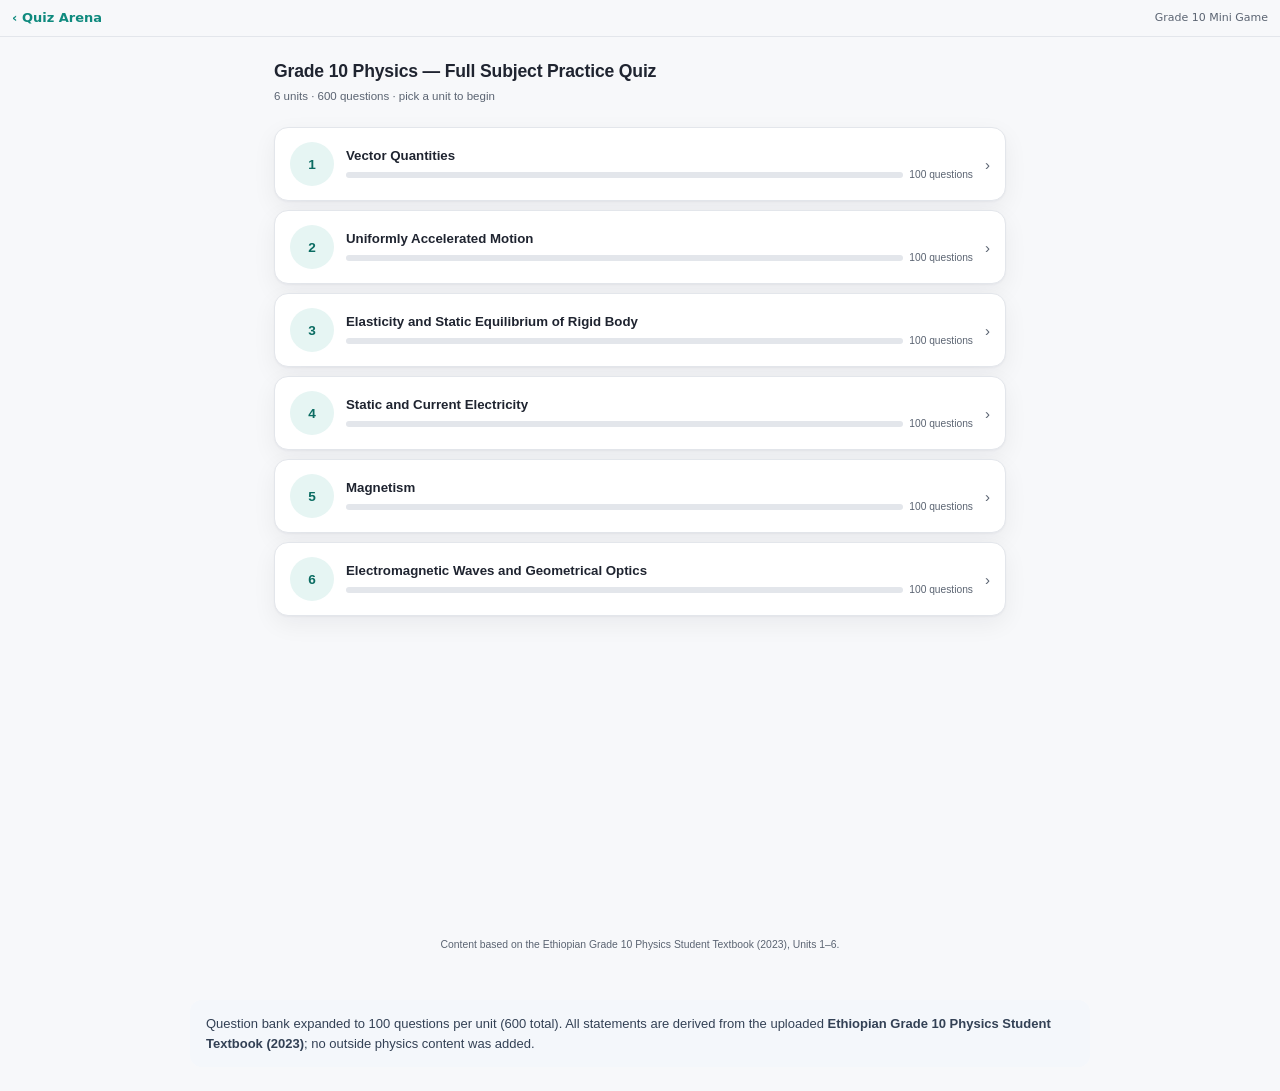
<file: telegram-quiz-game/physics.html>
<!DOCTYPE html>
<html lang="en">
<head>
<meta charset="UTF-8">
<meta name="viewport" content="width=device-width, initial-scale=1.0">
<title>Grade 10 Physics — Full Subject Practice Quiz</title>
<style>
  :root{
    --teal:#0f8a7e;
    --teal-dark:#0b6c62;
    --teal-light:#e6f5f3;
    --red:#d64545;
    --red-light:#fbe9e9;
    --ink:#1f2430;
    --ink-soft:#5b6472;
    --paper:#f7f8fa;
    --card:#ffffff;
    --border:#e3e6eb;
    --shadow: 0 1px 2px rgba(17,24,39,.04), 0 8px 24px rgba(17,24,39,.06);
    --radius: 14px;
  }
  *{box-sizing:border-box;}
  html,body{margin:0;padding:0;}
  body{
    font-family: -apple-system, BlinkMacSystemFont, "Segoe UI", Roboto, Helvetica, Arial, sans-serif;
    background: var(--paper);
    color: var(--ink);
    min-height:100vh;
    line-height:1.5;
  }
  #app{
    max-width: 760px;
    margin: 0 auto;
    padding: 21px 14px 45px;
    min-height: 100vh;
  }
  .app-header{
    display:flex;
    align-items:baseline;
    justify-content:space-between;
    margin-bottom: 22px;
    gap:9px;
  }
  .app-header h1{
    font-size:1.1rem;
    font-weight: 700;
    margin:0;
    letter-spacing:-0.01em;
  }
  .app-header .subtitle{
    font-size:0.72rem;
    color: var(--ink-soft);
    margin-top:4px;
  }
  .header-block{flex:1;min-width:0;}

  /* ---------- Landing screen ---------- */
  .unit-grid{
    display:flex;
    flex-direction:column;
    gap:9px;
  }
  .unit-card{
    background: var(--card);
    border: 1px solid var(--border);
    border-radius: var(--radius);
    padding: 14px 15px;
    display:flex;
    align-items:center;
    gap:12px;
    cursor:pointer;
    box-shadow: var(--shadow);
    transition: border-color .15s ease, transform .1s ease;
    text-align:left;
    width:100%;
  }
  .unit-card:hover{ border-color: var(--teal); }
  .unit-card:active{ transform: scale(0.995); }
  .unit-num{
    flex:none;
    width:44px;
    height:44px;
    border-radius:50%;
    background: var(--teal-light);
    color: var(--teal-dark);
    display:flex;
    align-items:center;
    justify-content:center;
    font-weight:700;
    font-size:0.85rem;
  }
  .unit-info{ flex:1; min-width:0; }
  .unit-title{ font-weight:600; font-size:0.83rem; color:var(--ink); }
  .unit-progress-row{
    display:flex;
    align-items:center;
    gap:6px;
    margin-top:6px;
  }
  .unit-progress-track{
    flex:1;
    height:6px;
    border-radius:4px;
    background: var(--border);
    overflow:hidden;
  }
  .unit-progress-fill{
    height:100%;
    background: var(--teal);
    border-radius:4px;
  }
  .unit-progress-label{
    font-size:0.64rem;
    color: var(--ink-soft);
    flex:none;
  }
  .unit-chevron{
    flex:none;
    color: var(--ink-soft);
    font-size:0.94rem;
  }

  /* ---------- Quiz screen ---------- */
  .back-link{
    background:none;
    border:none;
    color: var(--ink-soft);
    font-size:0.72rem;
    cursor:pointer;
    padding:6px 0;
    margin-bottom:14px;
    display:inline-flex;
    align-items:center;
    gap:4px;
  }
  .back-link:hover{ color: var(--teal-dark); }

  .progress-wrap{
    margin-bottom: 22px;
  }
  .progress-meta{
    display:flex;
    justify-content:space-between;
    font-size:0.68rem;
    color: var(--ink-soft);
    margin-bottom:8px;
  }
  .progress-track{
    height:8px;
    border-radius:6px;
    background: var(--border);
    overflow:hidden;
  }
  .progress-fill{
    height:100%;
    background: var(--teal);
    border-radius:6px;
    transition: width .25s ease;
  }

  .q-card{
    background: var(--card);
    border: 1px solid var(--border);
    border-radius: var(--radius);
    padding: 20px 18px;
    box-shadow: var(--shadow);
  }
  .q-type-tag{
    display:inline-block;
    font-size:0.59rem;
    font-weight:700;
    letter-spacing: .02em;
    color: var(--teal-dark);
    background: var(--teal-light);
    padding: 2px 8px;
    border-radius: 999px;
    margin-bottom: 14px;
  }
  .q-text{
    font-size:0.92rem;
    font-weight: 600;
    color: var(--ink);
    margin: 0 0 20px 0;
    line-height:1.45;
  }

  .options{
    display:flex;
    flex-direction:column;
    gap:8px;
  }
  .option{
    display:flex;
    align-items:center;
    gap:9px;
    padding: 9px 10px;
    border: 1.5px solid var(--border);
    border-radius: 10px;
    background: var(--card);
    cursor:pointer;
    text-align:left;
    font-size:0.82rem;
    color: var(--ink);
    transition: border-color .12s ease, background .12s ease;
  }
  .option:hover:not(.locked){
    border-color: var(--teal);
    background: var(--teal-light);
  }
  .option.locked{ cursor:default; }
  .option-badge{
    flex:none;
    width:28px;
    height:28px;
    border-radius:50%;
    border:1.5px solid var(--border);
    display:flex;
    align-items:center;
    justify-content:center;
    font-weight:700;
    font-size:0.7rem;
    color: var(--ink-soft);
    background: var(--paper);
  }
  .option.correct-answer{
    border-color: var(--teal);
    background: var(--teal-light);
  }
  .option.correct-answer .option-badge{
    background: var(--teal);
    border-color: var(--teal);
    color:#fff;
  }
  .option.wrong-answer{
    border-color: var(--red);
    background: var(--red-light);
  }
  .option.wrong-answer .option-badge{
    background: var(--red);
    border-color: var(--red);
    color:#fff;
  }

  .fib-row{
    display:flex;
    gap:8px;
    margin-top:4px;
  }
  .fib-input{
    flex:1;
    padding: 9px 10px;
    border-radius:10px;
    border: 1.5px solid var(--border);
    font-size:0.82rem;
    font-family:inherit;
  }
  .fib-input:focus{ outline:none; border-color: var(--teal); }
  .fib-submit{
    flex:none;
    background: var(--teal);
    color:#fff;
    border:none;
    border-radius:10px;
    padding: 0 20px;
    font-weight:600;
    font-size:0.78rem;
    cursor:pointer;
  }
  .fib-submit:disabled{ opacity:.5; cursor:default; }

  .feedback-banner{
    margin-top:16px;
    padding: 9px 10px;
    border-radius:10px;
    font-size:0.78rem;
    font-weight:600;
    display:flex;
    align-items:flex-start;
    gap:8px;
  }
  .feedback-banner.correct{
    background: var(--teal-light);
    color: var(--teal-dark);
  }
  .feedback-banner.incorrect{
    background: var(--red-light);
    color: #a12f2f;
  }
  .feedback-icon{ flex:none; font-size:0.89rem; line-height:1.3; }
  .feedback-text{ flex:1; }
  .explain-text{
    margin-top:6px;
    font-weight:400;
    color: var(--ink);
    font-size:0.77rem;
  }

  .nav-row{
    position:sticky;bottom:0;z-index:5;
    display:flex;
    justify-content:space-between;
    align-items:center;
    margin:10px -2px 0;
    padding:8px 2px calc(8px + env(safe-area-inset-bottom));
    background:rgba(247,248,250,.96);
    border-top:1px solid var(--border);
    box-shadow:0 -5px 14px rgba(17,24,39,.06);
  }
  .btn-prev{
    background:none;
    border:none;
    color: var(--ink-soft);
    font-size:0.78rem;
    font-weight:600;
    cursor:pointer;
    padding: 8px 3px;
  }
  .btn-prev:hover{ color: var(--ink); }
  .btn-prev:disabled{ opacity:0.35; cursor:default; }
  .btn-next{
    background: var(--teal);
    color:#fff;
    border:none;
    border-radius:10px;
    padding: 9px 20px;
    font-weight:700;
    font-size:0.8rem;
    cursor:pointer;
  }
  .btn-next:hover{ background: var(--teal-dark); }
  .btn-next:disabled{ opacity:0.4; cursor:default; background:var(--ink-soft); }

  /* ---------- Summary screen ---------- */
  .summary-card{
    background: var(--card);
    border: 1px solid var(--border);
    border-radius: var(--radius);
    padding: 26px 18px;
    box-shadow: var(--shadow);
    text-align:center;
  }
  .summary-title{
    font-size:0.94rem;
    font-weight:700;
    margin:0 0 22px;
  }
  .score-orb-wrap{
    display:flex;
    justify-content:center;
    margin-bottom: 18px;
  }
  .score-orb-label{
    font-size:0.77rem;
    color: var(--ink-soft);
    margin-bottom: 22px;
  }
  .score-count{
    font-size:1.19rem;
    font-weight:800;
    fill: var(--ink);
  }
  .score-pct{
    font-size:0.53rem;
    fill: var(--ink-soft);
    font-weight:600;
  }
  .summary-actions{
    display:flex;
    gap:9px;
    justify-content:center;
    margin-top:8px;
    flex-wrap:wrap;
  }
  .btn-secondary{
    background: var(--paper);
    border: 1.5px solid var(--border);
    color: var(--ink);
    border-radius:10px;
    padding: 8px 15px;
    font-weight:600;
    font-size:0.78rem;
    cursor:pointer;
  }
  .btn-secondary:hover{ border-color: var(--teal); }
  .btn-primary{
    background: var(--teal);
    color:#fff;
    border:none;
    border-radius:10px;
    padding: 8px 16px;
    font-weight:700;
    font-size:0.78rem;
    cursor:pointer;
  }
  .btn-primary:hover{ background: var(--teal-dark); }

  .review-section{
    margin-top: 30px;
    text-align:left;
  }
  .review-heading{
    font-size:0.81rem;
    font-weight:700;
    margin-bottom:12px;
    color: var(--ink);
  }
  .review-item{
    border: 1px solid var(--border);
    border-radius: 10px;
    padding: 10px 12px;
    margin-bottom:10px;
    background: var(--paper);
  }
  .review-q{ font-weight:600; font-size:0.78rem; margin-bottom:8px; }
  .review-your{ font-size:0.72rem; color:#a12f2f; margin-bottom:4px; }
  .review-correct{ font-size:0.72rem; color: var(--teal-dark); margin-bottom:6px; }
  .review-explain{ font-size:0.71rem; color: var(--ink-soft); }
  .no-missed{ color: var(--ink-soft); font-size:0.77rem; text-align:center; padding: 10px 0; }

  @media (max-width: 480px){
    .q-card{ padding: 15px 12px; }
    .summary-card{ padding: 20px 12px; }
  }
</style>

<script src="https://telegram.org/js/telegram-web-app.js"></script>
<script>
(function(){
  try {
    var tg = window.Telegram && window.Telegram.WebApp;
    if (!tg) return;
    tg.ready();
    tg.expand();
  } catch (e) {}
})();
</script>
</head>
<body>
<div id="arena-back" style="position:sticky;top:0;z-index:50;background:rgba(247,248,250,.96);border-bottom:1px solid #e3e6eb;padding:8px 12px;display:flex;align-items:center;gap:8px;">
  <a href="index.html" style="text-decoration:none;color:#0f8a7e;font-weight:700;font-size:13px;font-family:system-ui,-apple-system,sans-serif;">‹ Quiz Arena</a>
  <span style="flex:1"></span>
  <span style="font-size:11px;color:#5b6472;font-family:system-ui,-apple-system,sans-serif;">Grade 10 Mini Game</span>
</div>

<div id="app"></div>
<div style="max-width:760px;margin:0 auto;padding:0 14px 24px;text-align:center;font-size:.65rem;color:#5b6472;">Content based on the Ethiopian Grade 10 Physics Student Textbook (2023), Units 1–6.</div>

<script id="quiz-data" type="application/json">[{"num":1,"title":"Vector Quantities","questions":[{"type":"mc","q":"True or False: In science, particularly in physics, you try to make measurements as pre- cise as possible.","opts":["True","False"],"correct":0,"explain":"This statement is supported by the uploaded Ethiopian Grade 10 Physics Student Textbook (2023), Unit 1. Source statement: In science, particularly in physics, you try to make measurements as pre- cise as possible."},{"type":"mc","q":"True or False: It is false that In science, particularly in physics, you try to make measurements as pre- cise as possible.","opts":["True","False"],"correct":1,"explain":"The textbook states the original form instead: In science, particularly in physics, you try to make measurements as pre- cise as possible."},{"type":"mc","q":"True or False: Physical quantities can generally be divided in two groups: scalars and vectors .","opts":["True","False"],"correct":0,"explain":"This statement is supported by the uploaded Ethiopian Grade 10 Physics Student Textbook (2023), Unit 1. Source statement: Physical quantities can generally be divided in two groups: scalars and vectors ."},{"type":"mc","q":"True or False: Physical quantities cannot generally be divided in two groups: scalars and vectors .","opts":["True","False"],"correct":1,"explain":"The textbook states the original form instead: Physical quantities can generally be divided in two groups: scalars and vectors ."},{"type":"mc","q":"True or False: As discussed in the introduction, physical quantities can be classified into two categories.","opts":["True","False"],"correct":0,"explain":"This statement is supported by the uploaded Ethiopian Grade 10 Physics Student Textbook (2023), Unit 1. Source statement: As discussed in the introduction, physical quantities can be classified into two categories."},{"type":"mc","q":"True or False: As discussed in the introduction, physical quantities cannot be classified into two categories.","opts":["True","False"],"correct":1,"explain":"The textbook states the original form instead: As discussed in the introduction, physical quantities can be classified into two categories."},{"type":"mc","q":"True or False: You do not have to add anything to the description of length or mass.","opts":["True","False"],"correct":0,"explain":"This statement is supported by the uploaded Ethiopian Grade 10 Physics Student Textbook (2023), Unit 1. Source statement: You do not have to add anything to the description of length or mass."},{"type":"mc","q":"True or False: You do not do not have to add anything to the description of length or mass.","opts":["True","False"],"correct":1,"explain":"The textbook states the original form instead: You do not have to add anything to the description of length or mass."},{"type":"mc","q":"True or False: Time, distance, speed, length, volume, temperature, energy and power are other examples of scalar quantities.","opts":["True","False"],"correct":0,"explain":"This statement is supported by the uploaded Ethiopian Grade 10 Physics Student Textbook (2023), Unit 1. Source statement: Time, distance, speed, length, volume, temperature, energy and power are other examples of scalar quantities."},{"type":"mc","q":"True or False: Time, distance, speed, length, volume, temperature, energy and power are not other examples of scalar quantities.","opts":["True","False"],"correct":1,"explain":"The textbook states the original form instead: Time, distance, speed, length, volume, temperature, energy and power are other examples of scalar quantities."},{"type":"mc","q":"True or False: You must specify not only the magnitude of the force but also the direction in which the force is applied.","opts":["True","False"],"correct":0,"explain":"This statement is supported by the uploaded Ethiopian Grade 10 Physics Student Textbook (2023), Unit 1. Source statement: You must specify not only the magnitude of the force but also the direction in which the force is applied."},{"type":"mc","q":"True or False: You must specify not only the magnitude of the force but also the direction in which the force is not applied.","opts":["True","False"],"correct":1,"explain":"The textbook states the original form instead: You must specify not only the magnitude of the force but also the direction in which the force is applied."},{"type":"mc","q":"True or False: • Scalar are quantities that are specified only by their magni- tude while vectors are quantities that are specified by their magnitude and direction.","opts":["True","False"],"correct":0,"explain":"This statement is supported by the uploaded Ethiopian Grade 10 Physics Student Textbook (2023), Unit 1. Source statement: • Scalar are quantities that are specified only by their magni- tude while vectors are quantities that are specified by their magnitude and direction."},{"type":"mc","q":"True or False: • Scalar are not quantities that are specified only by their magni- tude while vectors are quantities that are specified by their magnitude and direction.","opts":["True","False"],"correct":1,"explain":"The textbook states the original form instead: • Scalar are quantities that are specified only by their magni- tude while vectors are quantities that are specified by their magnitude and direction."},{"type":"mc","q":"True or False: Algebraically, they are represented by a bold letter as A or with an arrow over the letter, for example, ⃗A.","opts":["True","False"],"correct":0,"explain":"This statement is supported by the uploaded Ethiopian Grade 10 Physics Student Textbook (2023), Unit 1. Source statement: Algebraically, they are represented by a bold letter as A or with an arrow over the letter, for example, ⃗A."},{"type":"mc","q":"True or False: Algebraically, they are not represented by a bold letter as A or with an arrow over the letter, for example, ⃗A.","opts":["True","False"],"correct":1,"explain":"The textbook states the original form instead: Algebraically, they are represented by a bold letter as A or with an arrow over the letter, for example, ⃗A."},{"type":"mc","q":"True or False: On the other hand, vectors are represented geometrically by an arrow, or an arrow-tipped line segment.","opts":["True","False"],"correct":0,"explain":"This statement is supported by the uploaded Ethiopian Grade 10 Physics Student Textbook (2023), Unit 1. Source statement: On the other hand, vectors are represented geometrically by an arrow, or an arrow-tipped line segment."},{"type":"mc","q":"True or False: On the other hand, vectors are not represented geometrically by an arrow, or an arrow-tipped line segment.","opts":["True","False"],"correct":1,"explain":"The textbook states the original form instead: On the other hand, vectors are represented geometrically by an arrow, or an arrow-tipped line segment."},{"type":"mc","q":"True or False: • The length of the arrow represents the vector magnitude if it is drawn in scale.","opts":["True","False"],"correct":0,"explain":"This statement is supported by the uploaded Ethiopian Grade 10 Physics Student Textbook (2023), Unit 1. Source statement: • The length of the arrow represents the vector magnitude if it is drawn in scale."},{"type":"mc","q":"True or False: • The length of the arrow represents the vector magnitude if it is not drawn in scale.","opts":["True","False"],"correct":1,"explain":"The textbook states the original form instead: • The length of the arrow represents the vector magnitude if it is drawn in scale."},{"type":"mc","q":"True or False: The length of the arrow should be proportional to the magnitude of the quantity being repre- sented.","opts":["True","False"],"correct":0,"explain":"This statement is supported by the uploaded Ethiopian Grade 10 Physics Student Textbook (2023), Unit 1. Source statement: The length of the arrow should be proportional to the magnitude of the quantity being repre- sented."},{"type":"mc","q":"True or False: It is false that The length of the arrow should be proportional to the magnitude of the quantity being repre- sented.","opts":["True","False"],"correct":1,"explain":"The textbook states the original form instead: The length of the arrow should be proportional to the magnitude of the quantity being repre- sented."},{"type":"mc","q":"True or False: The important thing is to choose a scale that produces a diagram of rea- sonable size.","opts":["True","False"],"correct":0,"explain":"This statement is supported by the uploaded Ethiopian Grade 10 Physics Student Textbook (2023), Unit 1. Source statement: The important thing is to choose a scale that produces a diagram of rea- sonable size."},{"type":"mc","q":"True or False: The important thing is not to choose a scale that produces a diagram of rea- sonable size.","opts":["True","False"],"correct":1,"explain":"The textbook states the original form instead: The important thing is to choose a scale that produces a diagram of rea- sonable size."},{"type":"mc","q":"True or False: Determine the length of the arrow representing the vector by using the scale.","opts":["True","False"],"correct":0,"explain":"This statement is supported by the uploaded Ethiopian Grade 10 Physics Student Textbook (2023), Unit 1. Source statement: Determine the length of the arrow representing the vector by using the scale."},{"type":"mc","q":"True or False: It is false that Determine the length of the arrow representing the vector by using the scale.","opts":["True","False"],"correct":1,"explain":"The textbook states the original form instead: Determine the length of the arrow representing the vector by using the scale."},{"type":"mc","q":"True or False: Using this information, you can draw the vectors as arrows as follows.","opts":["True","False"],"correct":0,"explain":"This statement is supported by the uploaded Ethiopian Grade 10 Physics Student Textbook (2023), Unit 1. Source statement: Using this information, you can draw the vectors as arrows as follows."},{"type":"mc","q":"True or False: Using this information, you cannot draw the vectors as arrows as follows.","opts":["True","False"],"correct":1,"explain":"The textbook states the original form instead: Using this information, you can draw the vectors as arrows as follows."},{"type":"mc","q":"True or False: Negative of a vector: a vector that have the same magnitude but opposite direction with the given vector.","opts":["True","False"],"correct":0,"explain":"This statement is supported by the uploaded Ethiopian Grade 10 Physics Student Textbook (2023), Unit 1. Source statement: Negative of a vector: a vector that have the same magnitude but opposite direction with the given vector."},{"type":"mc","q":"True or False: Negative of a vector: a vector that do not have the same magnitude but opposite direction with the given vector.","opts":["True","False"],"correct":1,"explain":"The textbook states the original form instead: Negative of a vector: a vector that have the same magnitude but opposite direction with the given vector."},{"type":"mc","q":"True or False: Give an example of a vector stating its magnitude, units and direction.","opts":["True","False"],"correct":0,"explain":"This statement is supported by the uploaded Ethiopian Grade 10 Physics Student Textbook (2023), Unit 1. Source statement: Give an example of a vector stating its magnitude, units and direction."},{"type":"mc","q":"True or False: It is false that Give an example of a vector stating its magnitude, units and direction.","opts":["True","False"],"correct":1,"explain":"The textbook states the original form instead: Give an example of a vector stating its magnitude, units and direction."},{"type":"mc","q":"True or False: Addition of Vectors The addition of scalar quantities is non problematic, it is a simple arith- Key concepts /lefthandScalars and vectors can never be added.","opts":["True","False"],"correct":0,"explain":"This statement is supported by the uploaded Ethiopian Grade 10 Physics Student Textbook (2023), Unit 1. Source statement: Addition of Vectors The addition of scalar quantities is non problematic, it is a simple arith- Key concepts /lefthandScalars and vectors can never be added."},{"type":"mc","q":"True or False: Addition of Vectors The addition of scalar quantities is not non problematic, it is a simple arith- Key concepts /lefthandScalars and vectors can never be added.","opts":["True","False"],"correct":1,"explain":"The textbook states the original form instead: Addition of Vectors The addition of scalar quantities is non problematic, it is a simple arith- Key concepts /lefthandScalars and vectors can never be added."},{"type":"mc","q":"True or False: This is because when two vectors are added, you need to take account of their direction as well as their magnitude.","opts":["True","False"],"correct":0,"explain":"This statement is supported by the uploaded Ethiopian Grade 10 Physics Student Textbook (2023), Unit 1. Source statement: This is because when two vectors are added, you need to take account of their direction as well as their magnitude."},{"type":"mc","q":"True or False: This is because when two vectors are not added, you need to take account of their direction as well as their magnitude.","opts":["True","False"],"correct":1,"explain":"The textbook states the original form instead: This is because when two vectors are added, you need to take account of their direction as well as their magnitude."},{"type":"mc","q":"True or False: The resultant of a number of vectors is the single vector whose effect is the same as the individual vectors acting together.","opts":["True","False"],"correct":0,"explain":"This statement is supported by the uploaded Ethiopian Grade 10 Physics Student Textbook (2023), Unit 1. Source statement: The resultant of a number of vectors is the single vector whose effect is the same as the individual vectors acting together."},{"type":"mc","q":"True or False: The resultant of a number of vectors is not the single vector whose effect is the same as the individual vectors acting together.","opts":["True","False"],"correct":1,"explain":"The textbook states the original form instead: The resultant of a number of vectors is the single vector whose effect is the same as the individual vectors acting together."},{"type":"mc","q":"True or False: In other words, ⃗B has the same length as −⃗B, but points in the opposite direction.","opts":["True","False"],"correct":0,"explain":"This statement is supported by the uploaded Ethiopian Grade 10 Physics Student Textbook (2023), Unit 1. Source statement: In other words, ⃗B has the same length as −⃗B, but points in the opposite direction."},{"type":"mc","q":"True or False: In other words, ⃗B does not have the same length as −⃗B, but points in the opposite direction.","opts":["True","False"],"correct":1,"explain":"The textbook states the original form instead: In other words, ⃗B has the same length as −⃗B, but points in the opposite direction."},{"type":"mc","q":"True or False: That is, ⃗A − ⃗B = ⃗A +(−⃗B) (1.2) Note that vector subtraction is the addition of a negative vector.","opts":["True","False"],"correct":0,"explain":"This statement is supported by the uploaded Ethiopian Grade 10 Physics Student Textbook (2023), Unit 1. Source statement: That is, ⃗A − ⃗B = ⃗A +(−⃗B) (1.2) Note that vector subtraction is the addition of a negative vector."},{"type":"mc","q":"True or False: That is not, ⃗A − ⃗B = ⃗A +(−⃗B) (1.2) Note that vector subtraction is the addition of a negative vector.","opts":["True","False"],"correct":1,"explain":"The textbook states the original form instead: That is, ⃗A − ⃗B = ⃗A +(−⃗B) (1.2) Note that vector subtraction is the addition of a negative vector."},{"type":"mc","q":"True or False: You will learn about the algebraic method in your grade 11 physics.","opts":["True","False"],"correct":0,"explain":"This statement is supported by the uploaded Ethiopian Grade 10 Physics Student Textbook (2023), Unit 1. Source statement: You will learn about the algebraic method in your grade 11 physics."},{"type":"mc","q":"True or False: It is false that You will learn about the algebraic method in your grade 11 physics.","opts":["True","False"],"correct":1,"explain":"The textbook states the original form instead: You will learn about the algebraic method in your grade 11 physics."},{"type":"mc","q":"True or False: So using the graphical method of vector addition, vectors are drawn to scale and the resultant is determined using a ruler and protractor.","opts":["True","False"],"correct":0,"explain":"This statement is supported by the uploaded Ethiopian Grade 10 Physics Student Textbook (2023), Unit 1. Source statement: So using the graphical method of vector addition, vectors are drawn to scale and the resultant is determined using a ruler and protractor."},{"type":"mc","q":"True or False: So using the graphical method of vector addition, vectors are not drawn to scale and the resultant is determined using a ruler and protractor.","opts":["True","False"],"correct":1,"explain":"The textbook states the original form instead: So using the graphical method of vector addition, vectors are drawn to scale and the resultant is determined using a ruler and protractor."},{"type":"mc","q":"True or False: Procedure for using graphical method of vector addition • Decide on an appropriate scale.","opts":["True","False"],"correct":0,"explain":"This statement is supported by the uploaded Ethiopian Grade 10 Physics Student Textbook (2023), Unit 1. Source statement: Procedure for using graphical method of vector addition • Decide on an appropriate scale."},{"type":"mc","q":"True or False: It is false that Procedure for using graphical method of vector addition • Decide on an appropriate scale.","opts":["True","False"],"correct":1,"explain":"The textbook states the original form instead: Procedure for using graphical method of vector addition • Decide on an appropriate scale."},{"type":"mc","q":"True or False: • Measure the length of the resultant; use the scale to convert to the magnitude of the resultant.","opts":["True","False"],"correct":0,"explain":"This statement is supported by the uploaded Ethiopian Grade 10 Physics Student Textbook (2023), Unit 1. Source statement: • Measure the length of the resultant; use the scale to convert to the magnitude of the resultant."},{"type":"mc","q":"True or False: It is false that • Measure the length of the resultant; use the scale to convert to the magnitude of the resultant.","opts":["True","False"],"correct":1,"explain":"The textbook states the original form instead: • Measure the length of the resultant; use the scale to convert to the magnitude of the resultant."},{"type":"mc","q":"True or False: This is the statement for the triangle law of vector addition.","opts":["True","False"],"correct":0,"explain":"This statement is supported by the uploaded Ethiopian Grade 10 Physics Student Textbook (2023), Unit 1. Source statement: This is the statement for the triangle law of vector addition."},{"type":"mc","q":"True or False: This is not the statement for the triangle law of vector addition.","opts":["True","False"],"correct":1,"explain":"The textbook states the original form instead: This is the statement for the triangle law of vector addition."},{"type":"mc","q":"True or False: The parallelogram law of vector addition is used to add two vectors when the vectors that are to be added form the two adjacent sides of a parallel- ogram by joining the tails of the two vectors.","opts":["True","False"],"correct":0,"explain":"This statement is supported by the uploaded Ethiopian Grade 10 Physics Student Textbook (2023), Unit 1. Source statement: The parallelogram law of vector addition is used to add two vectors when the vectors that are to be added form the two adjacent sides of a parallel- ogram by joining the tails of the two vectors."},{"type":"mc","q":"True or False: The parallelogram law of vector addition is used to add two vectors when the vectors that are not to be added form the two adjacent sides of a parallel- ogram by joining the tails of the two vectors.","opts":["True","False"],"correct":1,"explain":"The textbook states the original form instead: The parallelogram law of vector addition is used to add two vectors when the vectors that are to be added form the two adjacent sides of a parallel- ogram by joining the tails of the two vectors."},{"type":"mc","q":"True or False: This law is used for the addition of more than two vectors.","opts":["True","False"],"correct":0,"explain":"This statement is supported by the uploaded Ethiopian Grade 10 Physics Student Textbook (2023), Unit 1. Source statement: This law is used for the addition of more than two vectors."},{"type":"mc","q":"True or False: This law is not used for the addition of more than two vectors.","opts":["True","False"],"correct":1,"explain":"The textbook states the original form instead: This law is used for the addition of more than two vectors."},{"type":"mc","q":"True or False: You select any one of the vectors as the first vector and make a parallel translation of a second vector to a position where the origin (\"tail\") of the second vector coincides with the end (\"head\") of the first vector.","opts":["True","False"],"correct":0,"explain":"This statement is supported by the uploaded Ethiopian Grade 10 Physics Student Textbook (2023), Unit 1. Source statement: You select any one of the vectors as the first vector and make a parallel translation of a second vector to a position where the origin (\"tail\") of the second vector coincides with the end (\"head\") of the first vector."},{"type":"mc","q":"True or False: It is false that You select any one of the vectors as the first vector and make a parallel translation of a second vector to a position where the origin (\"tail\") of the second vector coincides with the end (\"head\") of the first vector.","opts":["True","False"],"correct":1,"explain":"The textbook states the original form instead: You select any one of the vectors as the first vector and make a parallel translation of a second vector to a position where the origin (\"tail\") of the second vector coincides with the end (\"head\") of the first vector."},{"type":"mc","q":"True or False: Because the addition of vectors is associative and commutative, you obtain the same resultant vector regardless of which vector you choose to be first, second, third, or fourth in this construction.","opts":["True","False"],"correct":0,"explain":"This statement is supported by the uploaded Ethiopian Grade 10 Physics Student Textbook (2023), Unit 1. Source statement: Because the addition of vectors is associative and commutative, you obtain the same resultant vector regardless of which vector you choose to be first, second, third, or fourth in this construction."},{"type":"mc","q":"True or False: Because the addition of vectors is not associative and commutative, you obtain the same resultant vector regardless of which vector you choose to be first, second, third, or fourth in this construction.","opts":["True","False"],"correct":1,"explain":"The textbook states the original form instead: Because the addition of vectors is associative and commutative, you obtain the same resultant vector regardless of which vector you choose to be first, second, third, or fourth in this construction."},{"type":"mc","q":"True or False: When the two vectors are in the same direction (parallel to each other)  Vector Quantities If vectors ⃗A and ⃗B are parallel, then the magnitude of the resultant vector ⃗R is the sum of the magnitudes of the two vectors.","opts":["True","False"],"correct":0,"explain":"This statement is supported by the uploaded Ethiopian Grade 10 Physics Student Textbook (2023), Unit 1. Source statement: When the two vectors are in the same direction (parallel to each other)  Vector Quantities If vectors ⃗A and ⃗B are parallel, then the magnitude of the resultant vector ⃗R is the sum of the magnitudes of the two vectors."},{"type":"mc","q":"True or False: When the two vectors are not in the same direction (parallel to each other)  Vector Quantities If vectors ⃗A and ⃗B are parallel, then the magnitude of the resultant vector ⃗R is the sum of the magnitudes of the two vectors.","opts":["True","False"],"correct":1,"explain":"The textbook states the original form instead: When the two vectors are in the same direction (parallel to each other)  Vector Quantities If vectors ⃗A and ⃗B are parallel, then the magnitude of the resultant vector ⃗R is the sum of the magnitudes of the two vectors."},{"type":"mc","q":"True or False: When the two vectors are acting in opposite directions If vectors ⃗A and ⃗B are anti-parallel (i.e., in opposite direction), then the magnitude of the resultant vector ⃗R is the difference of the mag- nitudes of the two vectors.","opts":["True","False"],"correct":0,"explain":"This statement is supported by the uploaded Ethiopian Grade 10 Physics Student Textbook (2023), Unit 1. Source statement: When the two vectors are acting in opposite directions If vectors ⃗A and ⃗B are anti-parallel (i.e., in opposite direction), then the magnitude of the resultant vector ⃗R is the difference of the mag- nitudes of the two vectors."},{"type":"mc","q":"True or False: When the two vectors are not acting in opposite directions If vectors ⃗A and ⃗B are anti-parallel (i.e., in opposite direction), then the magnitude of the resultant vector ⃗R is the difference of the mag- nitudes of the two vectors.","opts":["True","False"],"correct":1,"explain":"The textbook states the original form instead: When the two vectors are acting in opposite directions If vectors ⃗A and ⃗B are anti-parallel (i.e., in opposite direction), then the magnitude of the resultant vector ⃗R is the difference of the mag- nitudes of the two vectors."},{"type":"mc","q":"True or False: When the two vectors are perpendicular If vectors ⃗A and ⃗B are perpendicular to each other as shown in 1.12, then the magnitude of the resultant vector ⃗R is obtained using the 1.4 Graphical method of vector addition 13 Pythagoras theorem.","opts":["True","False"],"correct":0,"explain":"This statement is supported by the uploaded Ethiopian Grade 10 Physics Student Textbook (2023), Unit 1. Source statement: When the two vectors are perpendicular If vectors ⃗A and ⃗B are perpendicular to each other as shown in 1.12, then the magnitude of the resultant vector ⃗R is obtained using the 1.4 Graphical method of vector addition 13 Pythagoras theorem."},{"type":"mc","q":"True or False: When the two vectors are not perpendicular If vectors ⃗A and ⃗B are perpendicular to each other as shown in 1.12, then the magnitude of the resultant vector ⃗R is obtained using the 1.4 Graphical method of vector addition 13 Pythagoras theorem.","opts":["True","False"],"correct":1,"explain":"The textbook states the original form instead: When the two vectors are perpendicular If vectors ⃗A and ⃗B are perpendicular to each other as shown in 1.12, then the magnitude of the resultant vector ⃗R is obtained using the 1.4 Graphical method of vector addition 13 Pythagoras theorem."},{"type":"mc","q":"True or False: Solution: You are given with two vectors of magnitudes 6units and 3 units.","opts":["True","False"],"correct":0,"explain":"This statement is supported by the uploaded Ethiopian Grade 10 Physics Student Textbook (2023), Unit 1. Source statement: Solution: You are given with two vectors of magnitudes 6units and 3 units."},{"type":"mc","q":"True or False: Solution: You are not given with two vectors of magnitudes 6units and 3 units.","opts":["True","False"],"correct":1,"explain":"The textbook states the original form instead: Solution: You are given with two vectors of magnitudes 6units and 3 units."},{"type":"mc","q":"True or False: Please compare the result you obtained here with the value you obtained with the direct measurement by a ruler.","opts":["True","False"],"correct":0,"explain":"This statement is supported by the uploaded Ethiopian Grade 10 Physics Student Textbook (2023), Unit 1. Source statement: Please compare the result you obtained here with the value you obtained with the direct measurement by a ruler."},{"type":"mc","q":"True or False: It is false that Please compare the result you obtained here with the value you obtained with the direct measurement by a ruler.","opts":["True","False"],"correct":1,"explain":"The textbook states the original form instead: Please compare the result you obtained here with the value you obtained with the direct measurement by a ruler."},{"type":"mc","q":"True or False: Two vectors ⃗A and ⃗B have the same magnitude of 5 units and they start from the origin: ⃗B points to the North East and ⃗A points to the South West exactly opposite to vector ⃗B.","opts":["True","False"],"correct":0,"explain":"This statement is supported by the uploaded Ethiopian Grade 10 Physics Student Textbook (2023), Unit 1. Source statement: Two vectors ⃗A and ⃗B have the same magnitude of 5 units and they start from the origin: ⃗B points to the North East and ⃗A points to the South West exactly opposite to vector ⃗B."},{"type":"mc","q":"True or False: Two vectors ⃗A and ⃗B do not have the same magnitude of 5 units and they start from the origin: ⃗B points to the North East and ⃗A points to the South West exactly opposite to vector ⃗B.","opts":["True","False"],"correct":1,"explain":"The textbook states the original form instead: Two vectors ⃗A and ⃗B have the same magnitude of 5 units and they start from the origin: ⃗B points to the North East and ⃗A points to the South West exactly opposite to vector ⃗B."},{"type":"mc","q":"True or False: These vectors which sum to the original are called components of the original vector.","opts":["True","False"],"correct":0,"explain":"This statement is supported by the uploaded Ethiopian Grade 10 Physics Student Textbook (2023), Unit 1. Source statement: These vectors which sum to the original are called components of the original vector."},{"type":"mc","q":"True or False: These vectors which sum to the original are not called components of the original vector.","opts":["True","False"],"correct":1,"explain":"The textbook states the original form instead: These vectors which sum to the original are called components of the original vector."},{"type":"mc","q":"True or False: One, Ax , is parallel to the x-axis, and the other, Ay , is parallel to the y-axis.","opts":["True","False"],"correct":0,"explain":"This statement is supported by the uploaded Ethiopian Grade 10 Physics Student Textbook (2023), Unit 1. Source statement: One, Ax , is parallel to the x-axis, and the other, Ay , is parallel to the y-axis."},{"type":"mc","q":"True or False: One, Ax , is not parallel to the x-axis, and the other, Ay , is parallel to the y-axis.","opts":["True","False"],"correct":1,"explain":"The textbook states the original form instead: One, Ax , is parallel to the x-axis, and the other, Ay , is parallel to the y-axis."},{"type":"mc","q":"True or False: Extend x- and y-axes from the tail of the vector to the entire length of the vector and beyond.","opts":["True","False"],"correct":0,"explain":"This statement is supported by the uploaded Ethiopian Grade 10 Physics Student Textbook (2023), Unit 1. Source statement: Extend x- and y-axes from the tail of the vector to the entire length of the vector and beyond."},{"type":"mc","q":"True or False: It is false that Extend x- and y-axes from the tail of the vector to the entire length of the vector and beyond.","opts":["True","False"],"correct":1,"explain":"The textbook states the original form instead: Extend x- and y-axes from the tail of the vector to the entire length of the vector and beyond."},{"type":"mc","q":"True or False: Draw the y-component from the tail of the vector to the intersection of the perpendicular projection with the y-axis.","opts":["True","False"],"correct":0,"explain":"This statement is supported by the uploaded Ethiopian Grade 10 Physics Student Textbook (2023), Unit 1. Source statement: Draw the y-component from the tail of the vector to the intersection of the perpendicular projection with the y-axis."},{"type":"mc","q":"True or False: It is false that Draw the y-component from the tail of the vector to the intersection of the perpendicular projection with the y-axis.","opts":["True","False"],"correct":1,"explain":"The textbook states the original form instead: Draw the y-component from the tail of the vector to the intersection of the perpendicular projection with the y-axis."},{"type":"mc","q":"True or False: The components are calculated according to these  Vector Quantities equations, where the angle θ is measured counterclockwise from the posi- tive x-axis.","opts":["True","False"],"correct":0,"explain":"This statement is supported by the uploaded Ethiopian Grade 10 Physics Student Textbook (2023), Unit 1. Source statement: The components are calculated according to these  Vector Quantities equations, where the angle θ is measured counterclockwise from the posi- tive x-axis."},{"type":"mc","q":"True or False: The components are not calculated according to these  Vector Quantities equations, where the angle θ is measured counterclockwise from the posi- tive x-axis.","opts":["True","False"],"correct":1,"explain":"The textbook states the original form instead: The components are calculated according to these  Vector Quantities equations, where the angle θ is measured counterclockwise from the posi- tive x-axis."},{"type":"mc","q":"True or False: |A|= √ Ax 2 + Ay 2 (1.13) To find the angle or direction of the resultant, recall that the tangent of the angle that the vector makes with the x-axis is given by the following.","opts":["True","False"],"correct":0,"explain":"This statement is supported by the uploaded Ethiopian Grade 10 Physics Student Textbook (2023), Unit 1. Source statement: |A|= √ Ax 2 + Ay 2 (1.13) To find the angle or direction of the resultant, recall that the tangent of the angle that the vector makes with the x-axis is given by the following."},{"type":"mc","q":"True or False: |A|= √ Ax 2 + Ay 2 (1.13) To find the angle or direction of the resultant, recall that the tangent of the angle that the vector makes with the x-axis is not given by the following.","opts":["True","False"],"correct":1,"explain":"The textbook states the original form instead: |A|= √ Ax 2 + Ay 2 (1.13) To find the angle or direction of the resultant, recall that the tangent of the angle that the vector makes with the x-axis is given by the following."},{"type":"mc","q":"True or False: Example 1.3 A boy walks 3km due East and then 2km due North.","opts":["True","False"],"correct":0,"explain":"This statement is supported by the uploaded Ethiopian Grade 10 Physics Student Textbook (2023), Unit 1. Source statement: Example 1.3 A boy walks 3km due East and then 2km due North."},{"type":"mc","q":"True or False: It is false that Example 1.3 A boy walks 3km due East and then 2km due North.","opts":["True","False"],"correct":1,"explain":"The textbook states the original form instead: Example 1.3 A boy walks 3km due East and then 2km due North."},{"type":"mc","q":"True or False: Draw simple vector diagrams and resolve them into their com- ponents.","opts":["True","False"],"correct":0,"explain":"This statement is supported by the uploaded Ethiopian Grade 10 Physics Student Textbook (2023), Unit 1. Source statement: Draw simple vector diagrams and resolve them into their com- ponents."},{"type":"mc","q":"True or False: It is false that Draw simple vector diagrams and resolve them into their com- ponents.","opts":["True","False"],"correct":1,"explain":"The textbook states the original form instead: Draw simple vector diagrams and resolve them into their com- ponents."},{"type":"mc","q":"True or False: End of unit summary • Scalar is a quantity specified only by its magnitude.","opts":["True","False"],"correct":0,"explain":"This statement is supported by the uploaded Ethiopian Grade 10 Physics Student Textbook (2023), Unit 1. Source statement: End of unit summary • Scalar is a quantity specified only by its magnitude."},{"type":"mc","q":"True or False: End of unit summary • Scalar is not a quantity specified only by its magnitude.","opts":["True","False"],"correct":1,"explain":"The textbook states the original form instead: End of unit summary • Scalar is a quantity specified only by its magnitude."},{"type":"mc","q":"True or False: • Vector addition is nothing but finding the resultant of a num- ber of vectors acting on a body while vector subtraction is addition of the negative of a vector.","opts":["True","False"],"correct":0,"explain":"This statement is supported by the uploaded Ethiopian Grade 10 Physics Student Textbook (2023), Unit 1. Source statement: • Vector addition is nothing but finding the resultant of a num- ber of vectors acting on a body while vector subtraction is addition of the negative of a vector."},{"type":"mc","q":"True or False: • Vector addition is not nothing but finding the resultant of a num- ber of vectors acting on a body while vector subtraction is addition of the negative of a vector.","opts":["True","False"],"correct":1,"explain":"The textbook states the original form instead: • Vector addition is nothing but finding the resultant of a num- ber of vectors acting on a body while vector subtraction is addition of the negative of a vector."},{"type":"mc","q":"True or False: • The method of finding the components of vectors is called resolving vector.","opts":["True","False"],"correct":0,"explain":"This statement is supported by the uploaded Ethiopian Grade 10 Physics Student Textbook (2023), Unit 1. Source statement: • The method of finding the components of vectors is called resolving vector."},{"type":"mc","q":"True or False: • The method of finding the components of vectors is not called resolving vector.","opts":["True","False"],"correct":1,"explain":"The textbook states the original form instead: • The method of finding the components of vectors is called resolving vector."},{"type":"mc","q":"True or False: A vector that is 1 cm long represents a displacement of 5 km.","opts":["True","False"],"correct":0,"explain":"This statement is supported by the uploaded Ethiopian Grade 10 Physics Student Textbook (2023), Unit 1. Source statement: A vector that is 1 cm long represents a displacement of 5 km."},{"type":"mc","q":"True or False: A vector that is not 1 cm long represents a displacement of 5 km.","opts":["True","False"],"correct":1,"explain":"The textbook states the original form instead: A vector that is 1 cm long represents a displacement of 5 km."},{"type":"mc","q":"True or False: Find the magnitude and direction of the resultant displacement both graphically and algebraically.","opts":["True","False"],"correct":0,"explain":"This statement is supported by the uploaded Ethiopian Grade 10 Physics Student Textbook (2023), Unit 1. Source statement: Find the magnitude and direction of the resultant displacement both graphically and algebraically."},{"type":"mc","q":"True or False: It is false that Find the magnitude and direction of the resultant displacement both graphically and algebraically.","opts":["True","False"],"correct":1,"explain":"The textbook states the original form instead: Find the magnitude and direction of the resultant displacement both graphically and algebraically."},{"type":"mc","q":"True or False: If ⃗vx = 9.8 m/s and ⃗vy = 6.4 m/s, determine the magnitude and direction of ⃗v.","opts":["True","False"],"correct":0,"explain":"This statement is supported by the uploaded Ethiopian Grade 10 Physics Student Textbook (2023), Unit 1. Source statement: If ⃗vx = 9.8 m/s and ⃗vy = 6.4 m/s, determine the magnitude and direction of ⃗v."},{"type":"mc","q":"True or False: It is false that If ⃗vx = 9.8 m/s and ⃗vy = 6.4 m/s, determine the magnitude and direction of ⃗v.","opts":["True","False"],"correct":1,"explain":"The textbook states the original form instead: If ⃗vx = 9.8 m/s and ⃗vy = 6.4 m/s, determine the magnitude and direction of ⃗v."}]},{"num":2,"title":"Uniformly Accelerated Motion","questions":[{"type":"mc","q":"True or False: Unit 2 Uniformly Accelerated Motion Introduction Brain storm- ing question In your everyday life, you come across a range of constant accel- eration motions.","opts":["True","False"],"correct":0,"explain":"This statement is supported by the uploaded Ethiopian Grade 10 Physics Student Textbook (2023), Unit 2. Source statement: Unit 2 Uniformly Accelerated Motion Introduction Brain storm- ing question In your everyday life, you come across a range of constant accel- eration motions."},{"type":"mc","q":"True or False: It is false that Unit 2 Uniformly Accelerated Motion Introduction Brain storm- ing question In your everyday life, you come across a range of constant accel- eration motions.","opts":["True","False"],"correct":1,"explain":"The textbook states the original form instead: Unit 2 Uniformly Accelerated Motion Introduction Brain storm- ing question In your everyday life, you come across a range of constant accel- eration motions."},{"type":"mc","q":"True or False: In this unit, you will learn about uniformly accelerated motion.","opts":["True","False"],"correct":0,"explain":"This statement is supported by the uploaded Ethiopian Grade 10 Physics Student Textbook (2023), Unit 2. Source statement: In this unit, you will learn about uniformly accelerated motion."},{"type":"mc","q":"True or False: It is false that In this unit, you will learn about uniformly accelerated motion.","opts":["True","False"],"correct":1,"explain":"The textbook states the original form instead: In this unit, you will learn about uniformly accelerated motion."},{"type":"mc","q":"True or False: A frame of reference is an arbitrary set of axes from which the position and motion of an object are described.","opts":["True","False"],"correct":0,"explain":"This statement is supported by the uploaded Ethiopian Grade 10 Physics Student Textbook (2023), Unit 2. Source statement: A frame of reference is an arbitrary set of axes from which the position and motion of an object are described."},{"type":"mc","q":"True or False: A frame of reference is an arbitrary set of axes from which the position and motion of an object are not described.","opts":["True","False"],"correct":1,"explain":"The textbook states the original form instead: A frame of reference is an arbitrary set of axes from which the position and motion of an object are described."},{"type":"mc","q":"True or False: It has units of length: centimeter (cm), meter (m) or kilometer (km).","opts":["True","False"],"correct":0,"explain":"This statement is supported by the uploaded Ethiopian Grade 10 Physics Student Textbook (2023), Unit 2. Source statement: It has units of length: centimeter (cm), meter (m) or kilometer (km)."},{"type":"mc","q":"True or False: It does not have units of length: centimeter (cm), meter (m) or kilometer (km).","opts":["True","False"],"correct":1,"explain":"The textbook states the original form instead: It has units of length: centimeter (cm), meter (m) or kilometer (km)."},{"type":"mc","q":"True or False: Determine your displacement and estimate the dis- tance you travel: a) from home to school.","opts":["True","False"],"correct":0,"explain":"This statement is supported by the uploaded Ethiopian Grade 10 Physics Student Textbook (2023), Unit 2. Source statement: Determine your displacement and estimate the dis- tance you travel: a) from home to school."},{"type":"mc","q":"True or False: It is false that Determine your displacement and estimate the dis- tance you travel: a) from home to school.","opts":["True","False"],"correct":1,"explain":"The textbook states the original form instead: Determine your displacement and estimate the dis- tance you travel: a) from home to school."},{"type":"mc","q":"True or False: If you consider the object to travel back to O, the final position coincides with the initial position, and therefore, the displacement is zero.","opts":["True","False"],"correct":0,"explain":"This statement is supported by the uploaded Ethiopian Grade 10 Physics Student Textbook (2023), Unit 2. Source statement: If you consider the object to travel back to O, the final position coincides with the initial position, and therefore, the displacement is zero."},{"type":"mc","q":"True or False: If you consider the object to travel back to O, the final position coincides with the initial position, and therefore, the displacement is not zero.","opts":["True","False"],"correct":1,"explain":"The textbook states the original form instead: If you consider the object to travel back to O, the final position coincides with the initial position, and therefore, the displacement is zero."},{"type":"mc","q":"True or False: 2.2 Average velocity and instantaneous velocity 25 Section summary • A description of motion depends on the reference frame from which it is described.","opts":["True","False"],"correct":0,"explain":"This statement is supported by the uploaded Ethiopian Grade 10 Physics Student Textbook (2023), Unit 2. Source statement: 2.2 Average velocity and instantaneous velocity 25 Section summary • A description of motion depends on the reference frame from which it is described."},{"type":"mc","q":"True or False: 2.2 Average velocity and instantaneous velocity 25 Section summary • A description of motion depends on the reference frame from which it is not described.","opts":["True","False"],"correct":1,"explain":"The textbook states the original form instead: 2.2 Average velocity and instantaneous velocity 25 Section summary • A description of motion depends on the reference frame from which it is described."},{"type":"mc","q":"True or False: Give an example that clearly shows the difference among dis- tance traveled, displacement, and magnitude of displacement.","opts":["True","False"],"correct":0,"explain":"This statement is supported by the uploaded Ethiopian Grade 10 Physics Student Textbook (2023), Unit 2. Source statement: Give an example that clearly shows the difference among dis- tance traveled, displacement, and magnitude of displacement."},{"type":"mc","q":"True or False: It is false that Give an example that clearly shows the difference among dis- tance traveled, displacement, and magnitude of displacement.","opts":["True","False"],"correct":1,"explain":"The textbook states the original form instead: Give an example that clearly shows the difference among dis- tance traveled, displacement, and magnitude of displacement."},{"type":"mc","q":"True or False: The average velocity of a body is defined as the body’ s displacement (⃗∆s) divided by the time interval (∆t) during which that displacement occurs.","opts":["True","False"],"correct":0,"explain":"This statement is supported by the uploaded Ethiopian Grade 10 Physics Student Textbook (2023), Unit 2. Source statement: The average velocity of a body is defined as the body’ s displacement (⃗∆s) divided by the time interval (∆t) during which that displacement occurs."},{"type":"mc","q":"True or False: The average velocity of a body is not defined as the body’ s displacement (⃗∆s) divided by the time interval (∆t) during which that displacement occurs.","opts":["True","False"],"correct":1,"explain":"The textbook states the original form instead: The average velocity of a body is defined as the body’ s displacement (⃗∆s) divided by the time interval (∆t) during which that displacement occurs."},{"type":"mc","q":"True or False: If the motion is in the same direction along a straight line, the average speed is the same as the magnitude of the average velocity.","opts":["True","False"],"correct":0,"explain":"This statement is supported by the uploaded Ethiopian Grade 10 Physics Student Textbook (2023), Unit 2. Source statement: If the motion is in the same direction along a straight line, the average speed is the same as the magnitude of the average velocity."},{"type":"mc","q":"True or False: If the motion is not in the same direction along a straight line, the average speed is the same as the magnitude of the average velocity.","opts":["True","False"],"correct":1,"explain":"The textbook states the original form instead: If the motion is in the same direction along a straight line, the average speed is the same as the magnitude of the average velocity."},{"type":"mc","q":"True or False: Thus, it is the rate of change in displacement as change in time approaches zero.","opts":["True","False"],"correct":0,"explain":"This statement is supported by the uploaded Ethiopian Grade 10 Physics Student Textbook (2023), Unit 2. Source statement: Thus, it is the rate of change in displacement as change in time approaches zero."},{"type":"mc","q":"True or False: Thus, it is not the rate of change in displacement as change in time approaches zero.","opts":["True","False"],"correct":1,"explain":"The textbook states the original form instead: Thus, it is the rate of change in displacement as change in time approaches zero."},{"type":"mc","q":"True or False: They are generally indicated on a traffic sign reflecting the maximum or minimum speed permitted that is expressed usually in kilometers per hour (km/h).","opts":["True","False"],"correct":0,"explain":"This statement is supported by the uploaded Ethiopian Grade 10 Physics Student Textbook (2023), Unit 2. Source statement: They are generally indicated on a traffic sign reflecting the maximum or minimum speed permitted that is expressed usually in kilometers per hour (km/h)."},{"type":"mc","q":"True or False: They are not generally indicated on a traffic sign reflecting the maximum or minimum speed permitted that is expressed usually in kilometers per hour (km/h).","opts":["True","False"],"correct":1,"explain":"The textbook states the original form instead: They are generally indicated on a traffic sign reflecting the maximum or minimum speed permitted that is expressed usually in kilometers per hour (km/h)."},{"type":"mc","q":"True or False: Since ⃗vav = ⃗∆s ∆t , ⃗∆s = ⃗vav ×∆t = 1.2 m s ×600 s = 720 m, Nor th This means the displacement has a magnitude of 720 m and a direction to the North.","opts":["True","False"],"correct":0,"explain":"This statement is supported by the uploaded Ethiopian Grade 10 Physics Student Textbook (2023), Unit 2. Source statement: Since ⃗vav = ⃗∆s ∆t , ⃗∆s = ⃗vav ×∆t = 1.2 m s ×600 s = 720 m, Nor th This means the displacement has a magnitude of 720 m and a direction to the North."},{"type":"mc","q":"True or False: Since ⃗vav = ⃗∆s ∆t , ⃗∆s = ⃗vav ×∆t = 1.2 m s ×600 s = 720 m, Nor th This means the displacement does not have a magnitude of 720 m and a direction to the North.","opts":["True","False"],"correct":1,"explain":"The textbook states the original form instead: Since ⃗vav = ⃗∆s ∆t , ⃗∆s = ⃗vav ×∆t = 1.2 m s ×600 s = 720 m, Nor th This means the displacement has a magnitude of 720 m and a direction to the North."},{"type":"mc","q":"True or False: Thus, the total distance traveled is 100 km + 100 km = 200 km.","opts":["True","False"],"correct":0,"explain":"This statement is supported by the uploaded Ethiopian Grade 10 Physics Student Textbook (2023), Unit 2. Source statement: Thus, the total distance traveled is 100 km + 100 km = 200 km."},{"type":"mc","q":"True or False: Thus, the total distance traveled is not 100 km + 100 km = 200 km.","opts":["True","False"],"correct":1,"explain":"The textbook states the original form instead: Thus, the total distance traveled is 100 km + 100 km = 200 km."},{"type":"mc","q":"True or False: Section summary • Average velocity is change in displacement divided by time taken.","opts":["True","False"],"correct":0,"explain":"This statement is supported by the uploaded Ethiopian Grade 10 Physics Student Textbook (2023), Unit 2. Source statement: Section summary • Average velocity is change in displacement divided by time taken."},{"type":"mc","q":"True or False: Section summary • Average velocity is not change in displacement divided by time taken.","opts":["True","False"],"correct":1,"explain":"The textbook states the original form instead: Section summary • Average velocity is change in displacement divided by time taken."},{"type":"mc","q":"True or False: An athlete runs 12 km to the North, then turns and runs 16 km to the East in three hours.","opts":["True","False"],"correct":0,"explain":"This statement is supported by the uploaded Ethiopian Grade 10 Physics Student Textbook (2023), Unit 2. Source statement: An athlete runs 12 km to the North, then turns and runs 16 km to the East in three hours."},{"type":"mc","q":"True or False: It is false that An athlete runs 12 km to the North, then turns and runs 16 km to the East in three hours.","opts":["True","False"],"correct":1,"explain":"The textbook states the original form instead: An athlete runs 12 km to the North, then turns and runs 16 km to the East in three hours."},{"type":"mc","q":"True or False: Average acceleration When you watch the first few seconds of a liftoff, a rocket barely seems to move.","opts":["True","False"],"correct":0,"explain":"This statement is supported by the uploaded Ethiopian Grade 10 Physics Student Textbook (2023), Unit 2. Source statement: Average acceleration When you watch the first few seconds of a liftoff, a rocket barely seems to move."},{"type":"mc","q":"True or False: It is false that Average acceleration When you watch the first few seconds of a liftoff, a rocket barely seems to move.","opts":["True","False"],"correct":1,"explain":"The textbook states the original form instead: Average acceleration When you watch the first few seconds of a liftoff, a rocket barely seems to move."},{"type":"mc","q":"True or False: Key Concept /lefthandAcceleration occurs whenever an object speeds up, slows down, or changes direction.","opts":["True","False"],"correct":0,"explain":"This statement is supported by the uploaded Ethiopian Grade 10 Physics Student Textbook (2023), Unit 2. Source statement: Key Concept /lefthandAcceleration occurs whenever an object speeds up, slows down, or changes direction."},{"type":"mc","q":"True or False: Key Concept /lefthandAcceleration does not occur whenever an object speeds up, slows down, or changes direction.","opts":["True","False"],"correct":1,"explain":"The textbook states the original form instead: Key Concept /lefthandAcceleration occurs whenever an object speeds up, slows down, or changes direction."},{"type":"mc","q":"True or False: Thus, the train is accelerating in a direction opposite to its direction of motion.","opts":["True","False"],"correct":0,"explain":"This statement is supported by the uploaded Ethiopian Grade 10 Physics Student Textbook (2023), Unit 2. Source statement: Thus, the train is accelerating in a direction opposite to its direction of motion."},{"type":"mc","q":"True or False: Thus, the train is not accelerating in a direction opposite to its direction of motion.","opts":["True","False"],"correct":1,"explain":"The textbook states the original form instead: Thus, the train is accelerating in a direction opposite to its direction of motion."},{"type":"mc","q":"True or False: The object moving in a straight line may undergo an increase, or decrease in acceleration or it may move with a uniform acceleration or zero acceler- ation.","opts":["True","False"],"correct":0,"explain":"This statement is supported by the uploaded Ethiopian Grade 10 Physics Student Textbook (2023), Unit 2. Source statement: The object moving in a straight line may undergo an increase, or decrease in acceleration or it may move with a uniform acceleration or zero acceler- ation."},{"type":"mc","q":"True or False: It is false that The object moving in a straight line may undergo an increase, or decrease in acceleration or it may move with a uniform acceleration or zero acceler- ation.","opts":["True","False"],"correct":1,"explain":"The textbook states the original form instead: The object moving in a straight line may undergo an increase, or decrease in acceleration or it may move with a uniform acceleration or zero acceler- ation."},{"type":"mc","q":"True or False: You see that average acceleration a = ∆v ∆t approaches instantaneous acceleration as ∆t approaches zero.","opts":["True","False"],"correct":0,"explain":"This statement is supported by the uploaded Ethiopian Grade 10 Physics Student Textbook (2023), Unit 2. Source statement: You see that average acceleration a = ∆v ∆t approaches instantaneous acceleration as ∆t approaches zero."},{"type":"mc","q":"True or False: It is false that You see that average acceleration a = ∆v ∆t approaches instantaneous acceleration as ∆t approaches zero.","opts":["True","False"],"correct":1,"explain":"The textbook states the original form instead: You see that average acceleration a = ∆v ∆t approaches instantaneous acceleration as ∆t approaches zero."},{"type":"mc","q":"True or False: This is read as \"fifteen kilometers per hour per second\" and means that, on average, the velocity changed by 15 km/h during each second.","opts":["True","False"],"correct":0,"explain":"This statement is supported by the uploaded Ethiopian Grade 10 Physics Student Textbook (2023), Unit 2. Source statement: This is read as \"fifteen kilometers per hour per second\" and means that, on average, the velocity changed by 15 km/h during each second."},{"type":"mc","q":"True or False: This is not read as \"fifteen kilometers per hour per second\" and means that, on average, the velocity changed by 15 km/h during each second.","opts":["True","False"],"correct":1,"explain":"The textbook states the original form instead: This is read as \"fifteen kilometers per hour per second\" and means that, on average, the velocity changed by 15 km/h during each second."},{"type":"mc","q":"True or False: Average acceleration can thus be calculated using the formula time.","opts":["True","False"],"correct":0,"explain":"This statement is supported by the uploaded Ethiopian Grade 10 Physics Student Textbook (2023), Unit 2. Source statement: Average acceleration can thus be calculated using the formula time."},{"type":"mc","q":"True or False: Average acceleration cannot thus be calculated using the formula time.","opts":["True","False"],"correct":1,"explain":"The textbook states the original form instead: Average acceleration can thus be calculated using the formula time."},{"type":"mc","q":"True or False: • Acceleration occurs whenever an object speeds up, slows down, or changes direction.","opts":["True","False"],"correct":0,"explain":"This statement is supported by the uploaded Ethiopian Grade 10 Physics Student Textbook (2023), Unit 2. Source statement: • Acceleration occurs whenever an object speeds up, slows down, or changes direction."},{"type":"mc","q":"True or False: • Acceleration does not occur whenever an object speeds up, slows down, or changes direction.","opts":["True","False"],"correct":1,"explain":"The textbook states the original form instead: • Acceleration occurs whenever an object speeds up, slows down, or changes direction."},{"type":"mc","q":"True or False: Such type of motion is said to be a uniformly accelerated motion.","opts":["True","False"],"correct":0,"explain":"This statement is supported by the uploaded Ethiopian Grade 10 Physics Student Textbook (2023), Unit 2. Source statement: Such type of motion is said to be a uniformly accelerated motion."},{"type":"mc","q":"True or False: Such type of motion is not said to be a uniformly accelerated motion.","opts":["True","False"],"correct":1,"explain":"The textbook states the original form instead: Such type of motion is said to be a uniformly accelerated motion."},{"type":"mc","q":"True or False: With this notation, you can express ⃗aav = ⃗v −⃗vo t −to Since acceleration is constant in a uniformly accelerated motion, the aver- age and instantaneous accelerations are the same.","opts":["True","False"],"correct":0,"explain":"This statement is supported by the uploaded Ethiopian Grade 10 Physics Student Textbook (2023), Unit 2. Source statement: With this notation, you can express ⃗aav = ⃗v −⃗vo t −to Since acceleration is constant in a uniformly accelerated motion, the aver- age and instantaneous accelerations are the same."},{"type":"mc","q":"True or False: With this notation, you can express ⃗aav = ⃗v −⃗vo t −to Since acceleration is constant in a uniformly accelerated motion, the aver- age and instantaneous accelerations are not the same.","opts":["True","False"],"correct":1,"explain":"The textbook states the original form instead: With this notation, you can express ⃗aav = ⃗v −⃗vo t −to Since acceleration is constant in a uniformly accelerated motion, the aver- age and instantaneous accelerations are the same."},{"type":"mc","q":"True or False: Solution: You are given with vo = 0, t = 5 s, and s = 100 m.","opts":["True","False"],"correct":0,"explain":"This statement is supported by the uploaded Ethiopian Grade 10 Physics Student Textbook (2023), Unit 2. Source statement: Solution: You are given with vo = 0, t = 5 s, and s = 100 m."},{"type":"mc","q":"True or False: Solution: You are not given with vo = 0, t = 5 s, and s = 100 m.","opts":["True","False"],"correct":1,"explain":"The textbook states the original form instead: Solution: You are given with vo = 0, t = 5 s, and s = 100 m."},{"type":"mc","q":"True or False: A freely falling object is any object moving freely under the influence of gravity alone, regardless of its initial motion.","opts":["True","False"],"correct":0,"explain":"This statement is supported by the uploaded Ethiopian Grade 10 Physics Student Textbook (2023), Unit 2. Source statement: A freely falling object is any object moving freely under the influence of gravity alone, regardless of its initial motion."},{"type":"mc","q":"True or False: A freely falling object is not any object moving freely under the influence of gravity alone, regardless of its initial motion.","opts":["True","False"],"correct":1,"explain":"The textbook states the original form instead: A freely falling object is any object moving freely under the influence of gravity alone, regardless of its initial motion."},{"type":"mc","q":"True or False: Furthermore, slight variations in g occur with changes in latitude.","opts":["True","False"],"correct":0,"explain":"This statement is supported by the uploaded Ethiopian Grade 10 Physics Student Textbook (2023), Unit 2. Source statement: Furthermore, slight variations in g occur with changes in latitude."},{"type":"mc","q":"True or False: It is false that Furthermore, slight variations in g occur with changes in latitude.","opts":["True","False"],"correct":1,"explain":"The textbook states the original form instead: Furthermore, slight variations in g occur with changes in latitude."},{"type":"mc","q":"True or False: • Since the freely falling bodies with uniformly accelerated mo- tion, the equations of motion derived for bodies under uni- form acceleration can be applied to the motion of freely falling bodies by substituting ’a’ by ’g’ and ’s’ by ’h’.","opts":["True","False"],"correct":0,"explain":"This statement is supported by the uploaded Ethiopian Grade 10 Physics Student Textbook (2023), Unit 2. Source statement: • Since the freely falling bodies with uniformly accelerated mo- tion, the equations of motion derived for bodies under uni- form acceleration can be applied to the motion of freely falling bodies by substituting ’a’ by ’g’ and ’s’ by ’h’."},{"type":"mc","q":"True or False: • Since the freely falling bodies with uniformly accelerated mo- tion, the equations of motion derived for bodies under uni- form acceleration cannot be applied to the motion of freely falling bodies by substituting ’a’ by ’g’ and ’s’ by ’h’.","opts":["True","False"],"correct":1,"explain":"The textbook states the original form instead: • Since the freely falling bodies with uniformly accelerated mo- tion, the equations of motion derived for bodies under uni- form acceleration can be applied to the motion of freely falling bodies by substituting ’a’ by ’g’ and ’s’ by ’h’."},{"type":"mc","q":"True or False: Position-time graph A position-time graph is a graph that describes the motion of an object, with the position s of a particle on the y-axis and the time on the x-axis.","opts":["True","False"],"correct":0,"explain":"This statement is supported by the uploaded Ethiopian Grade 10 Physics Student Textbook (2023), Unit 2. Source statement: Position-time graph A position-time graph is a graph that describes the motion of an object, with the position s of a particle on the y-axis and the time on the x-axis."},{"type":"mc","q":"True or False: Position-time graph A position-time graph is not a graph that describes the motion of an object, with the position s of a particle on the y-axis and the time on the x-axis.","opts":["True","False"],"correct":1,"explain":"The textbook states the original form instead: Position-time graph A position-time graph is a graph that describes the motion of an object, with the position s of a particle on the y-axis and the time on the x-axis."},{"type":"mc","q":"True or False: A tangent is a straight line that touches a curve at a single point and has the same slope as the curve at that point.","opts":["True","False"],"correct":0,"explain":"This statement is supported by the uploaded Ethiopian Grade 10 Physics Student Textbook (2023), Unit 2. Source statement: A tangent is a straight line that touches a curve at a single point and has the same slope as the curve at that point."},{"type":"mc","q":"True or False: A tangent is not a straight line that touches a curve at a single point and has the same slope as the curve at that point.","opts":["True","False"],"correct":1,"explain":"The textbook states the original form instead: A tangent is a straight line that touches a curve at a single point and has the same slope as the curve at that point."},{"type":"mc","q":"True or False: Example 2.11 A car starts from rest and accelerates at a 10 m/s2 for 10 s on the straight, level road.","opts":["True","False"],"correct":0,"explain":"This statement is supported by the uploaded Ethiopian Grade 10 Physics Student Textbook (2023), Unit 2. Source statement: Example 2.11 A car starts from rest and accelerates at a 10 m/s2 for 10 s on the straight, level road."},{"type":"mc","q":"True or False: It is false that Example 2.11 A car starts from rest and accelerates at a 10 m/s2 for 10 s on the straight, level road.","opts":["True","False"],"correct":1,"explain":"The textbook states the original form instead: Example 2.11 A car starts from rest and accelerates at a 10 m/s2 for 10 s on the straight, level road."},{"type":"mc","q":"True or False: The slope of the tangent line drawn at 4 s of the x-axis coordinate represents the instantaneous velocity at instant of 4s.","opts":["True","False"],"correct":0,"explain":"This statement is supported by the uploaded Ethiopian Grade 10 Physics Student Textbook (2023), Unit 2. Source statement: The slope of the tangent line drawn at 4 s of the x-axis coordinate represents the instantaneous velocity at instant of 4s."},{"type":"mc","q":"True or False: It is false that The slope of the tangent line drawn at 4 s of the x-axis coordinate represents the instantaneous velocity at instant of 4s.","opts":["True","False"],"correct":1,"explain":"The textbook states the original form instead: The slope of the tangent line drawn at 4 s of the x-axis coordinate represents the instantaneous velocity at instant of 4s."},{"type":"mc","q":"True or False: Consider a particle moving along a straight line with uniform acceleration a.","opts":["True","False"],"correct":0,"explain":"This statement is supported by the uploaded Ethiopian Grade 10 Physics Student Textbook (2023), Unit 2. Source statement: Consider a particle moving along a straight line with uniform acceleration a."},{"type":"mc","q":"True or False: It is false that Consider a particle moving along a straight line with uniform acceleration a.","opts":["True","False"],"correct":1,"explain":"The textbook states the original form instead: Consider a particle moving along a straight line with uniform acceleration a."},{"type":"mc","q":"True or False: If the body is brought to rest, the graph will touch the time axis.","opts":["True","False"],"correct":0,"explain":"This statement is supported by the uploaded Ethiopian Grade 10 Physics Student Textbook (2023), Unit 2. Source statement: If the body is brought to rest, the graph will touch the time axis."},{"type":"mc","q":"True or False: If the body is not brought to rest, the graph will touch the time axis.","opts":["True","False"],"correct":1,"explain":"The textbook states the original form instead: If the body is brought to rest, the graph will touch the time axis."},{"type":"mc","q":"True or False: s1 = area of a triangle ACB = 1 2 (base ) ×(height ) = 1 2 (∆t) ×(∆v) = 1 2 (4 s) ×(4 m/s) = 8 m.","opts":["True","False"],"correct":0,"explain":"This statement is supported by the uploaded Ethiopian Grade 10 Physics Student Textbook (2023), Unit 2. Source statement: s1 = area of a triangle ACB = 1 2 (base ) ×(height ) = 1 2 (∆t) ×(∆v) = 1 2 (4 s) ×(4 m/s) = 8 m."},{"type":"mc","q":"True or False: It is false that s1 = area of a triangle ACB = 1 2 (base ) ×(height ) = 1 2 (∆t) ×(∆v) = 1 2 (4 s) ×(4 m/s) = 8 m.","opts":["True","False"],"correct":1,"explain":"The textbook states the original form instead: s1 = area of a triangle ACB = 1 2 (base ) ×(height ) = 1 2 (∆t) ×(∆v) = 1 2 (4 s) ×(4 m/s) = 8 m."},{"type":"mc","q":"True or False: Acceleration-time graph The acceleration-time graph shows the acceleration graph plotted against time for a particle moving in a straight line.","opts":["True","False"],"correct":0,"explain":"This statement is supported by the uploaded Ethiopian Grade 10 Physics Student Textbook (2023), Unit 2. Source statement: Acceleration-time graph The acceleration-time graph shows the acceleration graph plotted against time for a particle moving in a straight line."},{"type":"mc","q":"True or False: It is false that Acceleration-time graph The acceleration-time graph shows the acceleration graph plotted against time for a particle moving in a straight line.","opts":["True","False"],"correct":1,"explain":"The textbook states the original form instead: Acceleration-time graph The acceleration-time graph shows the acceleration graph plotted against time for a particle moving in a straight line."},{"type":"mc","q":"True or False: This is accomplished by determining the area under the line on the acceleration-time graph.","opts":["True","False"],"correct":0,"explain":"This statement is supported by the uploaded Ethiopian Grade 10 Physics Student Textbook (2023), Unit 2. Source statement: This is accomplished by determining the area under the line on the acceleration-time graph."},{"type":"mc","q":"True or False: This is not accomplished by determining the area under the line on the acceleration-time graph.","opts":["True","False"],"correct":1,"explain":"The textbook states the original form instead: This is accomplished by determining the area under the line on the acceleration-time graph."},{"type":"mc","q":"True or False: Also plot the acceleration-time graph and determine the area under the graph.","opts":["True","False"],"correct":0,"explain":"This statement is supported by the uploaded Ethiopian Grade 10 Physics Student Textbook (2023), Unit 2. Source statement: Also plot the acceleration-time graph and determine the area under the graph."},{"type":"mc","q":"True or False: It is false that Also plot the acceleration-time graph and determine the area under the graph.","opts":["True","False"],"correct":1,"explain":"The textbook states the original form instead: Also plot the acceleration-time graph and determine the area under the graph."},{"type":"mc","q":"True or False: The velocity-time graph below shows the motion of an air plane.","opts":["True","False"],"correct":0,"explain":"This statement is supported by the uploaded Ethiopian Grade 10 Physics Student Textbook (2023), Unit 2. Source statement: The velocity-time graph below shows the motion of an air plane."},{"type":"mc","q":"True or False: It is false that The velocity-time graph below shows the motion of an air plane.","opts":["True","False"],"correct":1,"explain":"The textbook states the original form instead: The velocity-time graph below shows the motion of an air plane."},{"type":"mc","q":"True or False: In everyday life, when you measure the velocity of an object, the reference frame is taken to be the ground or the earth.","opts":["True","False"],"correct":0,"explain":"This statement is supported by the uploaded Ethiopian Grade 10 Physics Student Textbook (2023), Unit 2. Source statement: In everyday life, when you measure the velocity of an object, the reference frame is taken to be the ground or the earth."},{"type":"mc","q":"True or False: In everyday life, when you measure the velocity of an object, the reference frame is not taken to be the ground or the earth.","opts":["True","False"],"correct":1,"explain":"The textbook states the original form instead: In everyday life, when you measure the velocity of an object, the reference frame is taken to be the ground or the earth."},{"type":"mc","q":"True or False: If vA and vB be the velocities of objects A and B with respect to the ground, then • The relative velocity of A with respect to B is vAB = vA −vB .","opts":["True","False"],"correct":0,"explain":"This statement is supported by the uploaded Ethiopian Grade 10 Physics Student Textbook (2023), Unit 2. Source statement: If vA and vB be the velocities of objects A and B with respect to the ground, then • The relative velocity of A with respect to B is vAB = vA −vB ."},{"type":"mc","q":"True or False: If vA and vB be the velocities of objects A and B with respect to the ground, then • The relative velocity of A with respect to B is not vAB = vA −vB .","opts":["True","False"],"correct":1,"explain":"The textbook states the original form instead: If vA and vB be the velocities of objects A and B with respect to the ground, then • The relative velocity of A with respect to B is vAB = vA −vB ."},{"type":"mc","q":"True or False: Thus, if the two objects are moving in the same direction, the magnitude of the relative velocity of one object with respect to another is equal to the difference in magnitude of two velocities.","opts":["True","False"],"correct":0,"explain":"This statement is supported by the uploaded Ethiopian Grade 10 Physics Student Textbook (2023), Unit 2. Source statement: Thus, if the two objects are moving in the same direction, the magnitude of the relative velocity of one object with respect to another is equal to the difference in magnitude of two velocities."},{"type":"mc","q":"True or False: Thus, if the two objects are not moving in the same direction, the magnitude of the relative velocity of one object with respect to another is equal to the difference in magnitude of two velocities.","opts":["True","False"],"correct":1,"explain":"The textbook states the original form instead: Thus, if the two objects are moving in the same direction, the magnitude of the relative velocity of one object with respect to another is equal to the difference in magnitude of two velocities."},{"type":"mc","q":"True or False: • The relative velocity of B with respect to A is vBA = vB −vA = [(−100) −100] km /h =− 200 km /h.","opts":["True","False"],"correct":0,"explain":"This statement is supported by the uploaded Ethiopian Grade 10 Physics Student Textbook (2023), Unit 2. Source statement: • The relative velocity of B with respect to A is vBA = vB −vA = [(−100) −100] km /h =− 200 km /h."},{"type":"mc","q":"True or False: • The relative velocity of B with respect to A is not vBA = vB −vA = [(−100) −100] km /h =− 200 km /h.","opts":["True","False"],"correct":1,"explain":"The textbook states the original form instead: • The relative velocity of B with respect to A is vBA = vB −vA = [(−100) −100] km /h =− 200 km /h."},{"type":"mc","q":"True or False: • If two objects are moving in the same direction, the magnitude of relative velocity of one object with respect to another is equal to the difference in magnitude of two velocities.","opts":["True","False"],"correct":0,"explain":"This statement is supported by the uploaded Ethiopian Grade 10 Physics Student Textbook (2023), Unit 2. Source statement: • If two objects are moving in the same direction, the magnitude of relative velocity of one object with respect to another is equal to the difference in magnitude of two velocities."},{"type":"mc","q":"True or False: • If two objects are not moving in the same direction, the magnitude of relative velocity of one object with respect to another is equal to the difference in magnitude of two velocities.","opts":["True","False"],"correct":1,"explain":"The textbook states the original form instead: • If two objects are moving in the same direction, the magnitude of relative velocity of one object with respect to another is equal to the difference in magnitude of two velocities."},{"type":"mc","q":"True or False: End of unit summary • An object is in motion if it changes position relative to a refer- ence point.","opts":["True","False"],"correct":0,"explain":"This statement is supported by the uploaded Ethiopian Grade 10 Physics Student Textbook (2023), Unit 2. Source statement: End of unit summary • An object is in motion if it changes position relative to a refer- ence point."},{"type":"mc","q":"True or False: End of unit summary • An object is not in motion if it changes position relative to a refer- ence point.","opts":["True","False"],"correct":1,"explain":"The textbook states the original form instead: End of unit summary • An object is in motion if it changes position relative to a refer- ence point."},{"type":"mc","q":"True or False: It is a measure of how fast two objects are moving with respect to each other.","opts":["True","False"],"correct":0,"explain":"This statement is supported by the uploaded Ethiopian Grade 10 Physics Student Textbook (2023), Unit 2. Source statement: It is a measure of how fast two objects are moving with respect to each other."},{"type":"mc","q":"True or False: It is a measure of how fast two objects are not moving with respect to each other.","opts":["True","False"],"correct":1,"explain":"The textbook states the original form instead: It is a measure of how fast two objects are moving with respect to each other."},{"type":"mc","q":"True or False: A truck is traveling at 22 m/s when the driver notices a speed limit sign for the town ahead.","opts":["True","False"],"correct":0,"explain":"This statement is supported by the uploaded Ethiopian Grade 10 Physics Student Textbook (2023), Unit 2. Source statement: A truck is traveling at 22 m/s when the driver notices a speed limit sign for the town ahead."},{"type":"mc","q":"True or False: A truck is not traveling at 22 m/s when the driver notices a speed limit sign for the town ahead.","opts":["True","False"],"correct":1,"explain":"The textbook states the original form instead: A truck is traveling at 22 m/s when the driver notices a speed limit sign for the town ahead."},{"type":"mc","q":"True or False: If the speed of the hot air with respect to the jet is 800 km/h, then find its speed with respect to the ground.","opts":["True","False"],"correct":0,"explain":"This statement is supported by the uploaded Ethiopian Grade 10 Physics Student Textbook (2023), Unit 2. Source statement: If the speed of the hot air with respect to the jet is 800 km/h, then find its speed with respect to the ground."},{"type":"mc","q":"True or False: If the speed of the hot air with respect to the jet is not 800 km/h, then find its speed with respect to the ground.","opts":["True","False"],"correct":1,"explain":"The textbook states the original form instead: If the speed of the hot air with respect to the jet is 800 km/h, then find its speed with respect to the ground."}]},{"num":3,"title":"Elasticity and Static Equilibrium of Rigid Body","questions":[{"type":"mc","q":"True or False: In grade 9 physics, you studied the effect of force on a body to produce displacement.","opts":["True","False"],"correct":0,"explain":"This statement is supported by the uploaded Ethiopian Grade 10 Physics Student Textbook (2023), Unit 3. Source statement: In grade 9 physics, you studied the effect of force on a body to produce displacement."},{"type":"mc","q":"True or False: It is false that In grade 9 physics, you studied the effect of force on a body to produce displacement.","opts":["True","False"],"correct":1,"explain":"The textbook states the original form instead: In grade 9 physics, you studied the effect of force on a body to produce displacement."},{"type":"mc","q":"True or False: However, in reality, all bodies can be stretched, compressed and bent.","opts":["True","False"],"correct":0,"explain":"This statement is supported by the uploaded Ethiopian Grade 10 Physics Student Textbook (2023), Unit 3. Source statement: However, in reality, all bodies can be stretched, compressed and bent."},{"type":"mc","q":"True or False: However, in reality, all bodies cannot be stretched, compressed and bent.","opts":["True","False"],"correct":1,"explain":"The textbook states the original form instead: However, in reality, all bodies can be stretched, compressed and bent."},{"type":"mc","q":"True or False: Pressing the pen cap allow the writing point to come out of the pen casing (with a click sound).","opts":["True","False"],"correct":0,"explain":"This statement is supported by the uploaded Ethiopian Grade 10 Physics Student Textbook (2023), Unit 3. Source statement: Pressing the pen cap allow the writing point to come out of the pen casing (with a click sound)."},{"type":"mc","q":"True or False: It is false that Pressing the pen cap allow the writing point to come out of the pen casing (with a click sound).","opts":["True","False"],"correct":1,"explain":"The textbook states the original form instead: Pressing the pen cap allow the writing point to come out of the pen casing (with a click sound)."},{"type":"mc","q":"True or False: If a body regains its original shape and size after the removal of deforming force, it is said to be elastic and the property is called elasticity.","opts":["True","False"],"correct":0,"explain":"This statement is supported by the uploaded Ethiopian Grade 10 Physics Student Textbook (2023), Unit 3. Source statement: If a body regains its original shape and size after the removal of deforming force, it is said to be elastic and the property is called elasticity."},{"type":"mc","q":"True or False: If a body regains its original shape and size after the removal of deforming force, it is not said to be elastic and the property is called elasticity.","opts":["True","False"],"correct":1,"explain":"The textbook states the original form instead: If a body regains its original shape and size after the removal of deforming force, it is said to be elastic and the property is called elasticity."},{"type":"mc","q":"True or False: This happens when a great amount of tension is applied to a material.","opts":["True","False"],"correct":0,"explain":"This statement is supported by the uploaded Ethiopian Grade 10 Physics Student Textbook (2023), Unit 3. Source statement: This happens when a great amount of tension is applied to a material."},{"type":"mc","q":"True or False: This happens when a great amount of tension is not applied to a material.","opts":["True","False"],"correct":1,"explain":"The textbook states the original form instead: This happens when a great amount of tension is applied to a material."},{"type":"mc","q":"True or False: Beyond the elastic limit, the solid does not regain its original shape and size.","opts":["True","False"],"correct":0,"explain":"This statement is supported by the uploaded Ethiopian Grade 10 Physics Student Textbook (2023), Unit 3. Source statement: Beyond the elastic limit, the solid does not regain its original shape and size."},{"type":"mc","q":"True or False: Beyond the elastic limit, the solid does not not regain its original shape and size.","opts":["True","False"],"correct":1,"explain":"The textbook states the original form instead: Beyond the elastic limit, the solid does not regain its original shape and size."},{"type":"mc","q":"True or False: The elastic limit of a solid is the utmost amount to which it may be stretched without permanently changing size or form.","opts":["True","False"],"correct":0,"explain":"This statement is supported by the uploaded Ethiopian Grade 10 Physics Student Textbook (2023), Unit 3. Source statement: The elastic limit of a solid is the utmost amount to which it may be stretched without permanently changing size or form."},{"type":"mc","q":"True or False: The elastic limit of a solid is not the utmost amount to which it may be stretched without permanently changing size or form.","opts":["True","False"],"correct":1,"explain":"The textbook states the original form instead: The elastic limit of a solid is the utmost amount to which it may be stretched without permanently changing size or form."},{"type":"mc","q":"True or False: Elastic behavior of materials plays an important role in our day to day life.","opts":["True","False"],"correct":0,"explain":"This statement is supported by the uploaded Ethiopian Grade 10 Physics Student Textbook (2023), Unit 3. Source statement: Elastic behavior of materials plays an important role in our day to day life."},{"type":"mc","q":"True or False: It is false that Elastic behavior of materials plays an important role in our day to day life.","opts":["True","False"],"correct":1,"explain":"The textbook states the original form instead: Elastic behavior of materials plays an important role in our day to day life."},{"type":"mc","q":"True or False: The bridges are declared unsafe after long use because during its long use, a bridge undergoes quick alternating strains continuously.","opts":["True","False"],"correct":0,"explain":"This statement is supported by the uploaded Ethiopian Grade 10 Physics Student Textbook (2023), Unit 3. Source statement: The bridges are declared unsafe after long use because during its long use, a bridge undergoes quick alternating strains continuously."},{"type":"mc","q":"True or False: The bridges are not declared unsafe after long use because during its long use, a bridge undergoes quick alternating strains continuously.","opts":["True","False"],"correct":1,"explain":"The textbook states the original form instead: The bridges are declared unsafe after long use because during its long use, a bridge undergoes quick alternating strains continuously."},{"type":"mc","q":"True or False: Density Density is defined as the mass of an object per unit of its volume.","opts":["True","False"],"correct":0,"explain":"This statement is supported by the uploaded Ethiopian Grade 10 Physics Student Textbook (2023), Unit 3. Source statement: Density Density is defined as the mass of an object per unit of its volume."},{"type":"mc","q":"True or False: Density Density is not defined as the mass of an object per unit of its volume.","opts":["True","False"],"correct":1,"explain":"The textbook states the original form instead: Density Density is defined as the mass of an object per unit of its volume."},{"type":"mc","q":"True or False: Determine the density of the two blocks by first measur- ing the masses and the volumes.","opts":["True","False"],"correct":0,"explain":"This statement is supported by the uploaded Ethiopian Grade 10 Physics Student Textbook (2023), Unit 3. Source statement: Determine the density of the two blocks by first measur- ing the masses and the volumes."},{"type":"mc","q":"True or False: It is false that Determine the density of the two blocks by first measur- ing the masses and the volumes.","opts":["True","False"],"correct":1,"explain":"The textbook states the original form instead: Determine the density of the two blocks by first measur- ing the masses and the volumes."},{"type":"mc","q":"True or False: Elasticity and Static Equilibrium of Rigid Body • Rock sinks in the water, while wood, being less dense than the water, floats on the surface.","opts":["True","False"],"correct":0,"explain":"This statement is supported by the uploaded Ethiopian Grade 10 Physics Student Textbook (2023), Unit 3. Source statement: Elasticity and Static Equilibrium of Rigid Body • Rock sinks in the water, while wood, being less dense than the water, floats on the surface."},{"type":"mc","q":"True or False: It is false that Elasticity and Static Equilibrium of Rigid Body • Rock sinks in the water, while wood, being less dense than the water, floats on the surface.","opts":["True","False"],"correct":1,"explain":"The textbook states the original form instead: Elasticity and Static Equilibrium of Rigid Body • Rock sinks in the water, while wood, being less dense than the water, floats on the surface."},{"type":"mc","q":"True or False: While considering water at 4 o C as a reference or standard parameter for comparison, a question arises why water is taken at 4 0C only, and not at 0 o C or 100 o C which is its freezing and boiling points, respectively.","opts":["True","False"],"correct":0,"explain":"This statement is supported by the uploaded Ethiopian Grade 10 Physics Student Textbook (2023), Unit 3. Source statement: While considering water at 4 o C as a reference or standard parameter for comparison, a question arises why water is taken at 4 0C only, and not at 0 o C or 100 o C which is its freezing and boiling points, respectively."},{"type":"mc","q":"True or False: While considering water at 4 o C as a reference or standard parameter for comparison, a question arises why water is not taken at 4 0C only, and not at 0 o C or 100 o C which is its freezing and boiling points, respectively.","opts":["True","False"],"correct":1,"explain":"The textbook states the original form instead: While considering water at 4 o C as a reference or standard parameter for comparison, a question arises why water is taken at 4 0C only, and not at 0 o C or 100 o C which is its freezing and boiling points, respectively."},{"type":"mc","q":"True or False: As discussed earlier, with change in temperature and pressure, the density of an object is affected and hence affecting the specific gravity of the given substance.","opts":["True","False"],"correct":0,"explain":"This statement is supported by the uploaded Ethiopian Grade 10 Physics Student Textbook (2023), Unit 3. Source statement: As discussed earlier, with change in temperature and pressure, the density of an object is affected and hence affecting the specific gravity of the given substance."},{"type":"mc","q":"True or False: As discussed earlier, with change in temperature and pressure, the density of an object is not affected and hence affecting the specific gravity of the given substance.","opts":["True","False"],"correct":1,"explain":"The textbook states the original form instead: As discussed earlier, with change in temperature and pressure, the density of an object is affected and hence affecting the specific gravity of the given substance."},{"type":"mc","q":"True or False: • Specific gravity helps us in urinalysis and extracting the contents information of the urine.","opts":["True","False"],"correct":0,"explain":"This statement is supported by the uploaded Ethiopian Grade 10 Physics Student Textbook (2023), Unit 3. Source statement: • Specific gravity helps us in urinalysis and extracting the contents information of the urine."},{"type":"mc","q":"True or False: It is false that • Specific gravity helps us in urinalysis and extracting the contents information of the urine.","opts":["True","False"],"correct":1,"explain":"The textbook states the original form instead: • Specific gravity helps us in urinalysis and extracting the contents information of the urine."},{"type":"mc","q":"True or False: The required quantities are density and specific gravity.","opts":["True","False"],"correct":0,"explain":"This statement is supported by the uploaded Ethiopian Grade 10 Physics Student Textbook (2023), Unit 3. Source statement: The required quantities are density and specific gravity."},{"type":"mc","q":"True or False: The required quantities are not density and specific gravity.","opts":["True","False"],"correct":1,"explain":"The textbook states the original form instead: The required quantities are density and specific gravity."},{"type":"mc","q":"True or False: From the previous discussion, you observed that a change in shape due to the application of a force is known as a deformation.","opts":["True","False"],"correct":0,"explain":"This statement is supported by the uploaded Ethiopian Grade 10 Physics Student Textbook (2023), Unit 3. Source statement: From the previous discussion, you observed that a change in shape due to the application of a force is known as a deformation."},{"type":"mc","q":"True or False: From the previous discussion, you observed that a change in shape due to the application of a force is not known as a deformation.","opts":["True","False"],"correct":1,"explain":"The textbook states the original form instead: From the previous discussion, you observed that a change in shape due to the application of a force is known as a deformation."},{"type":"mc","q":"True or False: If the magnitude of deforming force is F and it acts on area A, stress is generally defined as force per unit area.","opts":["True","False"],"correct":0,"explain":"This statement is supported by the uploaded Ethiopian Grade 10 Physics Student Textbook (2023), Unit 3. Source statement: If the magnitude of deforming force is F and it acts on area A, stress is generally defined as force per unit area."},{"type":"mc","q":"True or False: If the magnitude of deforming force is not F and it acts on area A, stress is generally defined as force per unit area.","opts":["True","False"],"correct":1,"explain":"The textbook states the original form instead: If the magnitude of deforming force is F and it acts on area A, stress is generally defined as force per unit area."},{"type":"mc","q":"True or False: When forces cause a compression of an object, you call it a compressive stress.","opts":["True","False"],"correct":0,"explain":"This statement is supported by the uploaded Ethiopian Grade 10 Physics Student Textbook (2023), Unit 3. Source statement: When forces cause a compression of an object, you call it a compressive stress."},{"type":"mc","q":"True or False: It is false that When forces cause a compression of an object, you call it a compressive stress.","opts":["True","False"],"correct":1,"explain":"The textbook states the original form instead: When forces cause a compression of an object, you call it a compressive stress."},{"type":"mc","q":"True or False: The quantity that describes this deformation is called strain.","opts":["True","False"],"correct":0,"explain":"This statement is supported by the uploaded Ethiopian Grade 10 Physics Student Textbook (2023), Unit 3. Source statement: The quantity that describes this deformation is called strain."},{"type":"mc","q":"True or False: The quantity that describes this deformation is not called strain.","opts":["True","False"],"correct":1,"explain":"The textbook states the original form instead: The quantity that describes this deformation is called strain."},{"type":"mc","q":"True or False: According to this law, within elastic limit, stress is directly proportional to corresponding strain.","opts":["True","False"],"correct":0,"explain":"This statement is supported by the uploaded Ethiopian Grade 10 Physics Student Textbook (2023), Unit 3. Source statement: According to this law, within elastic limit, stress is directly proportional to corresponding strain."},{"type":"mc","q":"True or False: According to this law, within elastic limit, stress is not directly proportional to corresponding strain.","opts":["True","False"],"correct":1,"explain":"The textbook states the original form instead: According to this law, within elastic limit, stress is directly proportional to corresponding strain."},{"type":"mc","q":"True or False: On  Elasticity and Static Equilibrium of Rigid Body the other hand, a small elastic modulus means that stress produces large strain and noticeable deformation.","opts":["True","False"],"correct":0,"explain":"This statement is supported by the uploaded Ethiopian Grade 10 Physics Student Textbook (2023), Unit 3. Source statement: On  Elasticity and Static Equilibrium of Rigid Body the other hand, a small elastic modulus means that stress produces large strain and noticeable deformation."},{"type":"mc","q":"True or False: It is false that On  Elasticity and Static Equilibrium of Rigid Body the other hand, a small elastic modulus means that stress produces large strain and noticeable deformation.","opts":["True","False"],"correct":1,"explain":"The textbook states the original form instead: On  Elasticity and Static Equilibrium of Rigid Body the other hand, a small elastic modulus means that stress produces large strain and noticeable deformation."},{"type":"mc","q":"True or False: The area of the wire can be calculated by A = πr 2 = (3.14)(0.2 ×10−3 m2)2 = 6.28 ×10−7 m2 3.3 Stress and Strain 71 ∆L = 2.4 cm = 2.4 ×102 m You want to find the tensile stress and tensile strain.","opts":["True","False"],"correct":0,"explain":"This statement is supported by the uploaded Ethiopian Grade 10 Physics Student Textbook (2023), Unit 3. Source statement: The area of the wire can be calculated by A = πr 2 = (3.14)(0.2 ×10−3 m2)2 = 6.28 ×10−7 m2 3.3 Stress and Strain 71 ∆L = 2.4 cm = 2.4 ×102 m You want to find the tensile stress and tensile strain."},{"type":"mc","q":"True or False: The area of the wire cannot be calculated by A = πr 2 = (3.14)(0.2 ×10−3 m2)2 = 6.28 ×10−7 m2 3.3 Stress and Strain 71 ∆L = 2.4 cm = 2.4 ×102 m You want to find the tensile stress and tensile strain.","opts":["True","False"],"correct":1,"explain":"The textbook states the original form instead: The area of the wire can be calculated by A = πr 2 = (3.14)(0.2 ×10−3 m2)2 = 6.28 ×10−7 m2 3.3 Stress and Strain 71 ∆L = 2.4 cm = 2.4 ×102 m You want to find the tensile stress and tensile strain."},{"type":"mc","q":"True or False: A nylon string that has a diameter of 2 mm is pulled by a force of 100 N.","opts":["True","False"],"correct":0,"explain":"This statement is supported by the uploaded Ethiopian Grade 10 Physics Student Textbook (2023), Unit 3. Source statement: A nylon string that has a diameter of 2 mm is pulled by a force of 100 N."},{"type":"mc","q":"True or False: A nylon string that has a diameter of 2 mm is not pulled by a force of 100 N.","opts":["True","False"],"correct":1,"explain":"The textbook states the original form instead: A nylon string that has a diameter of 2 mm is pulled by a force of 100 N."},{"type":"mc","q":"True or False: In this section, you will study about the the Young modulus.","opts":["True","False"],"correct":0,"explain":"This statement is supported by the uploaded Ethiopian Grade 10 Physics Student Textbook (2023), Unit 3. Source statement: In this section, you will study about the the Young modulus."},{"type":"mc","q":"True or False: It is false that In this section, you will study about the the Young modulus.","opts":["True","False"],"correct":1,"explain":"The textbook states the original form instead: In this section, you will study about the the Young modulus."},{"type":"mc","q":"True or False: Young modulus(Y) = Tensile stress Tensile strain Since strain is a dimensionless quantity, the unit of the Young modulus is the same as that of stress i.e., Nm 2 or Pascal (Pa).","opts":["True","False"],"correct":0,"explain":"This statement is supported by the uploaded Ethiopian Grade 10 Physics Student Textbook (2023), Unit 3. Source statement: Young modulus(Y) = Tensile stress Tensile strain Since strain is a dimensionless quantity, the unit of the Young modulus is the same as that of stress i.e., Nm 2 or Pascal (Pa)."},{"type":"mc","q":"True or False: Young modulus(Y) = Tensile stress Tensile strain Since strain is not a dimensionless quantity, the unit of the Young modulus is the same as that of stress i.e., Nm 2 or Pascal (Pa).","opts":["True","False"],"correct":1,"explain":"The textbook states the original form instead: Young modulus(Y) = Tensile stress Tensile strain Since strain is a dimensionless quantity, the unit of the Young modulus is the same as that of stress i.e., Nm 2 or Pascal (Pa)."},{"type":"mc","q":"True or False: As the stress is increased even further, the rod reaches its breaking point.","opts":["True","False"],"correct":0,"explain":"This statement is supported by the uploaded Ethiopian Grade 10 Physics Student Textbook (2023), Unit 3. Source statement: As the stress is increased even further, the rod reaches its breaking point."},{"type":"mc","q":"True or False: As the stress is not increased even further, the rod reaches its breaking point.","opts":["True","False"],"correct":1,"explain":"The textbook states the original form instead: As the stress is increased even further, the rod reaches its breaking point."},{"type":"mc","q":"True or False: The force required to produce the same strain in Aluminium, brass and copper wires, having the same cross-sectional area, are 690 N, 900 N and 1100 N, respectively.","opts":["True","False"],"correct":0,"explain":"This statement is supported by the uploaded Ethiopian Grade 10 Physics Student Textbook (2023), Unit 3. Source statement: The force required to produce the same strain in Aluminium, brass and copper wires, having the same cross-sectional area, are 690 N, 900 N and 1100 N, respectively."},{"type":"mc","q":"True or False: The force required to produce the same strain in Aluminium, brass and copper wires, having the same cross-sectional area, are not 690 N, 900 N and 1100 N, respectively.","opts":["True","False"],"correct":1,"explain":"The textbook states the original form instead: The force required to produce the same strain in Aluminium, brass and copper wires, having the same cross-sectional area, are 690 N, 900 N and 1100 N, respectively."},{"type":"mc","q":"True or False: 3.4 The Young Modulus 75 Example 3.5 A 1.60 m long steel piano wire has a diameter of 0.20 cm.","opts":["True","False"],"correct":0,"explain":"This statement is supported by the uploaded Ethiopian Grade 10 Physics Student Textbook (2023), Unit 3. Source statement: 3.4 The Young Modulus 75 Example 3.5 A 1.60 m long steel piano wire has a diameter of 0.20 cm."},{"type":"mc","q":"True or False: 3.4 The Young Modulus 75 Example 3.5 A 1.60 m long steel piano wire does not have a diameter of 0.20 cm.","opts":["True","False"],"correct":1,"explain":"The textbook states the original form instead: 3.4 The Young Modulus 75 Example 3.5 A 1.60 m long steel piano wire has a diameter of 0.20 cm."},{"type":"mc","q":"True or False: Find the tensile stress on the wire and the increase in its length.","opts":["True","False"],"correct":0,"explain":"This statement is supported by the uploaded Ethiopian Grade 10 Physics Student Textbook (2023), Unit 3. Source statement: Find the tensile stress on the wire and the increase in its length."},{"type":"mc","q":"True or False: It is false that Find the tensile stress on the wire and the increase in its length.","opts":["True","False"],"correct":1,"explain":"The textbook states the original form instead: Find the tensile stress on the wire and the increase in its length."},{"type":"mc","q":"True or False: A wire increases by 10 −3 of its length when a stress of 1 × 108 Nm −2 is applied to it.","opts":["True","False"],"correct":0,"explain":"This statement is supported by the uploaded Ethiopian Grade 10 Physics Student Textbook (2023), Unit 3. Source statement: A wire increases by 10 −3 of its length when a stress of 1 × 108 Nm −2 is applied to it."},{"type":"mc","q":"True or False: A wire increases by 10 −3 of its length when a stress of 1 × 108 Nm −2 is not applied to it.","opts":["True","False"],"correct":1,"explain":"The textbook states the original form instead: A wire increases by 10 −3 of its length when a stress of 1 × 108 Nm −2 is applied to it."},{"type":"mc","q":"True or False: Static equilibrium occurs when an object or a system remains at rest and  Elasticity and Static Equilibrium of Rigid Body does not tilt nor rotate.","opts":["True","False"],"correct":0,"explain":"This statement is supported by the uploaded Ethiopian Grade 10 Physics Student Textbook (2023), Unit 3. Source statement: Static equilibrium occurs when an object or a system remains at rest and  Elasticity and Static Equilibrium of Rigid Body does not tilt nor rotate."},{"type":"mc","q":"True or False: Static equilibrium occurs when an object or a system remains at rest and  Elasticity and Static Equilibrium of Rigid Body does not not tilt nor rotate.","opts":["True","False"],"correct":1,"explain":"The textbook states the original form instead: Static equilibrium occurs when an object or a system remains at rest and  Elasticity and Static Equilibrium of Rigid Body does not tilt nor rotate."},{"type":"mc","q":"True or False: Firstly, the net force acting upon the object must be zero.","opts":["True","False"],"correct":0,"explain":"This statement is supported by the uploaded Ethiopian Grade 10 Physics Student Textbook (2023), Unit 3. Source statement: Firstly, the net force acting upon the object must be zero."},{"type":"mc","q":"True or False: It is false that Firstly, the net force acting upon the object must be zero.","opts":["True","False"],"correct":1,"explain":"The textbook states the original form instead: Firstly, the net force acting upon the object must be zero."},{"type":"mc","q":"True or False: 3.5.1 First condition of equilibrium The first condition of equilibrium states that for an object to remain in equilibrium, the net force acting upon it in all directions must be zero.","opts":["True","False"],"correct":0,"explain":"This statement is supported by the uploaded Ethiopian Grade 10 Physics Student Textbook (2023), Unit 3. Source statement: 3.5.1 First condition of equilibrium The first condition of equilibrium states that for an object to remain in equilibrium, the net force acting upon it in all directions must be zero."},{"type":"mc","q":"True or False: It is false that 3.5.1 First condition of equilibrium The first condition of equilibrium states that for an object to remain in equilibrium, the net force acting upon it in all directions must be zero.","opts":["True","False"],"correct":1,"explain":"The textbook states the original form instead: 3.5.1 First condition of equilibrium The first condition of equilibrium states that for an object to remain in equilibrium, the net force acting upon it in all directions must be zero."},{"type":"mc","q":"True or False: Therefore, for static equilibrium to be reached, the condition of static equilibrium should be fulfilled such that the component of the forces in all dimensions should be equal to zero.","opts":["True","False"],"correct":0,"explain":"This statement is supported by the uploaded Ethiopian Grade 10 Physics Student Textbook (2023), Unit 3. Source statement: Therefore, for static equilibrium to be reached, the condition of static equilibrium should be fulfilled such that the component of the forces in all dimensions should be equal to zero."},{"type":"mc","q":"True or False: It is false that Therefore, for static equilibrium to be reached, the condition of static equilibrium should be fulfilled such that the component of the forces in all dimensions should be equal to zero.","opts":["True","False"],"correct":1,"explain":"The textbook states the original form instead: Therefore, for static equilibrium to be reached, the condition of static equilibrium should be fulfilled such that the component of the forces in all dimensions should be equal to zero."},{"type":"mc","q":"True or False: Torque is the twisting force or the amount of force that causes an object to rotate when it is applied to a certain distance from the axis of rotation.","opts":["True","False"],"correct":0,"explain":"This statement is supported by the uploaded Ethiopian Grade 10 Physics Student Textbook (2023), Unit 3. Source statement: Torque is the twisting force or the amount of force that causes an object to rotate when it is applied to a certain distance from the axis of rotation."},{"type":"mc","q":"True or False: Torque is not the twisting force or the amount of force that causes an object to rotate when it is applied to a certain distance from the axis of rotation.","opts":["True","False"],"correct":1,"explain":"The textbook states the original form instead: Torque is the twisting force or the amount of force that causes an object to rotate when it is applied to a certain distance from the axis of rotation."},{"type":"mc","q":"True or False: (3.12) It means that the clockwise torque acting on the object is also equal to the counter clockwise torque.","opts":["True","False"],"correct":0,"explain":"This statement is supported by the uploaded Ethiopian Grade 10 Physics Student Textbook (2023), Unit 3. Source statement: (3.12) It means that the clockwise torque acting on the object is also equal to the counter clockwise torque."},{"type":"mc","q":"True or False: (3.12) It means that the clockwise torque acting on the object is not also equal to the counter clockwise torque.","opts":["True","False"],"correct":1,"explain":"The textbook states the original form instead: (3.12) It means that the clockwise torque acting on the object is also equal to the counter clockwise torque."},{"type":"mc","q":"True or False: The following are examples that are used to demonstrate objects in static equilibrium.","opts":["True","False"],"correct":0,"explain":"This statement is supported by the uploaded Ethiopian Grade 10 Physics Student Textbook (2023), Unit 3. Source statement: The following are examples that are used to demonstrate objects in static equilibrium."},{"type":"mc","q":"True or False: The following are not examples that are used to demonstrate objects in static equilibrium.","opts":["True","False"],"correct":1,"explain":"The textbook states the original form instead: The following are examples that are used to demonstrate objects in static equilibrium."},{"type":"mc","q":"True or False: Consider a 6 m seesaw with negligible mass and a pivot point exactly at its center.","opts":["True","False"],"correct":0,"explain":"This statement is supported by the uploaded Ethiopian Grade 10 Physics Student Textbook (2023), Unit 3. Source statement: Consider a 6 m seesaw with negligible mass and a pivot point exactly at its center."},{"type":"mc","q":"True or False: It is false that Consider a 6 m seesaw with negligible mass and a pivot point exactly at its center.","opts":["True","False"],"correct":1,"explain":"The textbook states the original form instead: Consider a 6 m seesaw with negligible mass and a pivot point exactly at its center."},{"type":"mc","q":"True or False: If you aren’t sure of the direction of a force, choose a direction; if the actual direction of the force (or component of a force) is opposite, your eventual calculation will give a result with a minus sign.","opts":["True","False"],"correct":0,"explain":"This statement is supported by the uploaded Ethiopian Grade 10 Physics Student Textbook (2023), Unit 3. Source statement: If you aren’t sure of the direction of a force, choose a direction; if the actual direction of the force (or component of a force) is opposite, your eventual calculation will give a result with a minus sign."},{"type":"mc","q":"True or False: If you aren’t sure of the direction of a force, choose a direction; if the actual direction of the force (or component of a force) is not opposite, your eventual calculation will give a result with a minus sign.","opts":["True","False"],"correct":1,"explain":"The textbook states the original form instead: If you aren’t sure of the direction of a force, choose a direction; if the actual direction of the force (or component of a force) is opposite, your eventual calculation will give a result with a minus sign."},{"type":"mc","q":"True or False: Three equations allow a maximum of three unknowns to be solved for.","opts":["True","False"],"correct":0,"explain":"This statement is supported by the uploaded Ethiopian Grade 10 Physics Student Textbook (2023), Unit 3. Source statement: Three equations allow a maximum of three unknowns to be solved for."},{"type":"mc","q":"True or False: It is false that Three equations allow a maximum of three unknowns to be solved for.","opts":["True","False"],"correct":1,"explain":"The textbook states the original form instead: Three equations allow a maximum of three unknowns to be solved for."},{"type":"mc","q":"True or False: You can easily solve this problem using the above stated steps.","opts":["True","False"],"correct":0,"explain":"This statement is supported by the uploaded Ethiopian Grade 10 Physics Student Textbook (2023), Unit 3. Source statement: You can easily solve this problem using the above stated steps."},{"type":"mc","q":"True or False: You cannot easily solve this problem using the above stated steps.","opts":["True","False"],"correct":1,"explain":"The textbook states the original form instead: You can easily solve this problem using the above stated steps."},{"type":"mc","q":"True or False: Let us calculate the torque about an axis through the board at the pivot point, P .","opts":["True","False"],"correct":0,"explain":"This statement is supported by the uploaded Ethiopian Grade 10 Physics Student Textbook (2023), Unit 3. Source statement: Let us calculate the torque about an axis through the board at the pivot point, P ."},{"type":"mc","q":"True or False: It is false that Let us calculate the torque about an axis through the board at the pivot point, P .","opts":["True","False"],"correct":1,"explain":"The textbook states the original form instead: Let us calculate the torque about an axis through the board at the pivot point, P ."},{"type":"mc","q":"True or False: You solve the torque equation for x and find x = mA mB (2.5 m) = 30 kg 25 kg (2.5 m) =3.0 m Thus, to balance the seesaw, child B must sit 3.0 m from the pivot point.","opts":["True","False"],"correct":0,"explain":"This statement is supported by the uploaded Ethiopian Grade 10 Physics Student Textbook (2023), Unit 3. Source statement: You solve the torque equation for x and find x = mA mB (2.5 m) = 30 kg 25 kg (2.5 m) =3.0 m Thus, to balance the seesaw, child B must sit 3.0 m from the pivot point."},{"type":"mc","q":"True or False: It is false that You solve the torque equation for x and find x = mA mB (2.5 m) = 30 kg 25 kg (2.5 m) =3.0 m Thus, to balance the seesaw, child B must sit 3.0 m from the pivot point.","opts":["True","False"],"correct":1,"explain":"The textbook states the original form instead: You solve the torque equation for x and find x = mA mB (2.5 m) = 30 kg 25 kg (2.5 m) =3.0 m Thus, to balance the seesaw, child B must sit 3.0 m from the pivot point."},{"type":"mc","q":"True or False: • Torque is the product of the distance from the support or pivot (r) and the component of force perpendicular to the object.","opts":["True","False"],"correct":0,"explain":"This statement is supported by the uploaded Ethiopian Grade 10 Physics Student Textbook (2023), Unit 3. Source statement: • Torque is the product of the distance from the support or pivot (r) and the component of force perpendicular to the object."},{"type":"mc","q":"True or False: • Torque is not the product of the distance from the support or pivot (r) and the component of force perpendicular to the object.","opts":["True","False"],"correct":1,"explain":"The textbook states the original form instead: • Torque is the product of the distance from the support or pivot (r) and the component of force perpendicular to the object."},{"type":"mc","q":"True or False: • The property of solids by virtue of which they regain their original shape and size even when the deforming forces are removed is called elasticity.","opts":["True","False"],"correct":0,"explain":"This statement is supported by the uploaded Ethiopian Grade 10 Physics Student Textbook (2023), Unit 3. Source statement: • The property of solids by virtue of which they regain their original shape and size even when the deforming forces are removed is called elasticity."},{"type":"mc","q":"True or False: • The property of solids by virtue of which they regain their original shape and size even when the deforming forces are not removed is called elasticity.","opts":["True","False"],"correct":1,"explain":"The textbook states the original form instead: • The property of solids by virtue of which they regain their original shape and size even when the deforming forces are removed is called elasticity."},{"type":"mc","q":"True or False: • Hooke’ s law states that within the elastic limit, the stress de- veloped in a body is directly proportional to the strain.","opts":["True","False"],"correct":0,"explain":"This statement is supported by the uploaded Ethiopian Grade 10 Physics Student Textbook (2023), Unit 3. Source statement: • Hooke’ s law states that within the elastic limit, the stress de- veloped in a body is directly proportional to the strain."},{"type":"mc","q":"True or False: • Hooke’ s law states that within the elastic limit, the stress de- veloped in a body is not directly proportional to the strain.","opts":["True","False"],"correct":1,"explain":"The textbook states the original form instead: • Hooke’ s law states that within the elastic limit, the stress de- veloped in a body is directly proportional to the strain."},{"type":"mc","q":"True or False: You have a rock with a volume of 15 cm 3 and a mass of 45 g.","opts":["True","False"],"correct":0,"explain":"This statement is supported by the uploaded Ethiopian Grade 10 Physics Student Textbook (2023), Unit 3. Source statement: You have a rock with a volume of 15 cm 3 and a mass of 45 g."},{"type":"mc","q":"True or False: You do not have a rock with a volume of 15 cm 3 and a mass of 45 g.","opts":["True","False"],"correct":1,"explain":"The textbook states the original form instead: You have a rock with a volume of 15 cm 3 and a mass of 45 g."},{"type":"mc","q":"True or False: A circular rod of cross-sectional area 100 mm2 has a tensile force of 100 kN applied to it.","opts":["True","False"],"correct":0,"explain":"This statement is supported by the uploaded Ethiopian Grade 10 Physics Student Textbook (2023), Unit 3. Source statement: A circular rod of cross-sectional area 100 mm2 has a tensile force of 100 kN applied to it."},{"type":"mc","q":"True or False: A circular rod of cross-sectional area 100 mm2 does not have a tensile force of 100 kN applied to it.","opts":["True","False"],"correct":1,"explain":"The textbook states the original form instead: A circular rod of cross-sectional area 100 mm2 has a tensile force of 100 kN applied to it."},{"type":"mc","q":"True or False: Calculate the magnitude of the force F2 and weight of the object.","opts":["True","False"],"correct":0,"explain":"This statement is supported by the uploaded Ethiopian Grade 10 Physics Student Textbook (2023), Unit 3. Source statement: Calculate the magnitude of the force F2 and weight of the object."},{"type":"mc","q":"True or False: It is false that Calculate the magnitude of the force F2 and weight of the object.","opts":["True","False"],"correct":1,"explain":"The textbook states the original form instead: Calculate the magnitude of the force F2 and weight of the object."}]},{"num":4,"title":"Static and Current Electricity","questions":[{"type":"mc","q":"True or False: Physical phenomenon associated with the presence and flow of electric charge is known as electricity.","opts":["True","False"],"correct":0,"explain":"This statement is supported by the uploaded Ethiopian Grade 10 Physics Student Textbook (2023), Unit 4. Source statement: Physical phenomenon associated with the presence and flow of electric charge is known as electricity."},{"type":"mc","q":"True or False: Physical phenomenon associated with the presence and flow of electric charge is not known as electricity.","opts":["True","False"],"correct":1,"explain":"The textbook states the original form instead: Physical phenomenon associated with the presence and flow of electric charge is known as electricity."},{"type":"mc","q":"True or False: Protons have a positive charge, and electrons have a negative charge.","opts":["True","False"],"correct":0,"explain":"This statement is supported by the uploaded Ethiopian Grade 10 Physics Student Textbook (2023), Unit 4. Source statement: Protons have a positive charge, and electrons have a negative charge."},{"type":"mc","q":"True or False: Protons do not have a positive charge, and electrons have a negative charge.","opts":["True","False"],"correct":1,"explain":"The textbook states the original form instead: Protons have a positive charge, and electrons have a negative charge."},{"type":"mc","q":"True or False: There are some practical examples of charge transfer from one material to another.","opts":["True","False"],"correct":0,"explain":"This statement is supported by the uploaded Ethiopian Grade 10 Physics Student Textbook (2023), Unit 4. Source statement: There are some practical examples of charge transfer from one material to another."},{"type":"mc","q":"True or False: There are not some practical examples of charge transfer from one material to another.","opts":["True","False"],"correct":1,"explain":"The textbook states the original form instead: There are some practical examples of charge transfer from one material to another."},{"type":"mc","q":"True or False: • The total electric charge in an isolated system, that is, the algebraic sum of the positive and negative charges present at any time, does not change.","opts":["True","False"],"correct":0,"explain":"This statement is supported by the uploaded Ethiopian Grade 10 Physics Student Textbook (2023), Unit 4. Source statement: • The total electric charge in an isolated system, that is, the algebraic sum of the positive and negative charges present at any time, does not change."},{"type":"mc","q":"True or False: • The total electric charge in an isolated system, that is not, the algebraic sum of the positive and negative charges present at any time, does not change.","opts":["True","False"],"correct":1,"explain":"The textbook states the original form instead: • The total electric charge in an isolated system, that is, the algebraic sum of the positive and negative charges present at any time, does not change."},{"type":"mc","q":"True or False: (a) Describe what you observe, listing the three materials you charged.","opts":["True","False"],"correct":0,"explain":"This statement is supported by the uploaded Ethiopian Grade 10 Physics Student Textbook (2023), Unit 4. Source statement: (a) Describe what you observe, listing the three materials you charged."},{"type":"mc","q":"True or False: It is false that (a) Describe what you observe, listing the three materials you charged.","opts":["True","False"],"correct":1,"explain":"The textbook states the original form instead: (a) Describe what you observe, listing the three materials you charged."},{"type":"mc","q":"True or False: This process is called charging by conduction, or \"by contact\" and the two rods end up with the same sign on charge.","opts":["True","False"],"correct":0,"explain":"This statement is supported by the uploaded Ethiopian Grade 10 Physics Student Textbook (2023), Unit 4. Source statement: This process is called charging by conduction, or \"by contact\" and the two rods end up with the same sign on charge."},{"type":"mc","q":"True or False: This process is not called charging by conduction, or \"by contact\" and the two rods end up with the same sign on charge.","opts":["True","False"],"correct":1,"explain":"The textbook states the original form instead: This process is called charging by conduction, or \"by contact\" and the two rods end up with the same sign on charge."},{"type":"mc","q":"True or False: If the grounding wire is then removed, followed by the ebonite rod, the sphere is left with a positive net charge, as part (c) of the picture shows.","opts":["True","False"],"correct":0,"explain":"This statement is supported by the uploaded Ethiopian Grade 10 Physics Student Textbook (2023), Unit 4. Source statement: If the grounding wire is then removed, followed by the ebonite rod, the sphere is left with a positive net charge, as part (c) of the picture shows."},{"type":"mc","q":"True or False: If the grounding wire is not then removed, followed by the ebonite rod, the sphere is left with a positive net charge, as part (c) of the picture shows.","opts":["True","False"],"correct":1,"explain":"The textbook states the original form instead: If the grounding wire is then removed, followed by the ebonite rod, the sphere is left with a positive net charge, as part (c) of the picture shows."},{"type":"mc","q":"True or False: The induced positive charge on the gold leaves forces them apart since like charges repel.","opts":["True","False"],"correct":0,"explain":"This statement is supported by the uploaded Ethiopian Grade 10 Physics Student Textbook (2023), Unit 4. Source statement: The induced positive charge on the gold leaves forces them apart since like charges repel."},{"type":"mc","q":"True or False: It is false that The induced positive charge on the gold leaves forces them apart since like charges repel.","opts":["True","False"],"correct":1,"explain":"The textbook states the original form instead: The induced positive charge on the gold leaves forces them apart since like charges repel."},{"type":"mc","q":"True or False: Lightning Lightning is a very large electrical discharge caused by induction.","opts":["True","False"],"correct":0,"explain":"This statement is supported by the uploaded Ethiopian Grade 10 Physics Student Textbook (2023), Unit 4. Source statement: Lightning Lightning is a very large electrical discharge caused by induction."},{"type":"mc","q":"True or False: Lightning Lightning is not a very large electrical discharge caused by induction.","opts":["True","False"],"correct":1,"explain":"The textbook states the original form instead: Lightning Lightning is a very large electrical discharge caused by induction."},{"type":"mc","q":"True or False: You might have noticed lightning rods at the top of buildings and towers.","opts":["True","False"],"correct":0,"explain":"This statement is supported by the uploaded Ethiopian Grade 10 Physics Student Textbook (2023), Unit 4. Source statement: You might have noticed lightning rods at the top of buildings and towers."},{"type":"mc","q":"True or False: You might do not have noticed lightning rods at the top of buildings and towers.","opts":["True","False"],"correct":1,"explain":"The textbook states the original form instead: You might have noticed lightning rods at the top of buildings and towers."},{"type":"mc","q":"True or False: He observed that the electrostatic force between the two charges is proportional to the product of the charges and is inversely proportional to the square of their distance apart.","opts":["True","False"],"correct":0,"explain":"This statement is supported by the uploaded Ethiopian Grade 10 Physics Student Textbook (2023), Unit 4. Source statement: He observed that the electrostatic force between the two charges is proportional to the product of the charges and is inversely proportional to the square of their distance apart."},{"type":"mc","q":"True or False: He observed that the electrostatic force between the two charges is not proportional to the product of the charges and is inversely proportional to the square of their distance apart.","opts":["True","False"],"correct":1,"explain":"The textbook states the original form instead: He observed that the electrostatic force between the two charges is proportional to the product of the charges and is inversely proportional to the square of their distance apart."},{"type":"mc","q":"True or False: Determine the magnitude and direction of the force that one charge exerts on the other.","opts":["True","False"],"correct":0,"explain":"This statement is supported by the uploaded Ethiopian Grade 10 Physics Student Textbook (2023), Unit 4. Source statement: Determine the magnitude and direction of the force that one charge exerts on the other."},{"type":"mc","q":"True or False: It is false that Determine the magnitude and direction of the force that one charge exerts on the other.","opts":["True","False"],"correct":1,"explain":"The textbook states the original form instead: Determine the magnitude and direction of the force that one charge exerts on the other."},{"type":"mc","q":"True or False: Key Concept /lefthandA test charge is a positive electric charge whose charge is so small that it does not significantly dis- turb the charges that create the electric field.","opts":["True","False"],"correct":0,"explain":"This statement is supported by the uploaded Ethiopian Grade 10 Physics Student Textbook (2023), Unit 4. Source statement: Key Concept /lefthandA test charge is a positive electric charge whose charge is so small that it does not significantly dis- turb the charges that create the electric field."},{"type":"mc","q":"True or False: Key Concept /lefthandA test charge is not a positive electric charge whose charge is so small that it does not significantly dis- turb the charges that create the electric field.","opts":["True","False"],"correct":1,"explain":"The textbook states the original form instead: Key Concept /lefthandA test charge is a positive electric charge whose charge is so small that it does not significantly dis- turb the charges that create the electric field."},{"type":"mc","q":"True or False: If q is negative, the direction of ⃗E is opposite to that of the force ⃗F .","opts":["True","False"],"correct":0,"explain":"This statement is supported by the uploaded Ethiopian Grade 10 Physics Student Textbook (2023), Unit 4. Source statement: If q is negative, the direction of ⃗E is opposite to that of the force ⃗F ."},{"type":"mc","q":"True or False: If q is not negative, the direction of ⃗E is opposite to that of the force ⃗F .","opts":["True","False"],"correct":1,"explain":"The textbook states the original form instead: If q is negative, the direction of ⃗E is opposite to that of the force ⃗F ."},{"type":"mc","q":"True or False: You want to find the magnitude and direction of the electric field.","opts":["True","False"],"correct":0,"explain":"This statement is supported by the uploaded Ethiopian Grade 10 Physics Student Textbook (2023), Unit 4. Source statement: You want to find the magnitude and direction of the electric field."},{"type":"mc","q":"True or False: It is false that You want to find the magnitude and direction of the electric field.","opts":["True","False"],"correct":1,"explain":"The textbook states the original form instead: You want to find the magnitude and direction of the electric field."},{"type":"mc","q":"True or False: Any element or group of elements in a circuit that dissipates energy is called a load.","opts":["True","False"],"correct":0,"explain":"This statement is supported by the uploaded Ethiopian Grade 10 Physics Student Textbook (2023), Unit 4. Source statement: Any element or group of elements in a circuit that dissipates energy is called a load."},{"type":"mc","q":"True or False: Any element or group of elements in a circuit that dissipates energy is not called a load.","opts":["True","False"],"correct":1,"explain":"The textbook states the original form instead: Any element or group of elements in a circuit that dissipates energy is called a load."},{"type":"mc","q":"True or False: Electric circuits are incorporated into our lives in many different ways.","opts":["True","False"],"correct":0,"explain":"This statement is supported by the uploaded Ethiopian Grade 10 Physics Student Textbook (2023), Unit 4. Source statement: Electric circuits are incorporated into our lives in many different ways."},{"type":"mc","q":"True or False: Electric circuits are not incorporated into our lives in many different ways.","opts":["True","False"],"correct":1,"explain":"The textbook states the original form instead: Electric circuits are incorporated into our lives in many different ways."},{"type":"mc","q":"True or False: The charge 4.8 Current, Voltage, and Ohm’s Law 111 particles can be negative or positive.","opts":["True","False"],"correct":0,"explain":"This statement is supported by the uploaded Ethiopian Grade 10 Physics Student Textbook (2023), Unit 4. Source statement: The charge 4.8 Current, Voltage, and Ohm’s Law 111 particles can be negative or positive."},{"type":"mc","q":"True or False: The charge 4.8 Current, Voltage, and Ohm’s Law 111 particles cannot be negative or positive.","opts":["True","False"],"correct":1,"explain":"The textbook states the original form instead: The charge 4.8 Current, Voltage, and Ohm’s Law 111 particles can be negative or positive."},{"type":"mc","q":"True or False: Static and Current Electricity microampere (1µA = 10−6 A).","opts":["True","False"],"correct":0,"explain":"This statement is supported by the uploaded Ethiopian Grade 10 Physics Student Textbook (2023), Unit 4. Source statement: Static and Current Electricity microampere (1µA = 10−6 A)."},{"type":"mc","q":"True or False: It is false that Static and Current Electricity microampere (1µA = 10−6 A).","opts":["True","False"],"correct":1,"explain":"The textbook states the original form instead: Static and Current Electricity microampere (1µA = 10−6 A)."},{"type":"mc","q":"True or False: This difference of potential may be produced by a battery, consisting of one or more electric cells.","opts":["True","False"],"correct":0,"explain":"This statement is supported by the uploaded Ethiopian Grade 10 Physics Student Textbook (2023), Unit 4. Source statement: This difference of potential may be produced by a battery, consisting of one or more electric cells."},{"type":"mc","q":"True or False: It is false that This difference of potential may be produced by a battery, consisting of one or more electric cells.","opts":["True","False"],"correct":1,"explain":"The textbook states the original form instead: This difference of potential may be produced by a battery, consisting of one or more electric cells."},{"type":"mc","q":"True or False: V = Work done (W) Charge (Q) = W Q The SI unit of electric potential difference is the volt (V ), named after Alessandro Volta (1745-1827), an Italian physicist.","opts":["True","False"],"correct":0,"explain":"This statement is supported by the uploaded Ethiopian Grade 10 Physics Student Textbook (2023), Unit 4. Source statement: V = Work done (W) Charge (Q) = W Q The SI unit of electric potential difference is the volt (V ), named after Alessandro Volta (1745-1827), an Italian physicist."},{"type":"mc","q":"True or False: V = Work done (W) Charge (Q) = W Q The SI unit of electric potential difference is not the volt (V ), named after Alessandro Volta (1745-1827), an Italian physicist.","opts":["True","False"],"correct":1,"explain":"The textbook states the original form instead: V = Work done (W) Charge (Q) = W Q The SI unit of electric potential difference is the volt (V ), named after Alessandro Volta (1745-1827), an Italian physicist."},{"type":"mc","q":"True or False: That means it will bypass birds because there is no difference in electrical potential.","opts":["True","False"],"correct":0,"explain":"This statement is supported by the uploaded Ethiopian Grade 10 Physics Student Textbook (2023), Unit 4. Source statement: That means it will bypass birds because there is no difference in electrical potential."},{"type":"mc","q":"True or False: That means it will bypass birds because there is not no difference in electrical potential.","opts":["True","False"],"correct":1,"explain":"The textbook states the original form instead: That means it will bypass birds because there is no difference in electrical potential."},{"type":"mc","q":"True or False: Resistance is a description of how much a wire or other electrical component opposes the flow of charge through it.","opts":["True","False"],"correct":0,"explain":"This statement is supported by the uploaded Ethiopian Grade 10 Physics Student Textbook (2023), Unit 4. Source statement: Resistance is a description of how much a wire or other electrical component opposes the flow of charge through it."},{"type":"mc","q":"True or False: Resistance is not a description of how much a wire or other electrical component opposes the flow of charge through it.","opts":["True","False"],"correct":1,"explain":"The textbook states the original form instead: Resistance is a description of how much a wire or other electrical component opposes the flow of charge through it."},{"type":"mc","q":"True or False: In many practical cases, it is necessary to increase or decrease the current in an electric circuit.","opts":["True","False"],"correct":0,"explain":"This statement is supported by the uploaded Ethiopian Grade 10 Physics Student Textbook (2023), Unit 4. Source statement: In many practical cases, it is necessary to increase or decrease the current in an electric circuit."},{"type":"mc","q":"True or False: In many practical cases, it is not necessary to increase or decrease the current in an electric circuit.","opts":["True","False"],"correct":1,"explain":"The textbook states the original form instead: In many practical cases, it is necessary to increase or decrease the current in an electric circuit."},{"type":"mc","q":"True or False: Resistivity is the electrical resistance of a conducting material per unit length.","opts":["True","False"],"correct":0,"explain":"This statement is supported by the uploaded Ethiopian Grade 10 Physics Student Textbook (2023), Unit 4. Source statement: Resistivity is the electrical resistance of a conducting material per unit length."},{"type":"mc","q":"True or False: Resistivity is not the electrical resistance of a conducting material per unit length.","opts":["True","False"],"correct":1,"explain":"The textbook states the original form instead: Resistivity is the electrical resistance of a conducting material per unit length."},{"type":"mc","q":"True or False: • According to Ohm’ s law, the potential difference across the ends of a resistor is directly proportional to the current through it, provided its temperature remains the same.","opts":["True","False"],"correct":0,"explain":"This statement is supported by the uploaded Ethiopian Grade 10 Physics Student Textbook (2023), Unit 4. Source statement: • According to Ohm’ s law, the potential difference across the ends of a resistor is directly proportional to the current through it, provided its temperature remains the same."},{"type":"mc","q":"True or False: • According to Ohm’ s law, the potential difference across the ends of a resistor is not directly proportional to the current through it, provided its temperature remains the same.","opts":["True","False"],"correct":1,"explain":"The textbook states the original form instead: • According to Ohm’ s law, the potential difference across the ends of a resistor is directly proportional to the current through it, provided its temperature remains the same."},{"type":"mc","q":"True or False: Since charge is conserved, charges cannot build up or disappear at one point.","opts":["True","False"],"correct":0,"explain":"This statement is supported by the uploaded Ethiopian Grade 10 Physics Student Textbook (2023), Unit 4. Source statement: Since charge is conserved, charges cannot build up or disappear at one point."},{"type":"mc","q":"True or False: Since charge is not conserved, charges cannot build up or disappear at one point.","opts":["True","False"],"correct":1,"explain":"The textbook states the original form instead: Since charge is conserved, charges cannot build up or disappear at one point."},{"type":"mc","q":"True or False: Key Concept /lefthandThe equivalent resistance in a series circuit is the sum of the cir- cuit’ s resistances.","opts":["True","False"],"correct":0,"explain":"This statement is supported by the uploaded Ethiopian Grade 10 Physics Student Textbook (2023), Unit 4. Source statement: Key Concept /lefthandThe equivalent resistance in a series circuit is the sum of the cir- cuit’ s resistances."},{"type":"mc","q":"True or False: Key Concept /lefthandThe equivalent resistance in a series circuit is not the sum of the cir- cuit’ s resistances.","opts":["True","False"],"correct":1,"explain":"The textbook states the original form instead: Key Concept /lefthandThe equivalent resistance in a series circuit is the sum of the cir- cuit’ s resistances."},{"type":"mc","q":"True or False: A parallel circuit has more than one path for the current to follow.","opts":["True","False"],"correct":0,"explain":"This statement is supported by the uploaded Ethiopian Grade 10 Physics Student Textbook (2023), Unit 4. Source statement: A parallel circuit has more than one path for the current to follow."},{"type":"mc","q":"True or False: A parallel circuit does not have more than one path for the current to follow.","opts":["True","False"],"correct":1,"explain":"The textbook states the original form instead: A parallel circuit has more than one path for the current to follow."},{"type":"mc","q":"True or False: 4.9 Combination of resistors in a circuit 125 The required quantities are Req and I .","opts":["True","False"],"correct":0,"explain":"This statement is supported by the uploaded Ethiopian Grade 10 Physics Student Textbook (2023), Unit 4. Source statement: 4.9 Combination of resistors in a circuit 125 The required quantities are Req and I ."},{"type":"mc","q":"True or False: 4.9 Combination of resistors in a circuit 125 The required quantities are not Req and I .","opts":["True","False"],"correct":1,"explain":"The textbook states the original form instead: 4.9 Combination of resistors in a circuit 125 The required quantities are Req and I ."},{"type":"mc","q":"True or False: This is equivalent to the value of the current across the 4 .0 Ω resistor as the 4.0 Ω resistor is connected in parallel with Rparallel .","opts":["True","False"],"correct":0,"explain":"This statement is supported by the uploaded Ethiopian Grade 10 Physics Student Textbook (2023), Unit 4. Source statement: This is equivalent to the value of the current across the 4 .0 Ω resistor as the 4.0 Ω resistor is connected in parallel with Rparallel ."},{"type":"mc","q":"True or False: This is not equivalent to the value of the current across the 4 .0 Ω resistor as the 4.0 Ω resistor is connected in parallel with Rparallel .","opts":["True","False"],"correct":1,"explain":"The textbook states the original form instead: This is equivalent to the value of the current across the 4 .0 Ω resistor as the 4.0 Ω resistor is connected in parallel with Rparallel ."},{"type":"mc","q":"True or False: In analogy with a water circuit, a voltmeter is like a meter designed to mea- sure pressure differences.","opts":["True","False"],"correct":0,"explain":"This statement is supported by the uploaded Ethiopian Grade 10 Physics Student Textbook (2023), Unit 4. Source statement: In analogy with a water circuit, a voltmeter is like a meter designed to mea- sure pressure differences."},{"type":"mc","q":"True or False: In analogy with a water circuit, a voltmeter is not like a meter designed to mea- sure pressure differences.","opts":["True","False"],"correct":1,"explain":"The textbook states the original form instead: In analogy with a water circuit, a voltmeter is like a meter designed to mea- sure pressure differences."},{"type":"mc","q":"True or False: So its inclusion in series in the circuit does not change the resistance and hence the main current in the circuit.","opts":["True","False"],"correct":0,"explain":"This statement is supported by the uploaded Ethiopian Grade 10 Physics Student Textbook (2023), Unit 4. Source statement: So its inclusion in series in the circuit does not change the resistance and hence the main current in the circuit."},{"type":"mc","q":"True or False: So its inclusion in series in the circuit does not not change the resistance and hence the main current in the circuit.","opts":["True","False"],"correct":1,"explain":"The textbook states the original form instead: So its inclusion in series in the circuit does not change the resistance and hence the main current in the circuit."},{"type":"mc","q":"True or False: Explain why an ammeter is connected in series with a resistor.","opts":["True","False"],"correct":0,"explain":"This statement is supported by the uploaded Ethiopian Grade 10 Physics Student Textbook (2023), Unit 4. Source statement: Explain why an ammeter is connected in series with a resistor."},{"type":"mc","q":"True or False: Explain why an ammeter is not connected in series with a resistor.","opts":["True","False"],"correct":1,"explain":"The textbook states the original form instead: Explain why an ammeter is connected in series with a resistor."},{"type":"mc","q":"True or False: Such a hazard is often due to frayed insulation that exposes the conducting wire.","opts":["True","False"],"correct":0,"explain":"This statement is supported by the uploaded Ethiopian Grade 10 Physics Student Textbook (2023), Unit 4. Source statement: Such a hazard is often due to frayed insulation that exposes the conducting wire."},{"type":"mc","q":"True or False: Such a hazard is not often due to frayed insulation that exposes the conducting wire.","opts":["True","False"],"correct":1,"explain":"The textbook states the original form instead: Such a hazard is often due to frayed insulation that exposes the conducting wire."},{"type":"mc","q":"True or False: In some cases, currents of about 1 A through the body produce serious (and sometimes fatal) burns.","opts":["True","False"],"correct":0,"explain":"This statement is supported by the uploaded Ethiopian Grade 10 Physics Student Textbook (2023), Unit 4. Source statement: In some cases, currents of about 1 A through the body produce serious (and sometimes fatal) burns."},{"type":"mc","q":"True or False: It is false that In some cases, currents of about 1 A through the body produce serious (and sometimes fatal) burns.","opts":["True","False"],"correct":1,"explain":"The textbook states the original form instead: In some cases, currents of about 1 A through the body produce serious (and sometimes fatal) burns."},{"type":"mc","q":"True or False: (b) Shock can be prevented by a third wire running from the drill case to the ground.","opts":["True","False"],"correct":0,"explain":"This statement is supported by the uploaded Ethiopian Grade 10 Physics Student Textbook (2023), Unit 4. Source statement: (b) Shock can be prevented by a third wire running from the drill case to the ground."},{"type":"mc","q":"True or False: (b) Shock cannot be prevented by a third wire running from the drill case to the ground.","opts":["True","False"],"correct":1,"explain":"The textbook states the original form instead: (b) Shock can be prevented by a third wire running from the drill case to the ground."},{"type":"mc","q":"True or False: In addition to these, the following are important safety tips to prevent electrical accidents or shocks.","opts":["True","False"],"correct":0,"explain":"This statement is supported by the uploaded Ethiopian Grade 10 Physics Student Textbook (2023), Unit 4. Source statement: In addition to these, the following are important safety tips to prevent electrical accidents or shocks."},{"type":"mc","q":"True or False: In addition to these, the following are not important safety tips to prevent electrical accidents or shocks.","opts":["True","False"],"correct":1,"explain":"The textbook states the original form instead: In addition to these, the following are important safety tips to prevent electrical accidents or shocks."},{"type":"mc","q":"True or False: Identify the factors that determine the damage caused to the human body by an electric shock.","opts":["True","False"],"correct":0,"explain":"This statement is supported by the uploaded Ethiopian Grade 10 Physics Student Textbook (2023), Unit 4. Source statement: Identify the factors that determine the damage caused to the human body by an electric shock."},{"type":"mc","q":"True or False: It is false that Identify the factors that determine the damage caused to the human body by an electric shock.","opts":["True","False"],"correct":1,"explain":"The textbook states the original form instead: Identify the factors that determine the damage caused to the human body by an electric shock."},{"type":"mc","q":"True or False: One drawback of series connections is that if one component fails in a way that results in an open circuit, the entire circuit is broken and none of the components will work.","opts":["True","False"],"correct":0,"explain":"This statement is supported by the uploaded Ethiopian Grade 10 Physics Student Textbook (2023), Unit 4. Source statement: One drawback of series connections is that if one component fails in a way that results in an open circuit, the entire circuit is broken and none of the components will work."},{"type":"mc","q":"True or False: One drawback of series connections is not that if one component fails in a way that results in an open circuit, the entire circuit is broken and none of the components will work.","opts":["True","False"],"correct":1,"explain":"The textbook states the original form instead: One drawback of series connections is that if one component fails in a way that results in an open circuit, the entire circuit is broken and none of the components will work."},{"type":"mc","q":"True or False: This is because in a series circuit, a failure in any one component breaks the circuit so that none of the other components will work.","opts":["True","False"],"correct":0,"explain":"This statement is supported by the uploaded Ethiopian Grade 10 Physics Student Textbook (2023), Unit 4. Source statement: This is because in a series circuit, a failure in any one component breaks the circuit so that none of the other components will work."},{"type":"mc","q":"True or False: This is not because in a series circuit, a failure in any one component breaks the circuit so that none of the other components will work.","opts":["True","False"],"correct":1,"explain":"The textbook states the original form instead: This is because in a series circuit, a failure in any one component breaks the circuit so that none of the other components will work."},{"type":"mc","q":"True or False: In a parallel connection, the components do not depend on each other for their connection to the battery.","opts":["True","False"],"correct":0,"explain":"This statement is supported by the uploaded Ethiopian Grade 10 Physics Student Textbook (2023), Unit 4. Source statement: In a parallel connection, the components do not depend on each other for their connection to the battery."},{"type":"mc","q":"True or False: It is false that In a parallel connection, the components do not depend on each other for their connection to the battery.","opts":["True","False"],"correct":1,"explain":"The textbook states the original form instead: In a parallel connection, the components do not depend on each other for their connection to the battery."},{"type":"mc","q":"True or False: Touch the leads of your multimeter to the two terminals on the first lamp holder.","opts":["True","False"],"correct":0,"explain":"This statement is supported by the uploaded Ethiopian Grade 10 Physics Student Textbook (2023), Unit 4. Source statement: Touch the leads of your multimeter to the two terminals on the first lamp holder."},{"type":"mc","q":"True or False: It is false that Touch the leads of your multimeter to the two terminals on the first lamp holder.","opts":["True","False"],"correct":1,"explain":"The textbook states the original form instead: Touch the leads of your multimeter to the two terminals on the first lamp holder."},{"type":"mc","q":"True or False: Wiring: To earn a full point, each circuit below must be completed.","opts":["True","False"],"correct":0,"explain":"This statement is supported by the uploaded Ethiopian Grade 10 Physics Student Textbook (2023), Unit 4. Source statement: Wiring: To earn a full point, each circuit below must be completed."},{"type":"mc","q":"True or False: It is false that Wiring: To earn a full point, each circuit below must be completed.","opts":["True","False"],"correct":1,"explain":"The textbook states the original form instead: Wiring: To earn a full point, each circuit below must be completed."},{"type":"mc","q":"True or False: • You will have access to scissors, wire cutters and wire strippers.","opts":["True","False"],"correct":0,"explain":"This statement is supported by the uploaded Ethiopian Grade 10 Physics Student Textbook (2023), Unit 4. Source statement: • You will have access to scissors, wire cutters and wire strippers."},{"type":"mc","q":"True or False: • You will do not have access to scissors, wire cutters and wire strippers.","opts":["True","False"],"correct":1,"explain":"The textbook states the original form instead: • You will have access to scissors, wire cutters and wire strippers."},{"type":"mc","q":"True or False: It can also be used to identify whether a given material is a conductor or an insulator.","opts":["True","False"],"correct":0,"explain":"This statement is supported by the uploaded Ethiopian Grade 10 Physics Student Textbook (2023), Unit 4. Source statement: It can also be used to identify whether a given material is a conductor or an insulator."},{"type":"mc","q":"True or False: It can also be used to identify whether a given material is not a conductor or an insulator.","opts":["True","False"],"correct":1,"explain":"The textbook states the original form instead: It can also be used to identify whether a given material is a conductor or an insulator."},{"type":"mc","q":"True or False: • To maintain a constant current, you must have a closed circuit in which an external force moves electric charge from lower to higher potential energy.","opts":["True","False"],"correct":0,"explain":"This statement is supported by the uploaded Ethiopian Grade 10 Physics Student Textbook (2023), Unit 4. Source statement: • To maintain a constant current, you must have a closed circuit in which an external force moves electric charge from lower to higher potential energy."},{"type":"mc","q":"True or False: • To maintain a constant current, you must do not have a closed circuit in which an external force moves electric charge from lower to higher potential energy.","opts":["True","False"],"correct":1,"explain":"The textbook states the original form instead: • To maintain a constant current, you must have a closed circuit in which an external force moves electric charge from lower to higher potential energy."},{"type":"mc","q":"True or False: • Precaution must be taken when working near electricity or electrical equipments.","opts":["True","False"],"correct":0,"explain":"This statement is supported by the uploaded Ethiopian Grade 10 Physics Student Textbook (2023), Unit 4. Source statement: • Precaution must be taken when working near electricity or electrical equipments."},{"type":"mc","q":"True or False: It is false that • Precaution must be taken when working near electricity or electrical equipments.","opts":["True","False"],"correct":1,"explain":"The textbook states the original form instead: • Precaution must be taken when working near electricity or electrical equipments."},{"type":"mc","q":"True or False: List one way electric current is similar to water current and one way it is different.","opts":["True","False"],"correct":0,"explain":"This statement is supported by the uploaded Ethiopian Grade 10 Physics Student Textbook (2023), Unit 4. Source statement: List one way electric current is similar to water current and one way it is different."},{"type":"mc","q":"True or False: List one way electric current is not similar to water current and one way it is different.","opts":["True","False"],"correct":1,"explain":"The textbook states the original form instead: List one way electric current is similar to water current and one way it is different."},{"type":"mc","q":"True or False: As soon as you turn it on, all the lights in the room go out.","opts":["True","False"],"correct":0,"explain":"This statement is supported by the uploaded Ethiopian Grade 10 Physics Student Textbook (2023), Unit 4. Source statement: As soon as you turn it on, all the lights in the room go out."},{"type":"mc","q":"True or False: It is false that As soon as you turn it on, all the lights in the room go out.","opts":["True","False"],"correct":1,"explain":"The textbook states the original form instead: As soon as you turn it on, all the lights in the room go out."}]},{"num":5,"title":"Magnetism","questions":[{"type":"mc","q":"True or False: Unit 5 Magnetism Introduction Magnetism is an interaction that allows certain kinds of objects, which are called magnets, that exert forces on each other without physically touching.","opts":["True","False"],"correct":0,"explain":"This statement is supported by the uploaded Ethiopian Grade 10 Physics Student Textbook (2023), Unit 5. Source statement: Unit 5 Magnetism Introduction Magnetism is an interaction that allows certain kinds of objects, which are called magnets, that exert forces on each other without physically touching."},{"type":"mc","q":"True or False: Unit 5 Magnetism Introduction Magnetism is an interaction that allows certain kinds of objects, which are not called magnets, that exert forces on each other without physically touching.","opts":["True","False"],"correct":1,"explain":"The textbook states the original form instead: Unit 5 Magnetism Introduction Magnetism is an interaction that allows certain kinds of objects, which are called magnets, that exert forces on each other without physically touching."},{"type":"mc","q":"True or False: Magnets have always been an awesome thing for humans, as they play an important role in a wide range of devices that you use in your daily life.","opts":["True","False"],"correct":0,"explain":"This statement is supported by the uploaded Ethiopian Grade 10 Physics Student Textbook (2023), Unit 5. Source statement: Magnets have always been an awesome thing for humans, as they play an important role in a wide range of devices that you use in your daily life."},{"type":"mc","q":"True or False: Magnets do not have always been an awesome thing for humans, as they play an important role in a wide range of devices that you use in your daily life.","opts":["True","False"],"correct":1,"explain":"The textbook states the original form instead: Magnets have always been an awesome thing for humans, as they play an important role in a wide range of devices that you use in your daily life."},{"type":"mc","q":"True or False: A magnet is a material or object that produces a magnetic field that is re- sponsible for a force that pulls or attracts other materials.","opts":["True","False"],"correct":0,"explain":"This statement is supported by the uploaded Ethiopian Grade 10 Physics Student Textbook (2023), Unit 5. Source statement: A magnet is a material or object that produces a magnetic field that is re- sponsible for a force that pulls or attracts other materials."},{"type":"mc","q":"True or False: A magnet is not a material or object that produces a magnetic field that is re- sponsible for a force that pulls or attracts other materials.","opts":["True","False"],"correct":1,"explain":"The textbook states the original form instead: A magnet is a material or object that produces a magnetic field that is re- sponsible for a force that pulls or attracts other materials."},{"type":"mc","q":"True or False: Types of Magnets There are three categories of magnets.","opts":["True","False"],"correct":0,"explain":"This statement is supported by the uploaded Ethiopian Grade 10 Physics Student Textbook (2023), Unit 5. Source statement: Types of Magnets There are three categories of magnets."},{"type":"mc","q":"True or False: Types of Magnets There are not three categories of magnets.","opts":["True","False"],"correct":1,"explain":"The textbook states the original form instead: Types of Magnets There are three categories of magnets."},{"type":"mc","q":"True or False: Perma- nent magnets are used in speakers, mobile phones, cars, generators, televisions, sensors, etc.","opts":["True","False"],"correct":0,"explain":"This statement is supported by the uploaded Ethiopian Grade 10 Physics Student Textbook (2023), Unit 5. Source statement: Perma- nent magnets are used in speakers, mobile phones, cars, generators, televisions, sensors, etc."},{"type":"mc","q":"True or False: Perma- nent magnets are not used in speakers, mobile phones, cars, generators, televisions, sensors, etc.","opts":["True","False"],"correct":1,"explain":"The textbook states the original form instead: Perma- nent magnets are used in speakers, mobile phones, cars, generators, televisions, sensors, etc."},{"type":"mc","q":"True or False: When the magnetic field is removed, these materials lose their magnetic properties.","opts":["True","False"],"correct":0,"explain":"This statement is supported by the uploaded Ethiopian Grade 10 Physics Student Textbook (2023), Unit 5. Source statement: When the magnetic field is removed, these materials lose their magnetic properties."},{"type":"mc","q":"True or False: When the magnetic field is not removed, these materials lose their magnetic properties.","opts":["True","False"],"correct":1,"explain":"The textbook states the original form instead: When the magnetic field is removed, these materials lose their magnetic properties."},{"type":"mc","q":"True or False: The strength of the magnetic field can be controlled by controlling the electric current.","opts":["True","False"],"correct":0,"explain":"This statement is supported by the uploaded Ethiopian Grade 10 Physics Student Textbook (2023), Unit 5. Source statement: The strength of the magnetic field can be controlled by controlling the electric current."},{"type":"mc","q":"True or False: The strength of the magnetic field cannot be controlled by controlling the electric current.","opts":["True","False"],"correct":1,"explain":"The textbook states the original form instead: The strength of the magnetic field can be controlled by controlling the electric current."},{"type":"mc","q":"True or False: • Whenever a magnet is suspended freely in mid-air, it always points in a North-South direction.","opts":["True","False"],"correct":0,"explain":"This statement is supported by the uploaded Ethiopian Grade 10 Physics Student Textbook (2023), Unit 5. Source statement: • Whenever a magnet is suspended freely in mid-air, it always points in a North-South direction."},{"type":"mc","q":"True or False: • Whenever a magnet is not suspended freely in mid-air, it always points in a North-South direction.","opts":["True","False"],"correct":1,"explain":"The textbook states the original form instead: • Whenever a magnet is suspended freely in mid-air, it always points in a North-South direction."},{"type":"mc","q":"True or False: • Like magnetic poles repel each other; unlike poles attract each other.","opts":["True","False"],"correct":0,"explain":"This statement is supported by the uploaded Ethiopian Grade 10 Physics Student Textbook (2023), Unit 5. Source statement: • Like magnetic poles repel each other; unlike poles attract each other."},{"type":"mc","q":"True or False: It is false that • Like magnetic poles repel each other; unlike poles attract each other.","opts":["True","False"],"correct":1,"explain":"The textbook states the original form instead: • Like magnetic poles repel each other; unlike poles attract each other."},{"type":"mc","q":"True or False: Magnetic fields are represented by using magnetic field lines.","opts":["True","False"],"correct":0,"explain":"This statement is supported by the uploaded Ethiopian Grade 10 Physics Student Textbook (2023), Unit 5. Source statement: Magnetic fields are represented by using magnetic field lines."},{"type":"mc","q":"True or False: Magnetic fields are not represented by using magnetic field lines.","opts":["True","False"],"correct":1,"explain":"The textbook states the original form instead: Magnetic fields are represented by using magnetic field lines."},{"type":"mc","q":"True or False: Move the compass needle to different positions and mark the directions.","opts":["True","False"],"correct":0,"explain":"This statement is supported by the uploaded Ethiopian Grade 10 Physics Student Textbook (2023), Unit 5. Source statement: Move the compass needle to different positions and mark the directions."},{"type":"mc","q":"True or False: It is false that Move the compass needle to different positions and mark the directions.","opts":["True","False"],"correct":1,"explain":"The textbook states the original form instead: Move the compass needle to different positions and mark the directions."},{"type":"mc","q":"True or False: /lefthand Make a note of the shape of the lines formed by the iron filings as well as their size and direction for both arrangements of the bar magnet.","opts":["True","False"],"correct":0,"explain":"This statement is supported by the uploaded Ethiopian Grade 10 Physics Student Textbook (2023), Unit 5. Source statement: /lefthand Make a note of the shape of the lines formed by the iron filings as well as their size and direction for both arrangements of the bar magnet."},{"type":"mc","q":"True or False: It is false that /lefthand Make a note of the shape of the lines formed by the iron filings as well as their size and direction for both arrangements of the bar magnet.","opts":["True","False"],"correct":1,"explain":"The textbook states the original form instead: /lefthand Make a note of the shape of the lines formed by the iron filings as well as their size and direction for both arrangements of the bar magnet."},{"type":"mc","q":"True or False: • Outside a magnet, magnetic field lines appear to emerge or start from the North pole and merge or terminate at the South pole.","opts":["True","False"],"correct":0,"explain":"This statement is supported by the uploaded Ethiopian Grade 10 Physics Student Textbook (2023), Unit 5. Source statement: • Outside a magnet, magnetic field lines appear to emerge or start from the North pole and merge or terminate at the South pole."},{"type":"mc","q":"True or False: It is false that • Outside a magnet, magnetic field lines appear to emerge or start from the North pole and merge or terminate at the South pole.","opts":["True","False"],"correct":1,"explain":"The textbook states the original form instead: • Outside a magnet, magnetic field lines appear to emerge or start from the North pole and merge or terminate at the South pole."},{"type":"mc","q":"True or False: • The magnetic field is stronger at the poles because the field lines are denser near the poles.","opts":["True","False"],"correct":0,"explain":"This statement is supported by the uploaded Ethiopian Grade 10 Physics Student Textbook (2023), Unit 5. Source statement: • The magnetic field is stronger at the poles because the field lines are denser near the poles."},{"type":"mc","q":"True or False: • The magnetic field is stronger at the poles because the field lines are not denser near the poles.","opts":["True","False"],"correct":1,"explain":"The textbook states the original form instead: • The magnetic field is stronger at the poles because the field lines are denser near the poles."},{"type":"mc","q":"True or False: Magnetism Similarities between magnetic and electric fields • Electric fields are produced by two kinds of charges, positive and negative.","opts":["True","False"],"correct":0,"explain":"This statement is supported by the uploaded Ethiopian Grade 10 Physics Student Textbook (2023), Unit 5. Source statement: Magnetism Similarities between magnetic and electric fields • Electric fields are produced by two kinds of charges, positive and negative."},{"type":"mc","q":"True or False: Magnetism Similarities between magnetic and electric fields • Electric fields are not produced by two kinds of charges, positive and negative.","opts":["True","False"],"correct":1,"explain":"The textbook states the original form instead: Magnetism Similarities between magnetic and electric fields • Electric fields are produced by two kinds of charges, positive and negative."},{"type":"mc","q":"True or False: Differences between magnetic and electric fields • Positive and negative charges can exist separately.","opts":["True","False"],"correct":0,"explain":"This statement is supported by the uploaded Ethiopian Grade 10 Physics Student Textbook (2023), Unit 5. Source statement: Differences between magnetic and electric fields • Positive and negative charges can exist separately."},{"type":"mc","q":"True or False: Differences between magnetic and electric fields • Positive and negative charges cannot exist separately.","opts":["True","False"],"correct":1,"explain":"The textbook states the original form instead: Differences between magnetic and electric fields • Positive and negative charges can exist separately."},{"type":"mc","q":"True or False: Section summary • Magnetic field lines are the imaginary lines around a magnet which gives us the pattern of magnetic field of the magnet.","opts":["True","False"],"correct":0,"explain":"This statement is supported by the uploaded Ethiopian Grade 10 Physics Student Textbook (2023), Unit 5. Source statement: Section summary • Magnetic field lines are the imaginary lines around a magnet which gives us the pattern of magnetic field of the magnet."},{"type":"mc","q":"True or False: Section summary • Magnetic field lines are not the imaginary lines around a magnet which gives us the pattern of magnetic field of the magnet.","opts":["True","False"],"correct":1,"explain":"The textbook states the original form instead: Section summary • Magnetic field lines are the imaginary lines around a magnet which gives us the pattern of magnetic field of the magnet."},{"type":"mc","q":"True or False: Explain the magnetic field using the concept of magnetic field lines.","opts":["True","False"],"correct":0,"explain":"This statement is supported by the uploaded Ethiopian Grade 10 Physics Student Textbook (2023), Unit 5. Source statement: Explain the magnetic field using the concept of magnetic field lines."},{"type":"mc","q":"True or False: It is false that Explain the magnetic field using the concept of magnetic field lines.","opts":["True","False"],"correct":1,"explain":"The textbook states the original form instead: Explain the magnetic field using the concept of magnetic field lines."},{"type":"mc","q":"True or False: The movement of molten iron in the outer  Magnetism core is responsible for generating the Earth’ s magnetic field.","opts":["True","False"],"correct":0,"explain":"This statement is supported by the uploaded Ethiopian Grade 10 Physics Student Textbook (2023), Unit 5. Source statement: The movement of molten iron in the outer  Magnetism core is responsible for generating the Earth’ s magnetic field."},{"type":"mc","q":"True or False: The movement of molten iron in the outer  Magnetism core is not responsible for generating the Earth’ s magnetic field.","opts":["True","False"],"correct":1,"explain":"The textbook states the original form instead: The movement of molten iron in the outer  Magnetism core is responsible for generating the Earth’ s magnetic field."},{"type":"mc","q":"True or False: A compass is an instrument that is used to find the direction of a magnetic field.","opts":["True","False"],"correct":0,"explain":"This statement is supported by the uploaded Ethiopian Grade 10 Physics Student Textbook (2023), Unit 5. Source statement: A compass is an instrument that is used to find the direction of a magnetic field."},{"type":"mc","q":"True or False: A compass is not an instrument that is used to find the direction of a magnetic field.","opts":["True","False"],"correct":1,"explain":"The textbook states the original form instead: A compass is an instrument that is used to find the direction of a magnetic field."},{"type":"mc","q":"True or False: The compass needle aligns with the magnetic field direction and points North (or South).","opts":["True","False"],"correct":0,"explain":"This statement is supported by the uploaded Ethiopian Grade 10 Physics Student Textbook (2023), Unit 5. Source statement: The compass needle aligns with the magnetic field direction and points North (or South)."},{"type":"mc","q":"True or False: It is false that The compass needle aligns with the magnetic field direction and points North (or South).","opts":["True","False"],"correct":1,"explain":"The textbook states the original form instead: The compass needle aligns with the magnetic field direction and points North (or South)."},{"type":"mc","q":"True or False: Earth’ s magnetic field is like that of a bar magnet with the magnet’ s South pole near Earth’ s North pole.","opts":["True","False"],"correct":0,"explain":"This statement is supported by the uploaded Ethiopian Grade 10 Physics Student Textbook (2023), Unit 5. Source statement: Earth’ s magnetic field is like that of a bar magnet with the magnet’ s South pole near Earth’ s North pole."},{"type":"mc","q":"True or False: Earth’ s magnetic field is not like that of a bar magnet with the magnet’ s South pole near Earth’ s North pole.","opts":["True","False"],"correct":1,"explain":"The textbook states the original form instead: Earth’ s magnetic field is like that of a bar magnet with the magnet’ s South pole near Earth’ s North pole."},{"type":"mc","q":"True or False: Current is generally defined as the rate of flow of charge.","opts":["True","False"],"correct":0,"explain":"This statement is supported by the uploaded Ethiopian Grade 10 Physics Student Textbook (2023), Unit 5. Source statement: Current is generally defined as the rate of flow of charge."},{"type":"mc","q":"True or False: Current is not generally defined as the rate of flow of charge.","opts":["True","False"],"correct":1,"explain":"The textbook states the original form instead: Current is generally defined as the rate of flow of charge."},{"type":"mc","q":"True or False: As discussed above, a moving charge (or current), produces a magnetic field.","opts":["True","False"],"correct":0,"explain":"This statement is supported by the uploaded Ethiopian Grade 10 Physics Student Textbook (2023), Unit 5. Source statement: As discussed above, a moving charge (or current), produces a magnetic field."},{"type":"mc","q":"True or False: It is false that As discussed above, a moving charge (or current), produces a magnetic field.","opts":["True","False"],"correct":1,"explain":"The textbook states the original form instead: As discussed above, a moving charge (or current), produces a magnetic field."},{"type":"mc","q":"True or False: It should be noted that the distance d must be measured perpendicular to the wire.","opts":["True","False"],"correct":0,"explain":"This statement is supported by the uploaded Ethiopian Grade 10 Physics Student Textbook (2023), Unit 5. Source statement: It should be noted that the distance d must be measured perpendicular to the wire."},{"type":"mc","q":"True or False: It is false that It should be noted that the distance d must be measured perpendicular to the wire.","opts":["True","False"],"correct":1,"explain":"The textbook states the original form instead: It should be noted that the distance d must be measured perpendicular to the wire."},{"type":"mc","q":"True or False: If you wrap your right hand’ s fingers around the wire with your thumb pointing in the direction of the current, then the direction in which the fingers would curl will give the direction of the magnetic field.","opts":["True","False"],"correct":0,"explain":"This statement is supported by the uploaded Ethiopian Grade 10 Physics Student Textbook (2023), Unit 5. Source statement: If you wrap your right hand’ s fingers around the wire with your thumb pointing in the direction of the current, then the direction in which the fingers would curl will give the direction of the magnetic field."},{"type":"mc","q":"True or False: It is false that If you wrap your right hand’ s fingers around the wire with your thumb pointing in the direction of the current, then the direction in which the fingers would curl will give the direction of the magnetic field.","opts":["True","False"],"correct":1,"explain":"The textbook states the original form instead: If you wrap your right hand’ s fingers around the wire with your thumb pointing in the direction of the current, then the direction in which the fingers would curl will give the direction of the magnetic field."},{"type":"mc","q":"True or False: Example 5.1 An infinitely long wire has a current of 3 A passing through it.","opts":["True","False"],"correct":0,"explain":"This statement is supported by the uploaded Ethiopian Grade 10 Physics Student Textbook (2023), Unit 5. Source statement: Example 5.1 An infinitely long wire has a current of 3 A passing through it."},{"type":"mc","q":"True or False: Example 5.1 An infinitely long wire does not have a current of 3 A passing through it.","opts":["True","False"],"correct":1,"explain":"The textbook states the original form instead: Example 5.1 An infinitely long wire has a current of 3 A passing through it."},{"type":"mc","q":"True or False: Section summary • A magnetic field exists around any wire that carries current.","opts":["True","False"],"correct":0,"explain":"This statement is supported by the uploaded Ethiopian Grade 10 Physics Student Textbook (2023), Unit 5. Source statement: Section summary • A magnetic field exists around any wire that carries current."},{"type":"mc","q":"True or False: It is false that Section summary • A magnetic field exists around any wire that carries current.","opts":["True","False"],"correct":1,"explain":"The textbook states the original form instead: Section summary • A magnetic field exists around any wire that carries current."},{"type":"mc","q":"True or False: At the rest position, these particles are unaffected by the magnetic fields, but as they begin to move, the magnetic field pushes at them.","opts":["True","False"],"correct":0,"explain":"This statement is supported by the uploaded Ethiopian Grade 10 Physics Student Textbook (2023), Unit 5. Source statement: At the rest position, these particles are unaffected by the magnetic fields, but as they begin to move, the magnetic field pushes at them."},{"type":"mc","q":"True or False: At the rest position, these particles are not unaffected by the magnetic fields, but as they begin to move, the magnetic field pushes at them.","opts":["True","False"],"correct":1,"explain":"The textbook states the original form instead: At the rest position, these particles are unaffected by the magnetic fields, but as they begin to move, the magnetic field pushes at them."},{"type":"mc","q":"True or False: Example 5.2 Determine the magnitude of the magnetic force of a 50 C charged particles moving with the velocity of 3 m/s in the same direction to a magnetic field of magnitude 1 T.","opts":["True","False"],"correct":0,"explain":"This statement is supported by the uploaded Ethiopian Grade 10 Physics Student Textbook (2023), Unit 5. Source statement: Example 5.2 Determine the magnitude of the magnetic force of a 50 C charged particles moving with the velocity of 3 m/s in the same direction to a magnetic field of magnitude 1 T."},{"type":"mc","q":"True or False: It is false that Example 5.2 Determine the magnitude of the magnetic force of a 50 C charged particles moving with the velocity of 3 m/s in the same direction to a magnetic field of magnitude 1 T.","opts":["True","False"],"correct":1,"explain":"The textbook states the original form instead: Example 5.2 Determine the magnitude of the magnetic force of a 50 C charged particles moving with the velocity of 3 m/s in the same direction to a magnetic field of magnitude 1 T."},{"type":"mc","q":"True or False: The force on a current-carrying wire is similar to that of a moving charge as expected since a charge carrying wire is a collection of moving charges.","opts":["True","False"],"correct":0,"explain":"This statement is supported by the uploaded Ethiopian Grade 10 Physics Student Textbook (2023), Unit 5. Source statement: The force on a current-carrying wire is similar to that of a moving charge as expected since a charge carrying wire is a collection of moving charges."},{"type":"mc","q":"True or False: The force on a current-carrying wire is not similar to that of a moving charge as expected since a charge carrying wire is a collection of moving charges.","opts":["True","False"],"correct":1,"explain":"The textbook states the original form instead: The force on a current-carrying wire is similar to that of a moving charge as expected since a charge carrying wire is a collection of moving charges."},{"type":"mc","q":"True or False: netic field can be found using the right-hand rule: Point the fingers of your right hand in the direction of ⃗B.","opts":["True","False"],"correct":0,"explain":"This statement is supported by the uploaded Ethiopian Grade 10 Physics Student Textbook (2023), Unit 5. Source statement: netic field can be found using the right-hand rule: Point the fingers of your right hand in the direction of ⃗B."},{"type":"mc","q":"True or False: netic field cannot be found using the right-hand rule: Point the fingers of your right hand in the direction of ⃗B.","opts":["True","False"],"correct":1,"explain":"The textbook states the original form instead: netic field can be found using the right-hand rule: Point the fingers of your right hand in the direction of ⃗B."},{"type":"mc","q":"True or False: 5.6 Magnetic force on a current-carrying wire 169 You want to find the magnitude of the force.","opts":["True","False"],"correct":0,"explain":"This statement is supported by the uploaded Ethiopian Grade 10 Physics Student Textbook (2023), Unit 5. Source statement: 5.6 Magnetic force on a current-carrying wire 169 You want to find the magnitude of the force."},{"type":"mc","q":"True or False: It is false that 5.6 Magnetic force on a current-carrying wire 169 You want to find the magnitude of the force.","opts":["True","False"],"correct":1,"explain":"The textbook states the original form instead: 5.6 Magnetic force on a current-carrying wire 169 You want to find the magnitude of the force."},{"type":"mc","q":"True or False: Describe how to use the right-hand rule to determine the di- rection of a magnetic field around a straight current-carrying wire.","opts":["True","False"],"correct":0,"explain":"This statement is supported by the uploaded Ethiopian Grade 10 Physics Student Textbook (2023), Unit 5. Source statement: Describe how to use the right-hand rule to determine the di- rection of a magnetic field around a straight current-carrying wire."},{"type":"mc","q":"True or False: It is false that Describe how to use the right-hand rule to determine the di- rection of a magnetic field around a straight current-carrying wire.","opts":["True","False"],"correct":1,"explain":"The textbook states the original form instead: Describe how to use the right-hand rule to determine the di- rection of a magnetic field around a straight current-carrying wire."},{"type":"mc","q":"True or False: When two wires carrying a current are placed parallel to each other, their magnetic fields will interact, resulting in force acting between the wires.","opts":["True","False"],"correct":0,"explain":"This statement is supported by the uploaded Ethiopian Grade 10 Physics Student Textbook (2023), Unit 5. Source statement: When two wires carrying a current are placed parallel to each other, their magnetic fields will interact, resulting in force acting between the wires."},{"type":"mc","q":"True or False: When two wires carrying a current are not placed parallel to each other, their magnetic fields will interact, resulting in force acting between the wires.","opts":["True","False"],"correct":1,"explain":"The textbook states the original form instead: When two wires carrying a current are placed parallel to each other, their magnetic fields will interact, resulting in force acting between the wires."},{"type":"mc","q":"True or False: The direction of magnetic force is indicated in Figure5.11 (a) and is found using the right hand rule.","opts":["True","False"],"correct":0,"explain":"This statement is supported by the uploaded Ethiopian Grade 10 Physics Student Textbook (2023), Unit 5. Source statement: The direction of magnetic force is indicated in Figure5.11 (a) and is found using the right hand rule."},{"type":"mc","q":"True or False: The direction of magnetic force is not indicated in Figure5.11 (a) and is found using the right hand rule.","opts":["True","False"],"correct":1,"explain":"The textbook states the original form instead: The direction of magnetic force is indicated in Figure5.11 (a) and is found using the right hand rule."},{"type":"mc","q":"True or False: In this case, two forces are acting in opposition to each other.","opts":["True","False"],"correct":0,"explain":"This statement is supported by the uploaded Ethiopian Grade 10 Physics Student Textbook (2023), Unit 5. Source statement: In this case, two forces are acting in opposition to each other."},{"type":"mc","q":"True or False: In this case, two forces are not acting in opposition to each other.","opts":["True","False"],"correct":1,"explain":"The textbook states the original form instead: In this case, two forces are acting in opposition to each other."},{"type":"mc","q":"True or False: Two parallel wires carrying currents in the same direction attract each other.","opts":["True","False"],"correct":0,"explain":"This statement is supported by the uploaded Ethiopian Grade 10 Physics Student Textbook (2023), Unit 5. Source statement: Two parallel wires carrying currents in the same direction attract each other."},{"type":"mc","q":"True or False: It is false that Two parallel wires carrying currents in the same direction attract each other.","opts":["True","False"],"correct":1,"explain":"The textbook states the original form instead: Two parallel wires carrying currents in the same direction attract each other."},{"type":"mc","q":"True or False: It uses powerful magnetic fields to generate a radar-like radio signal from inside the body, using the signal to create a clear, detailed picture of bones, organs and other tissue.","opts":["True","False"],"correct":0,"explain":"This statement is supported by the uploaded Ethiopian Grade 10 Physics Student Textbook (2023), Unit 5. Source statement: It uses powerful magnetic fields to generate a radar-like radio signal from inside the body, using the signal to create a clear, detailed picture of bones, organs and other tissue."},{"type":"mc","q":"True or False: It is false that It uses powerful magnetic fields to generate a radar-like radio signal from inside the body, using the signal to create a clear, detailed picture of bones, organs and other tissue.","opts":["True","False"],"correct":1,"explain":"The textbook states the original form instead: It uses powerful magnetic fields to generate a radar-like radio signal from inside the body, using the signal to create a clear, detailed picture of bones, organs and other tissue."},{"type":"mc","q":"True or False: In the home Though it may not be obvious, most homes contain many magnets.","opts":["True","False"],"correct":0,"explain":"This statement is supported by the uploaded Ethiopian Grade 10 Physics Student Textbook (2023), Unit 5. Source statement: In the home Though it may not be obvious, most homes contain many magnets."},{"type":"mc","q":"True or False: It is false that In the home Though it may not be obvious, most homes contain many magnets.","opts":["True","False"],"correct":1,"explain":"The textbook states the original form instead: In the home Though it may not be obvious, most homes contain many magnets."},{"type":"mc","q":"True or False: Vacuum cleaners, blenders, and washing machines all have electric motors that work on magnetic principles.","opts":["True","False"],"correct":0,"explain":"This statement is supported by the uploaded Ethiopian Grade 10 Physics Student Textbook (2023), Unit 5. Source statement: Vacuum cleaners, blenders, and washing machines all have electric motors that work on magnetic principles."},{"type":"mc","q":"True or False: Vacuum cleaners, blenders, and washing machines all do not have electric motors that work on magnetic principles.","opts":["True","False"],"correct":1,"explain":"The textbook states the original form instead: Vacuum cleaners, blenders, and washing machines all have electric motors that work on magnetic principles."},{"type":"mc","q":"True or False: The small speakers found in computers, televisions, and radios also use magnets; inside the speaker, a wire coil and magnet convert electronic signals into sound vibrations.","opts":["True","False"],"correct":0,"explain":"This statement is supported by the uploaded Ethiopian Grade 10 Physics Student Textbook (2023), Unit 5. Source statement: The small speakers found in computers, televisions, and radios also use magnets; inside the speaker, a wire coil and magnet convert electronic signals into sound vibrations."},{"type":"mc","q":"True or False: It is false that The small speakers found in computers, televisions, and radios also use magnets; inside the speaker, a wire coil and magnet convert electronic signals into sound vibrations.","opts":["True","False"],"correct":1,"explain":"The textbook states the original form instead: The small speakers found in computers, televisions, and radios also use magnets; inside the speaker, a wire coil and magnet convert electronic signals into sound vibrations."},{"type":"mc","q":"True or False: Mines use magnetic sorting machines to separate useful metallic ores from crushed rock.","opts":["True","False"],"correct":0,"explain":"This statement is supported by the uploaded Ethiopian Grade 10 Physics Student Textbook (2023), Unit 5. Source statement: Mines use magnetic sorting machines to separate useful metallic ores from crushed rock."},{"type":"mc","q":"True or False: It is false that Mines use magnetic sorting machines to separate useful metallic ores from crushed rock.","opts":["True","False"],"correct":1,"explain":"The textbook states the original form instead: Mines use magnetic sorting machines to separate useful metallic ores from crushed rock."},{"type":"mc","q":"True or False: They found out magnets could direct needles and correlate with the North pole, and they used that information to navigate.","opts":["True","False"],"correct":0,"explain":"This statement is supported by the uploaded Ethiopian Grade 10 Physics Student Textbook (2023), Unit 5. Source statement: They found out magnets could direct needles and correlate with the North pole, and they used that information to navigate."},{"type":"mc","q":"True or False: It is false that They found out magnets could direct needles and correlate with the North pole, and they used that information to navigate.","opts":["True","False"],"correct":1,"explain":"The textbook states the original form instead: They found out magnets could direct needles and correlate with the North pole, and they used that information to navigate."},{"type":"mc","q":"True or False: This technique helps to cause them to stronger and extra suitable for a way they are used today.","opts":["True","False"],"correct":0,"explain":"This statement is supported by the uploaded Ethiopian Grade 10 Physics Student Textbook (2023), Unit 5. Source statement: This technique helps to cause them to stronger and extra suitable for a way they are used today."},{"type":"mc","q":"True or False: This technique helps to cause them to stronger and extra suitable for a way they are not used today.","opts":["True","False"],"correct":1,"explain":"The textbook states the original form instead: This technique helps to cause them to stronger and extra suitable for a way they are used today."},{"type":"mc","q":"True or False: Like poles repel each other and unlike poles attract each other.","opts":["True","False"],"correct":0,"explain":"This statement is supported by the uploaded Ethiopian Grade 10 Physics Student Textbook (2023), Unit 5. Source statement: Like poles repel each other and unlike poles attract each other."},{"type":"mc","q":"True or False: It is false that Like poles repel each other and unlike poles attract each other.","opts":["True","False"],"correct":1,"explain":"The textbook states the original form instead: Like poles repel each other and unlike poles attract each other."},{"type":"mc","q":"True or False: • When a current-carrying conductor is placed in the magnetic field, it experiences a magnetic force.","opts":["True","False"],"correct":0,"explain":"This statement is supported by the uploaded Ethiopian Grade 10 Physics Student Textbook (2023), Unit 5. Source statement: • When a current-carrying conductor is placed in the magnetic field, it experiences a magnetic force."},{"type":"mc","q":"True or False: • When a current-carrying conductor is not placed in the magnetic field, it experiences a magnetic force.","opts":["True","False"],"correct":1,"explain":"The textbook states the original form instead: • When a current-carrying conductor is placed in the magnetic field, it experiences a magnetic force."},{"type":"mc","q":"True or False: Much like the static electric force, there is a magnetic force  Magnetism between two magnets.","opts":["True","False"],"correct":0,"explain":"This statement is supported by the uploaded Ethiopian Grade 10 Physics Student Textbook (2023), Unit 5. Source statement: Much like the static electric force, there is a magnetic force  Magnetism between two magnets."},{"type":"mc","q":"True or False: Much like the static electric force, there is not a magnetic force  Magnetism between two magnets.","opts":["True","False"],"correct":1,"explain":"The textbook states the original form instead: Much like the static electric force, there is a magnetic force  Magnetism between two magnets."},{"type":"mc","q":"True or False: Explain the difference between the geographical North Pole and the magnetic North pole of the Earth.","opts":["True","False"],"correct":0,"explain":"This statement is supported by the uploaded Ethiopian Grade 10 Physics Student Textbook (2023), Unit 5. Source statement: Explain the difference between the geographical North Pole and the magnetic North pole of the Earth."},{"type":"mc","q":"True or False: It is false that Explain the difference between the geographical North Pole and the magnetic North pole of the Earth.","opts":["True","False"],"correct":1,"explain":"The textbook states the original form instead: Explain the difference between the geographical North Pole and the magnetic North pole of the Earth."},{"type":"mc","q":"True or False: Determine the magnitude and direction of magnetic force on an electron traveling 8.75 ×105m/s horizontally to the East in a vertically upward of magnetic field 0.75 T.","opts":["True","False"],"correct":0,"explain":"This statement is supported by the uploaded Ethiopian Grade 10 Physics Student Textbook (2023), Unit 5. Source statement: Determine the magnitude and direction of magnetic force on an electron traveling 8.75 ×105m/s horizontally to the East in a vertically upward of magnetic field 0.75 T."},{"type":"mc","q":"True or False: It is false that Determine the magnitude and direction of magnetic force on an electron traveling 8.75 ×105m/s horizontally to the East in a vertically upward of magnetic field 0.75 T.","opts":["True","False"],"correct":1,"explain":"The textbook states the original form instead: Determine the magnitude and direction of magnetic force on an electron traveling 8.75 ×105m/s horizontally to the East in a vertically upward of magnetic field 0.75 T."}]},{"num":6,"title":"Electromagnetic Waves and Geometrical Optics","questions":[{"type":"mc","q":"True or False: Unit 6 Electromagnetic Waves and Geometrical Optics Introduction Light is one form of an Electromagnetic wave.","opts":["True","False"],"correct":0,"explain":"This statement is supported by the uploaded Ethiopian Grade 10 Physics Student Textbook (2023), Unit 6. Source statement: Unit 6 Electromagnetic Waves and Geometrical Optics Introduction Light is one form of an Electromagnetic wave."},{"type":"mc","q":"True or False: Unit 6 Electromagnetic Waves and Geometrical Optics Introduction Light is not one form of an Electromagnetic wave.","opts":["True","False"],"correct":1,"explain":"The textbook states the original form instead: Unit 6 Electromagnetic Waves and Geometrical Optics Introduction Light is one form of an Electromagnetic wave."},{"type":"mc","q":"True or False: Depending on their medium of propagation, waves are categorized into mechanical waves and EM waves.","opts":["True","False"],"correct":0,"explain":"This statement is supported by the uploaded Ethiopian Grade 10 Physics Student Textbook (2023), Unit 6. Source statement: Depending on their medium of propagation, waves are categorized into mechanical waves and EM waves."},{"type":"mc","q":"True or False: Depending on their medium of propagation, waves are not categorized into mechanical waves and EM waves.","opts":["True","False"],"correct":1,"explain":"The textbook states the original form instead: Depending on their medium of propagation, waves are categorized into mechanical waves and EM waves."},{"type":"mc","q":"True or False: Radiant Energy from the Sun The Sun emits EM waves that travel through space and reach Earth.","opts":["True","False"],"correct":0,"explain":"This statement is supported by the uploaded Ethiopian Grade 10 Physics Student Textbook (2023), Unit 6. Source statement: Radiant Energy from the Sun The Sun emits EM waves that travel through space and reach Earth."},{"type":"mc","q":"True or False: It is false that Radiant Energy from the Sun The Sun emits EM waves that travel through space and reach Earth.","opts":["True","False"],"correct":1,"explain":"The textbook states the original form instead: Radiant Energy from the Sun The Sun emits EM waves that travel through space and reach Earth."},{"type":"mc","q":"True or False: Gamma-rays have the highest energy and are the most penetrating, while radio waves have the lowest energy and are the least penetrating.","opts":["True","False"],"correct":0,"explain":"This statement is supported by the uploaded Ethiopian Grade 10 Physics Student Textbook (2023), Unit 6. Source statement: Gamma-rays have the highest energy and are the most penetrating, while radio waves have the lowest energy and are the least penetrating."},{"type":"mc","q":"True or False: Gamma-rays have the highest energy and are not the most penetrating, while radio waves have the lowest energy and are the least penetrating.","opts":["True","False"],"correct":1,"explain":"The textbook states the original form instead: Gamma-rays have the highest energy and are the most penetrating, while radio waves have the lowest energy and are the least penetrating."},{"type":"mc","q":"True or False: So do not make it a habit of pressing your face against the microwave oven door to see if your food is ready.","opts":["True","False"],"correct":0,"explain":"This statement is supported by the uploaded Ethiopian Grade 10 Physics Student Textbook (2023), Unit 6. Source statement: So do not make it a habit of pressing your face against the microwave oven door to see if your food is ready."},{"type":"mc","q":"True or False: So do not make it a habit of pressing your face against the microwave oven door to see if your food is not ready.","opts":["True","False"],"correct":1,"explain":"The textbook states the original form instead: So do not make it a habit of pressing your face against the microwave oven door to see if your food is ready."},{"type":"mc","q":"True or False: The frequency of visible light ranges between about 4 ×1014 Hz to 7 ×1014 Hz.","opts":["True","False"],"correct":0,"explain":"This statement is supported by the uploaded Ethiopian Grade 10 Physics Student Textbook (2023), Unit 6. Source statement: The frequency of visible light ranges between about 4 ×1014 Hz to 7 ×1014 Hz."},{"type":"mc","q":"True or False: It is false that The frequency of visible light ranges between about 4 ×1014 Hz to 7 ×1014 Hz.","opts":["True","False"],"correct":1,"explain":"The textbook states the original form instead: The frequency of visible light ranges between about 4 ×1014 Hz to 7 ×1014 Hz."},{"type":"mc","q":"True or False: Hospitals use UV lamps to sterilize surgical equipment and the air in operating theaters.","opts":["True","False"],"correct":0,"explain":"This statement is supported by the uploaded Ethiopian Grade 10 Physics Student Textbook (2023), Unit 6. Source statement: Hospitals use UV lamps to sterilize surgical equipment and the air in operating theaters."},{"type":"mc","q":"True or False: It is false that Hospitals use UV lamps to sterilize surgical equipment and the air in operating theaters.","opts":["True","False"],"correct":1,"explain":"The textbook states the original form instead: Hospitals use UV lamps to sterilize surgical equipment and the air in operating theaters."},{"type":"mc","q":"True or False: They are also used by astronomers as many objects in the universe emit X-rays, which you can detect using suitable radio telescopes.","opts":["True","False"],"correct":0,"explain":"This statement is supported by the uploaded Ethiopian Grade 10 Physics Student Textbook (2023), Unit 6. Source statement: They are also used by astronomers as many objects in the universe emit X-rays, which you can detect using suitable radio telescopes."},{"type":"mc","q":"True or False: They are not also used by astronomers as many objects in the universe emit X-rays, which you can detect using suitable radio telescopes.","opts":["True","False"],"correct":1,"explain":"The textbook states the original form instead: They are also used by astronomers as many objects in the universe emit X-rays, which you can detect using suitable radio telescopes."},{"type":"mc","q":"True or False: • Each type of the EM spectrum have their own benefits and side effects.","opts":["True","False"],"correct":0,"explain":"This statement is supported by the uploaded Ethiopian Grade 10 Physics Student Textbook (2023), Unit 6. Source statement: • Each type of the EM spectrum have their own benefits and side effects."},{"type":"mc","q":"True or False: • Each type of the EM spectrum do not have their own benefits and side effects.","opts":["True","False"],"correct":1,"explain":"The textbook states the original form instead: • Each type of the EM spectrum have their own benefits and side effects."},{"type":"mc","q":"True or False: In reality, nothing travels faster than the speed of light.","opts":["True","False"],"correct":0,"explain":"This statement is supported by the uploaded Ethiopian Grade 10 Physics Student Textbook (2023), Unit 6. Source statement: In reality, nothing travels faster than the speed of light."},{"type":"mc","q":"True or False: It is false that In reality, nothing travels faster than the speed of light.","opts":["True","False"],"correct":1,"explain":"The textbook states the original form instead: In reality, nothing travels faster than the speed of light."},{"type":"mc","q":"True or False: Solution: In this example, you are given f = 103.4 MHz and c = 3.00×108 m/s.","opts":["True","False"],"correct":0,"explain":"This statement is supported by the uploaded Ethiopian Grade 10 Physics Student Textbook (2023), Unit 6. Source statement: Solution: In this example, you are given f = 103.4 MHz and c = 3.00×108 m/s."},{"type":"mc","q":"True or False: Solution: In this example, you are not given f = 103.4 MHz and c = 3.00×108 m/s.","opts":["True","False"],"correct":1,"explain":"The textbook states the original form instead: Solution: In this example, you are given f = 103.4 MHz and c = 3.00×108 m/s."},{"type":"mc","q":"True or False: • Like all forms of EM waves, light can travel through empty space as well as through matter.","opts":["True","False"],"correct":0,"explain":"This statement is supported by the uploaded Ethiopian Grade 10 Physics Student Textbook (2023), Unit 6. Source statement: • Like all forms of EM waves, light can travel through empty space as well as through matter."},{"type":"mc","q":"True or False: • Like all forms of EM waves, light cannot travel through empty space as well as through matter.","opts":["True","False"],"correct":1,"explain":"The textbook states the original form instead: • Like all forms of EM waves, light can travel through empty space as well as through matter."},{"type":"mc","q":"True or False: The incident ray, the normal to the mirror at the point of incidence and the reflected ray all lie in the same plane.","opts":["True","False"],"correct":0,"explain":"This statement is supported by the uploaded Ethiopian Grade 10 Physics Student Textbook (2023), Unit 6. Source statement: The incident ray, the normal to the mirror at the point of incidence and the reflected ray all lie in the same plane."},{"type":"mc","q":"True or False: It is false that The incident ray, the normal to the mirror at the point of incidence and the reflected ray all lie in the same plane.","opts":["True","False"],"correct":1,"explain":"The textbook states the original form instead: The incident ray, the normal to the mirror at the point of incidence and the reflected ray all lie in the same plane."},{"type":"mc","q":"True or False: These observations indicate that light does not travel in the same direction in all media.","opts":["True","False"],"correct":0,"explain":"This statement is supported by the uploaded Ethiopian Grade 10 Physics Student Textbook (2023), Unit 6. Source statement: These observations indicate that light does not travel in the same direction in all media."},{"type":"mc","q":"True or False: These observations indicate that light does not not travel in the same direction in all media.","opts":["True","False"],"correct":1,"explain":"The textbook states the original form instead: These observations indicate that light does not travel in the same direction in all media."},{"type":"mc","q":"True or False: The speed of light and the degree of bending of the light depend on the refractive index of the material through which the light passes.","opts":["True","False"],"correct":0,"explain":"This statement is supported by the uploaded Ethiopian Grade 10 Physics Student Textbook (2023), Unit 6. Source statement: The speed of light and the degree of bending of the light depend on the refractive index of the material through which the light passes."},{"type":"mc","q":"True or False: It is false that The speed of light and the degree of bending of the light depend on the refractive index of the material through which the light passes.","opts":["True","False"],"correct":1,"explain":"The textbook states the original form instead: The speed of light and the degree of bending of the light depend on the refractive index of the material through which the light passes."},{"type":"mc","q":"True or False: As the angle of incidence increases, the angle of refraction also increases.","opts":["True","False"],"correct":0,"explain":"This statement is supported by the uploaded Ethiopian Grade 10 Physics Student Textbook (2023), Unit 6. Source statement: As the angle of incidence increases, the angle of refraction also increases."},{"type":"mc","q":"True or False: It is false that As the angle of incidence increases, the angle of refraction also increases.","opts":["True","False"],"correct":1,"explain":"The textbook states the original form instead: As the angle of incidence increases, the angle of refraction also increases."},{"type":"mc","q":"True or False: The light finally emerges with undiminished intensity at the other end.","opts":["True","False"],"correct":0,"explain":"This statement is supported by the uploaded Ethiopian Grade 10 Physics Student Textbook (2023), Unit 6. Source statement: The light finally emerges with undiminished intensity at the other end."},{"type":"mc","q":"True or False: It is false that The light finally emerges with undiminished intensity at the other end.","opts":["True","False"],"correct":1,"explain":"The textbook states the original form instead: The light finally emerges with undiminished intensity at the other end."},{"type":"mc","q":"True or False: The band of colored components in a light beam is called its spectrum.","opts":["True","False"],"correct":0,"explain":"This statement is supported by the uploaded Ethiopian Grade 10 Physics Student Textbook (2023), Unit 6. Source statement: The band of colored components in a light beam is called its spectrum."},{"type":"mc","q":"True or False: The band of colored components in a light beam is not called its spectrum.","opts":["True","False"],"correct":1,"explain":"The textbook states the original form instead: The band of colored components in a light beam is called its spectrum."},{"type":"mc","q":"True or False: The surface normal is the perpendicular line to the surface where the light strikes the surface.","opts":["True","False"],"correct":0,"explain":"This statement is supported by the uploaded Ethiopian Grade 10 Physics Student Textbook (2023), Unit 6. Source statement: The surface normal is the perpendicular line to the surface where the light strikes the surface."},{"type":"mc","q":"True or False: The surface normal is not the perpendicular line to the surface where the light strikes the surface.","opts":["True","False"],"correct":1,"explain":"The textbook states the original form instead: The surface normal is the perpendicular line to the surface where the light strikes the surface."},{"type":"mc","q":"True or False: Explain how light is reflected from rough and smooth surfaces.","opts":["True","False"],"correct":0,"explain":"This statement is supported by the uploaded Ethiopian Grade 10 Physics Student Textbook (2023), Unit 6. Source statement: Explain how light is reflected from rough and smooth surfaces."},{"type":"mc","q":"True or False: Explain how light is not reflected from rough and smooth surfaces.","opts":["True","False"],"correct":1,"explain":"The textbook states the original form instead: Explain how light is reflected from rough and smooth surfaces."},{"type":"mc","q":"True or False: The actual, physical candle is called the object and the picture you see in the mirror is called the image.","opts":["True","False"],"correct":0,"explain":"This statement is supported by the uploaded Ethiopian Grade 10 Physics Student Textbook (2023), Unit 6. Source statement: The actual, physical candle is called the object and the picture you see in the mirror is called the image."},{"type":"mc","q":"True or False: The actual, physical candle is not called the object and the picture you see in the mirror is called the image.","opts":["True","False"],"correct":1,"explain":"The textbook states the original form instead: The actual, physical candle is called the object and the picture you see in the mirror is called the image."},{"type":"mc","q":"True or False: The image size is the same as the object size and is upright.","opts":["True","False"],"correct":0,"explain":"This statement is supported by the uploaded Ethiopian Grade 10 Physics Student Textbook (2023), Unit 6. Source statement: The image size is the same as the object size and is upright."},{"type":"mc","q":"True or False: The image size is not the same as the object size and is upright.","opts":["True","False"],"correct":1,"explain":"The textbook states the original form instead: The image size is the same as the object size and is upright."},{"type":"mc","q":"True or False: A spherical mirror is formed by the inside (concave) or outside (convex) surfaces of a sphere.","opts":["True","False"],"correct":0,"explain":"This statement is supported by the uploaded Ethiopian Grade 10 Physics Student Textbook (2023), Unit 6. Source statement: A spherical mirror is formed by the inside (concave) or outside (convex) surfaces of a sphere."},{"type":"mc","q":"True or False: A spherical mirror is not formed by the inside (concave) or outside (convex) surfaces of a sphere.","opts":["True","False"],"correct":1,"explain":"The textbook states the original form instead: A spherical mirror is formed by the inside (concave) or outside (convex) surfaces of a sphere."},{"type":"mc","q":"True or False: This implies that the principal focus of a spherical mirror lies midway between the pole and center of curvature.","opts":["True","False"],"correct":0,"explain":"This statement is supported by the uploaded Ethiopian Grade 10 Physics Student Textbook (2023), Unit 6. Source statement: This implies that the principal focus of a spherical mirror lies midway between the pole and center of curvature."},{"type":"mc","q":"True or False: It is false that This implies that the principal focus of a spherical mirror lies midway between the pole and center of curvature.","opts":["True","False"],"correct":1,"explain":"The textbook states the original form instead: This implies that the principal focus of a spherical mirror lies midway between the pole and center of curvature."},{"type":"mc","q":"True or False: Key Concept /lefthandThe proper- ties of the image produced by a concave mirror depend on the location of the object.","opts":["True","False"],"correct":0,"explain":"This statement is supported by the uploaded Ethiopian Grade 10 Physics Student Textbook (2023), Unit 6. Source statement: Key Concept /lefthandThe proper- ties of the image produced by a concave mirror depend on the location of the object."},{"type":"mc","q":"True or False: It is false that Key Concept /lefthandThe proper- ties of the image produced by a concave mirror depend on the location of the object.","opts":["True","False"],"correct":1,"explain":"The textbook states the original form instead: Key Concept /lefthandThe proper- ties of the image produced by a concave mirror depend on the location of the object."},{"type":"mc","q":"True or False: Also, they have a wider field of view as they are curved outwards.","opts":["True","False"],"correct":0,"explain":"This statement is supported by the uploaded Ethiopian Grade 10 Physics Student Textbook (2023), Unit 6. Source statement: Also, they have a wider field of view as they are curved outwards."},{"type":"mc","q":"True or False: Also, they have a wider field of view as they are not curved outwards.","opts":["True","False"],"correct":1,"explain":"The textbook states the original form instead: Also, they have a wider field of view as they are curved outwards."},{"type":"mc","q":"True or False: 6.5 Mirrors and lenses 215 Example 6.6 An object, 6.0 cm in size, is placed at 25.0 cm in front of a concave mirror of 15.0 cm focal length.","opts":["True","False"],"correct":0,"explain":"This statement is supported by the uploaded Ethiopian Grade 10 Physics Student Textbook (2023), Unit 6. Source statement: 6.5 Mirrors and lenses 215 Example 6.6 An object, 6.0 cm in size, is placed at 25.0 cm in front of a concave mirror of 15.0 cm focal length."},{"type":"mc","q":"True or False: 6.5 Mirrors and lenses 215 Example 6.6 An object, 6.0 cm in size, is not placed at 25.0 cm in front of a concave mirror of 15.0 cm focal length.","opts":["True","False"],"correct":1,"explain":"The textbook states the original form instead: 6.5 Mirrors and lenses 215 Example 6.6 An object, 6.0 cm in size, is placed at 25.0 cm in front of a concave mirror of 15.0 cm focal length."},{"type":"mc","q":"True or False: Hence, convex lenses are also called converging lenses.","opts":["True","False"],"correct":0,"explain":"This statement is supported by the uploaded Ethiopian Grade 10 Physics Student Textbook (2023), Unit 6. Source statement: Hence, convex lenses are also called converging lenses."},{"type":"mc","q":"True or False: Hence, convex lenses are not also called converging lenses.","opts":["True","False"],"correct":1,"explain":"The textbook states the original form instead: Hence, convex lenses are also called converging lenses."},{"type":"mc","q":"True or False: This point on the principal axis is called the principal focus of the lens.","opts":["True","False"],"correct":0,"explain":"This statement is supported by the uploaded Ethiopian Grade 10 Physics Student Textbook (2023), Unit 6. Source statement: This point on the principal axis is called the principal focus of the lens."},{"type":"mc","q":"True or False: This point on the principal axis is not called the principal focus of the lens.","opts":["True","False"],"correct":1,"explain":"The textbook states the original form instead: This point on the principal axis is called the principal focus of the lens."},{"type":"mc","q":"True or False: • The two lines on either side of the lens correspond to F and 2F of the lens, respectively.","opts":["True","False"],"correct":0,"explain":"This statement is supported by the uploaded Ethiopian Grade 10 Physics Student Textbook (2023), Unit 6. Source statement: • The two lines on either side of the lens correspond to F and 2F of the lens, respectively."},{"type":"mc","q":"True or False: It is false that • The two lines on either side of the lens correspond to F and 2F of the lens, respectively.","opts":["True","False"],"correct":1,"explain":"The textbook states the original form instead: • The two lines on either side of the lens correspond to F and 2F of the lens, respectively."},{"type":"mc","q":"True or False: Solution: In this example, image distance v =-1 0 cm and focal length f = -15 cm.","opts":["True","False"],"correct":0,"explain":"This statement is supported by the uploaded Ethiopian Grade 10 Physics Student Textbook (2023), Unit 6. Source statement: Solution: In this example, image distance v =-1 0 cm and focal length f = -15 cm."},{"type":"mc","q":"True or False: It is false that Solution: In this example, image distance v =-1 0 cm and focal length f = -15 cm.","opts":["True","False"],"correct":1,"explain":"The textbook states the original form instead: Solution: In this example, image distance v =-1 0 cm and focal length f = -15 cm."},{"type":"mc","q":"True or False: • A convex mirror is a diverging mirror in which the reflective surface bulges towards the light source.","opts":["True","False"],"correct":0,"explain":"This statement is supported by the uploaded Ethiopian Grade 10 Physics Student Textbook (2023), Unit 6. Source statement: • A convex mirror is a diverging mirror in which the reflective surface bulges towards the light source."},{"type":"mc","q":"True or False: • A convex mirror is not a diverging mirror in which the reflective surface bulges towards the light source.","opts":["True","False"],"correct":1,"explain":"The textbook states the original form instead: • A convex mirror is a diverging mirror in which the reflective surface bulges towards the light source."},{"type":"mc","q":"True or False: Name a mirror that can give an erect and enlarged image of an object.","opts":["True","False"],"correct":0,"explain":"This statement is supported by the uploaded Ethiopian Grade 10 Physics Student Textbook (2023), Unit 6. Source statement: Name a mirror that can give an erect and enlarged image of an object."},{"type":"mc","q":"True or False: Name a mirror that cannot give an erect and enlarged image of an object.","opts":["True","False"],"correct":1,"explain":"The textbook states the original form instead: Name a mirror that can give an erect and enlarged image of an object."},{"type":"mc","q":"True or False: It enables us to see the wonderful world and the colors around us.","opts":["True","False"],"correct":0,"explain":"This statement is supported by the uploaded Ethiopian Grade 10 Physics Student Textbook (2023), Unit 6. Source statement: It enables us to see the wonderful world and the colors around us."},{"type":"mc","q":"True or False: It is false that It enables us to see the wonderful world and the colors around us.","opts":["True","False"],"correct":1,"explain":"The textbook states the original form instead: It enables us to see the wonderful world and the colors around us."},{"type":"mc","q":"True or False: The light-sensitive cells get activated upon illumination and generate electrical signals.","opts":["True","False"],"correct":0,"explain":"This statement is supported by the uploaded Ethiopian Grade 10 Physics Student Textbook (2023), Unit 6. Source statement: The light-sensitive cells get activated upon illumination and generate electrical signals."},{"type":"mc","q":"True or False: It is false that The light-sensitive cells get activated upon illumination and generate electrical signals.","opts":["True","False"],"correct":1,"explain":"The textbook states the original form instead: The light-sensitive cells get activated upon illumination and generate electrical signals."},{"type":"mc","q":"True or False: To see an object comfortably and distinctly, you must hold it at about 25 cm from the eyes.","opts":["True","False"],"correct":0,"explain":"This statement is supported by the uploaded Ethiopian Grade 10 Physics Student Textbook (2023), Unit 6. Source statement: To see an object comfortably and distinctly, you must hold it at about 25 cm from the eyes."},{"type":"mc","q":"True or False: It is false that To see an object comfortably and distinctly, you must hold it at about 25 cm from the eyes.","opts":["True","False"],"correct":1,"explain":"The textbook states the original form instead: To see an object comfortably and distinctly, you must hold it at about 25 cm from the eyes."},{"type":"mc","q":"True or False: 6.6 Human eye and optical instruments 231 (b) Hypermetropia/far-sightedness A person with hypermetropia can see distant objects clearly but cannot see nearby objects distinctly.","opts":["True","False"],"correct":0,"explain":"This statement is supported by the uploaded Ethiopian Grade 10 Physics Student Textbook (2023), Unit 6. Source statement: 6.6 Human eye and optical instruments 231 (b) Hypermetropia/far-sightedness A person with hypermetropia can see distant objects clearly but cannot see nearby objects distinctly."},{"type":"mc","q":"True or False: 6.6 Human eye and optical instruments 231 (b) Hypermetropia/far-sightedness A person with hypermetropia cannot see distant objects clearly but cannot see nearby objects distinctly.","opts":["True","False"],"correct":1,"explain":"The textbook states the original form instead: 6.6 Human eye and optical instruments 231 (b) Hypermetropia/far-sightedness A person with hypermetropia can see distant objects clearly but cannot see nearby objects distinctly."},{"type":"mc","q":"True or False: Nowadays, it is possible to correct the refractive defects with contact lenses or through surgery.","opts":["True","False"],"correct":0,"explain":"This statement is supported by the uploaded Ethiopian Grade 10 Physics Student Textbook (2023), Unit 6. Source statement: Nowadays, it is possible to correct the refractive defects with contact lenses or through surgery."},{"type":"mc","q":"True or False: Nowadays, it is not possible to correct the refractive defects with contact lenses or through surgery.","opts":["True","False"],"correct":1,"explain":"The textbook states the original form instead: Nowadays, it is possible to correct the refractive defects with contact lenses or through surgery."},{"type":"mc","q":"True or False: An object, such as an insect, is placed close to a convex lens called the objective lens.","opts":["True","False"],"correct":0,"explain":"This statement is supported by the uploaded Ethiopian Grade 10 Physics Student Textbook (2023), Unit 6. Source statement: An object, such as an insect, is placed close to a convex lens called the objective lens."},{"type":"mc","q":"True or False: An object, such as an insect, is not placed close to a convex lens called the objective lens.","opts":["True","False"],"correct":1,"explain":"The textbook states the original form instead: An object, such as an insect, is placed close to a convex lens called the objective lens."},{"type":"mc","q":"True or False: Key Concept /lefthandA refracting telescope is made from an objec- tive lens and an eyepiece.","opts":["True","False"],"correct":0,"explain":"This statement is supported by the uploaded Ethiopian Grade 10 Physics Student Textbook (2023), Unit 6. Source statement: Key Concept /lefthandA refracting telescope is made from an objec- tive lens and an eyepiece."},{"type":"mc","q":"True or False: Key Concept /lefthandA refracting telescope is not made from an objec- tive lens and an eyepiece.","opts":["True","False"],"correct":1,"explain":"The textbook states the original form instead: Key Concept /lefthandA refracting telescope is made from an objec- tive lens and an eyepiece."},{"type":"mc","q":"True or False: Key Concept: /lefthandLight entering the telescope tube is reflected by a concave mirror onto the secondary mirror.","opts":["True","False"],"correct":0,"explain":"This statement is supported by the uploaded Ethiopian Grade 10 Physics Student Textbook (2023), Unit 6. Source statement: Key Concept: /lefthandLight entering the telescope tube is reflected by a concave mirror onto the secondary mirror."},{"type":"mc","q":"True or False: Key Concept: /lefthandLight entering the telescope tube is not reflected by a concave mirror onto the secondary mirror.","opts":["True","False"],"correct":1,"explain":"The textbook states the original form instead: Key Concept: /lefthandLight entering the telescope tube is reflected by a concave mirror onto the secondary mirror."},{"type":"mc","q":"True or False: A person needs a lens of power -5.5 dioptres for correcting his distant vision.","opts":["True","False"],"correct":0,"explain":"This statement is supported by the uploaded Ethiopian Grade 10 Physics Student Textbook (2023), Unit 6. Source statement: A person needs a lens of power -5.5 dioptres for correcting his distant vision."},{"type":"mc","q":"True or False: It is false that A person needs a lens of power -5.5 dioptres for correcting his distant vision.","opts":["True","False"],"correct":1,"explain":"The textbook states the original form instead: A person needs a lens of power -5.5 dioptres for correcting his distant vision."},{"type":"mc","q":"True or False: You are able to perceive all colors because there are three sets of cones in your eyes: one set that is most sensitive to red light, another that is most sensitive to green light, and a third that is most sensitive to blue light.","opts":["True","False"],"correct":0,"explain":"This statement is supported by the uploaded Ethiopian Grade 10 Physics Student Textbook (2023), Unit 6. Source statement: You are able to perceive all colors because there are three sets of cones in your eyes: one set that is most sensitive to red light, another that is most sensitive to green light, and a third that is most sensitive to blue light."},{"type":"mc","q":"True or False: You are not able to perceive all colors because there are three sets of cones in your eyes: one set that is most sensitive to red light, another that is most sensitive to green light, and a third that is most sensitive to blue light.","opts":["True","False"],"correct":1,"explain":"The textbook states the original form instead: You are able to perceive all colors because there are three sets of cones in your eyes: one set that is most sensitive to red light, another that is most sensitive to green light, and a third that is most sensitive to blue light."},{"type":"mc","q":"True or False: The result of adding two primary colors of light is easily seen by viewing the overlap of the two or more circles of primary light.","opts":["True","False"],"correct":0,"explain":"This statement is supported by the uploaded Ethiopian Grade 10 Physics Student Textbook (2023), Unit 6. Source statement: The result of adding two primary colors of light is easily seen by viewing the overlap of the two or more circles of primary light."},{"type":"mc","q":"True or False: The result of adding two primary colors of light is not easily seen by viewing the overlap of the two or more circles of primary light.","opts":["True","False"],"correct":1,"explain":"The textbook states the original form instead: The result of adding two primary colors of light is easily seen by viewing the overlap of the two or more circles of primary light."},{"type":"mc","q":"True or False: The previous lesson focused on the principle of color addition.","opts":["True","False"],"correct":0,"explain":"This statement is supported by the uploaded Ethiopian Grade 10 Physics Student Textbook (2023), Unit 6. Source statement: The previous lesson focused on the principle of color addition."},{"type":"mc","q":"True or False: It is false that The previous lesson focused on the principle of color addition.","opts":["True","False"],"correct":1,"explain":"The textbook states the original form instead: The previous lesson focused on the principle of color addition."},{"type":"mc","q":"True or False: The following shows the color subtraction of light using filters or pigments.","opts":["True","False"],"correct":0,"explain":"This statement is supported by the uploaded Ethiopian Grade 10 Physics Student Textbook (2023), Unit 6. Source statement: The following shows the color subtraction of light using filters or pigments."},{"type":"mc","q":"True or False: It is false that The following shows the color subtraction of light using filters or pigments.","opts":["True","False"],"correct":1,"explain":"The textbook states the original form instead: The following shows the color subtraction of light using filters or pigments."},{"type":"mc","q":"True or False: • Like all forms of electromagnetic waves, light can travel through vacuum as well as through matter.","opts":["True","False"],"correct":0,"explain":"This statement is supported by the uploaded Ethiopian Grade 10 Physics Student Textbook (2023), Unit 6. Source statement: • Like all forms of electromagnetic waves, light can travel through vacuum as well as through matter."},{"type":"mc","q":"True or False: • Like all forms of electromagnetic waves, light cannot travel through vacuum as well as through matter.","opts":["True","False"],"correct":1,"explain":"The textbook states the original form instead: • Like all forms of electromagnetic waves, light can travel through vacuum as well as through matter."},{"type":"mc","q":"True or False: • Additive color synthesis occurs when three light zones (red, green, and blue) are mixed with optimum intensity and then white light is generated.","opts":["True","False"],"correct":0,"explain":"This statement is supported by the uploaded Ethiopian Grade 10 Physics Student Textbook (2023), Unit 6. Source statement: • Additive color synthesis occurs when three light zones (red, green, and blue) are mixed with optimum intensity and then white light is generated."},{"type":"mc","q":"True or False: • Additive color synthesis occurs when three light zones (red, green, and blue) are not mixed with optimum intensity and then white light is generated.","opts":["True","False"],"correct":1,"explain":"The textbook states the original form instead: • Additive color synthesis occurs when three light zones (red, green, and blue) are mixed with optimum intensity and then white light is generated."},{"type":"mc","q":"True or False: You wish to obtain an erect image of an object, using a concave mirror of 15 cm focal length.","opts":["True","False"],"correct":0,"explain":"This statement is supported by the uploaded Ethiopian Grade 10 Physics Student Textbook (2023), Unit 6. Source statement: You wish to obtain an erect image of an object, using a concave mirror of 15 cm focal length."},{"type":"mc","q":"True or False: It is false that You wish to obtain an erect image of an object, using a concave mirror of 15 cm focal length.","opts":["True","False"],"correct":1,"explain":"The textbook states the original form instead: You wish to obtain an erect image of an object, using a concave mirror of 15 cm focal length."},{"type":"mc","q":"True or False: Determine the colors that are reflected from an object that appears black.","opts":["True","False"],"correct":0,"explain":"This statement is supported by the uploaded Ethiopian Grade 10 Physics Student Textbook (2023), Unit 6. Source statement: Determine the colors that are reflected from an object that appears black."},{"type":"mc","q":"True or False: Determine the colors that are not reflected from an object that appears black.","opts":["True","False"],"correct":1,"explain":"The textbook states the original form instead: Determine the colors that are reflected from an object that appears black."}]}]</script>
<script>
(function(){
  "use strict";
  var UNITS = JSON.parse(document.getElementById('quiz-data').textContent);

  // state per unit, kept in memory for the session
  var unitState = {}; // unitNum -> {index, answers:[{selected, isCorrect, textAnswer}], done}

  function getState(unitNum){
    if(!unitState[unitNum]){
      var unit = UNITS[unitNum-1];
      unitState[unitNum] = {
        index: 0,
        answers: new Array(unit.questions.length).fill(null),
        finished: false
      };
    }
    return unitState[unitNum];
  }

  function unitScore(unitNum){
    var st = unitState[unitNum];
    if(!st) return {answered:0, correct:0, total: UNITS[unitNum-1].questions.length};
    var correct = 0, answered = 0;
    st.answers.forEach(function(a){ if(a){ answered++; if(a.isCorrect) correct++; } });
    return {answered: answered, correct: correct, total: UNITS[unitNum-1].questions.length};
  }

  var appEl = document.getElementById('app');
  var currentUnitNum = null;

  function normalize(str){
    return String(str)
      .toLowerCase()
      .trim()
      .replace(/[.,!?;:'"()\-_]/g, '')
      .replace(/\s+/g, ' ');
  }

  function escapeHtml(str){
    var d = document.createElement('div');
    d.textContent = str;
    return d.innerHTML;
  }

  function letterFor(idx){
    return String.fromCharCode(65 + idx);
  }

  // ---------------- Landing screen ----------------
  function renderLanding(){
    currentUnitNum = null;
    var html = '';
    html += '<div class="app-header"><div class="header-block">' +
      '<h1>Grade 10 Physics — Full Subject Practice Quiz</h1>' +
      '<div class="subtitle">' + UNITS.length + ' units · ' +
      UNITS.reduce(function(s,u){return s+u.questions.length;},0) + ' questions · pick a unit to begin</div>' +
      '</div></div>';
    html += '<div class="unit-grid">';
    UNITS.forEach(function(u){
      var sc = unitScore(u.num);
      var pct = sc.total ? Math.round((sc.answered/sc.total)*100) : 0;
      var label = sc.answered > 0
        ? (sc.answered === sc.total ? ('Completed · ' + sc.correct + '/' + sc.total) : (sc.answered + '/' + sc.total))
        : (sc.total + ' questions');
      html += '<button class="unit-card" data-unit="' + u.num + '">' +
        '<div class="unit-num">' + u.num + '</div>' +
        '<div class="unit-info">' +
          '<div class="unit-title">' + escapeHtml(u.title) + '</div>' +
          '<div class="unit-progress-row">' +
            '<div class="unit-progress-track"><div class="unit-progress-fill" style="width:' + pct + '%"></div></div>' +
            '<div class="unit-progress-label">' + label + '</div>' +
          '</div>' +
        '</div>' +
        '<div class="unit-chevron">&#8250;</div>' +
      '</button>';
    });
    html += '</div>';
    appEl.innerHTML = html;

    var cards = appEl.querySelectorAll('.unit-card');
    cards.forEach(function(card){
      card.addEventListener('click', function(){
        var n = parseInt(card.getAttribute('data-unit'), 10);
        startUnit(n);
      });
    });
  }

  function startUnit(unitNum){
    currentUnitNum = unitNum;
    getState(unitNum); // ensures initialized
    renderQuiz();
  }

  // ---------------- Quiz screen ----------------
  function renderQuiz(){
    var unit = UNITS[currentUnitNum - 1];
    var st = getState(currentUnitNum);

    if(st.finished){
      renderSummary();
      return;
    }

    var qIndex = st.index;
    var total = unit.questions.length;
    var q = unit.questions[qIndex];
    var existingAnswer = st.answers[qIndex];
    var pct = Math.round(((qIndex+1)/total)*100);

    var html = '';
    html += '<button class="back-link" id="backBtn">&#8249; Back to units</button>';
    html += '<div class="progress-wrap">' +
      '<div class="progress-meta"><span>Question ' + (qIndex+1) + ' of ' + total + '</span><span>' + pct + '% complete</span></div>' +
      '<div class="progress-track"><div class="progress-fill" style="width:' + pct + '%"></div></div>' +
      '</div>';

    html += '<div class="q-card">';
    var typeLabel = q.type === 'fib' ? 'FILL IN THE BLANK' : (q.opts.length === 2 ? 'TRUE / FALSE' : 'MULTIPLE CHOICE');
    html += '<div class="q-type-tag">' + typeLabel + '</div>';
    html += '<p class="q-text">' + escapeHtml(q.q) + '</p>';

    if(q.type === 'mc'){
      html += '<div class="options" id="optionsWrap">';
      q.opts.forEach(function(opt, i){
        var cls = 'option';
        var locked = !!existingAnswer;
        if(locked){
          cls += ' locked';
          if(i === q.correct) cls += ' correct-answer';
          else if(existingAnswer.selected === i) cls += ' wrong-answer';
        }
        html += '<button class="' + cls + '" data-idx="' + i + '" ' + (locked ? 'disabled' : '') + '>' +
          '<span class="option-badge">' + letterFor(i) + '</span>' +
          '<span>' + escapeHtml(opt) + '</span>' +
        '</button>';
      });
      html += '</div>';
    } else {
      // fib
      var locked = !!existingAnswer;
      html += '<div class="fib-row">' +
        '<input type="text" class="fib-input" id="fibInput" autocomplete="off" ' +
        (locked ? 'disabled value="' + escapeHtml(existingAnswer.textAnswer) + '"' : 'placeholder="Type your answer"') + '>' +
        '<button class="fib-submit" id="fibSubmit" ' + (locked ? 'disabled' : '') + '>Check</button>' +
      '</div>';
    }

    if(existingAnswer){
      html += renderFeedback(q, existingAnswer);
    }

    html += '</div>'; // q-card

    html += '<div class="nav-row">' +
      '<button class="btn-prev" id="prevBtn" ' + (qIndex === 0 ? 'disabled' : '') + '>&#8249; Previous</button>' +
      '<button class="btn-next" id="nextBtn" ' + (existingAnswer ? '' : 'disabled') + '>' + (qIndex === total-1 ? 'Finish unit' : 'Next') + '</button>' +
      '</div>';

    appEl.innerHTML = html;
    wireQuizEvents(q, qIndex);
  }

  function renderFeedback(q, answer){
    var cls = answer.isCorrect ? 'correct' : 'incorrect';
    var icon = answer.isCorrect ? '&#10003;' : '&#10007;';
    var headline = answer.isCorrect ? 'Correct!' : 'Not quite.';
    var extra = '';
    if(q.type === 'fib' && !answer.isCorrect){
      extra = '<div style="margin-top:4px;">Correct answer: <strong>' + escapeHtml(q.answer) + '</strong></div>';
    }
    return '<div class="feedback-banner ' + cls + '">' +
      '<span class="feedback-icon">' + icon + '</span>' +
      '<span class="feedback-text">' + headline + extra +
        '<div class="explain-text">' + escapeHtml(q.explain) + '</div>' +
      '</span>' +
    '</div>';
  }

  function wireQuizEvents(q, qIndex){
    var backBtn = document.getElementById('backBtn');
    if(backBtn) backBtn.addEventListener('click', renderLanding);

    var prevBtn = document.getElementById('prevBtn');
    if(prevBtn) prevBtn.addEventListener('click', function(){
      var st = getState(currentUnitNum);
      if(st.index > 0){ st.index--; renderQuiz(); }
    });

    var nextBtn = document.getElementById('nextBtn');
    if(nextBtn) nextBtn.addEventListener('click', function(){
      var st = getState(currentUnitNum);
      var unit = UNITS[currentUnitNum - 1];
      if(st.index < unit.questions.length - 1){
        st.index++;
        renderQuiz();
      } else {
        st.finished = true;
        renderSummary();
      }
    });

    if(q.type === 'mc'){
      var opts = document.querySelectorAll('#optionsWrap .option');
      opts.forEach(function(btn){
        btn.addEventListener('click', function(){
          var idx = parseInt(btn.getAttribute('data-idx'), 10);
          submitMcAnswer(qIndex, idx);
        });
      });
    } else {
      var input = document.getElementById('fibInput');
      var submitBtn = document.getElementById('fibSubmit');
      if(submitBtn){
        submitBtn.addEventListener('click', function(){ submitFibAnswer(qIndex, input.value); });
      }
      if(input){
        input.addEventListener('keydown', function(e){
          if(e.key === 'Enter'){ submitFibAnswer(qIndex, input.value); }
        });
        input.focus();
      }
    }
  }

  function submitMcAnswer(qIndex, selectedIdx){
    var st = getState(currentUnitNum);
    if(st.answers[qIndex]) return; // already locked
    var q = UNITS[currentUnitNum-1].questions[qIndex];
    var isCorrect = (selectedIdx === q.correct);
    st.answers[qIndex] = { selected: selectedIdx, isCorrect: isCorrect };
    renderQuiz();
  }

  function submitFibAnswer(qIndex, rawValue){
    var st = getState(currentUnitNum);
    if(st.answers[qIndex]) return;
    if(!rawValue || !rawValue.trim()) return;
    var q = UNITS[currentUnitNum-1].questions[qIndex];
    var isCorrect = normalize(rawValue) === normalize(q.answer);
    st.answers[qIndex] = { textAnswer: rawValue, isCorrect: isCorrect };
    renderQuiz();
  }

  // ---------------- Summary screen ----------------
  function renderSummary(){
    var unit = UNITS[currentUnitNum - 1];
    var st = getState(currentUnitNum);
    var sc = unitScore(currentUnitNum);
    var pct = sc.total ? Math.round((sc.correct/sc.total)*100) : 0;

    var r = 54, circ = 2 * Math.PI * r;
    var offset = circ * (1 - pct/100);
    var orbColor = pct >= 70 ? 'var(--teal)' : (pct >= 40 ? '#d99a2b' : 'var(--red)');

    var html = '';
    html += '<button class="back-link" id="backBtn2">&#8249; Back to units</button>';
    html += '<div class="summary-card">';
    html += '<h2 class="summary-title">Unit ' + unit.num + ' complete</h2>';
    html += '<div class="score-orb-wrap"><svg width="140" height="140" viewBox="0 0 140 140">' +
      '<circle cx="70" cy="70" r="' + r + '" fill="none" stroke="var(--border)" stroke-width="12"/>' +
      '<circle cx="70" cy="70" r="' + r + '" fill="none" stroke="' + orbColor + '" stroke-width="12" ' +
        'stroke-dasharray="' + circ + '" stroke-dashoffset="' + offset + '" stroke-linecap="round" ' +
        'transform="rotate(-90 70 70)"/>' +
      '<text x="70" y="66" text-anchor="middle" class="score-count">' + sc.correct + '/' + sc.total + '</text>' +
      '<text x="70" y="86" text-anchor="middle" class="score-pct">' + pct + '% correct</text>' +
      '</svg></div>';
    html += '<div class="score-orb-label">' + escapeHtml(unit.title) + '</div>';
    html += '<div class="summary-actions">' +
      '<button class="btn-secondary" id="restartBtn">Restart this unit</button>' +
      '<button class="btn-primary" id="backToUnitsBtn">Back to units</button>' +
      '</div>';

    // missed question review
    var missed = [];
    st.answers.forEach(function(a, i){
      if(a && !a.isCorrect){ missed.push({q: unit.questions[i], a: a, i: i}); }
    });
    html += '<div class="review-section">';
    html += '<div class="review-heading">Missed questions (' + missed.length + ')</div>';
    if(missed.length === 0){
      html += '<div class="no-missed">No missed questions — nice work!</div>';
    } else {
      missed.forEach(function(m){
        var q = m.q, a = m.a;
        var yourAnswerText, correctAnswerText;
        if(q.type === 'mc'){
          yourAnswerText = letterFor(a.selected) + '. ' + q.opts[a.selected];
          correctAnswerText = letterFor(q.correct) + '. ' + q.opts[q.correct];
        } else {
          yourAnswerText = a.textAnswer;
          correctAnswerText = q.answer;
        }
        html += '<div class="review-item">' +
          '<div class="review-q">' + escapeHtml(q.q) + '</div>' +
          '<div class="review-your">Your answer: ' + escapeHtml(yourAnswerText) + '</div>' +
          '<div class="review-correct">Correct answer: ' + escapeHtml(correctAnswerText) + '</div>' +
          '<div class="review-explain">' + escapeHtml(q.explain) + '</div>' +
        '</div>';
      });
    }
    html += '</div>'; // review-section

    html += '</div>'; // summary-card

    appEl.innerHTML = html;

    document.getElementById('backBtn2').addEventListener('click', renderLanding);
    document.getElementById('backToUnitsBtn').addEventListener('click', renderLanding);
    document.getElementById('restartBtn').addEventListener('click', function(){
      unitState[currentUnitNum] = {
        index: 0,
        answers: new Array(unit.questions.length).fill(null),
        finished: false
      };
      renderQuiz();
    });
  }

  renderLanding();
})();
</script>
<div style="max-width:900px;margin:24px auto;padding:14px 16px;border-radius:12px;background:#f4f7fb;color:#334155;font-size:13px;line-height:1.5">Question bank expanded to 100 questions per unit (600 total). All statements are derived from the uploaded <strong>Ethiopian Grade 10 Physics Student Textbook (2023)</strong>; no outside physics content was added.</div>
<!-- Telegram Games integration: the share action only runs after an explicit user tap. -->
<script src="https://telegram.org/js/games.js"></script>
<script>
(function () {
  function addShareButton() {
    if (!window.TelegramGameProxy || typeof window.TelegramGameProxy.shareScore !== 'function') return;
    var actions = document.querySelector('.summary-actions');
    if (!actions || actions.querySelector('.telegram-share-score')) return;
    var button = document.createElement('button');
    button.type = 'button';
    button.className = 'secondary btn-secondary btn-outline telegram-share-score';
    button.textContent = 'Share score';
    button.addEventListener('click', function () {
      window.TelegramGameProxy.shareScore();
    });
    actions.appendChild(button);
  }
  addShareButton();
  new MutationObserver(addShareButton).observe(document.body, { childList: true, subtree: true });
})();
</script>
</body>
</html>
</file>
